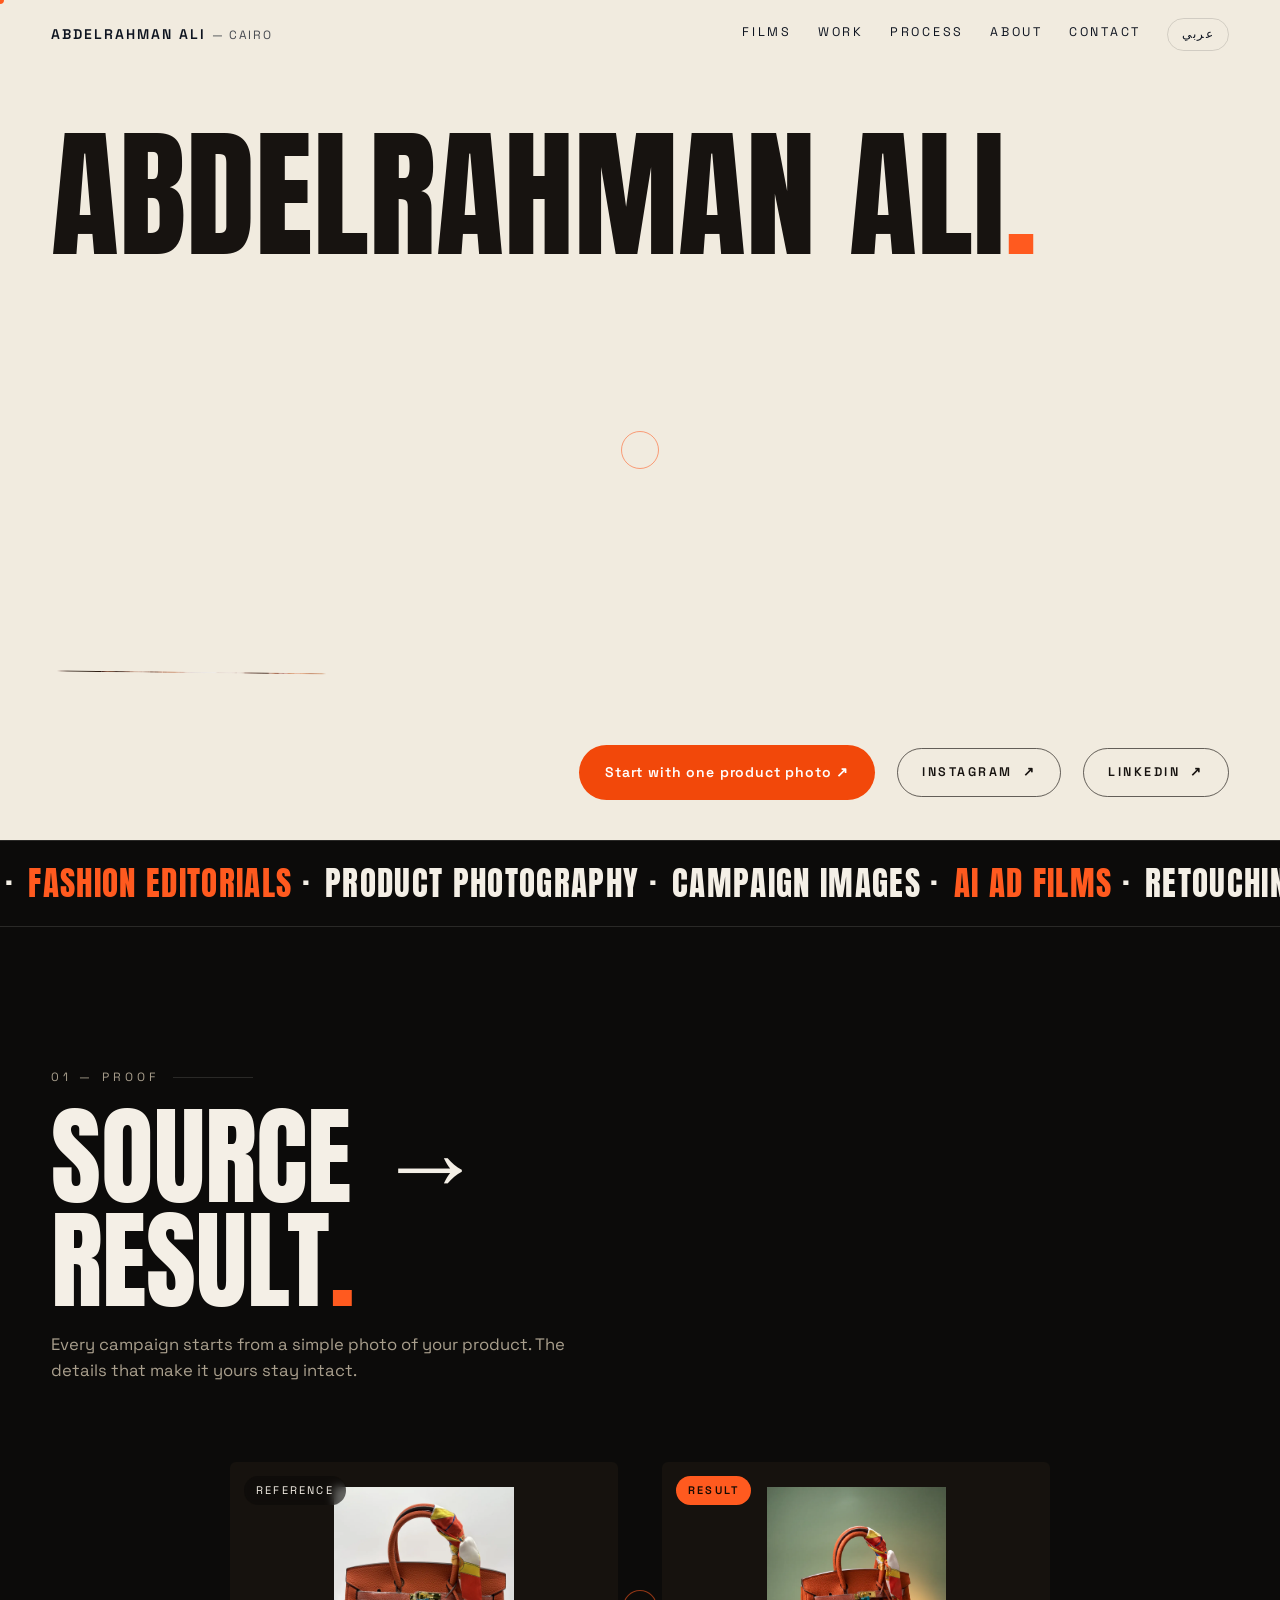
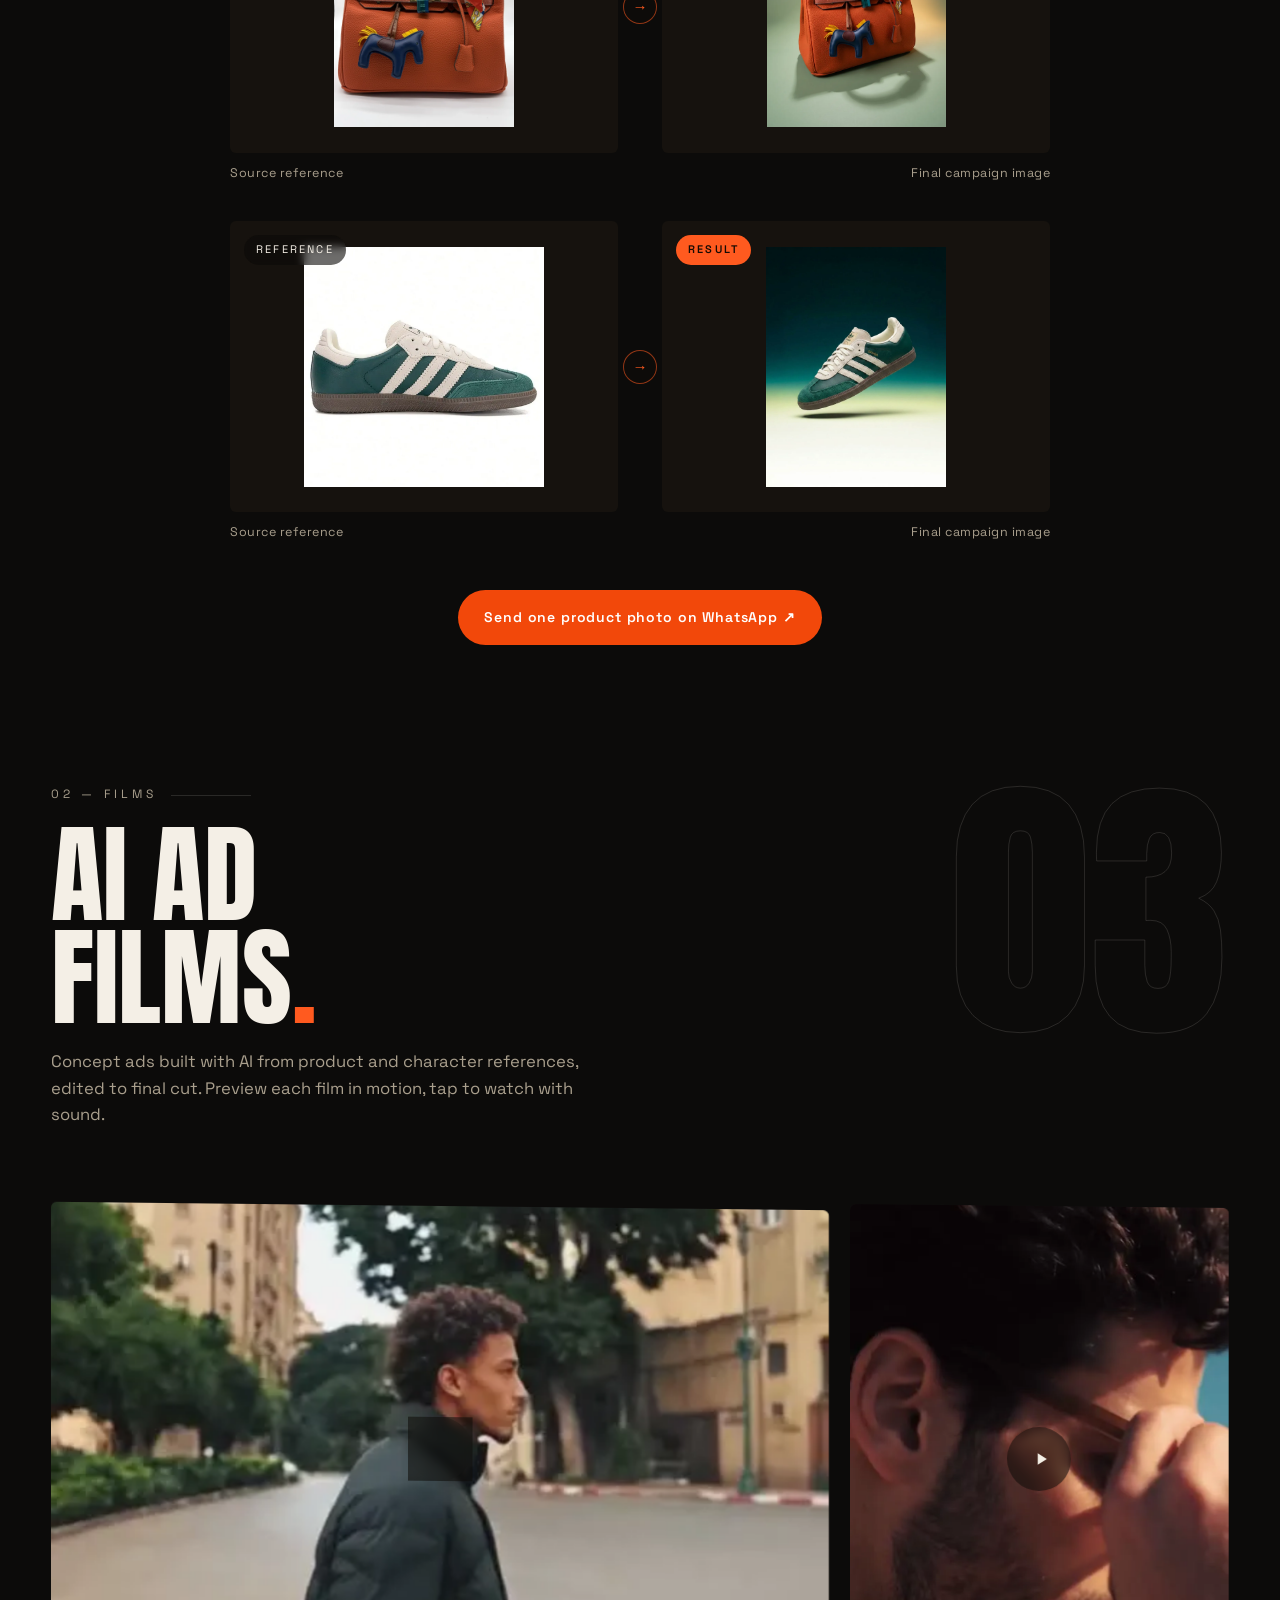
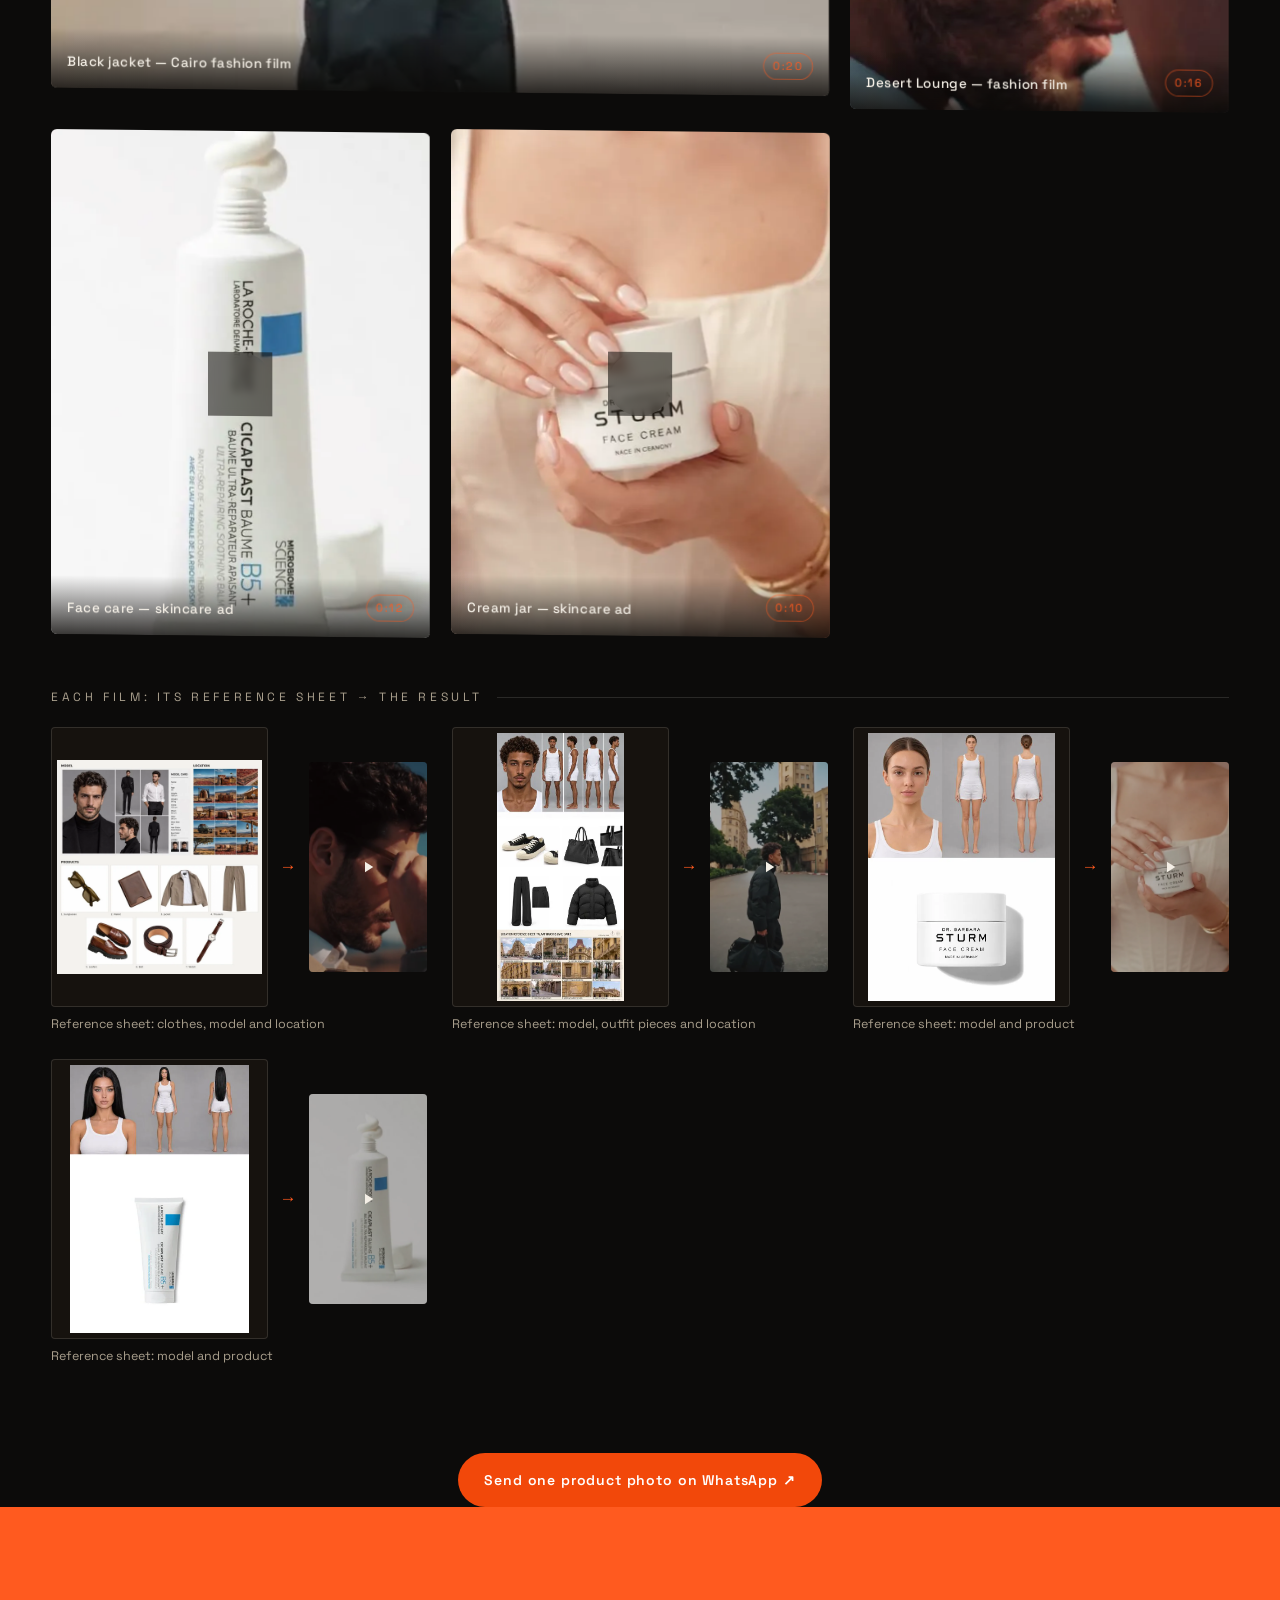
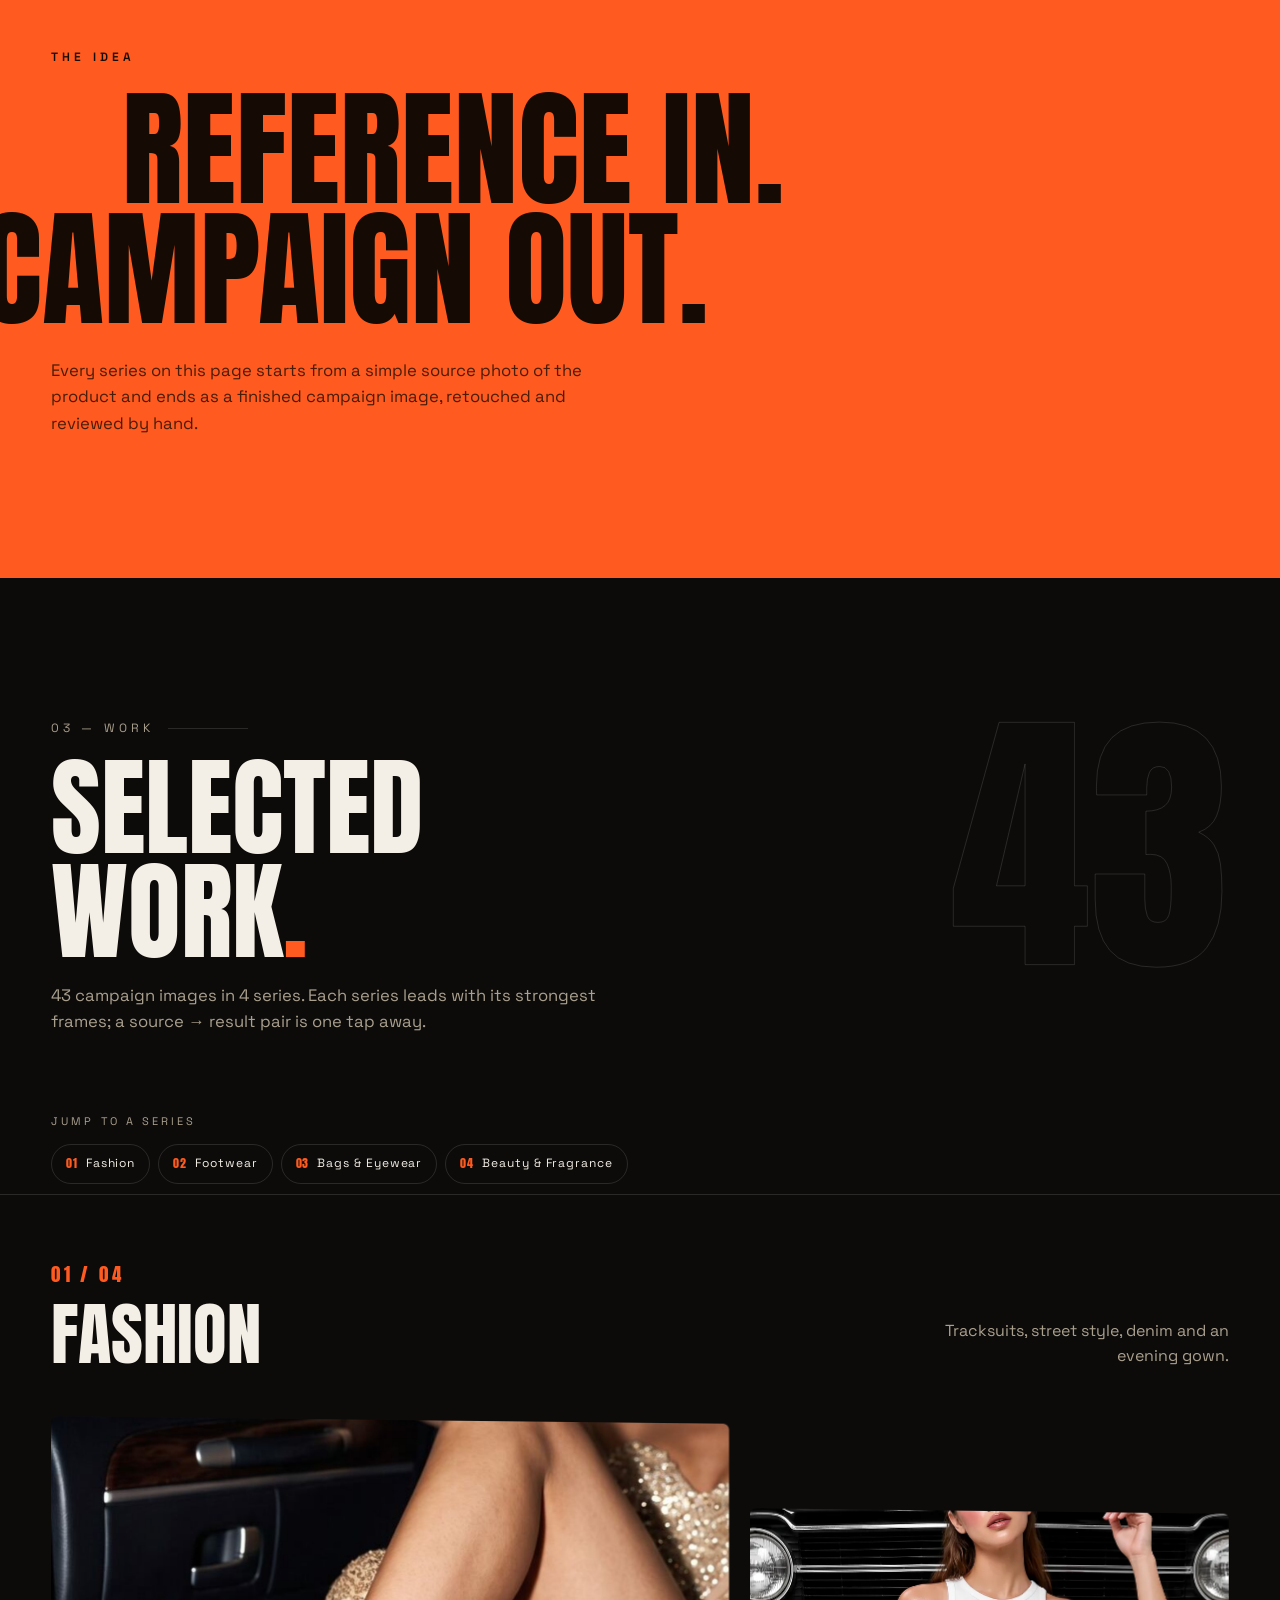
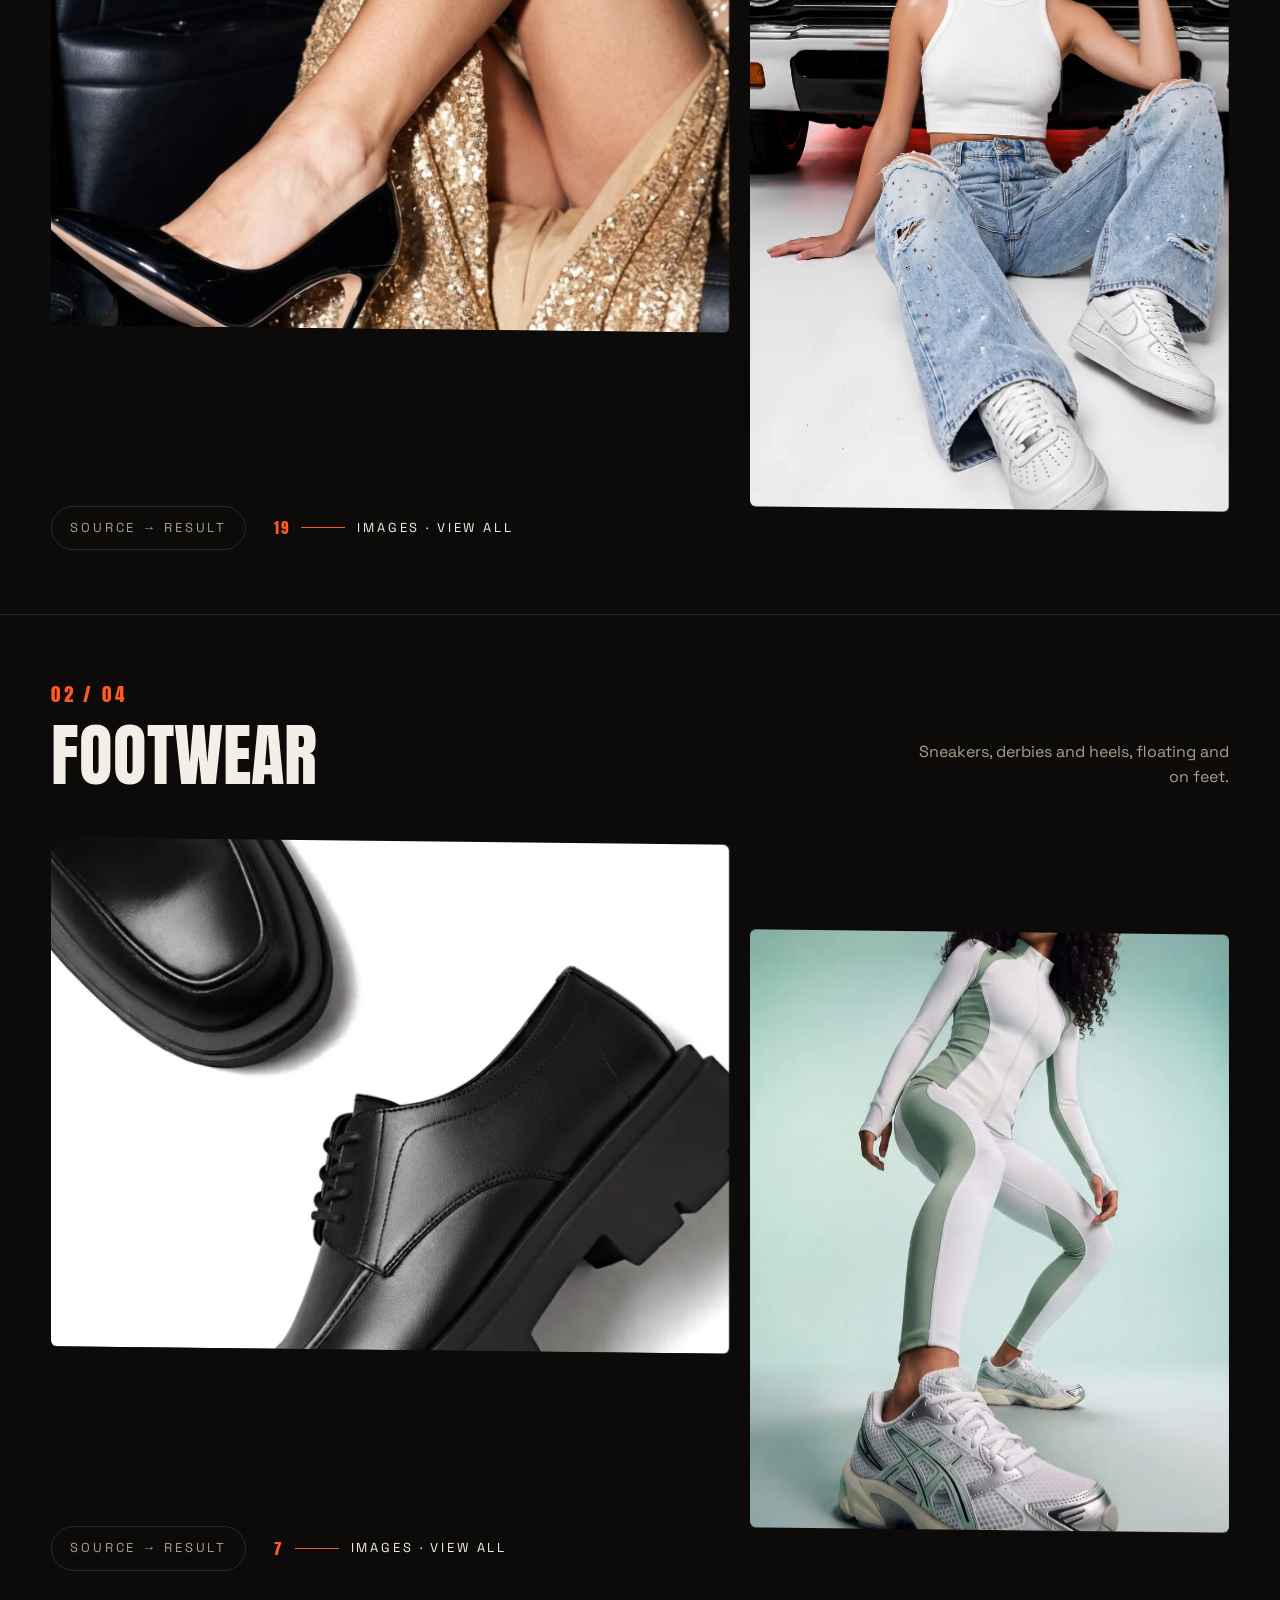
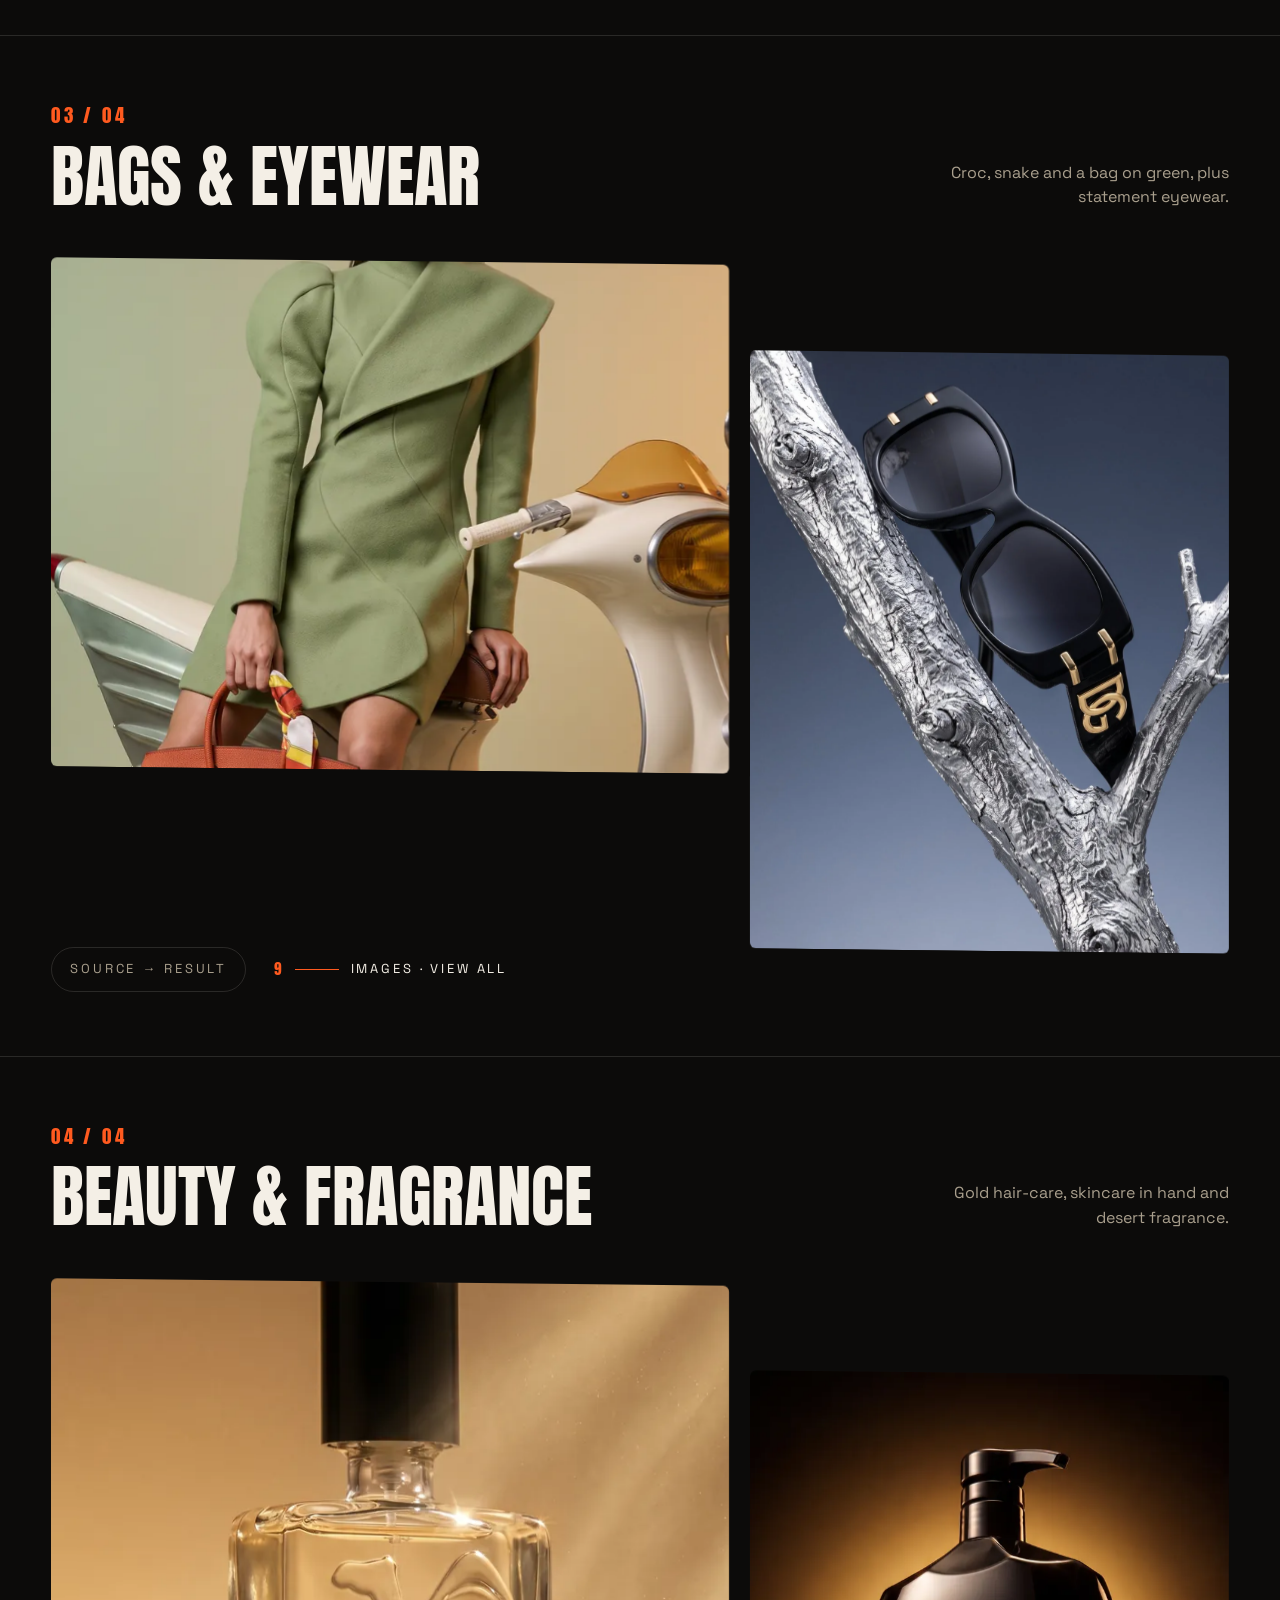
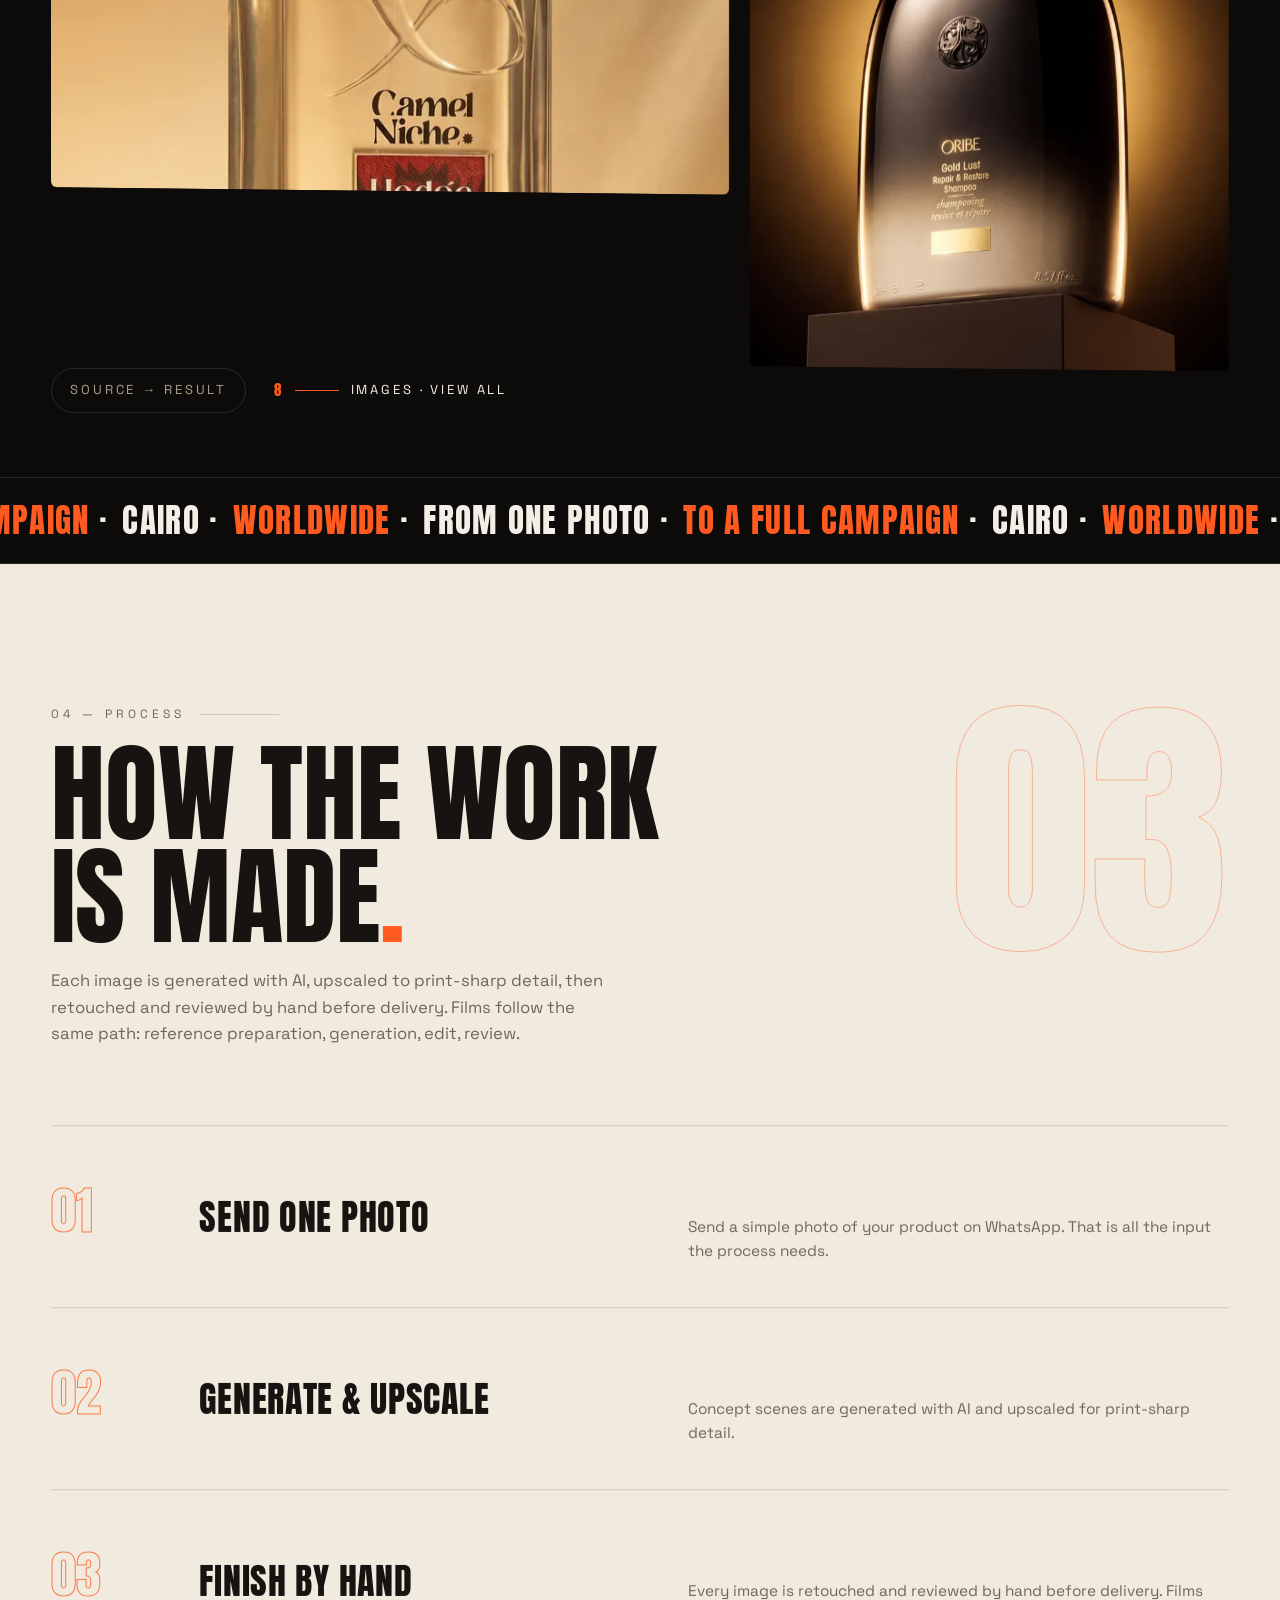
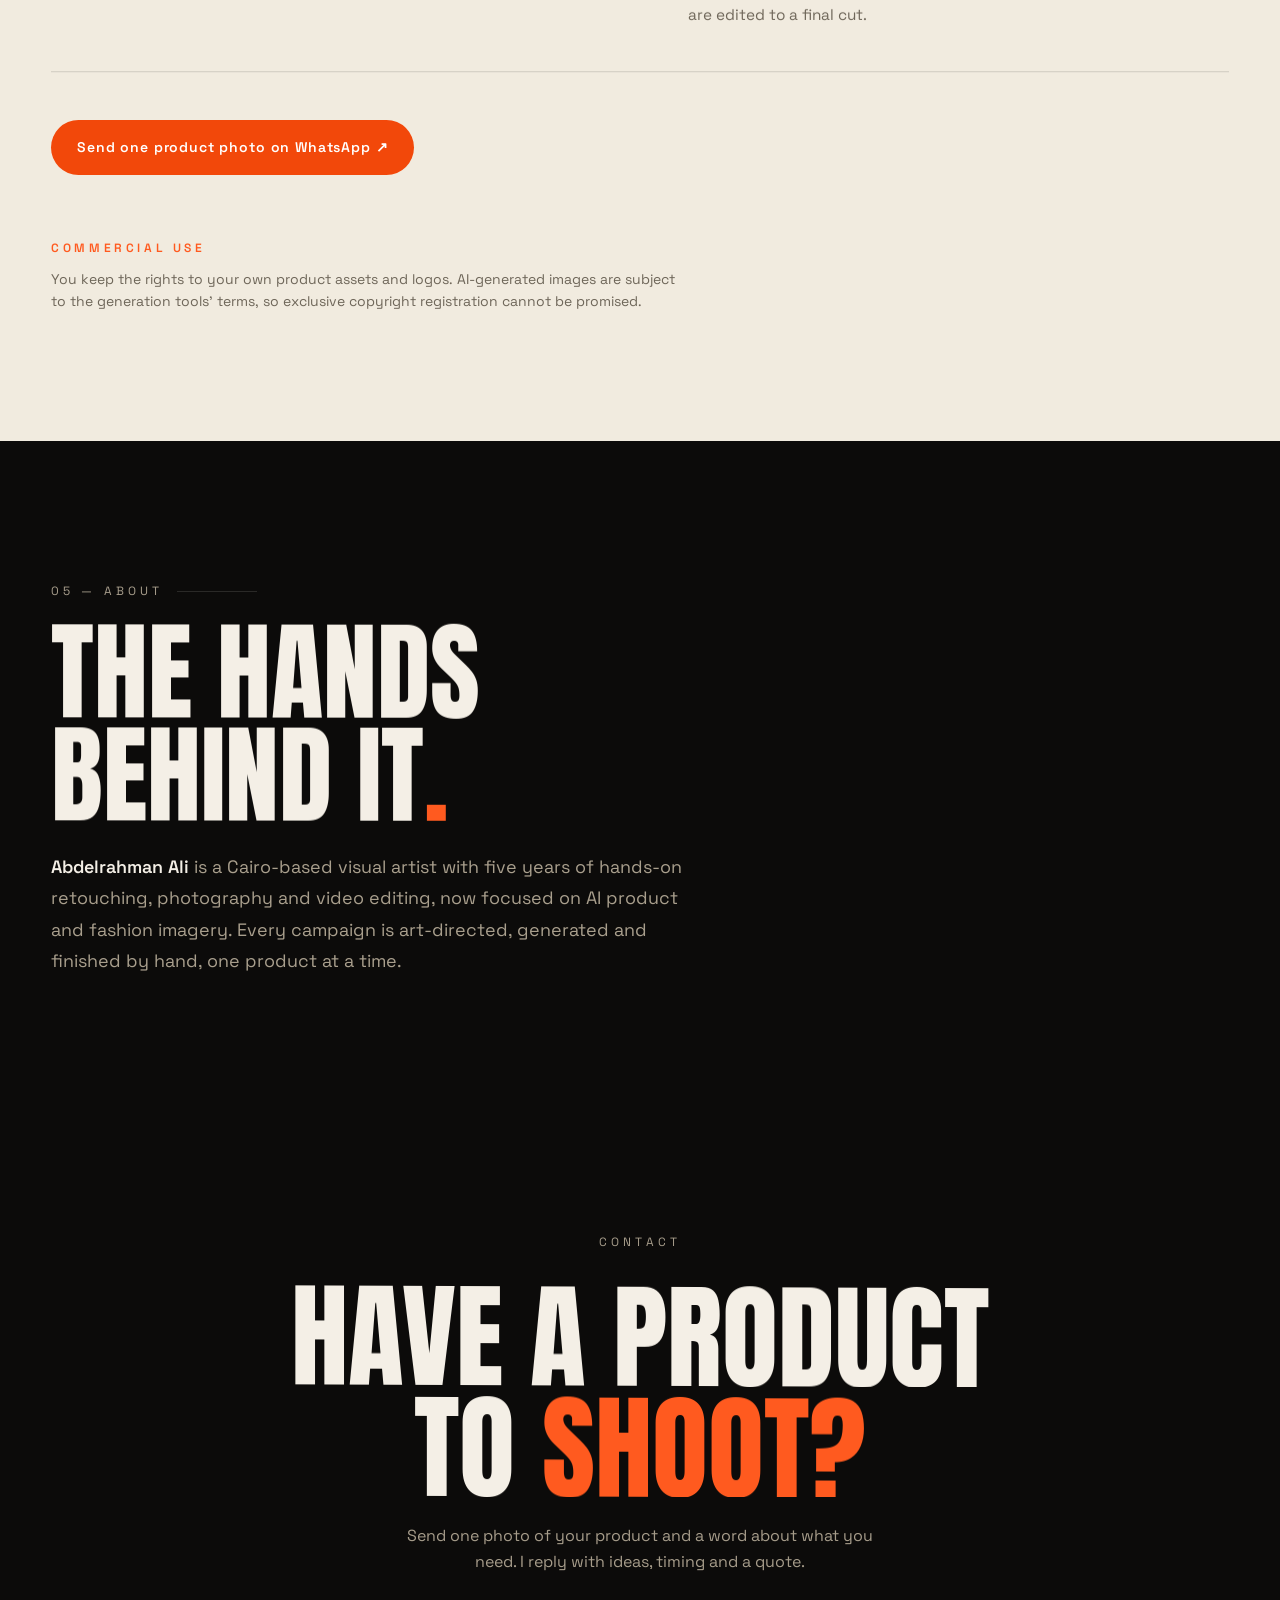
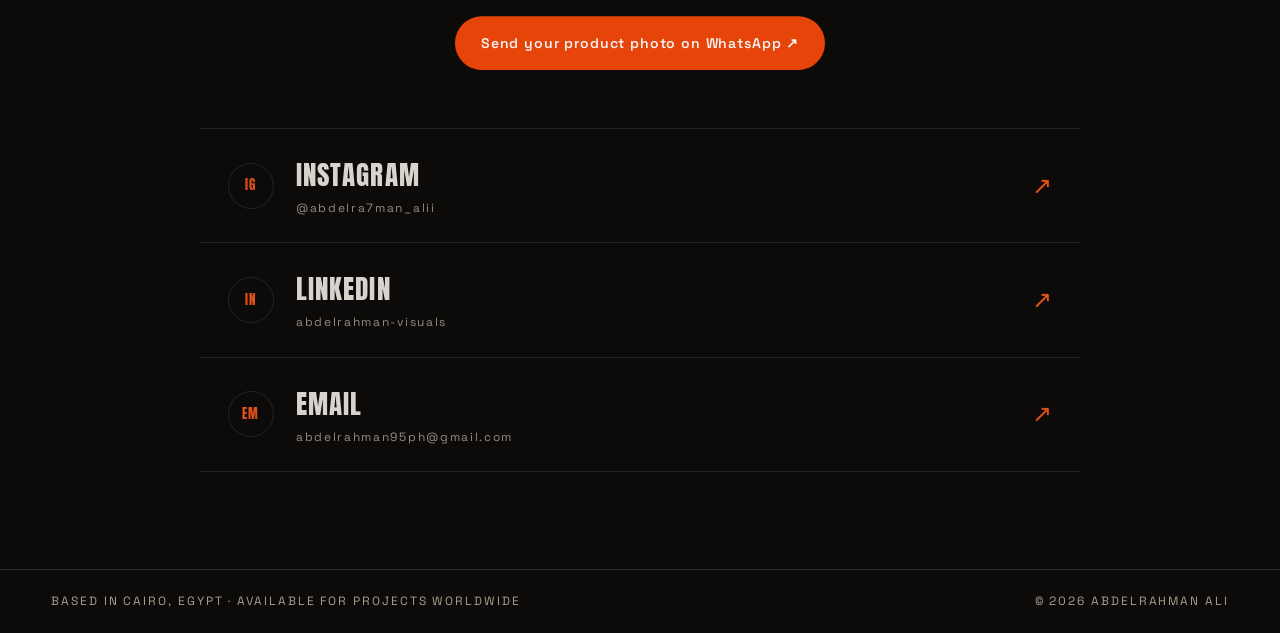
<file: index.html>
<!doctype html>
<html lang="en">
<head>
<meta charset="utf-8">
<meta name="viewport" content="width=device-width,initial-scale=1">
<title>Abdelrahman Ali | AI Product &amp; Fashion Photography</title>
<meta name="description" content="AI product and fashion photography, ad films and retouching by Abdelrahman Ali.">
<link rel="canonical" href="https://abdelrahman592.github.io/">
<link rel="icon" href="favicon.svg" type="image/svg+xml">
<meta property="og:type" content="website">
<meta property="og:url" content="https://abdelrahman592.github.io/">
<meta property="og:title" content="Abdelrahman Ali | AI Product &amp; Fashion Photography">
<meta property="og:description" content="AI product campaigns, fashion editorials and short ad films created from your product photos. Based in Cairo, working worldwide.">
<meta property="og:image" content="https://abdelrahman592.github.io/photos/gown-limo.webp">
<meta name="twitter:card" content="summary_large_image">
<meta name="twitter:title" content="Abdelrahman Ali | AI Product &amp; Fashion Photography">
<meta name="twitter:description" content="AI product campaigns, fashion editorials and short ad films created from your product photos. Based in Cairo, working worldwide.">
<meta name="twitter:image" content="https://abdelrahman592.github.io/photos/gown-limo.webp">
<link href="preview-v4/fonts/fonts.css" rel="stylesheet">
<style>
:root{
  --bg:#0c0b0a; --bg2:#161311; --ink:#f4efe6; --mut:#a99f8d; --acc:#ff5a1f;
  --paper:#f1ebdf; --inkd:#171310; --mutd:#6e6659; --lined:rgba(23,19,16,.16);
  --line:rgba(244,239,230,.13); --pad:clamp(20px,4vw,64px);
  --anton:'Anton',sans-serif; --grot:'Space Grotesk',sans-serif;
}
*{margin:0;padding:0;box-sizing:border-box}
html{scrollbar-width:thin;scrollbar-color:var(--acc) var(--bg)}
html.lenis,html.lenis body{height:auto}
.lenis.lenis-smooth{scroll-behavior:auto!important}
body{background:var(--bg);color:var(--ink);font-family:var(--grot);font-size:16px;line-height:1.6;overflow-x:hidden}
::selection{background:var(--acc);color:#160b04}
img{display:block;max-width:100%}
a{color:inherit;text-decoration:none}
button{font:inherit;color:inherit;background:none;border:0;cursor:pointer}
.gold{color:var(--acc)}
.wrap{padding-left:var(--pad);padding-right:var(--pad)}

/* ---------- loader ---------- */
#loader{position:fixed;inset:0;z-index:200;background:#0a0806;display:flex;align-items:center;justify-content:center;flex-direction:column;gap:18px}
#loader .mono{font-family:var(--anton);font-size:clamp(90px,18vw,220px);line-height:1;color:var(--ink)}
#loader .mono span{color:var(--acc)}
#loader .count{position:absolute;right:var(--pad);bottom:calc(var(--pad) - 8px);font-family:var(--anton);font-size:clamp(40px,7vw,90px);color:rgba(244,239,230,.28)}
#loader .tag{font-size:12px;letter-spacing:.35em;text-transform:uppercase;color:var(--mut)}
#loader{animation:loaderhide .6s ease 4s forwards}
@keyframes loaderhide{to{opacity:0;visibility:hidden}}

/* ---------- cursor ---------- */
.cursor,.cursor2{position:fixed;top:0;left:0;pointer-events:none;z-index:180;border-radius:50%;display:none}
@media(hover:hover) and (pointer:fine){.cursor{display:block}.cursor2{display:flex}}
.cursor{width:8px;height:8px;background:var(--acc);transform:translate(-50%,-50%)}
.cursor2{width:38px;height:38px;border:1px solid rgba(255,90,31,.55);transform:translate(-50%,-50%);transition:width .25s,height .25s,background .25s;align-items:center;justify-content:center}
.cursor2 .cl{font:600 9px/1 var(--grot);letter-spacing:.18em;text-transform:uppercase;color:#171310;opacity:0;transition:opacity .2s}
.cursor2.view{width:78px;height:78px;background:var(--acc);border-color:var(--acc)}
.cursor2.view .cl{opacity:1}
.cursor2.big{width:74px;height:74px;background:rgba(255,90,31,.12)}

/* ---------- nav ---------- */
.nav{position:fixed;top:0;left:0;right:0;z-index:100;display:flex;justify-content:space-between;align-items:center;padding:18px var(--pad);mix-blend-mode:difference;color:#fff;transition:background .35s,padding .35s,border-color .35s;border-bottom:1px solid transparent}
.nav.scrolled{mix-blend-mode:normal;background:rgba(10,8,6,.86);backdrop-filter:blur(12px);-webkit-backdrop-filter:blur(12px);border-bottom-color:var(--line);padding-top:13px;padding-bottom:13px;color:var(--ink)}
.nav .brand{font-family:var(--grot);font-weight:600;font-size:14px;letter-spacing:.14em;text-transform:uppercase}
.nav .brand em{font-style:normal;font-weight:400;letter-spacing:.14em;font-size:12px;opacity:.75}
.nav ul{display:flex;gap:26px;list-style:none}
.nav ul a{font-size:12.5px;letter-spacing:.22em;text-transform:uppercase;position:relative;padding:4px 0}
.nav ul a::after{content:"";position:absolute;left:0;bottom:0;height:1px;width:100%;background:#fff;transform:scaleX(0);transform-origin:right;transition:transform .35s cubic-bezier(.65,0,.35,1)}
.nav ul a:hover::after{transform:scaleX(1);transform-origin:left}
@media(max-width:640px){.nav{padding:14px var(--pad)}.nav ul{gap:14px}.nav ul a{font-size:11px;letter-spacing:.16em}.nav .brand{font-size:12px;white-space:nowrap}.nav .brand em{display:none}.nav ul li:nth-child(3){display:none}}

/* ---------- hero ---------- */
.hero{position:relative;background:var(--paper);color:var(--inkd);padding-top:clamp(84px,10vh,110px);overflow:hidden}
.hero-kick{display:flex;justify-content:space-between;gap:14px;flex-wrap:wrap;padding:0 var(--pad);font-size:12px;letter-spacing:.28em;text-transform:uppercase;color:var(--mutd)}
.hero-kick b{color:var(--acc);font-weight:600}
.hero-title{padding:clamp(14px,2.4vh,26px) var(--pad) 0}
.hero h1{font-family:var(--anton);font-weight:400;font-size:clamp(40px,10.9vw,190px);line-height:.92;text-transform:uppercase;white-space:nowrap}
.hero h1 .row{display:block;overflow:hidden}
.hero h1 .row>span{display:inline-block}
.hero h1 .dot{color:var(--acc)}
.hero-strip{display:flex;align-items:flex-end;gap:clamp(10px,1.4vw,20px);padding:clamp(24px,4vh,42px) var(--pad) 0}
.hcard{position:relative;flex:1 1 0;min-width:0;border-radius:10px;overflow:hidden;background:#ddd2c0;transition:flex-grow .95s cubic-bezier(.22,1,.36,1)}
.hcard img{position:absolute;inset:0;width:100%;height:100%;object-fit:cover}
.hcard:hover{flex-grow:2.15}
.hcard figcaption{position:absolute;left:10px;bottom:10px;font-size:10.5px;letter-spacing:.16em;text-transform:uppercase;background:rgba(12,11,10,.55);color:#f4efe6;padding:5px 10px;border-radius:100px;backdrop-filter:blur(4px)}
.hcard:nth-child(1){height:clamp(170px,26vh,300px)}
.hcard:nth-child(2){height:clamp(215px,36vh,400px)}
.hcard:nth-child(3){height:clamp(185px,30vh,340px)}
.hcard:nth-child(4){height:clamp(240px,42vh,460px)}
.hcard:nth-child(5){height:clamp(175px,27vh,310px)}
.hcard:nth-child(6){height:clamp(210px,34vh,380px)}
.hero-low{display:flex;justify-content:space-between;align-items:flex-end;gap:28px;flex-wrap:wrap;padding:clamp(26px,4.5vh,44px) var(--pad) clamp(26px,4.5vh,44px)}
.hero-sub{max-width:470px;color:var(--mutd);font-size:clamp(15px,1.4vw,18px)}
.hero-sub b{color:var(--inkd);font-weight:600}
.btn-solid{display:inline-flex;align-items:center;gap:10px;background:#f2480a;color:#fff;font-weight:700;font-size:14px;letter-spacing:.06em;padding:16px 26px;border-radius:100px;transition:transform .3s,background .3s}
.btn-solid:hover{background:#ff5a1f}
.btn-ghost{display:inline-flex;align-items:center;gap:10px;font-size:12.5px;font-weight:600;letter-spacing:.2em;text-transform:uppercase;border:1.5px solid rgba(23,19,16,.65);border-radius:999px;padding:13px 24px;transition:background .35s,color .35s,border-color .35s}
.btn-ghost::after{content:'\2197';font-size:13px;transition:transform .35s}
.btn-ghost:hover{background:var(--inkd);border-color:var(--inkd);color:var(--paper)}
.btn-ghost:hover::after{transform:translate(2px,-3px)}
.hero-cta{display:flex;align-items:center;gap:22px;flex-wrap:wrap}
.hero .btn-ghost{color:var(--inkd)}
@media(max-width:900px){
.hero-strip{overflow-x:auto;scrollbar-width:none;padding-bottom:6px}
.hero-strip::-webkit-scrollbar{display:none}
.hcard{flex:0 0 auto;width:58vw}
.hcard:hover{flex-grow:1}
.hcard:nth-child(1),.hcard:nth-child(3),.hcard:nth-child(5){height:210px}
.hcard:nth-child(2),.hcard:nth-child(4),.hcard:nth-child(6){height:260px}
.hero-kick span:last-child{display:none}
}

/* ---------- marquee ---------- */
.marquee{overflow:hidden;border-top:1px solid var(--line);border-bottom:1px solid var(--line);padding:16px 0;background:var(--bg)}
.marquee .track{display:flex;width:max-content;animation:mq 26s linear infinite}
.marquee span{font-family:var(--anton);font-size:clamp(20px,2.6vw,34px);text-transform:uppercase;letter-spacing:.04em;white-space:nowrap;padding-right:14px;color:var(--ink)}
.marquee span em{font-style:normal;color:var(--acc)}
@keyframes mq{to{transform:translateX(-50%)}}
.marquee.rev .track{animation-direction:reverse}

/* ---------- section heads ---------- */
.sec{padding:clamp(80px,11vw,150px) 0 0}
.sec-head{position:relative;padding:0 var(--pad);margin-bottom:clamp(44px,6vw,84px)}
.sec-label{display:flex;align-items:center;gap:14px;font-size:12px;letter-spacing:.34em;text-transform:uppercase;color:var(--mut);margin-bottom:18px}
.sec-label::after{content:"";height:1px;width:80px;background:var(--line)}
.sec-title{font-family:var(--anton);font-weight:400;font-size:clamp(46px,8.4vw,124px);line-height:.96;text-transform:uppercase}
.sec-title .row{display:block;overflow:hidden}.sec-title .row>span{display:inline-block}
.sec-note{max-width:560px;color:var(--mut);margin-top:20px;font-size:clamp(14px,1.3vw,17px)}
.ghost{position:absolute;top:-.35em;right:var(--pad);font-family:var(--anton);font-size:clamp(120px,22vw,320px);line-height:1;color:transparent;-webkit-text-stroke:1px rgba(244,239,230,.13);pointer-events:none;user-select:none}

/* ---------- series ---------- */
.series{position:relative;padding:clamp(38px,5vw,72px) var(--pad);border-top:1px solid var(--line);scroll-margin-top:70px}
.series-top{display:flex;align-items:flex-end;justify-content:space-between;gap:24px;margin-bottom:clamp(30px,4vw,54px);flex-wrap:wrap}
.series-id{font-family:var(--anton);font-size:clamp(15px,1.5vw,19px);color:var(--acc);letter-spacing:.18em;margin-bottom:12px}
.series-title{font-family:var(--anton);font-weight:400;font-size:clamp(34px,5.4vw,84px);line-height:.98;text-transform:uppercase}
.series-tag{font-size:clamp(14px,1.25vw,17px);color:var(--mut);max-width:320px;text-align:right;line-height:1.55}
@media(max-width:760px){.series-tag{text-align:left}}

.shot-x{display:none!important}
.sindex{margin:clamp(28px,4vw,48px) var(--pad) 0;position:relative}
.sindex-label{display:block;font-size:11px;letter-spacing:.28em;text-transform:uppercase;color:var(--mut,#8f887c);margin-bottom:14px}
.sindex-row{display:flex;gap:8px;overflow-x:auto;padding-bottom:10px;scrollbar-width:none;-webkit-overflow-scrolling:touch}
.sindex-row::-webkit-scrollbar{display:none}
.sindex-row a{flex:0 0 auto;display:inline-flex;align-items:center;gap:8px;padding:9px 14px;border:1px solid var(--line);border-radius:999px;font-size:12px;letter-spacing:.08em;color:var(--ink);text-decoration:none;white-space:nowrap;transition:border-color .35s,color .35s}
.sindex-row a b{font-family:var(--anton);font-weight:400;font-size:12px;color:var(--acc);letter-spacing:.06em}
.sindex-row a:hover{border-color:var(--acc)}
.sgrid{display:grid;grid-template-columns:repeat(12,1fr);gap:clamp(12px,1.6vw,24px)}
.shot{position:relative;overflow:hidden;border-radius:6px;background:var(--bg2)}
.shot img{width:100%;height:100%;object-fit:cover;transform:scale(1.12)}
.shot .cap{position:absolute;left:12px;bottom:10px;font-size:11px;letter-spacing:.18em;text-transform:uppercase;color:rgba(244,239,230,.85);background:rgba(13,11,9,.55);backdrop-filter:blur(4px);padding:5px 10px;border-radius:100px}
.a-43{aspect-ratio:4/5}.a-11{aspect-ratio:1/1}.a-169{aspect-ratio:4/3}
.sp3{grid-column:span 3}.sp4{grid-column:span 4}.sp5{grid-column:span 5}.sp6{grid-column:span 6}.sp7{grid-column:span 7}.sp8{grid-column:span 8}
.push1{margin-top:clamp(24px,4vw,72px)}.push2{margin-top:clamp(48px,8vw,140px)}
@media(max-width:760px){.sp3,.sp4,.sp5{grid-column:span 6}.sp6,.sp7,.sp8{grid-column:span 12}.push2{margin-top:0}}
@media(max-width:520px){.sp3,.sp4,.sp5{grid-column:span 12}}

/* reference -> result duo: two independent panels, no overlay */
.duo{grid-column:span 12;display:grid;grid-template-columns:5fr 58px 7fr;align-items:center;margin:14px 0 0}
.duo-panel{position:relative;border-radius:6px;overflow:hidden;background:#16120e;height:clamp(300px,54vh,600px)}
.duo-panel img{width:100%;height:100%;object-fit:contain;padding:clamp(12px,2vw,26px)}
.duo-wipe{position:absolute;inset:0}
.duo-wipe img{position:absolute;inset:0}
.duo-edge{position:absolute;top:0;bottom:0;left:0;width:2px;background:var(--acc);box-shadow:0 0 24px rgba(255,90,31,.9);opacity:0;pointer-events:none;z-index:2}
.duo-link{position:relative;height:1px;background:linear-gradient(90deg,rgba(255,90,31,0),var(--acc),rgba(255,90,31,0));transform-origin:left center}
.duo-link b{position:absolute;left:50%;top:50%;transform:translate(-50%,-50%);width:34px;height:34px;border-radius:50%;border:1px solid rgba(255,90,31,.55);background:#0d0b09;color:var(--acc);display:flex;align-items:center;justify-content:center;font-size:15px;font-weight:400}
.duo-tag{position:absolute;top:14px;left:14px;font-size:11px;letter-spacing:.2em;text-transform:uppercase;padding:6px 12px;border-radius:100px;background:rgba(13,11,9,.6);backdrop-filter:blur(4px);z-index:2}
.duo-tag.gold{background:var(--acc);color:#160b04;font-weight:600}
.duo-cap{grid-column:1/-1;display:flex;justify-content:space-between;gap:18px;margin-top:10px;font-size:12.5px;color:var(--mut);letter-spacing:.04em}
.duo-cap span:last-child{text-align:right}
.duo.slim{grid-template-columns:1fr 44px 1fr;max-width:820px;margin:clamp(20px,3vw,40px) auto 0}
.duo.slim .duo-panel{height:auto;aspect-ratio:4/3}
.duo.slim .duo-link{height:44px;width:44px;margin:0 auto;background:none}
@media(max-width:760px){.series{padding:30px var(--pad)}.series-top{margin-bottom:18px;gap:10px}.series-id{margin-bottom:8px}.series-title{font-size:clamp(28px,8.6vw,42px)}.series-tag{font-size:13px;max-width:none}
.sgrid{gap:10px}
.sgrid .shot{grid-column:span 6}
.sgrid .shot.push1{margin-top:0}
.sgrid .shot.a-43,.sgrid .shot.a-11,.sgrid .shot.a-169{aspect-ratio:4/5}
.shot img{transform:none}
.shot .cap{font-size:9px;left:8px;bottom:8px;padding:4px 8px;letter-spacing:.12em}
.viewall{margin-top:16px}
.duo{grid-template-columns:1fr 30px 1fr;max-width:none;margin-top:10px;gap:0}.duo-panel{height:auto;aspect-ratio:3/4}.duo-panel img{padding:8px}.duo-link{height:30px;width:30px;margin:0;background:none}.duo-cap{font-size:10px;gap:8px}}
.viewall{display:inline-flex;align-items:center;gap:12px;margin-top:clamp(22px,3vw,36px);font-size:13px;letter-spacing:.22em;text-transform:uppercase;color:var(--ink)}
.viewall b{font-family:var(--anton);font-weight:400;color:var(--acc);font-size:15px;letter-spacing:.1em}
.viewall i{display:block;width:44px;height:1px;background:var(--acc);transition:width .35s}
.viewall:hover i{width:72px}


.duo-wrap{grid-column:span 12}
.duo-wrap[hidden]{display:none}
.sactions{display:flex;align-items:center;gap:28px;flex-wrap:wrap}
.srcbtn{display:inline-flex;align-items:center;gap:10px;margin-top:clamp(22px,3vw,36px);font-size:13px;letter-spacing:.22em;text-transform:uppercase;color:var(--mut);border:1px solid var(--line);border-radius:999px;padding:11px 18px;transition:color .3s,border-color .3s}
.srcbtn:hover{color:var(--ink);border-color:var(--acc)}
.srcbtn[aria-expanded="true"]{color:var(--acc);border-color:var(--acc)}
@media(max-width:760px){.srcbtn{margin-top:16px;font-size:12px;padding:9px 14px}.sactions{gap:20px}}
/* ---------- films ---------- */
.films-grid{display:grid;grid-template-columns:repeat(12,1fr);gap:clamp(12px,1.6vw,24px);padding:0 var(--pad)}
.vcard{position:relative;overflow:hidden;border-radius:6px;background:var(--bg2);cursor:pointer;grid-column:span 4;aspect-ratio:9/12}
.vcard.feat{grid-column:span 8;aspect-ratio:16/10}
@media(max-width:760px){.vcard,.vcard.feat{grid-column:span 12;aspect-ratio:16/10}}
.vcard video,.vcard img.poster{position:absolute;inset:0;width:100%;height:100%;object-fit:cover}
.vcard video{opacity:0;transition:opacity .45s}
.vcard.playing video{opacity:1}
.vcard .vmeta{position:absolute;left:0;right:0;bottom:0;padding:16px;display:flex;justify-content:space-between;align-items:flex-end;background:linear-gradient(transparent,rgba(10,8,6,.8));z-index:2}
.vcard .vname{font-size:13.5px;font-weight:500;letter-spacing:.04em}
.vcard .vdur{font-size:11px;letter-spacing:.14em;color:var(--acc);border:1px solid rgba(255,90,31,.5);padding:4px 9px;border-radius:100px}
.vcard .playic{position:absolute;top:50%;left:50%;transform:translate(-50%,-50%);width:64px;height:64px;border-radius:50%;background:rgba(13,11,9,.55);backdrop-filter:blur(4px);display:flex;align-items:center;justify-content:center;z-index:2;transition:transform .3s,opacity .3s}
.vcard:hover .playic{transform:translate(-50%,-50%) scale(1.12)}
.vcard.playing .playic{opacity:0}
.playic svg{width:20px;height:20px;fill:var(--ink);margin-left:3px}

/* film reference strip */
.refstrip-head{padding:clamp(34px,4vw,54px) var(--pad) 16px;display:flex;align-items:center;gap:14px;font-size:12px;letter-spacing:.3em;text-transform:uppercase;color:var(--mut)}
.refstrip-head::after{content:"";height:1px;flex:1;background:var(--line)}
.refstrip{display:flex;gap:clamp(14px,1.8vw,26px);overflow-x:auto;padding:4px var(--pad) 26px;scrollbar-width:thin}
.refpair{flex:0 0 auto;display:flex;flex-direction:column;gap:8px;width:240px}
.refpair .pair{display:flex;align-items:center;gap:10px}
.refimg{width:100px;height:136px;object-fit:contain;background:#16120e;border:1px solid var(--line);border-radius:4px;padding:5px}
.pair .arr{color:var(--acc);font-size:17px}
.filmthumb{position:relative;width:100px;height:136px;border-radius:4px;overflow:hidden;cursor:pointer;background:var(--bg2);text-align:left}
.filmthumb img{width:100%;height:100%;object-fit:cover}
.filmthumb .miniplay{position:absolute;inset:0;display:flex;align-items:center;justify-content:center;background:rgba(10,8,6,.3);transition:background .3s}
.filmthumb:hover .miniplay{background:rgba(10,8,6,.1)}
.miniplay svg{width:18px;height:18px;fill:var(--ink)}
.refcap{font-size:11.5px;color:var(--mut);line-height:1.45}

/* ---------- statement band ---------- */
.band{background:var(--acc);color:#160b04;padding:clamp(80px,11vw,150px) var(--pad)}
.band-kick{font-size:12px;letter-spacing:.34em;text-transform:uppercase;font-weight:600;margin-bottom:22px}
.band-title{font-family:var(--anton);font-weight:400;font-size:clamp(52px,10vw,150px);line-height:.94;text-transform:uppercase}
.band-title .row{display:block;overflow:hidden}.band-title .row>span{display:inline-block}
.band-note{margin-top:28px;max-width:540px;font-size:clamp(14px,1.3vw,17px);color:rgba(22,11,4,.78)}

/* ---------- paper section ---------- */
.on-paper{background:var(--paper);color:var(--inkd);padding-bottom:clamp(80px,10vw,140px)}
.on-paper .sec-label,.on-paper .sec-note,.on-paper .step p,.on-paper .fineprint p{color:var(--mutd)}
.on-paper .sec-label::after{background:var(--lined)}
.on-paper .ghost{-webkit-text-stroke:1px rgba(255,90,31,.4)}
.on-paper .step{border-top-color:var(--lined)}
.on-paper .step:last-child{border-bottom-color:var(--lined)}
.on-paper .fineprint h4{color:var(--acc)}

/* ---------- process ---------- */
.steps{padding:0 var(--pad)}
.step{display:grid;grid-template-columns:110px 1fr 1.2fr;gap:clamp(16px,3vw,48px);align-items:baseline;padding:clamp(26px,3.4vw,44px) 0;border-top:1px solid var(--line)}
.step:last-child{border-bottom:1px solid var(--line)}
.step .n{font-family:var(--anton);font-size:clamp(30px,4vw,54px);color:transparent;-webkit-text-stroke:1px rgba(255,90,31,.8)}
.step h3{font-family:var(--anton);font-weight:400;font-size:clamp(22px,2.8vw,38px);text-transform:uppercase;letter-spacing:.02em}
.step p{color:var(--mut);font-size:clamp(14px,1.2vw,16px)}
@media(max-width:760px){.step{grid-template-columns:64px 1fr}.step p{grid-column:2}}
.fineprint{display:grid;grid-template-columns:1fr 1fr;gap:clamp(20px,4vw,60px);padding:clamp(40px,5vw,64px) var(--pad) 0}
.fineprint h4{font-size:12px;letter-spacing:.3em;text-transform:uppercase;color:var(--acc);margin-bottom:10px}
.fineprint p{color:var(--mut);font-size:14px}
@media(max-width:760px){.fineprint{grid-template-columns:1fr}}

/* ---------- contact ---------- */
.contact{padding:clamp(90px,12vw,170px) var(--pad) clamp(60px,8vw,100px);text-align:center}
.contact .c-kick{font-size:12px;letter-spacing:.34em;text-transform:uppercase;color:var(--mut);margin-bottom:24px}
.contact h2{font-family:var(--anton);font-weight:400;font-size:clamp(44px,9vw,140px);line-height:.96;text-transform:uppercase}
.contact h2 .acc{color:var(--acc)}
.contact p{max-width:480px;margin:26px auto 0;color:var(--mut)}
.contact .c-actions{display:flex;justify-content:center;align-items:center;gap:20px;margin-top:40px;flex-wrap:wrap}
.contact .c-links{display:flex;flex-direction:column;margin:56px auto 0;max-width:880px}
.chan{position:relative;display:flex;align-items:center;gap:22px;padding:24px 28px;border-top:1px solid var(--line);overflow:hidden;isolation:isolate}
.chan:last-child{border-bottom:1px solid var(--line)}
.chan::after{content:'';position:absolute;inset:0;background:var(--acc);transform:scaleX(0);transform-origin:left;transition:transform .5s cubic-bezier(.76,0,.24,1);z-index:-1}
.chan:hover::after{transform:scaleX(1)}
.chan .badge{width:46px;height:46px;flex:0 0 auto;border:1px solid var(--line);border-radius:50%;display:flex;align-items:center;justify-content:center;font-family:var(--anton);font-size:13px;letter-spacing:.08em;color:var(--acc);transition:border-color .4s,color .4s}
.chan:hover .badge{border-color:var(--inkd);color:var(--inkd)}
.chan .who{flex:1 1 auto;text-align:left;min-width:0}
.chan .who b{display:block;font-family:var(--anton);font-weight:400;font-size:clamp(19px,2.4vw,27px);letter-spacing:.04em;text-transform:uppercase;color:var(--ink);transition:color .4s}
.chan .who span{display:block;margin-top:3px;font-size:12px;letter-spacing:.14em;color:var(--mut);transition:color .4s;white-space:nowrap;overflow:hidden;text-overflow:ellipsis}
.chan:hover .who b{color:var(--inkd)}
.chan:hover .who span{color:rgba(23,19,16,.62)}
.chan .go{font-size:24px;line-height:1;color:var(--acc);transition:transform .45s cubic-bezier(.76,0,.24,1),color .4s}
.chan:hover .go{transform:translate(6px,-6px);color:var(--inkd)}
@media(max-width:640px){
.chan{gap:14px;padding:18px 16px}
.chan .badge{width:38px;height:38px;font-size:11px}
.chan .go{font-size:19px}
}
footer{border-top:1px solid var(--line);padding:22px var(--pad);display:flex;justify-content:space-between;gap:14px;flex-wrap:wrap;font-size:12px;letter-spacing:.16em;text-transform:uppercase;color:var(--mut)}

/* ---------- lightbox ---------- */
.totop{position:fixed;right:16px;bottom:16px;width:46px;height:46px;border-radius:50%;border:1px solid rgba(244,239,230,.3);background:rgba(12,11,10,.85);color:#f4efe6;font-size:20px;line-height:1;cursor:pointer;z-index:90;opacity:0;pointer-events:none;transform:translateY(8px);transition:opacity .3s,transform .3s,border-color .2s}.totop.show{opacity:1;pointer-events:auto;transform:none}.totop:hover{border-color:var(--acc);color:var(--acc)}
.lb{position:fixed;inset:0;z-index:150;background:rgba(8,6,4,.94);display:flex;visibility:hidden;opacity:0;align-items:center;justify-content:center;flex-direction:column;transition:opacity .35s cubic-bezier(.22,1,.36,1),visibility 0s linear .35s}
.lb.open{visibility:visible;opacity:1;transition:opacity .35s cubic-bezier(.22,1,.36,1),visibility 0s}
.lb img{transition:opacity .28s ease,transform .5s cubic-bezier(.22,1,.36,1)}
.lb.open img{transform:none}
.lb:not(.open) img{transform:scale(.97)}
.srcbtn,.viewall{transition:color .3s,border-color .3s,transform .2s}
.srcbtn:active,.viewall:active,.lb .bar button:active,.lb .close:active{transform:scale(.96)}
.nav ul a,.lb .close{transition:color .3s,opacity .3s}
.lb .stage{max-width:min(1100px,92vw);max-height:78vh;display:flex;align-items:center;justify-content:center}
.lb img{max-width:100%;max-height:78vh;object-fit:contain;border-radius:4px}
.lb video{max-width:min(1100px,92vw);max-height:78vh;border-radius:4px}
.lb .bar{display:flex;align-items:center;gap:20px;margin-top:18px}
.lb .bar button{font-size:12px;letter-spacing:.2em;text-transform:uppercase;border:1px solid var(--line);padding:10px 18px;border-radius:100px;transition:border-color .3s,color .3s}
.lb .bar button:hover{border-color:var(--acc);color:var(--acc)}
.lb .lbcount{font-size:12px;letter-spacing:.2em;color:var(--mut)}
.lb .close{position:absolute;top:20px;right:var(--pad);font-size:12px;letter-spacing:.24em;text-transform:uppercase;color:var(--mut)}
.lb .close:hover{color:var(--acc)}

.hero h1 .ch{display:inline-block;transform-origin:0 100%}
@media(hover:hover) and (pointer:fine){
.hcard img{transition:transform 1.2s cubic-bezier(.22,1,.36,1)}
.hcard:hover img{transform:scale(1.12)}
.hcard figcaption{transition:transform .6s cubic-bezier(.22,1,.36,1),opacity .6s cubic-bezier(.22,1,.36,1)}
.hcard:hover figcaption{transform:translateY(-4px)}
.shot,.vcard{transition:box-shadow .8s cubic-bezier(.22,1,.36,1)}
.shot:hover,.vcard:hover{box-shadow:0 32px 64px -20px rgba(0,0,0,.6)}
.shot::after,.vcard::after{content:'';position:absolute;inset:0;background:radial-gradient(430px circle at var(--mx,50%) var(--my,50%),rgba(255,255,255,.13),transparent 62%);opacity:0;transition:opacity .55s cubic-bezier(.22,1,.36,1);pointer-events:none;z-index:1}
.shot:hover::after,.vcard:hover::after{opacity:1}
.shot .cap{z-index:2}
.vcard img.poster,.vcard video{transition:transform 1.1s cubic-bezier(.22,1,.36,1),opacity .45s}
.vcard:hover img.poster,.vcard:hover video{transform:scale(1.07)}
.vcard .vmeta{transition:transform .55s cubic-bezier(.22,1,.36,1)}
.vcard:hover .vmeta{transform:translateY(-6px)}
.vcard .playic{transition:transform .55s cubic-bezier(.22,1,.36,1),opacity .4s}
}
/* reveal defaults (JS enhances) */
.reveal{will-change:transform}
@media(prefers-reduced-motion:reduce){
  .marquee .track{animation:none}
  .scroll-hint i{animation:none}
  .lb,.lb img,.totop,.srcbtn,.viewall{transition:none!important}
  html{scroll-behavior:auto}
}

/* refstrip v2: one large tappable sheet per film */
.refstrip{display:grid;grid-template-columns:repeat(auto-fill,minmax(330px,1fr));gap:clamp(18px,2vw,30px);overflow:visible;padding:4px var(--pad) 40px}
.refpair{width:auto;flex:none}
.refpair .pair{display:grid;grid-template-columns:1fr auto 118px;align-items:center;gap:12px}
.refimg{width:100%;height:280px;cursor:zoom-in;object-fit:contain}
.filmthumb{width:118px;height:210px}
.refcap{font-size:12.5px}
@media(max-width:760px){.refstrip{grid-template-columns:1fr}.refpair .pair{grid-template-columns:1fr auto 108px}.refimg{height:250px}.filmthumb{width:108px;height:192px}}
.btn-solid{text-wrap:balance}

/* language toggle + RTL */
.langbtn{font:inherit;font-size:12px;letter-spacing:.1em;border:1px solid var(--line);border-radius:999px;padding:6px 14px;color:inherit;transition:border-color .3s}
.langbtn:hover{border-color:var(--acc)}
html[dir=rtl] body{letter-spacing:0}
html[dir=rtl] .nav .brand,html[dir=rtl] .nav ul a,html[dir=rtl] .sec-label,html[dir=rtl] .hero-kick,html[dir=rtl] .sindex-label,html[dir=rtl] .refstrip-head,html[dir=rtl] .band-kick,html[dir=rtl] .contact .c-kick,html[dir=rtl] footer,html[dir=rtl] .fineprint h4,html[dir=rtl] .srcbtn,html[dir=rtl] .viewall,html[dir=rtl] .shot .cap,html[dir=rtl] .duo-tag,html[dir=rtl] .hcard figcaption,html[dir=rtl] .series-id{letter-spacing:.04em;text-transform:none}
html[dir=rtl] .sec-title,html[dir=rtl] .series-title,html[dir=rtl] .band-title,html[dir=rtl] .contact h2,html[dir=rtl] .step h3{font-family:'Space Grotesk',Tahoma,Arial,sans-serif;font-weight:700;text-transform:none;letter-spacing:0;line-height:1.2}
html[dir=rtl] .series-tag{text-align:left}
html[dir=rtl] .sec-label::after{display:none}
.about-body{max-width:640px;color:var(--mut);font-size:clamp(15px,1.4vw,19px);line-height:1.75}
.about-body b{color:var(--ink);font-weight:600}
.cta-row{padding:clamp(30px,4vw,48px) var(--pad) 0}
.wasticky{display:none}
@media(max-width:760px){.wasticky{display:inline-flex;position:fixed;bottom:14px;left:50%;transform:translateX(-50%);z-index:95;padding:13px 22px;font-size:13px;box-shadow:0 10px 30px rgba(0,0,0,.45);white-space:nowrap}}

@media(max-width:640px){.nav ul{flex-wrap:wrap;row-gap:6px}#langBtn{position:fixed;top:12px;right:12px;z-index:120;background:rgba(10,8,6,.55);backdrop-filter:blur(8px);-webkit-backdrop-filter:blur(8px)}}
@media(max-width:640px){.nav{flex-wrap:wrap;align-items:flex-start;padding-right:var(--pad)}.nav .brand{padding-right:76px;padding-top:6px;line-height:1.2}.nav ul{width:100%;justify-content:space-between;gap:0;margin-top:10px}.nav ul a{font-size:11px;letter-spacing:.14em;padding:9px 0}html[dir=rtl] .nav .brand{padding-right:0;padding-left:76px}html[dir=rtl] #langBtn{right:auto;left:12px}}

/* mobile polish v1 */
@media(max-width:760px){
.vcard .vmeta{padding:44px 16px 16px;background:linear-gradient(transparent,rgba(10,8,6,.55) 35%,rgba(10,8,6,.92))}
.vcard .vname{color:#fff;text-shadow:0 1px 8px rgba(0,0,0,.6)}
.vcard .vdur{background:rgba(10,8,6,.62);color:#ff7a45;border-color:rgba(255,122,69,.7)}
footer{padding-bottom:104px}
.viewall{padding:11px 0}
.srcbtn{min-height:40px}
.lb .close{padding:12px 10px;top:12px}
.wasticky{transition:opacity .25s,transform .25s}
.wasticky.hide{opacity:0;pointer-events:none;transform:translateX(-50%) translateY(20px)}
}
[dir=rtl] .hero h1,[dir=rtl] .hero-title{direction:ltr;unicode-bidi:isolate}
</style>
<style>.sgrid .shot img{object-position:50% 24%}html,body{overflow-x:clip}</style>
</head>
<body>

<div id="loader" aria-hidden="true">
  <div class="mono">A<span>.</span></div>
  <div class="tag">AI Product &amp; Fashion Photography</div>
  <div class="count" id="loadCount">00</div>
</div>

<div class="cursor" id="cur1"></div>
<div class="cursor2" id="cur2"></div>

<header class="nav">
  <a class="brand" href="#top">Abdelrahman Ali <em>&mdash; Cairo</em></a>
  <ul>
    <li><a href="#films" data-i18n="nFilms">Films</a></li>
    <li><a href="#work" data-i18n="nWork">Work</a></li>
    <li><a href="#process" data-i18n="nProcess">Process</a></li>
    <li><a href="#about" data-i18n="nAbout">About</a></li>
    <li><a href="#contact" data-i18n="nContact">Contact</a></li>
    <li><button class="langbtn" id="langBtn" type="button" aria-label="Switch language">عربي</button></li>
  </ul>
</header>

<main id="top">

<!-- HERO -->
<section class="hero">
  <p class="hero-kick" data-fade><span data-i18n="kickA"><b>Abdelrahman Ali</b> &middot; AI product &amp; fashion studio</span><span data-i18n="kickB">Based in Cairo &middot; Working worldwide</span></p>
  <div class="hero-title">
    <h1 id="heroTitle"><span class="row"><span>Abdelrahman Ali<span class="dot">.</span></span></span></h1>
  </div>
  <div class="hero-strip" id="heroStrip">
    <figure class="hcard"><img decoding="async" fetchpriority="high" src="preview-v4/photos/gown-limo.webp" alt="Model in an evening gown beside a limousine at night"><figcaption data-i18n="s0t">Fashion</figcaption></figure>
    <figure class="hcard"><img decoding="async" src="preview-v4/photos/samba-onfeet.webp" alt="Green and cream sneakers worn on feet"><figcaption data-i18n="s1t">Footwear</figcaption></figure>
    <figure class="hcard"><img decoding="async" src="preview-v4/photos/obag-hero.webp" alt="Model holding an orange handbag next to a scooter"><figcaption data-i18n="s2t">Bags & Eyewear</figcaption></figure>
    <figure class="hcard"><img decoding="async" src="preview-v4/photos/gold-hero.webp" alt="Gold and black shampoo bottle in a golden glow"><figcaption data-i18n="s3t">Beauty & Fragrance</figcaption></figure>
  </div>
<script>
/* rotate featured pieces on every load (fallback: static markup stays as is) */
(function(){try{
var SER=[["preview-v4/photos/ctre-group.webp", "preview-v4/photos/ctre-solo.webp", "preview-v4/photos/ctre-greysun.webp", "preview-v4/photos/ctre-navychest.webp", "preview-v4/photos/ctre-greyfront.webp", "preview-v4/photos/ctre-two.webp", "preview-v4/photos/puff-hero.webp", "preview-v4/photos/puff-rest.webp", "preview-v4/photos/denim-hero.webp", "preview-v4/photos/denim-seated.webp", "preview-v4/photos/denim-detail.webp", "preview-v4/photos/gown-limo.webp", "preview-v4/photos/gown-limo2.webp", "preview-v4/photos/gown-detail.webp", "preview-v4/photos/gown-carpet.webp", "preview-v4/photos/gown-stairs.webp", "preview-v4/photos/gown-stairsback.webp", "preview-v4/photos/gown-heels.webp", "photos/gown-portrait.jpg"], ["preview-v4/photos/samba-float.webp", "preview-v4/photos/samba-onfeet.webp", "preview-v4/photos/asics-hero.webp", "preview-v4/photos/asics-stride.webp", "preview-v4/photos/derby-onfeet.webp", "preview-v4/photos/derby-float.webp", "preview-v4/photos/heels-floatpair.webp"], ["preview-v4/photos/croc-dramatic.webp", "preview-v4/photos/croc-bag.webp", "preview-v4/photos/bag-4.webp", "preview-v4/photos/bag-2.webp", "preview-v4/photos/obag-product.webp", "preview-v4/photos/obag-hero.webp", "preview-v4/photos/obag-ride.webp", "preview-v4/photos/eye-1.webp", "preview-v4/photos/dg-portrait.webp"], ["preview-v4/photos/gold-hero.webp", "preview-v4/photos/gold-tube.webp", "preview-v4/photos/skin-hero.webp", "preview-v4/photos/skin-portrait.webp", "preview-v4/photos/skin-dropper.webp", "preview-v4/photos/skin-jar.webp", "preview-v4/photos/frag-hero.webp", "preview-v4/photos/frag-oasis.webp"]];var T=["Fashion", "Footwear", "Bags & Eyewear", "Beauty & Fragrance"];var R={};window.__ROT={SER:SER,T:T,R:R};
function ok(u){return (R[u]||.75)<1.2;}
function pick(a){return a[Math.floor(Math.random()*a.length)];}
function shuffle(a){a=a.slice();for(var i=a.length-1;i>0;i--){var j=Math.floor(Math.random()*(i+1));var t=a[i];a[i]=a[j];a[j]=t;}return a;}
var cards=document.querySelectorAll('#heroStrip .hcard');
var order=shuffle([0,1,2,3]).slice(0,cards.length);
cards.forEach(function(c,k){var si=order[k];var u=pick(SER[si].filter(ok));var im=c.querySelector('img');
 im.setAttribute('src',u);im.setAttribute('alt',T[si]);var cap=c.querySelector('figcaption');if(cap){cap.textContent=T[si];cap.setAttribute('data-i18n','s'+si+'t');}});
}catch(e){}})();
</script>
  <div class="hero-low">
    <p class="hero-sub" data-fade data-i18n="heroSub"><b>Campaign images and short ad films</b> for your product, made from one simple photo. Finished by hand, delivered in days.</p>
    <div class="hero-cta" data-fade>
      <a class="btn-solid magnet" data-wa data-i18n="ctaStart" href="https://wa.me/201556528559?text=Hi%20Abdelrahman%2C%20I%27d%20like%20to%20start%20with%20one%20photo%20of%20my%20product.">Start with one product photo &#8599;</a>
      <a class="btn-ghost" href="https://www.instagram.com/abdelra7man_alii" rel="noopener">Instagram</a>
      <a class="btn-ghost" href="https://www.linkedin.com/in/abdelrahman-visuals" rel="noopener">LinkedIn</a>
    </div>
  </div>
</section>

<!-- MARQUEE -->
<div class="marquee" aria-hidden="true"><div class="track" id="mq1"></div></div>

<!-- PROOF: source -> result -->
<section class="sec" id="proof">
  <div class="sec-head">
    <p class="sec-label" data-i18n="pLabel">01 &mdash; Proof</p>
    <h2 class="sec-title">
      <span class="row"><span data-i18n="pT1">Source &#8594;</span></span>
      <span class="row"><span data-i18n="pT2">Result<span class="gold">.</span></span></span>
    </h2>
    <p class="sec-note" data-i18n="pNote">Every campaign starts from a simple photo of your product. The details that make it yours stay intact.</p>
  </div>
  <figure class="duo slim" data-duo>
    <div class="duo-panel duo-ref"><img decoding="async" src="preview-v4/sources/samba-ref.webp" alt="Simple source photo of a sneaker"><span class="duo-tag" data-i18n="duoRef">Reference</span></div>
    <div class="duo-link" aria-hidden="true"><b>&#8594;</b></div>
    <div class="duo-panel duo-res"><div class="duo-wipe"><img decoding="async" src="preview-v4/photos/samba-float.webp" alt="Finished campaign image of the sneaker"></div><span class="duo-tag gold" data-i18n="duoRes">Result</span></div>
    <figcaption class="duo-cap"><span data-i18n="duoCapL">Source reference</span><span data-i18n="duoCapR">Final campaign image</span></figcaption>
  </figure>
  <figure class="duo slim" data-duo>
    <div class="duo-panel duo-ref"><img decoding="async" src="preview-v4/sources/obag-ref.webp" alt="Simple source photo of a handbag"><span class="duo-tag" data-i18n="duoRef">Reference</span></div>
    <div class="duo-link" aria-hidden="true"><b>&#8594;</b></div>
    <div class="duo-panel duo-res"><div class="duo-wipe"><img decoding="async" src="preview-v4/photos/obag-product.webp" alt="Finished campaign image of the handbag"></div><span class="duo-tag gold" data-i18n="duoRes">Result</span></div>
    <figcaption class="duo-cap"><span data-i18n="duoCapL">Source reference</span><span data-i18n="duoCapR">Final campaign image</span></figcaption>
  </figure>
  <div class="cta-row" style="text-align:center"><a class="btn-solid magnet" data-wa data-i18n="ctaProcess" href="https://wa.me/201556528559?text=Hi%20Abdelrahman%2C%20I%27d%20like%20to%20start%20with%20one%20photo%20of%20my%20product.">Send one product photo on WhatsApp &#8599;</a></div>
</section>

<!-- FILMS -->
<section class="sec" id="films">
  <div class="sec-head">
    <p class="sec-label" data-i18n="fLabel">02 &mdash; Films</p>
    <h2 class="sec-title">
      <span class="row"><span data-i18n="fT1">AI Ad</span></span>
      <span class="row"><span data-i18n="fT2">Films<span class="gold">.</span></span></span>
    </h2>
    <p class="sec-note" data-i18n="fNote">Concept ads built with AI from product and character references, edited to final cut. Preview each film in motion, tap to watch with sound.</p>
    <span class="ghost" aria-hidden="true">03</span>
  </div>
  <div class="films-grid">
    <button class="vcard feat reveal" data-v="f2">
      <img decoding="async" class="poster" src="preview-v4/videos/f2.webp" alt="Black jacket, Cairo fashion film">
      <video src="https://abdelrahman592.github.io/videos/f2.mp4" poster="preview-v4/videos/f2.webp" muted loop playsinline preload="none"></video>
      <span class="playic"><svg viewBox="0 0 24 24"><path d="M8 5v14l11-7z"/></svg></span>
      <span class="vmeta"><span class="vname">Black jacket &mdash; Cairo fashion film</span><span class="vdur">0:20</span></span>
    </button>
    <button class="vcard reveal" data-v="desert-lounge">
      <img decoding="async" class="poster" src="preview-v4/videos/df.webp" alt="Man in sunglasses against a desert backdrop, Desert Lounge fashion film">
      <video src="https://abdelrahman592.github.io/videos/desert-lounge.mp4" poster="preview-v4/videos/df.webp" muted loop playsinline preload="none"></video>
      <span class="playic"><svg viewBox="0 0 24 24"><path d="M8 5v14l11-7z"/></svg></span>
      <span class="vmeta"><span class="vname">Desert Lounge &mdash; fashion film</span><span class="vdur">0:16</span></span>
    </button>
    <button class="vcard reveal" data-v="c4">
      <img decoding="async" class="poster" src="preview-v4/videos/c4.webp" alt="Face care, skincare ad concept">
      <video src="https://abdelrahman592.github.io/videos/c4.mp4" poster="preview-v4/videos/c4.webp" muted loop playsinline preload="none"></video>
      <span class="playic"><svg viewBox="0 0 24 24"><path d="M8 5v14l11-7z"/></svg></span>
      <span class="vmeta"><span class="vname">Face care &mdash; skincare ad</span><span class="vdur">0:12</span></span>
    </button>
    <button class="vcard reveal" data-v="c1">
      <img decoding="async" class="poster" src="preview-v4/videos/c1.webp" alt="Cream jar, skincare ad concept">
      <video src="https://abdelrahman592.github.io/videos/c1.mp4" poster="preview-v4/videos/c1.webp" muted loop playsinline preload="none"></video>
      <span class="playic"><svg viewBox="0 0 24 24"><path d="M8 5v14l11-7z"/></svg></span>
      <span class="vmeta"><span class="vname">Cream jar &mdash; skincare ad</span><span class="vdur">0:10</span></span>
    </button>
  </div>
  <p class="refstrip-head" data-i18n="rHead">Each film: its reference sheet &rarr; the result</p>
  <div class="refstrip">
    <div class="refpair"><div class="pair"><img decoding="async" class="refimg" src="preview-v4/sources/desert-ref.webp" alt="Reference sheet: clothes, model and location (tap to enlarge)"><span class="arr">&#8594;</span><button class="filmthumb" data-v="desert-lounge"><img decoding="async" src="preview-v4/videos/df.webp" alt="Desert camp, Desert Lounge fashion film"><span class="miniplay"><svg viewBox="0 0 24 24"><path d="M8 5v14l11-7z"/></svg></span></button></div><p class="refcap" data-i18n="rc1">Reference sheet: clothes, model and location</p></div>
    <div class="refpair"><div class="pair"><img decoding="async" class="refimg" src="preview-v4/sources/film-f2-ref.webp" alt="Reference sheet: model, outfit pieces and location (tap to enlarge)"><span class="arr">&#8594;</span><button class="filmthumb" data-v="f2"><img decoding="async" src="preview-v4/videos/f2.webp" alt="Black jacket, Cairo fashion film"><span class="miniplay"><svg viewBox="0 0 24 24"><path d="M8 5v14l11-7z"/></svg></span></button></div><p class="refcap" data-i18n="rc2">Reference sheet: model, outfit pieces and location</p></div>
    <div class="refpair"><div class="pair"><img decoding="async" class="refimg" src="preview-v4/sources/film-c1-ref.webp" alt="Reference sheet: model and product (tap to enlarge)"><span class="arr">&#8594;</span><button class="filmthumb" data-v="c1"><img decoding="async" src="preview-v4/videos/c1.webp" alt="Cream jar, skincare ad concept"><span class="miniplay"><svg viewBox="0 0 24 24"><path d="M8 5v14l11-7z"/></svg></span></button></div><p class="refcap">Reference sheet: model and product</p></div>
    <div class="refpair"><div class="pair"><img decoding="async" class="refimg" src="preview-v4/sources/film-c4-ref.webp" alt="Reference sheet: model and product (tap to enlarge)"><span class="arr">&#8594;</span><button class="filmthumb" data-v="c4"><img decoding="async" src="preview-v4/videos/c4.webp" alt="Face care, skincare ad concept"><span class="miniplay"><svg viewBox="0 0 24 24"><path d="M8 5v14l11-7z"/></svg></span></button></div><p class="refcap">Reference sheet: model and product</p></div>
  </div>

  <div class="cta-row" style="text-align:center"><a class="btn-solid magnet" data-wa data-i18n="ctaProcess" href="https://wa.me/201556528559?text=Hi%20Abdelrahman%2C%20I%27d%20like%20to%20start%20with%20one%20photo%20of%20my%20product.">Send one product photo on WhatsApp &#8599;</a></div>
</section>

<!-- STATEMENT BAND -->
<section class="band">
  <p class="band-kick" data-fade data-i18n="bKick">The idea</p>
  <h2 class="band-title">
    <span class="row"><span data-i18n="bT1">Reference in.</span></span>
    <span class="row"><span data-i18n="bT2">Campaign out.</span></span>
  </h2>
  <p class="band-note" data-fade data-i18n="bNote">Every series on this page starts from a simple source photo of the product and ends as a finished campaign image, retouched and reviewed by hand.</p>
</section>

<!-- WORK -->
<section class="sec" id="work">
  <div class="sec-head">
    <p class="sec-label" data-i18n="wLabel">03 &mdash; Work</p>
    <h2 class="sec-title">
      <span class="row"><span data-i18n="wT1">Selected</span></span>
      <span class="row"><span data-i18n="wT2">Work<span class="gold">.</span></span></span>
    </h2>
    <p class="sec-note" data-i18n="wNote">43 campaign images in 4 series. Each series leads with its strongest frames; a source &#8594; result pair is one tap away.</p>
    <span class="ghost" aria-hidden="true">43</span>
  </div>

  <nav class="sindex" aria-label="Jump to a series"><span class="sindex-label" data-i18n="jump">Jump to a series</span><div class="sindex-row"><a href="#s0"><b>01</b> <span data-i18n="s0t">Fashion</span></a><a href="#s1"><b>02</b> <span data-i18n="s1t">Footwear</span></a><a href="#s2"><b>03</b> <span data-i18n="s2t">Bags & Eyewear</span></a><a href="#s3"><b>04</b> <span data-i18n="s3t">Beauty & Fragrance</span></a></div></nav>

  
  <article class="series" id="s0">
    <div class="series-top">
      <div><p class="series-id">01 / 04</p><h3 class="series-title" data-i18n="s0t">Fashion</h3></div>
      <p class="series-tag" data-i18n="s0g">Tracksuits, street style, denim and an evening gown.</p>
    </div>
    <div class="sgrid">
      <figure class="shot sp7 a-169 reveal"><img decoding="async" src="preview-v4/photos/ctre-group.webp" alt="Fashion"></figure>
      <figure class="shot sp5 a-43 push1 reveal"><img decoding="async" src="preview-v4/photos/ctre-solo.webp" alt="Fashion"></figure>
      <div class="duo-wrap" hidden><figure class="duo slim" data-duo>
        <div class="duo-panel duo-ref"><img decoding="async" src="preview-v4/sources/ctre-ref.webp" alt="Source reference"><span class="duo-tag">Reference</span></div>
        <div class="duo-link" aria-hidden="true"><b>&#8594;</b></div>
        <div class="duo-panel duo-res"><div class="duo-wipe"><img decoding="async" src="preview-v4/photos/ctre-group.webp" alt="Final campaign image"></div><div class="duo-edge"></div><span class="duo-tag gold">Result</span></div>
        <figcaption class="duo-cap"><span>Source reference</span><span>Final campaign image</span></figcaption>
      </figure></div>
    </div>
    <div class="sactions"><button class="srcbtn" type="button" aria-expanded="false" data-i18n="srcBtn">Source &#8594; Result</button><button class="viewall" data-series="0"><b>19</b> <i></i> <span data-i18n="vAll">images &middot; View all</span></button></div>
  </article>

  <article class="series" id="s1">
    <div class="series-top">
      <div><p class="series-id">02 / 04</p><h3 class="series-title" data-i18n="s1t">Footwear</h3></div>
      <p class="series-tag" data-i18n="s1g">Sneakers, derbies and heels, floating and on feet.</p>
    </div>
    <div class="sgrid">
      <figure class="shot sp7 a-169 reveal"><img decoding="async" src="preview-v4/photos/samba-float.webp" alt="Footwear"></figure>
      <figure class="shot sp5 a-43 push1 reveal"><img decoding="async" src="preview-v4/photos/asics-hero.webp" alt="Footwear"></figure>
      <div class="duo-wrap" hidden><figure class="duo slim" data-duo>
        <div class="duo-panel duo-ref"><img decoding="async" src="preview-v4/sources/asics-ref.webp" alt="Source reference"><span class="duo-tag">Reference</span></div>
        <div class="duo-link" aria-hidden="true"><b>&#8594;</b></div>
        <div class="duo-panel duo-res"><div class="duo-wipe"><img decoding="async" src="preview-v4/photos/asics-hero.webp" alt="Final campaign image"></div><div class="duo-edge"></div><span class="duo-tag gold">Result</span></div>
        <figcaption class="duo-cap"><span>Source reference</span><span>Final campaign image</span></figcaption>
      </figure></div>
    </div>
    <div class="sactions"><button class="srcbtn" type="button" aria-expanded="false" data-i18n="srcBtn">Source &#8594; Result</button><button class="viewall" data-series="1"><b>7</b> <i></i> <span data-i18n="vAll">images &middot; View all</span></button></div>
  </article>

  <article class="series" id="s2">
    <div class="series-top">
      <div><p class="series-id">03 / 04</p><h3 class="series-title" data-i18n="s2t">Bags & Eyewear</h3></div>
      <p class="series-tag" data-i18n="s2g">Croc, snake and a bag on green, plus statement eyewear.</p>
    </div>
    <div class="sgrid">
      <figure class="shot sp7 a-169 reveal"><img decoding="async" src="preview-v4/photos/croc-dramatic.webp" alt="Bags & Eyewear"></figure>
      <figure class="shot sp5 a-43 push1 reveal"><img decoding="async" src="preview-v4/photos/obag-hero.webp" alt="Bags & Eyewear"></figure>
      <div class="duo-wrap" hidden><figure class="duo slim" data-duo>
        <div class="duo-panel duo-ref"><img decoding="async" src="preview-v4/sources/croc-ref.webp" alt="Source reference"><span class="duo-tag">Reference</span></div>
        <div class="duo-link" aria-hidden="true"><b>&#8594;</b></div>
        <div class="duo-panel duo-res"><div class="duo-wipe"><img decoding="async" src="preview-v4/photos/croc-dramatic.webp" alt="Final campaign image"></div><div class="duo-edge"></div><span class="duo-tag gold">Result</span></div>
        <figcaption class="duo-cap"><span>Source reference</span><span>Final campaign image</span></figcaption>
      </figure></div>
    </div>
    <div class="sactions"><button class="srcbtn" type="button" aria-expanded="false" data-i18n="srcBtn">Source &#8594; Result</button><button class="viewall" data-series="2"><b>9</b> <i></i> <span data-i18n="vAll">images &middot; View all</span></button></div>
  </article>

  <article class="series" id="s3">
    <div class="series-top">
      <div><p class="series-id">04 / 04</p><h3 class="series-title" data-i18n="s3t">Beauty & Fragrance</h3></div>
      <p class="series-tag" data-i18n="s3g">Gold hair-care, skincare in hand and desert fragrance.</p>
    </div>
    <div class="sgrid">
      <figure class="shot sp7 a-169 reveal"><img decoding="async" src="preview-v4/photos/gold-hero.webp" alt="Beauty & Fragrance"></figure>
      <figure class="shot sp5 a-43 push1 reveal"><img decoding="async" src="preview-v4/photos/skin-hero.webp" alt="Beauty & Fragrance"></figure>
      <div class="duo-wrap" hidden><figure class="duo slim" data-duo>
        <div class="duo-panel duo-ref"><img decoding="async" src="preview-v4/sources/gold-ref.webp" alt="Source reference"><span class="duo-tag">Reference</span></div>
        <div class="duo-link" aria-hidden="true"><b>&#8594;</b></div>
        <div class="duo-panel duo-res"><div class="duo-wipe"><img decoding="async" src="preview-v4/photos/gold-hero.webp" alt="Final campaign image"></div><div class="duo-edge"></div><span class="duo-tag gold">Result</span></div>
        <figcaption class="duo-cap"><span>Source reference</span><span>Final campaign image</span></figcaption>
      </figure></div>
    </div>
    <div class="sactions"><button class="srcbtn" type="button" aria-expanded="false" data-i18n="srcBtn">Source &#8594; Result</button><button class="viewall" data-series="3"><b>8</b> <i></i> <span data-i18n="vAll">images &middot; View all</span></button></div>
  </article>

<div class="marquee rev" aria-hidden="true"><div class="track" id="mq2"></div></div>

<!-- PROCESS -->
<section class="sec on-paper" id="process">
  <div class="sec-head">
    <p class="sec-label" data-i18n="prLabel">04 &mdash; Process</p>
    <h2 class="sec-title">
      <span class="row"><span data-i18n="prT1">How the work</span></span>
      <span class="row"><span data-i18n="prT2">is made<span class="gold">.</span></span></span>
    </h2>
    <p class="sec-note" data-i18n="prNote">Each image is generated with AI, upscaled to print-sharp detail, then retouched and reviewed by hand before delivery. Films follow the same path: reference preparation, generation, edit, review.</p>
    <span class="ghost" aria-hidden="true">03</span>
  </div>
  <div class="steps">
    <div class="step reveal"><span class="n">01</span><h3 data-i18n="st1h">Send one photo</h3><p data-i18n="st1p">Send a simple photo of your product on WhatsApp. That is all the input the process needs.</p></div>
    <div class="step reveal"><span class="n">02</span><h3 data-i18n="st2h">Generate &amp; upscale</h3><p data-i18n="st2p">Concept scenes are generated with AI and upscaled for print-sharp detail.</p></div>
    <div class="step reveal"><span class="n">03</span><h3 data-i18n="st3h">Finish by hand</h3><p data-i18n="st3p">Every image is retouched and reviewed by hand before delivery. Films are edited to a final cut.</p></div>
  </div>
  <div class="cta-row"><a class="btn-solid magnet" data-wa data-i18n="ctaProcess" href="https://wa.me/201556528559?text=Hi%20Abdelrahman%2C%20I%27d%20like%20to%20start%20with%20one%20photo%20of%20my%20product.">Send one product photo on WhatsApp &#8599;</a></div>
  <div class="fineprint">
    <div style="grid-column:1/-1;max-width:640px"><h4 data-i18n="fpH">Commercial use</h4><p data-i18n="fpP">You keep the rights to your own product assets and logos. AI-generated images are subject to the generation tools' terms, so exclusive copyright registration cannot be promised.</p></div>
  </div>
</section>


<!-- ABOUT -->
<section class="sec" id="about">
  <div class="sec-head">
    <p class="sec-label" data-i18n="aLabel">05 &mdash; About</p>
    <h2 class="sec-title">
      <span class="row"><span data-i18n="aT1">The hands</span></span>
      <span class="row"><span data-i18n="aT2">behind it<span class="gold">.</span></span></span>
    </h2>
    <p class="about-body" data-i18n="aBody" style="margin-top:26px"><b>Abdelrahman Ali</b> is a Cairo-based visual artist with five years of hands-on retouching, photography and video editing, now focused on AI product and fashion imagery. Every campaign is art-directed, generated and finished by hand, one product at a time.</p>
  </div>
</section>

<!-- CONTACT -->
<section class="contact" id="contact">
  <p class="c-kick" data-fade data-i18n="cKick">Contact</p>
  <h2>
    <span class="row" style="display:block;overflow:hidden"><span style="display:inline-block" data-i18n="cT1">Have a product</span></span>
    <span class="row" style="display:block;overflow:hidden"><span style="display:inline-block" data-i18n="cT2">to <span class="acc">shoot?</span></span></span>
  </h2>
  <p data-fade data-i18n="cP">Send one photo of your product and a word about what you need. I reply with ideas, timing and a quote.</p>
  <div class="c-actions" data-fade>
    <a class="btn-solid magnet" data-wa data-i18n="ctaContact" href="https://wa.me/201556528559?text=Hi%20Abdelrahman%2C%20I%27d%20like%20to%20start%20with%20one%20photo%20of%20my%20product.">Send your product photo on WhatsApp &#8599;</a>
  </div>
  <div class="c-links" data-fade>
    <a class="chan" href="https://www.instagram.com/abdelra7man_alii" rel="noopener">
      <span class="badge">IG</span>
      <span class="who"><b>Instagram</b><span>@abdelra7man_alii</span></span>
      <span class="go">&#8599;</span>
    </a>
    <a class="chan" href="https://www.linkedin.com/in/abdelrahman-visuals" rel="noopener">
      <span class="badge">IN</span>
      <span class="who"><b>LinkedIn</b><span>abdelrahman-visuals</span></span>
      <span class="go">&#8599;</span>
    </a>
    <a class="chan" href="mailto:abdelrahman95ph@gmail.com">
      <span class="badge">EM</span>
      <span class="who"><b>Email</b><span>abdelrahman95ph@gmail.com</span></span>
      <span class="go">&#8599;</span>
    </a>
  </div>
</section>

<footer>
  <span data-i18n="ftA">Based in Cairo, Egypt &middot; Available for projects worldwide</span>
  <span>&copy; 2026 Abdelrahman Ali</span>
</footer>

</main>

<a class="wasticky btn-solid" data-wa data-i18n="ctaStart" href="https://wa.me/201556528559?text=Hi%20Abdelrahman%2C%20I%27d%20like%20to%20start%20with%20one%20photo%20of%20my%20product.">Start with one product photo &#8599;</a>

<!-- LIGHTBOX -->
<button class="totop" id="toTop" type="button" aria-label="Back to top">&#8593;</button>
<div class="lb" id="lb" role="dialog" aria-modal="true">
  <button class="close" id="lbClose">Close &#10005;</button>
  <div class="stage">
    <img decoding="async" id="lbImg" alt="">
    <video id="lbVid" controls playsinline preload="metadata" style="display:none"></video>
    <a id="lbVidLink" href="#" target="_blank" rel="noopener" style="display:none;color:var(--paper);font-size:13px;letter-spacing:.14em;text-transform:uppercase;border:1px solid rgba(244,239,230,.4);border-radius:999px;padding:12px 22px;margin-top:14px">Open video directly &#8599;</a>
  </div>
  <div class="bar">
    <button id="lbPrev">&#8592; Prev</button>
    <span class="lbcount" id="lbCount"></span>
    <button id="lbNext">Next &#8594;</button>
  </div>
</div>

<script src="preview-v4/js/gsap.min.js"></script>
<script src="preview-v4/js/ScrollTrigger.min.js"></script>
<script src="preview-v4/js/lenis.min.js"></script>
<script>
(function(){try{
var ROT=window.__ROT;if(!ROT)return;var R=ROT.R;
function shuffle(a){a=a.slice();for(var i=a.length-1;i>0;i--){var j=Math.floor(Math.random()*(i+1));var t=a[i];a[i]=a[j];a[j]=t;}return a;}
document.querySelectorAll('article.series').forEach(function(art,si){
 var shots=art.querySelectorAll('.sgrid .shot');var pool=(ROT.SER[si]||[]).filter(function(u){return (R[u]||.75)<1.2;});
 if(shots.length<2||pool.length<2)return;
 var keep={};shots.forEach(function(f){var im=f.querySelector('img'),cp=f.querySelector('.cap');if(im&&cp)keep[im.getAttribute('src')]=cp.textContent;});
 var pk=shuffle(pool).slice(0,shots.length);
 shots.forEach(function(f,k){var im=f.querySelector('img'),cp=f.querySelector('.cap');im.setAttribute('src',pk[k]);
  im.setAttribute('alt',ROT.T[si]);
  if(cp){if(keep[pk[k]]){cp.textContent=keep[pk[k]];}else{cp.parentNode.removeChild(cp);}}});
});
var pairs=[],seen={};
document.querySelectorAll('#proof figure.duo,.duo-wrap figure.duo').forEach(function(d){
 var a=d.querySelector('.duo-ref img'),b=d.querySelector('.duo-res img');if(!a||!b)return;
 var ra=a.getAttribute('src'),rb=b.getAttribute('src');if(seen[ra])return;seen[ra]=1;pairs.push([ra,rb]);});
var tgt=document.querySelectorAll('#proof figure.duo');
if(pairs.length>=tgt.length){var pp=shuffle(pairs).slice(0,tgt.length);
 tgt.forEach(function(d,k){var a=d.querySelector('.duo-ref img'),b=d.querySelector('.duo-res img');
  a.setAttribute('src',pp[k][0]);b.setAttribute('src',pp[k][1]);
  a.setAttribute('alt','Simple source photo of the product');b.setAttribute('alt','Finished campaign image of the product');});}
}catch(e){}})();
</script>
<script>
(function(){
"use strict";
var reduced = window.matchMedia('(prefers-reduced-motion: reduce)').matches;
var hasGSAP = typeof gsap !== 'undefined';
if (hasGSAP && typeof ScrollTrigger !== 'undefined') gsap.registerPlugin(ScrollTrigger);

/* marquees */
var mqContent = '';
['Campaign Images','AI Ad Films','Retouching','Fashion Editorials','Product Photography'].forEach(function(t,i){
  mqContent += (i%2 ? '<span><em>'+t+'</em> &middot; </span>' : '<span>'+t+' &middot; </span>');
});
document.getElementById('mq1').innerHTML = mqContent + mqContent;
var mq2 = ''; ['From one photo','To a full campaign','Cairo','Worldwide'].forEach(function(t,i){
  mq2 += (i%2 ? '<span><em>'+t+'</em> &middot; </span>' : '<span>'+t+' &middot; </span>');
});
document.getElementById('mq2').innerHTML = mq2 + mq2;

/* series data for lightbox */
var SERIES = [["preview-v4/photos/ctre-group.webp", "preview-v4/photos/ctre-solo.webp", "preview-v4/photos/ctre-greysun.webp", "preview-v4/photos/ctre-navychest.webp", "preview-v4/photos/ctre-greyfront.webp", "preview-v4/photos/ctre-two.webp", "preview-v4/photos/puff-hero.webp", "preview-v4/photos/puff-rest.webp", "preview-v4/photos/denim-hero.webp", "preview-v4/photos/denim-seated.webp", "preview-v4/photos/denim-detail.webp", "preview-v4/photos/gown-limo.webp", "preview-v4/photos/gown-limo2.webp", "preview-v4/photos/gown-detail.webp", "preview-v4/photos/gown-carpet.webp", "preview-v4/photos/gown-stairs.webp", "preview-v4/photos/gown-stairsback.webp", "preview-v4/photos/gown-heels.webp", "photos/gown-portrait.jpg"], ["preview-v4/photos/samba-float.webp", "preview-v4/photos/samba-onfeet.webp", "preview-v4/photos/asics-hero.webp", "preview-v4/photos/asics-stride.webp", "preview-v4/photos/derby-onfeet.webp", "preview-v4/photos/derby-float.webp", "preview-v4/photos/heels-floatpair.webp"], ["preview-v4/photos/croc-dramatic.webp", "preview-v4/photos/croc-bag.webp", "preview-v4/photos/bag-4.webp", "preview-v4/photos/bag-2.webp", "preview-v4/photos/obag-product.webp", "preview-v4/photos/obag-hero.webp", "preview-v4/photos/obag-ride.webp", "preview-v4/photos/eye-1.webp", "preview-v4/photos/dg-portrait.webp"], ["preview-v4/photos/gold-hero.webp", "preview-v4/photos/gold-tube.webp", "preview-v4/photos/skin-hero.webp", "preview-v4/photos/skin-portrait.webp", "preview-v4/photos/skin-dropper.webp", "preview-v4/photos/skin-jar.webp", "preview-v4/photos/frag-hero.webp", "preview-v4/photos/frag-oasis.webp"]];

/* lightbox */
var lb=document.getElementById('lb'), lbImg=document.getElementById('lbImg'), lbVid=document.getElementById('lbVid'), lbVidLink=document.getElementById('lbVidLink'),
    lbCount=document.getElementById('lbCount'), curSet=[], curIdx=0;
function lbShow(){
  if(curSet.length){ lbImg.style.display='block'; lbVid.style.display='none'; lbVidLink.style.display='none'; document.getElementById('lbPrev').style.display=''; document.getElementById('lbNext').style.display=''; lbVid.pause(); lbVid.removeAttribute('src');
    var ns=curSet[curIdx]; lbImg.style.opacity=0; var done=false; function show(){ if(done)return; done=true; lbImg.style.opacity=1; } lbImg.onload=show; lbImg.onerror=show; setTimeout(show,700); lbImg.src=ns; if(lbImg.complete&&lbImg.naturalWidth) requestAnimationFrame(function(){ requestAnimationFrame(show); }); lbCount.textContent=(curIdx+1)+' / '+curSet.length; }
}
function lbOpen(set,idx){ curSet=set; curIdx=idx||0; lb.classList.add('open'); lbShow(); document.body.style.overflow='hidden'; }
function lbOpenVideo(v){ curSet=[]; lb.classList.add('open'); lbImg.style.display='none'; lbVid.style.display='block'; document.getElementById('lbPrev').style.display='none'; document.getElementById('lbNext').style.display='none';
  var url='https://abdelrahman592.github.io/videos/'+v+'.mp4';
  lbVidLink.href=url; lbVidLink.style.display='none';
  lbVid.onerror=function(){ lbVid.style.display='none'; lbVidLink.style.display='inline-block'; };
  var tok=(window.__lbTok=(window.__lbTok||0)+1);
  function go(u){ if(tok!==window.__lbTok)return; lbVid.src=u; var pr=lbVid.play(); if(pr&&pr.catch)pr.catch(function(){}); }
  if(v==='desert-lounge' && window.fetch && window.Blob && window.URL){
    var base='https://abdelrahman592.github.io/videos/d720', names=['p00','p01','p02','p03','q04','p05','p06','p07','p08','p09','p10','p11','p12','p13','p14','p15','p16','p17','p18'];
    var cached=window.__dlBlobUrl;
    if(cached){ go(cached); }
    else { var started=false; setTimeout(function(){ if(!started){ started=true; go(url); } },4000); Promise.all(names.map(function(n){ return fetch(base+n).then(function(r){ if(!r.ok)throw new Error(n); return r.arrayBuffer(); }); }))
      .then(function(b){ var blob=new Blob(b,{type:'video/mp4'}); if(blob.size!==5157130)throw new Error('size'); window.__dlBlobUrl=URL.createObjectURL(blob); if(!started){ started=true; go(window.__dlBlobUrl); } })
      .catch(function(){ if(!started){ started=true; go(url); } }); }
  } else { go(url); }
  lbCount.textContent=''; document.body.style.overflow='hidden'; }
function lbClose(){ window.__lbTok=(window.__lbTok||0)+1; lb.classList.remove('open'); lbVid.pause(); lbVid.removeAttribute('src'); lbVidLink.style.display='none'; document.body.style.overflow=''; }
document.getElementById('lbClose').addEventListener('click',lbClose);
lb.addEventListener('click',function(e){ if(e.target===lb) lbClose(); });
document.getElementById('lbPrev').addEventListener('click',function(){ if(curSet.length){curIdx=(curIdx-1+curSet.length)%curSet.length; lbShow();} });
document.getElementById('lbNext').addEventListener('click',function(){ if(curSet.length){curIdx=(curIdx+1)%curSet.length; lbShow();} });
document.addEventListener('keydown',function(e){ if(!lb.classList.contains('open'))return;
  if(e.key==='Escape')lbClose(); if(e.key==='ArrowRight')document.getElementById('lbNext').click(); if(e.key==='ArrowLeft')document.getElementById('lbPrev').click(); });
var tx=null,ty=0;
lb.addEventListener('touchstart',function(e){ if(e.touches.length!==1){tx=null;return;} tx=e.touches[0].clientX; ty=e.touches[0].clientY; },{passive:true});
lb.addEventListener('touchend',function(e){ if(tx===null||!curSet.length)return; var t=e.changedTouches[0],dx=t.clientX-tx,dy=t.clientY-ty; tx=null; if(Math.abs(dx)>50&&Math.abs(dx)>Math.abs(dy)*1.5){ document.getElementById(dx<0?'lbNext':'lbPrev').click(); } },{passive:true});
var tt=document.getElementById('toTop');
window.addEventListener('scroll',function(){ tt.classList.toggle('show',window.scrollY>1200); },{passive:true});
tt.addEventListener('click',function(){ if(typeof lenis!=='undefined'&&lenis) lenis.scrollTo(0); else window.scrollTo({top:0,behavior:'smooth'}); });
document.querySelectorAll('.viewall').forEach(function(b){ b.addEventListener('click',function(){ var s=SERIES[+b.dataset.series]; if(s.length) lbOpen(s,0); }); });
document.querySelectorAll('.shot').forEach(function(f){
  f.style.cursor='pointer';
  f.addEventListener('click',function(){
    var src=f.querySelector('img').getAttribute('src');
    for(var i=0;i<SERIES.length;i++){ var j=SERIES[i].indexOf(src); if(j>-1){ lbOpen(SERIES[i],j); return; } }
  });
});

/* film cards: hover preview + click for sound */
document.querySelectorAll('.refimg').forEach(function(im){ im.addEventListener('click',function(){ lbOpen([im.getAttribute('src')],0); }); });
document.querySelectorAll('.filmthumb').forEach(function(b){ b.addEventListener('click',function(){ lbOpenVideo(b.dataset.v); }); });
document.querySelectorAll('.vcard').forEach(function(c){
  var v=c.querySelector('video');
  function play(){ c.classList.add('playing'); v.play().catch(function(){}); }
  function stop(){ c.classList.remove('playing'); v.pause(); }
  c.addEventListener('mouseenter',play); c.addEventListener('mouseleave',stop);
  c.addEventListener('click',function(){ lbOpenVideo(c.dataset.v); });
});

var isMobile = window.matchMedia('(max-width:760px)').matches;
/* source -> result: on-demand reveal per series */
document.querySelectorAll('.srcbtn').forEach(function(b){
  b.addEventListener('click',function(){
    var w=b.closest('article').querySelector('.duo-wrap');
    if(!w) return;
    function rf(){ if(window.ScrollTrigger&&ScrollTrigger.refresh) ScrollTrigger.refresh(); }
    if(w.hasAttribute('hidden')){ w.removeAttribute('hidden'); b.setAttribute('aria-expanded','true'); if(!reduced&&w.animate) w.animate([{opacity:0,transform:'translateY(18px)'},{opacity:1,transform:'none'}],{duration:550,easing:'cubic-bezier(.22,1,.36,1)'}); rf(); }
    else { b.setAttribute('aria-expanded','false'); if(!reduced&&w.animate){ var an=w.animate([{opacity:1,transform:'none'},{opacity:0,transform:'translateY(10px)'}],{duration:260,easing:'ease-out'}); an.onfinish=function(){ w.setAttribute('hidden',''); rf(); }; } else { w.setAttribute('hidden',''); rf(); } }
  });
});

/* nav scroll state */
function navState(){ document.querySelector('.nav').classList.toggle('scrolled', window.scrollY>30); }
addEventListener('scroll', navState, {passive:true}); navState();

/* cursor */
var fine = window.matchMedia('(hover:hover) and (pointer:fine)').matches;
if(fine && !reduced){
  var c1=document.getElementById('cur1'), c2=document.getElementById('cur2'), mx=innerWidth/2,my=innerHeight/2,x2=mx,y2=my;
  addEventListener('mousemove',function(e){ mx=e.clientX; my=e.clientY; c1.style.left=mx+'px'; c1.style.top=my+'px'; });
  (function loop(){ x2+=(mx-x2)*.16; y2+=(my-y2)*.16; c2.style.left=x2+'px'; c2.style.top=y2+'px'; requestAnimationFrame(loop); })();
  c2.innerHTML='<span class="cl">View</span>';
  document.querySelectorAll('.shot,.hcard,.vcard,.duo-panel').forEach(function(el){
    el.addEventListener('mouseenter',function(){c2.classList.add('view')});
    el.addEventListener('mouseleave',function(){c2.classList.remove('view')});
  });
  document.querySelectorAll('a,button').forEach(function(el){
    el.addEventListener('mouseenter',function(){c2.classList.add('big')});
    el.addEventListener('mouseleave',function(){c2.classList.remove('big')});
  });
}

/* smooth scroll + animations */
var lenis=null;
if(!reduced && hasGSAP && typeof Lenis!=='undefined'){
  lenis=new Lenis({lerp:.09});
  lenis.on('scroll',ScrollTrigger.update);
  gsap.ticker.add(function(t){ lenis.raf(t*1000); });
  gsap.ticker.lagSmoothing(0);
  document.querySelectorAll('.nav a, .scroll-hint, .sindex a').forEach(function(a){
    a.addEventListener('click',function(e){ var h=a.getAttribute('href'); if(h&&h[0]==='#'){ e.preventDefault(); lenis.scrollTo(h,{offset:0}); } });
  });
}
var loader=document.getElementById('loader');
if(reduced || !hasGSAP){
  loader.style.display='none';
}else{
  var cnt={v:0}, lc=document.getElementById('loadCount');
  /* split hero wordmark into chars for the kinetic reveal */
  (function(){
    var t=document.querySelector('#heroTitle .row>span'); if(!t) return;
    var out='';
    t.childNodes.forEach(function(n){
      var cls = (n.nodeType===1 && n.classList.contains('dot')) ? 'ch dot' : 'ch';
      var s = n.textContent;
      for(var i=0;i<s.length;i++){ var c = s[i]===' ' ? '\u00A0' : s[i]; out += '<span class="'+cls+'">'+c+'</span>'; }
    });
    t.innerHTML=out;
  })();
  var tl=gsap.timeline();
  tl.to(cnt,{v:100,duration:1,ease:'power2.inOut',onUpdate:function(){ lc.textContent=String(Math.round(cnt.v)).padStart(2,'0'); }})
    .to('#loader .mono',{yPercent:-110,duration:.5,ease:'power3.in'},'+=.1')
    .to(loader,{yPercent:-100,duration:.8,ease:'power4.inOut'},'-=.2')
    .set(loader,{display:'none'})
    .from('#heroTitle .ch',{yPercent:112,rotate:5,duration:.9,stagger:.018,ease:'power4.out'},'-=.45')
    .from('[data-fade]',{y:26,opacity:0,duration:.8,stagger:.1,ease:'power3.out'},'-=.6')
    .fromTo('.hcard',{clipPath:'inset(100% 0 0 0)'},{clipPath:'inset(0% 0 0 0)',duration:1.1,stagger:.09,ease:'power4.inOut'},'-=.55')
    .fromTo('.hcard img',{scale:1.3},{scale:1,duration:1.5,stagger:.09,ease:'power3.out'},'<');

  /* staggered scroll entrances: left-to-right cascade per grid (awwwards staggered-grid-reveal pattern) */
  gsap.utils.toArray('.sgrid').forEach(function(grid){
    if(isMobile) return; /* no shot entrance on small screens */
    var gw=Math.max(1,grid.offsetWidth);
    gsap.utils.toArray(grid.querySelectorAll('.shot:not(.shot-x)')).forEach(function(el){
      if(el.offsetParent===null) return;
      var colF=Math.min(1,el.offsetLeft/gw);
      gsap.fromTo(el,{clipPath:'inset(0 0 100% 0)',rotate:3.2,scale:1.07},{clipPath:'inset(0 0 0% 0)',rotate:0,scale:1,duration:1.35,delay:+(colF*0.28).toFixed(3),ease:'power4.out',scrollTrigger:{trigger:el,start:'top 88%'}});
      var img=el.querySelector('img');
      if(img) gsap.fromTo(img,{scale:1.26,yPercent:-6},{scale:1.12,yPercent:6,ease:'none',scrollTrigger:{trigger:el,start:'top bottom',end:'bottom top',scrub:true}});
    });
  });
  if(!isMobile) gsap.utils.toArray('.films-grid').forEach(function(grid){
    var gw=Math.max(1,grid.offsetWidth);
    gsap.utils.toArray(grid.querySelectorAll('.vcard')).forEach(function(el){
      var colF=Math.min(1,el.offsetLeft/gw);
      gsap.fromTo(el,{clipPath:'inset(0 0 100% 0)',scale:1.06},{clipPath:'inset(0 0 0% 0)',scale:1,duration:1.25,delay:+(colF*0.25).toFixed(3),ease:'power4.out',scrollTrigger:{trigger:el,start:'top 88%'}});
    });
  });
  gsap.utils.toArray('.reveal:not(.shot):not(.vcard)').forEach(function(el){
    gsap.fromTo(el,{y:60,opacity:0},{y:0,opacity:1,duration:1,ease:'power3.out',
      scrollTrigger:{trigger:el,start:'top 88%'}});
    var img=el.querySelector('img');
    if(img) gsap.fromTo(img,{scale:1.14},{scale:1.02,duration:1.4,ease:'power3.out',scrollTrigger:{trigger:el,start:'top 88%'}});
  });
  gsap.utils.toArray('.sec-title .row>span, .contact h2 .row>span, .band-title .row>span').forEach(function(el){
    gsap.from(el,{yPercent:110,skewY:5,duration:1.1,ease:'power4.out',scrollTrigger:{trigger:el,start:'top 90%'}});
  });
  /* hero exit choreography: wordmark lifts and fades, cards drift out at different depths */
  gsap.timeline({scrollTrigger:{trigger:'.hero',start:'top top',end:'bottom top',scrub:true}})
    .to('#heroTitle',{yPercent:-55,scale:.93,autoAlpha:0,ease:'none'},0)
    .to('.hero-kick,.hero-sub',{y:-46,autoAlpha:0,ease:'none'},0)
    .to('.hcard',{y:function(i){return -26-(i%3)*58},rotate:function(i){return (i%2?1:-1)*(1.2+(i%3)*.8)},ease:'none'},0);

  /* liquid scroll: media skews with scroll velocity */
  var proxy={skew:0}, skewSet=gsap.quickSetter('.shot,.hcard,.vcard','skewY','deg'), clampS=gsap.utils.clamp(-4.5,4.5);
  ScrollTrigger.create({onUpdate:function(self){var sk=clampS(self.getVelocity()/-320); if(Math.abs(sk)>Math.abs(proxy.skew)){proxy.skew=sk; gsap.to(proxy,{skew:0,duration:.9,ease:'power3',overwrite:true,onUpdate:function(){skewSet(proxy.skew)}});}}});

  gsap.utils.toArray('.ghost').forEach(function(g){
    gsap.fromTo(g,{yPercent:30},{yPercent:-30,ease:'none',scrollTrigger:{trigger:g.parentElement,start:'top bottom',end:'bottom top',scrub:true}});
  });
  /* band title rows drift in opposite directions on scroll */
  gsap.utils.toArray('.band-title .row').forEach(function(row,i){
    gsap.fromTo(row,{xPercent:i?-6:6},{xPercent:i?6:-6,ease:'none',scrollTrigger:{trigger:'.band',start:'top bottom',end:'bottom top',scrub:true}});
  });
  /* marquees react to scroll velocity */
  document.querySelectorAll('.marquee .track').forEach(function(track){
    track.style.animation='none';
    var rev=track.closest('.marquee').classList.contains('rev');
    var tw = rev ? gsap.fromTo(track,{xPercent:-50},{xPercent:0,duration:22,ease:'none',repeat:-1})
                 : gsap.to(track,{xPercent:-50,duration:22,ease:'none',repeat:-1});
    var target=1;
    if(lenis) lenis.on('scroll',function(e){ target = 1+Math.min(5,Math.abs(e.velocity)/4); if(e.velocity<0) target=-target; });
    gsap.ticker.add(function(){ tw.timeScale(gsap.utils.interpolate(tw.timeScale(),target,.08)); target += (1-target)*.04; });
  });
  /* premium pointer tilt on cards: besharm-style depth, calmed to +/-4.5deg */
  if(fine) document.querySelectorAll('.shot,.vcard').forEach(function(card){
    gsap.set(card,{transformPerspective:1100});
    var rX=gsap.quickTo(card,'rotationX',{duration:.7,ease:'power3.out'});
    var rY=gsap.quickTo(card,'rotationY',{duration:.7,ease:'power3.out'});
    card.addEventListener('pointermove',function(e){
      var r=card.getBoundingClientRect();
      var px=(e.clientX-r.left)/r.width-.5, py=(e.clientY-r.top)/r.height-.5;
      rY(px*9); rX(-py*8);
      card.style.setProperty('--mx',((px+.5)*100)+'%');
      card.style.setProperty('--my',((py+.5)*100)+'%');
    });
    card.addEventListener('pointerleave',function(){ rX(0); rY(0); });
  });
  /* magnetic buttons */
  if(fine) document.querySelectorAll('.magnet').forEach(function(b){
    b.addEventListener('mousemove',function(e){ var r=b.getBoundingClientRect(); gsap.to(b,{x:(e.clientX-r.left-r.width/2)*.28,y:(e.clientY-r.top-r.height/2)*.4,duration:.4,ease:'power3.out'}); });
    b.addEventListener('mouseleave',function(){ gsap.to(b,{x:0,y:0,duration:.8,ease:'elastic.out(1,.4)'}); });
  });
  gsap.utils.toArray('.push1:not(.shot-x),.push2:not(.shot-x)').forEach(function(el){
    if(isMobile) return;
    if(el.offsetParent===null) return;
    gsap.fromTo(el,{y:40},{y:-40,ease:'none',scrollTrigger:{trigger:el,start:'top bottom',end:'bottom top',scrub:true}});
  });
}

/* i18n: EN/AR toggle */
var WA_EN='https://wa.me/201556528559?text=Hi%20Abdelrahman%2C%20I%27d%20like%20to%20start%20with%20one%20photo%20of%20my%20product.';
var WA_AR='https://wa.me/201556528559?text='+encodeURIComponent('أهلاً عبدالرحمن، حابب أبدأ بصورة واحدة لمنتجي.');
var I18N={
en:{
nFilms:'Films',nWork:'Work',nProcess:'Process',nAbout:'About',nContact:'Contact',
kickA:'<b>Abdelrahman Ali</b> &middot; AI product &amp; fashion studio',kickB:'Based in Cairo &middot; Working worldwide',
heroSub:'<b>Campaign images and short ad films</b> for your product, made from one simple photo. Finished by hand, delivered in days.',
ctaStart:'Start with one product photo &#8599;',
pLabel:'01 &mdash; Proof',pT1:'Source &#8594;',pT2:'Result<span class="gold">.</span>',
pNote:'Every campaign starts from a simple photo of your product. The details that make it yours stay intact.',
duoRef:'Reference',duoRes:'Result',duoCapL:'Source reference',duoCapR:'Final campaign image',
fLabel:'02 &mdash; Films',fT1:'AI Ad',fT2:'Films<span class="gold">.</span>',
fNote:'Concept ads built with AI from product and character references, edited to final cut. Preview each film in motion, tap to watch with sound.',
rHead:'Each film: its reference sheet &rarr; the result',
rc1:'Reference sheet: clothes, model and location',rc2:'Reference sheet: model, outfit pieces and location',rc3:'Reference sheet: model and product',rc4:'Reference sheet: product photo',
bKick:'The idea',bT1:'Reference in.',bT2:'Campaign out.',
bNote:'Every series on this page starts from a simple source photo of the product and ends as a finished campaign image, retouched and reviewed by hand.',
wLabel:'03 &mdash; Work',wT1:'Selected',wT2:'Work<span class="gold">.</span>',
wNote:'61 campaign images in 8 series. Each series leads with its strongest frames; a source &#8594; result pair is one tap away.',
jump:'Jump to a series',srcBtn:'Source &#8594; Result',vAll:'images &middot; View all',
s0t:'Classic Sneaker',s0g:'Floating hero, stitching macro and street style.',s6t:'Skincare Ritual',s6g:'Lather, glass and fresh ingredients.',s7t:'Gold Hair-Care',s7g:'Black and gold bottles in a golden glow.',s1t:'Monochrome Derby',s1g:'Black-on-black studio light, floating form.',
s2t:'Stiletto Heels',s2g:'Mirror finishes, floating pairs and cream leather.',
s3t:'Croc Leather Bag',s3g:'Burgundy croc embossing on red silk drapes.',
s4t:'Evening Gown',s4g:'Gold sequins, a grand staircase and a waiting limousine.',
s5t:'Athletic Tracksuits',s5g:'Three colorways, one elevator, flash photography.',
s6t:'Skincare Ritual',s6g:'Lather, glass and fresh ingredients.',
prLabel:'04 &mdash; Process',prT1:'How the work',prT2:'is made<span class="gold">.</span>',
prNote:'Each image is generated with AI, upscaled to print-sharp detail, then retouched and reviewed by hand before delivery. Films follow the same path: reference preparation, generation, edit, review.',
st1h:'Send one photo',st1p:'Send a simple photo of your product on WhatsApp. That is all the input the process needs.',
st2h:'Generate &amp; upscale',st2p:'Concept scenes are generated with AI and upscaled for print-sharp detail.',
st3h:'Finish by hand',st3p:'Every image is retouched and reviewed by hand before delivery. Films are edited to a final cut.',
ctaProcess:'Send one product photo on WhatsApp &#8599;',
fpH:'Commercial use',fpP:"You keep the rights to your own product assets and logos. AI-generated images are subject to the generation tools' terms, so exclusive copyright registration cannot be promised.",
aLabel:'05 &mdash; About',aT1:'The hands',aT2:'behind it<span class="gold">.</span>',
aBody:'<b>Abdelrahman Ali</b> is a Cairo-based visual artist with five years of hands-on retouching, photography and video editing, now focused on AI product and fashion imagery. Every campaign is art-directed, generated and finished by hand, one product at a time.',
cKick:'Contact',cT1:'Have a product',cT2:'to <span class="acc">shoot?</span>',
cP:'Send one photo of your product and a word about what you need. I reply with ideas, timing and a quote.',
ctaContact:'Send your product photo on WhatsApp &#8599;',
ftA:'Based in Cairo, Egypt &middot; Available for projects worldwide'
},
ar:{
nFilms:'أفلام',nWork:'الشغل',nProcess:'الخطوات',nAbout:'عنّي',nContact:'تواصل',
kickA:'<b>عبدالرحمن علي</b> · استوديو منتجات وأزياء بالذكاء الاصطناعي',kickB:'من القاهرة · شغل مع العالم',
heroSub:'<b>صور حملات وأفلام إعلانية بالذكاء الاصطناعي</b> لمنتجك، من صورة واحدة بسيطة. تشطيب باليد، والتسليم خلال أيام.',
ctaStart:'ابدأ بصورة واحدة لمنتجك ↗',
pLabel:'01 — البرهان',pT1:'من صورة',pT2:'لنتيجة<span class="gold">.</span>',
pNote:'كل حملة بتبدأ من صورة بسيطة لمنتجك. التفاصيل اللي بتميزه بتفضل زي ما هي.',
duoRef:'الصورة الأصلية',duoRes:'النتيجة',duoCapL:'الصورة المرجعية',duoCapR:'صورة الحملة النهائية',
fLabel:'02 — الأفلام',fT1:'أفلام إعلانية',fT2:'بالذكاء الاصطناعي<span class="gold">.</span>',
fNote:'إعلانات اتبنت بالذكاء الاصطناعي من مراجع للمنتج والشخصية، واتمونتجت لنسخة نهائية. شوف كل فيلم وهو بيتحرك، ودوس عليه عشان تسمعه بالصوت.',
rHead:'كل فيلم: شيت المرجع ← النتيجة',
rc1:'شيت مرجع: الهدوم، الموديل، واللوكيشن',rc2:'شيت مرجع: الموديل، قطع اللبس، واللوكيشن',rc3:'شيت مرجع: الموديل والمنتج',rc4:'شيت مرجع: صورة المنتج',
bKick:'الفكرة',bT1:'صورة تدخل.',bT2:'حملة تطلع.',
bNote:'كل سلسلة في الصفحة دي بتبدأ من صورة بسيطة للمنتج وبتنتهي كصورة حملة نهائية، متشطبة ومراجعة باليد.',
wLabel:'03 — الشغل',wT1:'شغل',wT2:'مختار<span class="gold">.</span>',
wNote:'61 صورة حملة في 8 سلاسل. كل سلسلة بتبدأ بأقوى لقطاتها، ومقارنة الصورة ← النتيجة على بعد ضغطة واحدة.',
jump:'روح لسلسلة',srcBtn:'الصورة ← النتيجة',vAll:'صور · شوف الكل',
s0t:'سنيكر كلاسيك',s0g:'لقطة طايرة، ماكرو للخياطة، وستايل شارع.',s6t:'طقس العناية بالبشرة',s6g:'رغوة وزجاج ومكونات طازجة.',s7t:'عناية بالشعر دهبي',s7g:'زجاجات أسود ودهبي في توهج دهبي.',s1t:'ديربي أسود',s1g:'إضاءة استوديو أسود على أسود، وشكل طائر.',
s2t:'كعب ستيليتو',s2g:'تشطيبات مرايا، أزواج طايرة، وجلد كريمي.',
s3t:'شنطة جلد كروك',s3g:'نقشة كروك بورجوندي على ستائر حرير أحمر.',
s4t:'فستان سهرة',s4g:'ترتر دهبي، سلم كبير، وليموزين مستنية.',
s5t:'تراكات رياضية',s5g:'تلات ألوان، أسانسير واحد، وتصوير بفلاش.',
s6t:'عناية بالبشرة',s6g:'رغوة، زجاج، ومكونات طازجة.',
prLabel:'04 — الخطوات',prT1:'الشغل ده',prT2:'بيتعمل إزاي<span class="gold">.</span>',
prNote:'كل صورة بتتولد بالذكاء الاصطناعي، وبتترفع جودتها لتفاصيل حادة، وبعدين بتتشطب وبتتراجع باليد قبل التسليم. الأفلام ماشية بنفس الطريق: تجهيز المرجع، توليد، مونتاج، مراجعة.',
st1h:'ابعت صورة واحدة',st1p:'ابعت صورة بسيطة لمنتجك على واتساب. دي كل الحاجة اللي الشغل محتاجها.',
st2h:'توليد ورفع جودة',st2p:'مشاهد بأفكار مختلفة بتتولد بالذكاء الاصطناعي وبتترفع لتفاصيل حادة تصلح للطباعة.',
st3h:'تشطيب باليد',st3p:'كل صورة بتتشطب وبتتراجع باليد قبل التسليم. الأفلام بتتمونتج لقص نهائي.',
ctaProcess:'ابعت صورة منتجك على واتساب ↗',
fpH:'الاستخدام التجاري',fpP:'حقوق صور منتجاتك ولوجوهاتك بتفضل ليك. الصور المتولدة بالذكاء الاصطناعي تابعة لشروط أدوات التوليد، فمينفعش نعدك بتسجيل حقوق ملكية حصري.',
aLabel:'05 — عنّي',aT1:'الإيد اللي',aT2:'ورا الشغل<span class="gold">.</span>',
aBody:'<b>عبدالرحمن علي</b> فيجوال آرتست من القاهرة، عنده خمس سنين خبرة عملية في الريتاتش والتصوير والمونتاج، ودلوقتي مركّز على صور المنتجات والأزياء بالذكاء الاصطناعي. كل حملة بتتوجّه فنياً وبتتولد وبتتشطب باليد، منتج واحد في المرة.',
cKick:'تواصل',cT1:'عندك منتج',cT2:'<span class="acc">عايز تصوره؟</span>',
cP:'ابعت صورة واحدة لمنتجك وكلمة عن اللي محتاجه، وهرد عليك بأفكار ومعاد تسليم وسعر.',
ctaContact:'ابعت صورة منتجك على واتساب ↗',
ftA:'من القاهرة، مصر · متاح لمشاريع في أي مكان'
}};
var lang=''; try{lang=localStorage.getItem('aaLang')||'';}catch(e){}
if(lang!=='ar'&&lang!=='en'){ try{lang=((navigator.language||'').toLowerCase().indexOf('ar')===0)?'ar':'en';}catch(e){lang='en';} }
/* curated set overrides */
I18N.en.s0t="Fashion";I18N.en.s0g="Tracksuits, street style, denim and an evening gown.";
I18N.en.s1t="Footwear";I18N.en.s1g="Sneakers, derbies and heels, floating and on feet.";
I18N.en.s2t="Bags & Eyewear";I18N.en.s2g="Croc, snake and a bag on green, plus statement eyewear.";
I18N.en.s3t="Beauty & Fragrance";I18N.en.s3g="Gold hair-care, skincare in hand and desert fragrance.";
I18N.ar.s0t="فاشون";I18N.ar.s0g="تراكات، ستايل شارع، جينز، وفستان سهرة.";
I18N.ar.s1t="جزم";I18N.ar.s1g="سنيكرز ودربي وكعب، طايرة وعلى الرجل.";
I18N.ar.s2t="شنط ونضارات";I18N.ar.s2g="كروك وثعبان وشنطة على أخضر، ونضارات.";
I18N.ar.s3t="عناية وعطور";I18N.ar.s3g="عناية بالشعر دهبي، بشرة في الإيد، وعطر الصحرا.";
I18N.en.wNote="43 campaign images in 4 series. Each series leads with its strongest frames; a source &#8594; result pair is one tap away.";
I18N.ar.wNote="43 صورة حملة في 4 سلاسل. كل سلسلة بتبدأ بأقوى لقطاتها، ومقارنة الصورة ← النتيجة على بعد ضغطة واحدة.";
function setLang(l){ lang=(l==='ar')?'ar':'en'; var d=I18N[lang];
  document.querySelectorAll('[data-i18n]').forEach(function(el){ var k=el.getAttribute('data-i18n'); if(d[k]!=null) el.innerHTML=d[k]; });
  document.querySelectorAll('[data-wa]').forEach(function(a){ a.setAttribute('href', lang==='ar'?WA_AR:WA_EN); });
  var h=document.documentElement; h.setAttribute('lang',lang);
  if(lang==='ar'){h.setAttribute('dir','rtl');}else{h.removeAttribute('dir');}
  var b=document.getElementById('langBtn'); if(b) b.textContent=(lang==='ar'?'EN':'عربي');
  try{localStorage.setItem('aaLang',lang);}catch(e){}
  if(window.ScrollTrigger&&ScrollTrigger.refresh) setTimeout(function(){ScrollTrigger.refresh();},80);
}
var langBtnEl=document.getElementById('langBtn'); if(langBtnEl) langBtnEl.addEventListener('click',function(){ setLang(lang==='ar'?'en':'ar'); });
if(lang==='ar') setLang('ar');

})();
</script>
<script>
(function(){
var AR={'Arrival':'وصول','Brown duo':'ثنائي بني','Campaign hero':'صورة الحملة','Cream pumps':'كعب كريمي','Elevator trio':'تلاتة في الأسانسير','Floating':'معلّق','Floating pair':'زوج معلّق','Gold standard':'الدهبي الكلاسيك','Grand staircase':'السلم الكبير','Hardware macro':'ماكرو الإكسسوار','On black':'على الأسود','On silk':'على الحرير','On stone':'على الحجر','Sunbeam':'شعاع شمس','The range':'المجموعة',
'Desert Lounge \u2014 fashion film':'Desert Lounge \u2014 فيلم أزياء','Black jacket \u2014 Cairo fashion film':'جاكيت أسود \u2014 فيلم أزياء في القاهرة','Cream jar \u2014 skincare ad':'برطمان كريم \u2014 إعلان عناية بالبشرة','Balm tube \u2014 skincare ad':'أنبوبة بلسم \u2014 إعلان عناية بالبشرة','Face care \u2014 skincare ad':'عناية بالوجه \u2014 إعلان عناية بالبشرة','Skin texture \u2014 skincare ad':'ملمس البشرة \u2014 إعلان عناية بالبشرة','Foam cleanser \u2014 skincare ad':'غسول رغوي \u2014 إعلان عناية بالبشرة',
'Reference sheet: clothes, model and location':'شيت مرجع: الهدوم، الموديل، واللوكيشن','Reference sheet: model, outfit pieces and location':'شيت مرجع: الموديل، قطع اللبس، واللوكيشن','Reference sheet: model and product':'شيت مرجع: الموديل والمنتج','Reference sheet: product photo':'شيت مرجع: صورة المنتج'};
var els=[].slice.call(document.querySelectorAll('.cap,.vname,.refcap'));
els.forEach(function(e){e.setAttribute('data-en',e.textContent.trim());});
function apply(){var ar=document.documentElement.getAttribute('lang')==='ar';
 els.forEach(function(e){var en=e.getAttribute('data-en');var t=ar&&AR[en]?AR[en]:en;if(e.textContent!==t)e.textContent=t;});}
new MutationObserver(apply).observe(document.documentElement,{attributes:true,attributeFilter:['lang']});apply();
var w=document.querySelector('.wasticky'),c=document.getElementById('contact');
if(w&&c&&'IntersectionObserver' in window){new IntersectionObserver(function(es){es.forEach(function(x){w.classList.toggle('hide',x.isIntersecting);});},{threshold:0.15}).observe(c);}
})();
</script>
<script>
/* live rotation: soft crossfade, staggered, paused when hidden/hovered/offscreen */
(function(){try{
var ROT=window.__ROT;if(!ROT)return;
if(window.matchMedia&&window.matchMedia('(prefers-reduced-motion: reduce)').matches)return;
var cn=navigator.connection||{};if(cn.saveData)return;
var R=ROT.R,SER=ROT.SER;
var st=document.createElement('style');
st.textContent='img.rot{transition:opacity .8s ease}.hcard img.rot{transition:transform 1.2s cubic-bezier(.22,1,.36,1),opacity .8s ease}img.rot.out{opacity:0}.cap.rot,.hcard figcaption.rot{transition:opacity .8s ease}.rot.out{opacity:0}';
document.head.appendChild(st);
function ok(u){return (R[u]||.75)<1.2;}
function rnd(a){return a[Math.floor(Math.random()*a.length)];}
function lowData(){var c=navigator.connection;return !!(c&&(c.saveData||/(^|-)2g$/.test(c.effectiveType||'')));}
var paused=document.hidden;document.addEventListener('visibilitychange',function(){paused=document.hidden;});
function load(u,cb){var i=new Image();i.onload=function(){cb(true);};i.onerror=function(){cb(false);};i.src=u;}
function srcOf(im){return im.getAttribute('src');}
function swap(im,u,after){im.classList.add('rot');im.classList.add('out');setTimeout(function(){im.setAttribute('src',u);
 var go=function(){requestAnimationFrame(function(){im.classList.remove('out');if(after)after();});};
 if(im.complete)go();else{im.onload=go;im.onerror=go;}},820);}
function slot(host,next){ /* host: element for hover/viz; next(): returns {apply:fn(done)} or null */
 var over=false,vis=true;
 host.addEventListener('mouseenter',function(){over=true;});host.addEventListener('mouseleave',function(){over=false;});
 host.addEventListener('touchstart',function(){over=true;clearTimeout(host.__t);host.__t=setTimeout(function(){over=false;},9000);},{passive:true});
 if('IntersectionObserver' in window)new IntersectionObserver(function(es){vis=es[0].isIntersecting;}).observe(host);
 function tick(){
  if(paused||over||!vis||lowData()){return later();}
  var n=next();if(!n)return later();
  load(n.url,function(good){if(!good)return later();n.apply(later);});
 }
 function later(){setTimeout(tick,4000+Math.random()*2000);}
 setTimeout(tick,1500+Math.random()*5000);
}
/* hero strip */
var cards=[].slice.call(document.querySelectorAll('#heroStrip .hcard'));
function heroSeriesNow(){return cards.map(function(c){return +c.__si;});}
cards.forEach(function(c){var im=c.querySelector('img');var u=srcOf(im);c.__si=SER.findIndex(function(a){return a.indexOf(u)>-1;});});
cards.forEach(function(c){var im=c.querySelector('img'),cap=c.querySelector('figcaption');
 slot(c,function(){var used=heroSeriesNow();var opts=[0,1,2,3].filter(function(i){return used.indexOf(i)<0;});if(!opts.length)return null;
  var si=rnd(opts),u=rnd(SER[si].filter(ok));
  return {url:u,apply:function(done){swap(im,u,function(){});c.__si=si;
   if(cap){cap.classList.add('rot','out');setTimeout(function(){var h=document.querySelector('#s'+si+' .series-title');cap.textContent=h?h.textContent:'';cap.setAttribute('data-i18n','s'+si+'t');cap.classList.remove('out');},820);}
   setTimeout(done,900);}};});});
/* series lead shots */
document.querySelectorAll('article.series').forEach(function(art,si){
 var shots=[].slice.call(art.querySelectorAll('.sgrid .shot'));if(shots.length<2)return;
 var pool=SER[si].filter(ok);if(pool.length<3)return;
 shots.forEach(function(f){var im=f.querySelector('img');
  slot(f,function(){var shown=shots.map(function(x){return srcOf(x.querySelector('img'));});
   var opts=pool.filter(function(u){return shown.indexOf(u)<0;});if(!opts.length)return null;var u=rnd(opts);
   return {url:u,apply:function(done){var cp=f.querySelector('.cap');if(cp){cp.classList.add('rot','out');setTimeout(function(){if(cp.parentNode)cp.parentNode.removeChild(cp);},850);}
    im.setAttribute('alt',ROT.T[si]);swap(im,u);setTimeout(done,900);}};});});
});
/* before/after pairs */
var pairs=[],seen={};
document.querySelectorAll('#proof figure.duo,.duo-wrap figure.duo').forEach(function(d){var a=d.querySelector('.duo-ref img'),b=d.querySelector('.duo-res img');if(!a||!b)return;var ra=srcOf(a);if(seen[ra])return;seen[ra]=1;pairs.push([ra,srcOf(b)]);});
var tgt=[].slice.call(document.querySelectorAll('#proof figure.duo'));
if(pairs.length>tgt.length+1)tgt.forEach(function(d){var a=d.querySelector('.duo-ref img'),b=d.querySelector('.duo-res img');
 slot(d,function(){var shown=tgt.map(function(x){return srcOf(x.querySelector('.duo-ref img'));});
  var opts=pairs.filter(function(p){return shown.indexOf(p[0])<0;});if(!opts.length)return null;var p=rnd(opts);
  return {url:p[1],apply:function(done){var l=new Image();l.onload=function(){swap(a,p[0]);swap(b,p[1]);setTimeout(done,900);};l.onerror=function(){done();};l.src=p[0];}};});});
}catch(e){}})();
</script>
</body>
</html>

<!-- restructure v2: AR/EN toggle, 5 series, WhatsApp-first CTA -->
</file>
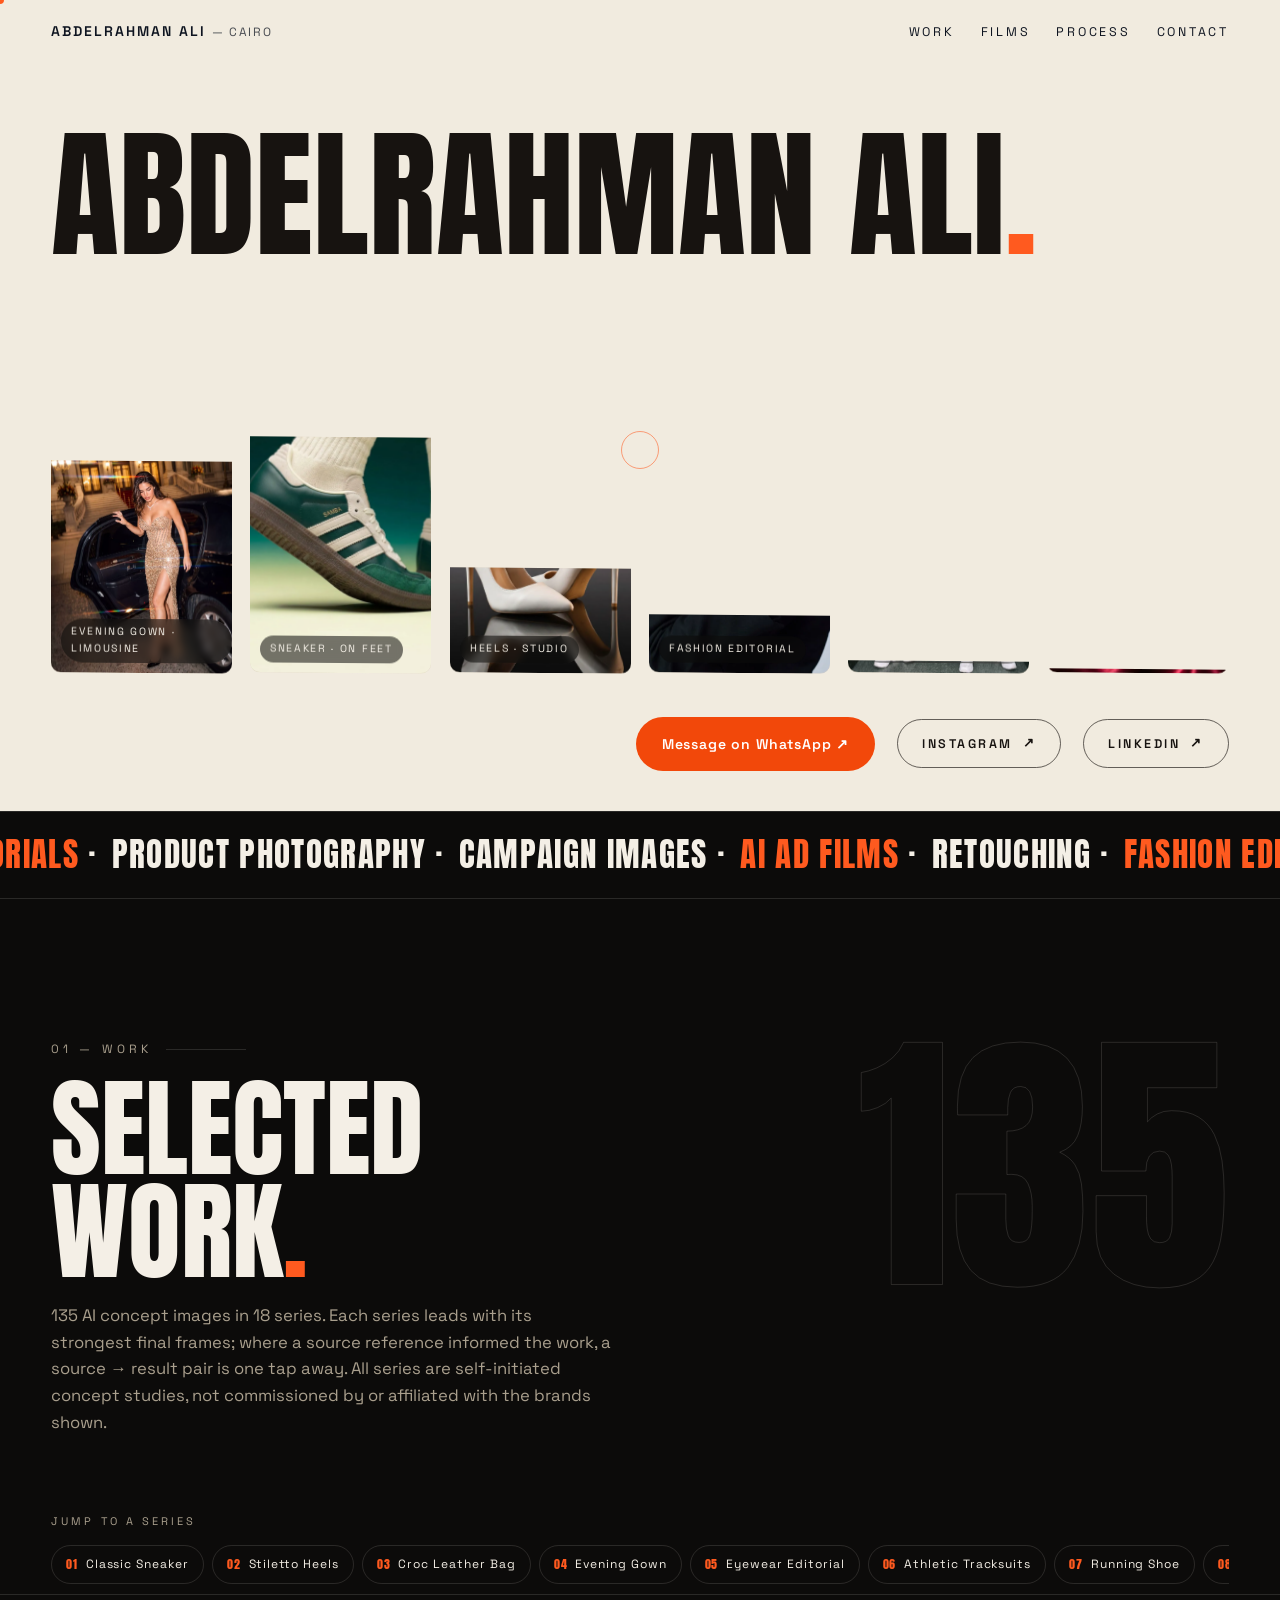
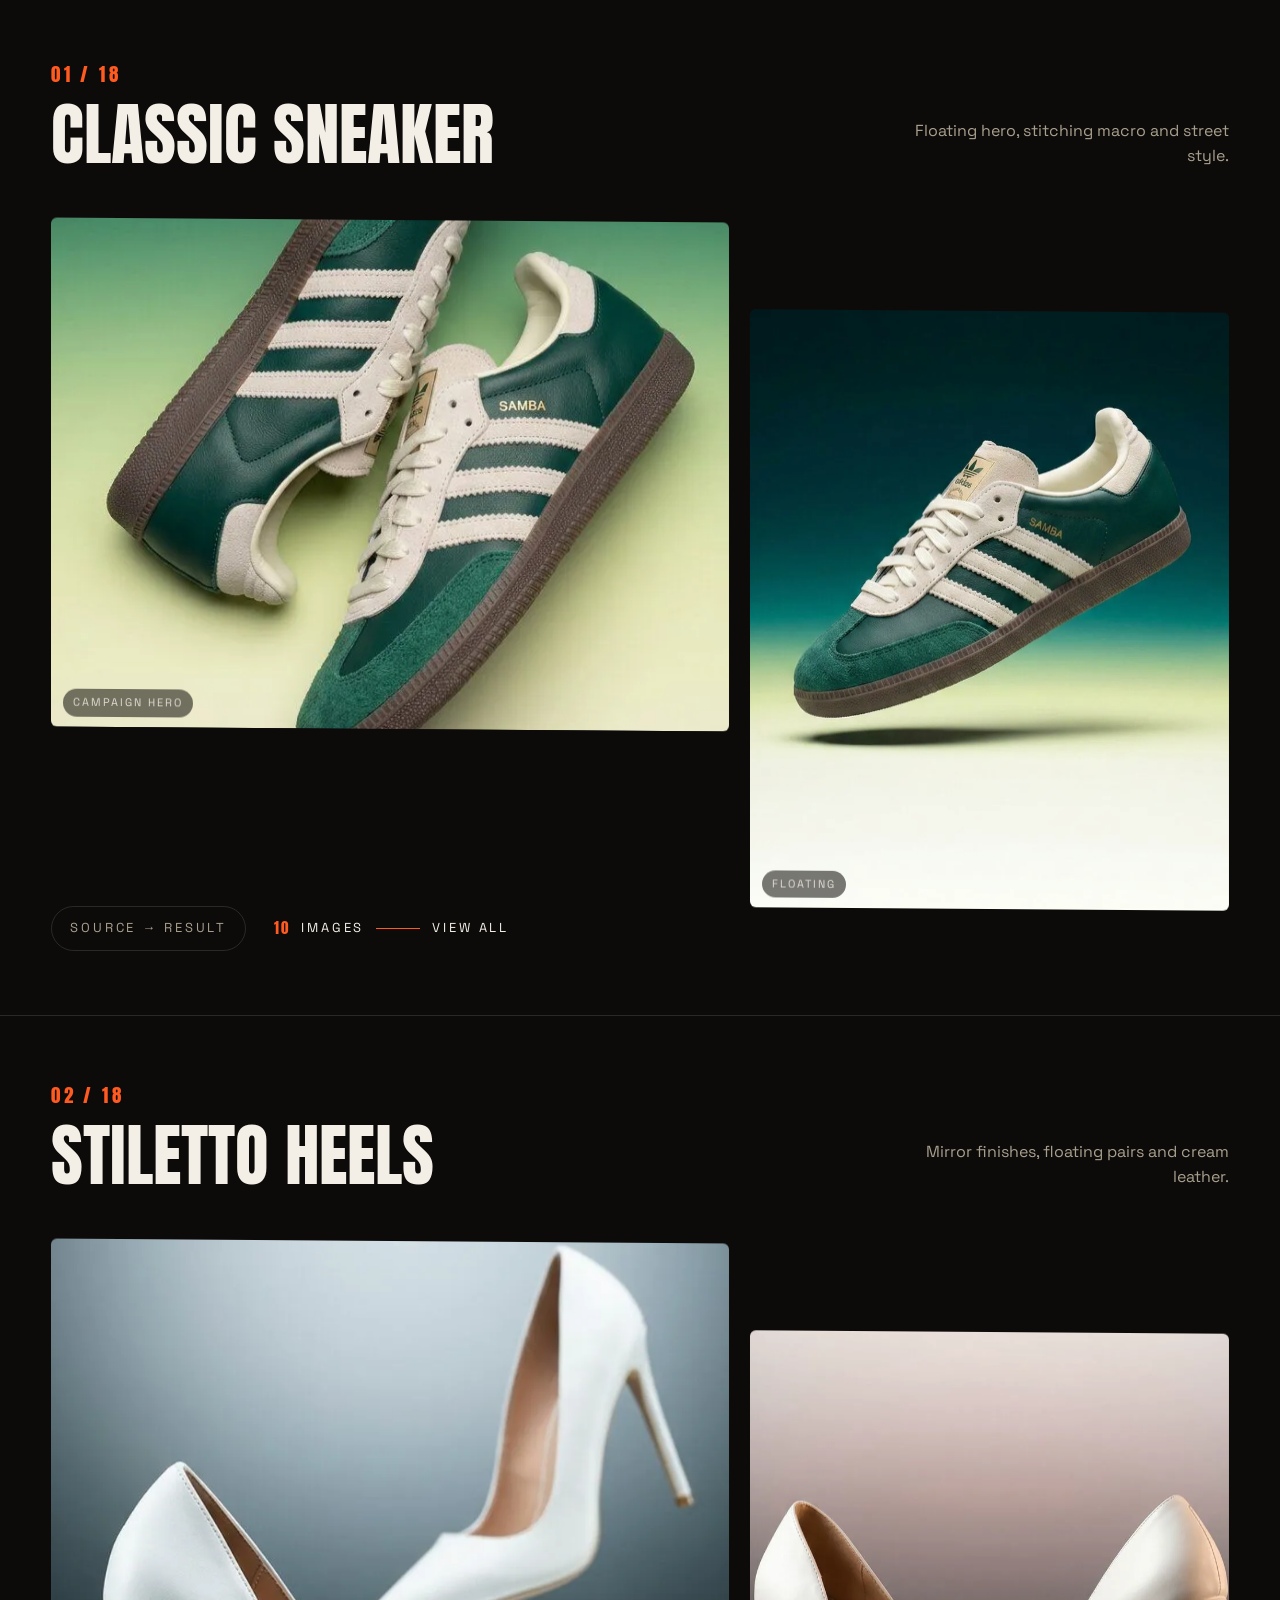
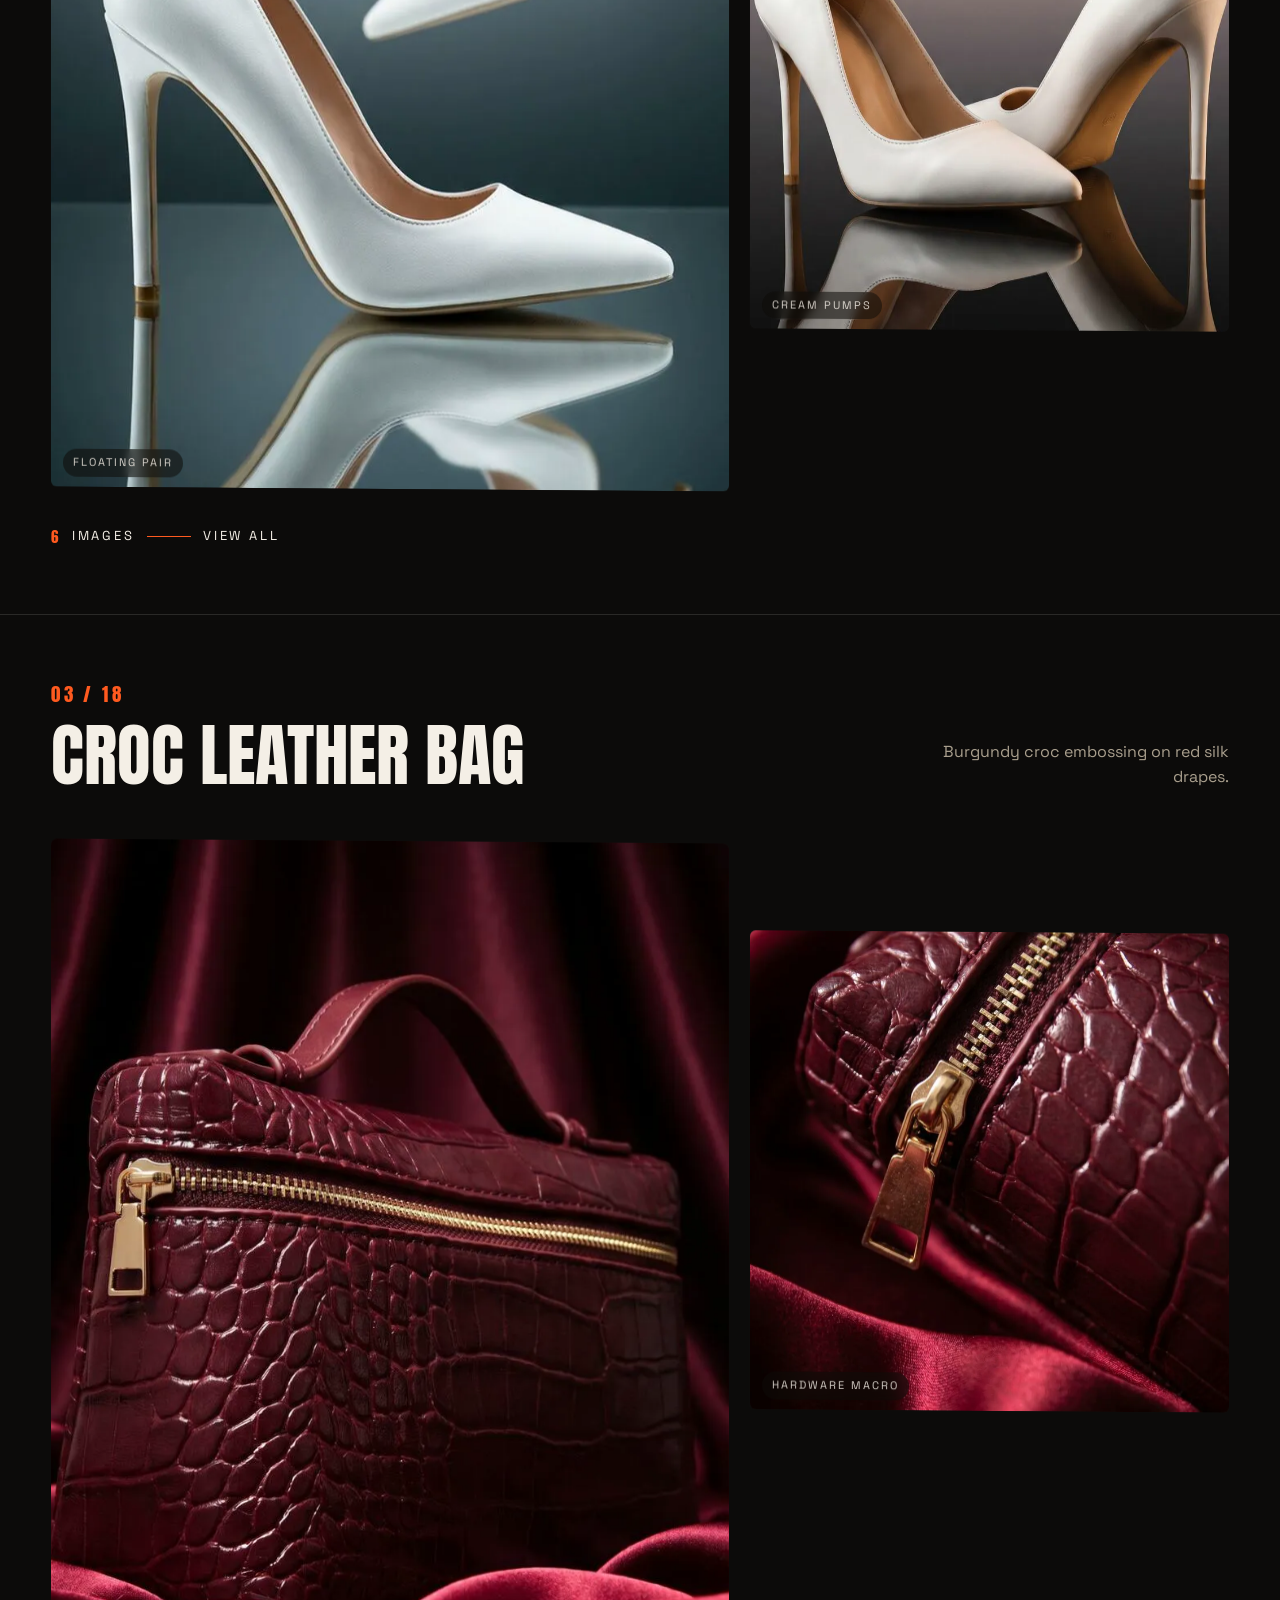
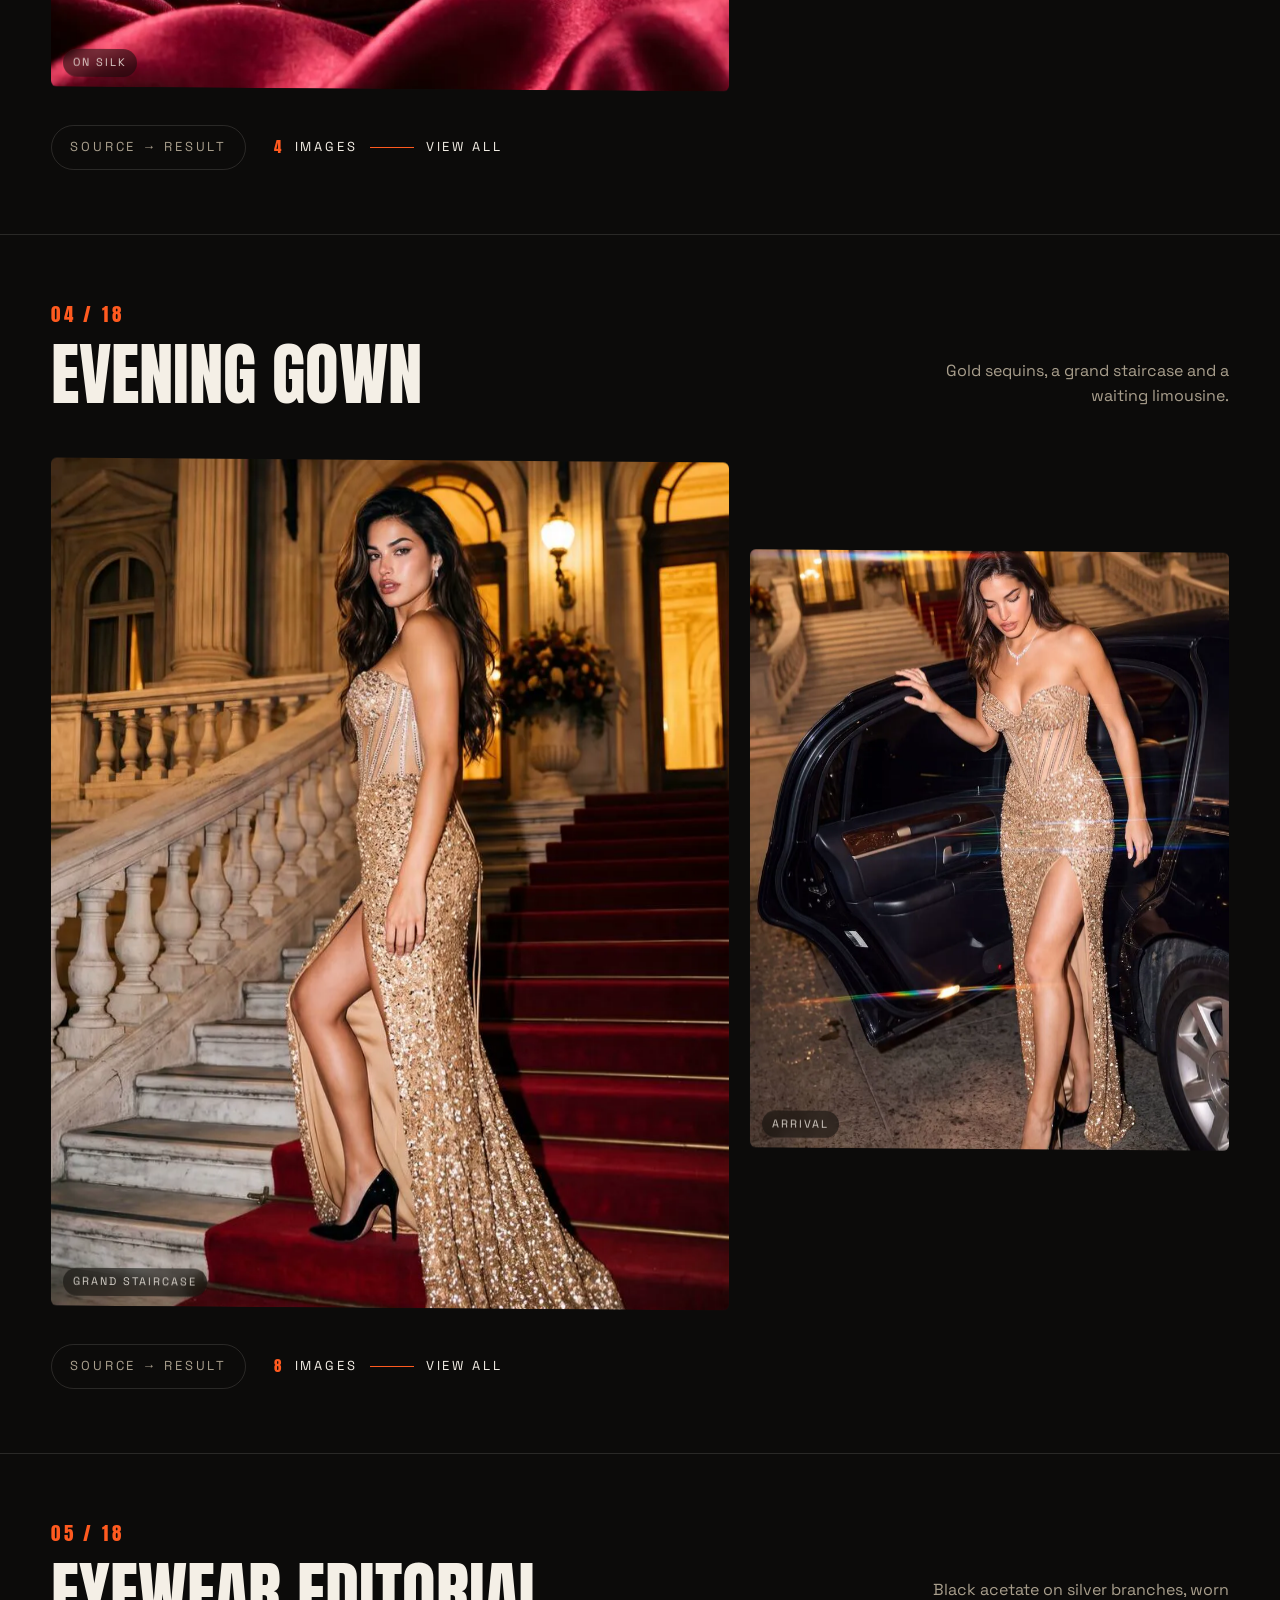
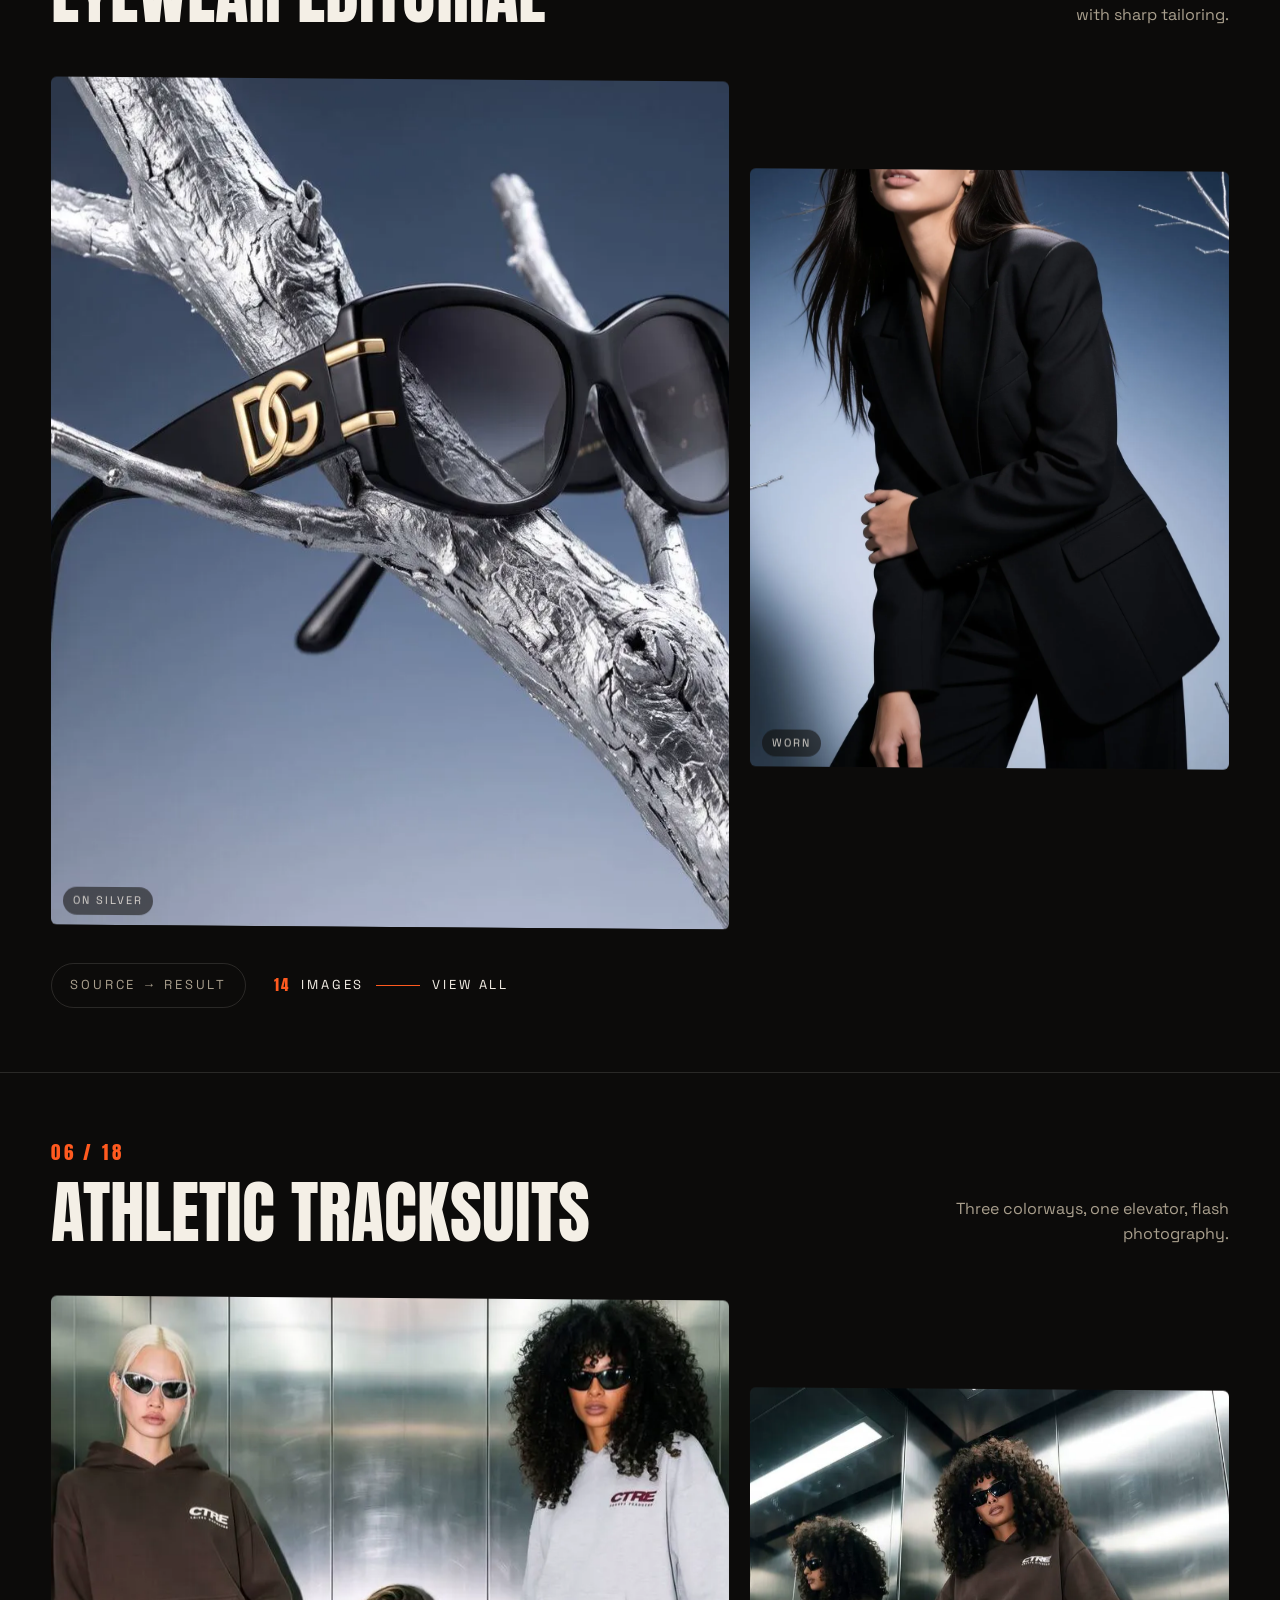
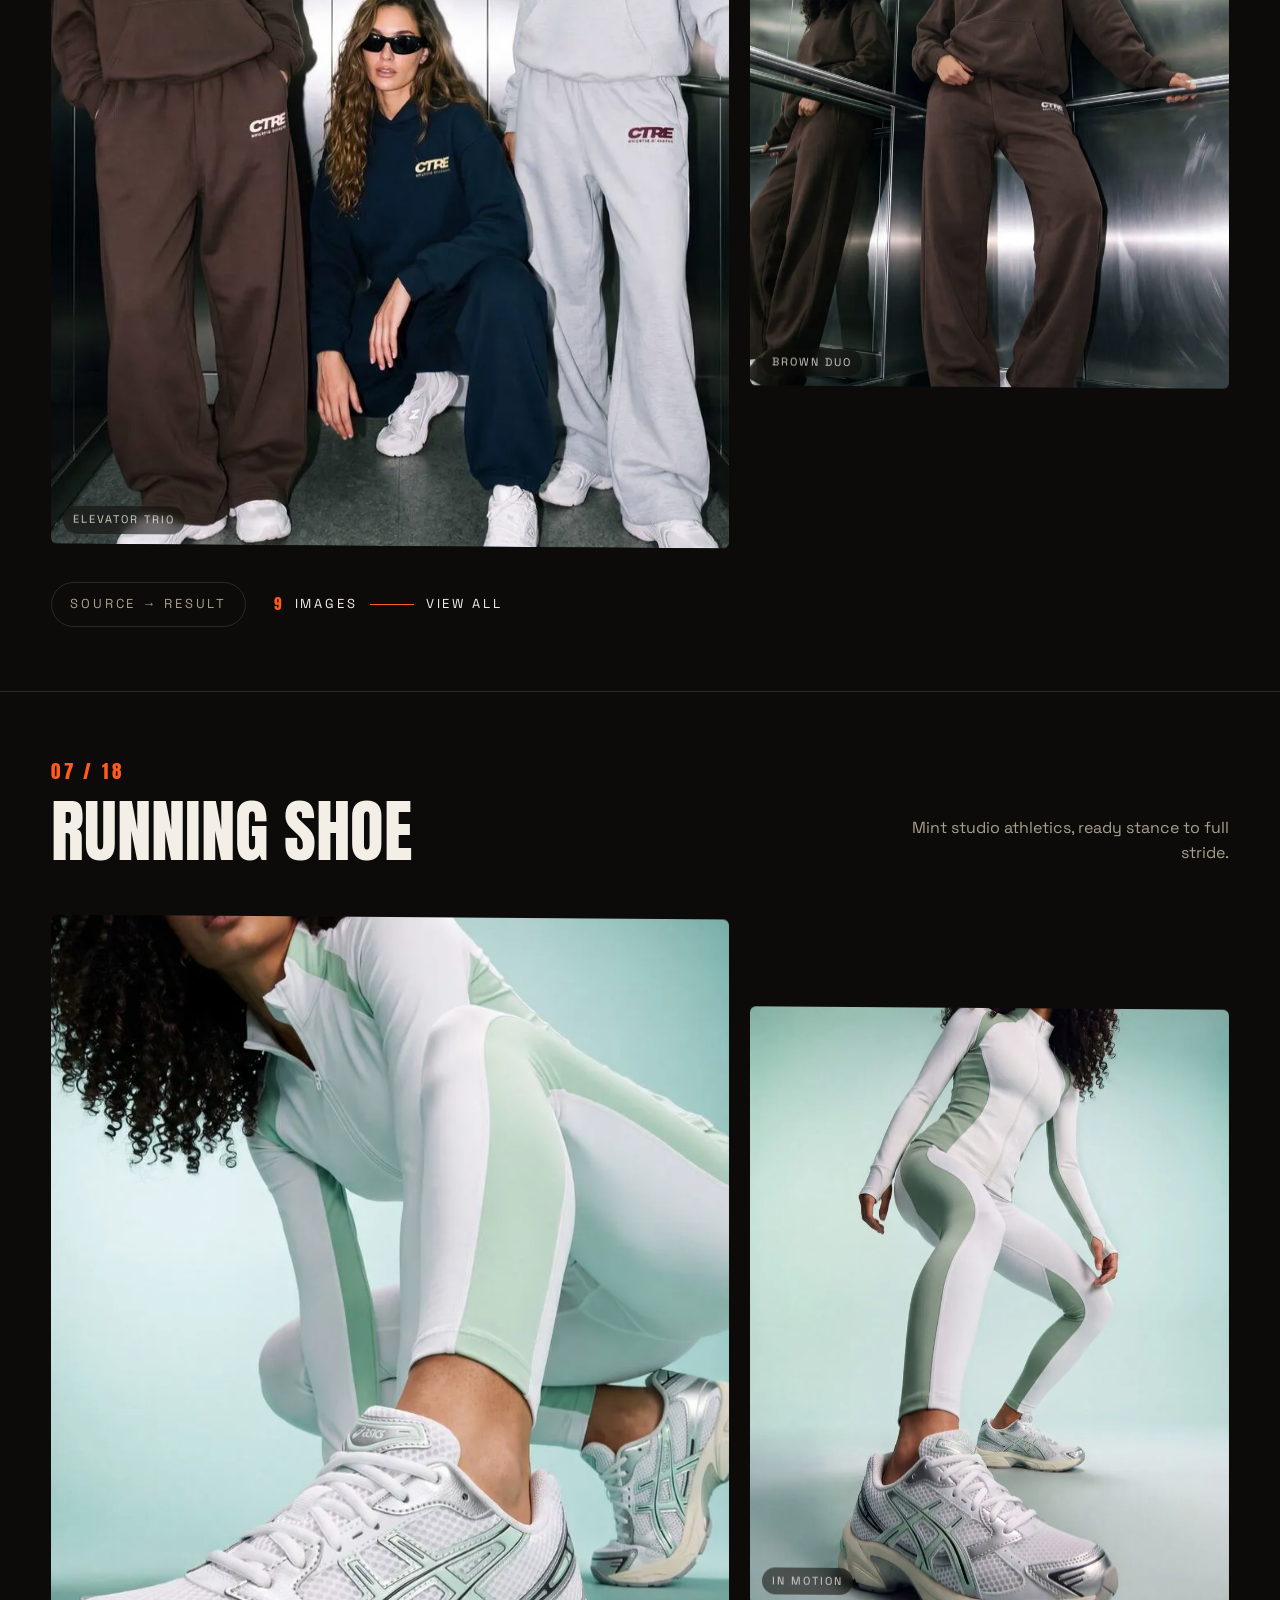
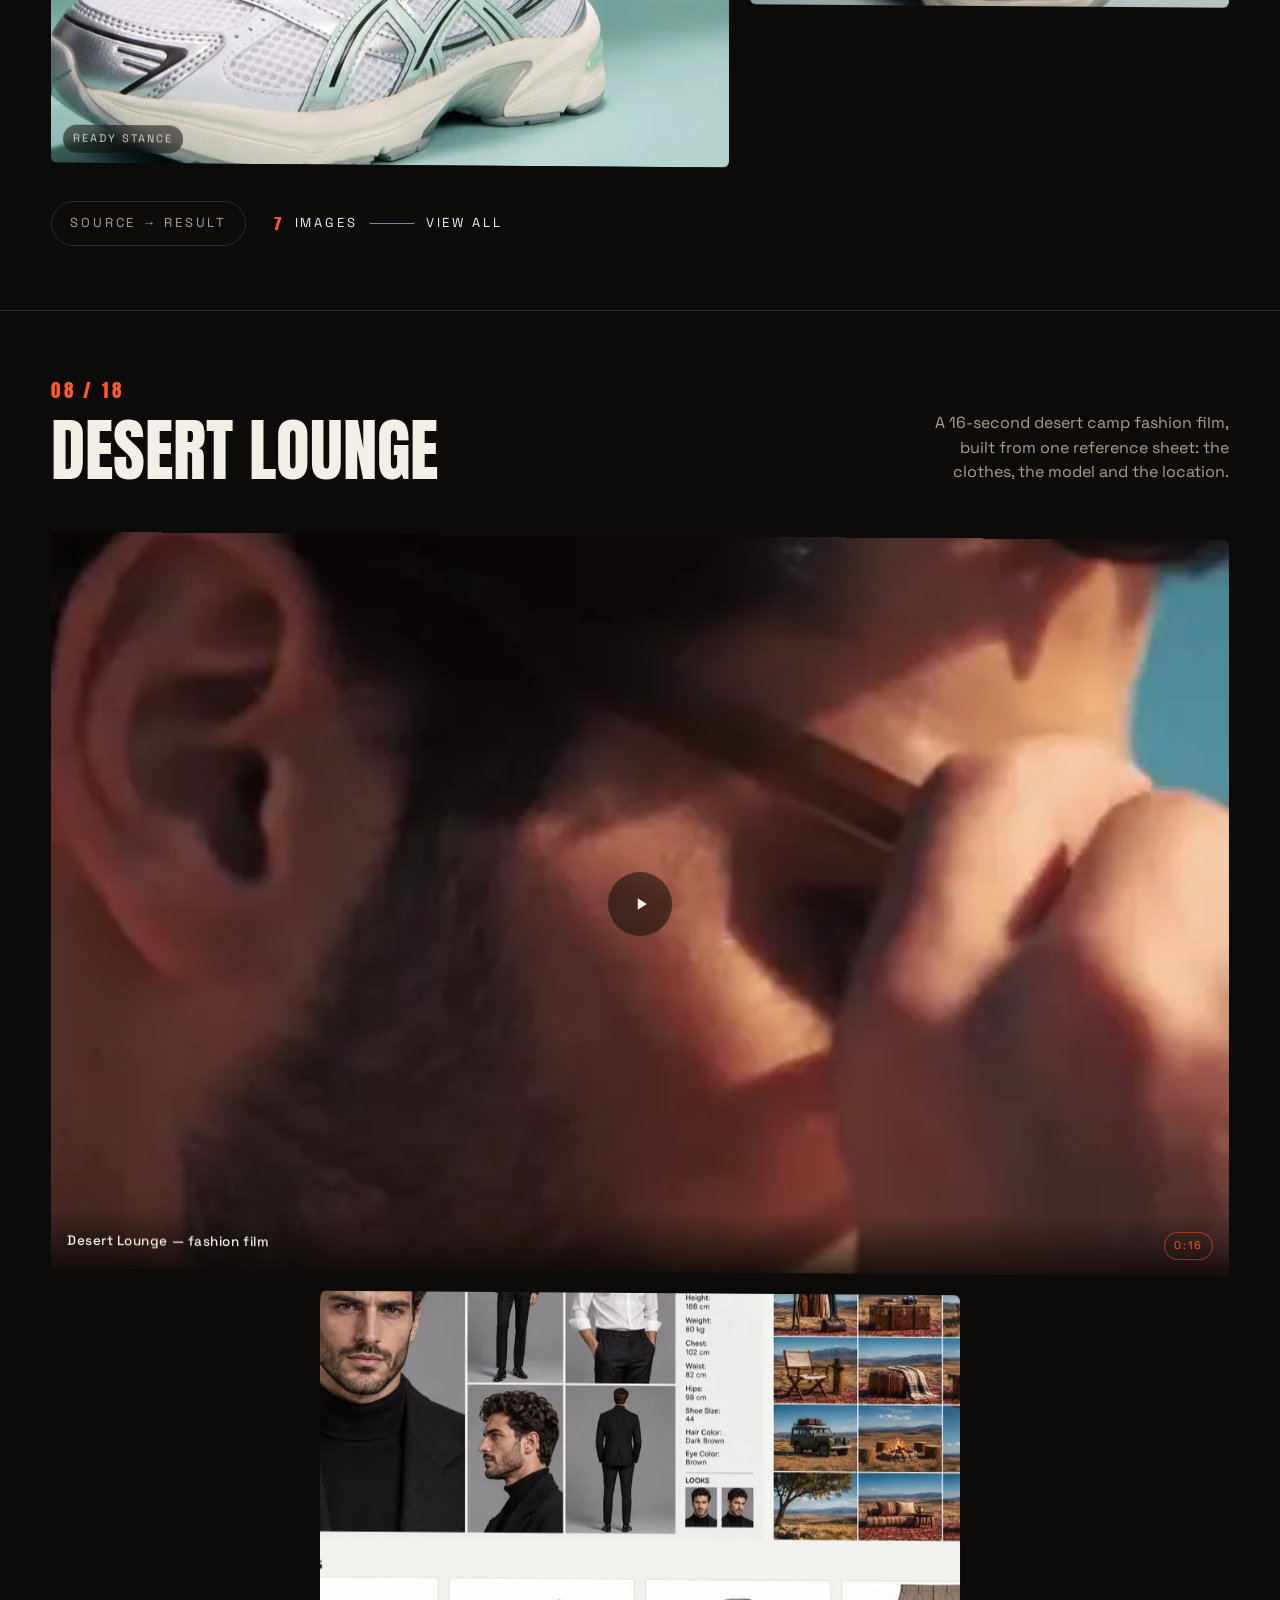
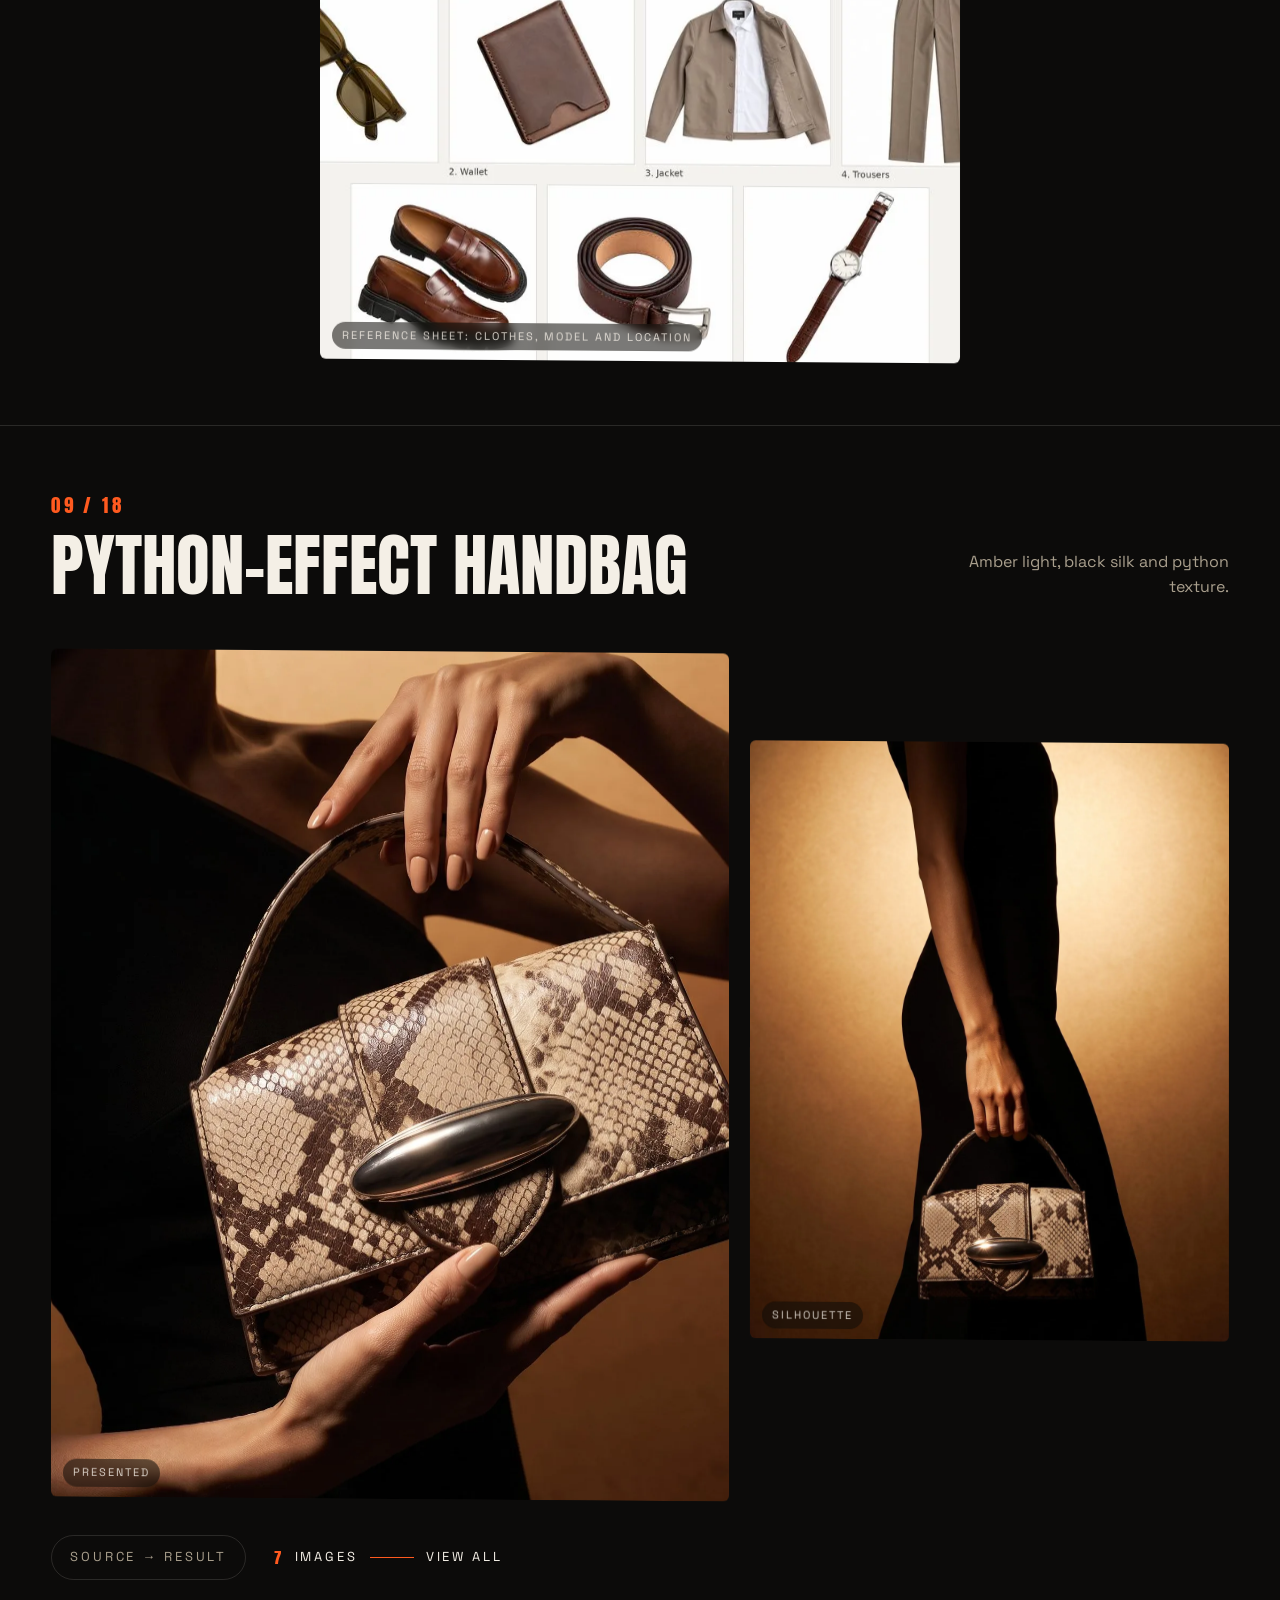
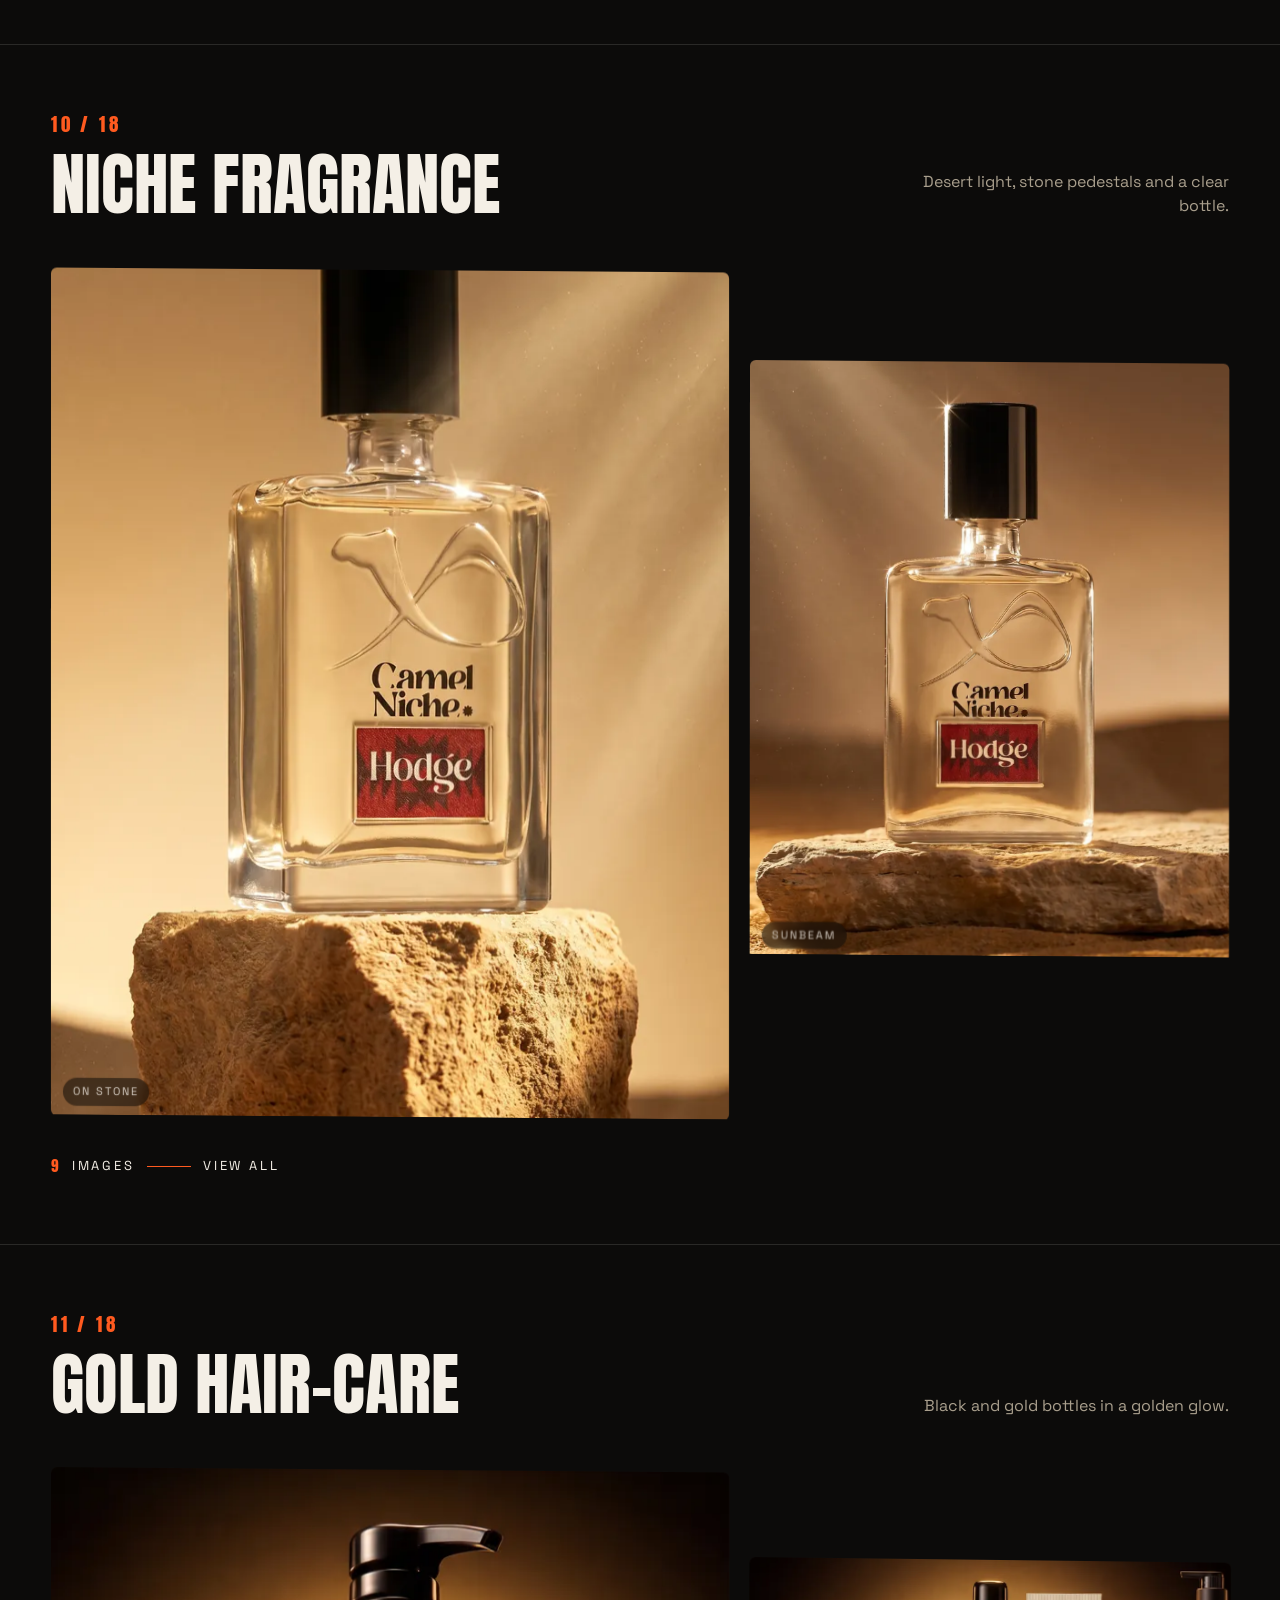
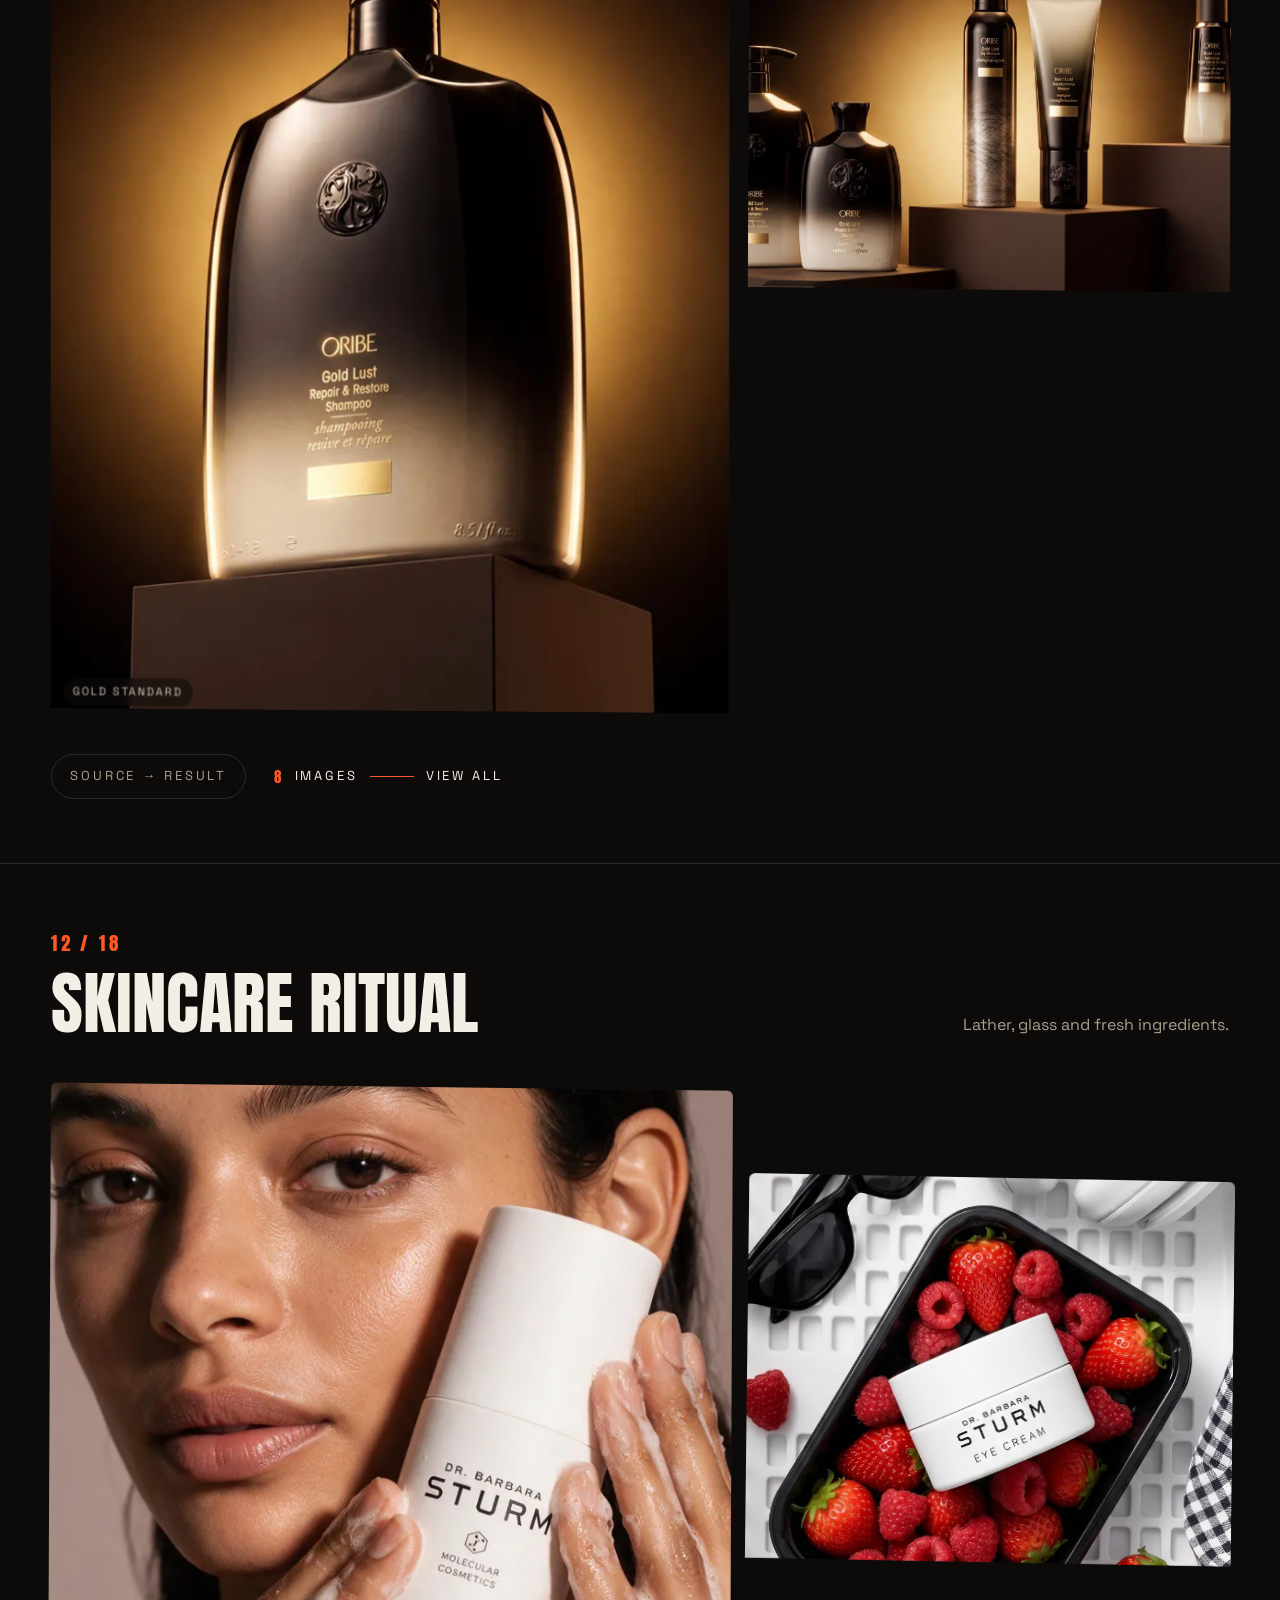
<file: preview-v4/index.html>
<!doctype html>
<html lang="en">
<head>
<meta charset="utf-8">
<meta name="viewport" content="width=device-width,initial-scale=1">
<title>Abdelrahman Ali | AI Product &amp; Fashion Photography</title>
<meta name="description" content="AI product and fashion photography, ad films and retouching by Abdelrahman Ali.">
<link rel="canonical" href="https://abdelrahman592.github.io/">
<link rel="icon" href="favicon.svg" type="image/svg+xml">
<meta property="og:type" content="website">
<meta property="og:url" content="https://abdelrahman592.github.io/">
<meta property="og:title" content="Abdelrahman Ali | AI Product &amp; Fashion Photography">
<meta property="og:description" content="AI product campaigns, fashion editorials and short ad films created from your product photos. Based in Cairo, working worldwide.">
<meta property="og:image" content="https://abdelrahman592.github.io/photos/gown-limo.webp">
<meta name="twitter:card" content="summary_large_image">
<meta name="twitter:title" content="Abdelrahman Ali | AI Product &amp; Fashion Photography">
<meta name="twitter:description" content="AI product campaigns, fashion editorials and short ad films created from your product photos. Based in Cairo, working worldwide.">
<meta name="twitter:image" content="https://abdelrahman592.github.io/photos/gown-limo.webp">
<link href="fonts/fonts.css" rel="stylesheet">
<style>
:root{
  --bg:#0c0b0a; --bg2:#161311; --ink:#f4efe6; --mut:#a99f8d; --acc:#ff5a1f;
  --paper:#f1ebdf; --inkd:#171310; --mutd:#6e6659; --lined:rgba(23,19,16,.16);
  --line:rgba(244,239,230,.13); --pad:clamp(20px,4vw,64px);
  --anton:'Anton',sans-serif; --grot:'Space Grotesk',sans-serif;
}
*{margin:0;padding:0;box-sizing:border-box}
html{scrollbar-width:thin;scrollbar-color:var(--acc) var(--bg)}
html.lenis,html.lenis body{height:auto}
.lenis.lenis-smooth{scroll-behavior:auto!important}
body{background:var(--bg);color:var(--ink);font-family:var(--grot);font-size:16px;line-height:1.6;overflow-x:hidden}
::selection{background:var(--acc);color:#160b04}
img{display:block;max-width:100%}
a{color:inherit;text-decoration:none}
button{font:inherit;color:inherit;background:none;border:0;cursor:pointer}
.gold{color:var(--acc)}
.wrap{padding-left:var(--pad);padding-right:var(--pad)}

/* ---------- loader ---------- */
#loader{position:fixed;inset:0;z-index:200;background:#0a0806;display:flex;align-items:center;justify-content:center;flex-direction:column;gap:18px}
#loader .mono{font-family:var(--anton);font-size:clamp(90px,18vw,220px);line-height:1;color:var(--ink)}
#loader .mono span{color:var(--acc)}
#loader .count{position:absolute;right:var(--pad);bottom:calc(var(--pad) - 8px);font-family:var(--anton);font-size:clamp(40px,7vw,90px);color:rgba(244,239,230,.28)}
#loader .tag{font-size:12px;letter-spacing:.35em;text-transform:uppercase;color:var(--mut)}
#loader{animation:loaderhide .6s ease 4s forwards}
@keyframes loaderhide{to{opacity:0;visibility:hidden}}

/* ---------- cursor ---------- */
.cursor,.cursor2{position:fixed;top:0;left:0;pointer-events:none;z-index:180;border-radius:50%;display:none}
@media(hover:hover) and (pointer:fine){.cursor{display:block}.cursor2{display:flex}}
.cursor{width:8px;height:8px;background:var(--acc);transform:translate(-50%,-50%)}
.cursor2{width:38px;height:38px;border:1px solid rgba(255,90,31,.55);transform:translate(-50%,-50%);transition:width .25s,height .25s,background .25s;align-items:center;justify-content:center}
.cursor2 .cl{font:600 9px/1 var(--grot);letter-spacing:.18em;text-transform:uppercase;color:#171310;opacity:0;transition:opacity .2s}
.cursor2.view{width:78px;height:78px;background:var(--acc);border-color:var(--acc)}
.cursor2.view .cl{opacity:1}
.cursor2.big{width:74px;height:74px;background:rgba(255,90,31,.12)}

/* ---------- nav ---------- */
.nav{position:fixed;top:0;left:0;right:0;z-index:100;display:flex;justify-content:space-between;align-items:center;padding:18px var(--pad);mix-blend-mode:difference;color:#fff;transition:background .35s,padding .35s,border-color .35s;border-bottom:1px solid transparent}
.nav.scrolled{mix-blend-mode:normal;background:rgba(10,8,6,.86);backdrop-filter:blur(12px);-webkit-backdrop-filter:blur(12px);border-bottom-color:var(--line);padding-top:13px;padding-bottom:13px;color:var(--ink)}
.nav .brand{font-family:var(--grot);font-weight:600;font-size:14px;letter-spacing:.14em;text-transform:uppercase}
.nav .brand em{font-style:normal;font-weight:400;letter-spacing:.14em;font-size:12px;opacity:.75}
.nav ul{display:flex;gap:26px;list-style:none}
.nav ul a{font-size:12.5px;letter-spacing:.22em;text-transform:uppercase;position:relative;padding:4px 0}
.nav ul a::after{content:"";position:absolute;left:0;bottom:0;height:1px;width:100%;background:#fff;transform:scaleX(0);transform-origin:right;transition:transform .35s cubic-bezier(.65,0,.35,1)}
.nav ul a:hover::after{transform:scaleX(1);transform-origin:left}
@media(max-width:640px){.nav{padding:14px var(--pad)}.nav ul{gap:14px}.nav ul a{font-size:11px;letter-spacing:.16em}.nav .brand{font-size:12px;white-space:nowrap}.nav .brand em{display:none}.nav ul li:nth-child(3){display:none}}

/* ---------- hero ---------- */
.hero{position:relative;background:var(--paper);color:var(--inkd);padding-top:clamp(84px,10vh,110px);overflow:hidden}
.hero-kick{display:flex;justify-content:space-between;gap:14px;flex-wrap:wrap;padding:0 var(--pad);font-size:12px;letter-spacing:.28em;text-transform:uppercase;color:var(--mutd)}
.hero-kick b{color:var(--acc);font-weight:600}
.hero-title{padding:clamp(14px,2.4vh,26px) var(--pad) 0}
.hero h1{font-family:var(--anton);font-weight:400;font-size:clamp(40px,10.9vw,190px);line-height:.92;text-transform:uppercase;white-space:nowrap}
.hero h1 .row{display:block;overflow:hidden}
.hero h1 .row>span{display:inline-block}
.hero h1 .dot{color:var(--acc)}
.hero-strip{display:flex;align-items:flex-end;gap:clamp(10px,1.4vw,20px);padding:clamp(24px,4vh,42px) var(--pad) 0}
.hcard{position:relative;flex:1 1 0;min-width:0;border-radius:10px;overflow:hidden;background:#ddd2c0;transition:flex-grow .95s cubic-bezier(.22,1,.36,1)}
.hcard img{position:absolute;inset:0;width:100%;height:100%;object-fit:cover}
.hcard:hover{flex-grow:2.15}
.hcard figcaption{position:absolute;left:10px;bottom:10px;font-size:10.5px;letter-spacing:.16em;text-transform:uppercase;background:rgba(12,11,10,.55);color:#f4efe6;padding:5px 10px;border-radius:100px;backdrop-filter:blur(4px)}
.hcard:nth-child(1){height:clamp(170px,26vh,300px)}
.hcard:nth-child(2){height:clamp(215px,36vh,400px)}
.hcard:nth-child(3){height:clamp(185px,30vh,340px)}
.hcard:nth-child(4){height:clamp(240px,42vh,460px)}
.hcard:nth-child(5){height:clamp(175px,27vh,310px)}
.hcard:nth-child(6){height:clamp(210px,34vh,380px)}
.hero-low{display:flex;justify-content:space-between;align-items:flex-end;gap:28px;flex-wrap:wrap;padding:clamp(26px,4.5vh,44px) var(--pad) clamp(26px,4.5vh,44px)}
.hero-sub{max-width:470px;color:var(--mutd);font-size:clamp(15px,1.4vw,18px)}
.hero-sub b{color:var(--inkd);font-weight:600}
.btn-solid{display:inline-flex;align-items:center;gap:10px;background:#f2480a;color:#fff;font-weight:700;font-size:14px;letter-spacing:.06em;padding:16px 26px;border-radius:100px;transition:transform .3s,background .3s}
.btn-solid:hover{background:#ff5a1f}
.btn-ghost{display:inline-flex;align-items:center;gap:10px;font-size:12.5px;font-weight:600;letter-spacing:.2em;text-transform:uppercase;border:1.5px solid rgba(23,19,16,.65);border-radius:999px;padding:13px 24px;transition:background .35s,color .35s,border-color .35s}
.btn-ghost::after{content:'\2197';font-size:13px;transition:transform .35s}
.btn-ghost:hover{background:var(--inkd);border-color:var(--inkd);color:var(--paper)}
.btn-ghost:hover::after{transform:translate(2px,-3px)}
.hero-cta{display:flex;align-items:center;gap:22px;flex-wrap:wrap}
.hero .btn-ghost{color:var(--inkd)}
@media(max-width:900px){
.hero-strip{overflow-x:auto;scrollbar-width:none;padding-bottom:6px}
.hero-strip::-webkit-scrollbar{display:none}
.hcard{flex:0 0 auto;width:58vw}
.hcard:hover{flex-grow:1}
.hcard:nth-child(1),.hcard:nth-child(3),.hcard:nth-child(5){height:210px}
.hcard:nth-child(2),.hcard:nth-child(4),.hcard:nth-child(6){height:260px}
.hero-kick span:last-child{display:none}
}

/* ---------- marquee ---------- */
.marquee{overflow:hidden;border-top:1px solid var(--line);border-bottom:1px solid var(--line);padding:16px 0;background:var(--bg)}
.marquee .track{display:flex;width:max-content;animation:mq 26s linear infinite}
.marquee span{font-family:var(--anton);font-size:clamp(20px,2.6vw,34px);text-transform:uppercase;letter-spacing:.04em;white-space:nowrap;padding-right:14px;color:var(--ink)}
.marquee span em{font-style:normal;color:var(--acc)}
@keyframes mq{to{transform:translateX(-50%)}}
.marquee.rev .track{animation-direction:reverse}

/* ---------- section heads ---------- */
.sec{padding:clamp(80px,11vw,150px) 0 0}
.sec-head{position:relative;padding:0 var(--pad);margin-bottom:clamp(44px,6vw,84px)}
.sec-label{display:flex;align-items:center;gap:14px;font-size:12px;letter-spacing:.34em;text-transform:uppercase;color:var(--mut);margin-bottom:18px}
.sec-label::after{content:"";height:1px;width:80px;background:var(--line)}
.sec-title{font-family:var(--anton);font-weight:400;font-size:clamp(46px,8.4vw,124px);line-height:.96;text-transform:uppercase}
.sec-title .row{display:block;overflow:hidden}.sec-title .row>span{display:inline-block}
.sec-note{max-width:560px;color:var(--mut);margin-top:20px;font-size:clamp(14px,1.3vw,17px)}
.ghost{position:absolute;top:-.35em;right:var(--pad);font-family:var(--anton);font-size:clamp(120px,22vw,320px);line-height:1;color:transparent;-webkit-text-stroke:1px rgba(244,239,230,.13);pointer-events:none;user-select:none}

/* ---------- series ---------- */
.series{position:relative;padding:clamp(38px,5vw,72px) var(--pad);border-top:1px solid var(--line);scroll-margin-top:70px}
.series-top{display:flex;align-items:flex-end;justify-content:space-between;gap:24px;margin-bottom:clamp(30px,4vw,54px);flex-wrap:wrap}
.series-id{font-family:var(--anton);font-size:clamp(15px,1.5vw,19px);color:var(--acc);letter-spacing:.18em;margin-bottom:12px}
.series-title{font-family:var(--anton);font-weight:400;font-size:clamp(34px,5.4vw,84px);line-height:.98;text-transform:uppercase}
.series-tag{font-size:clamp(14px,1.25vw,17px);color:var(--mut);max-width:320px;text-align:right;line-height:1.55}
@media(max-width:760px){.series-tag{text-align:left}}

.shot-x{display:none!important}
.sindex{margin:clamp(28px,4vw,48px) var(--pad) 0;position:relative}
.sindex-label{display:block;font-size:11px;letter-spacing:.28em;text-transform:uppercase;color:var(--mut,#8f887c);margin-bottom:14px}
.sindex-row{display:flex;gap:8px;overflow-x:auto;padding-bottom:10px;scrollbar-width:none;-webkit-overflow-scrolling:touch}
.sindex-row::-webkit-scrollbar{display:none}
.sindex-row a{flex:0 0 auto;display:inline-flex;align-items:center;gap:8px;padding:9px 14px;border:1px solid var(--line);border-radius:999px;font-size:12px;letter-spacing:.08em;color:var(--ink);text-decoration:none;white-space:nowrap;transition:border-color .35s,color .35s}
.sindex-row a b{font-family:var(--anton);font-weight:400;font-size:12px;color:var(--acc);letter-spacing:.06em}
.sindex-row a:hover{border-color:var(--acc)}
.sgrid{display:grid;grid-template-columns:repeat(12,1fr);gap:clamp(12px,1.6vw,24px)}
.shot{position:relative;overflow:hidden;border-radius:6px;background:var(--bg2)}
.shot img{width:100%;height:100%;object-fit:cover;transform:scale(1.12)}
.shot .cap{position:absolute;left:12px;bottom:10px;font-size:11px;letter-spacing:.18em;text-transform:uppercase;color:rgba(244,239,230,.85);background:rgba(13,11,9,.55);backdrop-filter:blur(4px);padding:5px 10px;border-radius:100px}
.a-43{aspect-ratio:4/5}.a-11{aspect-ratio:1/1}.a-169{aspect-ratio:4/3}
.sp3{grid-column:span 3}.sp4{grid-column:span 4}.sp5{grid-column:span 5}.sp6{grid-column:span 6}.sp7{grid-column:span 7}.sp8{grid-column:span 8}
.push1{margin-top:clamp(24px,4vw,72px)}.push2{margin-top:clamp(48px,8vw,140px)}
@media(max-width:760px){.sp3,.sp4,.sp5{grid-column:span 6}.sp6,.sp7,.sp8{grid-column:span 12}.push2{margin-top:0}}
@media(max-width:520px){.sp3,.sp4,.sp5{grid-column:span 12}}

/* reference -> result duo: two independent panels, no overlay */
.duo{grid-column:span 12;display:grid;grid-template-columns:5fr 58px 7fr;align-items:center;margin:14px 0 0}
.duo-panel{position:relative;border-radius:6px;overflow:hidden;background:#16120e;height:clamp(300px,54vh,600px)}
.duo-panel img{width:100%;height:100%;object-fit:contain;padding:clamp(12px,2vw,26px)}
.duo-wipe{position:absolute;inset:0}
.duo-wipe img{position:absolute;inset:0}
.duo-edge{position:absolute;top:0;bottom:0;left:0;width:2px;background:var(--acc);box-shadow:0 0 24px rgba(255,90,31,.9);opacity:0;pointer-events:none;z-index:2}
.duo-link{position:relative;height:1px;background:linear-gradient(90deg,rgba(255,90,31,0),var(--acc),rgba(255,90,31,0));transform-origin:left center}
.duo-link b{position:absolute;left:50%;top:50%;transform:translate(-50%,-50%);width:34px;height:34px;border-radius:50%;border:1px solid rgba(255,90,31,.55);background:#0d0b09;color:var(--acc);display:flex;align-items:center;justify-content:center;font-size:15px;font-weight:400}
.duo-tag{position:absolute;top:14px;left:14px;font-size:11px;letter-spacing:.2em;text-transform:uppercase;padding:6px 12px;border-radius:100px;background:rgba(13,11,9,.6);backdrop-filter:blur(4px);z-index:2}
.duo-tag.gold{background:var(--acc);color:#160b04;font-weight:600}
.duo-cap{grid-column:1/-1;display:flex;justify-content:space-between;gap:18px;margin-top:10px;font-size:12.5px;color:var(--mut);letter-spacing:.04em}
.duo-cap span:last-child{text-align:right}
.duo.slim{grid-template-columns:1fr 44px 1fr;max-width:820px;margin:clamp(20px,3vw,40px) auto 0}
.duo.slim .duo-panel{height:auto;aspect-ratio:4/3}
.duo.slim .duo-link{height:44px;width:44px;margin:0 auto;background:none}
@media(max-width:760px){.series{padding:30px var(--pad)}.series-top{margin-bottom:18px;gap:10px}.series-id{margin-bottom:8px}.series-title{font-size:clamp(28px,8.6vw,42px)}.series-tag{font-size:13px;max-width:none}
.sgrid{gap:10px}
.sgrid .shot{grid-column:span 6}
.sgrid .shot.push1{margin-top:0}
.sgrid .shot.a-43,.sgrid .shot.a-11,.sgrid .shot.a-169{aspect-ratio:4/5}
.shot img{transform:none}
.shot .cap{font-size:9px;left:8px;bottom:8px;padding:4px 8px;letter-spacing:.12em}
.viewall{margin-top:16px}
.duo{grid-template-columns:1fr 30px 1fr;max-width:none;margin-top:10px;gap:0}.duo-panel{height:auto;aspect-ratio:3/4}.duo-panel img{padding:8px}.duo-link{height:30px;width:30px;margin:0;background:none}.duo-cap{font-size:10px;gap:8px}}
.viewall{display:inline-flex;align-items:center;gap:12px;margin-top:clamp(22px,3vw,36px);font-size:13px;letter-spacing:.22em;text-transform:uppercase;color:var(--ink)}
.viewall b{font-family:var(--anton);font-weight:400;color:var(--acc);font-size:15px;letter-spacing:.1em}
.viewall i{display:block;width:44px;height:1px;background:var(--acc);transition:width .35s}
.viewall:hover i{width:72px}


.duo-wrap{grid-column:span 12}
.duo-wrap[hidden]{display:none}
.sactions{display:flex;align-items:center;gap:28px;flex-wrap:wrap}
.srcbtn{display:inline-flex;align-items:center;gap:10px;margin-top:clamp(22px,3vw,36px);font-size:13px;letter-spacing:.22em;text-transform:uppercase;color:var(--mut);border:1px solid var(--line);border-radius:999px;padding:11px 18px;transition:color .3s,border-color .3s}
.srcbtn:hover{color:var(--ink);border-color:var(--acc)}
.srcbtn[aria-expanded="true"]{color:var(--acc);border-color:var(--acc)}
@media(max-width:760px){.srcbtn{margin-top:16px;font-size:12px;padding:9px 14px}.sactions{gap:20px}}
/* ---------- films ---------- */
.films-grid{display:grid;grid-template-columns:repeat(12,1fr);gap:clamp(12px,1.6vw,24px);padding:0 var(--pad)}
.vcard{position:relative;overflow:hidden;border-radius:6px;background:var(--bg2);cursor:pointer;grid-column:span 4;aspect-ratio:9/12}
.vcard.feat{grid-column:span 8;aspect-ratio:16/10}
@media(max-width:760px){.vcard,.vcard.feat{grid-column:span 12;aspect-ratio:16/10}}
.vcard video,.vcard img.poster{position:absolute;inset:0;width:100%;height:100%;object-fit:cover}
.vcard video{opacity:0;transition:opacity .45s}
.vcard.playing video{opacity:1}
.vcard .vmeta{position:absolute;left:0;right:0;bottom:0;padding:16px;display:flex;justify-content:space-between;align-items:flex-end;background:linear-gradient(transparent,rgba(10,8,6,.8));z-index:2}
.vcard .vname{font-size:13.5px;font-weight:500;letter-spacing:.04em}
.vcard .vdur{font-size:11px;letter-spacing:.14em;color:var(--acc);border:1px solid rgba(255,90,31,.5);padding:4px 9px;border-radius:100px}
.vcard .playic{position:absolute;top:50%;left:50%;transform:translate(-50%,-50%);width:64px;height:64px;border-radius:50%;background:rgba(13,11,9,.55);backdrop-filter:blur(4px);display:flex;align-items:center;justify-content:center;z-index:2;transition:transform .3s,opacity .3s}
.vcard:hover .playic{transform:translate(-50%,-50%) scale(1.12)}
.vcard.playing .playic{opacity:0}
.playic svg{width:20px;height:20px;fill:var(--ink);margin-left:3px}

/* film reference strip */
.refstrip-head{padding:clamp(34px,4vw,54px) var(--pad) 16px;display:flex;align-items:center;gap:14px;font-size:12px;letter-spacing:.3em;text-transform:uppercase;color:var(--mut)}
.refstrip-head::after{content:"";height:1px;flex:1;background:var(--line)}
.refstrip{display:flex;gap:clamp(14px,1.8vw,26px);overflow-x:auto;padding:4px var(--pad) 26px;scrollbar-width:thin}
.refpair{flex:0 0 auto;display:flex;flex-direction:column;gap:8px;width:240px}
.refpair .pair{display:flex;align-items:center;gap:10px}
.refimg{width:100px;height:136px;object-fit:contain;background:#16120e;border:1px solid var(--line);border-radius:4px;padding:5px}
.pair .arr{color:var(--acc);font-size:17px}
.filmthumb{position:relative;width:100px;height:136px;border-radius:4px;overflow:hidden;cursor:pointer;background:var(--bg2);text-align:left}
.filmthumb img{width:100%;height:100%;object-fit:cover}
.filmthumb .miniplay{position:absolute;inset:0;display:flex;align-items:center;justify-content:center;background:rgba(10,8,6,.3);transition:background .3s}
.filmthumb:hover .miniplay{background:rgba(10,8,6,.1)}
.miniplay svg{width:18px;height:18px;fill:var(--ink)}
.refcap{font-size:11.5px;color:var(--mut);line-height:1.45}

/* ---------- statement band ---------- */
.band{background:var(--acc);color:#160b04;padding:clamp(80px,11vw,150px) var(--pad)}
.band-kick{font-size:12px;letter-spacing:.34em;text-transform:uppercase;font-weight:600;margin-bottom:22px}
.band-title{font-family:var(--anton);font-weight:400;font-size:clamp(52px,10vw,150px);line-height:.94;text-transform:uppercase}
.band-title .row{display:block;overflow:hidden}.band-title .row>span{display:inline-block}
.band-note{margin-top:28px;max-width:540px;font-size:clamp(14px,1.3vw,17px);color:rgba(22,11,4,.78)}

/* ---------- paper section ---------- */
.on-paper{background:var(--paper);color:var(--inkd);padding-bottom:clamp(80px,10vw,140px)}
.on-paper .sec-label,.on-paper .sec-note,.on-paper .step p,.on-paper .fineprint p{color:var(--mutd)}
.on-paper .sec-label::after{background:var(--lined)}
.on-paper .ghost{-webkit-text-stroke:1px rgba(255,90,31,.4)}
.on-paper .step{border-top-color:var(--lined)}
.on-paper .step:last-child{border-bottom-color:var(--lined)}
.on-paper .fineprint h4{color:var(--acc)}

/* ---------- process ---------- */
.steps{padding:0 var(--pad)}
.step{display:grid;grid-template-columns:110px 1fr 1.2fr;gap:clamp(16px,3vw,48px);align-items:baseline;padding:clamp(26px,3.4vw,44px) 0;border-top:1px solid var(--line)}
.step:last-child{border-bottom:1px solid var(--line)}
.step .n{font-family:var(--anton);font-size:clamp(30px,4vw,54px);color:transparent;-webkit-text-stroke:1px rgba(255,90,31,.8)}
.step h3{font-family:var(--anton);font-weight:400;font-size:clamp(22px,2.8vw,38px);text-transform:uppercase;letter-spacing:.02em}
.step p{color:var(--mut);font-size:clamp(14px,1.2vw,16px)}
@media(max-width:760px){.step{grid-template-columns:64px 1fr}.step p{grid-column:2}}
.fineprint{display:grid;grid-template-columns:1fr 1fr;gap:clamp(20px,4vw,60px);padding:clamp(40px,5vw,64px) var(--pad) 0}
.fineprint h4{font-size:12px;letter-spacing:.3em;text-transform:uppercase;color:var(--acc);margin-bottom:10px}
.fineprint p{color:var(--mut);font-size:14px}
@media(max-width:760px){.fineprint{grid-template-columns:1fr}}

/* ---------- contact ---------- */
.contact{padding:clamp(90px,12vw,170px) var(--pad) clamp(60px,8vw,100px);text-align:center}
.contact .c-kick{font-size:12px;letter-spacing:.34em;text-transform:uppercase;color:var(--mut);margin-bottom:24px}
.contact h2{font-family:var(--anton);font-weight:400;font-size:clamp(44px,9vw,140px);line-height:.96;text-transform:uppercase}
.contact h2 .acc{color:var(--acc)}
.contact p{max-width:480px;margin:26px auto 0;color:var(--mut)}
.contact .c-actions{display:flex;justify-content:center;align-items:center;gap:20px;margin-top:40px;flex-wrap:wrap}
.contact .c-links{display:flex;flex-direction:column;margin:56px auto 0;max-width:880px}
.chan{position:relative;display:flex;align-items:center;gap:22px;padding:24px 28px;border-top:1px solid var(--line);overflow:hidden;isolation:isolate}
.chan:last-child{border-bottom:1px solid var(--line)}
.chan::after{content:'';position:absolute;inset:0;background:var(--acc);transform:scaleX(0);transform-origin:left;transition:transform .5s cubic-bezier(.76,0,.24,1);z-index:-1}
.chan:hover::after{transform:scaleX(1)}
.chan .badge{width:46px;height:46px;flex:0 0 auto;border:1px solid var(--line);border-radius:50%;display:flex;align-items:center;justify-content:center;font-family:var(--anton);font-size:13px;letter-spacing:.08em;color:var(--acc);transition:border-color .4s,color .4s}
.chan:hover .badge{border-color:var(--inkd);color:var(--inkd)}
.chan .who{flex:1 1 auto;text-align:left;min-width:0}
.chan .who b{display:block;font-family:var(--anton);font-weight:400;font-size:clamp(19px,2.4vw,27px);letter-spacing:.04em;text-transform:uppercase;color:var(--ink);transition:color .4s}
.chan .who span{display:block;margin-top:3px;font-size:12px;letter-spacing:.14em;color:var(--mut);transition:color .4s;white-space:nowrap;overflow:hidden;text-overflow:ellipsis}
.chan:hover .who b{color:var(--inkd)}
.chan:hover .who span{color:rgba(23,19,16,.62)}
.chan .go{font-size:24px;line-height:1;color:var(--acc);transition:transform .45s cubic-bezier(.76,0,.24,1),color .4s}
.chan:hover .go{transform:translate(6px,-6px);color:var(--inkd)}
@media(max-width:640px){
.chan{gap:14px;padding:18px 16px}
.chan .badge{width:38px;height:38px;font-size:11px}
.chan .go{font-size:19px}
}
footer{border-top:1px solid var(--line);padding:22px var(--pad);display:flex;justify-content:space-between;gap:14px;flex-wrap:wrap;font-size:12px;letter-spacing:.16em;text-transform:uppercase;color:var(--mut)}

/* ---------- lightbox ---------- */
.totop{position:fixed;right:16px;bottom:16px;width:46px;height:46px;border-radius:50%;border:1px solid rgba(244,239,230,.3);background:rgba(12,11,10,.85);color:#f4efe6;font-size:20px;line-height:1;cursor:pointer;z-index:90;opacity:0;pointer-events:none;transform:translateY(8px);transition:opacity .3s,transform .3s,border-color .2s}.totop.show{opacity:1;pointer-events:auto;transform:none}.totop:hover{border-color:var(--acc);color:var(--acc)}
.lb{position:fixed;inset:0;z-index:150;background:rgba(8,6,4,.94);display:flex;visibility:hidden;opacity:0;align-items:center;justify-content:center;flex-direction:column;transition:opacity .35s cubic-bezier(.22,1,.36,1),visibility 0s linear .35s}
.lb.open{visibility:visible;opacity:1;transition:opacity .35s cubic-bezier(.22,1,.36,1),visibility 0s}
.lb img{transition:opacity .28s ease,transform .5s cubic-bezier(.22,1,.36,1)}
.lb.open img{transform:none}
.lb:not(.open) img{transform:scale(.97)}
.srcbtn,.viewall{transition:color .3s,border-color .3s,transform .2s}
.srcbtn:active,.viewall:active,.lb .bar button:active,.lb .close:active{transform:scale(.96)}
.nav ul a,.lb .close{transition:color .3s,opacity .3s}
.lb .stage{max-width:min(1100px,92vw);max-height:78vh;display:flex;align-items:center;justify-content:center}
.lb img{max-width:100%;max-height:78vh;object-fit:contain;border-radius:4px}
.lb video{max-width:min(1100px,92vw);max-height:78vh;border-radius:4px}
.lb .bar{display:flex;align-items:center;gap:20px;margin-top:18px}
.lb .bar button{font-size:12px;letter-spacing:.2em;text-transform:uppercase;border:1px solid var(--line);padding:10px 18px;border-radius:100px;transition:border-color .3s,color .3s}
.lb .bar button:hover{border-color:var(--acc);color:var(--acc)}
.lb .lbcount{font-size:12px;letter-spacing:.2em;color:var(--mut)}
.lb .close{position:absolute;top:20px;right:var(--pad);font-size:12px;letter-spacing:.24em;text-transform:uppercase;color:var(--mut)}
.lb .close:hover{color:var(--acc)}

.hero h1 .ch{display:inline-block;transform-origin:0 100%}
@media(hover:hover) and (pointer:fine){
.hcard img{transition:transform 1.2s cubic-bezier(.22,1,.36,1)}
.hcard:hover img{transform:scale(1.12)}
.hcard figcaption{transition:transform .6s cubic-bezier(.22,1,.36,1),opacity .6s cubic-bezier(.22,1,.36,1)}
.hcard:hover figcaption{transform:translateY(-4px)}
.shot,.vcard{transition:box-shadow .8s cubic-bezier(.22,1,.36,1)}
.shot:hover,.vcard:hover{box-shadow:0 32px 64px -20px rgba(0,0,0,.6)}
.shot::after,.vcard::after{content:'';position:absolute;inset:0;background:radial-gradient(430px circle at var(--mx,50%) var(--my,50%),rgba(255,255,255,.13),transparent 62%);opacity:0;transition:opacity .55s cubic-bezier(.22,1,.36,1);pointer-events:none;z-index:1}
.shot:hover::after,.vcard:hover::after{opacity:1}
.shot .cap{z-index:2}
.vcard img.poster,.vcard video{transition:transform 1.1s cubic-bezier(.22,1,.36,1),opacity .45s}
.vcard:hover img.poster,.vcard:hover video{transform:scale(1.07)}
.vcard .vmeta{transition:transform .55s cubic-bezier(.22,1,.36,1)}
.vcard:hover .vmeta{transform:translateY(-6px)}
.vcard .playic{transition:transform .55s cubic-bezier(.22,1,.36,1),opacity .4s}
}
/* reveal defaults (JS enhances) */
.reveal{will-change:transform}
@media(prefers-reduced-motion:reduce){
  .marquee .track{animation:none}
  .scroll-hint i{animation:none}
  .lb,.lb img,.totop,.srcbtn,.viewall{transition:none!important}
  html{scroll-behavior:auto}
}

/* refstrip v2: one large tappable sheet per film */
.refstrip{display:grid;grid-template-columns:repeat(auto-fill,minmax(330px,1fr));gap:clamp(18px,2vw,30px);overflow:visible;padding:4px var(--pad) 40px}
.refpair{width:auto;flex:none}
.refpair .pair{display:grid;grid-template-columns:1fr auto 118px;align-items:center;gap:12px}
.refimg{width:100%;height:280px;cursor:zoom-in;object-fit:contain}
.filmthumb{width:118px;height:210px}
.refcap{font-size:12.5px}
@media(max-width:760px){.refstrip{grid-template-columns:1fr}.refpair .pair{grid-template-columns:1fr auto 108px}.refimg{height:250px}.filmthumb{width:108px;height:192px}}
.btn-solid{text-wrap:balance}
</style>
</head>
<body>

<div id="loader" aria-hidden="true">
  <div class="mono">A<span>.</span></div>
  <div class="tag">AI Product &amp; Fashion Photography</div>
  <div class="count" id="loadCount">00</div>
</div>

<div class="cursor" id="cur1"></div>
<div class="cursor2" id="cur2"></div>

<header class="nav">
  <a class="brand" href="#top">Abdelrahman Ali <em>&mdash; Cairo</em></a>
  <ul>
    <li><a href="#work">Work</a></li>
    <li><a href="#films">Films</a></li>
    <li><a href="#process">Process</a></li>
    <li><a href="#contact">Contact</a></li>
  </ul>
</header>

<main id="top">

<!-- HERO -->
<section class="hero">
  <p class="hero-kick" data-fade><span><b>Abdelrahman Ali</b> &middot; AI product &amp; fashion studio</span><span>Based in Cairo &middot; Working worldwide</span></p>
  <div class="hero-title">
    <h1 id="heroTitle"><span class="row"><span>Abdelrahman Ali<span class="dot">.</span></span></span></h1>
  </div>
  <div class="hero-strip" id="heroStrip">
    <figure class="hcard"><img decoding="async" fetchpriority="high" src="photos/gown-limo.webp" alt="Model in an evening gown beside a limousine at night"><figcaption>Evening gown &middot; Limousine</figcaption></figure>
    <figure class="hcard"><img decoding="async" fetchpriority="high" src="photos/samba-onfeet.webp" alt="Green and cream sneakers worn on feet, street style"><figcaption>Sneaker &middot; On feet</figcaption></figure>
    <figure class="hcard"><img decoding="async" src="photos/heels-hero.webp" alt="Heeled shoes in a dramatic studio setup"><figcaption>Heels &middot; Studio</figcaption></figure>
    <figure class="hcard"><img decoding="async" src="photos/dg-portrait.webp" alt="Fashion editorial portrait"><figcaption>Fashion editorial</figcaption></figure>
    <figure class="hcard"><img decoding="async" src="photos/ctre-group.webp" alt="Three models wearing tracksuits in three colorways"><figcaption>Tracksuits &middot; 3 colorways</figcaption></figure>
    <figure class="hcard"><img decoding="async" src="photos/croc-dramatic.webp" alt="Crocodile-texture handbag in dramatic light"><figcaption>Handbag &middot; Croc texture</figcaption></figure>
  </div>
  <div class="hero-low">
    <p class="hero-sub" data-fade><b>Finished by hand.</b> Campaign images and short ad films from a simple photo of your product.</p>
    <div class="hero-cta" data-fade>
      <a class="btn-solid magnet" href="https://wa.me/201556528559?text=Hi%20Abdelrahman%2C%20I%27m%20interested%20in%20product%20campaign%20images.">Message on WhatsApp &#8599;</a>
      <a class="btn-ghost" href="https://www.instagram.com/abdelra7man_alii" rel="noopener">Instagram</a>
      <a class="btn-ghost" href="https://www.linkedin.com/in/abdelrahman-visuals" rel="noopener">LinkedIn</a>
    </div>
  </div>
</section>

<!-- MARQUEE -->
<div class="marquee" aria-hidden="true"><div class="track" id="mq1"></div></div>

<!-- WORK -->
<section class="sec" id="work">
  <div class="sec-head">
    <p class="sec-label">01 &mdash; Work</p>
    <h2 class="sec-title">
      <span class="row"><span>Selected</span></span>
      <span class="row"><span>Work<span class="gold">.</span></span></span>
    </h2>
    <p class="sec-note">135 AI concept images in 18 series. Each series leads with its strongest final frames; where a source reference informed the work, a source &#8594; result pair is one tap away. All series are self-initiated concept studies, not commissioned by or affiliated with the brands shown.</p>
    <span class="ghost" aria-hidden="true">135</span>
  </div>

  <nav class="sindex" aria-label="Jump to a series"><span class="sindex-label">Jump to a series</span><div class="sindex-row"><a href="#s1"><b>01</b> Classic Sneaker</a><a href="#s2"><b>02</b> Stiletto Heels</a><a href="#s3"><b>03</b> Croc Leather Bag</a><a href="#s4"><b>04</b> Evening Gown</a><a href="#s5"><b>05</b> Eyewear Editorial</a><a href="#s6"><b>06</b> Athletic Tracksuits</a><a href="#s7"><b>07</b> Running Shoe</a><a href="#s8"><b>08</b> Desert Lounge</a><a href="#s9"><b>09</b> Python-Effect Handbag</a><a href="#s11"><b>10</b> Niche Fragrance</a><a href="#s12"><b>11</b> Gold Hair-Care</a><a href="#s13"><b>12</b> Skincare Ritual</a><a href="#s14"><b>13</b> Burnt Orange Bag</a><a href="#s15"><b>14</b> Retro Red Runner</a><a href="#s16"><b>15</b> City Puffer</a><a href="#s17"><b>16</b> Denim Editorial</a><a href="#s18"><b>17</b> Monochrome Derby</a><a href="#s19"><b>18</b> Foam Runner</a></div></nav>

  <!-- 01 sneaker -->
    <article class="series" id="s1">
    <div class="series-top">
      <div><p class="series-id">01 / 18</p><h3 class="series-title">Classic Sneaker</h3></div>
      <p class="series-tag">Floating hero, stitching macro and street style.</p>
    </div>
    <div class="sgrid">
      <figure class="shot sp7 a-169 reveal"><img decoding="async" src="photos/samba-flat.webp" alt="Pair of green and cream classic sneakers floating at an angle in dramatic teal light"><figcaption class="cap">Campaign hero</figcaption></figure>
      <figure class="shot sp5 a-43 push1 reveal"><img decoding="async" src="photos/samba-float.webp" alt="Green and cream sneaker floating over a pale ground"><figcaption class="cap">Floating</figcaption></figure>
      <div class="duo-wrap" hidden><figure class="duo slim" data-duo>
        <div class="duo-panel duo-ref"><img decoding="async" src="sources/samba-ref.webp" alt="Source reference"><span class="duo-tag">Reference</span></div>
        <div class="duo-link" aria-hidden="true"><b>&#8594;</b></div>
        <div class="duo-panel duo-res"><div class="duo-wipe"><img decoding="async" src="photos/samba-side.webp" alt="Final campaign image"></div><div class="duo-edge"></div><span class="duo-tag gold">Result</span></div>
        <figcaption class="duo-cap"><span>Source reference</span><span>Final campaign image</span></figcaption>
      </figure></div>
    </div>
    <div class="sactions"><button class="srcbtn" type="button" aria-expanded="false">Source &#8594; Result</button><button class="viewall" data-series="0"><b>10</b> images <i></i> View all</button></div>
  </article>

  <article class="series" id="s2">
    <div class="series-top">
      <div><p class="series-id">02 / 18</p><h3 class="series-title">Stiletto Heels</h3></div>
      <p class="series-tag">Mirror finishes, floating pairs and cream leather.</p>
    </div>
    <div class="sgrid">
      <figure class="shot sp7 a-43 reveal"><img decoding="async" src="photos/heels-floatpair.webp" alt="White stiletto pumps floating over a dark mirrored surface"><figcaption class="cap">Floating pair</figcaption></figure>
      <figure class="shot sp5 a-43 push1 reveal"><img decoding="async" src="photos/heels-hero.webp" alt="Pair of cream stiletto pumps on a warm gradient"><figcaption class="cap">Cream pumps</figcaption></figure>
    </div>
    <button class="viewall" data-series="1"><b>6</b> images <i></i> View all</button>
  </article>

  <article class="series" id="s3">
    <div class="series-top">
      <div><p class="series-id">03 / 18</p><h3 class="series-title">Croc Leather Bag</h3></div>
      <p class="series-tag">Burgundy croc embossing on red silk drapes.</p>
    </div>
    <div class="sgrid">
      <figure class="shot sp7 a-43 reveal"><img decoding="async" src="photos/croc-dramatic.webp" alt="Burgundy croc-embossed leather bag on red silk drapes"><figcaption class="cap">On silk</figcaption></figure>
      <figure class="shot sp5 a-11 push1 reveal"><img decoding="async" src="photos/croc-macro.webp" alt="Macro of gold zipper on croc-embossed leather"><figcaption class="cap">Hardware macro</figcaption></figure>
      <div class="duo-wrap" hidden><figure class="duo slim" data-duo>
        <div class="duo-panel duo-ref"><img decoding="async" src="sources/croc-ref.webp" alt="Source reference"><span class="duo-tag">Reference</span></div>
        <div class="duo-link" aria-hidden="true"><b>&#8594;</b></div>
        <div class="duo-panel duo-res"><div class="duo-wipe"><img decoding="async" src="photos/croc-bag.webp" alt="Final campaign image"></div><div class="duo-edge"></div><span class="duo-tag gold">Result</span></div>
        <figcaption class="duo-cap"><span>Source reference</span><span>Final campaign image</span></figcaption>
      </figure></div>
    </div>
    <div class="sactions"><button class="srcbtn" type="button" aria-expanded="false">Source &#8594; Result</button><button class="viewall" data-series="2"><b>4</b> images <i></i> View all</button></div>
  </article>

  <article class="series" id="s4">
    <div class="series-top">
      <div><p class="series-id">04 / 18</p><h3 class="series-title">Evening Gown</h3></div>
      <p class="series-tag">Gold sequins, a grand staircase and a waiting limousine.</p>
    </div>
    <div class="sgrid">
      <figure class="shot sp7 a-43 reveal"><img decoding="async" src="photos/gown-stairs.webp" alt="Model in a gold sequin gown on a grand staircase"><figcaption class="cap">Grand staircase</figcaption></figure>
      <figure class="shot sp5 a-43 push1 reveal"><img decoding="async" src="photos/gown-limo.webp" alt="Model in a gold sequin gown stepping out of a limousine"><figcaption class="cap">Arrival</figcaption></figure>
      <div class="duo-wrap" hidden><figure class="duo slim" data-duo>
        <div class="duo-panel duo-ref"><img decoding="async" src="sources/gown-ref.webp" alt="Source reference"><span class="duo-tag">Reference</span></div>
        <div class="duo-link" aria-hidden="true"><b>&#8594;</b></div>
        <div class="duo-panel duo-res"><div class="duo-wipe"><img decoding="async" src="photos/gown-stairsback.webp" alt="Final campaign image"></div><div class="duo-edge"></div><span class="duo-tag gold">Result</span></div>
        <figcaption class="duo-cap"><span>Source reference</span><span>Final campaign image</span></figcaption>
      </figure></div>
    </div>
    <div class="sactions"><button class="srcbtn" type="button" aria-expanded="false">Source &#8594; Result</button><button class="viewall" data-series="3"><b>8</b> images <i></i> View all</button></div>
  </article>

  <article class="series" id="s5">
    <div class="series-top">
      <div><p class="series-id">05 / 18</p><h3 class="series-title">Eyewear Editorial</h3></div>
      <p class="series-tag">Black acetate on silver branches, worn with sharp tailoring.</p>
    </div>
    <div class="sgrid">
      <figure class="shot sp7 a-43 reveal"><img decoding="async" src="photos/dg-branch.webp" alt="Black acetate sunglasses with gold logo resting on a silver branch"><figcaption class="cap">On silver</figcaption></figure>
      <figure class="shot sp5 a-43 push1 reveal"><img decoding="async" src="photos/eye-7.webp" alt="Model in black tailoring wearing black sunglasses"><figcaption class="cap">Worn</figcaption></figure>
      <div class="duo-wrap" hidden><figure class="duo slim" data-duo>
        <div class="duo-panel duo-ref"><img decoding="async" src="sources/dg-ref.webp" alt="Source reference"><span class="duo-tag">Reference</span></div>
        <div class="duo-link" aria-hidden="true"><b>&#8594;</b></div>
        <div class="duo-panel duo-res"><div class="duo-wipe"><img decoding="async" src="photos/eye-3.webp" alt="Final campaign image"></div><div class="duo-edge"></div><span class="duo-tag gold">Result</span></div>
        <figcaption class="duo-cap"><span>Source reference</span><span>Final campaign image</span></figcaption>
      </figure></div>
    </div>
    <div class="sactions"><button class="srcbtn" type="button" aria-expanded="false">Source &#8594; Result</button><button class="viewall" data-series="4"><b>14</b> images <i></i> View all</button></div>
  </article>

  <article class="series" id="s6">
    <div class="series-top">
      <div><p class="series-id">06 / 18</p><h3 class="series-title">Athletic Tracksuits</h3></div>
      <p class="series-tag">Three colorways, one elevator, flash photography.</p>
    </div>
    <div class="sgrid">
      <figure class="shot sp7 a-43 reveal"><img decoding="async" src="photos/ctre-group.webp" alt="Three models in grey, brown and navy tracksuits inside an elevator"><figcaption class="cap">Elevator trio</figcaption></figure>
      <figure class="shot sp5 a-43 push1 reveal"><img decoding="async" src="photos/ctre-solo.webp" alt="Two models in brown tracksuits in an elevator"><figcaption class="cap">Brown duo</figcaption></figure>
      <div class="duo-wrap" hidden><figure class="duo slim" data-duo>
        <div class="duo-panel duo-ref"><img decoding="async" src="sources/ctre-ref.webp" alt="Source reference"><span class="duo-tag">Reference</span></div>
        <div class="duo-link" aria-hidden="true"><b>&#8594;</b></div>
        <div class="duo-panel duo-res"><div class="duo-wipe"><img decoding="async" src="photos/ctre-greyfront.webp" alt="Final campaign image"></div><div class="duo-edge"></div><span class="duo-tag gold">Result</span></div>
        <figcaption class="duo-cap"><span>Source reference</span><span>Final campaign image</span></figcaption>
      </figure></div>
    </div>
    <div class="sactions"><button class="srcbtn" type="button" aria-expanded="false">Source &#8594; Result</button><button class="viewall" data-series="5"><b>9</b> images <i></i> View all</button></div>
  </article>

  <article class="series" id="s7">
    <div class="series-top">
      <div><p class="series-id">07 / 18</p><h3 class="series-title">Running Shoe</h3></div>
      <p class="series-tag">Mint studio athletics, ready stance to full stride.</p>
    </div>
    <div class="sgrid">
      <figure class="shot sp7 a-43 reveal"><img decoding="async" src="photos/asics-hero.webp" alt="Model in white and mint sportswear wearing white running shoes"><figcaption class="cap">Ready stance</figcaption></figure>
      <figure class="shot sp5 a-43 push1 reveal"><img decoding="async" src="photos/asics-stride.webp" alt="Model mid-stride in white and mint sportswear"><figcaption class="cap">In motion</figcaption></figure>
      <div class="duo-wrap" hidden><figure class="duo slim" data-duo>
        <div class="duo-panel duo-ref"><img decoding="async" src="sources/asics-ref.webp" alt="Source reference"><span class="duo-tag">Reference</span></div>
        <div class="duo-link" aria-hidden="true"><b>&#8594;</b></div>
        <div class="duo-panel duo-res"><div class="duo-wipe"><img decoding="async" src="photos/asics-floor.webp" alt="Final campaign image"></div><div class="duo-edge"></div><span class="duo-tag gold">Result</span></div>
        <figcaption class="duo-cap"><span>Source reference</span><span>Final campaign image</span></figcaption>
      </figure></div>
    </div>
    <div class="sactions"><button class="srcbtn" type="button" aria-expanded="false">Source &#8594; Result</button><button class="viewall" data-series="6"><b>7</b> images <i></i> View all</button></div>
  </article>

  <article class="series" id="s8">
    <div class="series-top">
      <div><p class="series-id">08 / 18</p><h3 class="series-title">Desert Lounge</h3></div>
      <p class="series-tag">A 16-second desert camp fashion film, built from one reference sheet: the clothes, the model and the location.</p>
    </div>
    <div class="sgrid">
      <button class="vcard feat reveal" data-v="desert-lounge" style="grid-column:1/-1">
        <img decoding="async" class="poster" src="videos/df.webp" alt="Man in sunglasses against a desert backdrop, Desert Lounge fashion film">
        <video src="https://abdelrahman592.github.io/videos/desert-lounge.mp4" poster="videos/df.webp" muted loop playsinline preload="none"></video>
        <span class="playic"><svg viewBox="0 0 24 24"><path d="M8 5v14l11-7z"/></svg></span>
        <span class="vmeta"><span class="vname">Desert Lounge &mdash; fashion film</span><span class="vdur">0:16</span></span>
      </button>
      <figure class="shot reveal" style="grid-column:1/-1;aspect-ratio:1000/1044;width:100%;max-width:640px;justify-self:center"><img decoding="async" src="sources/desert-ref.webp" alt="Model, product and location reference sheet for the Desert Lounge film"><figcaption class="cap">Reference sheet: clothes, model and location</figcaption></figure>
    </div>
  </article>

  <article class="series" id="s9">
    <div class="series-top">
      <div><p class="series-id">09 / 18</p><h3 class="series-title">Python-Effect Handbag</h3></div>
      <p class="series-tag">Amber light, black silk and python texture.</p>
    </div>
    <div class="sgrid">
      <figure class="shot sp7 a-43 reveal"><img decoding="async" src="photos/bag-2.webp" alt="Hands presenting a python-effect handbag on an amber backdrop"><figcaption class="cap">Presented</figcaption></figure>
      <figure class="shot sp5 a-43 push1 reveal"><img decoding="async" src="photos/bag-3.webp" alt="Silhouette of a model holding a python-effect handbag"><figcaption class="cap">Silhouette</figcaption></figure>
      <div class="duo-wrap" hidden><figure class="duo slim" data-duo>
        <div class="duo-panel duo-ref"><img decoding="async" src="sources/bag-ref.webp" alt="Source reference"><span class="duo-tag">Reference</span></div>
        <div class="duo-link" aria-hidden="true"><b>&#8594;</b></div>
        <div class="duo-panel duo-res"><div class="duo-wipe"><img decoding="async" src="photos/bag-4.webp" alt="Final campaign image"></div><div class="duo-edge"></div><span class="duo-tag gold">Result</span></div>
        <figcaption class="duo-cap"><span>Source reference</span><span>Final campaign image</span></figcaption>
      </figure></div>
    </div>
    <div class="sactions"><button class="srcbtn" type="button" aria-expanded="false">Source &#8594; Result</button><button class="viewall" data-series="8"><b>7</b> images <i></i> View all</button></div>
  </article>

  <article class="series" id="s11">
    <div class="series-top">
      <div><p class="series-id">10 / 18</p><h3 class="series-title">Niche Fragrance</h3></div>
      <p class="series-tag">Desert light, stone pedestals and a clear bottle.</p>
    </div>
    <div class="sgrid">
      <figure class="shot sp7 a-43 reveal"><img decoding="async" src="photos/frag-hero.webp" alt="Clear perfume bottle on a stone pedestal in golden light"><figcaption class="cap">On stone</figcaption></figure>
      <figure class="shot sp5 a-43 push1 reveal"><img decoding="async" src="photos/frag-artifact.webp" alt="Perfume bottle on a stone slab under sunbeams"><figcaption class="cap">Sunbeam</figcaption></figure>
    </div>
    <button class="viewall" data-series="9"><b>9</b> images <i></i> View all</button>
  </article>

  <article class="series" id="s12">
    <div class="series-top">
      <div><p class="series-id">11 / 18</p><h3 class="series-title">Gold Hair-Care</h3></div>
      <p class="series-tag">Black and gold bottles in a golden glow.</p>
    </div>
    <div class="sgrid">
      <figure class="shot sp7 a-43 reveal"><img decoding="async" src="photos/gold-hero.webp" alt="Black and gold shampoo bottle on a pedestal in golden glow"><figcaption class="cap">Gold standard</figcaption></figure>
      <figure class="shot sp5 a-169 push1 reveal"><img decoding="async" src="photos/gold-group.webp" alt="Black and gold hair-care range on pedestals"><figcaption class="cap">The range</figcaption></figure>
      <div class="duo-wrap" hidden><figure class="duo slim" data-duo>
        <div class="duo-panel duo-ref"><img decoding="async" src="sources/gold-ref.webp" alt="Source reference"><span class="duo-tag">Reference</span></div>
        <div class="duo-link" aria-hidden="true"><b>&#8594;</b></div>
        <div class="duo-panel duo-res"><div class="duo-wipe"><img decoding="async" src="photos/gold-pump.webp" alt="Final campaign image"></div><div class="duo-edge"></div><span class="duo-tag gold">Result</span></div>
        <figcaption class="duo-cap"><span>Source reference</span><span>Final campaign image</span></figcaption>
      </figure></div>
    </div>
    <div class="sactions"><button class="srcbtn" type="button" aria-expanded="false">Source &#8594; Result</button><button class="viewall" data-series="10"><b>8</b> images <i></i> View all</button></div>
  </article>

  <article class="series" id="s13">
    <div class="series-top">
      <div><p class="series-id">12 / 18</p><h3 class="series-title">Skincare Ritual</h3></div>
      <p class="series-tag">Lather, glass and fresh ingredients.</p>
    </div>
    <div class="sgrid">
      <figure class="shot sp7 a-43 reveal"><img decoding="async" src="photos/skin-hero.webp" alt="Model holding a white skincare bottle with lathered hands"><figcaption class="cap">Lather</figcaption></figure>
      <figure class="shot sp5 a-11 push1 reveal"><img decoding="async" src="photos/skin-berries.webp" alt="Skincare jar in a basket of fresh berries"><figcaption class="cap">Fresh</figcaption></figure>
      <div class="duo-wrap" hidden><figure class="duo slim" data-duo>
        <div class="duo-panel duo-ref"><img decoding="async" src="sources/skin-ref.webp" alt="Source reference"><span class="duo-tag">Reference</span></div>
        <div class="duo-link" aria-hidden="true"><b>&#8594;</b></div>
        <div class="duo-panel duo-res"><div class="duo-wipe"><img decoding="async" src="photos/skin-lather.webp" alt="Final campaign image"></div><div class="duo-edge"></div><span class="duo-tag gold">Result</span></div>
        <figcaption class="duo-cap"><span>Source reference</span><span>Final campaign image</span></figcaption>
      </figure></div>
    </div>
    <div class="sactions"><button class="srcbtn" type="button" aria-expanded="false">Source &#8594; Result</button><button class="viewall" data-series="11"><b>10</b> images <i></i> View all</button></div>
  </article>

  <article class="series" id="s14">
    <div class="series-top">
      <div><p class="series-id">13 / 18</p><h3 class="series-title">Burnt Orange Bag</h3></div>
      <p class="series-tag">Sage studio, a vintage scooter and pebbled leather.</p>
    </div>
    <div class="sgrid">
      <figure class="shot sp7 a-43 reveal"><img decoding="async" src="photos/obag-hero.webp" alt="Model in sage green holding a burnt orange leather bag by a scooter"><figcaption class="cap">Sage and orange</figcaption></figure>
      <figure class="shot sp5 a-43 push1 reveal"><img decoding="async" src="photos/obag-ride.webp" alt="Model with a burnt orange bag beside a vintage scooter"><figcaption class="cap">Ride</figcaption></figure>
      <div class="duo-wrap" hidden><figure class="duo slim" data-duo>
        <div class="duo-panel duo-ref"><img decoding="async" src="sources/obag-ref.webp" alt="Source reference"><span class="duo-tag">Reference</span></div>
        <div class="duo-link" aria-hidden="true"><b>&#8594;</b></div>
        <div class="duo-panel duo-res"><div class="duo-wipe"><img decoding="async" src="photos/obag-product.webp" alt="Final campaign image"></div><div class="duo-edge"></div><span class="duo-tag gold">Result</span></div>
        <figcaption class="duo-cap"><span>Source reference</span><span>Final campaign image</span></figcaption>
      </figure></div>
    </div>
    <div class="sactions"><button class="srcbtn" type="button" aria-expanded="false">Source &#8594; Result</button><button class="viewall" data-series="12"><b>6</b> images <i></i> View all</button></div>
  </article>

  <article class="series" id="s15">
    <div class="series-top">
      <div><p class="series-id">14 / 18</p><h3 class="series-title">Retro Red Runner</h3></div>
      <p class="series-tag">High-velocity red: smoke, sparks and light trails.</p>
    </div>
    <div class="sgrid">
      <figure class="shot sp7 a-43 reveal"><img decoding="async" src="photos/red-hero.webp" alt="Red running shoe wrapped in light trails on dark red"><figcaption class="cap">Ignition</figcaption></figure>
      <figure class="shot sp5 a-43 push1 reveal"><img decoding="async" src="photos/red-pair.webp" alt="Pair of red running shoes in smoke and red light"><figcaption class="cap">Pair</figcaption></figure>
      <div class="duo-wrap" hidden><figure class="duo slim" data-duo>
        <div class="duo-panel duo-ref"><img decoding="async" src="sources/red-ref.webp" alt="Source reference"><span class="duo-tag">Reference</span></div>
        <div class="duo-link" aria-hidden="true"><b>&#8594;</b></div>
        <div class="duo-panel duo-res"><div class="duo-wipe"><img decoding="async" src="photos/red-close.webp" alt="Final campaign image"></div><div class="duo-edge"></div><span class="duo-tag gold">Result</span></div>
        <figcaption class="duo-cap"><span>Source reference</span><span>Final campaign image</span></figcaption>
      </figure></div>
    </div>
    <div class="sactions"><button class="srcbtn" type="button" aria-expanded="false">Source &#8594; Result</button><button class="viewall" data-series="13"><b>6</b> images <i></i> View all</button></div>
  </article>

  <article class="series" id="s16">
    <div class="series-top">
      <div><p class="series-id">15 / 18</p><h3 class="series-title">City Puffer</h3></div>
      <p class="series-tag">A black puffer through downtown streets.</p>
    </div>
    <div class="sgrid">
      <figure class="shot sp7 a-43 reveal"><img decoding="async" src="photos/puff-hero.webp" alt="Model in a black puffer jacket crossing a city square"><figcaption class="cap">Downtown</figcaption></figure>
      <figure class="shot sp5 a-43 push1 reveal"><img decoding="async" src="photos/puff-downtown.webp" alt="Model in a black puffer jacket carrying a tote in the city"><figcaption class="cap">City walk</figcaption></figure>
    </div>
    <button class="viewall" data-series="14"><b>6</b> images <i></i> View all</button>
  </article>

  <article class="series" id="s17">
    <div class="series-top">
      <div><p class="series-id">16 / 18</p><h3 class="series-title">Denim Editorial</h3></div>
      <p class="series-tag">Ripped, pearl-studded denim and a black convertible.</p>
    </div>
    <div class="sgrid">
      <figure class="shot sp7 a-43 reveal"><img decoding="async" src="photos/denim-hero.webp" alt="Model in ripped embellished jeans leaning on a black convertible"><figcaption class="cap">Denim and chrome</figcaption></figure>
      <figure class="shot sp5 a-43 push1 reveal"><img decoding="async" src="photos/denim-seated.webp" alt="Model in ripped embellished jeans seated by a black convertible"><figcaption class="cap">Seated</figcaption></figure>
      <div class="duo-wrap" hidden><figure class="duo slim" data-duo>
        <div class="duo-panel duo-ref"><img decoding="async" src="sources/denim-ref.webp" alt="Source reference"><span class="duo-tag">Reference</span></div>
        <div class="duo-link" aria-hidden="true"><b>&#8594;</b></div>
        <div class="duo-panel duo-res"><div class="duo-wipe"><img decoding="async" src="photos/denim-detail.webp" alt="Final campaign image"></div><div class="duo-edge"></div><span class="duo-tag gold">Result</span></div>
        <figcaption class="duo-cap"><span>Source reference</span><span>Final campaign image</span></figcaption>
      </figure></div>
    </div>
    <div class="sactions"><button class="srcbtn" type="button" aria-expanded="false">Source &#8594; Result</button><button class="viewall" data-series="15"><b>5</b> images <i></i> View all</button></div>
  </article>

  <article class="series" id="s18">
    <div class="series-top">
      <div><p class="series-id">17 / 18</p><h3 class="series-title">Monochrome Derby</h3></div>
      <p class="series-tag">A chunky black derby in black-on-black studio light.</p>
    </div>
    <div class="sgrid">
      <figure class="shot sp7 a-169 reveal"><img decoding="async" src="photos/derby-hero.webp" alt="Black derby shoe floating on a black background"><figcaption class="cap">On black</figcaption></figure>
      <figure class="shot sp5 a-43 push1 reveal"><img decoding="async" src="photos/derby-float.webp" alt="Black derby shoes floating over white"><figcaption class="cap">Floating</figcaption></figure>
      <div class="duo-wrap" hidden><figure class="duo slim" data-duo>
        <div class="duo-panel duo-ref"><img decoding="async" src="sources/derby-ref.webp" alt="Source reference"><span class="duo-tag">Reference</span></div>
        <div class="duo-link" aria-hidden="true"><b>&#8594;</b></div>
        <div class="duo-panel duo-res"><div class="duo-wipe"><img decoding="async" src="photos/derby-profile.webp" alt="Final campaign image"></div><div class="duo-edge"></div><span class="duo-tag gold">Result</span></div>
        <figcaption class="duo-cap"><span>Source reference</span><span>Final campaign image</span></figcaption>
      </figure></div>
    </div>
    <div class="sactions"><button class="srcbtn" type="button" aria-expanded="false">Source &#8594; Result</button><button class="viewall" data-series="16"><b>10</b> images <i></i> View all</button></div>
  </article>

  <article class="series" id="s19">
    <div class="series-top">
      <div><p class="series-id">18 / 18</p><h3 class="series-title">Foam Runner</h3></div>
      <p class="series-tag">Marbled foam, floating on a blue gradient.</p>
    </div>
    <div class="sgrid">
      <figure class="shot sp7 a-169 reveal"><img decoding="async" src="photos/foam-hero.webp" alt="Marbled foam runner floating on a blue gradient"><figcaption class="cap">Floating</figcaption></figure>
      <figure class="shot sp5 a-169 push1 reveal"><img decoding="async" src="photos/foam-low.webp" alt="Marbled foam runner from a low angle"><figcaption class="cap">Low angle</figcaption></figure>
      <div class="duo-wrap" hidden><figure class="duo slim" data-duo>
        <div class="duo-panel duo-ref"><img decoding="async" src="sources/foam-ref.webp" alt="Source reference"><span class="duo-tag">Reference</span></div>
        <div class="duo-link" aria-hidden="true"><b>&#8594;</b></div>
        <div class="duo-panel duo-res"><div class="duo-wipe"><img decoding="async" src="photos/foam-motion.webp" alt="Final campaign image"></div><div class="duo-edge"></div><span class="duo-tag gold">Result</span></div>
        <figcaption class="duo-cap"><span>Source reference</span><span>Final campaign image</span></figcaption>
      </figure></div>
    </div>
    <div class="sactions"><button class="srcbtn" type="button" aria-expanded="false">Source &#8594; Result</button><button class="viewall" data-series="17"><b>6</b> images <i></i> View all</button></div>
  </article>

  <!-- FILMS -->
<!-- STATEMENT BAND -->
<section class="band">
  <p class="band-kick" data-fade>The idea</p>
  <h2 class="band-title">
    <span class="row"><span>Reference in.</span></span>
    <span class="row"><span>Campaign out.</span></span>
  </h2>
  <p class="band-note" data-fade>Every series on this page starts from a simple source photo of the product and ends as a finished campaign image, retouched and reviewed by hand.</p>
</section>

<section class="sec" id="films">
  <div class="sec-head">
    <p class="sec-label">02 &mdash; Films</p>
    <h2 class="sec-title">
      <span class="row"><span>AI Ad</span></span>
      <span class="row"><span>Films<span class="gold">.</span></span></span>
    </h2>
    <p class="sec-note">Concept ads built with AI from product and character references, edited to final cut. Preview each film in motion, tap to watch with sound.</p>
    <span class="ghost" aria-hidden="true">07</span>
  </div>
  <div class="films-grid">
    <button class="vcard feat reveal" data-v="desert-lounge">
      <img decoding="async" class="poster" src="videos/df.webp" alt="Man in sunglasses against a desert backdrop, Desert Lounge fashion film">
      <video src="https://abdelrahman592.github.io/videos/desert-lounge.mp4" poster="videos/df.webp" muted loop playsinline preload="none"></video>
      <span class="playic"><svg viewBox="0 0 24 24"><path d="M8 5v14l11-7z"/></svg></span>
      <span class="vmeta"><span class="vname">Desert Lounge &mdash; fashion film</span><span class="vdur">0:16</span></span>
    </button>
    <button class="vcard reveal" data-v="f2">
      <img decoding="async" class="poster" src="videos/f2.webp" alt="Black jacket, Cairo fashion film">
      <video src="https://abdelrahman592.github.io/videos/f2.mp4" poster="videos/f2.webp" muted loop playsinline preload="none"></video>
      <span class="playic"><svg viewBox="0 0 24 24"><path d="M8 5v14l11-7z"/></svg></span>
      <span class="vmeta"><span class="vname">Black jacket &mdash; Cairo fashion film</span><span class="vdur">0:20</span></span>
    </button>
    <button class="vcard reveal" data-v="c1">
      <img decoding="async" class="poster" src="videos/c1.webp" alt="Cream jar, skincare ad concept">
      <video src="https://abdelrahman592.github.io/videos/c1.mp4" poster="videos/c1.webp" muted loop playsinline preload="none"></video>
      <span class="playic"><svg viewBox="0 0 24 24"><path d="M8 5v14l11-7z"/></svg></span>
      <span class="vmeta"><span class="vname">Cream jar &mdash; skincare ad</span><span class="vdur">0:10</span></span>
    </button>
    <button class="vcard reveal" data-v="c2">
      <img decoding="async" class="poster" src="videos/c2.webp" alt="Balm tube, skincare ad concept">
      <video src="https://abdelrahman592.github.io/videos/c2.mp4" poster="videos/c2.webp" muted loop playsinline preload="none"></video>
      <span class="playic"><svg viewBox="0 0 24 24"><path d="M8 5v14l11-7z"/></svg></span>
      <span class="vmeta"><span class="vname">Balm tube &mdash; skincare ad</span><span class="vdur">0:16</span></span>
    </button>
    <button class="vcard reveal" data-v="c4">
      <img decoding="async" class="poster" src="videos/c4.webp" alt="Face care, skincare ad concept">
      <video src="https://abdelrahman592.github.io/videos/c4.mp4" poster="videos/c4.webp" muted loop playsinline preload="none"></video>
      <span class="playic"><svg viewBox="0 0 24 24"><path d="M8 5v14l11-7z"/></svg></span>
      <span class="vmeta"><span class="vname">Face care &mdash; skincare ad</span><span class="vdur">0:12</span></span>
    </button>
    <button class="vcard reveal" data-v="c3">
      <img decoding="async" class="poster" src="videos/c3.webp" alt="Skin texture, skincare ad concept">
      <video src="https://abdelrahman592.github.io/videos/c3.mp4" poster="videos/c3.webp" muted loop playsinline preload="none"></video>
      <span class="playic"><svg viewBox="0 0 24 24"><path d="M8 5v14l11-7z"/></svg></span>
      <span class="vmeta"><span class="vname">Skin texture &mdash; skincare ad</span><span class="vdur">0:10</span></span>
    </button>
    <button class="vcard reveal" data-v="hf">
      <img decoding="async" class="poster" src="videos/hf.webp" alt="Foam cleanser, skincare ad concept">
      <video src="https://abdelrahman592.github.io/videos/hf.mp4" poster="videos/hf.webp" muted loop playsinline preload="none"></video>
      <span class="playic"><svg viewBox="0 0 24 24"><path d="M8 5v14l11-7z"/></svg></span>
      <span class="vmeta"><span class="vname">Foam cleanser &mdash; skincare ad</span><span class="vdur">0:15</span></span>
    </button>
  </div>
  <p class="refstrip-head">Each film: its reference sheet &rarr; the result</p>
  <div class="refstrip">
    <div class="refpair"><div class="pair"><img decoding="async" class="refimg" src="sources/desert-ref.webp" alt="Reference sheet: clothes, model and location (tap to enlarge)"><span class="arr">&#8594;</span><button class="filmthumb" data-v="desert-lounge"><img decoding="async" src="videos/df.webp" alt="Desert camp, Desert Lounge fashion film"><span class="miniplay"><svg viewBox="0 0 24 24"><path d="M8 5v14l11-7z"/></svg></span></button></div><p class="refcap">Reference sheet: clothes, model and location</p></div>
    <div class="refpair"><div class="pair"><img decoding="async" class="refimg" src="sources/film-f2-ref.webp" alt="Reference sheet: model, outfit pieces and location (tap to enlarge)"><span class="arr">&#8594;</span><button class="filmthumb" data-v="f2"><img decoding="async" src="videos/f2.webp" alt="Black jacket, Cairo fashion film"><span class="miniplay"><svg viewBox="0 0 24 24"><path d="M8 5v14l11-7z"/></svg></span></button></div><p class="refcap">Reference sheet: model, outfit pieces and location</p></div>
    <div class="refpair"><div class="pair"><img decoding="async" class="refimg" src="sources/film-c1-ref.webp" alt="Reference sheet: model and product (tap to enlarge)"><span class="arr">&#8594;</span><button class="filmthumb" data-v="c1"><img decoding="async" src="videos/c1.webp" alt="Cream jar, skincare ad concept"><span class="miniplay"><svg viewBox="0 0 24 24"><path d="M8 5v14l11-7z"/></svg></span></button></div><p class="refcap">Reference sheet: model and product</p></div>
    <div class="refpair"><div class="pair"><img decoding="async" class="refimg" src="sources/film-c2-ref.webp" alt="Reference sheet: product photo (tap to enlarge)"><span class="arr">&#8594;</span><button class="filmthumb" data-v="c2"><img decoding="async" src="videos/c2.webp" alt="Balm tube, skincare ad concept"><span class="miniplay"><svg viewBox="0 0 24 24"><path d="M8 5v14l11-7z"/></svg></span></button></div><p class="refcap">Reference sheet: product photo</p></div>
    <div class="refpair"><div class="pair"><img decoding="async" class="refimg" src="sources/film-c3-ref.webp" alt="Reference sheet: model and product (tap to enlarge)"><span class="arr">&#8594;</span><button class="filmthumb" data-v="c3"><img decoding="async" src="videos/c3.webp" alt="Skin texture, skincare ad concept"><span class="miniplay"><svg viewBox="0 0 24 24"><path d="M8 5v14l11-7z"/></svg></span></button></div><p class="refcap">Reference sheet: model and product</p></div>
    <div class="refpair"><div class="pair"><img decoding="async" class="refimg" src="sources/film-c4-ref.webp" alt="Reference sheet: model and product (tap to enlarge)"><span class="arr">&#8594;</span><button class="filmthumb" data-v="c4"><img decoding="async" src="videos/c4.webp" alt="Face care, skincare ad concept"><span class="miniplay"><svg viewBox="0 0 24 24"><path d="M8 5v14l11-7z"/></svg></span></button></div><p class="refcap">Reference sheet: model and product</p></div>
    <div class="refpair"><div class="pair"><img decoding="async" class="refimg" src="sources/film-hf-ref.webp" alt="Reference sheet: product photo (tap to enlarge)"><span class="arr">&#8594;</span><button class="filmthumb" data-v="hf"><img decoding="async" src="videos/hf.webp" alt="Foam cleanser, skincare ad concept"><span class="miniplay"><svg viewBox="0 0 24 24"><path d="M8 5v14l11-7z"/></svg></span></button></div><p class="refcap">Reference sheet: product photo</p></div>
  </div>
</section>

<div class="marquee rev" aria-hidden="true"><div class="track" id="mq2"></div></div>

<!-- PROCESS -->
<section class="sec on-paper" id="process">
  <div class="sec-head">
    <p class="sec-label">03 &mdash; Process</p>
    <h2 class="sec-title">
      <span class="row"><span>How the work</span></span>
      <span class="row"><span>is made<span class="gold">.</span></span></span>
    </h2>
    <p class="sec-note">Each image is generated with Google Flow (Nano Banana), upscaled with Magnific, then retouched and reviewed by hand before delivery. Films follow the same path: reference preparation, generation, edit, review.</p>
    <span class="ghost" aria-hidden="true">03</span>
  </div>
  <div class="steps">
    <div class="step reveal"><span class="n">01</span><h3>Reference</h3><p>You send a simple photo of your product. That is all the input the process needs.</p></div>
    <div class="step reveal"><span class="n">02</span><h3>Generate &amp; upscale</h3><p>Concept scenes are generated with Google Flow (Nano Banana) and upscaled with Magnific for print-sharp detail.</p></div>
    <div class="step reveal"><span class="n">03</span><h3>Finish by hand</h3><p>Every image is retouched and reviewed by hand before delivery. Films are edited to a final cut.</p></div>
  </div>
  <div class="fineprint">
    <div><h4>About this portfolio</h4><p>Self-initiated AI concept studies. Not commissioned by or affiliated with the brands shown.</p></div>
    <div><h4>Commercial use</h4><p>You keep the rights to your own product assets and logos. AI-generated images are subject to the generation tools' terms, so exclusive copyright registration cannot be promised.</p></div>
  </div>
</section>

<!-- CONTACT -->
<section class="contact" id="contact">
  <p class="c-kick" data-fade>Contact</p>
  <h2>
    <span class="row" style="display:block;overflow:hidden"><span style="display:inline-block">Have a product</span></span>
    <span class="row" style="display:block;overflow:hidden"><span style="display:inline-block">to <span class="acc">shoot?</span></span></span>
  </h2>
  <p data-fade>Send a photo of your product and a word about what you need. I reply with ideas, timing and a quote.</p>
  <div class="c-actions" data-fade>
    <a class="btn-solid magnet" href="https://wa.me/201556528559?text=Hi%20Abdelrahman%2C%20I%27m%20interested%20in%20product%20campaign%20images.">Send your product photo on WhatsApp&nbsp;&#8599;</a>
  </div>
  <div class="c-links" data-fade>
    <a class="chan" href="https://www.instagram.com/abdelra7man_alii" rel="noopener">
      <span class="badge">IG</span>
      <span class="who"><b>Instagram</b><span>@abdelra7man_alii</span></span>
      <span class="go">&#8599;</span>
    </a>
    <a class="chan" href="https://www.linkedin.com/in/abdelrahman-visuals" rel="noopener">
      <span class="badge">IN</span>
      <span class="who"><b>LinkedIn</b><span>abdelrahman-visuals</span></span>
      <span class="go">&#8599;</span>
    </a>
    <a class="chan" href="mailto:abdelrahman95ph@gmail.com">
      <span class="badge">EM</span>
      <span class="who"><b>Email</b><span>abdelrahman95ph@gmail.com</span></span>
      <span class="go">&#8599;</span>
    </a>
  </div>
</section>

<footer>
  <span>Based in Cairo, Egypt &middot; Available for projects worldwide</span>
  <span>&copy; 2026 Abdelrahman Ali</span>
</footer>

</main>

<!-- LIGHTBOX -->
<button class="totop" id="toTop" type="button" aria-label="Back to top">&#8593;</button>
<div class="lb" id="lb" role="dialog" aria-modal="true">
  <button class="close" id="lbClose">Close &#10005;</button>
  <div class="stage">
    <img decoding="async" id="lbImg" alt="">
    <video id="lbVid" controls playsinline preload="metadata" style="display:none"></video>
    <a id="lbVidLink" href="#" target="_blank" rel="noopener" style="display:none;color:var(--paper);font-size:13px;letter-spacing:.14em;text-transform:uppercase;border:1px solid rgba(244,239,230,.4);border-radius:999px;padding:12px 22px;margin-top:14px">Open video directly &#8599;</a>
  </div>
  <div class="bar">
    <button id="lbPrev">&#8592; Prev</button>
    <span class="lbcount" id="lbCount"></span>
    <button id="lbNext">Next &#8594;</button>
  </div>
</div>

<script src="js/gsap.min.js"></script>
<script src="js/ScrollTrigger.min.js"></script>
<script src="js/lenis.min.js"></script>
<script>
(function(){
"use strict";
var reduced = window.matchMedia('(prefers-reduced-motion: reduce)').matches;
var hasGSAP = typeof gsap !== 'undefined';
if (hasGSAP && typeof ScrollTrigger !== 'undefined') gsap.registerPlugin(ScrollTrigger);

/* marquees */
var mqContent = '';
['Campaign Images','AI Ad Films','Retouching','Fashion Editorials','Product Photography'].forEach(function(t,i){
  mqContent += (i%2 ? '<span><em>'+t+'</em> &middot; </span>' : '<span>'+t+' &middot; </span>');
});
document.getElementById('mq1').innerHTML = mqContent + mqContent;
var mq2 = ''; ['From one photo','To a full campaign','Cairo','Worldwide'].forEach(function(t,i){
  mq2 += (i%2 ? '<span><em>'+t+'</em> &middot; </span>' : '<span>'+t+' &middot; </span>');
});
document.getElementById('mq2').innerHTML = mq2 + mq2;

/* series data for lightbox */
var SERIES = [
  ["photos/samba-hero.webp", "photos/samba-float.webp", "photos/samba-side.webp", "photos/samba-macro.webp", "photos/samba-onfeet.webp", "photos/samba-flat.webp", "photos/samba-frontlow.webp", "photos/samba-letters.webp", "photos/samba-rear.webp", "photos/samba-sole.webp"],
  ["photos/heels-floatpair.webp", "photos/heels-hero.webp", "photos/heels-pair.webp", "photos/heels-flip.webp", "photos/heels-macro.webp", "photos/heels-top.webp"],
  ["photos/croc-dramatic.webp", "photos/croc-macro.webp", "photos/croc-bag.webp", "photos/croc-zipper.webp"],
  ["photos/gown-stairs.webp", "photos/gown-limo.webp", "photos/gown-stairsback.webp", "photos/gown-carpet.webp", "photos/gown-night.webp", "photos/gown-detail.webp", "photos/gown-heels.webp", "photos/gown-limo2.webp"],
  ["photos/dg-branch.webp", "photos/eye-7.webp", "photos/eye-3.webp", "photos/dg-model.webp", "photos/dg-branch2.webp", "photos/dg-float.webp", "photos/dg-arms.webp", "photos/dg-highangle.webp", "photos/dg-portrait.webp", "photos/eye-1.webp", "photos/eye-2.webp", "photos/eye-4.webp", "photos/eye-5.webp", "photos/eye-6.webp"],
  ["photos/ctre-group.webp", "photos/ctre-solo.webp", "photos/ctre-two.webp", "photos/ctre-greyfront.webp", "photos/ctre-greycrouch.webp", "photos/ctre-greysun.webp", "photos/ctre-brownback.webp", "photos/ctre-navychest.webp", "photos/ctre-navyover.webp"],
  ["photos/asics-hero.webp", "photos/asics-stride.webp", "photos/asics-floor.webp", "photos/asics-feet.webp", "photos/asics-sole.webp", "photos/asics-laces.webp", "photos/asics-midstride.webp"],
  ["photos/desert-10.webp", "photos/desert-4.webp", "photos/desert-11.webp", "photos/desert-lookbook.webp"],
  ["photos/bag-2.webp", "photos/bag-3.webp", "photos/bag-4.webp", "photos/bag-1.webp", "photos/bag-5.webp", "photos/bag-6.webp", "photos/bag-7.webp"],
  ["photos/frag-hero.webp", "photos/frag-artifact.webp", "photos/frag-oasis.webp", "photos/frag-drift.webp", "photos/frag-set.webp", "photos/frag-openbox.webp", "photos/frag-integrate.webp", "photos/frag-anchor.webp", "photos/frag-dune.webp"],
  ["photos/gold-hero.webp", "photos/gold-group.webp", "photos/gold-pump.webp", "photos/gold-tall.webp", "photos/gold-angle.webp", "photos/gold-lineup.webp", "photos/gold-tube.webp", "photos/gold-spray.webp"],
  ["photos/skin-hero.webp", "photos/skin-berries.webp", "photos/skin-lather.webp", "photos/skin-duo.webp", "photos/skin-portrait.webp", "photos/skin-macro.webp", "photos/skin-basket.webp", "photos/skin-netbag.webp", "photos/skin-jar.webp", "photos/skin-dropper.webp"],
  ["photos/obag-hero.webp", "photos/obag-ride.webp", "photos/obag-product.webp", "photos/obag-seated.webp", "photos/obag-clasp.webp", "photos/obag-stride.webp"],
  ["photos/red-hero.webp", "photos/red-pair.webp", "photos/red-close.webp", "photos/red-ignition.webp", "photos/red-macro.webp", "photos/red-trail.webp"],
  ["photos/puff-hero.webp", "photos/puff-downtown.webp", "photos/puff-portrait.webp", "photos/puff-rest.webp", "photos/puff-walk.webp", "photos/puff-lean.webp"],
  ["photos/denim-hero.webp", "photos/denim-seated.webp", "photos/denim-detail.webp", "photos/denim-cover.webp", "photos/denim-poster.webp"],
  ["photos/derby-hero.webp", "photos/derby-float.webp", "photos/derby-profile.webp", "photos/derby-macro.webp", "photos/derby-strip.webp", "photos/derby-onfeet.webp", "photos/derby-top.webp", "photos/derby-beam.webp", "photos/derby-side.webp", "photos/derby-pair.webp"],
  ["photos/foam-hero.webp", "photos/foam-low.webp", "photos/foam-motion.webp", "photos/foam-macro.webp", "photos/foam-pair.webp", "photos/foam-duo.webp"]
];

/* lightbox */
var lb=document.getElementById('lb'), lbImg=document.getElementById('lbImg'), lbVid=document.getElementById('lbVid'), lbVidLink=document.getElementById('lbVidLink'),
    lbCount=document.getElementById('lbCount'), curSet=[], curIdx=0;
function lbShow(){
  if(curSet.length){ lbImg.style.display='block'; lbVid.style.display='none'; lbVidLink.style.display='none'; document.getElementById('lbPrev').style.display=''; document.getElementById('lbNext').style.display=''; lbVid.pause(); lbVid.removeAttribute('src');
    var ns=curSet[curIdx]; lbImg.style.opacity=0; var done=false; function show(){ if(done)return; done=true; lbImg.style.opacity=1; } lbImg.onload=show; lbImg.onerror=show; setTimeout(show,700); lbImg.src=ns; if(lbImg.complete&&lbImg.naturalWidth) requestAnimationFrame(function(){ requestAnimationFrame(show); }); lbCount.textContent=(curIdx+1)+' / '+curSet.length; }
}
function lbOpen(set,idx){ curSet=set; curIdx=idx||0; lb.classList.add('open'); lbShow(); document.body.style.overflow='hidden'; }
function lbOpenVideo(v){ curSet=[]; lb.classList.add('open'); lbImg.style.display='none'; lbVid.style.display='block'; document.getElementById('lbPrev').style.display='none'; document.getElementById('lbNext').style.display='none';
  var url='https://abdelrahman592.github.io/videos/'+v+'.mp4';
  lbVidLink.href=url; lbVidLink.style.display='none';
  lbVid.onerror=function(){ lbVid.style.display='none'; lbVidLink.style.display='inline-block'; };
  var tok=(window.__lbTok=(window.__lbTok||0)+1);
  function go(u){ if(tok!==window.__lbTok)return; lbVid.src=u; var pr=lbVid.play(); if(pr&&pr.catch)pr.catch(function(){}); }
  if(v==='desert-lounge' && window.fetch && window.Blob && window.URL){
    var base='https://abdelrahman592.github.io/videos/d720', names=['p00','p01','p02','p03','q04','p05','p06','p07','p08','p09','p10','p11','p12','p13','p14','p15','p16','p17','p18'];
    var cached=window.__dlBlobUrl;
    if(cached){ go(cached); }
    else { var started=false; setTimeout(function(){ if(!started){ started=true; go(url); } },4000); Promise.all(names.map(function(n){ return fetch(base+n).then(function(r){ if(!r.ok)throw new Error(n); return r.arrayBuffer(); }); }))
      .then(function(b){ var blob=new Blob(b,{type:'video/mp4'}); if(blob.size!==5157130)throw new Error('size'); window.__dlBlobUrl=URL.createObjectURL(blob); if(!started){ started=true; go(window.__dlBlobUrl); } })
      .catch(function(){ if(!started){ started=true; go(url); } }); }
  } else { go(url); }
  lbCount.textContent=''; document.body.style.overflow='hidden'; }
function lbClose(){ window.__lbTok=(window.__lbTok||0)+1; lb.classList.remove('open'); lbVid.pause(); lbVid.removeAttribute('src'); lbVidLink.style.display='none'; document.body.style.overflow=''; }
document.getElementById('lbClose').addEventListener('click',lbClose);
lb.addEventListener('click',function(e){ if(e.target===lb) lbClose(); });
document.getElementById('lbPrev').addEventListener('click',function(){ if(curSet.length){curIdx=(curIdx-1+curSet.length)%curSet.length; lbShow();} });
document.getElementById('lbNext').addEventListener('click',function(){ if(curSet.length){curIdx=(curIdx+1)%curSet.length; lbShow();} });
document.addEventListener('keydown',function(e){ if(!lb.classList.contains('open'))return;
  if(e.key==='Escape')lbClose(); if(e.key==='ArrowRight')document.getElementById('lbNext').click(); if(e.key==='ArrowLeft')document.getElementById('lbPrev').click(); });
var tx=null,ty=0;
lb.addEventListener('touchstart',function(e){ if(e.touches.length!==1){tx=null;return;} tx=e.touches[0].clientX; ty=e.touches[0].clientY; },{passive:true});
lb.addEventListener('touchend',function(e){ if(tx===null||!curSet.length)return; var t=e.changedTouches[0],dx=t.clientX-tx,dy=t.clientY-ty; tx=null; if(Math.abs(dx)>50&&Math.abs(dx)>Math.abs(dy)*1.5){ document.getElementById(dx<0?'lbNext':'lbPrev').click(); } },{passive:true});
var tt=document.getElementById('toTop');
window.addEventListener('scroll',function(){ tt.classList.toggle('show',window.scrollY>1200); },{passive:true});
tt.addEventListener('click',function(){ if(typeof lenis!=='undefined'&&lenis) lenis.scrollTo(0); else window.scrollTo({top:0,behavior:'smooth'}); });
document.querySelectorAll('.viewall').forEach(function(b){ b.addEventListener('click',function(){ var s=SERIES[+b.dataset.series]; if(s.length) lbOpen(s,0); }); });
document.querySelectorAll('.shot').forEach(function(f){
  f.style.cursor='pointer';
  f.addEventListener('click',function(){
    var src=f.querySelector('img').getAttribute('src');
    for(var i=0;i<SERIES.length;i++){ var j=SERIES[i].indexOf(src); if(j>-1){ lbOpen(SERIES[i],j); return; } }
  });
});

/* film cards: hover preview + click for sound */
document.querySelectorAll('.refimg').forEach(function(im){ im.addEventListener('click',function(){ lbOpen([im.getAttribute('src')],0); }); });
document.querySelectorAll('.filmthumb').forEach(function(b){ b.addEventListener('click',function(){ lbOpenVideo(b.dataset.v); }); });
document.querySelectorAll('.vcard').forEach(function(c){
  var v=c.querySelector('video');
  function play(){ c.classList.add('playing'); v.play().catch(function(){}); }
  function stop(){ c.classList.remove('playing'); v.pause(); }
  c.addEventListener('mouseenter',play); c.addEventListener('mouseleave',stop);
  c.addEventListener('click',function(){ lbOpenVideo(c.dataset.v); });
});

var isMobile = window.matchMedia('(max-width:760px)').matches;
/* source -> result: on-demand reveal per series */
document.querySelectorAll('.srcbtn').forEach(function(b){
  b.addEventListener('click',function(){
    var w=b.closest('article').querySelector('.duo-wrap');
    if(!w) return;
    function rf(){ if(window.ScrollTrigger&&ScrollTrigger.refresh) ScrollTrigger.refresh(); }
    if(w.hasAttribute('hidden')){ w.removeAttribute('hidden'); b.setAttribute('aria-expanded','true'); if(!reduced&&w.animate) w.animate([{opacity:0,transform:'translateY(18px)'},{opacity:1,transform:'none'}],{duration:550,easing:'cubic-bezier(.22,1,.36,1)'}); rf(); }
    else { b.setAttribute('aria-expanded','false'); if(!reduced&&w.animate){ var an=w.animate([{opacity:1,transform:'none'},{opacity:0,transform:'translateY(10px)'}],{duration:260,easing:'ease-out'}); an.onfinish=function(){ w.setAttribute('hidden',''); rf(); }; } else { w.setAttribute('hidden',''); rf(); } }
  });
});

/* nav scroll state */
function navState(){ document.querySelector('.nav').classList.toggle('scrolled', window.scrollY>30); }
addEventListener('scroll', navState, {passive:true}); navState();

/* cursor */
var fine = window.matchMedia('(hover:hover) and (pointer:fine)').matches;
if(fine && !reduced){
  var c1=document.getElementById('cur1'), c2=document.getElementById('cur2'), mx=innerWidth/2,my=innerHeight/2,x2=mx,y2=my;
  addEventListener('mousemove',function(e){ mx=e.clientX; my=e.clientY; c1.style.left=mx+'px'; c1.style.top=my+'px'; });
  (function loop(){ x2+=(mx-x2)*.16; y2+=(my-y2)*.16; c2.style.left=x2+'px'; c2.style.top=y2+'px'; requestAnimationFrame(loop); })();
  c2.innerHTML='<span class="cl">View</span>';
  document.querySelectorAll('.shot,.hcard,.vcard,.duo-panel').forEach(function(el){
    el.addEventListener('mouseenter',function(){c2.classList.add('view')});
    el.addEventListener('mouseleave',function(){c2.classList.remove('view')});
  });
  document.querySelectorAll('a,button').forEach(function(el){
    el.addEventListener('mouseenter',function(){c2.classList.add('big')});
    el.addEventListener('mouseleave',function(){c2.classList.remove('big')});
  });
}

/* smooth scroll + animations */
var lenis=null;
if(!reduced && hasGSAP && typeof Lenis!=='undefined'){
  lenis=new Lenis({lerp:.09});
  lenis.on('scroll',ScrollTrigger.update);
  gsap.ticker.add(function(t){ lenis.raf(t*1000); });
  gsap.ticker.lagSmoothing(0);
  document.querySelectorAll('.nav a, .scroll-hint, .sindex a').forEach(function(a){
    a.addEventListener('click',function(e){ var h=a.getAttribute('href'); if(h&&h[0]==='#'){ e.preventDefault(); lenis.scrollTo(h,{offset:0}); } });
  });
}
var loader=document.getElementById('loader');
if(reduced || !hasGSAP){
  loader.style.display='none';
}else{
  var cnt={v:0}, lc=document.getElementById('loadCount');
  /* split hero wordmark into chars for the kinetic reveal */
  (function(){
    var t=document.querySelector('#heroTitle .row>span'); if(!t) return;
    var out='';
    t.childNodes.forEach(function(n){
      var cls = (n.nodeType===1 && n.classList.contains('dot')) ? 'ch dot' : 'ch';
      var s = n.textContent;
      for(var i=0;i<s.length;i++){ var c = s[i]===' ' ? '\u00A0' : s[i]; out += '<span class="'+cls+'">'+c+'</span>'; }
    });
    t.innerHTML=out;
  })();
  var tl=gsap.timeline();
  tl.to(cnt,{v:100,duration:1,ease:'power2.inOut',onUpdate:function(){ lc.textContent=String(Math.round(cnt.v)).padStart(2,'0'); }})
    .to('#loader .mono',{yPercent:-110,duration:.5,ease:'power3.in'},'+=.1')
    .to(loader,{yPercent:-100,duration:.8,ease:'power4.inOut'},'-=.2')
    .set(loader,{display:'none'})
    .from('#heroTitle .ch',{yPercent:112,rotate:5,duration:.9,stagger:.018,ease:'power4.out'},'-=.45')
    .from('[data-fade]',{y:26,opacity:0,duration:.8,stagger:.1,ease:'power3.out'},'-=.6')
    .fromTo('.hcard',{clipPath:'inset(100% 0 0 0)'},{clipPath:'inset(0% 0 0 0)',duration:1.1,stagger:.09,ease:'power4.inOut'},'-=.55')
    .fromTo('.hcard img',{scale:1.3},{scale:1,duration:1.5,stagger:.09,ease:'power3.out'},'<');

  /* staggered scroll entrances: left-to-right cascade per grid (awwwards staggered-grid-reveal pattern) */
  gsap.utils.toArray('.sgrid').forEach(function(grid){
    if(isMobile) return; /* no shot entrance on small screens */
    var gw=Math.max(1,grid.offsetWidth);
    gsap.utils.toArray(grid.querySelectorAll('.shot:not(.shot-x)')).forEach(function(el){
      if(el.offsetParent===null) return;
      var colF=Math.min(1,el.offsetLeft/gw);
      gsap.fromTo(el,{clipPath:'inset(0 0 100% 0)',rotate:3.2,scale:1.07},{clipPath:'inset(0 0 0% 0)',rotate:0,scale:1,duration:1.35,delay:+(colF*0.28).toFixed(3),ease:'power4.out',scrollTrigger:{trigger:el,start:'top 88%'}});
      var img=el.querySelector('img');
      if(img) gsap.fromTo(img,{scale:1.26,yPercent:-6},{scale:1.12,yPercent:6,ease:'none',scrollTrigger:{trigger:el,start:'top bottom',end:'bottom top',scrub:true}});
    });
  });
  if(!isMobile) gsap.utils.toArray('.films-grid').forEach(function(grid){
    var gw=Math.max(1,grid.offsetWidth);
    gsap.utils.toArray(grid.querySelectorAll('.vcard')).forEach(function(el){
      var colF=Math.min(1,el.offsetLeft/gw);
      gsap.fromTo(el,{clipPath:'inset(0 0 100% 0)',scale:1.06},{clipPath:'inset(0 0 0% 0)',scale:1,duration:1.25,delay:+(colF*0.25).toFixed(3),ease:'power4.out',scrollTrigger:{trigger:el,start:'top 88%'}});
    });
  });
  gsap.utils.toArray('.reveal:not(.shot):not(.vcard)').forEach(function(el){
    gsap.fromTo(el,{y:60,opacity:0},{y:0,opacity:1,duration:1,ease:'power3.out',
      scrollTrigger:{trigger:el,start:'top 88%'}});
    var img=el.querySelector('img');
    if(img) gsap.fromTo(img,{scale:1.14},{scale:1.02,duration:1.4,ease:'power3.out',scrollTrigger:{trigger:el,start:'top 88%'}});
  });
  gsap.utils.toArray('.sec-title .row>span, .contact h2 .row>span, .band-title .row>span').forEach(function(el){
    gsap.from(el,{yPercent:110,skewY:5,duration:1.1,ease:'power4.out',scrollTrigger:{trigger:el,start:'top 90%'}});
  });
  /* hero exit choreography: wordmark lifts and fades, cards drift out at different depths */
  gsap.timeline({scrollTrigger:{trigger:'.hero',start:'top top',end:'bottom top',scrub:true}})
    .to('#heroTitle',{yPercent:-55,scale:.93,autoAlpha:0,ease:'none'},0)
    .to('.hero-kick,.hero-sub',{y:-46,autoAlpha:0,ease:'none'},0)
    .to('.hcard',{y:function(i){return -26-(i%3)*58},rotate:function(i){return (i%2?1:-1)*(1.2+(i%3)*.8)},ease:'none'},0);

  /* liquid scroll: media skews with scroll velocity */
  var proxy={skew:0}, skewSet=gsap.quickSetter('.shot,.hcard,.vcard','skewY','deg'), clampS=gsap.utils.clamp(-4.5,4.5);
  ScrollTrigger.create({onUpdate:function(self){var sk=clampS(self.getVelocity()/-320); if(Math.abs(sk)>Math.abs(proxy.skew)){proxy.skew=sk; gsap.to(proxy,{skew:0,duration:.9,ease:'power3',overwrite:true,onUpdate:function(){skewSet(proxy.skew)}});}}});

  gsap.utils.toArray('.ghost').forEach(function(g){
    gsap.fromTo(g,{yPercent:30},{yPercent:-30,ease:'none',scrollTrigger:{trigger:g.parentElement,start:'top bottom',end:'bottom top',scrub:true}});
  });
  /* band title rows drift in opposite directions on scroll */
  gsap.utils.toArray('.band-title .row').forEach(function(row,i){
    gsap.fromTo(row,{xPercent:i?-6:6},{xPercent:i?6:-6,ease:'none',scrollTrigger:{trigger:'.band',start:'top bottom',end:'bottom top',scrub:true}});
  });
  /* marquees react to scroll velocity */
  document.querySelectorAll('.marquee .track').forEach(function(track){
    track.style.animation='none';
    var rev=track.closest('.marquee').classList.contains('rev');
    var tw = rev ? gsap.fromTo(track,{xPercent:-50},{xPercent:0,duration:22,ease:'none',repeat:-1})
                 : gsap.to(track,{xPercent:-50,duration:22,ease:'none',repeat:-1});
    var target=1;
    if(lenis) lenis.on('scroll',function(e){ target = 1+Math.min(5,Math.abs(e.velocity)/4); if(e.velocity<0) target=-target; });
    gsap.ticker.add(function(){ tw.timeScale(gsap.utils.interpolate(tw.timeScale(),target,.08)); target += (1-target)*.04; });
  });
  /* premium pointer tilt on cards: besharm-style depth, calmed to +/-4.5deg */
  if(fine) document.querySelectorAll('.shot,.vcard').forEach(function(card){
    gsap.set(card,{transformPerspective:1100});
    var rX=gsap.quickTo(card,'rotationX',{duration:.7,ease:'power3.out'});
    var rY=gsap.quickTo(card,'rotationY',{duration:.7,ease:'power3.out'});
    card.addEventListener('pointermove',function(e){
      var r=card.getBoundingClientRect();
      var px=(e.clientX-r.left)/r.width-.5, py=(e.clientY-r.top)/r.height-.5;
      rY(px*9); rX(-py*8);
      card.style.setProperty('--mx',((px+.5)*100)+'%');
      card.style.setProperty('--my',((py+.5)*100)+'%');
    });
    card.addEventListener('pointerleave',function(){ rX(0); rY(0); });
  });
  /* magnetic buttons */
  if(fine) document.querySelectorAll('.magnet').forEach(function(b){
    b.addEventListener('mousemove',function(e){ var r=b.getBoundingClientRect(); gsap.to(b,{x:(e.clientX-r.left-r.width/2)*.28,y:(e.clientY-r.top-r.height/2)*.4,duration:.4,ease:'power3.out'}); });
    b.addEventListener('mouseleave',function(){ gsap.to(b,{x:0,y:0,duration:.8,ease:'elastic.out(1,.4)'}); });
  });
  gsap.utils.toArray('.push1:not(.shot-x),.push2:not(.shot-x)').forEach(function(el){
    if(isMobile) return;
    if(el.offsetParent===null) return;
    gsap.fromTo(el,{y:40},{y:-40,ease:'none',scrollTrigger:{trigger:el,start:'top bottom',end:'bottom top',scrub:true}});
  });
}
})();
</script>
</body>
</html>
</file>
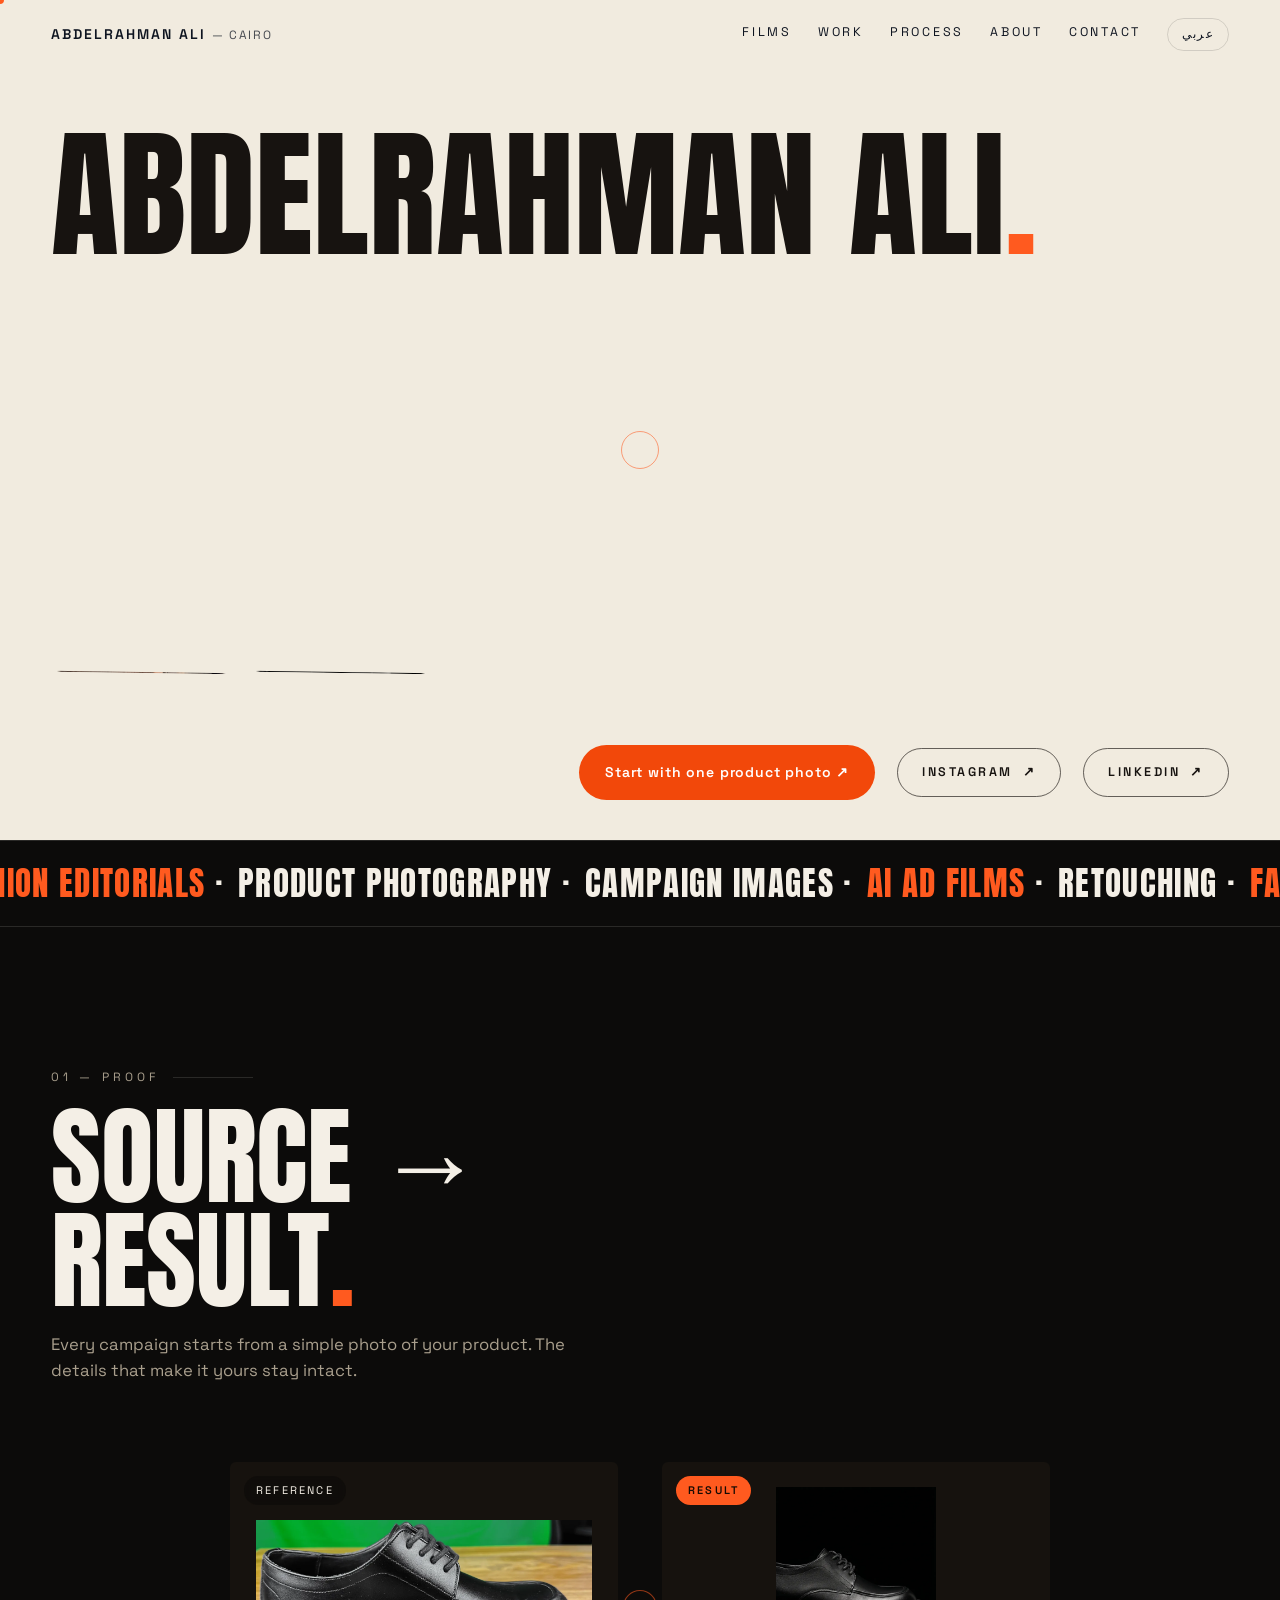
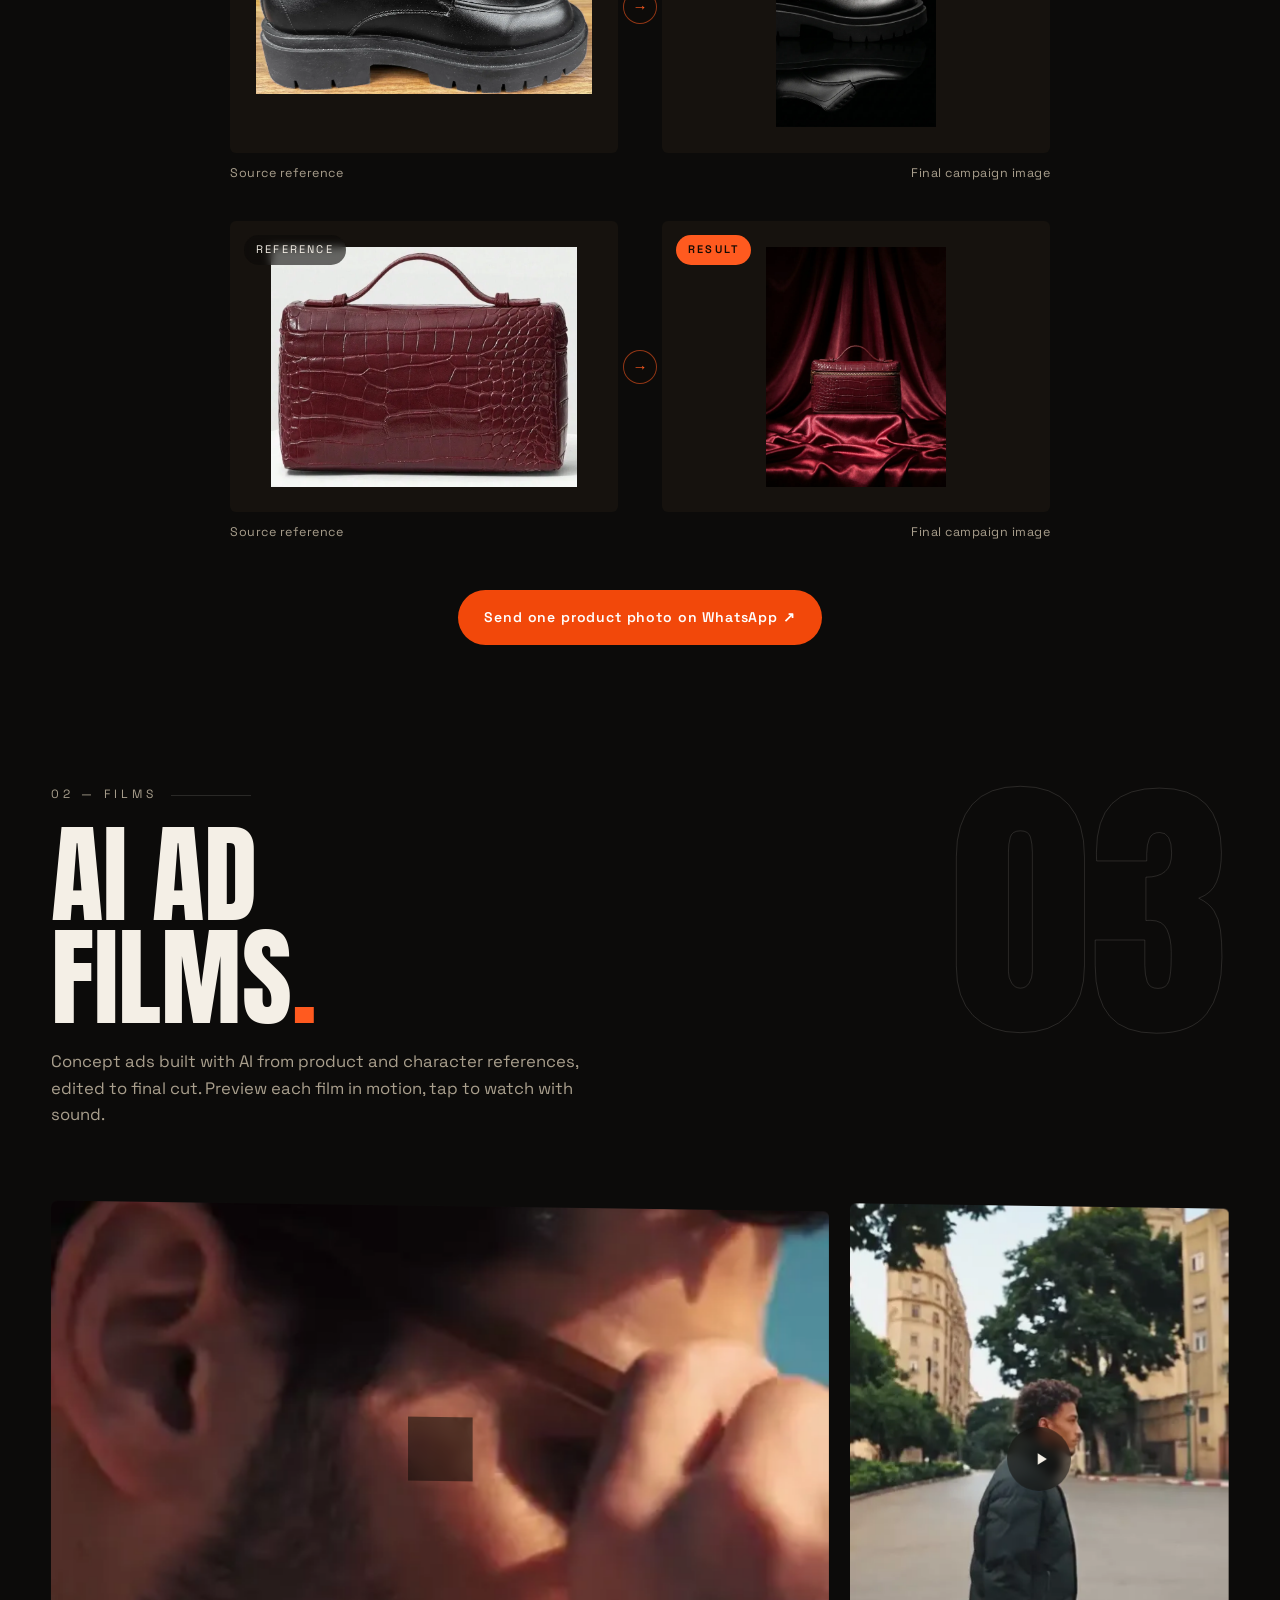
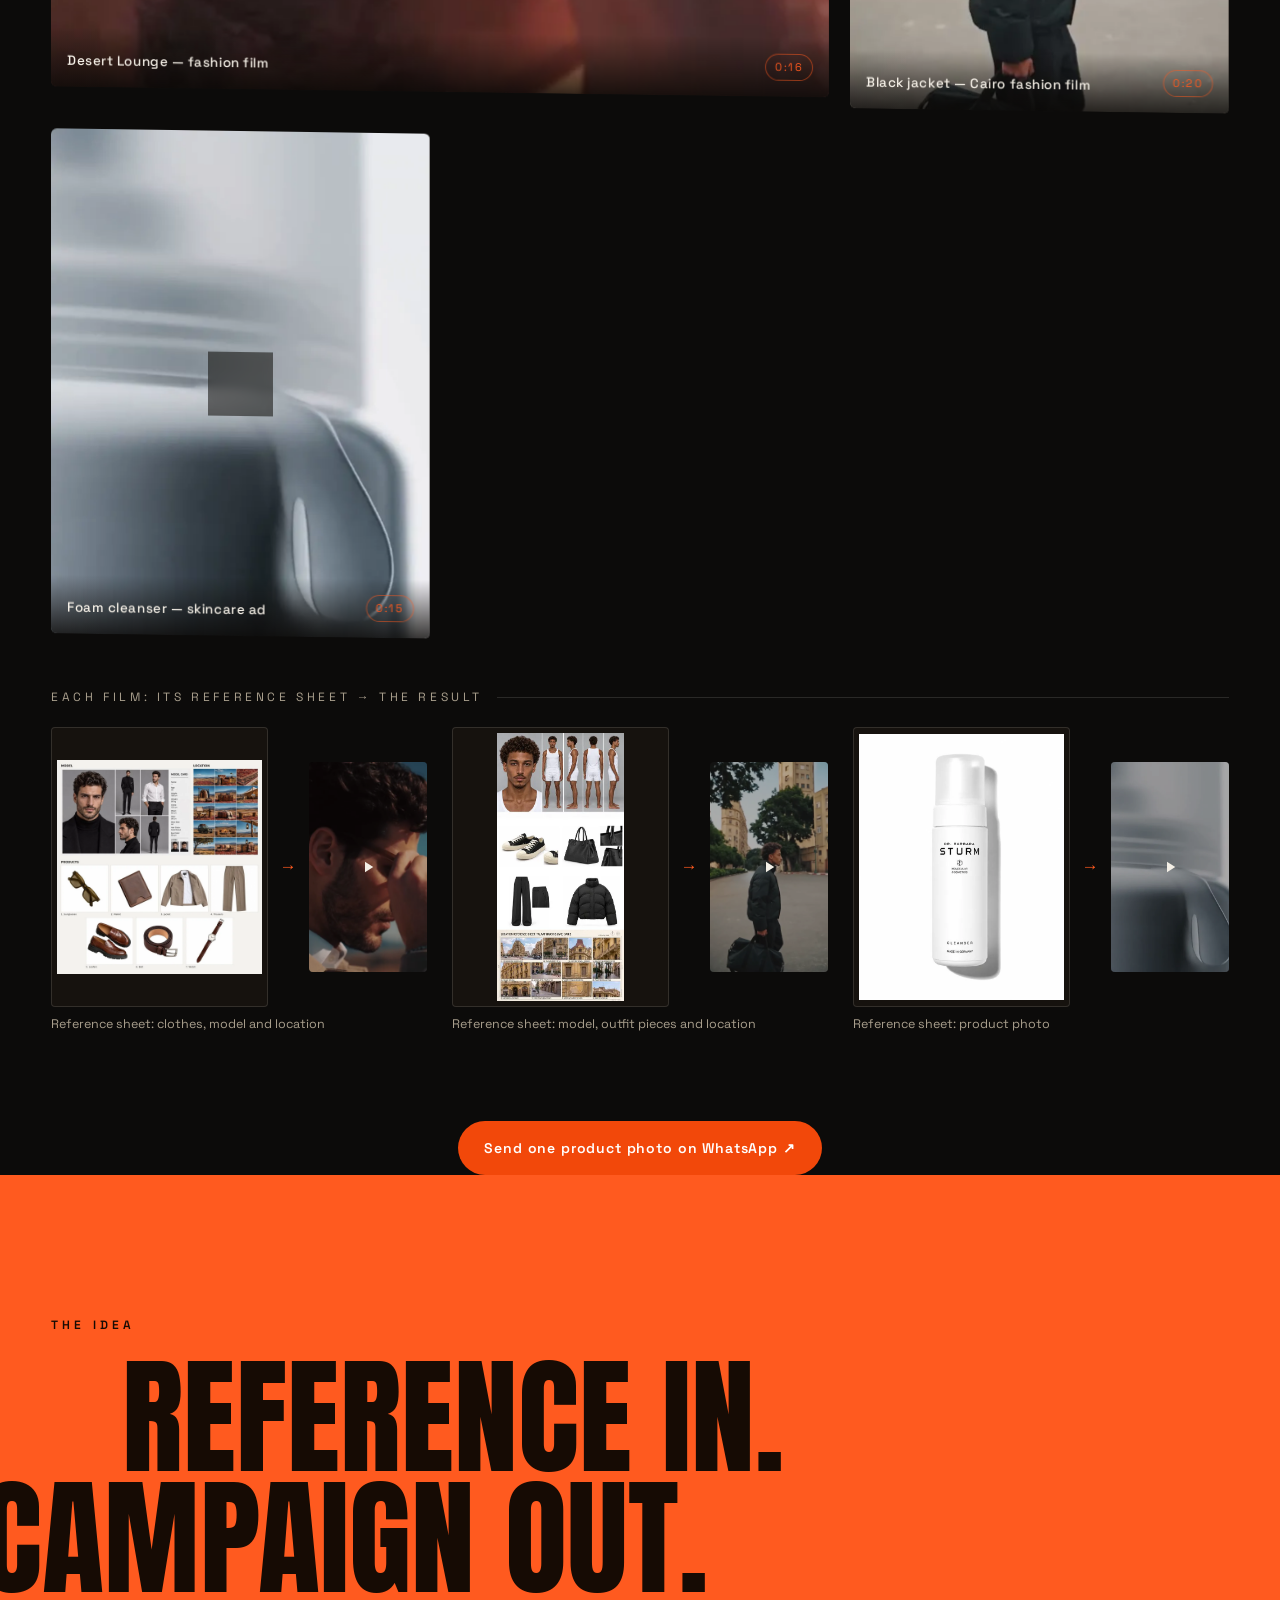
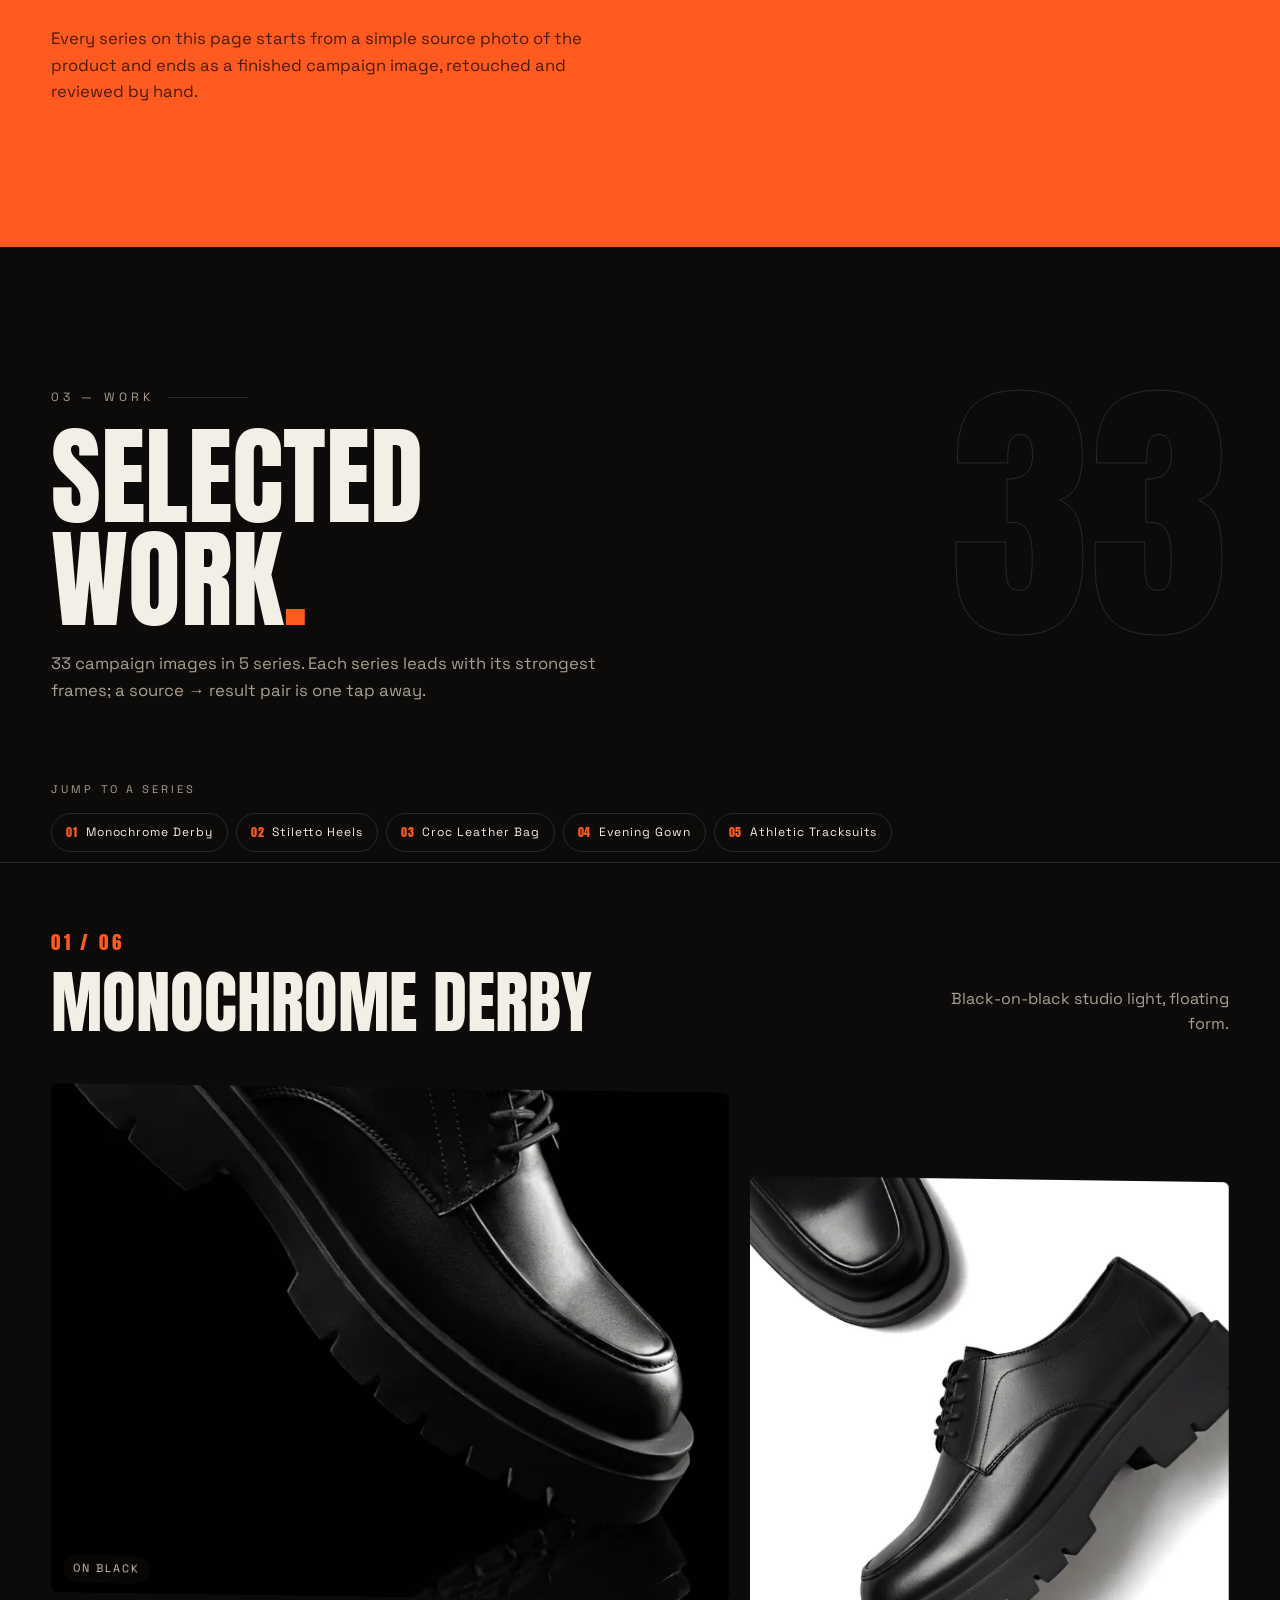
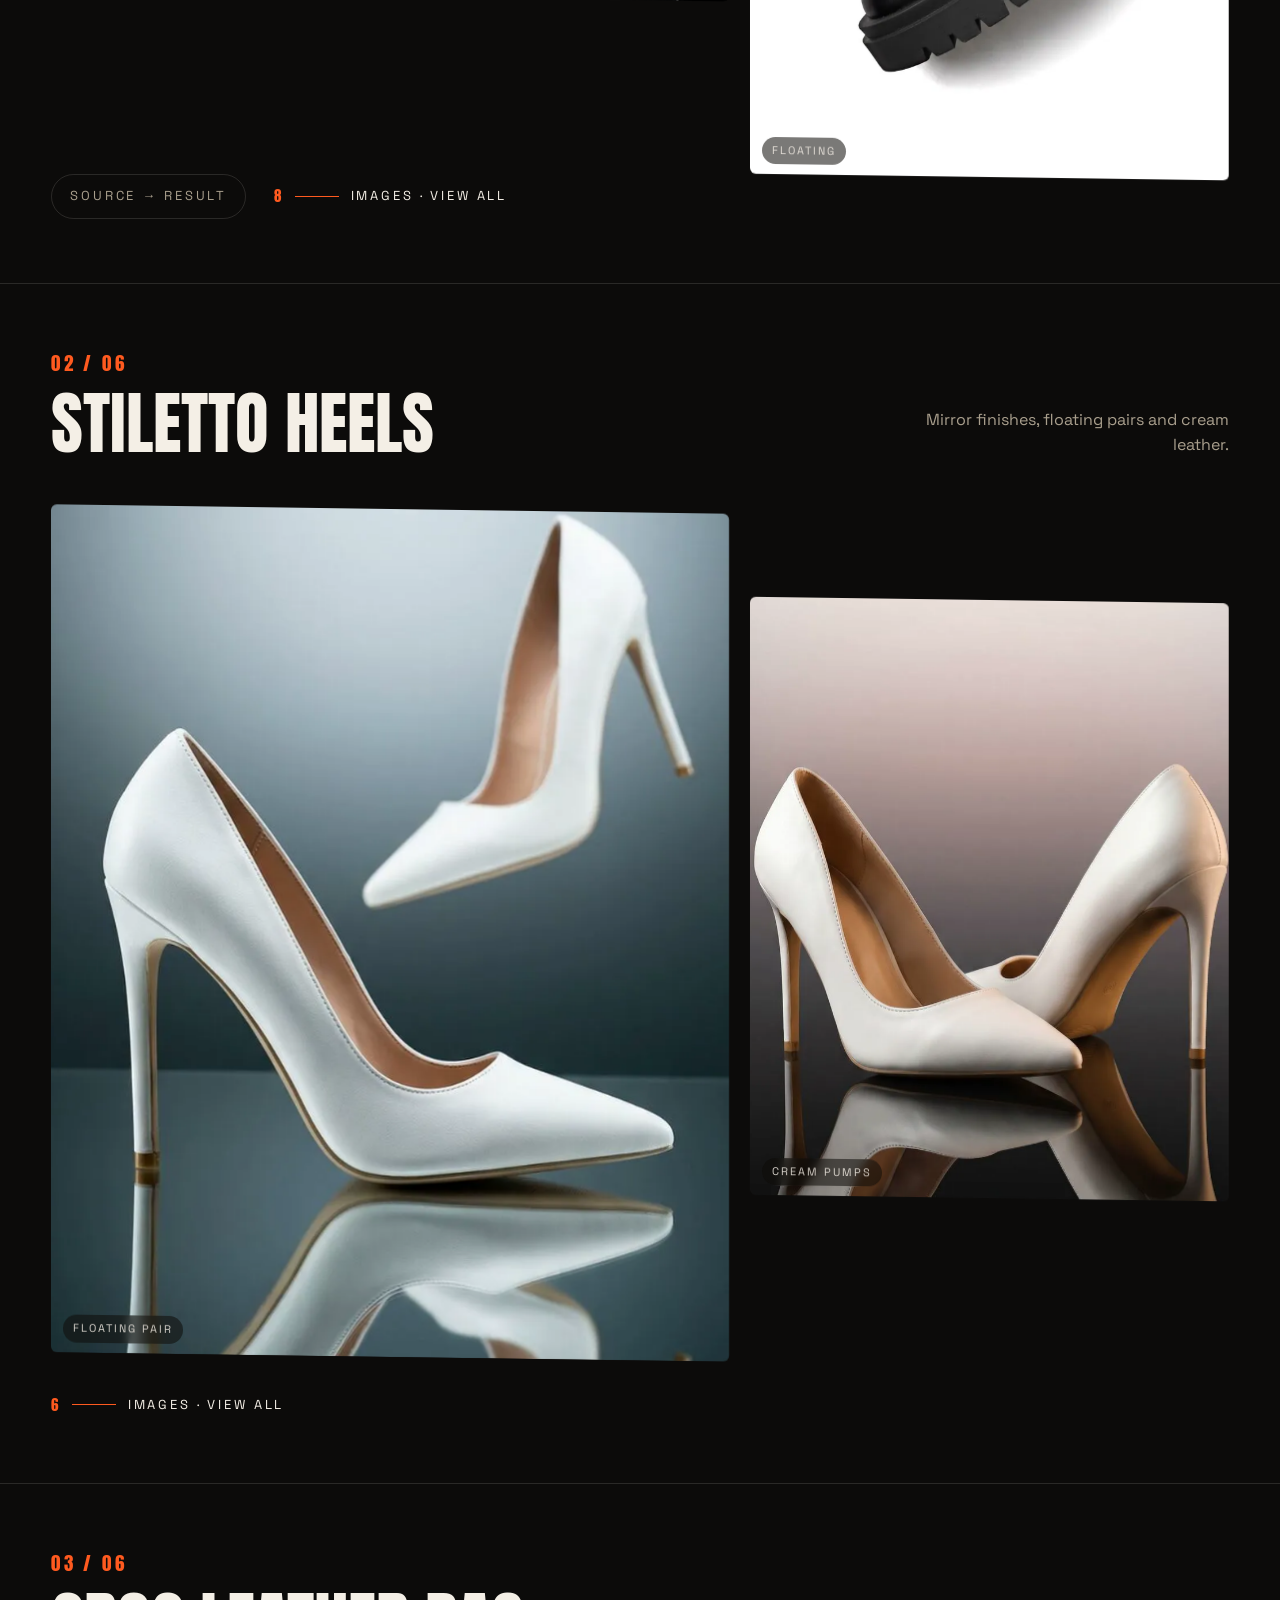
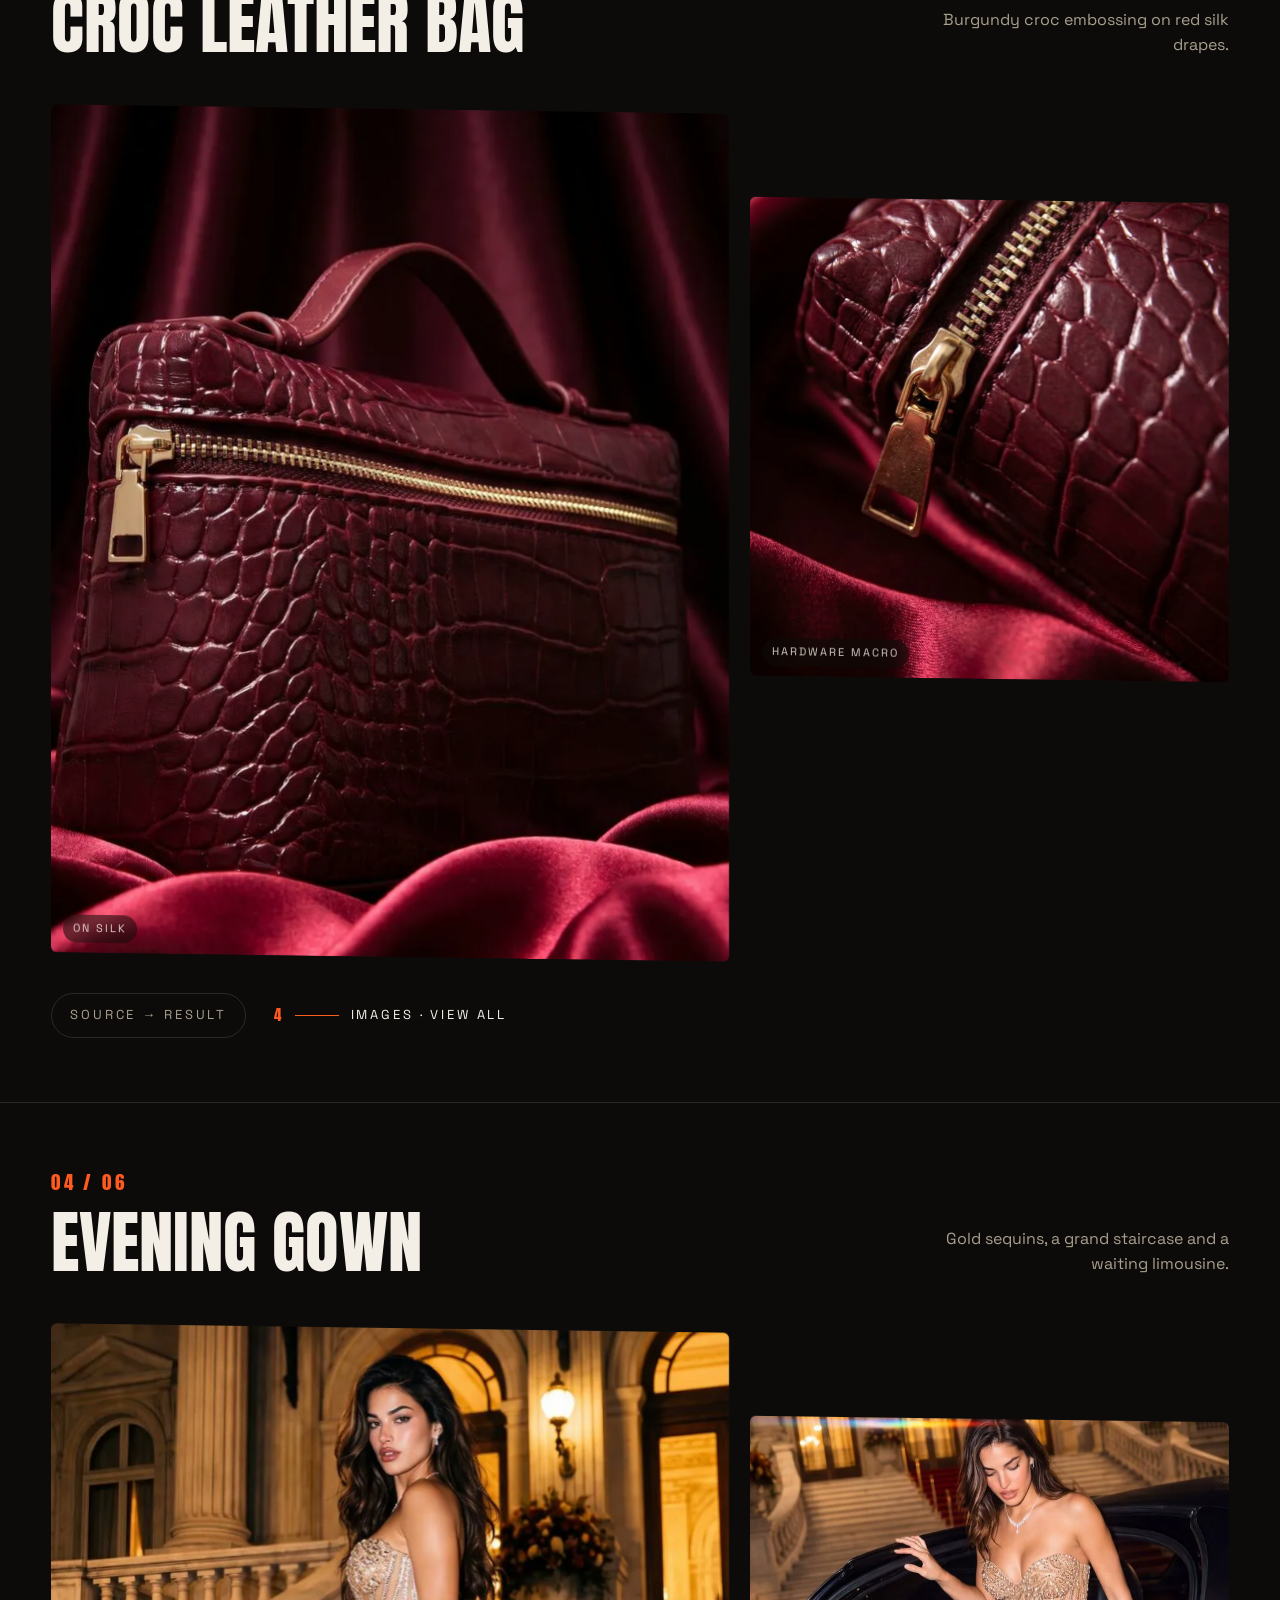
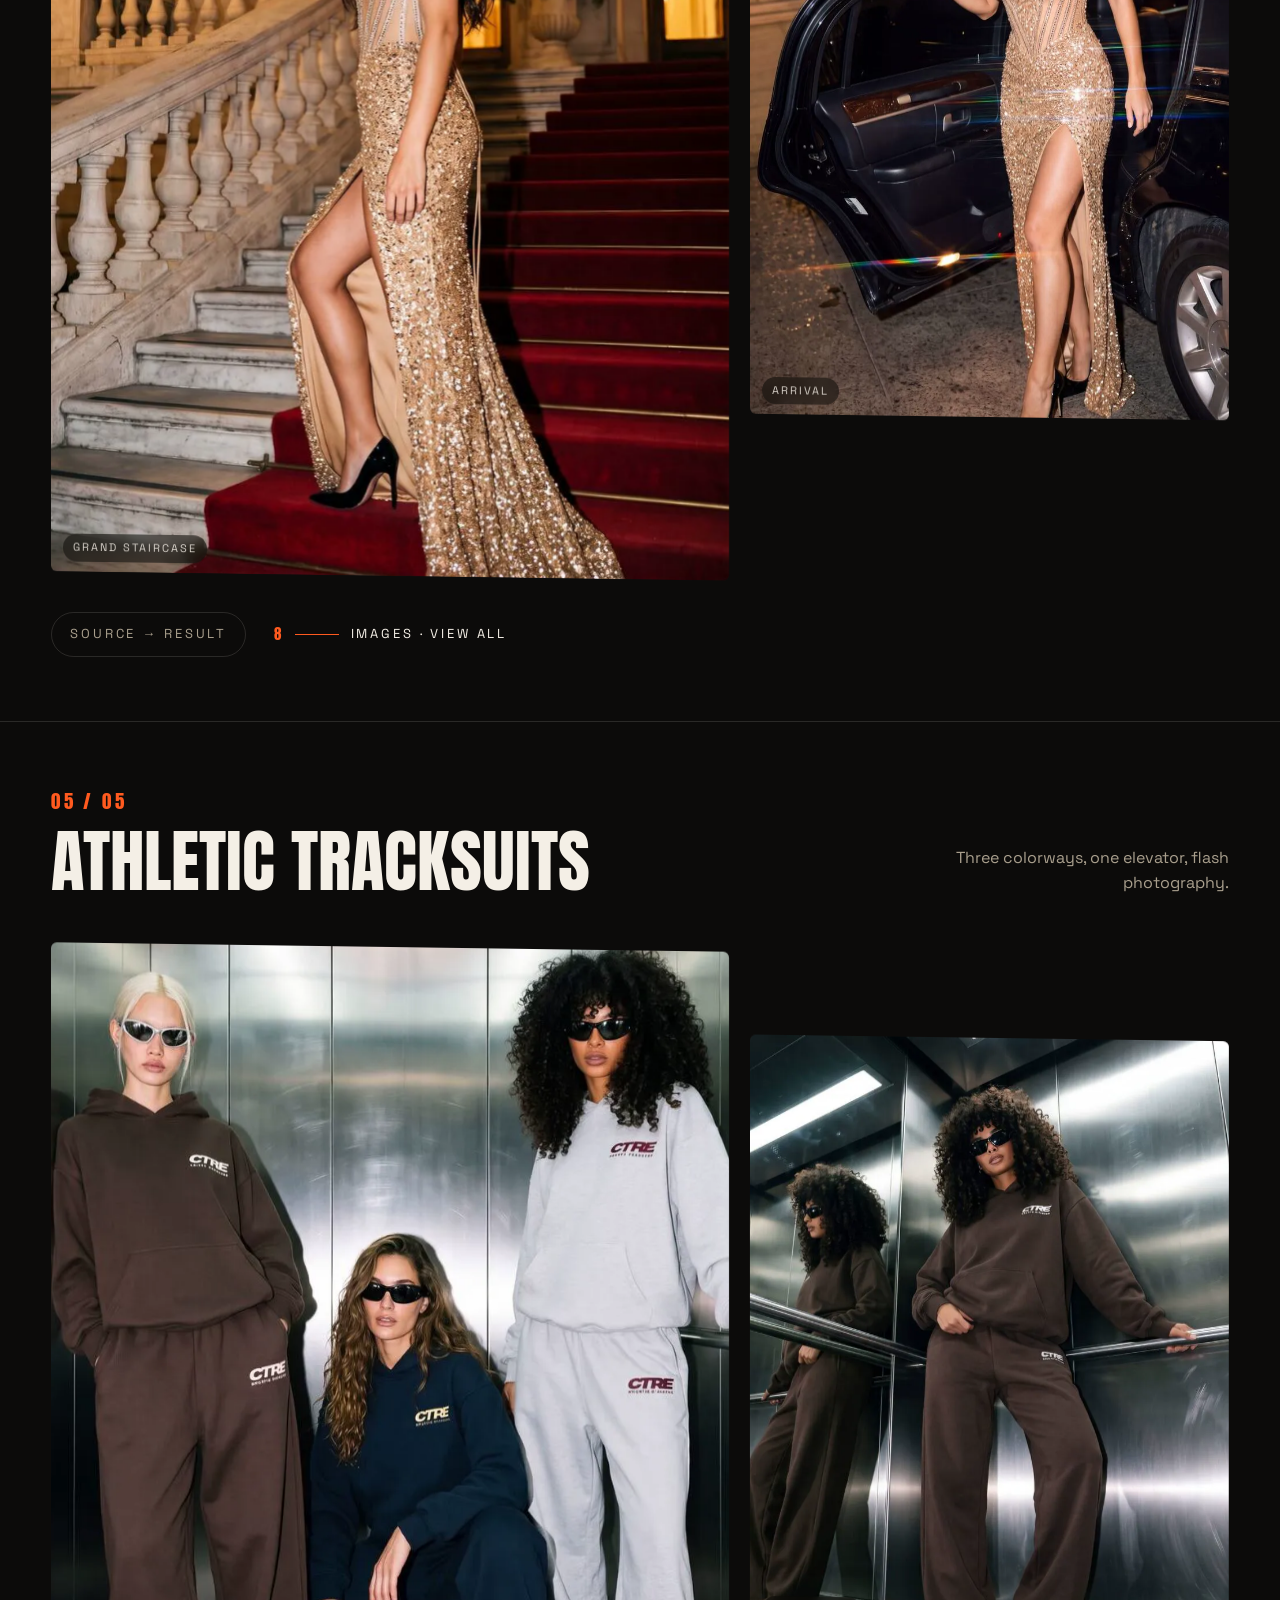
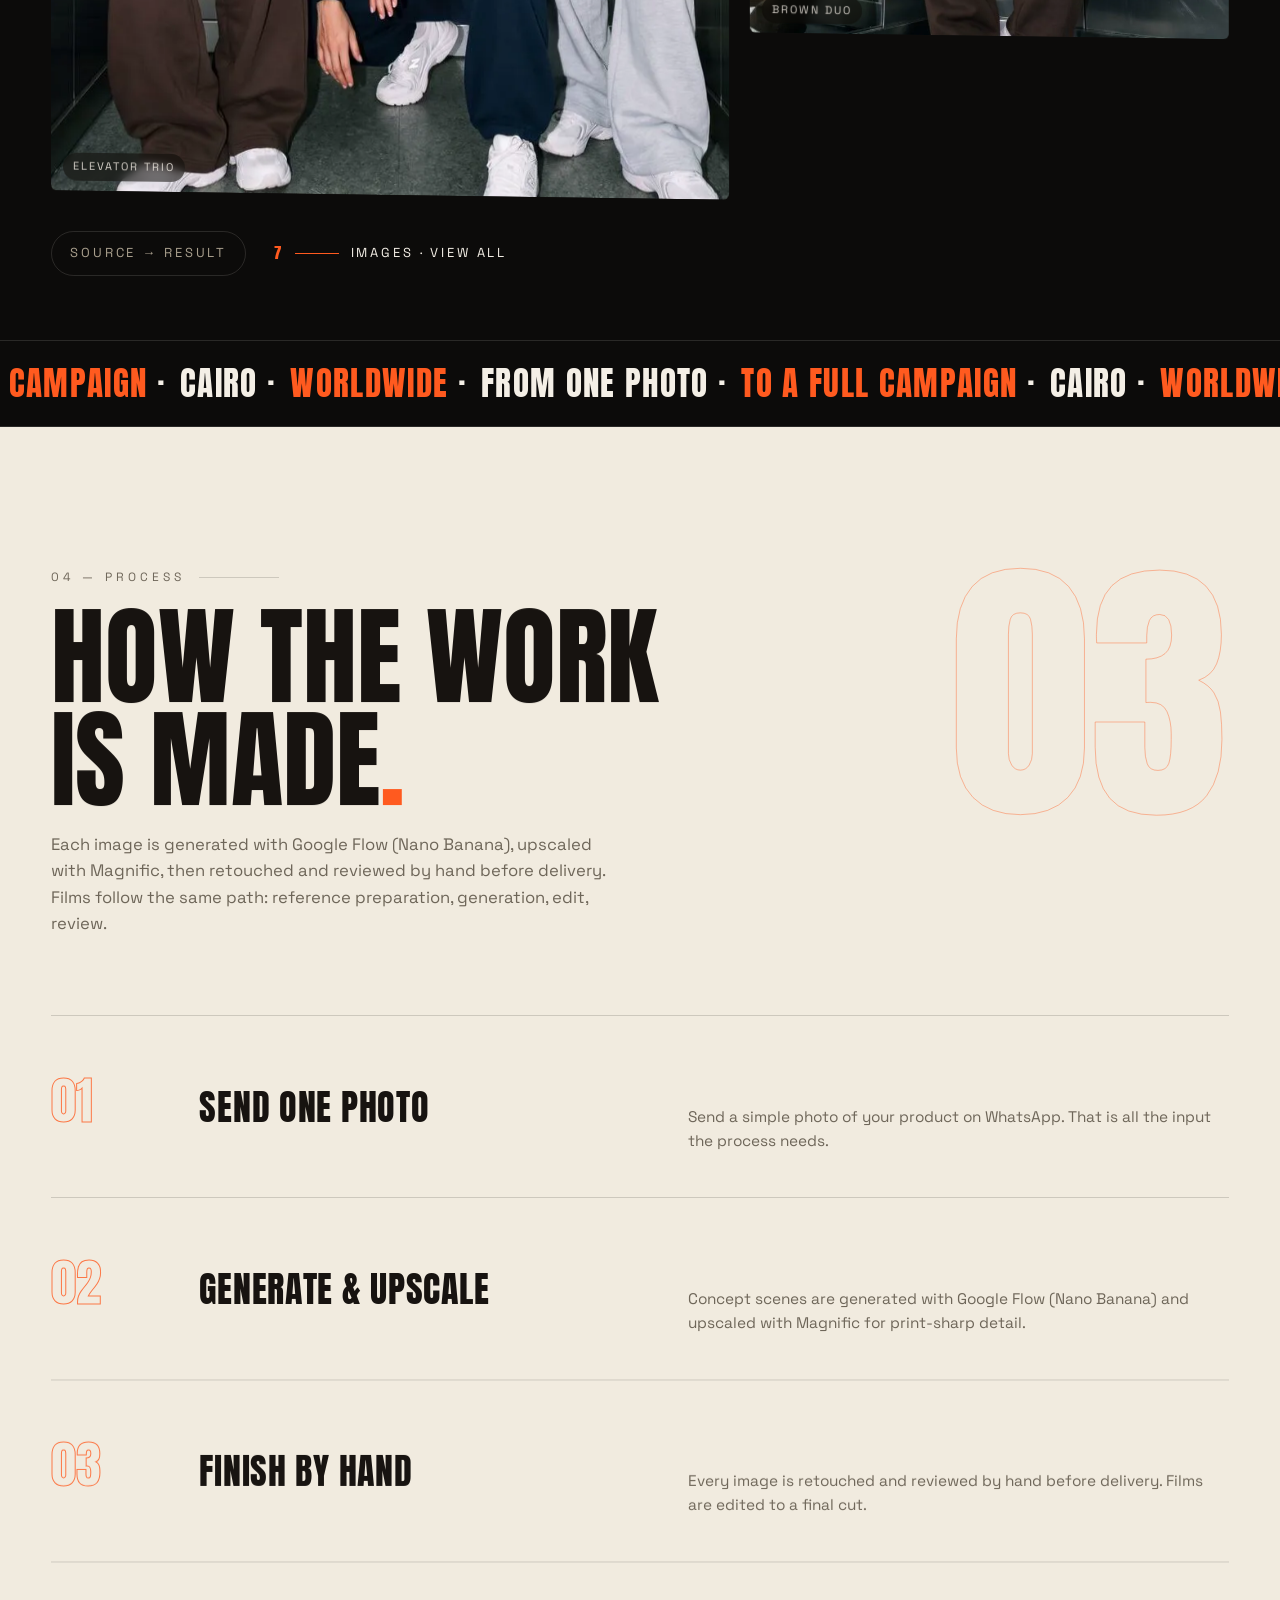
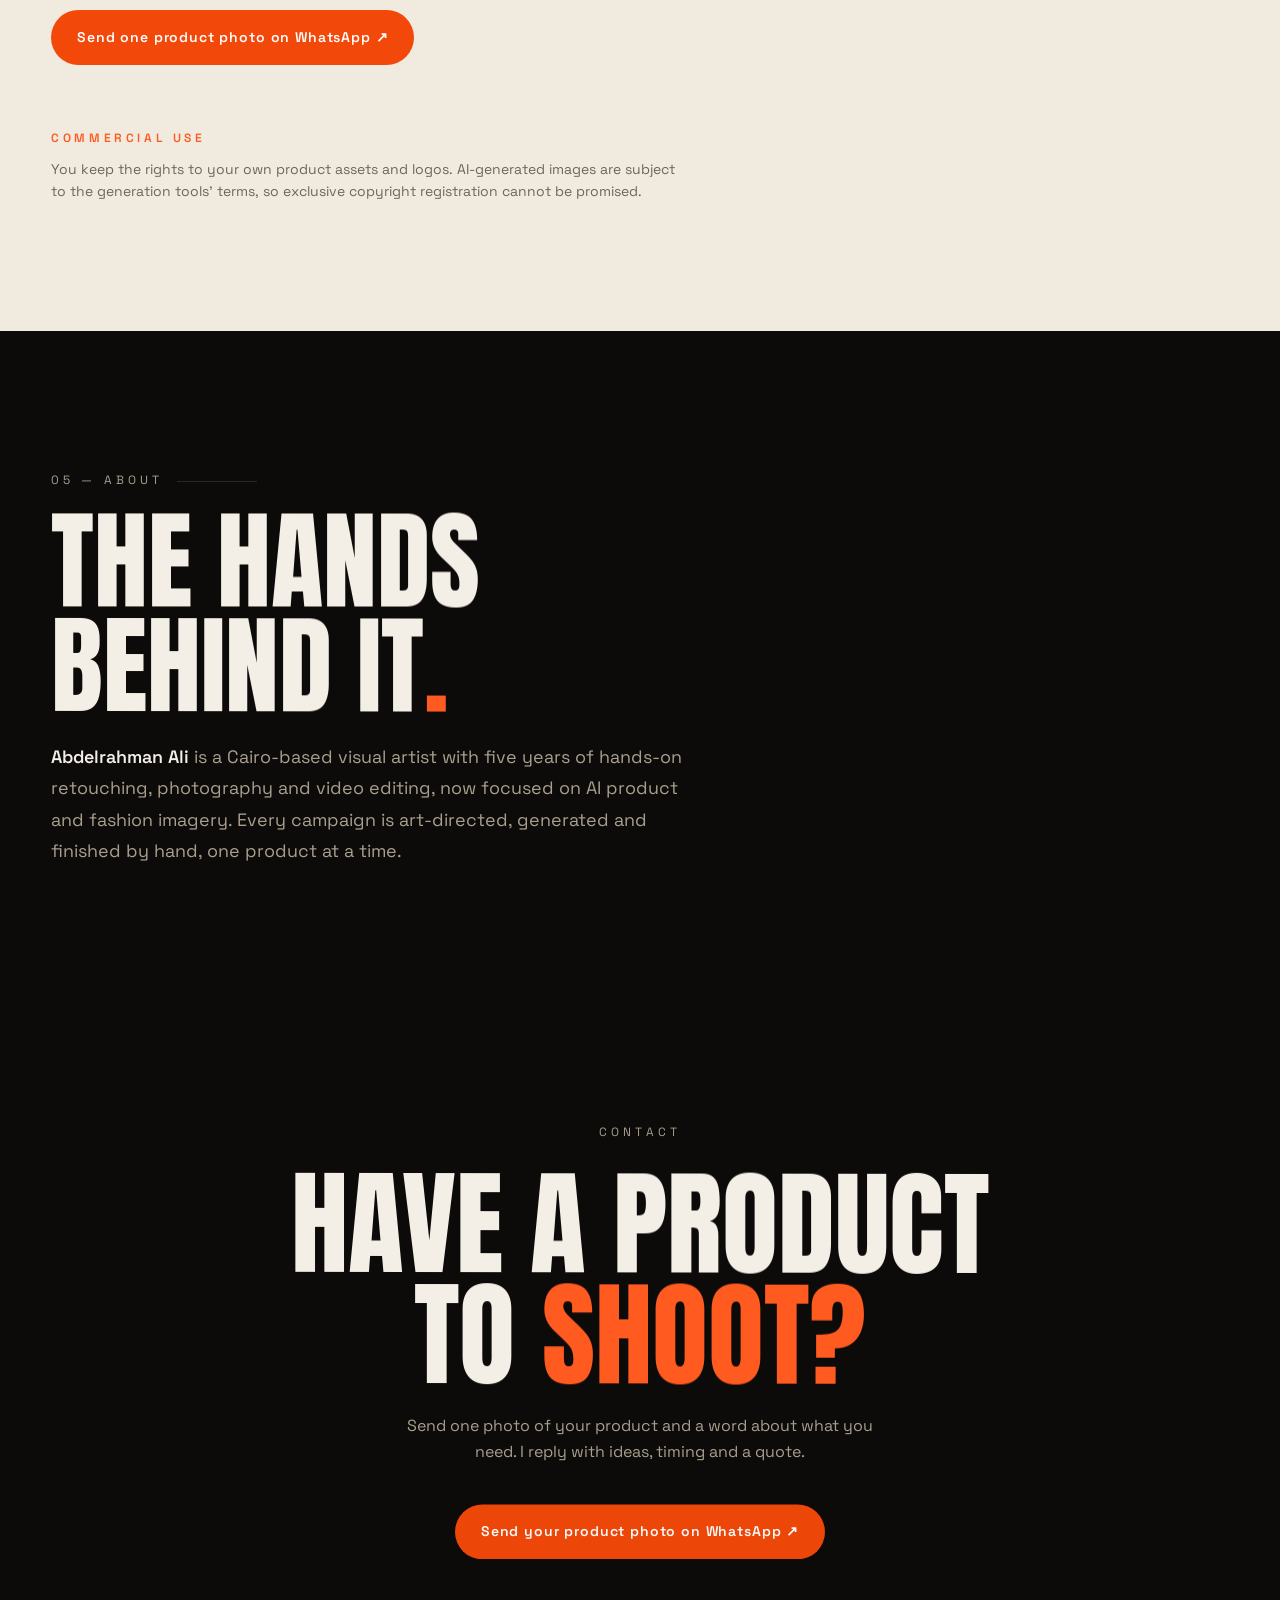
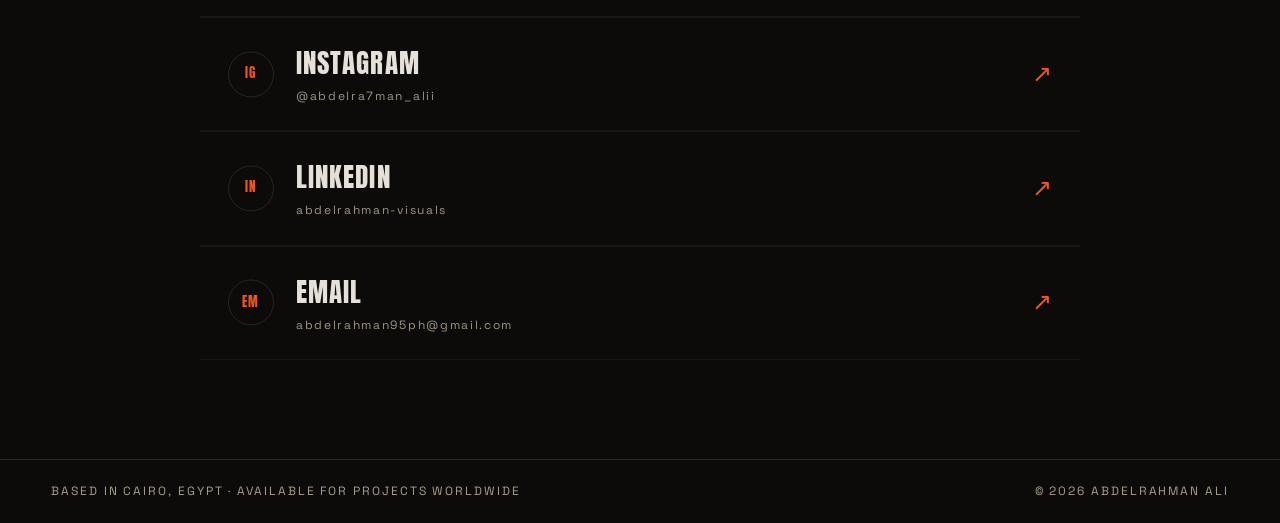
<file: archive-2026-11-27-b-index.html>
<!doctype html>
<html lang="en">
<head>
<meta charset="utf-8">
<meta name="viewport" content="width=device-width,initial-scale=1">
<title>Abdelrahman Ali | AI Product &amp; Fashion Photography</title>
<meta name="description" content="AI product and fashion photography, ad films and retouching by Abdelrahman Ali.">
<link rel="canonical" href="https://abdelrahman592.github.io/">
<link rel="icon" href="favicon.svg" type="image/svg+xml">
<meta property="og:type" content="website">
<meta property="og:url" content="https://abdelrahman592.github.io/">
<meta property="og:title" content="Abdelrahman Ali | AI Product &amp; Fashion Photography">
<meta property="og:description" content="AI product campaigns, fashion editorials and short ad films created from your product photos. Based in Cairo, working worldwide.">
<meta property="og:image" content="https://abdelrahman592.github.io/photos/gown-limo.webp">
<meta name="twitter:card" content="summary_large_image">
<meta name="twitter:title" content="Abdelrahman Ali | AI Product &amp; Fashion Photography">
<meta name="twitter:description" content="AI product campaigns, fashion editorials and short ad films created from your product photos. Based in Cairo, working worldwide.">
<meta name="twitter:image" content="https://abdelrahman592.github.io/photos/gown-limo.webp">
<link href="preview-v4/fonts/fonts.css" rel="stylesheet">
<style>
:root{
  --bg:#0c0b0a; --bg2:#161311; --ink:#f4efe6; --mut:#a99f8d; --acc:#ff5a1f;
  --paper:#f1ebdf; --inkd:#171310; --mutd:#6e6659; --lined:rgba(23,19,16,.16);
  --line:rgba(244,239,230,.13); --pad:clamp(20px,4vw,64px);
  --anton:'Anton',sans-serif; --grot:'Space Grotesk',sans-serif;
}
*{margin:0;padding:0;box-sizing:border-box}
html{scrollbar-width:thin;scrollbar-color:var(--acc) var(--bg)}
html.lenis,html.lenis body{height:auto}
.lenis.lenis-smooth{scroll-behavior:auto!important}
body{background:var(--bg);color:var(--ink);font-family:var(--grot);font-size:16px;line-height:1.6;overflow-x:hidden}
::selection{background:var(--acc);color:#160b04}
img{display:block;max-width:100%}
a{color:inherit;text-decoration:none}
button{font:inherit;color:inherit;background:none;border:0;cursor:pointer}
.gold{color:var(--acc)}
.wrap{padding-left:var(--pad);padding-right:var(--pad)}

/* ---------- loader ---------- */
#loader{position:fixed;inset:0;z-index:200;background:#0a0806;display:flex;align-items:center;justify-content:center;flex-direction:column;gap:18px}
#loader .mono{font-family:var(--anton);font-size:clamp(90px,18vw,220px);line-height:1;color:var(--ink)}
#loader .mono span{color:var(--acc)}
#loader .count{position:absolute;right:var(--pad);bottom:calc(var(--pad) - 8px);font-family:var(--anton);font-size:clamp(40px,7vw,90px);color:rgba(244,239,230,.28)}
#loader .tag{font-size:12px;letter-spacing:.35em;text-transform:uppercase;color:var(--mut)}
#loader{animation:loaderhide .6s ease 4s forwards}
@keyframes loaderhide{to{opacity:0;visibility:hidden}}

/* ---------- cursor ---------- */
.cursor,.cursor2{position:fixed;top:0;left:0;pointer-events:none;z-index:180;border-radius:50%;display:none}
@media(hover:hover) and (pointer:fine){.cursor{display:block}.cursor2{display:flex}}
.cursor{width:8px;height:8px;background:var(--acc);transform:translate(-50%,-50%)}
.cursor2{width:38px;height:38px;border:1px solid rgba(255,90,31,.55);transform:translate(-50%,-50%);transition:width .25s,height .25s,background .25s;align-items:center;justify-content:center}
.cursor2 .cl{font:600 9px/1 var(--grot);letter-spacing:.18em;text-transform:uppercase;color:#171310;opacity:0;transition:opacity .2s}
.cursor2.view{width:78px;height:78px;background:var(--acc);border-color:var(--acc)}
.cursor2.view .cl{opacity:1}
.cursor2.big{width:74px;height:74px;background:rgba(255,90,31,.12)}

/* ---------- nav ---------- */
.nav{position:fixed;top:0;left:0;right:0;z-index:100;display:flex;justify-content:space-between;align-items:center;padding:18px var(--pad);mix-blend-mode:difference;color:#fff;transition:background .35s,padding .35s,border-color .35s;border-bottom:1px solid transparent}
.nav.scrolled{mix-blend-mode:normal;background:rgba(10,8,6,.86);backdrop-filter:blur(12px);-webkit-backdrop-filter:blur(12px);border-bottom-color:var(--line);padding-top:13px;padding-bottom:13px;color:var(--ink)}
.nav .brand{font-family:var(--grot);font-weight:600;font-size:14px;letter-spacing:.14em;text-transform:uppercase}
.nav .brand em{font-style:normal;font-weight:400;letter-spacing:.14em;font-size:12px;opacity:.75}
.nav ul{display:flex;gap:26px;list-style:none}
.nav ul a{font-size:12.5px;letter-spacing:.22em;text-transform:uppercase;position:relative;padding:4px 0}
.nav ul a::after{content:"";position:absolute;left:0;bottom:0;height:1px;width:100%;background:#fff;transform:scaleX(0);transform-origin:right;transition:transform .35s cubic-bezier(.65,0,.35,1)}
.nav ul a:hover::after{transform:scaleX(1);transform-origin:left}
@media(max-width:640px){.nav{padding:14px var(--pad)}.nav ul{gap:14px}.nav ul a{font-size:11px;letter-spacing:.16em}.nav .brand{font-size:12px;white-space:nowrap}.nav .brand em{display:none}.nav ul li:nth-child(3){display:none}}

/* ---------- hero ---------- */
.hero{position:relative;background:var(--paper);color:var(--inkd);padding-top:clamp(84px,10vh,110px);overflow:hidden}
.hero-kick{display:flex;justify-content:space-between;gap:14px;flex-wrap:wrap;padding:0 var(--pad);font-size:12px;letter-spacing:.28em;text-transform:uppercase;color:var(--mutd)}
.hero-kick b{color:var(--acc);font-weight:600}
.hero-title{padding:clamp(14px,2.4vh,26px) var(--pad) 0}
.hero h1{font-family:var(--anton);font-weight:400;font-size:clamp(40px,10.9vw,190px);line-height:.92;text-transform:uppercase;white-space:nowrap}
.hero h1 .row{display:block;overflow:hidden}
.hero h1 .row>span{display:inline-block}
.hero h1 .dot{color:var(--acc)}
.hero-strip{display:flex;align-items:flex-end;gap:clamp(10px,1.4vw,20px);padding:clamp(24px,4vh,42px) var(--pad) 0}
.hcard{position:relative;flex:1 1 0;min-width:0;border-radius:10px;overflow:hidden;background:#ddd2c0;transition:flex-grow .95s cubic-bezier(.22,1,.36,1)}
.hcard img{position:absolute;inset:0;width:100%;height:100%;object-fit:cover}
.hcard:hover{flex-grow:2.15}
.hcard figcaption{position:absolute;left:10px;bottom:10px;font-size:10.5px;letter-spacing:.16em;text-transform:uppercase;background:rgba(12,11,10,.55);color:#f4efe6;padding:5px 10px;border-radius:100px;backdrop-filter:blur(4px)}
.hcard:nth-child(1){height:clamp(170px,26vh,300px)}
.hcard:nth-child(2){height:clamp(215px,36vh,400px)}
.hcard:nth-child(3){height:clamp(185px,30vh,340px)}
.hcard:nth-child(4){height:clamp(240px,42vh,460px)}
.hcard:nth-child(5){height:clamp(175px,27vh,310px)}
.hcard:nth-child(6){height:clamp(210px,34vh,380px)}
.hero-low{display:flex;justify-content:space-between;align-items:flex-end;gap:28px;flex-wrap:wrap;padding:clamp(26px,4.5vh,44px) var(--pad) clamp(26px,4.5vh,44px)}
.hero-sub{max-width:470px;color:var(--mutd);font-size:clamp(15px,1.4vw,18px)}
.hero-sub b{color:var(--inkd);font-weight:600}
.btn-solid{display:inline-flex;align-items:center;gap:10px;background:#f2480a;color:#fff;font-weight:700;font-size:14px;letter-spacing:.06em;padding:16px 26px;border-radius:100px;transition:transform .3s,background .3s}
.btn-solid:hover{background:#ff5a1f}
.btn-ghost{display:inline-flex;align-items:center;gap:10px;font-size:12.5px;font-weight:600;letter-spacing:.2em;text-transform:uppercase;border:1.5px solid rgba(23,19,16,.65);border-radius:999px;padding:13px 24px;transition:background .35s,color .35s,border-color .35s}
.btn-ghost::after{content:'\2197';font-size:13px;transition:transform .35s}
.btn-ghost:hover{background:var(--inkd);border-color:var(--inkd);color:var(--paper)}
.btn-ghost:hover::after{transform:translate(2px,-3px)}
.hero-cta{display:flex;align-items:center;gap:22px;flex-wrap:wrap}
.hero .btn-ghost{color:var(--inkd)}
@media(max-width:900px){
.hero-strip{overflow-x:auto;scrollbar-width:none;padding-bottom:6px}
.hero-strip::-webkit-scrollbar{display:none}
.hcard{flex:0 0 auto;width:58vw}
.hcard:hover{flex-grow:1}
.hcard:nth-child(1),.hcard:nth-child(3),.hcard:nth-child(5){height:210px}
.hcard:nth-child(2),.hcard:nth-child(4),.hcard:nth-child(6){height:260px}
.hero-kick span:last-child{display:none}
}

/* ---------- marquee ---------- */
.marquee{overflow:hidden;border-top:1px solid var(--line);border-bottom:1px solid var(--line);padding:16px 0;background:var(--bg)}
.marquee .track{display:flex;width:max-content;animation:mq 26s linear infinite}
.marquee span{font-family:var(--anton);font-size:clamp(20px,2.6vw,34px);text-transform:uppercase;letter-spacing:.04em;white-space:nowrap;padding-right:14px;color:var(--ink)}
.marquee span em{font-style:normal;color:var(--acc)}
@keyframes mq{to{transform:translateX(-50%)}}
.marquee.rev .track{animation-direction:reverse}

/* ---------- section heads ---------- */
.sec{padding:clamp(80px,11vw,150px) 0 0}
.sec-head{position:relative;padding:0 var(--pad);margin-bottom:clamp(44px,6vw,84px)}
.sec-label{display:flex;align-items:center;gap:14px;font-size:12px;letter-spacing:.34em;text-transform:uppercase;color:var(--mut);margin-bottom:18px}
.sec-label::after{content:"";height:1px;width:80px;background:var(--line)}
.sec-title{font-family:var(--anton);font-weight:400;font-size:clamp(46px,8.4vw,124px);line-height:.96;text-transform:uppercase}
.sec-title .row{display:block;overflow:hidden}.sec-title .row>span{display:inline-block}
.sec-note{max-width:560px;color:var(--mut);margin-top:20px;font-size:clamp(14px,1.3vw,17px)}
.ghost{position:absolute;top:-.35em;right:var(--pad);font-family:var(--anton);font-size:clamp(120px,22vw,320px);line-height:1;color:transparent;-webkit-text-stroke:1px rgba(244,239,230,.13);pointer-events:none;user-select:none}

/* ---------- series ---------- */
.series{position:relative;padding:clamp(38px,5vw,72px) var(--pad);border-top:1px solid var(--line);scroll-margin-top:70px}
.series-top{display:flex;align-items:flex-end;justify-content:space-between;gap:24px;margin-bottom:clamp(30px,4vw,54px);flex-wrap:wrap}
.series-id{font-family:var(--anton);font-size:clamp(15px,1.5vw,19px);color:var(--acc);letter-spacing:.18em;margin-bottom:12px}
.series-title{font-family:var(--anton);font-weight:400;font-size:clamp(34px,5.4vw,84px);line-height:.98;text-transform:uppercase}
.series-tag{font-size:clamp(14px,1.25vw,17px);color:var(--mut);max-width:320px;text-align:right;line-height:1.55}
@media(max-width:760px){.series-tag{text-align:left}}

.shot-x{display:none!important}
.sindex{margin:clamp(28px,4vw,48px) var(--pad) 0;position:relative}
.sindex-label{display:block;font-size:11px;letter-spacing:.28em;text-transform:uppercase;color:var(--mut,#8f887c);margin-bottom:14px}
.sindex-row{display:flex;gap:8px;overflow-x:auto;padding-bottom:10px;scrollbar-width:none;-webkit-overflow-scrolling:touch}
.sindex-row::-webkit-scrollbar{display:none}
.sindex-row a{flex:0 0 auto;display:inline-flex;align-items:center;gap:8px;padding:9px 14px;border:1px solid var(--line);border-radius:999px;font-size:12px;letter-spacing:.08em;color:var(--ink);text-decoration:none;white-space:nowrap;transition:border-color .35s,color .35s}
.sindex-row a b{font-family:var(--anton);font-weight:400;font-size:12px;color:var(--acc);letter-spacing:.06em}
.sindex-row a:hover{border-color:var(--acc)}
.sgrid{display:grid;grid-template-columns:repeat(12,1fr);gap:clamp(12px,1.6vw,24px)}
.shot{position:relative;overflow:hidden;border-radius:6px;background:var(--bg2)}
.shot img{width:100%;height:100%;object-fit:cover;transform:scale(1.12)}
.shot .cap{position:absolute;left:12px;bottom:10px;font-size:11px;letter-spacing:.18em;text-transform:uppercase;color:rgba(244,239,230,.85);background:rgba(13,11,9,.55);backdrop-filter:blur(4px);padding:5px 10px;border-radius:100px}
.a-43{aspect-ratio:4/5}.a-11{aspect-ratio:1/1}.a-169{aspect-ratio:4/3}
.sp3{grid-column:span 3}.sp4{grid-column:span 4}.sp5{grid-column:span 5}.sp6{grid-column:span 6}.sp7{grid-column:span 7}.sp8{grid-column:span 8}
.push1{margin-top:clamp(24px,4vw,72px)}.push2{margin-top:clamp(48px,8vw,140px)}
@media(max-width:760px){.sp3,.sp4,.sp5{grid-column:span 6}.sp6,.sp7,.sp8{grid-column:span 12}.push2{margin-top:0}}
@media(max-width:520px){.sp3,.sp4,.sp5{grid-column:span 12}}

/* reference -> result duo: two independent panels, no overlay */
.duo{grid-column:span 12;display:grid;grid-template-columns:5fr 58px 7fr;align-items:center;margin:14px 0 0}
.duo-panel{position:relative;border-radius:6px;overflow:hidden;background:#16120e;height:clamp(300px,54vh,600px)}
.duo-panel img{width:100%;height:100%;object-fit:contain;padding:clamp(12px,2vw,26px)}
.duo-wipe{position:absolute;inset:0}
.duo-wipe img{position:absolute;inset:0}
.duo-edge{position:absolute;top:0;bottom:0;left:0;width:2px;background:var(--acc);box-shadow:0 0 24px rgba(255,90,31,.9);opacity:0;pointer-events:none;z-index:2}
.duo-link{position:relative;height:1px;background:linear-gradient(90deg,rgba(255,90,31,0),var(--acc),rgba(255,90,31,0));transform-origin:left center}
.duo-link b{position:absolute;left:50%;top:50%;transform:translate(-50%,-50%);width:34px;height:34px;border-radius:50%;border:1px solid rgba(255,90,31,.55);background:#0d0b09;color:var(--acc);display:flex;align-items:center;justify-content:center;font-size:15px;font-weight:400}
.duo-tag{position:absolute;top:14px;left:14px;font-size:11px;letter-spacing:.2em;text-transform:uppercase;padding:6px 12px;border-radius:100px;background:rgba(13,11,9,.6);backdrop-filter:blur(4px);z-index:2}
.duo-tag.gold{background:var(--acc);color:#160b04;font-weight:600}
.duo-cap{grid-column:1/-1;display:flex;justify-content:space-between;gap:18px;margin-top:10px;font-size:12.5px;color:var(--mut);letter-spacing:.04em}
.duo-cap span:last-child{text-align:right}
.duo.slim{grid-template-columns:1fr 44px 1fr;max-width:820px;margin:clamp(20px,3vw,40px) auto 0}
.duo.slim .duo-panel{height:auto;aspect-ratio:4/3}
.duo.slim .duo-link{height:44px;width:44px;margin:0 auto;background:none}
@media(max-width:760px){.series{padding:30px var(--pad)}.series-top{margin-bottom:18px;gap:10px}.series-id{margin-bottom:8px}.series-title{font-size:clamp(28px,8.6vw,42px)}.series-tag{font-size:13px;max-width:none}
.sgrid{gap:10px}
.sgrid .shot{grid-column:span 6}
.sgrid .shot.push1{margin-top:0}
.sgrid .shot.a-43,.sgrid .shot.a-11,.sgrid .shot.a-169{aspect-ratio:4/5}
.shot img{transform:none}
.shot .cap{font-size:9px;left:8px;bottom:8px;padding:4px 8px;letter-spacing:.12em}
.viewall{margin-top:16px}
.duo{grid-template-columns:1fr 30px 1fr;max-width:none;margin-top:10px;gap:0}.duo-panel{height:auto;aspect-ratio:3/4}.duo-panel img{padding:8px}.duo-link{height:30px;width:30px;margin:0;background:none}.duo-cap{font-size:10px;gap:8px}}
.viewall{display:inline-flex;align-items:center;gap:12px;margin-top:clamp(22px,3vw,36px);font-size:13px;letter-spacing:.22em;text-transform:uppercase;color:var(--ink)}
.viewall b{font-family:var(--anton);font-weight:400;color:var(--acc);font-size:15px;letter-spacing:.1em}
.viewall i{display:block;width:44px;height:1px;background:var(--acc);transition:width .35s}
.viewall:hover i{width:72px}


.duo-wrap{grid-column:span 12}
.duo-wrap[hidden]{display:none}
.sactions{display:flex;align-items:center;gap:28px;flex-wrap:wrap}
.srcbtn{display:inline-flex;align-items:center;gap:10px;margin-top:clamp(22px,3vw,36px);font-size:13px;letter-spacing:.22em;text-transform:uppercase;color:var(--mut);border:1px solid var(--line);border-radius:999px;padding:11px 18px;transition:color .3s,border-color .3s}
.srcbtn:hover{color:var(--ink);border-color:var(--acc)}
.srcbtn[aria-expanded="true"]{color:var(--acc);border-color:var(--acc)}
@media(max-width:760px){.srcbtn{margin-top:16px;font-size:12px;padding:9px 14px}.sactions{gap:20px}}
/* ---------- films ---------- */
.films-grid{display:grid;grid-template-columns:repeat(12,1fr);gap:clamp(12px,1.6vw,24px);padding:0 var(--pad)}
.vcard{position:relative;overflow:hidden;border-radius:6px;background:var(--bg2);cursor:pointer;grid-column:span 4;aspect-ratio:9/12}
.vcard.feat{grid-column:span 8;aspect-ratio:16/10}
@media(max-width:760px){.vcard,.vcard.feat{grid-column:span 12;aspect-ratio:16/10}}
.vcard video,.vcard img.poster{position:absolute;inset:0;width:100%;height:100%;object-fit:cover}
.vcard video{opacity:0;transition:opacity .45s}
.vcard.playing video{opacity:1}
.vcard .vmeta{position:absolute;left:0;right:0;bottom:0;padding:16px;display:flex;justify-content:space-between;align-items:flex-end;background:linear-gradient(transparent,rgba(10,8,6,.8));z-index:2}
.vcard .vname{font-size:13.5px;font-weight:500;letter-spacing:.04em}
.vcard .vdur{font-size:11px;letter-spacing:.14em;color:var(--acc);border:1px solid rgba(255,90,31,.5);padding:4px 9px;border-radius:100px}
.vcard .playic{position:absolute;top:50%;left:50%;transform:translate(-50%,-50%);width:64px;height:64px;border-radius:50%;background:rgba(13,11,9,.55);backdrop-filter:blur(4px);display:flex;align-items:center;justify-content:center;z-index:2;transition:transform .3s,opacity .3s}
.vcard:hover .playic{transform:translate(-50%,-50%) scale(1.12)}
.vcard.playing .playic{opacity:0}
.playic svg{width:20px;height:20px;fill:var(--ink);margin-left:3px}

/* film reference strip */
.refstrip-head{padding:clamp(34px,4vw,54px) var(--pad) 16px;display:flex;align-items:center;gap:14px;font-size:12px;letter-spacing:.3em;text-transform:uppercase;color:var(--mut)}
.refstrip-head::after{content:"";height:1px;flex:1;background:var(--line)}
.refstrip{display:flex;gap:clamp(14px,1.8vw,26px);overflow-x:auto;padding:4px var(--pad) 26px;scrollbar-width:thin}
.refpair{flex:0 0 auto;display:flex;flex-direction:column;gap:8px;width:240px}
.refpair .pair{display:flex;align-items:center;gap:10px}
.refimg{width:100px;height:136px;object-fit:contain;background:#16120e;border:1px solid var(--line);border-radius:4px;padding:5px}
.pair .arr{color:var(--acc);font-size:17px}
.filmthumb{position:relative;width:100px;height:136px;border-radius:4px;overflow:hidden;cursor:pointer;background:var(--bg2);text-align:left}
.filmthumb img{width:100%;height:100%;object-fit:cover}
.filmthumb .miniplay{position:absolute;inset:0;display:flex;align-items:center;justify-content:center;background:rgba(10,8,6,.3);transition:background .3s}
.filmthumb:hover .miniplay{background:rgba(10,8,6,.1)}
.miniplay svg{width:18px;height:18px;fill:var(--ink)}
.refcap{font-size:11.5px;color:var(--mut);line-height:1.45}

/* ---------- statement band ---------- */
.band{background:var(--acc);color:#160b04;padding:clamp(80px,11vw,150px) var(--pad)}
.band-kick{font-size:12px;letter-spacing:.34em;text-transform:uppercase;font-weight:600;margin-bottom:22px}
.band-title{font-family:var(--anton);font-weight:400;font-size:clamp(52px,10vw,150px);line-height:.94;text-transform:uppercase}
.band-title .row{display:block;overflow:hidden}.band-title .row>span{display:inline-block}
.band-note{margin-top:28px;max-width:540px;font-size:clamp(14px,1.3vw,17px);color:rgba(22,11,4,.78)}

/* ---------- paper section ---------- */
.on-paper{background:var(--paper);color:var(--inkd);padding-bottom:clamp(80px,10vw,140px)}
.on-paper .sec-label,.on-paper .sec-note,.on-paper .step p,.on-paper .fineprint p{color:var(--mutd)}
.on-paper .sec-label::after{background:var(--lined)}
.on-paper .ghost{-webkit-text-stroke:1px rgba(255,90,31,.4)}
.on-paper .step{border-top-color:var(--lined)}
.on-paper .step:last-child{border-bottom-color:var(--lined)}
.on-paper .fineprint h4{color:var(--acc)}

/* ---------- process ---------- */
.steps{padding:0 var(--pad)}
.step{display:grid;grid-template-columns:110px 1fr 1.2fr;gap:clamp(16px,3vw,48px);align-items:baseline;padding:clamp(26px,3.4vw,44px) 0;border-top:1px solid var(--line)}
.step:last-child{border-bottom:1px solid var(--line)}
.step .n{font-family:var(--anton);font-size:clamp(30px,4vw,54px);color:transparent;-webkit-text-stroke:1px rgba(255,90,31,.8)}
.step h3{font-family:var(--anton);font-weight:400;font-size:clamp(22px,2.8vw,38px);text-transform:uppercase;letter-spacing:.02em}
.step p{color:var(--mut);font-size:clamp(14px,1.2vw,16px)}
@media(max-width:760px){.step{grid-template-columns:64px 1fr}.step p{grid-column:2}}
.fineprint{display:grid;grid-template-columns:1fr 1fr;gap:clamp(20px,4vw,60px);padding:clamp(40px,5vw,64px) var(--pad) 0}
.fineprint h4{font-size:12px;letter-spacing:.3em;text-transform:uppercase;color:var(--acc);margin-bottom:10px}
.fineprint p{color:var(--mut);font-size:14px}
@media(max-width:760px){.fineprint{grid-template-columns:1fr}}

/* ---------- contact ---------- */
.contact{padding:clamp(90px,12vw,170px) var(--pad) clamp(60px,8vw,100px);text-align:center}
.contact .c-kick{font-size:12px;letter-spacing:.34em;text-transform:uppercase;color:var(--mut);margin-bottom:24px}
.contact h2{font-family:var(--anton);font-weight:400;font-size:clamp(44px,9vw,140px);line-height:.96;text-transform:uppercase}
.contact h2 .acc{color:var(--acc)}
.contact p{max-width:480px;margin:26px auto 0;color:var(--mut)}
.contact .c-actions{display:flex;justify-content:center;align-items:center;gap:20px;margin-top:40px;flex-wrap:wrap}
.contact .c-links{display:flex;flex-direction:column;margin:56px auto 0;max-width:880px}
.chan{position:relative;display:flex;align-items:center;gap:22px;padding:24px 28px;border-top:1px solid var(--line);overflow:hidden;isolation:isolate}
.chan:last-child{border-bottom:1px solid var(--line)}
.chan::after{content:'';position:absolute;inset:0;background:var(--acc);transform:scaleX(0);transform-origin:left;transition:transform .5s cubic-bezier(.76,0,.24,1);z-index:-1}
.chan:hover::after{transform:scaleX(1)}
.chan .badge{width:46px;height:46px;flex:0 0 auto;border:1px solid var(--line);border-radius:50%;display:flex;align-items:center;justify-content:center;font-family:var(--anton);font-size:13px;letter-spacing:.08em;color:var(--acc);transition:border-color .4s,color .4s}
.chan:hover .badge{border-color:var(--inkd);color:var(--inkd)}
.chan .who{flex:1 1 auto;text-align:left;min-width:0}
.chan .who b{display:block;font-family:var(--anton);font-weight:400;font-size:clamp(19px,2.4vw,27px);letter-spacing:.04em;text-transform:uppercase;color:var(--ink);transition:color .4s}
.chan .who span{display:block;margin-top:3px;font-size:12px;letter-spacing:.14em;color:var(--mut);transition:color .4s;white-space:nowrap;overflow:hidden;text-overflow:ellipsis}
.chan:hover .who b{color:var(--inkd)}
.chan:hover .who span{color:rgba(23,19,16,.62)}
.chan .go{font-size:24px;line-height:1;color:var(--acc);transition:transform .45s cubic-bezier(.76,0,.24,1),color .4s}
.chan:hover .go{transform:translate(6px,-6px);color:var(--inkd)}
@media(max-width:640px){
.chan{gap:14px;padding:18px 16px}
.chan .badge{width:38px;height:38px;font-size:11px}
.chan .go{font-size:19px}
}
footer{border-top:1px solid var(--line);padding:22px var(--pad);display:flex;justify-content:space-between;gap:14px;flex-wrap:wrap;font-size:12px;letter-spacing:.16em;text-transform:uppercase;color:var(--mut)}

/* ---------- lightbox ---------- */
.totop{position:fixed;right:16px;bottom:16px;width:46px;height:46px;border-radius:50%;border:1px solid rgba(244,239,230,.3);background:rgba(12,11,10,.85);color:#f4efe6;font-size:20px;line-height:1;cursor:pointer;z-index:90;opacity:0;pointer-events:none;transform:translateY(8px);transition:opacity .3s,transform .3s,border-color .2s}.totop.show{opacity:1;pointer-events:auto;transform:none}.totop:hover{border-color:var(--acc);color:var(--acc)}
.lb{position:fixed;inset:0;z-index:150;background:rgba(8,6,4,.94);display:flex;visibility:hidden;opacity:0;align-items:center;justify-content:center;flex-direction:column;transition:opacity .35s cubic-bezier(.22,1,.36,1),visibility 0s linear .35s}
.lb.open{visibility:visible;opacity:1;transition:opacity .35s cubic-bezier(.22,1,.36,1),visibility 0s}
.lb img{transition:opacity .28s ease,transform .5s cubic-bezier(.22,1,.36,1)}
.lb.open img{transform:none}
.lb:not(.open) img{transform:scale(.97)}
.srcbtn,.viewall{transition:color .3s,border-color .3s,transform .2s}
.srcbtn:active,.viewall:active,.lb .bar button:active,.lb .close:active{transform:scale(.96)}
.nav ul a,.lb .close{transition:color .3s,opacity .3s}
.lb .stage{max-width:min(1100px,92vw);max-height:78vh;display:flex;align-items:center;justify-content:center}
.lb img{max-width:100%;max-height:78vh;object-fit:contain;border-radius:4px}
.lb video{max-width:min(1100px,92vw);max-height:78vh;border-radius:4px}
.lb .bar{display:flex;align-items:center;gap:20px;margin-top:18px}
.lb .bar button{font-size:12px;letter-spacing:.2em;text-transform:uppercase;border:1px solid var(--line);padding:10px 18px;border-radius:100px;transition:border-color .3s,color .3s}
.lb .bar button:hover{border-color:var(--acc);color:var(--acc)}
.lb .lbcount{font-size:12px;letter-spacing:.2em;color:var(--mut)}
.lb .close{position:absolute;top:20px;right:var(--pad);font-size:12px;letter-spacing:.24em;text-transform:uppercase;color:var(--mut)}
.lb .close:hover{color:var(--acc)}

.hero h1 .ch{display:inline-block;transform-origin:0 100%}
@media(hover:hover) and (pointer:fine){
.hcard img{transition:transform 1.2s cubic-bezier(.22,1,.36,1)}
.hcard:hover img{transform:scale(1.12)}
.hcard figcaption{transition:transform .6s cubic-bezier(.22,1,.36,1),opacity .6s cubic-bezier(.22,1,.36,1)}
.hcard:hover figcaption{transform:translateY(-4px)}
.shot,.vcard{transition:box-shadow .8s cubic-bezier(.22,1,.36,1)}
.shot:hover,.vcard:hover{box-shadow:0 32px 64px -20px rgba(0,0,0,.6)}
.shot::after,.vcard::after{content:'';position:absolute;inset:0;background:radial-gradient(430px circle at var(--mx,50%) var(--my,50%),rgba(255,255,255,.13),transparent 62%);opacity:0;transition:opacity .55s cubic-bezier(.22,1,.36,1);pointer-events:none;z-index:1}
.shot:hover::after,.vcard:hover::after{opacity:1}
.shot .cap{z-index:2}
.vcard img.poster,.vcard video{transition:transform 1.1s cubic-bezier(.22,1,.36,1),opacity .45s}
.vcard:hover img.poster,.vcard:hover video{transform:scale(1.07)}
.vcard .vmeta{transition:transform .55s cubic-bezier(.22,1,.36,1)}
.vcard:hover .vmeta{transform:translateY(-6px)}
.vcard .playic{transition:transform .55s cubic-bezier(.22,1,.36,1),opacity .4s}
}
/* reveal defaults (JS enhances) */
.reveal{will-change:transform}
@media(prefers-reduced-motion:reduce){
  .marquee .track{animation:none}
  .scroll-hint i{animation:none}
  .lb,.lb img,.totop,.srcbtn,.viewall{transition:none!important}
  html{scroll-behavior:auto}
}

/* refstrip v2: one large tappable sheet per film */
.refstrip{display:grid;grid-template-columns:repeat(auto-fill,minmax(330px,1fr));gap:clamp(18px,2vw,30px);overflow:visible;padding:4px var(--pad) 40px}
.refpair{width:auto;flex:none}
.refpair .pair{display:grid;grid-template-columns:1fr auto 118px;align-items:center;gap:12px}
.refimg{width:100%;height:280px;cursor:zoom-in;object-fit:contain}
.filmthumb{width:118px;height:210px}
.refcap{font-size:12.5px}
@media(max-width:760px){.refstrip{grid-template-columns:1fr}.refpair .pair{grid-template-columns:1fr auto 108px}.refimg{height:250px}.filmthumb{width:108px;height:192px}}
.btn-solid{text-wrap:balance}

/* language toggle + RTL */
.langbtn{font:inherit;font-size:12px;letter-spacing:.1em;border:1px solid var(--line);border-radius:999px;padding:6px 14px;color:inherit;transition:border-color .3s}
.langbtn:hover{border-color:var(--acc)}
html[dir=rtl] body{letter-spacing:0}
html[dir=rtl] .nav .brand,html[dir=rtl] .nav ul a,html[dir=rtl] .sec-label,html[dir=rtl] .hero-kick,html[dir=rtl] .sindex-label,html[dir=rtl] .refstrip-head,html[dir=rtl] .band-kick,html[dir=rtl] .contact .c-kick,html[dir=rtl] footer,html[dir=rtl] .fineprint h4,html[dir=rtl] .srcbtn,html[dir=rtl] .viewall,html[dir=rtl] .shot .cap,html[dir=rtl] .duo-tag,html[dir=rtl] .hcard figcaption,html[dir=rtl] .series-id{letter-spacing:.04em;text-transform:none}
html[dir=rtl] .sec-title,html[dir=rtl] .series-title,html[dir=rtl] .band-title,html[dir=rtl] .contact h2,html[dir=rtl] .step h3{font-family:'Space Grotesk',Tahoma,Arial,sans-serif;font-weight:700;text-transform:none;letter-spacing:0;line-height:1.2}
html[dir=rtl] .series-tag{text-align:left}
html[dir=rtl] .sec-label::after{display:none}
.about-body{max-width:640px;color:var(--mut);font-size:clamp(15px,1.4vw,19px);line-height:1.75}
.about-body b{color:var(--ink);font-weight:600}
.cta-row{padding:clamp(30px,4vw,48px) var(--pad) 0}
.wasticky{display:none}
@media(max-width:760px){.wasticky{display:inline-flex;position:fixed;bottom:14px;left:50%;transform:translateX(-50%);z-index:95;padding:13px 22px;font-size:13px;box-shadow:0 10px 30px rgba(0,0,0,.45);white-space:nowrap}}

@media(max-width:640px){.nav{padding-right:72px}.nav ul{flex-wrap:wrap;row-gap:6px}#langBtn{position:fixed;top:12px;right:12px;z-index:120;background:rgba(10,8,6,.55);backdrop-filter:blur(8px);-webkit-backdrop-filter:blur(8px)}}

[dir=rtl] .hero h1,[dir=rtl] .hero-title{direction:ltr;unicode-bidi:isolate}
</style>
</head>
<body>

<div id="loader" aria-hidden="true">
  <div class="mono">A<span>.</span></div>
  <div class="tag">AI Product &amp; Fashion Photography</div>
  <div class="count" id="loadCount">00</div>
</div>

<div class="cursor" id="cur1"></div>
<div class="cursor2" id="cur2"></div>

<header class="nav">
  <a class="brand" href="#top">Abdelrahman Ali <em>&mdash; Cairo</em></a>
  <ul>
    <li><a href="#films" data-i18n="nFilms">Films</a></li>
    <li><a href="#work" data-i18n="nWork">Work</a></li>
    <li><a href="#process" data-i18n="nProcess">Process</a></li>
    <li><a href="#about" data-i18n="nAbout">About</a></li>
    <li><a href="#contact" data-i18n="nContact">Contact</a></li>
    <li><button class="langbtn" id="langBtn" type="button" aria-label="Switch language">عربي</button></li>
  </ul>
</header>

<main id="top">

<!-- HERO -->
<section class="hero">
  <p class="hero-kick" data-fade><span data-i18n="kickA"><b>Abdelrahman Ali</b> &middot; AI product &amp; fashion studio</span><span data-i18n="kickB">Based in Cairo &middot; Working worldwide</span></p>
  <div class="hero-title">
    <h1 id="heroTitle"><span class="row"><span>Abdelrahman Ali<span class="dot">.</span></span></span></h1>
  </div>
  <div class="hero-strip" id="heroStrip">
    <figure class="hcard"><img decoding="async" fetchpriority="high" src="preview-v4/photos/gown-limo.webp" alt="Model in an evening gown beside a limousine at night"><figcaption>Evening gown &middot; Limousine</figcaption></figure>
    <figure class="hcard"><img decoding="async" src="preview-v4/photos/derby-hero.webp" alt="Black derby shoe floating on a black background"><figcaption>Derby &middot; Studio</figcaption></figure>
    <figure class="hcard"><img decoding="async" src="preview-v4/photos/heels-hero.webp" alt="Heeled shoes in a dramatic studio setup"><figcaption>Heels &middot; Studio</figcaption></figure>
    <figure class="hcard"><img decoding="async" src="preview-v4/photos/red-hero.webp" alt="Red running shoe wrapped in light trails on dark red"><figcaption>Runner &middot; Light trails</figcaption></figure>
    <figure class="hcard"><img decoding="async" src="preview-v4/photos/ctre-group.webp" alt="Three models wearing tracksuits in three colorways"><figcaption>Tracksuits &middot; 3 colorways</figcaption></figure>
    <figure class="hcard"><img decoding="async" src="preview-v4/photos/croc-dramatic.webp" alt="Crocodile-texture handbag in dramatic light"><figcaption>Handbag &middot; Croc texture</figcaption></figure>
  </div>
  <div class="hero-low">
    <p class="hero-sub" data-fade data-i18n="heroSub"><b>Campaign images and short ad films</b> for your product, made from one simple photo. Finished by hand, delivered in days.</p>
    <div class="hero-cta" data-fade>
      <a class="btn-solid magnet" data-wa data-i18n="ctaStart" href="https://wa.me/201556528559?text=Hi%20Abdelrahman%2C%20I%27d%20like%20to%20start%20with%20one%20photo%20of%20my%20product.">Start with one product photo &#8599;</a>
      <a class="btn-ghost" href="https://www.instagram.com/abdelra7man_alii" rel="noopener">Instagram</a>
      <a class="btn-ghost" href="https://www.linkedin.com/in/abdelrahman-visuals" rel="noopener">LinkedIn</a>
    </div>
  </div>
</section>

<!-- MARQUEE -->
<div class="marquee" aria-hidden="true"><div class="track" id="mq1"></div></div>

<!-- PROOF: source -> result -->
<section class="sec" id="proof">
  <div class="sec-head">
    <p class="sec-label" data-i18n="pLabel">01 &mdash; Proof</p>
    <h2 class="sec-title">
      <span class="row"><span data-i18n="pT1">Source &#8594;</span></span>
      <span class="row"><span data-i18n="pT2">Result<span class="gold">.</span></span></span>
    </h2>
    <p class="sec-note" data-i18n="pNote">Every campaign starts from a simple photo of your product. The details that make it yours stay intact.</p>
  </div>
  <figure class="duo slim" data-duo>
    <div class="duo-panel duo-ref"><img decoding="async" src="preview-v4/sources/derby-ref.webp" alt="Simple source photo of a shoe"><span class="duo-tag" data-i18n="duoRef">Reference</span></div>
    <div class="duo-link" aria-hidden="true"><b>&#8594;</b></div>
    <div class="duo-panel duo-res"><div class="duo-wipe"><img decoding="async" src="preview-v4/photos/derby-profile.webp" alt="Finished campaign image of the shoe"></div><span class="duo-tag gold" data-i18n="duoRes">Result</span></div>
    <figcaption class="duo-cap"><span data-i18n="duoCapL">Source reference</span><span data-i18n="duoCapR">Final campaign image</span></figcaption>
  </figure>
  <figure class="duo slim" data-duo>
    <div class="duo-panel duo-ref"><img decoding="async" src="preview-v4/sources/croc-ref.webp" alt="Simple source photo of a leather bag"><span class="duo-tag" data-i18n="duoRef">Reference</span></div>
    <div class="duo-link" aria-hidden="true"><b>&#8594;</b></div>
    <div class="duo-panel duo-res"><div class="duo-wipe"><img decoding="async" src="preview-v4/photos/croc-bag.webp" alt="Finished campaign image of the leather bag"></div><span class="duo-tag gold" data-i18n="duoRes">Result</span></div>
    <figcaption class="duo-cap"><span data-i18n="duoCapL">Source reference</span><span data-i18n="duoCapR">Final campaign image</span></figcaption>
  </figure>
  <div class="cta-row" style="text-align:center"><a class="btn-solid magnet" data-wa data-i18n="ctaProcess" href="https://wa.me/201556528559?text=Hi%20Abdelrahman%2C%20I%27d%20like%20to%20start%20with%20one%20photo%20of%20my%20product.">Send one product photo on WhatsApp &#8599;</a></div>
</section>

<!-- FILMS -->
<section class="sec" id="films">
  <div class="sec-head">
    <p class="sec-label" data-i18n="fLabel">02 &mdash; Films</p>
    <h2 class="sec-title">
      <span class="row"><span data-i18n="fT1">AI Ad</span></span>
      <span class="row"><span data-i18n="fT2">Films<span class="gold">.</span></span></span>
    </h2>
    <p class="sec-note" data-i18n="fNote">Concept ads built with AI from product and character references, edited to final cut. Preview each film in motion, tap to watch with sound.</p>
    <span class="ghost" aria-hidden="true">03</span>
  </div>
  <div class="films-grid">
    <button class="vcard feat reveal" data-v="desert-lounge">
      <img decoding="async" class="poster" src="preview-v4/videos/df.webp" alt="Man in sunglasses against a desert backdrop, Desert Lounge fashion film">
      <video src="https://abdelrahman592.github.io/videos/desert-lounge.mp4" poster="preview-v4/videos/df.webp" muted loop playsinline preload="none"></video>
      <span class="playic"><svg viewBox="0 0 24 24"><path d="M8 5v14l11-7z"/></svg></span>
      <span class="vmeta"><span class="vname">Desert Lounge &mdash; fashion film</span><span class="vdur">0:16</span></span>
    </button>
    <button class="vcard reveal" data-v="f2">
      <img decoding="async" class="poster" src="preview-v4/videos/f2.webp" alt="Black jacket, Cairo fashion film">
      <video src="https://abdelrahman592.github.io/videos/f2.mp4" poster="preview-v4/videos/f2.webp" muted loop playsinline preload="none"></video>
      <span class="playic"><svg viewBox="0 0 24 24"><path d="M8 5v14l11-7z"/></svg></span>
      <span class="vmeta"><span class="vname">Black jacket &mdash; Cairo fashion film</span><span class="vdur">0:20</span></span>
    </button>
    <button class="vcard reveal" data-v="hf">
      <img decoding="async" class="poster" src="preview-v4/videos/hf.webp" alt="Foam cleanser, skincare ad concept">
      <video src="https://abdelrahman592.github.io/videos/hf.mp4" poster="preview-v4/videos/hf.webp" muted loop playsinline preload="none"></video>
      <span class="playic"><svg viewBox="0 0 24 24"><path d="M8 5v14l11-7z"/></svg></span>
      <span class="vmeta"><span class="vname">Foam cleanser &mdash; skincare ad</span><span class="vdur">0:15</span></span>
    </button>
  </div>
  <p class="refstrip-head" data-i18n="rHead">Each film: its reference sheet &rarr; the result</p>
  <div class="refstrip">
    <div class="refpair"><div class="pair"><img decoding="async" class="refimg" src="preview-v4/sources/desert-ref.webp" alt="Reference sheet: clothes, model and location (tap to enlarge)"><span class="arr">&#8594;</span><button class="filmthumb" data-v="desert-lounge"><img decoding="async" src="preview-v4/videos/df.webp" alt="Desert camp, Desert Lounge fashion film"><span class="miniplay"><svg viewBox="0 0 24 24"><path d="M8 5v14l11-7z"/></svg></span></button></div><p class="refcap" data-i18n="rc1">Reference sheet: clothes, model and location</p></div>
    <div class="refpair"><div class="pair"><img decoding="async" class="refimg" src="preview-v4/sources/film-f2-ref.webp" alt="Reference sheet: model, outfit pieces and location (tap to enlarge)"><span class="arr">&#8594;</span><button class="filmthumb" data-v="f2"><img decoding="async" src="preview-v4/videos/f2.webp" alt="Black jacket, Cairo fashion film"><span class="miniplay"><svg viewBox="0 0 24 24"><path d="M8 5v14l11-7z"/></svg></span></button></div><p class="refcap" data-i18n="rc2">Reference sheet: model, outfit pieces and location</p></div>
    <div class="refpair"><div class="pair"><img decoding="async" class="refimg" src="preview-v4/sources/film-hf-ref.webp" alt="Reference sheet: product photo (tap to enlarge)"><span class="arr">&#8594;</span><button class="filmthumb" data-v="hf"><img decoding="async" src="preview-v4/videos/hf.webp" alt="Foam cleanser, skincare ad concept"><span class="miniplay"><svg viewBox="0 0 24 24"><path d="M8 5v14l11-7z"/></svg></span></button></div><p class="refcap" data-i18n="rc4">Reference sheet: product photo</p></div>
  </div>

  <div class="cta-row" style="text-align:center"><a class="btn-solid magnet" data-wa data-i18n="ctaProcess" href="https://wa.me/201556528559?text=Hi%20Abdelrahman%2C%20I%27d%20like%20to%20start%20with%20one%20photo%20of%20my%20product.">Send one product photo on WhatsApp &#8599;</a></div>
</section>

<!-- STATEMENT BAND -->
<section class="band">
  <p class="band-kick" data-fade data-i18n="bKick">The idea</p>
  <h2 class="band-title">
    <span class="row"><span data-i18n="bT1">Reference in.</span></span>
    <span class="row"><span data-i18n="bT2">Campaign out.</span></span>
  </h2>
  <p class="band-note" data-fade data-i18n="bNote">Every series on this page starts from a simple source photo of the product and ends as a finished campaign image, retouched and reviewed by hand.</p>
</section>

<!-- WORK -->
<section class="sec" id="work">
  <div class="sec-head">
    <p class="sec-label" data-i18n="wLabel">03 &mdash; Work</p>
    <h2 class="sec-title">
      <span class="row"><span data-i18n="wT1">Selected</span></span>
      <span class="row"><span data-i18n="wT2">Work<span class="gold">.</span></span></span>
    </h2>
    <p class="sec-note" data-i18n="wNote">33 campaign images in 5 series. Each series leads with its strongest frames; a source &#8594; result pair is one tap away.</p>
    <span class="ghost" aria-hidden="true">33</span>
  </div>

  <nav class="sindex" aria-label="Jump to a series"><span class="sindex-label" data-i18n="jump">Jump to a series</span><div class="sindex-row"><a href="#s1"><b>01</b> Monochrome Derby</a><a href="#s2"><b>02</b> Stiletto Heels</a><a href="#s3"><b>03</b> Croc Leather Bag</a><a href="#s4"><b>04</b> Evening Gown</a><a href="#s5"><b>05</b> Athletic Tracksuits</a></div></nav>

  <!-- 01 sneaker -->
    <article class="series" id="s1">
    <div class="series-top">
      <div><p class="series-id">01 / 06</p><h3 class="series-title" data-i18n="s1t">Monochrome Derby</h3></div>
      <p class="series-tag" data-i18n="s1g">Black-on-black studio light, floating form.</p>
    </div>
    <div class="sgrid">
      <figure class="shot sp7 a-169 reveal"><img decoding="async" src="preview-v4/photos/derby-hero.webp" alt="Black derby shoe floating on a black background"><figcaption class="cap">On black</figcaption></figure>
      <figure class="shot sp5 a-43 push1 reveal"><img decoding="async" src="preview-v4/photos/derby-float.webp" alt="Black derby shoes floating over white"><figcaption class="cap">Floating</figcaption></figure>
      <div class="duo-wrap" hidden><figure class="duo slim" data-duo>
        <div class="duo-panel duo-ref"><img decoding="async" src="preview-v4/sources/derby-ref.webp" alt="Source reference"><span class="duo-tag">Reference</span></div>
        <div class="duo-link" aria-hidden="true"><b>&#8594;</b></div>
        <div class="duo-panel duo-res"><div class="duo-wipe"><img decoding="async" src="preview-v4/photos/derby-profile.webp" alt="Final campaign image"></div><div class="duo-edge"></div><span class="duo-tag gold">Result</span></div>
        <figcaption class="duo-cap"><span>Source reference</span><span>Final campaign image</span></figcaption>
      </figure></div>
    </div>
    <div class="sactions"><button class="srcbtn" type="button" aria-expanded="false" data-i18n="srcBtn">Source &#8594; Result</button><button class="viewall" data-series="0"><b>8</b> <i></i> <span data-i18n="vAll">images &middot; View all</span></button></div>
  </article>

  <article class="series" id="s2">
    <div class="series-top">
      <div><p class="series-id">02 / 06</p><h3 class="series-title" data-i18n="s2t">Stiletto Heels</h3></div>
      <p class="series-tag" data-i18n="s2g">Mirror finishes, floating pairs and cream leather.</p>
    </div>
    <div class="sgrid">
      <figure class="shot sp7 a-43 reveal"><img decoding="async" src="preview-v4/photos/heels-floatpair.webp" alt="White stiletto pumps floating over a dark mirrored surface"><figcaption class="cap">Floating pair</figcaption></figure>
      <figure class="shot sp5 a-43 push1 reveal"><img decoding="async" src="preview-v4/photos/heels-hero.webp" alt="Pair of cream stiletto pumps on a warm gradient"><figcaption class="cap">Cream pumps</figcaption></figure>
    </div>
    <button class="viewall" data-series="1"><b>6</b> <i></i> <span data-i18n="vAll">images &middot; View all</span></button>
  </article>

  <article class="series" id="s3">
    <div class="series-top">
      <div><p class="series-id">03 / 06</p><h3 class="series-title" data-i18n="s3t">Croc Leather Bag</h3></div>
      <p class="series-tag" data-i18n="s3g">Burgundy croc embossing on red silk drapes.</p>
    </div>
    <div class="sgrid">
      <figure class="shot sp7 a-43 reveal"><img decoding="async" src="preview-v4/photos/croc-dramatic.webp" alt="Burgundy croc-embossed leather bag on red silk drapes"><figcaption class="cap">On silk</figcaption></figure>
      <figure class="shot sp5 a-11 push1 reveal"><img decoding="async" src="preview-v4/photos/croc-macro.webp" alt="Macro of gold zipper on croc-embossed leather"><figcaption class="cap">Hardware macro</figcaption></figure>
      <div class="duo-wrap" hidden><figure class="duo slim" data-duo>
        <div class="duo-panel duo-ref"><img decoding="async" src="preview-v4/sources/croc-ref.webp" alt="Source reference"><span class="duo-tag">Reference</span></div>
        <div class="duo-link" aria-hidden="true"><b>&#8594;</b></div>
        <div class="duo-panel duo-res"><div class="duo-wipe"><img decoding="async" src="preview-v4/photos/croc-bag.webp" alt="Final campaign image"></div><div class="duo-edge"></div><span class="duo-tag gold">Result</span></div>
        <figcaption class="duo-cap"><span>Source reference</span><span>Final campaign image</span></figcaption>
      </figure></div>
    </div>
    <div class="sactions"><button class="srcbtn" type="button" aria-expanded="false" data-i18n="srcBtn">Source &#8594; Result</button><button class="viewall" data-series="2"><b>4</b> <i></i> <span data-i18n="vAll">images &middot; View all</span></button></div>
  </article>

  <article class="series" id="s4">
    <div class="series-top">
      <div><p class="series-id">04 / 06</p><h3 class="series-title" data-i18n="s4t">Evening Gown</h3></div>
      <p class="series-tag" data-i18n="s4g">Gold sequins, a grand staircase and a waiting limousine.</p>
    </div>
    <div class="sgrid">
      <figure class="shot sp7 a-43 reveal"><img decoding="async" src="preview-v4/photos/gown-stairs.webp" alt="Model in a gold sequin gown on a grand staircase"><figcaption class="cap">Grand staircase</figcaption></figure>
      <figure class="shot sp5 a-43 push1 reveal"><img decoding="async" src="preview-v4/photos/gown-limo.webp" alt="Model in a gold sequin gown stepping out of a limousine"><figcaption class="cap">Arrival</figcaption></figure>
      <div class="duo-wrap" hidden><figure class="duo slim" data-duo>
        <div class="duo-panel duo-ref"><img decoding="async" src="preview-v4/sources/gown-ref.webp" alt="Source reference"><span class="duo-tag">Reference</span></div>
        <div class="duo-link" aria-hidden="true"><b>&#8594;</b></div>
        <div class="duo-panel duo-res"><div class="duo-wipe"><img decoding="async" src="preview-v4/photos/gown-stairsback.webp" alt="Final campaign image"></div><div class="duo-edge"></div><span class="duo-tag gold">Result</span></div>
        <figcaption class="duo-cap"><span>Source reference</span><span>Final campaign image</span></figcaption>
      </figure></div>
    </div>
    <div class="sactions"><button class="srcbtn" type="button" aria-expanded="false" data-i18n="srcBtn">Source &#8594; Result</button><button class="viewall" data-series="3"><b>8</b> <i></i> <span data-i18n="vAll">images &middot; View all</span></button></div>
  </article>

  <article class="series" id="s5">
    <div class="series-top">
      <div><p class="series-id">05 / 05</p><h3 class="series-title" data-i18n="s5t">Athletic Tracksuits</h3></div>
      <p class="series-tag" data-i18n="s5g">Three colorways, one elevator, flash photography.</p>
    </div>
    <div class="sgrid">
      <figure class="shot sp7 a-43 reveal"><img decoding="async" src="preview-v4/photos/ctre-group.webp" alt="Three models in grey, brown and navy tracksuits inside an elevator"><figcaption class="cap">Elevator trio</figcaption></figure>
      <figure class="shot sp5 a-43 push1 reveal"><img decoding="async" src="preview-v4/photos/ctre-solo.webp" alt="Two models in brown tracksuits in an elevator"><figcaption class="cap">Brown duo</figcaption></figure>
      <div class="duo-wrap" hidden><figure class="duo slim" data-duo>
        <div class="duo-panel duo-ref"><img decoding="async" src="preview-v4/sources/ctre-ref.webp" alt="Source reference"><span class="duo-tag">Reference</span></div>
        <div class="duo-link" aria-hidden="true"><b>&#8594;</b></div>
        <div class="duo-panel duo-res"><div class="duo-wipe"><img decoding="async" src="preview-v4/photos/ctre-greyfront.webp" alt="Final campaign image"></div><div class="duo-edge"></div><span class="duo-tag gold">Result</span></div>
        <figcaption class="duo-cap"><span>Source reference</span><span>Final campaign image</span></figcaption>
      </figure></div>
    </div>
    <div class="sactions"><button class="srcbtn" type="button" aria-expanded="false" data-i18n="srcBtn">Source &#8594; Result</button><button class="viewall" data-series="4"><b>7</b> <i></i> <span data-i18n="vAll">images &middot; View all</span></button></div>
  </article>

<div class="marquee rev" aria-hidden="true"><div class="track" id="mq2"></div></div>

<!-- PROCESS -->
<section class="sec on-paper" id="process">
  <div class="sec-head">
    <p class="sec-label" data-i18n="prLabel">04 &mdash; Process</p>
    <h2 class="sec-title">
      <span class="row"><span data-i18n="prT1">How the work</span></span>
      <span class="row"><span data-i18n="prT2">is made<span class="gold">.</span></span></span>
    </h2>
    <p class="sec-note" data-i18n="prNote">Each image is generated with Google Flow (Nano Banana), upscaled with Magnific, then retouched and reviewed by hand before delivery. Films follow the same path: reference preparation, generation, edit, review.</p>
    <span class="ghost" aria-hidden="true">03</span>
  </div>
  <div class="steps">
    <div class="step reveal"><span class="n">01</span><h3 data-i18n="st1h">Send one photo</h3><p data-i18n="st1p">Send a simple photo of your product on WhatsApp. That is all the input the process needs.</p></div>
    <div class="step reveal"><span class="n">02</span><h3 data-i18n="st2h">Generate &amp; upscale</h3><p data-i18n="st2p">Concept scenes are generated with Google Flow (Nano Banana) and upscaled with Magnific for print-sharp detail.</p></div>
    <div class="step reveal"><span class="n">03</span><h3 data-i18n="st3h">Finish by hand</h3><p data-i18n="st3p">Every image is retouched and reviewed by hand before delivery. Films are edited to a final cut.</p></div>
  </div>
  <div class="cta-row"><a class="btn-solid magnet" data-wa data-i18n="ctaProcess" href="https://wa.me/201556528559?text=Hi%20Abdelrahman%2C%20I%27d%20like%20to%20start%20with%20one%20photo%20of%20my%20product.">Send one product photo on WhatsApp &#8599;</a></div>
  <div class="fineprint">
    <div style="grid-column:1/-1;max-width:640px"><h4 data-i18n="fpH">Commercial use</h4><p data-i18n="fpP">You keep the rights to your own product assets and logos. AI-generated images are subject to the generation tools' terms, so exclusive copyright registration cannot be promised.</p></div>
  </div>
</section>


<!-- ABOUT -->
<section class="sec" id="about">
  <div class="sec-head">
    <p class="sec-label" data-i18n="aLabel">05 &mdash; About</p>
    <h2 class="sec-title">
      <span class="row"><span data-i18n="aT1">The hands</span></span>
      <span class="row"><span data-i18n="aT2">behind it<span class="gold">.</span></span></span>
    </h2>
    <p class="about-body" data-i18n="aBody" style="margin-top:26px"><b>Abdelrahman Ali</b> is a Cairo-based visual artist with five years of hands-on retouching, photography and video editing, now focused on AI product and fashion imagery. Every campaign is art-directed, generated and finished by hand, one product at a time.</p>
  </div>
</section>

<!-- CONTACT -->
<section class="contact" id="contact">
  <p class="c-kick" data-fade data-i18n="cKick">Contact</p>
  <h2>
    <span class="row" style="display:block;overflow:hidden"><span style="display:inline-block" data-i18n="cT1">Have a product</span></span>
    <span class="row" style="display:block;overflow:hidden"><span style="display:inline-block" data-i18n="cT2">to <span class="acc">shoot?</span></span></span>
  </h2>
  <p data-fade data-i18n="cP">Send one photo of your product and a word about what you need. I reply with ideas, timing and a quote.</p>
  <div class="c-actions" data-fade>
    <a class="btn-solid magnet" data-wa data-i18n="ctaContact" href="https://wa.me/201556528559?text=Hi%20Abdelrahman%2C%20I%27d%20like%20to%20start%20with%20one%20photo%20of%20my%20product.">Send your product photo on WhatsApp &#8599;</a>
  </div>
  <div class="c-links" data-fade>
    <a class="chan" href="https://www.instagram.com/abdelra7man_alii" rel="noopener">
      <span class="badge">IG</span>
      <span class="who"><b>Instagram</b><span>@abdelra7man_alii</span></span>
      <span class="go">&#8599;</span>
    </a>
    <a class="chan" href="https://www.linkedin.com/in/abdelrahman-visuals" rel="noopener">
      <span class="badge">IN</span>
      <span class="who"><b>LinkedIn</b><span>abdelrahman-visuals</span></span>
      <span class="go">&#8599;</span>
    </a>
    <a class="chan" href="mailto:abdelrahman95ph@gmail.com">
      <span class="badge">EM</span>
      <span class="who"><b>Email</b><span>abdelrahman95ph@gmail.com</span></span>
      <span class="go">&#8599;</span>
    </a>
  </div>
</section>

<footer>
  <span data-i18n="ftA">Based in Cairo, Egypt &middot; Available for projects worldwide</span>
  <span>&copy; 2026 Abdelrahman Ali</span>
</footer>

</main>

<a class="wasticky btn-solid" data-wa data-i18n="ctaStart" href="https://wa.me/201556528559?text=Hi%20Abdelrahman%2C%20I%27d%20like%20to%20start%20with%20one%20photo%20of%20my%20product.">Start with one product photo &#8599;</a>

<!-- LIGHTBOX -->
<button class="totop" id="toTop" type="button" aria-label="Back to top">&#8593;</button>
<div class="lb" id="lb" role="dialog" aria-modal="true">
  <button class="close" id="lbClose">Close &#10005;</button>
  <div class="stage">
    <img decoding="async" id="lbImg" alt="">
    <video id="lbVid" controls playsinline preload="metadata" style="display:none"></video>
    <a id="lbVidLink" href="#" target="_blank" rel="noopener" style="display:none;color:var(--paper);font-size:13px;letter-spacing:.14em;text-transform:uppercase;border:1px solid rgba(244,239,230,.4);border-radius:999px;padding:12px 22px;margin-top:14px">Open video directly &#8599;</a>
  </div>
  <div class="bar">
    <button id="lbPrev">&#8592; Prev</button>
    <span class="lbcount" id="lbCount"></span>
    <button id="lbNext">Next &#8594;</button>
  </div>
</div>

<script src="preview-v4/js/gsap.min.js"></script>
<script src="preview-v4/js/ScrollTrigger.min.js"></script>
<script src="preview-v4/js/lenis.min.js"></script>
<script>
(function(){
"use strict";
var reduced = window.matchMedia('(prefers-reduced-motion: reduce)').matches;
var hasGSAP = typeof gsap !== 'undefined';
if (hasGSAP && typeof ScrollTrigger !== 'undefined') gsap.registerPlugin(ScrollTrigger);

/* marquees */
var mqContent = '';
['Campaign Images','AI Ad Films','Retouching','Fashion Editorials','Product Photography'].forEach(function(t,i){
  mqContent += (i%2 ? '<span><em>'+t+'</em> &middot; </span>' : '<span>'+t+' &middot; </span>');
});
document.getElementById('mq1').innerHTML = mqContent + mqContent;
var mq2 = ''; ['From one photo','To a full campaign','Cairo','Worldwide'].forEach(function(t,i){
  mq2 += (i%2 ? '<span><em>'+t+'</em> &middot; </span>' : '<span>'+t+' &middot; </span>');
});
document.getElementById('mq2').innerHTML = mq2 + mq2;

/* series data for lightbox */
var SERIES = [
  ["preview-v4/photos/derby-hero.webp", "preview-v4/photos/derby-float.webp", "preview-v4/photos/derby-profile.webp", "preview-v4/photos/derby-macro.webp", "preview-v4/photos/derby-strip.webp", "preview-v4/photos/derby-onfeet.webp", "preview-v4/photos/derby-top.webp", "preview-v4/photos/derby-pair.webp"],
  ["preview-v4/photos/heels-floatpair.webp", "preview-v4/photos/heels-hero.webp", "preview-v4/photos/heels-pair.webp", "preview-v4/photos/heels-flip.webp", "preview-v4/photos/heels-macro.webp", "preview-v4/photos/heels-top.webp"],
  ["preview-v4/photos/croc-dramatic.webp", "preview-v4/photos/croc-macro.webp", "preview-v4/photos/croc-bag.webp", "preview-v4/photos/croc-zipper.webp"],
  ["preview-v4/photos/gown-stairs.webp", "preview-v4/photos/gown-limo.webp", "preview-v4/photos/gown-stairsback.webp", "preview-v4/photos/gown-carpet.webp", "preview-v4/photos/gown-night.webp", "preview-v4/photos/gown-detail.webp", "preview-v4/photos/gown-heels.webp", "preview-v4/photos/gown-limo2.webp"],
  ["preview-v4/photos/ctre-group.webp", "preview-v4/photos/ctre-solo.webp", "preview-v4/photos/ctre-two.webp", "preview-v4/photos/ctre-greyfront.webp", "preview-v4/photos/ctre-greycrouch.webp", "preview-v4/photos/ctre-greysun.webp", "preview-v4/photos/ctre-navychest.webp"]
];

/* lightbox */
var lb=document.getElementById('lb'), lbImg=document.getElementById('lbImg'), lbVid=document.getElementById('lbVid'), lbVidLink=document.getElementById('lbVidLink'),
    lbCount=document.getElementById('lbCount'), curSet=[], curIdx=0;
function lbShow(){
  if(curSet.length){ lbImg.style.display='block'; lbVid.style.display='none'; lbVidLink.style.display='none'; document.getElementById('lbPrev').style.display=''; document.getElementById('lbNext').style.display=''; lbVid.pause(); lbVid.removeAttribute('src');
    var ns=curSet[curIdx]; lbImg.style.opacity=0; var done=false; function show(){ if(done)return; done=true; lbImg.style.opacity=1; } lbImg.onload=show; lbImg.onerror=show; setTimeout(show,700); lbImg.src=ns; if(lbImg.complete&&lbImg.naturalWidth) requestAnimationFrame(function(){ requestAnimationFrame(show); }); lbCount.textContent=(curIdx+1)+' / '+curSet.length; }
}
function lbOpen(set,idx){ curSet=set; curIdx=idx||0; lb.classList.add('open'); lbShow(); document.body.style.overflow='hidden'; }
function lbOpenVideo(v){ curSet=[]; lb.classList.add('open'); lbImg.style.display='none'; lbVid.style.display='block'; document.getElementById('lbPrev').style.display='none'; document.getElementById('lbNext').style.display='none';
  var url='https://abdelrahman592.github.io/videos/'+v+'.mp4';
  lbVidLink.href=url; lbVidLink.style.display='none';
  lbVid.onerror=function(){ lbVid.style.display='none'; lbVidLink.style.display='inline-block'; };
  var tok=(window.__lbTok=(window.__lbTok||0)+1);
  function go(u){ if(tok!==window.__lbTok)return; lbVid.src=u; var pr=lbVid.play(); if(pr&&pr.catch)pr.catch(function(){}); }
  if(v==='desert-lounge' && window.fetch && window.Blob && window.URL){
    var base='https://abdelrahman592.github.io/videos/d720', names=['p00','p01','p02','p03','q04','p05','p06','p07','p08','p09','p10','p11','p12','p13','p14','p15','p16','p17','p18'];
    var cached=window.__dlBlobUrl;
    if(cached){ go(cached); }
    else { var started=false; setTimeout(function(){ if(!started){ started=true; go(url); } },4000); Promise.all(names.map(function(n){ return fetch(base+n).then(function(r){ if(!r.ok)throw new Error(n); return r.arrayBuffer(); }); }))
      .then(function(b){ var blob=new Blob(b,{type:'video/mp4'}); if(blob.size!==5157130)throw new Error('size'); window.__dlBlobUrl=URL.createObjectURL(blob); if(!started){ started=true; go(window.__dlBlobUrl); } })
      .catch(function(){ if(!started){ started=true; go(url); } }); }
  } else { go(url); }
  lbCount.textContent=''; document.body.style.overflow='hidden'; }
function lbClose(){ window.__lbTok=(window.__lbTok||0)+1; lb.classList.remove('open'); lbVid.pause(); lbVid.removeAttribute('src'); lbVidLink.style.display='none'; document.body.style.overflow=''; }
document.getElementById('lbClose').addEventListener('click',lbClose);
lb.addEventListener('click',function(e){ if(e.target===lb) lbClose(); });
document.getElementById('lbPrev').addEventListener('click',function(){ if(curSet.length){curIdx=(curIdx-1+curSet.length)%curSet.length; lbShow();} });
document.getElementById('lbNext').addEventListener('click',function(){ if(curSet.length){curIdx=(curIdx+1)%curSet.length; lbShow();} });
document.addEventListener('keydown',function(e){ if(!lb.classList.contains('open'))return;
  if(e.key==='Escape')lbClose(); if(e.key==='ArrowRight')document.getElementById('lbNext').click(); if(e.key==='ArrowLeft')document.getElementById('lbPrev').click(); });
var tx=null,ty=0;
lb.addEventListener('touchstart',function(e){ if(e.touches.length!==1){tx=null;return;} tx=e.touches[0].clientX; ty=e.touches[0].clientY; },{passive:true});
lb.addEventListener('touchend',function(e){ if(tx===null||!curSet.length)return; var t=e.changedTouches[0],dx=t.clientX-tx,dy=t.clientY-ty; tx=null; if(Math.abs(dx)>50&&Math.abs(dx)>Math.abs(dy)*1.5){ document.getElementById(dx<0?'lbNext':'lbPrev').click(); } },{passive:true});
var tt=document.getElementById('toTop');
window.addEventListener('scroll',function(){ tt.classList.toggle('show',window.scrollY>1200); },{passive:true});
tt.addEventListener('click',function(){ if(typeof lenis!=='undefined'&&lenis) lenis.scrollTo(0); else window.scrollTo({top:0,behavior:'smooth'}); });
document.querySelectorAll('.viewall').forEach(function(b){ b.addEventListener('click',function(){ var s=SERIES[+b.dataset.series]; if(s.length) lbOpen(s,0); }); });
document.querySelectorAll('.shot').forEach(function(f){
  f.style.cursor='pointer';
  f.addEventListener('click',function(){
    var src=f.querySelector('img').getAttribute('src');
    for(var i=0;i<SERIES.length;i++){ var j=SERIES[i].indexOf(src); if(j>-1){ lbOpen(SERIES[i],j); return; } }
  });
});

/* film cards: hover preview + click for sound */
document.querySelectorAll('.refimg').forEach(function(im){ im.addEventListener('click',function(){ lbOpen([im.getAttribute('src')],0); }); });
document.querySelectorAll('.filmthumb').forEach(function(b){ b.addEventListener('click',function(){ lbOpenVideo(b.dataset.v); }); });
document.querySelectorAll('.vcard').forEach(function(c){
  var v=c.querySelector('video');
  function play(){ c.classList.add('playing'); v.play().catch(function(){}); }
  function stop(){ c.classList.remove('playing'); v.pause(); }
  c.addEventListener('mouseenter',play); c.addEventListener('mouseleave',stop);
  c.addEventListener('click',function(){ lbOpenVideo(c.dataset.v); });
});

var isMobile = window.matchMedia('(max-width:760px)').matches;
/* source -> result: on-demand reveal per series */
document.querySelectorAll('.srcbtn').forEach(function(b){
  b.addEventListener('click',function(){
    var w=b.closest('article').querySelector('.duo-wrap');
    if(!w) return;
    function rf(){ if(window.ScrollTrigger&&ScrollTrigger.refresh) ScrollTrigger.refresh(); }
    if(w.hasAttribute('hidden')){ w.removeAttribute('hidden'); b.setAttribute('aria-expanded','true'); if(!reduced&&w.animate) w.animate([{opacity:0,transform:'translateY(18px)'},{opacity:1,transform:'none'}],{duration:550,easing:'cubic-bezier(.22,1,.36,1)'}); rf(); }
    else { b.setAttribute('aria-expanded','false'); if(!reduced&&w.animate){ var an=w.animate([{opacity:1,transform:'none'},{opacity:0,transform:'translateY(10px)'}],{duration:260,easing:'ease-out'}); an.onfinish=function(){ w.setAttribute('hidden',''); rf(); }; } else { w.setAttribute('hidden',''); rf(); } }
  });
});

/* nav scroll state */
function navState(){ document.querySelector('.nav').classList.toggle('scrolled', window.scrollY>30); }
addEventListener('scroll', navState, {passive:true}); navState();

/* cursor */
var fine = window.matchMedia('(hover:hover) and (pointer:fine)').matches;
if(fine && !reduced){
  var c1=document.getElementById('cur1'), c2=document.getElementById('cur2'), mx=innerWidth/2,my=innerHeight/2,x2=mx,y2=my;
  addEventListener('mousemove',function(e){ mx=e.clientX; my=e.clientY; c1.style.left=mx+'px'; c1.style.top=my+'px'; });
  (function loop(){ x2+=(mx-x2)*.16; y2+=(my-y2)*.16; c2.style.left=x2+'px'; c2.style.top=y2+'px'; requestAnimationFrame(loop); })();
  c2.innerHTML='<span class="cl">View</span>';
  document.querySelectorAll('.shot,.hcard,.vcard,.duo-panel').forEach(function(el){
    el.addEventListener('mouseenter',function(){c2.classList.add('view')});
    el.addEventListener('mouseleave',function(){c2.classList.remove('view')});
  });
  document.querySelectorAll('a,button').forEach(function(el){
    el.addEventListener('mouseenter',function(){c2.classList.add('big')});
    el.addEventListener('mouseleave',function(){c2.classList.remove('big')});
  });
}

/* smooth scroll + animations */
var lenis=null;
if(!reduced && hasGSAP && typeof Lenis!=='undefined'){
  lenis=new Lenis({lerp:.09});
  lenis.on('scroll',ScrollTrigger.update);
  gsap.ticker.add(function(t){ lenis.raf(t*1000); });
  gsap.ticker.lagSmoothing(0);
  document.querySelectorAll('.nav a, .scroll-hint, .sindex a').forEach(function(a){
    a.addEventListener('click',function(e){ var h=a.getAttribute('href'); if(h&&h[0]==='#'){ e.preventDefault(); lenis.scrollTo(h,{offset:0}); } });
  });
}
var loader=document.getElementById('loader');
if(reduced || !hasGSAP){
  loader.style.display='none';
}else{
  var cnt={v:0}, lc=document.getElementById('loadCount');
  /* split hero wordmark into chars for the kinetic reveal */
  (function(){
    var t=document.querySelector('#heroTitle .row>span'); if(!t) return;
    var out='';
    t.childNodes.forEach(function(n){
      var cls = (n.nodeType===1 && n.classList.contains('dot')) ? 'ch dot' : 'ch';
      var s = n.textContent;
      for(var i=0;i<s.length;i++){ var c = s[i]===' ' ? '\u00A0' : s[i]; out += '<span class="'+cls+'">'+c+'</span>'; }
    });
    t.innerHTML=out;
  })();
  var tl=gsap.timeline();
  tl.to(cnt,{v:100,duration:1,ease:'power2.inOut',onUpdate:function(){ lc.textContent=String(Math.round(cnt.v)).padStart(2,'0'); }})
    .to('#loader .mono',{yPercent:-110,duration:.5,ease:'power3.in'},'+=.1')
    .to(loader,{yPercent:-100,duration:.8,ease:'power4.inOut'},'-=.2')
    .set(loader,{display:'none'})
    .from('#heroTitle .ch',{yPercent:112,rotate:5,duration:.9,stagger:.018,ease:'power4.out'},'-=.45')
    .from('[data-fade]',{y:26,opacity:0,duration:.8,stagger:.1,ease:'power3.out'},'-=.6')
    .fromTo('.hcard',{clipPath:'inset(100% 0 0 0)'},{clipPath:'inset(0% 0 0 0)',duration:1.1,stagger:.09,ease:'power4.inOut'},'-=.55')
    .fromTo('.hcard img',{scale:1.3},{scale:1,duration:1.5,stagger:.09,ease:'power3.out'},'<');

  /* staggered scroll entrances: left-to-right cascade per grid (awwwards staggered-grid-reveal pattern) */
  gsap.utils.toArray('.sgrid').forEach(function(grid){
    if(isMobile) return; /* no shot entrance on small screens */
    var gw=Math.max(1,grid.offsetWidth);
    gsap.utils.toArray(grid.querySelectorAll('.shot:not(.shot-x)')).forEach(function(el){
      if(el.offsetParent===null) return;
      var colF=Math.min(1,el.offsetLeft/gw);
      gsap.fromTo(el,{clipPath:'inset(0 0 100% 0)',rotate:3.2,scale:1.07},{clipPath:'inset(0 0 0% 0)',rotate:0,scale:1,duration:1.35,delay:+(colF*0.28).toFixed(3),ease:'power4.out',scrollTrigger:{trigger:el,start:'top 88%'}});
      var img=el.querySelector('img');
      if(img) gsap.fromTo(img,{scale:1.26,yPercent:-6},{scale:1.12,yPercent:6,ease:'none',scrollTrigger:{trigger:el,start:'top bottom',end:'bottom top',scrub:true}});
    });
  });
  if(!isMobile) gsap.utils.toArray('.films-grid').forEach(function(grid){
    var gw=Math.max(1,grid.offsetWidth);
    gsap.utils.toArray(grid.querySelectorAll('.vcard')).forEach(function(el){
      var colF=Math.min(1,el.offsetLeft/gw);
      gsap.fromTo(el,{clipPath:'inset(0 0 100% 0)',scale:1.06},{clipPath:'inset(0 0 0% 0)',scale:1,duration:1.25,delay:+(colF*0.25).toFixed(3),ease:'power4.out',scrollTrigger:{trigger:el,start:'top 88%'}});
    });
  });
  gsap.utils.toArray('.reveal:not(.shot):not(.vcard)').forEach(function(el){
    gsap.fromTo(el,{y:60,opacity:0},{y:0,opacity:1,duration:1,ease:'power3.out',
      scrollTrigger:{trigger:el,start:'top 88%'}});
    var img=el.querySelector('img');
    if(img) gsap.fromTo(img,{scale:1.14},{scale:1.02,duration:1.4,ease:'power3.out',scrollTrigger:{trigger:el,start:'top 88%'}});
  });
  gsap.utils.toArray('.sec-title .row>span, .contact h2 .row>span, .band-title .row>span').forEach(function(el){
    gsap.from(el,{yPercent:110,skewY:5,duration:1.1,ease:'power4.out',scrollTrigger:{trigger:el,start:'top 90%'}});
  });
  /* hero exit choreography: wordmark lifts and fades, cards drift out at different depths */
  gsap.timeline({scrollTrigger:{trigger:'.hero',start:'top top',end:'bottom top',scrub:true}})
    .to('#heroTitle',{yPercent:-55,scale:.93,autoAlpha:0,ease:'none'},0)
    .to('.hero-kick,.hero-sub',{y:-46,autoAlpha:0,ease:'none'},0)
    .to('.hcard',{y:function(i){return -26-(i%3)*58},rotate:function(i){return (i%2?1:-1)*(1.2+(i%3)*.8)},ease:'none'},0);

  /* liquid scroll: media skews with scroll velocity */
  var proxy={skew:0}, skewSet=gsap.quickSetter('.shot,.hcard,.vcard','skewY','deg'), clampS=gsap.utils.clamp(-4.5,4.5);
  ScrollTrigger.create({onUpdate:function(self){var sk=clampS(self.getVelocity()/-320); if(Math.abs(sk)>Math.abs(proxy.skew)){proxy.skew=sk; gsap.to(proxy,{skew:0,duration:.9,ease:'power3',overwrite:true,onUpdate:function(){skewSet(proxy.skew)}});}}});

  gsap.utils.toArray('.ghost').forEach(function(g){
    gsap.fromTo(g,{yPercent:30},{yPercent:-30,ease:'none',scrollTrigger:{trigger:g.parentElement,start:'top bottom',end:'bottom top',scrub:true}});
  });
  /* band title rows drift in opposite directions on scroll */
  gsap.utils.toArray('.band-title .row').forEach(function(row,i){
    gsap.fromTo(row,{xPercent:i?-6:6},{xPercent:i?6:-6,ease:'none',scrollTrigger:{trigger:'.band',start:'top bottom',end:'bottom top',scrub:true}});
  });
  /* marquees react to scroll velocity */
  document.querySelectorAll('.marquee .track').forEach(function(track){
    track.style.animation='none';
    var rev=track.closest('.marquee').classList.contains('rev');
    var tw = rev ? gsap.fromTo(track,{xPercent:-50},{xPercent:0,duration:22,ease:'none',repeat:-1})
                 : gsap.to(track,{xPercent:-50,duration:22,ease:'none',repeat:-1});
    var target=1;
    if(lenis) lenis.on('scroll',function(e){ target = 1+Math.min(5,Math.abs(e.velocity)/4); if(e.velocity<0) target=-target; });
    gsap.ticker.add(function(){ tw.timeScale(gsap.utils.interpolate(tw.timeScale(),target,.08)); target += (1-target)*.04; });
  });
  /* premium pointer tilt on cards: besharm-style depth, calmed to +/-4.5deg */
  if(fine) document.querySelectorAll('.shot,.vcard').forEach(function(card){
    gsap.set(card,{transformPerspective:1100});
    var rX=gsap.quickTo(card,'rotationX',{duration:.7,ease:'power3.out'});
    var rY=gsap.quickTo(card,'rotationY',{duration:.7,ease:'power3.out'});
    card.addEventListener('pointermove',function(e){
      var r=card.getBoundingClientRect();
      var px=(e.clientX-r.left)/r.width-.5, py=(e.clientY-r.top)/r.height-.5;
      rY(px*9); rX(-py*8);
      card.style.setProperty('--mx',((px+.5)*100)+'%');
      card.style.setProperty('--my',((py+.5)*100)+'%');
    });
    card.addEventListener('pointerleave',function(){ rX(0); rY(0); });
  });
  /* magnetic buttons */
  if(fine) document.querySelectorAll('.magnet').forEach(function(b){
    b.addEventListener('mousemove',function(e){ var r=b.getBoundingClientRect(); gsap.to(b,{x:(e.clientX-r.left-r.width/2)*.28,y:(e.clientY-r.top-r.height/2)*.4,duration:.4,ease:'power3.out'}); });
    b.addEventListener('mouseleave',function(){ gsap.to(b,{x:0,y:0,duration:.8,ease:'elastic.out(1,.4)'}); });
  });
  gsap.utils.toArray('.push1:not(.shot-x),.push2:not(.shot-x)').forEach(function(el){
    if(isMobile) return;
    if(el.offsetParent===null) return;
    gsap.fromTo(el,{y:40},{y:-40,ease:'none',scrollTrigger:{trigger:el,start:'top bottom',end:'bottom top',scrub:true}});
  });
}

/* i18n: EN/AR toggle */
var WA_EN='https://wa.me/201556528559?text=Hi%20Abdelrahman%2C%20I%27d%20like%20to%20start%20with%20one%20photo%20of%20my%20product.';
var WA_AR='https://wa.me/201556528559?text='+encodeURIComponent('أهلاً عبدالرحمن، حابب أبدأ بصورة واحدة لمنتجي.');
var I18N={
en:{
nFilms:'Films',nWork:'Work',nProcess:'Process',nAbout:'About',nContact:'Contact',
kickA:'<b>Abdelrahman Ali</b> &middot; AI product &amp; fashion studio',kickB:'Based in Cairo &middot; Working worldwide',
heroSub:'<b>Campaign images and short ad films</b> for your product, made from one simple photo. Finished by hand, delivered in days.',
ctaStart:'Start with one product photo &#8599;',
pLabel:'01 &mdash; Proof',pT1:'Source &#8594;',pT2:'Result<span class="gold">.</span>',
pNote:'Every campaign starts from a simple photo of your product. The details that make it yours stay intact.',
duoRef:'Reference',duoRes:'Result',duoCapL:'Source reference',duoCapR:'Final campaign image',
fLabel:'02 &mdash; Films',fT1:'AI Ad',fT2:'Films<span class="gold">.</span>',
fNote:'Concept ads built with AI from product and character references, edited to final cut. Preview each film in motion, tap to watch with sound.',
rHead:'Each film: its reference sheet &rarr; the result',
rc1:'Reference sheet: clothes, model and location',rc2:'Reference sheet: model, outfit pieces and location',rc3:'Reference sheet: model and product',rc4:'Reference sheet: product photo',
bKick:'The idea',bT1:'Reference in.',bT2:'Campaign out.',
bNote:'Every series on this page starts from a simple source photo of the product and ends as a finished campaign image, retouched and reviewed by hand.',
wLabel:'03 &mdash; Work',wT1:'Selected',wT2:'Work<span class="gold">.</span>',
wNote:'33 campaign images in 5 series. Each series leads with its strongest frames; a source &#8594; result pair is one tap away.',
jump:'Jump to a series',srcBtn:'Source &#8594; Result',vAll:'images &middot; View all',
s1t:'Monochrome Derby',s1g:'Black-on-black studio light, floating form.',
s2t:'Stiletto Heels',s2g:'Mirror finishes, floating pairs and cream leather.',
s3t:'Croc Leather Bag',s3g:'Burgundy croc embossing on red silk drapes.',
s4t:'Evening Gown',s4g:'Gold sequins, a grand staircase and a waiting limousine.',
s5t:'Athletic Tracksuits',s5g:'Three colorways, one elevator, flash photography.',
s6t:'Skincare Ritual',s6g:'Lather, glass and fresh ingredients.',
prLabel:'04 &mdash; Process',prT1:'How the work',prT2:'is made<span class="gold">.</span>',
prNote:'Each image is generated with Google Flow (Nano Banana), upscaled with Magnific, then retouched and reviewed by hand before delivery. Films follow the same path: reference preparation, generation, edit, review.',
st1h:'Send one photo',st1p:'Send a simple photo of your product on WhatsApp. That is all the input the process needs.',
st2h:'Generate &amp; upscale',st2p:'Concept scenes are generated with Google Flow (Nano Banana) and upscaled with Magnific for print-sharp detail.',
st3h:'Finish by hand',st3p:'Every image is retouched and reviewed by hand before delivery. Films are edited to a final cut.',
ctaProcess:'Send one product photo on WhatsApp &#8599;',
fpH:'Commercial use',fpP:"You keep the rights to your own product assets and logos. AI-generated images are subject to the generation tools' terms, so exclusive copyright registration cannot be promised.",
aLabel:'05 &mdash; About',aT1:'The hands',aT2:'behind it<span class="gold">.</span>',
aBody:'<b>Abdelrahman Ali</b> is a Cairo-based visual artist with five years of hands-on retouching, photography and video editing, now focused on AI product and fashion imagery. Every campaign is art-directed, generated and finished by hand, one product at a time.',
cKick:'Contact',cT1:'Have a product',cT2:'to <span class="acc">shoot?</span>',
cP:'Send one photo of your product and a word about what you need. I reply with ideas, timing and a quote.',
ctaContact:'Send your product photo on WhatsApp &#8599;',
ftA:'Based in Cairo, Egypt &middot; Available for projects worldwide'
},
ar:{
nFilms:'أفلام',nWork:'الشغل',nProcess:'الخطوات',nAbout:'عنّي',nContact:'تواصل',
kickA:'<b>عبدالرحمن علي</b> · استوديو منتجات وأزياء بالذكاء الاصطناعي',kickB:'من القاهرة · شغل مع العالم',
heroSub:'<b>صور حملات وأفلام إعلانية بالذكاء الاصطناعي</b> لمنتجك، من صورة واحدة بسيطة. تشطيب باليد، والتسليم خلال أيام.',
ctaStart:'ابدأ بصورة واحدة لمنتجك ↗',
pLabel:'01 — البرهان',pT1:'من صورة',pT2:'لنتيجة<span class="gold">.</span>',
pNote:'كل حملة بتبدأ من صورة بسيطة لمنتجك. التفاصيل اللي بتميزه بتفضل زي ما هي.',
duoRef:'الصورة الأصلية',duoRes:'النتيجة',duoCapL:'الصورة المرجعية',duoCapR:'صورة الحملة النهائية',
fLabel:'02 — الأفلام',fT1:'أفلام إعلانية',fT2:'بالذكاء الاصطناعي<span class="gold">.</span>',
fNote:'إعلانات اتبنت بالذكاء الاصطناعي من مراجع للمنتج والشخصية، واتمونتجت لنسخة نهائية. شوف كل فيلم وهو بيتحرك، ودوس عليه عشان تسمعه بالصوت.',
rHead:'كل فيلم: شيت المرجع ← النتيجة',
rc1:'شيت مرجع: الهدوم، الموديل، واللوكيشن',rc2:'شيت مرجع: الموديل، قطع اللبس، واللوكيشن',rc3:'شيت مرجع: الموديل والمنتج',rc4:'شيت مرجع: صورة المنتج',
bKick:'الفكرة',bT1:'صورة تدخل.',bT2:'حملة تطلع.',
bNote:'كل سلسلة في الصفحة دي بتبدأ من صورة بسيطة للمنتج وبتنتهي كصورة حملة نهائية، متشطبة ومراجعة باليد.',
wLabel:'03 — الشغل',wT1:'شغل',wT2:'مختار<span class="gold">.</span>',
wNote:'33 صورة حملة في 5 سلاسل. كل سلسلة بتبدأ بأقوى لقطاتها، ومقارنة الصورة ← النتيجة على بعد ضغطة واحدة.',
jump:'روح لسلسلة',srcBtn:'الصورة ← النتيجة',vAll:'صور · شوف الكل',
s1t:'ديربي أسود',s1g:'إضاءة استوديو أسود على أسود، وشكل طائر.',
s2t:'كعب ستيليتو',s2g:'تشطيبات مرايا، أزواج طايرة، وجلد كريمي.',
s3t:'شنطة جلد كروك',s3g:'نقشة كروك بورجوندي على ستائر حرير أحمر.',
s4t:'فستان سهرة',s4g:'ترتر دهبي، سلم كبير، وليموزين مستنية.',
s5t:'تراكات رياضية',s5g:'تلات ألوان، أسانسير واحد، وتصوير بفلاش.',
s6t:'عناية بالبشرة',s6g:'رغوة، زجاج، ومكونات طازجة.',
prLabel:'04 — الخطوات',prT1:'الشغل ده',prT2:'بيتعمل إزاي<span class="gold">.</span>',
prNote:'كل صورة بتتولد بـ Google Flow (Nano Banana)، وبتترفع جودتها بـ Magnific، وبعدين بتتشطب وبتتراجع باليد قبل التسليم. الأفلام ماشية بنفس الطريق: تجهيز المرجع، توليد، مونتاج، مراجعة.',
st1h:'ابعت صورة واحدة',st1p:'ابعت صورة بسيطة لمنتجك على واتساب. دي كل الحاجة اللي الشغل محتاجها.',
st2h:'توليد ورفع جودة',st2p:'مشاهد بأفكار مختلفة بتتولد بـ Google Flow (Nano Banana) وبتترفع بـ Magnific لتفاصيل حادة تصلح للطباعة.',
st3h:'تشطيب باليد',st3p:'كل صورة بتتشطب وبتتراجع باليد قبل التسليم. الأفلام بتتمونتج لقص نهائي.',
ctaProcess:'ابعت صورة منتجك على واتساب ↗',
fpH:'الاستخدام التجاري',fpP:'حقوق صور منتجاتك ولوجوهاتك بتفضل ليك. الصور المتولدة بالذكاء الاصطناعي تابعة لشروط أدوات التوليد، فمينفعش نعدك بتسجيل حقوق ملكية حصري.',
aLabel:'05 — عنّي',aT1:'الإيد اللي',aT2:'ورا الشغل<span class="gold">.</span>',
aBody:'<b>عبدالرحمن علي</b> فيجوال آرتست من القاهرة، عنده خمس سنين خبرة عملية في الريتاتش والتصوير والمونتاج، ودلوقتي مركّز على صور المنتجات والأزياء بالذكاء الاصطناعي. كل حملة بتتوجّه فنياً وبتتولد وبتتشطب باليد، منتج واحد في المرة.',
cKick:'تواصل',cT1:'عندك منتج',cT2:'<span class="acc">عايز تصوره؟</span>',
cP:'ابعت صورة واحدة لمنتجك وكلمة عن اللي محتاجه، وهرد عليك بأفكار ومعاد تسليم وسعر.',
ctaContact:'ابعت صورة منتجك على واتساب ↗',
ftA:'من القاهرة، مصر · متاح لمشاريع في أي مكان'
}};
var lang=''; try{lang=localStorage.getItem('aaLang')||'';}catch(e){}
if(lang!=='ar'&&lang!=='en'){ try{lang=((navigator.language||'').toLowerCase().indexOf('ar')===0)?'ar':'en';}catch(e){lang='en';} }
function setLang(l){ lang=(l==='ar')?'ar':'en'; var d=I18N[lang];
  document.querySelectorAll('[data-i18n]').forEach(function(el){ var k=el.getAttribute('data-i18n'); if(d[k]!=null) el.innerHTML=d[k]; });
  document.querySelectorAll('[data-wa]').forEach(function(a){ a.setAttribute('href', lang==='ar'?WA_AR:WA_EN); });
  var h=document.documentElement; h.setAttribute('lang',lang);
  if(lang==='ar'){h.setAttribute('dir','rtl');}else{h.removeAttribute('dir');}
  var b=document.getElementById('langBtn'); if(b) b.textContent=(lang==='ar'?'EN':'عربي');
  try{localStorage.setItem('aaLang',lang);}catch(e){}
  if(window.ScrollTrigger&&ScrollTrigger.refresh) setTimeout(function(){ScrollTrigger.refresh();},80);
}
var langBtnEl=document.getElementById('langBtn'); if(langBtnEl) langBtnEl.addEventListener('click',function(){ setLang(lang==='ar'?'en':'ar'); });
if(lang==='ar') setLang('ar');

})();
</script>
</body>
</html>

<!-- restructure v2: AR/EN toggle, 5 series, WhatsApp-first CTA -->
</file>
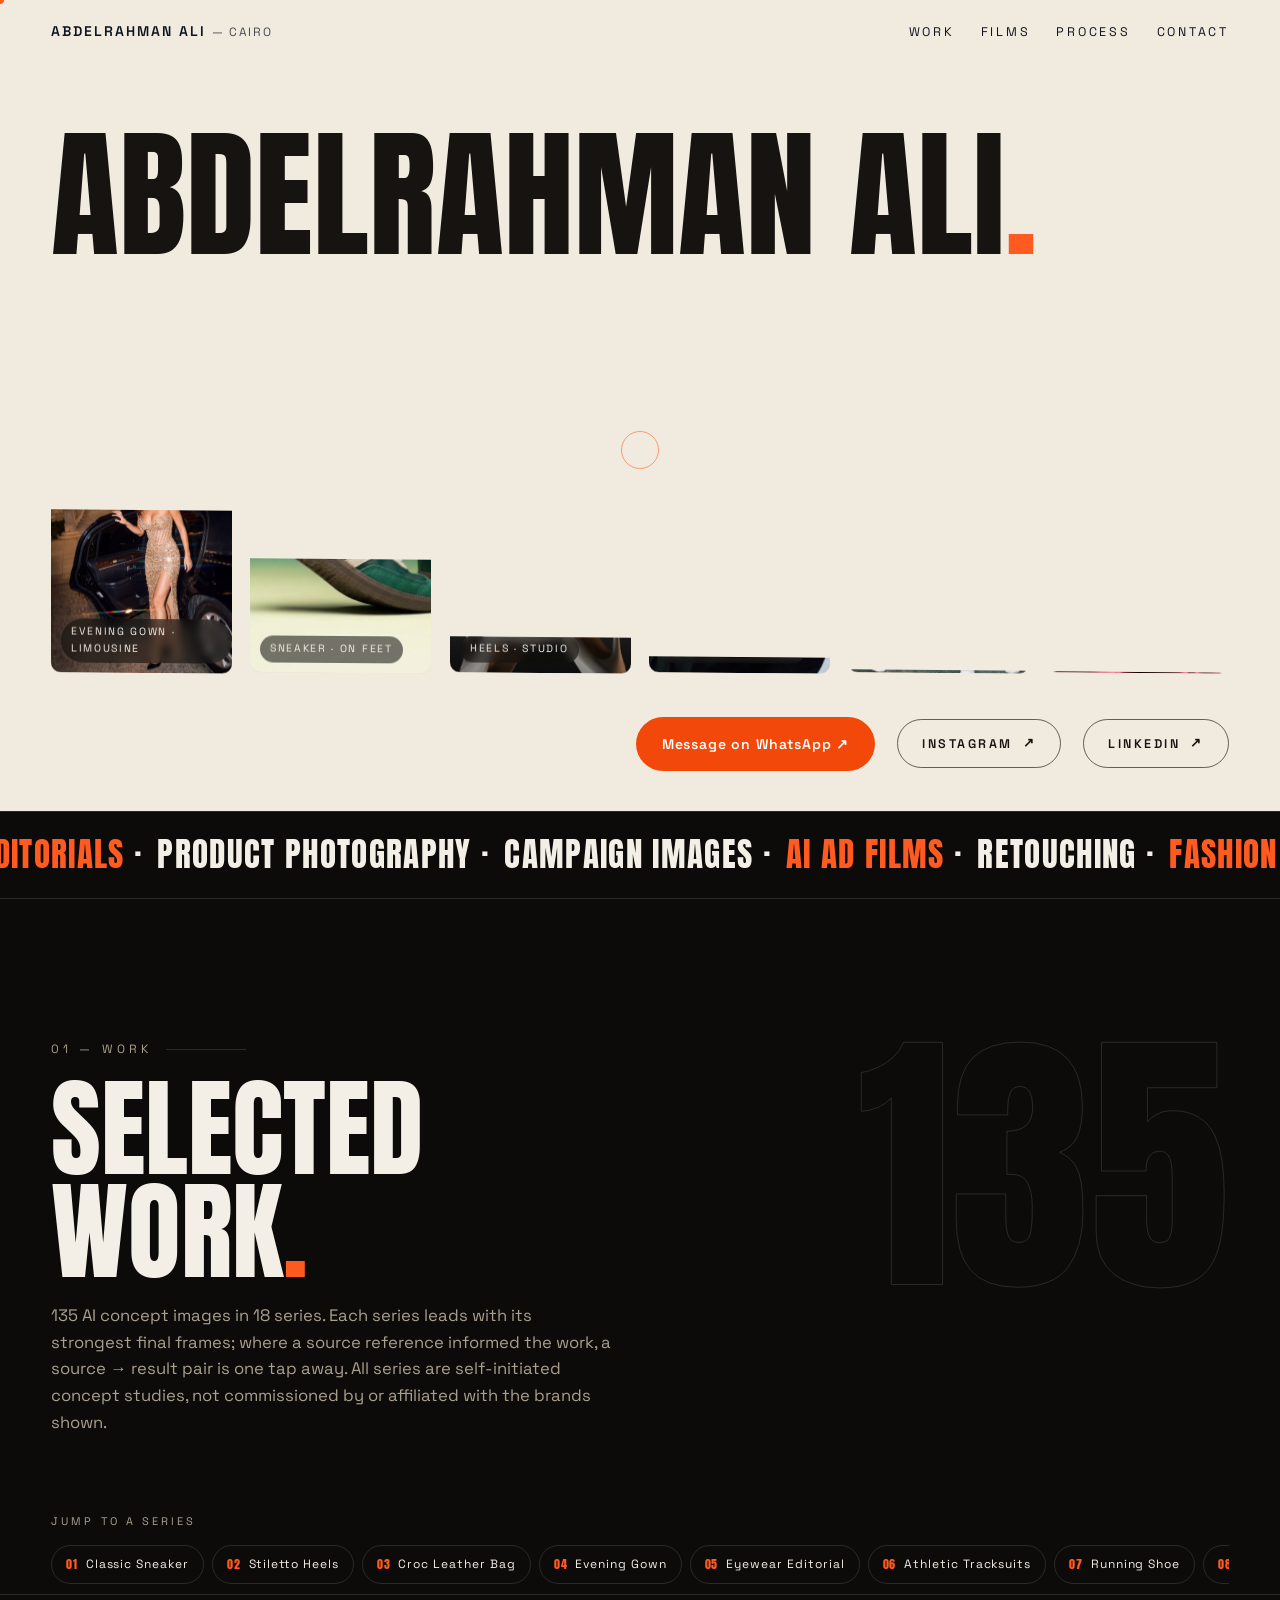
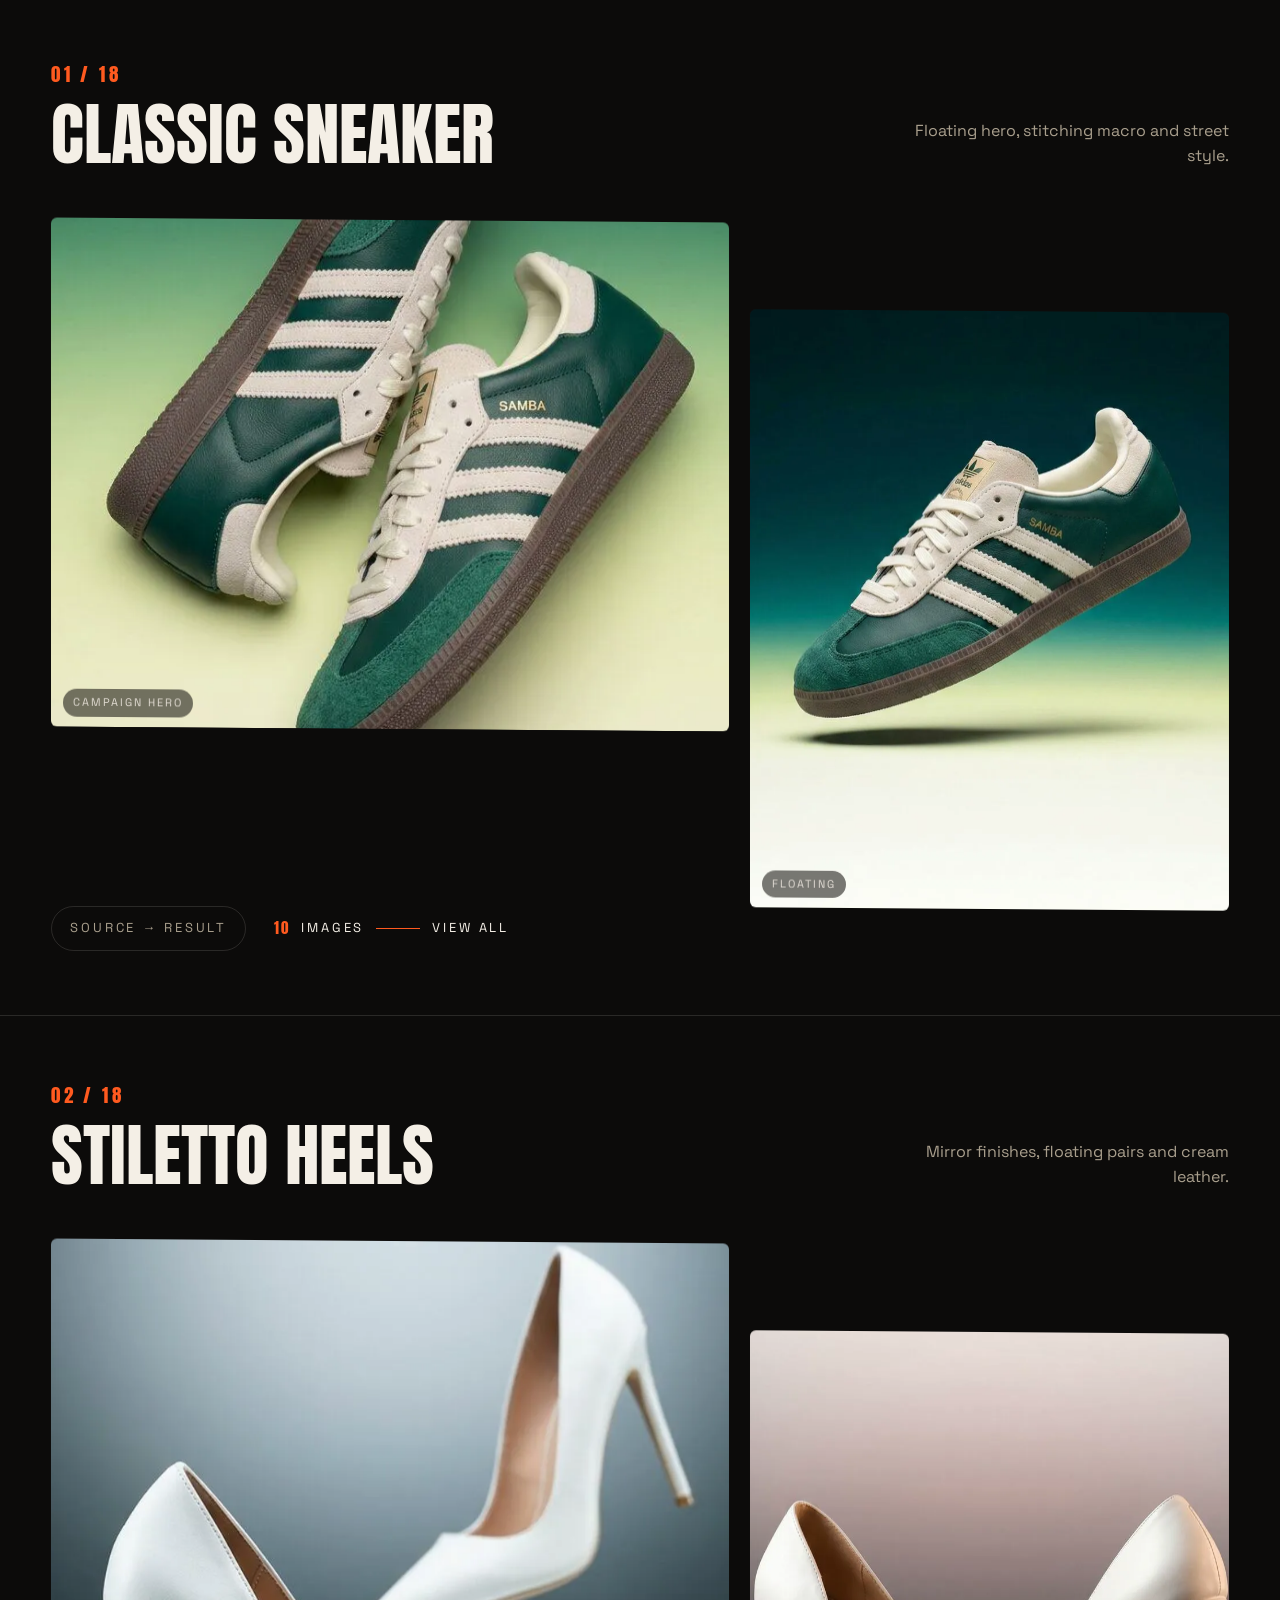
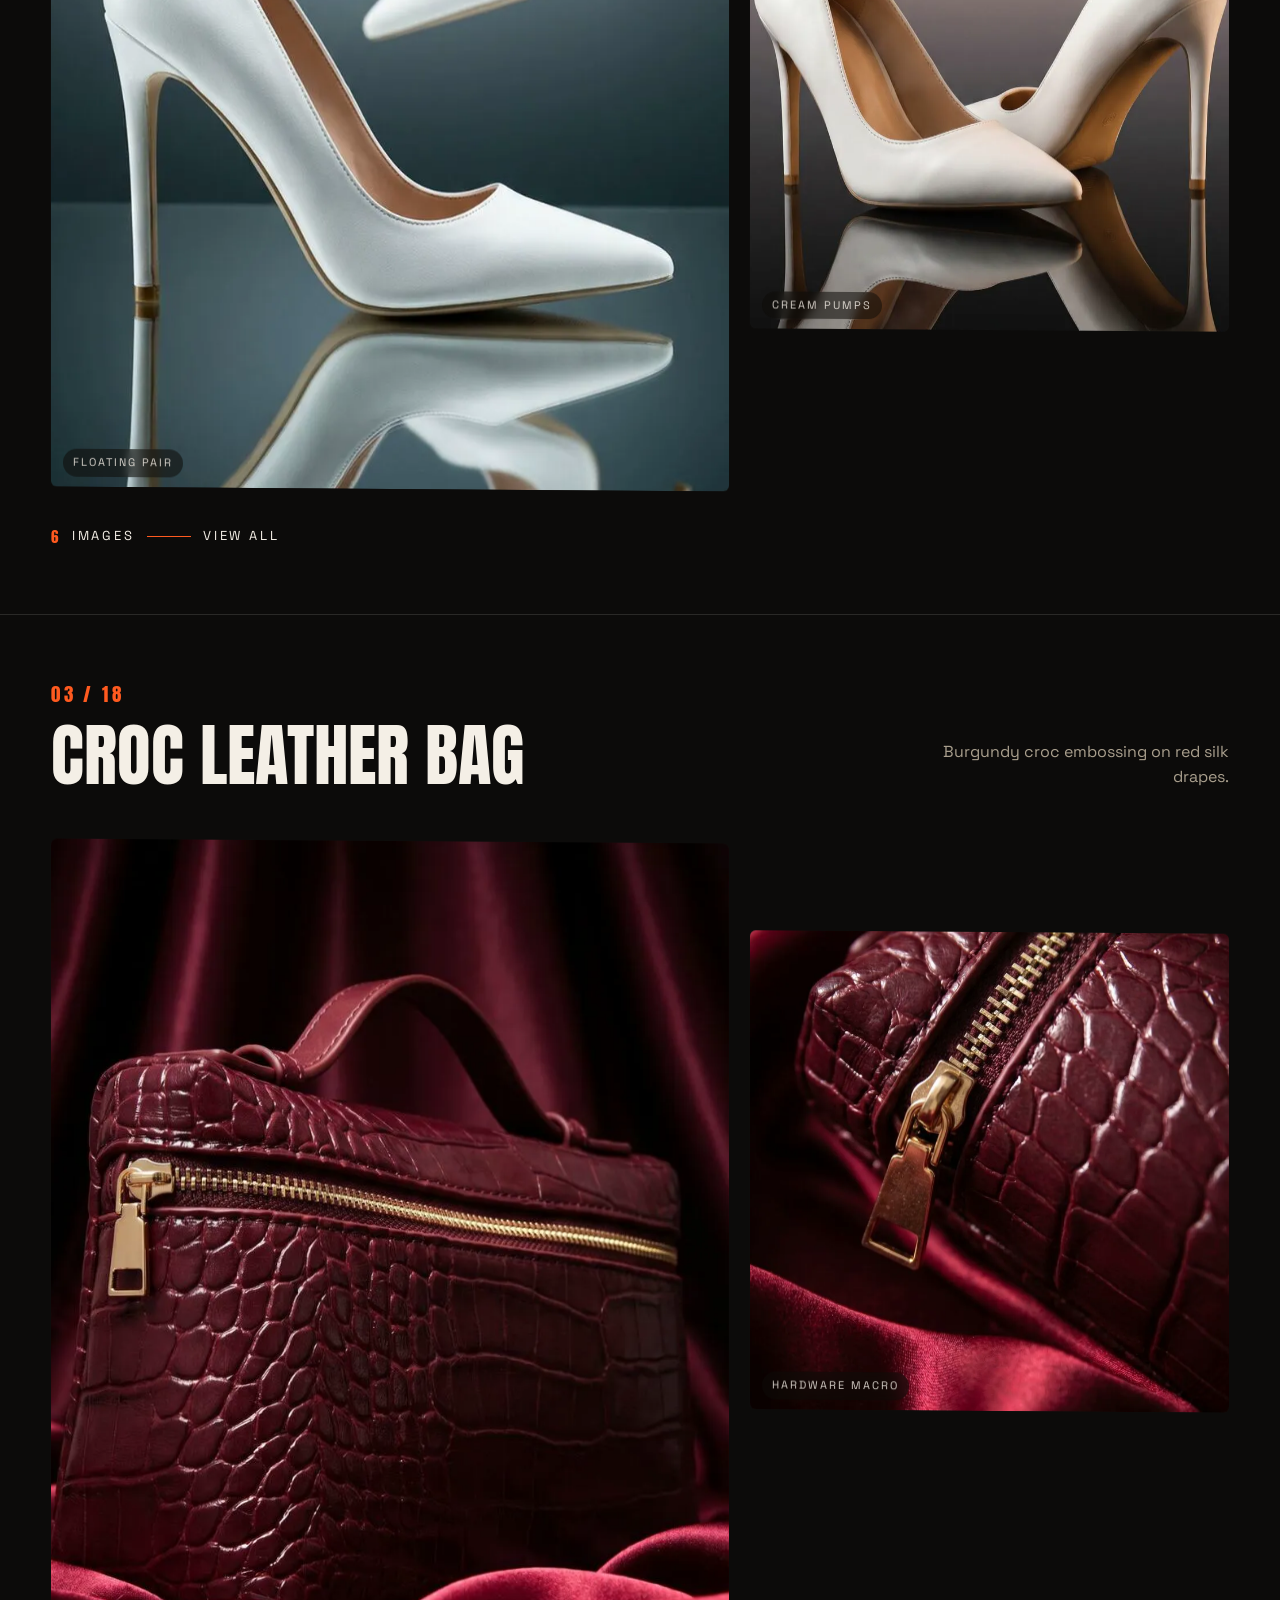
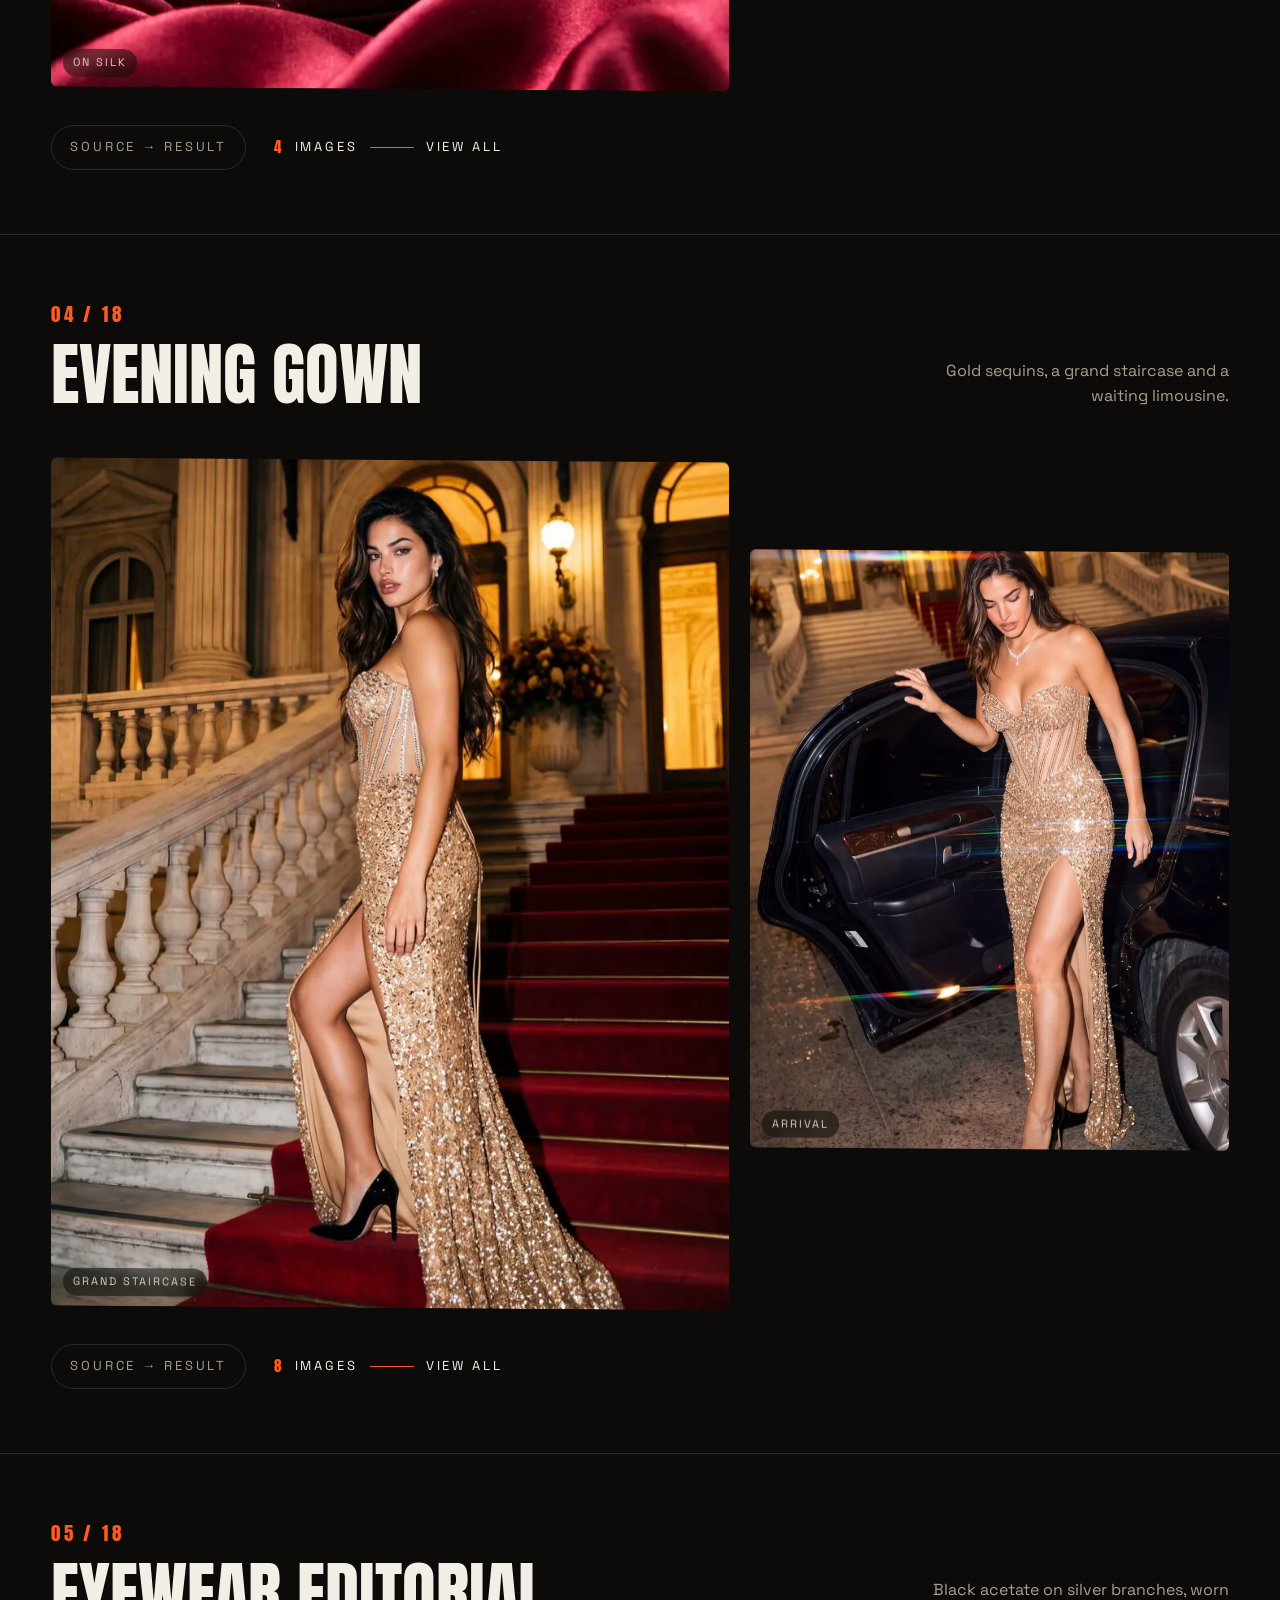
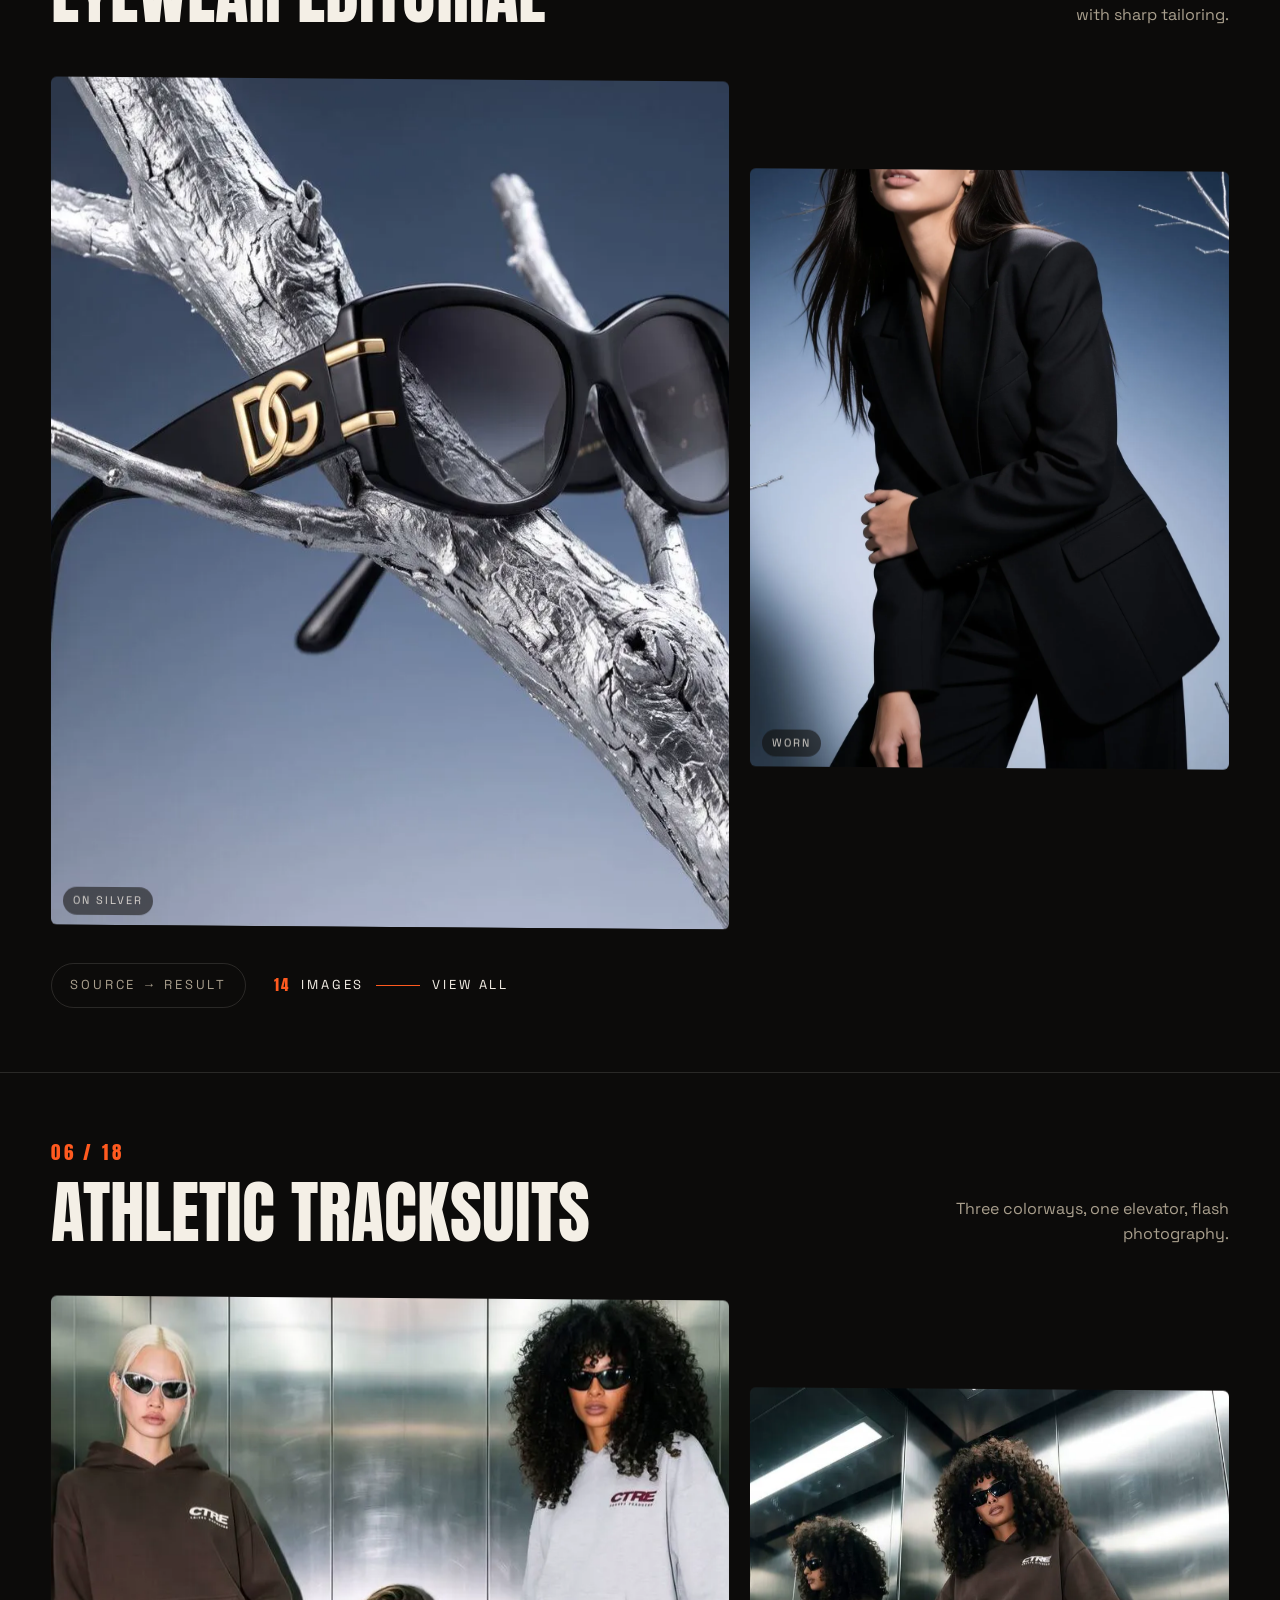
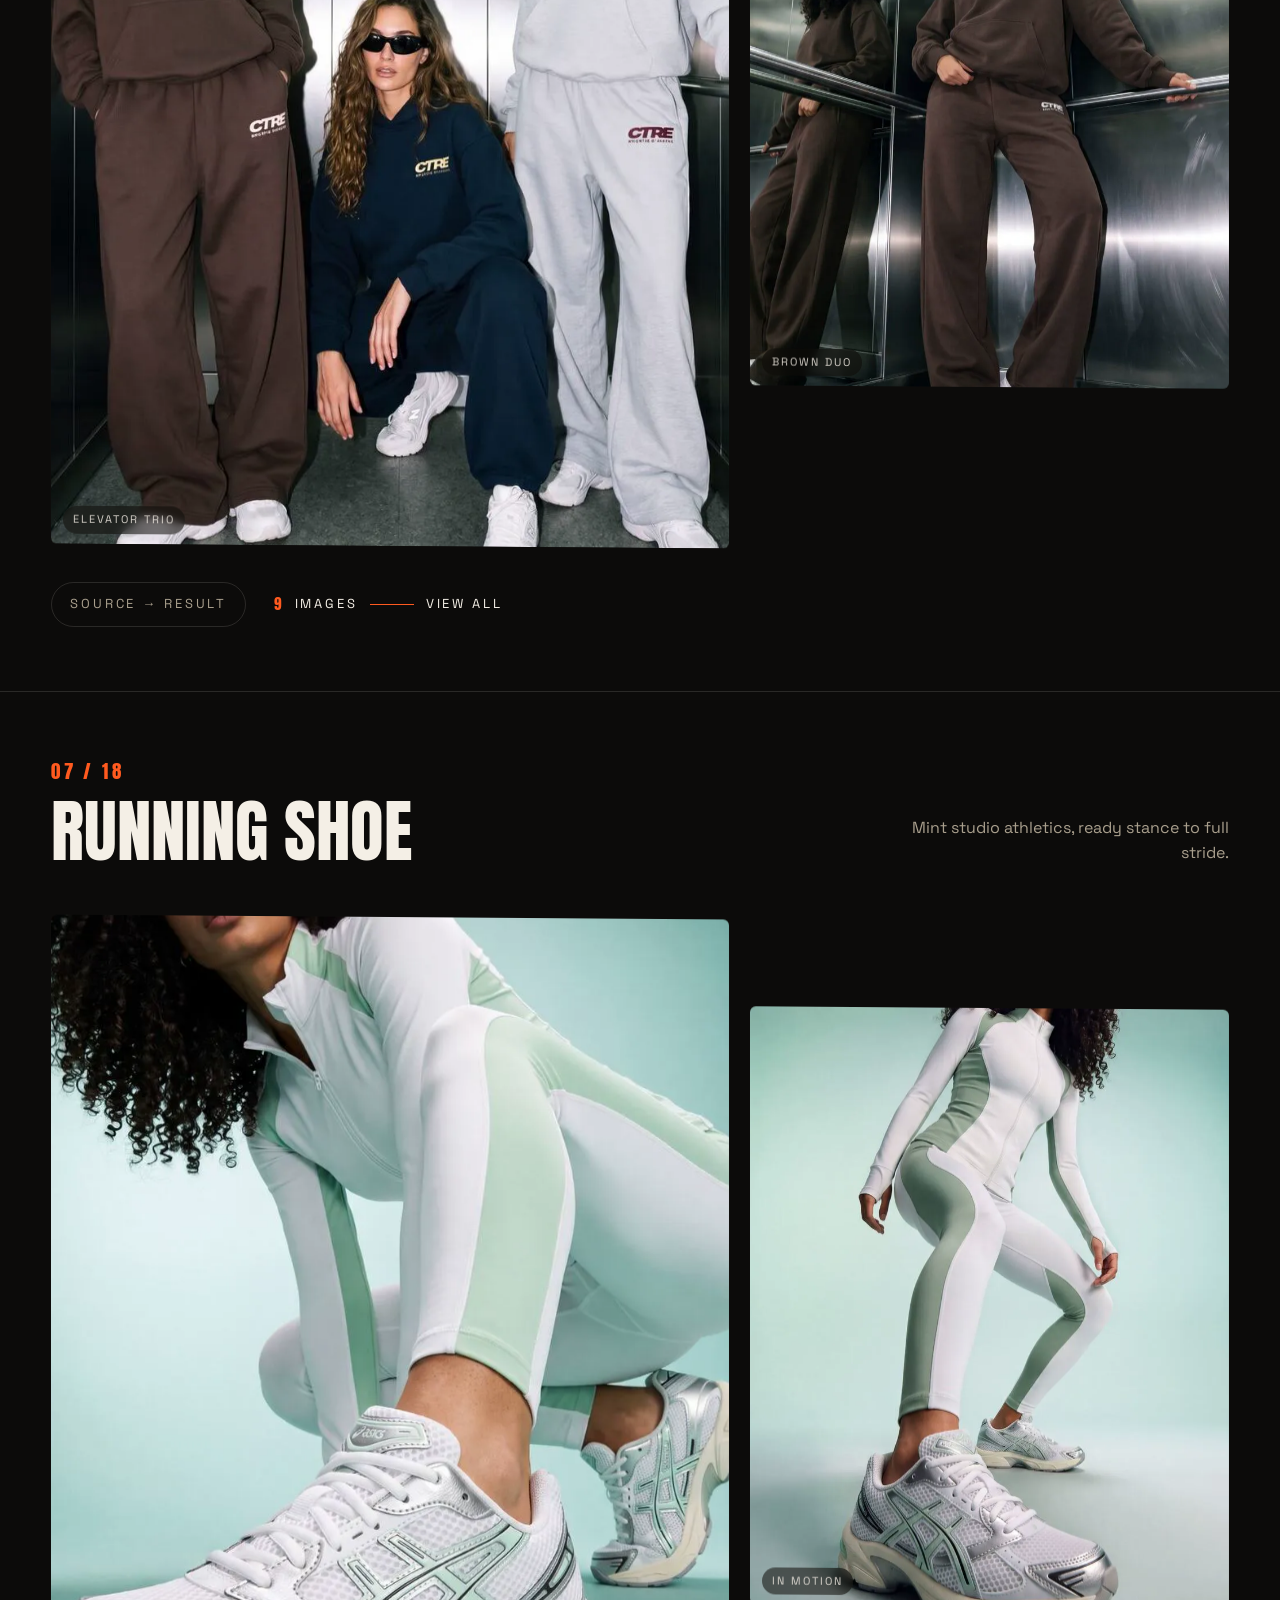
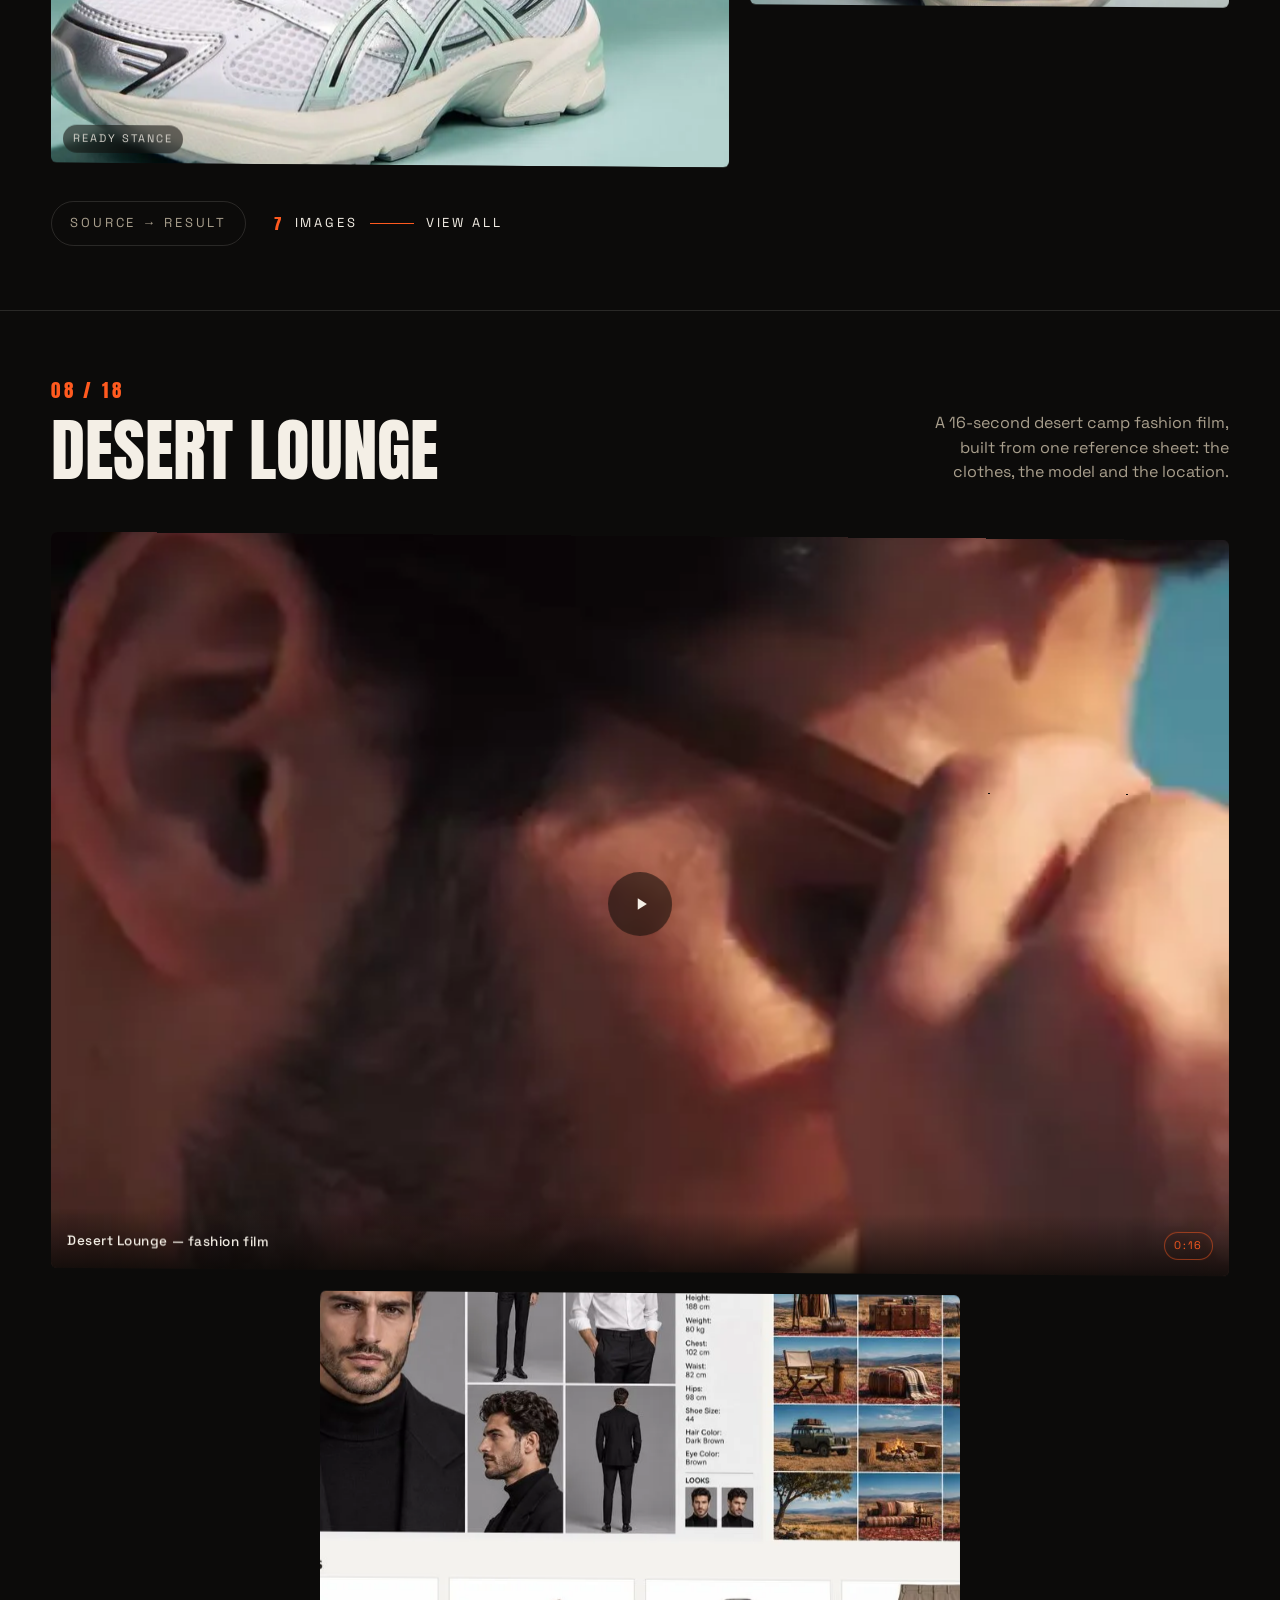
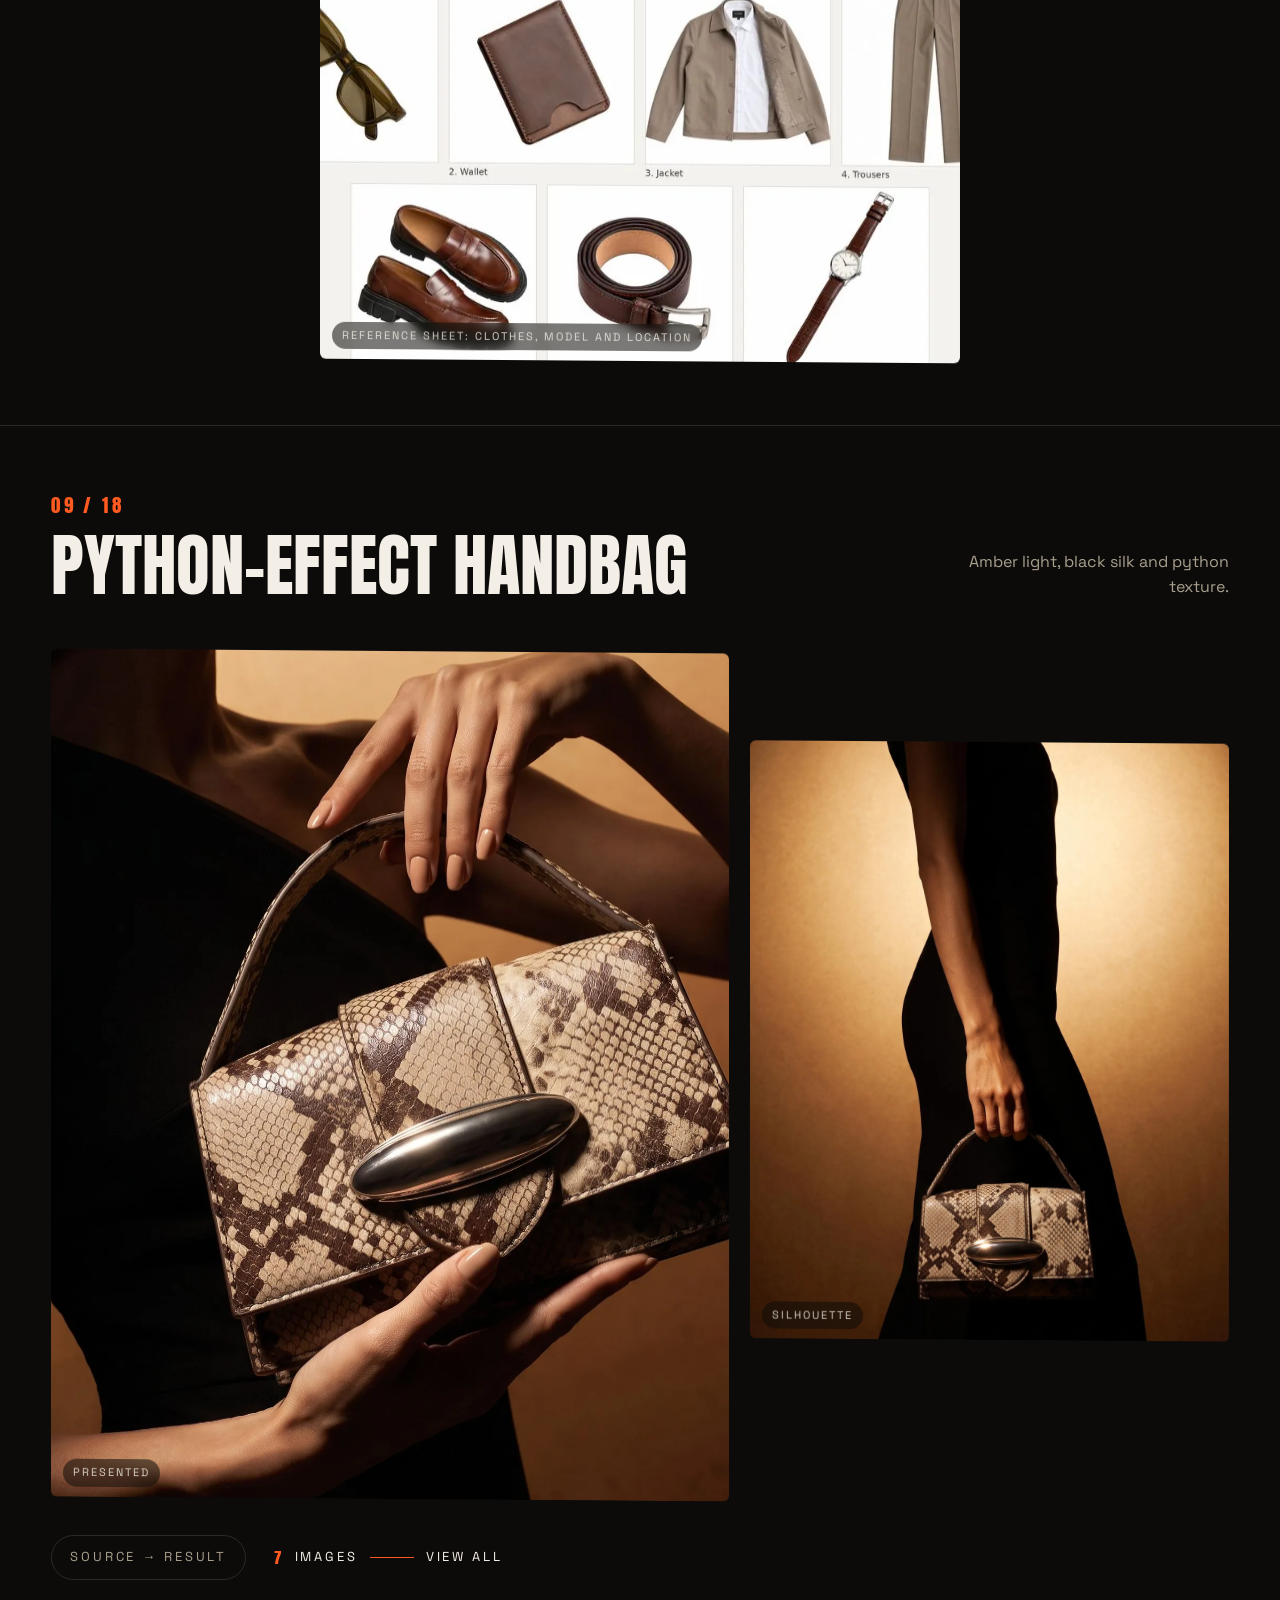
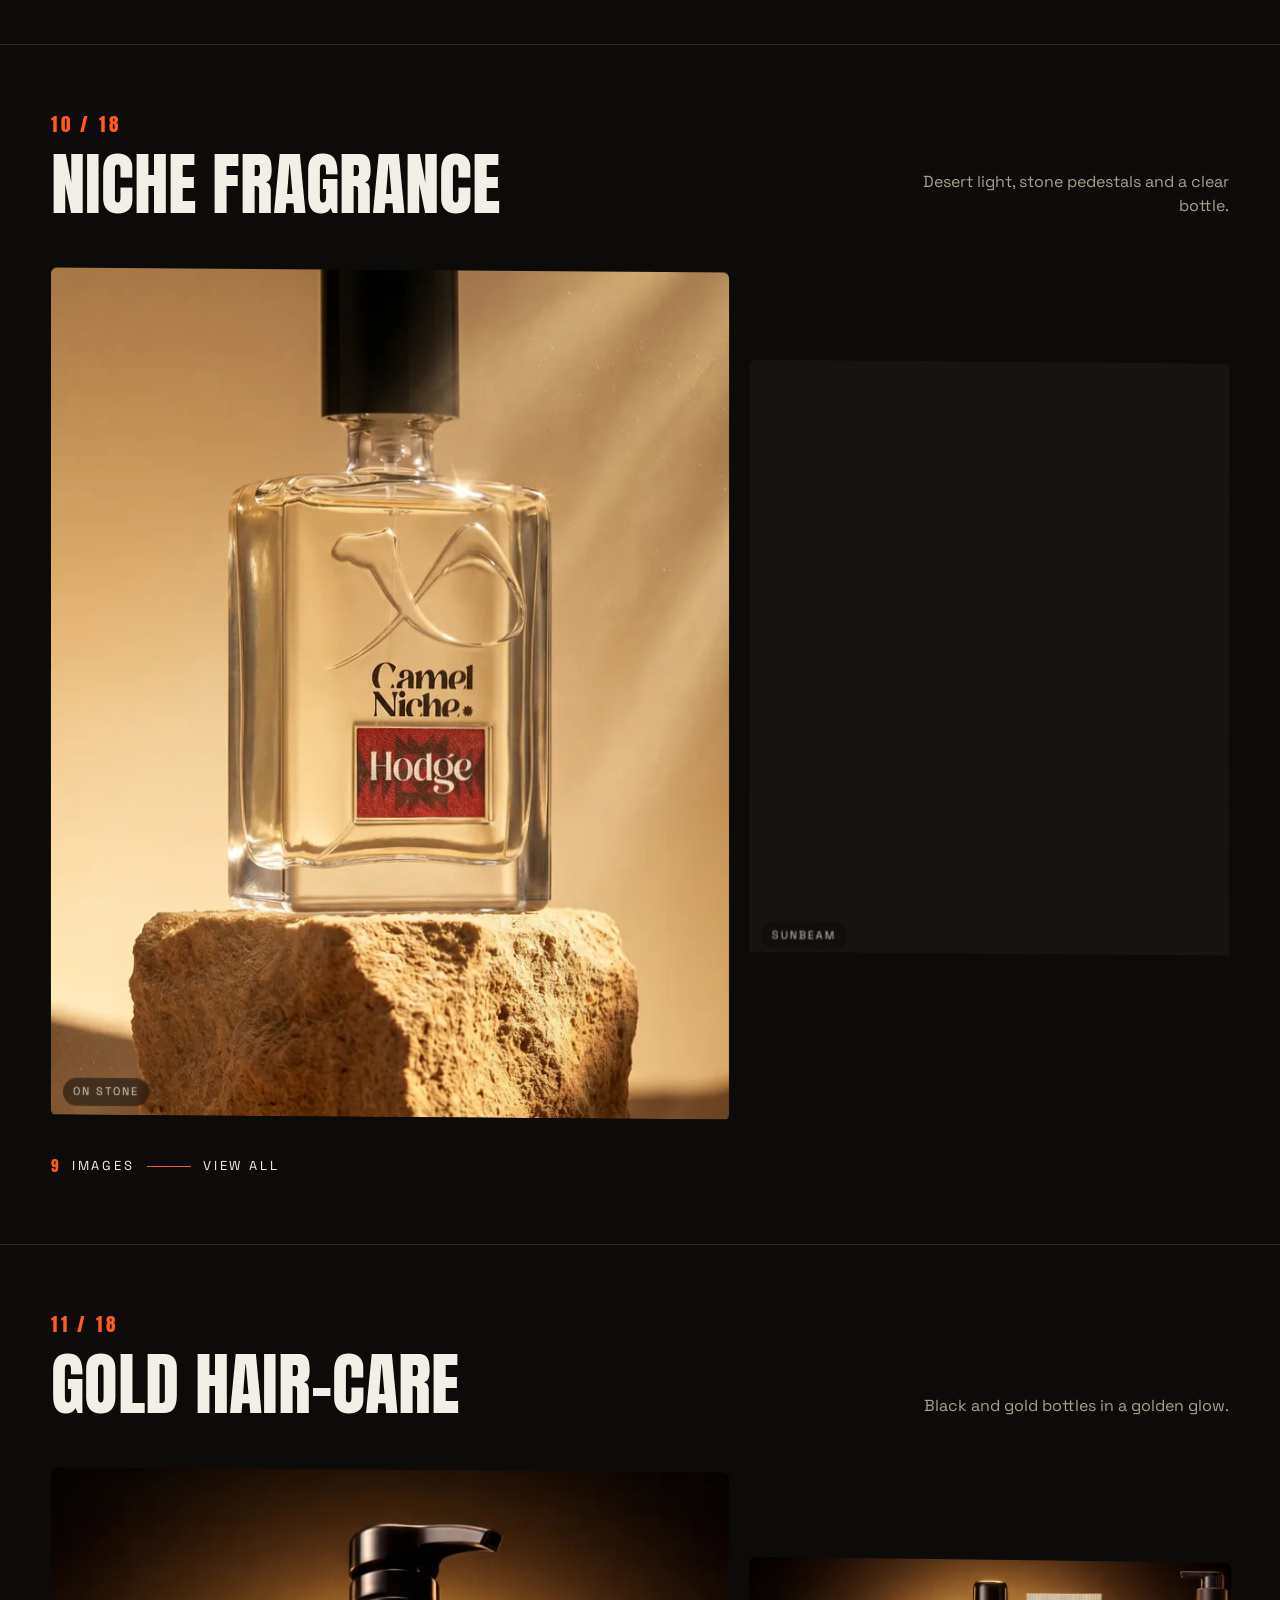
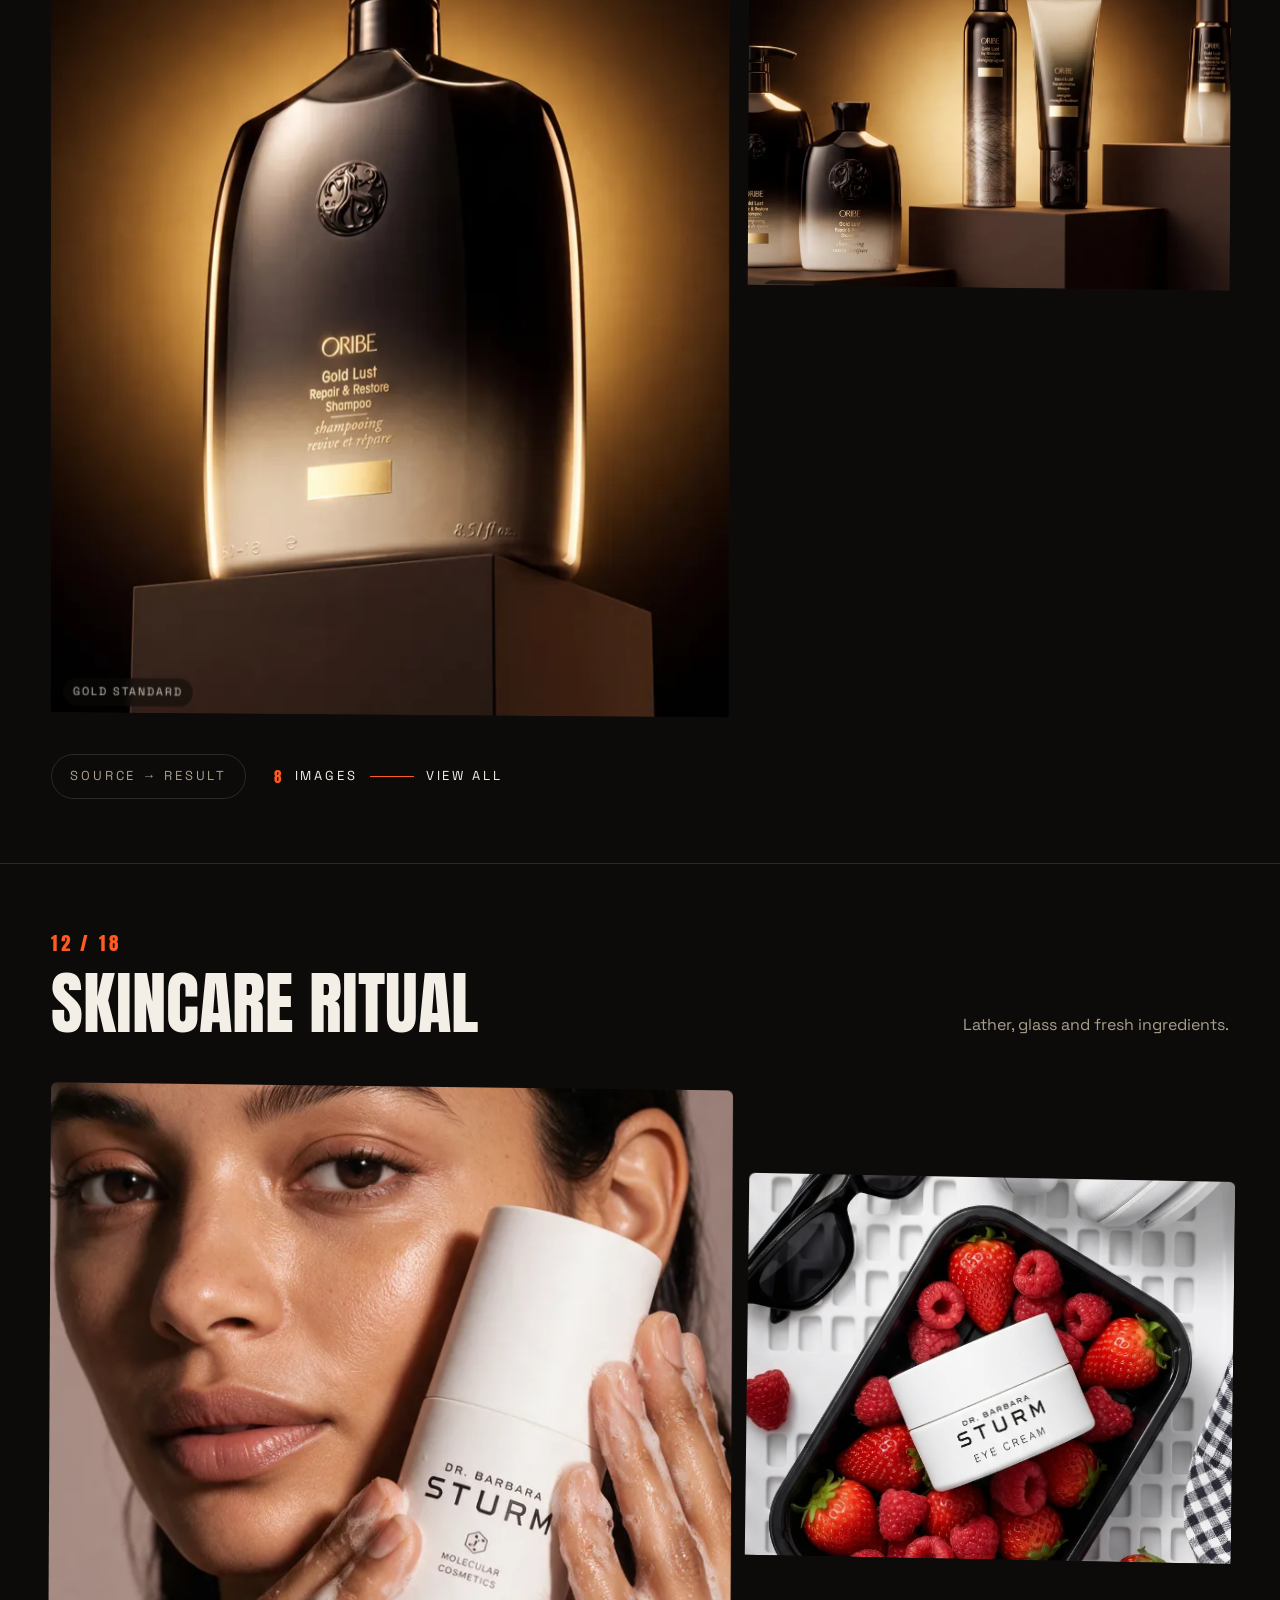
<file: archive-2026-11-27-index.html>
<!doctype html>
<html lang="en">
<head>
<meta charset="utf-8">
<meta name="viewport" content="width=device-width,initial-scale=1">
<title>Abdelrahman Ali | AI Product &amp; Fashion Photography</title>
<meta name="description" content="AI product and fashion photography, ad films and retouching by Abdelrahman Ali.">
<link rel="canonical" href="https://abdelrahman592.github.io/">
<link rel="icon" href="favicon.svg" type="image/svg+xml">
<meta property="og:type" content="website">
<meta property="og:url" content="https://abdelrahman592.github.io/">
<meta property="og:title" content="Abdelrahman Ali | AI Product &amp; Fashion Photography">
<meta property="og:description" content="AI product campaigns, fashion editorials and short ad films created from your product photos. Based in Cairo, working worldwide.">
<meta property="og:image" content="https://abdelrahman592.github.io/photos/gown-limo.webp">
<meta name="twitter:card" content="summary_large_image">
<meta name="twitter:title" content="Abdelrahman Ali | AI Product &amp; Fashion Photography">
<meta name="twitter:description" content="AI product campaigns, fashion editorials and short ad films created from your product photos. Based in Cairo, working worldwide.">
<meta name="twitter:image" content="https://abdelrahman592.github.io/photos/gown-limo.webp">
<link href="preview-v4/fonts/fonts.css" rel="stylesheet">
<style>
:root{
  --bg:#0c0b0a; --bg2:#161311; --ink:#f4efe6; --mut:#a99f8d; --acc:#ff5a1f;
  --paper:#f1ebdf; --inkd:#171310; --mutd:#6e6659; --lined:rgba(23,19,16,.16);
  --line:rgba(244,239,230,.13); --pad:clamp(20px,4vw,64px);
  --anton:'Anton',sans-serif; --grot:'Space Grotesk',sans-serif;
}
*{margin:0;padding:0;box-sizing:border-box}
html{scrollbar-width:thin;scrollbar-color:var(--acc) var(--bg)}
html.lenis,html.lenis body{height:auto}
.lenis.lenis-smooth{scroll-behavior:auto!important}
body{background:var(--bg);color:var(--ink);font-family:var(--grot);font-size:16px;line-height:1.6;overflow-x:hidden}
::selection{background:var(--acc);color:#160b04}
img{display:block;max-width:100%}
a{color:inherit;text-decoration:none}
button{font:inherit;color:inherit;background:none;border:0;cursor:pointer}
.gold{color:var(--acc)}
.wrap{padding-left:var(--pad);padding-right:var(--pad)}

/* ---------- loader ---------- */
#loader{position:fixed;inset:0;z-index:200;background:#0a0806;display:flex;align-items:center;justify-content:center;flex-direction:column;gap:18px}
#loader .mono{font-family:var(--anton);font-size:clamp(90px,18vw,220px);line-height:1;color:var(--ink)}
#loader .mono span{color:var(--acc)}
#loader .count{position:absolute;right:var(--pad);bottom:calc(var(--pad) - 8px);font-family:var(--anton);font-size:clamp(40px,7vw,90px);color:rgba(244,239,230,.28)}
#loader .tag{font-size:12px;letter-spacing:.35em;text-transform:uppercase;color:var(--mut)}
#loader{animation:loaderhide .6s ease 4s forwards}
@keyframes loaderhide{to{opacity:0;visibility:hidden}}

/* ---------- cursor ---------- */
.cursor,.cursor2{position:fixed;top:0;left:0;pointer-events:none;z-index:180;border-radius:50%;display:none}
@media(hover:hover) and (pointer:fine){.cursor{display:block}.cursor2{display:flex}}
.cursor{width:8px;height:8px;background:var(--acc);transform:translate(-50%,-50%)}
.cursor2{width:38px;height:38px;border:1px solid rgba(255,90,31,.55);transform:translate(-50%,-50%);transition:width .25s,height .25s,background .25s;align-items:center;justify-content:center}
.cursor2 .cl{font:600 9px/1 var(--grot);letter-spacing:.18em;text-transform:uppercase;color:#171310;opacity:0;transition:opacity .2s}
.cursor2.view{width:78px;height:78px;background:var(--acc);border-color:var(--acc)}
.cursor2.view .cl{opacity:1}
.cursor2.big{width:74px;height:74px;background:rgba(255,90,31,.12)}

/* ---------- nav ---------- */
.nav{position:fixed;top:0;left:0;right:0;z-index:100;display:flex;justify-content:space-between;align-items:center;padding:18px var(--pad);mix-blend-mode:difference;color:#fff;transition:background .35s,padding .35s,border-color .35s;border-bottom:1px solid transparent}
.nav.scrolled{mix-blend-mode:normal;background:rgba(10,8,6,.86);backdrop-filter:blur(12px);-webkit-backdrop-filter:blur(12px);border-bottom-color:var(--line);padding-top:13px;padding-bottom:13px;color:var(--ink)}
.nav .brand{font-family:var(--grot);font-weight:600;font-size:14px;letter-spacing:.14em;text-transform:uppercase}
.nav .brand em{font-style:normal;font-weight:400;letter-spacing:.14em;font-size:12px;opacity:.75}
.nav ul{display:flex;gap:26px;list-style:none}
.nav ul a{font-size:12.5px;letter-spacing:.22em;text-transform:uppercase;position:relative;padding:4px 0}
.nav ul a::after{content:"";position:absolute;left:0;bottom:0;height:1px;width:100%;background:#fff;transform:scaleX(0);transform-origin:right;transition:transform .35s cubic-bezier(.65,0,.35,1)}
.nav ul a:hover::after{transform:scaleX(1);transform-origin:left}
@media(max-width:640px){.nav{padding:14px var(--pad)}.nav ul{gap:14px}.nav ul a{font-size:11px;letter-spacing:.16em}.nav .brand{font-size:12px;white-space:nowrap}.nav .brand em{display:none}.nav ul li:nth-child(3){display:none}}

/* ---------- hero ---------- */
.hero{position:relative;background:var(--paper);color:var(--inkd);padding-top:clamp(84px,10vh,110px);overflow:hidden}
.hero-kick{display:flex;justify-content:space-between;gap:14px;flex-wrap:wrap;padding:0 var(--pad);font-size:12px;letter-spacing:.28em;text-transform:uppercase;color:var(--mutd)}
.hero-kick b{color:var(--acc);font-weight:600}
.hero-title{padding:clamp(14px,2.4vh,26px) var(--pad) 0}
.hero h1{font-family:var(--anton);font-weight:400;font-size:clamp(40px,10.9vw,190px);line-height:.92;text-transform:uppercase;white-space:nowrap}
.hero h1 .row{display:block;overflow:hidden}
.hero h1 .row>span{display:inline-block}
.hero h1 .dot{color:var(--acc)}
.hero-strip{display:flex;align-items:flex-end;gap:clamp(10px,1.4vw,20px);padding:clamp(24px,4vh,42px) var(--pad) 0}
.hcard{position:relative;flex:1 1 0;min-width:0;border-radius:10px;overflow:hidden;background:#ddd2c0;transition:flex-grow .95s cubic-bezier(.22,1,.36,1)}
.hcard img{position:absolute;inset:0;width:100%;height:100%;object-fit:cover}
.hcard:hover{flex-grow:2.15}
.hcard figcaption{position:absolute;left:10px;bottom:10px;font-size:10.5px;letter-spacing:.16em;text-transform:uppercase;background:rgba(12,11,10,.55);color:#f4efe6;padding:5px 10px;border-radius:100px;backdrop-filter:blur(4px)}
.hcard:nth-child(1){height:clamp(170px,26vh,300px)}
.hcard:nth-child(2){height:clamp(215px,36vh,400px)}
.hcard:nth-child(3){height:clamp(185px,30vh,340px)}
.hcard:nth-child(4){height:clamp(240px,42vh,460px)}
.hcard:nth-child(5){height:clamp(175px,27vh,310px)}
.hcard:nth-child(6){height:clamp(210px,34vh,380px)}
.hero-low{display:flex;justify-content:space-between;align-items:flex-end;gap:28px;flex-wrap:wrap;padding:clamp(26px,4.5vh,44px) var(--pad) clamp(26px,4.5vh,44px)}
.hero-sub{max-width:470px;color:var(--mutd);font-size:clamp(15px,1.4vw,18px)}
.hero-sub b{color:var(--inkd);font-weight:600}
.btn-solid{display:inline-flex;align-items:center;gap:10px;background:#f2480a;color:#fff;font-weight:700;font-size:14px;letter-spacing:.06em;padding:16px 26px;border-radius:100px;transition:transform .3s,background .3s}
.btn-solid:hover{background:#ff5a1f}
.btn-ghost{display:inline-flex;align-items:center;gap:10px;font-size:12.5px;font-weight:600;letter-spacing:.2em;text-transform:uppercase;border:1.5px solid rgba(23,19,16,.65);border-radius:999px;padding:13px 24px;transition:background .35s,color .35s,border-color .35s}
.btn-ghost::after{content:'\2197';font-size:13px;transition:transform .35s}
.btn-ghost:hover{background:var(--inkd);border-color:var(--inkd);color:var(--paper)}
.btn-ghost:hover::after{transform:translate(2px,-3px)}
.hero-cta{display:flex;align-items:center;gap:22px;flex-wrap:wrap}
.hero .btn-ghost{color:var(--inkd)}
@media(max-width:900px){
.hero-strip{overflow-x:auto;scrollbar-width:none;padding-bottom:6px}
.hero-strip::-webkit-scrollbar{display:none}
.hcard{flex:0 0 auto;width:58vw}
.hcard:hover{flex-grow:1}
.hcard:nth-child(1),.hcard:nth-child(3),.hcard:nth-child(5){height:210px}
.hcard:nth-child(2),.hcard:nth-child(4),.hcard:nth-child(6){height:260px}
.hero-kick span:last-child{display:none}
}

/* ---------- marquee ---------- */
.marquee{overflow:hidden;border-top:1px solid var(--line);border-bottom:1px solid var(--line);padding:16px 0;background:var(--bg)}
.marquee .track{display:flex;width:max-content;animation:mq 26s linear infinite}
.marquee span{font-family:var(--anton);font-size:clamp(20px,2.6vw,34px);text-transform:uppercase;letter-spacing:.04em;white-space:nowrap;padding-right:14px;color:var(--ink)}
.marquee span em{font-style:normal;color:var(--acc)}
@keyframes mq{to{transform:translateX(-50%)}}
.marquee.rev .track{animation-direction:reverse}

/* ---------- section heads ---------- */
.sec{padding:clamp(80px,11vw,150px) 0 0}
.sec-head{position:relative;padding:0 var(--pad);margin-bottom:clamp(44px,6vw,84px)}
.sec-label{display:flex;align-items:center;gap:14px;font-size:12px;letter-spacing:.34em;text-transform:uppercase;color:var(--mut);margin-bottom:18px}
.sec-label::after{content:"";height:1px;width:80px;background:var(--line)}
.sec-title{font-family:var(--anton);font-weight:400;font-size:clamp(46px,8.4vw,124px);line-height:.96;text-transform:uppercase}
.sec-title .row{display:block;overflow:hidden}.sec-title .row>span{display:inline-block}
.sec-note{max-width:560px;color:var(--mut);margin-top:20px;font-size:clamp(14px,1.3vw,17px)}
.ghost{position:absolute;top:-.35em;right:var(--pad);font-family:var(--anton);font-size:clamp(120px,22vw,320px);line-height:1;color:transparent;-webkit-text-stroke:1px rgba(244,239,230,.13);pointer-events:none;user-select:none}

/* ---------- series ---------- */
.series{position:relative;padding:clamp(38px,5vw,72px) var(--pad);border-top:1px solid var(--line);scroll-margin-top:70px}
.series-top{display:flex;align-items:flex-end;justify-content:space-between;gap:24px;margin-bottom:clamp(30px,4vw,54px);flex-wrap:wrap}
.series-id{font-family:var(--anton);font-size:clamp(15px,1.5vw,19px);color:var(--acc);letter-spacing:.18em;margin-bottom:12px}
.series-title{font-family:var(--anton);font-weight:400;font-size:clamp(34px,5.4vw,84px);line-height:.98;text-transform:uppercase}
.series-tag{font-size:clamp(14px,1.25vw,17px);color:var(--mut);max-width:320px;text-align:right;line-height:1.55}
@media(max-width:760px){.series-tag{text-align:left}}

.shot-x{display:none!important}
.sindex{margin:clamp(28px,4vw,48px) var(--pad) 0;position:relative}
.sindex-label{display:block;font-size:11px;letter-spacing:.28em;text-transform:uppercase;color:var(--mut,#8f887c);margin-bottom:14px}
.sindex-row{display:flex;gap:8px;overflow-x:auto;padding-bottom:10px;scrollbar-width:none;-webkit-overflow-scrolling:touch}
.sindex-row::-webkit-scrollbar{display:none}
.sindex-row a{flex:0 0 auto;display:inline-flex;align-items:center;gap:8px;padding:9px 14px;border:1px solid var(--line);border-radius:999px;font-size:12px;letter-spacing:.08em;color:var(--ink);text-decoration:none;white-space:nowrap;transition:border-color .35s,color .35s}
.sindex-row a b{font-family:var(--anton);font-weight:400;font-size:12px;color:var(--acc);letter-spacing:.06em}
.sindex-row a:hover{border-color:var(--acc)}
.sgrid{display:grid;grid-template-columns:repeat(12,1fr);gap:clamp(12px,1.6vw,24px)}
.shot{position:relative;overflow:hidden;border-radius:6px;background:var(--bg2)}
.shot img{width:100%;height:100%;object-fit:cover;transform:scale(1.12)}
.shot .cap{position:absolute;left:12px;bottom:10px;font-size:11px;letter-spacing:.18em;text-transform:uppercase;color:rgba(244,239,230,.85);background:rgba(13,11,9,.55);backdrop-filter:blur(4px);padding:5px 10px;border-radius:100px}
.a-43{aspect-ratio:4/5}.a-11{aspect-ratio:1/1}.a-169{aspect-ratio:4/3}
.sp3{grid-column:span 3}.sp4{grid-column:span 4}.sp5{grid-column:span 5}.sp6{grid-column:span 6}.sp7{grid-column:span 7}.sp8{grid-column:span 8}
.push1{margin-top:clamp(24px,4vw,72px)}.push2{margin-top:clamp(48px,8vw,140px)}
@media(max-width:760px){.sp3,.sp4,.sp5{grid-column:span 6}.sp6,.sp7,.sp8{grid-column:span 12}.push2{margin-top:0}}
@media(max-width:520px){.sp3,.sp4,.sp5{grid-column:span 12}}

/* reference -> result duo: two independent panels, no overlay */
.duo{grid-column:span 12;display:grid;grid-template-columns:5fr 58px 7fr;align-items:center;margin:14px 0 0}
.duo-panel{position:relative;border-radius:6px;overflow:hidden;background:#16120e;height:clamp(300px,54vh,600px)}
.duo-panel img{width:100%;height:100%;object-fit:contain;padding:clamp(12px,2vw,26px)}
.duo-wipe{position:absolute;inset:0}
.duo-wipe img{position:absolute;inset:0}
.duo-edge{position:absolute;top:0;bottom:0;left:0;width:2px;background:var(--acc);box-shadow:0 0 24px rgba(255,90,31,.9);opacity:0;pointer-events:none;z-index:2}
.duo-link{position:relative;height:1px;background:linear-gradient(90deg,rgba(255,90,31,0),var(--acc),rgba(255,90,31,0));transform-origin:left center}
.duo-link b{position:absolute;left:50%;top:50%;transform:translate(-50%,-50%);width:34px;height:34px;border-radius:50%;border:1px solid rgba(255,90,31,.55);background:#0d0b09;color:var(--acc);display:flex;align-items:center;justify-content:center;font-size:15px;font-weight:400}
.duo-tag{position:absolute;top:14px;left:14px;font-size:11px;letter-spacing:.2em;text-transform:uppercase;padding:6px 12px;border-radius:100px;background:rgba(13,11,9,.6);backdrop-filter:blur(4px);z-index:2}
.duo-tag.gold{background:var(--acc);color:#160b04;font-weight:600}
.duo-cap{grid-column:1/-1;display:flex;justify-content:space-between;gap:18px;margin-top:10px;font-size:12.5px;color:var(--mut);letter-spacing:.04em}
.duo-cap span:last-child{text-align:right}
.duo.slim{grid-template-columns:1fr 44px 1fr;max-width:820px;margin:clamp(20px,3vw,40px) auto 0}
.duo.slim .duo-panel{height:auto;aspect-ratio:4/3}
.duo.slim .duo-link{height:44px;width:44px;margin:0 auto;background:none}
@media(max-width:760px){.series{padding:30px var(--pad)}.series-top{margin-bottom:18px;gap:10px}.series-id{margin-bottom:8px}.series-title{font-size:clamp(28px,8.6vw,42px)}.series-tag{font-size:13px;max-width:none}
.sgrid{gap:10px}
.sgrid .shot{grid-column:span 6}
.sgrid .shot.push1{margin-top:0}
.sgrid .shot.a-43,.sgrid .shot.a-11,.sgrid .shot.a-169{aspect-ratio:4/5}
.shot img{transform:none}
.shot .cap{font-size:9px;left:8px;bottom:8px;padding:4px 8px;letter-spacing:.12em}
.viewall{margin-top:16px}
.duo{grid-template-columns:1fr 30px 1fr;max-width:none;margin-top:10px;gap:0}.duo-panel{height:auto;aspect-ratio:3/4}.duo-panel img{padding:8px}.duo-link{height:30px;width:30px;margin:0;background:none}.duo-cap{font-size:10px;gap:8px}}
.viewall{display:inline-flex;align-items:center;gap:12px;margin-top:clamp(22px,3vw,36px);font-size:13px;letter-spacing:.22em;text-transform:uppercase;color:var(--ink)}
.viewall b{font-family:var(--anton);font-weight:400;color:var(--acc);font-size:15px;letter-spacing:.1em}
.viewall i{display:block;width:44px;height:1px;background:var(--acc);transition:width .35s}
.viewall:hover i{width:72px}


.duo-wrap{grid-column:span 12}
.duo-wrap[hidden]{display:none}
.sactions{display:flex;align-items:center;gap:28px;flex-wrap:wrap}
.srcbtn{display:inline-flex;align-items:center;gap:10px;margin-top:clamp(22px,3vw,36px);font-size:13px;letter-spacing:.22em;text-transform:uppercase;color:var(--mut);border:1px solid var(--line);border-radius:999px;padding:11px 18px;transition:color .3s,border-color .3s}
.srcbtn:hover{color:var(--ink);border-color:var(--acc)}
.srcbtn[aria-expanded="true"]{color:var(--acc);border-color:var(--acc)}
@media(max-width:760px){.srcbtn{margin-top:16px;font-size:12px;padding:9px 14px}.sactions{gap:20px}}
/* ---------- films ---------- */
.films-grid{display:grid;grid-template-columns:repeat(12,1fr);gap:clamp(12px,1.6vw,24px);padding:0 var(--pad)}
.vcard{position:relative;overflow:hidden;border-radius:6px;background:var(--bg2);cursor:pointer;grid-column:span 4;aspect-ratio:9/12}
.vcard.feat{grid-column:span 8;aspect-ratio:16/10}
@media(max-width:760px){.vcard,.vcard.feat{grid-column:span 12;aspect-ratio:16/10}}
.vcard video,.vcard img.poster{position:absolute;inset:0;width:100%;height:100%;object-fit:cover}
.vcard video{opacity:0;transition:opacity .45s}
.vcard.playing video{opacity:1}
.vcard .vmeta{position:absolute;left:0;right:0;bottom:0;padding:16px;display:flex;justify-content:space-between;align-items:flex-end;background:linear-gradient(transparent,rgba(10,8,6,.8));z-index:2}
.vcard .vname{font-size:13.5px;font-weight:500;letter-spacing:.04em}
.vcard .vdur{font-size:11px;letter-spacing:.14em;color:var(--acc);border:1px solid rgba(255,90,31,.5);padding:4px 9px;border-radius:100px}
.vcard .playic{position:absolute;top:50%;left:50%;transform:translate(-50%,-50%);width:64px;height:64px;border-radius:50%;background:rgba(13,11,9,.55);backdrop-filter:blur(4px);display:flex;align-items:center;justify-content:center;z-index:2;transition:transform .3s,opacity .3s}
.vcard:hover .playic{transform:translate(-50%,-50%) scale(1.12)}
.vcard.playing .playic{opacity:0}
.playic svg{width:20px;height:20px;fill:var(--ink);margin-left:3px}

/* film reference strip */
.refstrip-head{padding:clamp(34px,4vw,54px) var(--pad) 16px;display:flex;align-items:center;gap:14px;font-size:12px;letter-spacing:.3em;text-transform:uppercase;color:var(--mut)}
.refstrip-head::after{content:"";height:1px;flex:1;background:var(--line)}
.refstrip{display:flex;gap:clamp(14px,1.8vw,26px);overflow-x:auto;padding:4px var(--pad) 26px;scrollbar-width:thin}
.refpair{flex:0 0 auto;display:flex;flex-direction:column;gap:8px;width:240px}
.refpair .pair{display:flex;align-items:center;gap:10px}
.refimg{width:100px;height:136px;object-fit:contain;background:#16120e;border:1px solid var(--line);border-radius:4px;padding:5px}
.pair .arr{color:var(--acc);font-size:17px}
.filmthumb{position:relative;width:100px;height:136px;border-radius:4px;overflow:hidden;cursor:pointer;background:var(--bg2);text-align:left}
.filmthumb img{width:100%;height:100%;object-fit:cover}
.filmthumb .miniplay{position:absolute;inset:0;display:flex;align-items:center;justify-content:center;background:rgba(10,8,6,.3);transition:background .3s}
.filmthumb:hover .miniplay{background:rgba(10,8,6,.1)}
.miniplay svg{width:18px;height:18px;fill:var(--ink)}
.refcap{font-size:11.5px;color:var(--mut);line-height:1.45}

/* ---------- statement band ---------- */
.band{background:var(--acc);color:#160b04;padding:clamp(80px,11vw,150px) var(--pad)}
.band-kick{font-size:12px;letter-spacing:.34em;text-transform:uppercase;font-weight:600;margin-bottom:22px}
.band-title{font-family:var(--anton);font-weight:400;font-size:clamp(52px,10vw,150px);line-height:.94;text-transform:uppercase}
.band-title .row{display:block;overflow:hidden}.band-title .row>span{display:inline-block}
.band-note{margin-top:28px;max-width:540px;font-size:clamp(14px,1.3vw,17px);color:rgba(22,11,4,.78)}

/* ---------- paper section ---------- */
.on-paper{background:var(--paper);color:var(--inkd);padding-bottom:clamp(80px,10vw,140px)}
.on-paper .sec-label,.on-paper .sec-note,.on-paper .step p,.on-paper .fineprint p{color:var(--mutd)}
.on-paper .sec-label::after{background:var(--lined)}
.on-paper .ghost{-webkit-text-stroke:1px rgba(255,90,31,.4)}
.on-paper .step{border-top-color:var(--lined)}
.on-paper .step:last-child{border-bottom-color:var(--lined)}
.on-paper .fineprint h4{color:var(--acc)}

/* ---------- process ---------- */
.steps{padding:0 var(--pad)}
.step{display:grid;grid-template-columns:110px 1fr 1.2fr;gap:clamp(16px,3vw,48px);align-items:baseline;padding:clamp(26px,3.4vw,44px) 0;border-top:1px solid var(--line)}
.step:last-child{border-bottom:1px solid var(--line)}
.step .n{font-family:var(--anton);font-size:clamp(30px,4vw,54px);color:transparent;-webkit-text-stroke:1px rgba(255,90,31,.8)}
.step h3{font-family:var(--anton);font-weight:400;font-size:clamp(22px,2.8vw,38px);text-transform:uppercase;letter-spacing:.02em}
.step p{color:var(--mut);font-size:clamp(14px,1.2vw,16px)}
@media(max-width:760px){.step{grid-template-columns:64px 1fr}.step p{grid-column:2}}
.fineprint{display:grid;grid-template-columns:1fr 1fr;gap:clamp(20px,4vw,60px);padding:clamp(40px,5vw,64px) var(--pad) 0}
.fineprint h4{font-size:12px;letter-spacing:.3em;text-transform:uppercase;color:var(--acc);margin-bottom:10px}
.fineprint p{color:var(--mut);font-size:14px}
@media(max-width:760px){.fineprint{grid-template-columns:1fr}}

/* ---------- contact ---------- */
.contact{padding:clamp(90px,12vw,170px) var(--pad) clamp(60px,8vw,100px);text-align:center}
.contact .c-kick{font-size:12px;letter-spacing:.34em;text-transform:uppercase;color:var(--mut);margin-bottom:24px}
.contact h2{font-family:var(--anton);font-weight:400;font-size:clamp(44px,9vw,140px);line-height:.96;text-transform:uppercase}
.contact h2 .acc{color:var(--acc)}
.contact p{max-width:480px;margin:26px auto 0;color:var(--mut)}
.contact .c-actions{display:flex;justify-content:center;align-items:center;gap:20px;margin-top:40px;flex-wrap:wrap}
.contact .c-links{display:flex;flex-direction:column;margin:56px auto 0;max-width:880px}
.chan{position:relative;display:flex;align-items:center;gap:22px;padding:24px 28px;border-top:1px solid var(--line);overflow:hidden;isolation:isolate}
.chan:last-child{border-bottom:1px solid var(--line)}
.chan::after{content:'';position:absolute;inset:0;background:var(--acc);transform:scaleX(0);transform-origin:left;transition:transform .5s cubic-bezier(.76,0,.24,1);z-index:-1}
.chan:hover::after{transform:scaleX(1)}
.chan .badge{width:46px;height:46px;flex:0 0 auto;border:1px solid var(--line);border-radius:50%;display:flex;align-items:center;justify-content:center;font-family:var(--anton);font-size:13px;letter-spacing:.08em;color:var(--acc);transition:border-color .4s,color .4s}
.chan:hover .badge{border-color:var(--inkd);color:var(--inkd)}
.chan .who{flex:1 1 auto;text-align:left;min-width:0}
.chan .who b{display:block;font-family:var(--anton);font-weight:400;font-size:clamp(19px,2.4vw,27px);letter-spacing:.04em;text-transform:uppercase;color:var(--ink);transition:color .4s}
.chan .who span{display:block;margin-top:3px;font-size:12px;letter-spacing:.14em;color:var(--mut);transition:color .4s;white-space:nowrap;overflow:hidden;text-overflow:ellipsis}
.chan:hover .who b{color:var(--inkd)}
.chan:hover .who span{color:rgba(23,19,16,.62)}
.chan .go{font-size:24px;line-height:1;color:var(--acc);transition:transform .45s cubic-bezier(.76,0,.24,1),color .4s}
.chan:hover .go{transform:translate(6px,-6px);color:var(--inkd)}
@media(max-width:640px){
.chan{gap:14px;padding:18px 16px}
.chan .badge{width:38px;height:38px;font-size:11px}
.chan .go{font-size:19px}
}
footer{border-top:1px solid var(--line);padding:22px var(--pad);display:flex;justify-content:space-between;gap:14px;flex-wrap:wrap;font-size:12px;letter-spacing:.16em;text-transform:uppercase;color:var(--mut)}

/* ---------- lightbox ---------- */
.totop{position:fixed;right:16px;bottom:16px;width:46px;height:46px;border-radius:50%;border:1px solid rgba(244,239,230,.3);background:rgba(12,11,10,.85);color:#f4efe6;font-size:20px;line-height:1;cursor:pointer;z-index:90;opacity:0;pointer-events:none;transform:translateY(8px);transition:opacity .3s,transform .3s,border-color .2s}.totop.show{opacity:1;pointer-events:auto;transform:none}.totop:hover{border-color:var(--acc);color:var(--acc)}
.lb{position:fixed;inset:0;z-index:150;background:rgba(8,6,4,.94);display:flex;visibility:hidden;opacity:0;align-items:center;justify-content:center;flex-direction:column;transition:opacity .35s cubic-bezier(.22,1,.36,1),visibility 0s linear .35s}
.lb.open{visibility:visible;opacity:1;transition:opacity .35s cubic-bezier(.22,1,.36,1),visibility 0s}
.lb img{transition:opacity .28s ease,transform .5s cubic-bezier(.22,1,.36,1)}
.lb.open img{transform:none}
.lb:not(.open) img{transform:scale(.97)}
.srcbtn,.viewall{transition:color .3s,border-color .3s,transform .2s}
.srcbtn:active,.viewall:active,.lb .bar button:active,.lb .close:active{transform:scale(.96)}
.nav ul a,.lb .close{transition:color .3s,opacity .3s}
.lb .stage{max-width:min(1100px,92vw);max-height:78vh;display:flex;align-items:center;justify-content:center}
.lb img{max-width:100%;max-height:78vh;object-fit:contain;border-radius:4px}
.lb video{max-width:min(1100px,92vw);max-height:78vh;border-radius:4px}
.lb .bar{display:flex;align-items:center;gap:20px;margin-top:18px}
.lb .bar button{font-size:12px;letter-spacing:.2em;text-transform:uppercase;border:1px solid var(--line);padding:10px 18px;border-radius:100px;transition:border-color .3s,color .3s}
.lb .bar button:hover{border-color:var(--acc);color:var(--acc)}
.lb .lbcount{font-size:12px;letter-spacing:.2em;color:var(--mut)}
.lb .close{position:absolute;top:20px;right:var(--pad);font-size:12px;letter-spacing:.24em;text-transform:uppercase;color:var(--mut)}
.lb .close:hover{color:var(--acc)}

.hero h1 .ch{display:inline-block;transform-origin:0 100%}
@media(hover:hover) and (pointer:fine){
.hcard img{transition:transform 1.2s cubic-bezier(.22,1,.36,1)}
.hcard:hover img{transform:scale(1.12)}
.hcard figcaption{transition:transform .6s cubic-bezier(.22,1,.36,1),opacity .6s cubic-bezier(.22,1,.36,1)}
.hcard:hover figcaption{transform:translateY(-4px)}
.shot,.vcard{transition:box-shadow .8s cubic-bezier(.22,1,.36,1)}
.shot:hover,.vcard:hover{box-shadow:0 32px 64px -20px rgba(0,0,0,.6)}
.shot::after,.vcard::after{content:'';position:absolute;inset:0;background:radial-gradient(430px circle at var(--mx,50%) var(--my,50%),rgba(255,255,255,.13),transparent 62%);opacity:0;transition:opacity .55s cubic-bezier(.22,1,.36,1);pointer-events:none;z-index:1}
.shot:hover::after,.vcard:hover::after{opacity:1}
.shot .cap{z-index:2}
.vcard img.poster,.vcard video{transition:transform 1.1s cubic-bezier(.22,1,.36,1),opacity .45s}
.vcard:hover img.poster,.vcard:hover video{transform:scale(1.07)}
.vcard .vmeta{transition:transform .55s cubic-bezier(.22,1,.36,1)}
.vcard:hover .vmeta{transform:translateY(-6px)}
.vcard .playic{transition:transform .55s cubic-bezier(.22,1,.36,1),opacity .4s}
}
/* reveal defaults (JS enhances) */
.reveal{will-change:transform}
@media(prefers-reduced-motion:reduce){
  .marquee .track{animation:none}
  .scroll-hint i{animation:none}
  .lb,.lb img,.totop,.srcbtn,.viewall{transition:none!important}
  html{scroll-behavior:auto}
}

/* refstrip v2: one large tappable sheet per film */
.refstrip{display:grid;grid-template-columns:repeat(auto-fill,minmax(330px,1fr));gap:clamp(18px,2vw,30px);overflow:visible;padding:4px var(--pad) 40px}
.refpair{width:auto;flex:none}
.refpair .pair{display:grid;grid-template-columns:1fr auto 118px;align-items:center;gap:12px}
.refimg{width:100%;height:280px;cursor:zoom-in;object-fit:contain}
.filmthumb{width:118px;height:210px}
.refcap{font-size:12.5px}
@media(max-width:760px){.refstrip{grid-template-columns:1fr}.refpair .pair{grid-template-columns:1fr auto 108px}.refimg{height:250px}.filmthumb{width:108px;height:192px}}
.btn-solid{text-wrap:balance}
</style>
</head>
<body>

<div id="loader" aria-hidden="true">
  <div class="mono">A<span>.</span></div>
  <div class="tag">AI Product &amp; Fashion Photography</div>
  <div class="count" id="loadCount">00</div>
</div>

<div class="cursor" id="cur1"></div>
<div class="cursor2" id="cur2"></div>

<header class="nav">
  <a class="brand" href="#top">Abdelrahman Ali <em>&mdash; Cairo</em></a>
  <ul>
    <li><a href="#work">Work</a></li>
    <li><a href="#films">Films</a></li>
    <li><a href="#process">Process</a></li>
    <li><a href="#contact">Contact</a></li>
  </ul>
</header>

<main id="top">

<!-- HERO -->
<section class="hero">
  <p class="hero-kick" data-fade><span><b>Abdelrahman Ali</b> &middot; AI product &amp; fashion studio</span><span>Based in Cairo &middot; Working worldwide</span></p>
  <div class="hero-title">
    <h1 id="heroTitle"><span class="row"><span>Abdelrahman Ali<span class="dot">.</span></span></span></h1>
  </div>
  <div class="hero-strip" id="heroStrip">
    <figure class="hcard"><img decoding="async" fetchpriority="high" src="preview-v4/photos/gown-limo.webp" alt="Model in an evening gown beside a limousine at night"><figcaption>Evening gown &middot; Limousine</figcaption></figure>
    <figure class="hcard"><img decoding="async" fetchpriority="high" src="preview-v4/photos/samba-onfeet.webp" alt="Green and cream sneakers worn on feet, street style"><figcaption>Sneaker &middot; On feet</figcaption></figure>
    <figure class="hcard"><img decoding="async" src="preview-v4/photos/heels-hero.webp" alt="Heeled shoes in a dramatic studio setup"><figcaption>Heels &middot; Studio</figcaption></figure>
    <figure class="hcard"><img decoding="async" src="preview-v4/photos/dg-portrait.webp" alt="Fashion editorial portrait"><figcaption>Fashion editorial</figcaption></figure>
    <figure class="hcard"><img decoding="async" src="preview-v4/photos/ctre-group.webp" alt="Three models wearing tracksuits in three colorways"><figcaption>Tracksuits &middot; 3 colorways</figcaption></figure>
    <figure class="hcard"><img decoding="async" src="preview-v4/photos/croc-dramatic.webp" alt="Crocodile-texture handbag in dramatic light"><figcaption>Handbag &middot; Croc texture</figcaption></figure>
  </div>
  <div class="hero-low">
    <p class="hero-sub" data-fade><b>Finished by hand.</b> Campaign images and short ad films from a simple photo of your product.</p>
    <div class="hero-cta" data-fade>
      <a class="btn-solid magnet" href="https://wa.me/201556528559?text=Hi%20Abdelrahman%2C%20I%27m%20interested%20in%20product%20campaign%20images.">Message on WhatsApp &#8599;</a>
      <a class="btn-ghost" href="https://www.instagram.com/abdelra7man_alii" rel="noopener">Instagram</a>
      <a class="btn-ghost" href="https://www.linkedin.com/in/abdelrahman-visuals" rel="noopener">LinkedIn</a>
    </div>
  </div>
</section>

<!-- MARQUEE -->
<div class="marquee" aria-hidden="true"><div class="track" id="mq1"></div></div>

<!-- WORK -->
<section class="sec" id="work">
  <div class="sec-head">
    <p class="sec-label">01 &mdash; Work</p>
    <h2 class="sec-title">
      <span class="row"><span>Selected</span></span>
      <span class="row"><span>Work<span class="gold">.</span></span></span>
    </h2>
    <p class="sec-note">135 AI concept images in 18 series. Each series leads with its strongest final frames; where a source reference informed the work, a source &#8594; result pair is one tap away. All series are self-initiated concept studies, not commissioned by or affiliated with the brands shown.</p>
    <span class="ghost" aria-hidden="true">135</span>
  </div>

  <nav class="sindex" aria-label="Jump to a series"><span class="sindex-label">Jump to a series</span><div class="sindex-row"><a href="#s1"><b>01</b> Classic Sneaker</a><a href="#s2"><b>02</b> Stiletto Heels</a><a href="#s3"><b>03</b> Croc Leather Bag</a><a href="#s4"><b>04</b> Evening Gown</a><a href="#s5"><b>05</b> Eyewear Editorial</a><a href="#s6"><b>06</b> Athletic Tracksuits</a><a href="#s7"><b>07</b> Running Shoe</a><a href="#s8"><b>08</b> Desert Lounge</a><a href="#s9"><b>09</b> Python-Effect Handbag</a><a href="#s11"><b>10</b> Niche Fragrance</a><a href="#s12"><b>11</b> Gold Hair-Care</a><a href="#s13"><b>12</b> Skincare Ritual</a><a href="#s14"><b>13</b> Burnt Orange Bag</a><a href="#s15"><b>14</b> Retro Red Runner</a><a href="#s16"><b>15</b> City Puffer</a><a href="#s17"><b>16</b> Denim Editorial</a><a href="#s18"><b>17</b> Monochrome Derby</a><a href="#s19"><b>18</b> Foam Runner</a></div></nav>

  <!-- 01 sneaker -->
    <article class="series" id="s1">
    <div class="series-top">
      <div><p class="series-id">01 / 18</p><h3 class="series-title">Classic Sneaker</h3></div>
      <p class="series-tag">Floating hero, stitching macro and street style.</p>
    </div>
    <div class="sgrid">
      <figure class="shot sp7 a-169 reveal"><img decoding="async" src="preview-v4/photos/samba-flat.webp" alt="Pair of green and cream classic sneakers floating at an angle in dramatic teal light"><figcaption class="cap">Campaign hero</figcaption></figure>
      <figure class="shot sp5 a-43 push1 reveal"><img decoding="async" src="preview-v4/photos/samba-float.webp" alt="Green and cream sneaker floating over a pale ground"><figcaption class="cap">Floating</figcaption></figure>
      <div class="duo-wrap" hidden><figure class="duo slim" data-duo>
        <div class="duo-panel duo-ref"><img decoding="async" src="preview-v4/sources/samba-ref.webp" alt="Source reference"><span class="duo-tag">Reference</span></div>
        <div class="duo-link" aria-hidden="true"><b>&#8594;</b></div>
        <div class="duo-panel duo-res"><div class="duo-wipe"><img decoding="async" src="preview-v4/photos/samba-side.webp" alt="Final campaign image"></div><div class="duo-edge"></div><span class="duo-tag gold">Result</span></div>
        <figcaption class="duo-cap"><span>Source reference</span><span>Final campaign image</span></figcaption>
      </figure></div>
    </div>
    <div class="sactions"><button class="srcbtn" type="button" aria-expanded="false">Source &#8594; Result</button><button class="viewall" data-series="0"><b>10</b> images <i></i> View all</button></div>
  </article>

  <article class="series" id="s2">
    <div class="series-top">
      <div><p class="series-id">02 / 18</p><h3 class="series-title">Stiletto Heels</h3></div>
      <p class="series-tag">Mirror finishes, floating pairs and cream leather.</p>
    </div>
    <div class="sgrid">
      <figure class="shot sp7 a-43 reveal"><img decoding="async" src="preview-v4/photos/heels-floatpair.webp" alt="White stiletto pumps floating over a dark mirrored surface"><figcaption class="cap">Floating pair</figcaption></figure>
      <figure class="shot sp5 a-43 push1 reveal"><img decoding="async" src="preview-v4/photos/heels-hero.webp" alt="Pair of cream stiletto pumps on a warm gradient"><figcaption class="cap">Cream pumps</figcaption></figure>
    </div>
    <button class="viewall" data-series="1"><b>6</b> images <i></i> View all</button>
  </article>

  <article class="series" id="s3">
    <div class="series-top">
      <div><p class="series-id">03 / 18</p><h3 class="series-title">Croc Leather Bag</h3></div>
      <p class="series-tag">Burgundy croc embossing on red silk drapes.</p>
    </div>
    <div class="sgrid">
      <figure class="shot sp7 a-43 reveal"><img decoding="async" src="preview-v4/photos/croc-dramatic.webp" alt="Burgundy croc-embossed leather bag on red silk drapes"><figcaption class="cap">On silk</figcaption></figure>
      <figure class="shot sp5 a-11 push1 reveal"><img decoding="async" src="preview-v4/photos/croc-macro.webp" alt="Macro of gold zipper on croc-embossed leather"><figcaption class="cap">Hardware macro</figcaption></figure>
      <div class="duo-wrap" hidden><figure class="duo slim" data-duo>
        <div class="duo-panel duo-ref"><img decoding="async" src="preview-v4/sources/croc-ref.webp" alt="Source reference"><span class="duo-tag">Reference</span></div>
        <div class="duo-link" aria-hidden="true"><b>&#8594;</b></div>
        <div class="duo-panel duo-res"><div class="duo-wipe"><img decoding="async" src="preview-v4/photos/croc-bag.webp" alt="Final campaign image"></div><div class="duo-edge"></div><span class="duo-tag gold">Result</span></div>
        <figcaption class="duo-cap"><span>Source reference</span><span>Final campaign image</span></figcaption>
      </figure></div>
    </div>
    <div class="sactions"><button class="srcbtn" type="button" aria-expanded="false">Source &#8594; Result</button><button class="viewall" data-series="2"><b>4</b> images <i></i> View all</button></div>
  </article>

  <article class="series" id="s4">
    <div class="series-top">
      <div><p class="series-id">04 / 18</p><h3 class="series-title">Evening Gown</h3></div>
      <p class="series-tag">Gold sequins, a grand staircase and a waiting limousine.</p>
    </div>
    <div class="sgrid">
      <figure class="shot sp7 a-43 reveal"><img decoding="async" src="preview-v4/photos/gown-stairs.webp" alt="Model in a gold sequin gown on a grand staircase"><figcaption class="cap">Grand staircase</figcaption></figure>
      <figure class="shot sp5 a-43 push1 reveal"><img decoding="async" src="preview-v4/photos/gown-limo.webp" alt="Model in a gold sequin gown stepping out of a limousine"><figcaption class="cap">Arrival</figcaption></figure>
      <div class="duo-wrap" hidden><figure class="duo slim" data-duo>
        <div class="duo-panel duo-ref"><img decoding="async" src="preview-v4/sources/gown-ref.webp" alt="Source reference"><span class="duo-tag">Reference</span></div>
        <div class="duo-link" aria-hidden="true"><b>&#8594;</b></div>
        <div class="duo-panel duo-res"><div class="duo-wipe"><img decoding="async" src="preview-v4/photos/gown-stairsback.webp" alt="Final campaign image"></div><div class="duo-edge"></div><span class="duo-tag gold">Result</span></div>
        <figcaption class="duo-cap"><span>Source reference</span><span>Final campaign image</span></figcaption>
      </figure></div>
    </div>
    <div class="sactions"><button class="srcbtn" type="button" aria-expanded="false">Source &#8594; Result</button><button class="viewall" data-series="3"><b>8</b> images <i></i> View all</button></div>
  </article>

  <article class="series" id="s5">
    <div class="series-top">
      <div><p class="series-id">05 / 18</p><h3 class="series-title">Eyewear Editorial</h3></div>
      <p class="series-tag">Black acetate on silver branches, worn with sharp tailoring.</p>
    </div>
    <div class="sgrid">
      <figure class="shot sp7 a-43 reveal"><img decoding="async" src="preview-v4/photos/dg-branch.webp" alt="Black acetate sunglasses with gold logo resting on a silver branch"><figcaption class="cap">On silver</figcaption></figure>
      <figure class="shot sp5 a-43 push1 reveal"><img decoding="async" src="preview-v4/photos/eye-7.webp" alt="Model in black tailoring wearing black sunglasses"><figcaption class="cap">Worn</figcaption></figure>
      <div class="duo-wrap" hidden><figure class="duo slim" data-duo>
        <div class="duo-panel duo-ref"><img decoding="async" src="preview-v4/sources/dg-ref.webp" alt="Source reference"><span class="duo-tag">Reference</span></div>
        <div class="duo-link" aria-hidden="true"><b>&#8594;</b></div>
        <div class="duo-panel duo-res"><div class="duo-wipe"><img decoding="async" src="preview-v4/photos/eye-3.webp" alt="Final campaign image"></div><div class="duo-edge"></div><span class="duo-tag gold">Result</span></div>
        <figcaption class="duo-cap"><span>Source reference</span><span>Final campaign image</span></figcaption>
      </figure></div>
    </div>
    <div class="sactions"><button class="srcbtn" type="button" aria-expanded="false">Source &#8594; Result</button><button class="viewall" data-series="4"><b>14</b> images <i></i> View all</button></div>
  </article>

  <article class="series" id="s6">
    <div class="series-top">
      <div><p class="series-id">06 / 18</p><h3 class="series-title">Athletic Tracksuits</h3></div>
      <p class="series-tag">Three colorways, one elevator, flash photography.</p>
    </div>
    <div class="sgrid">
      <figure class="shot sp7 a-43 reveal"><img decoding="async" src="preview-v4/photos/ctre-group.webp" alt="Three models in grey, brown and navy tracksuits inside an elevator"><figcaption class="cap">Elevator trio</figcaption></figure>
      <figure class="shot sp5 a-43 push1 reveal"><img decoding="async" src="preview-v4/photos/ctre-solo.webp" alt="Two models in brown tracksuits in an elevator"><figcaption class="cap">Brown duo</figcaption></figure>
      <div class="duo-wrap" hidden><figure class="duo slim" data-duo>
        <div class="duo-panel duo-ref"><img decoding="async" src="preview-v4/sources/ctre-ref.webp" alt="Source reference"><span class="duo-tag">Reference</span></div>
        <div class="duo-link" aria-hidden="true"><b>&#8594;</b></div>
        <div class="duo-panel duo-res"><div class="duo-wipe"><img decoding="async" src="preview-v4/photos/ctre-greyfront.webp" alt="Final campaign image"></div><div class="duo-edge"></div><span class="duo-tag gold">Result</span></div>
        <figcaption class="duo-cap"><span>Source reference</span><span>Final campaign image</span></figcaption>
      </figure></div>
    </div>
    <div class="sactions"><button class="srcbtn" type="button" aria-expanded="false">Source &#8594; Result</button><button class="viewall" data-series="5"><b>9</b> images <i></i> View all</button></div>
  </article>

  <article class="series" id="s7">
    <div class="series-top">
      <div><p class="series-id">07 / 18</p><h3 class="series-title">Running Shoe</h3></div>
      <p class="series-tag">Mint studio athletics, ready stance to full stride.</p>
    </div>
    <div class="sgrid">
      <figure class="shot sp7 a-43 reveal"><img decoding="async" src="preview-v4/photos/asics-hero.webp" alt="Model in white and mint sportswear wearing white running shoes"><figcaption class="cap">Ready stance</figcaption></figure>
      <figure class="shot sp5 a-43 push1 reveal"><img decoding="async" src="preview-v4/photos/asics-stride.webp" alt="Model mid-stride in white and mint sportswear"><figcaption class="cap">In motion</figcaption></figure>
      <div class="duo-wrap" hidden><figure class="duo slim" data-duo>
        <div class="duo-panel duo-ref"><img decoding="async" src="preview-v4/sources/asics-ref.webp" alt="Source reference"><span class="duo-tag">Reference</span></div>
        <div class="duo-link" aria-hidden="true"><b>&#8594;</b></div>
        <div class="duo-panel duo-res"><div class="duo-wipe"><img decoding="async" src="preview-v4/photos/asics-floor.webp" alt="Final campaign image"></div><div class="duo-edge"></div><span class="duo-tag gold">Result</span></div>
        <figcaption class="duo-cap"><span>Source reference</span><span>Final campaign image</span></figcaption>
      </figure></div>
    </div>
    <div class="sactions"><button class="srcbtn" type="button" aria-expanded="false">Source &#8594; Result</button><button class="viewall" data-series="6"><b>7</b> images <i></i> View all</button></div>
  </article>

  <article class="series" id="s8">
    <div class="series-top">
      <div><p class="series-id">08 / 18</p><h3 class="series-title">Desert Lounge</h3></div>
      <p class="series-tag">A 16-second desert camp fashion film, built from one reference sheet: the clothes, the model and the location.</p>
    </div>
    <div class="sgrid">
      <button class="vcard feat reveal" data-v="desert-lounge" style="grid-column:1/-1">
        <img decoding="async" class="poster" src="preview-v4/videos/df.webp" alt="Man in sunglasses against a desert backdrop, Desert Lounge fashion film">
        <video src="https://abdelrahman592.github.io/videos/desert-lounge.mp4" poster="preview-v4/videos/df.webp" muted loop playsinline preload="none"></video>
        <span class="playic"><svg viewBox="0 0 24 24"><path d="M8 5v14l11-7z"/></svg></span>
        <span class="vmeta"><span class="vname">Desert Lounge &mdash; fashion film</span><span class="vdur">0:16</span></span>
      </button>
      <figure class="shot reveal" style="grid-column:1/-1;aspect-ratio:1000/1044;width:100%;max-width:640px;justify-self:center"><img decoding="async" src="preview-v4/sources/desert-ref.webp" alt="Model, product and location reference sheet for the Desert Lounge film"><figcaption class="cap">Reference sheet: clothes, model and location</figcaption></figure>
    </div>
  </article>

  <article class="series" id="s9">
    <div class="series-top">
      <div><p class="series-id">09 / 18</p><h3 class="series-title">Python-Effect Handbag</h3></div>
      <p class="series-tag">Amber light, black silk and python texture.</p>
    </div>
    <div class="sgrid">
      <figure class="shot sp7 a-43 reveal"><img decoding="async" src="preview-v4/photos/bag-2.webp" alt="Hands presenting a python-effect handbag on an amber backdrop"><figcaption class="cap">Presented</figcaption></figure>
      <figure class="shot sp5 a-43 push1 reveal"><img decoding="async" src="preview-v4/photos/bag-3.webp" alt="Silhouette of a model holding a python-effect handbag"><figcaption class="cap">Silhouette</figcaption></figure>
      <div class="duo-wrap" hidden><figure class="duo slim" data-duo>
        <div class="duo-panel duo-ref"><img decoding="async" src="preview-v4/sources/bag-ref.webp" alt="Source reference"><span class="duo-tag">Reference</span></div>
        <div class="duo-link" aria-hidden="true"><b>&#8594;</b></div>
        <div class="duo-panel duo-res"><div class="duo-wipe"><img decoding="async" src="preview-v4/photos/bag-4.webp" alt="Final campaign image"></div><div class="duo-edge"></div><span class="duo-tag gold">Result</span></div>
        <figcaption class="duo-cap"><span>Source reference</span><span>Final campaign image</span></figcaption>
      </figure></div>
    </div>
    <div class="sactions"><button class="srcbtn" type="button" aria-expanded="false">Source &#8594; Result</button><button class="viewall" data-series="8"><b>7</b> images <i></i> View all</button></div>
  </article>

  <article class="series" id="s11">
    <div class="series-top">
      <div><p class="series-id">10 / 18</p><h3 class="series-title">Niche Fragrance</h3></div>
      <p class="series-tag">Desert light, stone pedestals and a clear bottle.</p>
    </div>
    <div class="sgrid">
      <figure class="shot sp7 a-43 reveal"><img decoding="async" src="preview-v4/photos/frag-hero.webp" alt="Clear perfume bottle on a stone pedestal in golden light"><figcaption class="cap">On stone</figcaption></figure>
      <figure class="shot sp5 a-43 push1 reveal"><img decoding="async" src="preview-v4/photos/frag-artifact.webp" alt="Perfume bottle on a stone slab under sunbeams"><figcaption class="cap">Sunbeam</figcaption></figure>
    </div>
    <button class="viewall" data-series="9"><b>9</b> images <i></i> View all</button>
  </article>

  <article class="series" id="s12">
    <div class="series-top">
      <div><p class="series-id">11 / 18</p><h3 class="series-title">Gold Hair-Care</h3></div>
      <p class="series-tag">Black and gold bottles in a golden glow.</p>
    </div>
    <div class="sgrid">
      <figure class="shot sp7 a-43 reveal"><img decoding="async" src="preview-v4/photos/gold-hero.webp" alt="Black and gold shampoo bottle on a pedestal in golden glow"><figcaption class="cap">Gold standard</figcaption></figure>
      <figure class="shot sp5 a-169 push1 reveal"><img decoding="async" src="preview-v4/photos/gold-group.webp" alt="Black and gold hair-care range on pedestals"><figcaption class="cap">The range</figcaption></figure>
      <div class="duo-wrap" hidden><figure class="duo slim" data-duo>
        <div class="duo-panel duo-ref"><img decoding="async" src="preview-v4/sources/gold-ref.webp" alt="Source reference"><span class="duo-tag">Reference</span></div>
        <div class="duo-link" aria-hidden="true"><b>&#8594;</b></div>
        <div class="duo-panel duo-res"><div class="duo-wipe"><img decoding="async" src="preview-v4/photos/gold-pump.webp" alt="Final campaign image"></div><div class="duo-edge"></div><span class="duo-tag gold">Result</span></div>
        <figcaption class="duo-cap"><span>Source reference</span><span>Final campaign image</span></figcaption>
      </figure></div>
    </div>
    <div class="sactions"><button class="srcbtn" type="button" aria-expanded="false">Source &#8594; Result</button><button class="viewall" data-series="10"><b>8</b> images <i></i> View all</button></div>
  </article>

  <article class="series" id="s13">
    <div class="series-top">
      <div><p class="series-id">12 / 18</p><h3 class="series-title">Skincare Ritual</h3></div>
      <p class="series-tag">Lather, glass and fresh ingredients.</p>
    </div>
    <div class="sgrid">
      <figure class="shot sp7 a-43 reveal"><img decoding="async" src="preview-v4/photos/skin-hero.webp" alt="Model holding a white skincare bottle with lathered hands"><figcaption class="cap">Lather</figcaption></figure>
      <figure class="shot sp5 a-11 push1 reveal"><img decoding="async" src="preview-v4/photos/skin-berries.webp" alt="Skincare jar in a basket of fresh berries"><figcaption class="cap">Fresh</figcaption></figure>
      <div class="duo-wrap" hidden><figure class="duo slim" data-duo>
        <div class="duo-panel duo-ref"><img decoding="async" src="preview-v4/sources/skin-ref.webp" alt="Source reference"><span class="duo-tag">Reference</span></div>
        <div class="duo-link" aria-hidden="true"><b>&#8594;</b></div>
        <div class="duo-panel duo-res"><div class="duo-wipe"><img decoding="async" src="preview-v4/photos/skin-lather.webp" alt="Final campaign image"></div><div class="duo-edge"></div><span class="duo-tag gold">Result</span></div>
        <figcaption class="duo-cap"><span>Source reference</span><span>Final campaign image</span></figcaption>
      </figure></div>
    </div>
    <div class="sactions"><button class="srcbtn" type="button" aria-expanded="false">Source &#8594; Result</button><button class="viewall" data-series="11"><b>10</b> images <i></i> View all</button></div>
  </article>

  <article class="series" id="s14">
    <div class="series-top">
      <div><p class="series-id">13 / 18</p><h3 class="series-title">Burnt Orange Bag</h3></div>
      <p class="series-tag">Sage studio, a vintage scooter and pebbled leather.</p>
    </div>
    <div class="sgrid">
      <figure class="shot sp7 a-43 reveal"><img decoding="async" src="preview-v4/photos/obag-hero.webp" alt="Model in sage green holding a burnt orange leather bag by a scooter"><figcaption class="cap">Sage and orange</figcaption></figure>
      <figure class="shot sp5 a-43 push1 reveal"><img decoding="async" src="preview-v4/photos/obag-ride.webp" alt="Model with a burnt orange bag beside a vintage scooter"><figcaption class="cap">Ride</figcaption></figure>
      <div class="duo-wrap" hidden><figure class="duo slim" data-duo>
        <div class="duo-panel duo-ref"><img decoding="async" src="preview-v4/sources/obag-ref.webp" alt="Source reference"><span class="duo-tag">Reference</span></div>
        <div class="duo-link" aria-hidden="true"><b>&#8594;</b></div>
        <div class="duo-panel duo-res"><div class="duo-wipe"><img decoding="async" src="preview-v4/photos/obag-product.webp" alt="Final campaign image"></div><div class="duo-edge"></div><span class="duo-tag gold">Result</span></div>
        <figcaption class="duo-cap"><span>Source reference</span><span>Final campaign image</span></figcaption>
      </figure></div>
    </div>
    <div class="sactions"><button class="srcbtn" type="button" aria-expanded="false">Source &#8594; Result</button><button class="viewall" data-series="12"><b>6</b> images <i></i> View all</button></div>
  </article>

  <article class="series" id="s15">
    <div class="series-top">
      <div><p class="series-id">14 / 18</p><h3 class="series-title">Retro Red Runner</h3></div>
      <p class="series-tag">High-velocity red: smoke, sparks and light trails.</p>
    </div>
    <div class="sgrid">
      <figure class="shot sp7 a-43 reveal"><img decoding="async" src="preview-v4/photos/red-hero.webp" alt="Red running shoe wrapped in light trails on dark red"><figcaption class="cap">Ignition</figcaption></figure>
      <figure class="shot sp5 a-43 push1 reveal"><img decoding="async" src="preview-v4/photos/red-pair.webp" alt="Pair of red running shoes in smoke and red light"><figcaption class="cap">Pair</figcaption></figure>
      <div class="duo-wrap" hidden><figure class="duo slim" data-duo>
        <div class="duo-panel duo-ref"><img decoding="async" src="preview-v4/sources/red-ref.webp" alt="Source reference"><span class="duo-tag">Reference</span></div>
        <div class="duo-link" aria-hidden="true"><b>&#8594;</b></div>
        <div class="duo-panel duo-res"><div class="duo-wipe"><img decoding="async" src="preview-v4/photos/red-close.webp" alt="Final campaign image"></div><div class="duo-edge"></div><span class="duo-tag gold">Result</span></div>
        <figcaption class="duo-cap"><span>Source reference</span><span>Final campaign image</span></figcaption>
      </figure></div>
    </div>
    <div class="sactions"><button class="srcbtn" type="button" aria-expanded="false">Source &#8594; Result</button><button class="viewall" data-series="13"><b>6</b> images <i></i> View all</button></div>
  </article>

  <article class="series" id="s16">
    <div class="series-top">
      <div><p class="series-id">15 / 18</p><h3 class="series-title">City Puffer</h3></div>
      <p class="series-tag">A black puffer through downtown streets.</p>
    </div>
    <div class="sgrid">
      <figure class="shot sp7 a-43 reveal"><img decoding="async" src="preview-v4/photos/puff-hero.webp" alt="Model in a black puffer jacket crossing a city square"><figcaption class="cap">Downtown</figcaption></figure>
      <figure class="shot sp5 a-43 push1 reveal"><img decoding="async" src="preview-v4/photos/puff-downtown.webp" alt="Model in a black puffer jacket carrying a tote in the city"><figcaption class="cap">City walk</figcaption></figure>
    </div>
    <button class="viewall" data-series="14"><b>6</b> images <i></i> View all</button>
  </article>

  <article class="series" id="s17">
    <div class="series-top">
      <div><p class="series-id">16 / 18</p><h3 class="series-title">Denim Editorial</h3></div>
      <p class="series-tag">Ripped, pearl-studded denim and a black convertible.</p>
    </div>
    <div class="sgrid">
      <figure class="shot sp7 a-43 reveal"><img decoding="async" src="preview-v4/photos/denim-hero.webp" alt="Model in ripped embellished jeans leaning on a black convertible"><figcaption class="cap">Denim and chrome</figcaption></figure>
      <figure class="shot sp5 a-43 push1 reveal"><img decoding="async" src="preview-v4/photos/denim-seated.webp" alt="Model in ripped embellished jeans seated by a black convertible"><figcaption class="cap">Seated</figcaption></figure>
      <div class="duo-wrap" hidden><figure class="duo slim" data-duo>
        <div class="duo-panel duo-ref"><img decoding="async" src="preview-v4/sources/denim-ref.webp" alt="Source reference"><span class="duo-tag">Reference</span></div>
        <div class="duo-link" aria-hidden="true"><b>&#8594;</b></div>
        <div class="duo-panel duo-res"><div class="duo-wipe"><img decoding="async" src="preview-v4/photos/denim-detail.webp" alt="Final campaign image"></div><div class="duo-edge"></div><span class="duo-tag gold">Result</span></div>
        <figcaption class="duo-cap"><span>Source reference</span><span>Final campaign image</span></figcaption>
      </figure></div>
    </div>
    <div class="sactions"><button class="srcbtn" type="button" aria-expanded="false">Source &#8594; Result</button><button class="viewall" data-series="15"><b>5</b> images <i></i> View all</button></div>
  </article>

  <article class="series" id="s18">
    <div class="series-top">
      <div><p class="series-id">17 / 18</p><h3 class="series-title">Monochrome Derby</h3></div>
      <p class="series-tag">A chunky black derby in black-on-black studio light.</p>
    </div>
    <div class="sgrid">
      <figure class="shot sp7 a-169 reveal"><img decoding="async" src="preview-v4/photos/derby-hero.webp" alt="Black derby shoe floating on a black background"><figcaption class="cap">On black</figcaption></figure>
      <figure class="shot sp5 a-43 push1 reveal"><img decoding="async" src="preview-v4/photos/derby-float.webp" alt="Black derby shoes floating over white"><figcaption class="cap">Floating</figcaption></figure>
      <div class="duo-wrap" hidden><figure class="duo slim" data-duo>
        <div class="duo-panel duo-ref"><img decoding="async" src="preview-v4/sources/derby-ref.webp" alt="Source reference"><span class="duo-tag">Reference</span></div>
        <div class="duo-link" aria-hidden="true"><b>&#8594;</b></div>
        <div class="duo-panel duo-res"><div class="duo-wipe"><img decoding="async" src="preview-v4/photos/derby-profile.webp" alt="Final campaign image"></div><div class="duo-edge"></div><span class="duo-tag gold">Result</span></div>
        <figcaption class="duo-cap"><span>Source reference</span><span>Final campaign image</span></figcaption>
      </figure></div>
    </div>
    <div class="sactions"><button class="srcbtn" type="button" aria-expanded="false">Source &#8594; Result</button><button class="viewall" data-series="16"><b>10</b> images <i></i> View all</button></div>
  </article>

  <article class="series" id="s19">
    <div class="series-top">
      <div><p class="series-id">18 / 18</p><h3 class="series-title">Foam Runner</h3></div>
      <p class="series-tag">Marbled foam, floating on a blue gradient.</p>
    </div>
    <div class="sgrid">
      <figure class="shot sp7 a-169 reveal"><img decoding="async" src="preview-v4/photos/foam-hero.webp" alt="Marbled foam runner floating on a blue gradient"><figcaption class="cap">Floating</figcaption></figure>
      <figure class="shot sp5 a-169 push1 reveal"><img decoding="async" src="preview-v4/photos/foam-low.webp" alt="Marbled foam runner from a low angle"><figcaption class="cap">Low angle</figcaption></figure>
      <div class="duo-wrap" hidden><figure class="duo slim" data-duo>
        <div class="duo-panel duo-ref"><img decoding="async" src="preview-v4/sources/foam-ref.webp" alt="Source reference"><span class="duo-tag">Reference</span></div>
        <div class="duo-link" aria-hidden="true"><b>&#8594;</b></div>
        <div class="duo-panel duo-res"><div class="duo-wipe"><img decoding="async" src="preview-v4/photos/foam-motion.webp" alt="Final campaign image"></div><div class="duo-edge"></div><span class="duo-tag gold">Result</span></div>
        <figcaption class="duo-cap"><span>Source reference</span><span>Final campaign image</span></figcaption>
      </figure></div>
    </div>
    <div class="sactions"><button class="srcbtn" type="button" aria-expanded="false">Source &#8594; Result</button><button class="viewall" data-series="17"><b>6</b> images <i></i> View all</button></div>
  </article>

  <!-- FILMS -->
<!-- STATEMENT BAND -->
<section class="band">
  <p class="band-kick" data-fade>The idea</p>
  <h2 class="band-title">
    <span class="row"><span>Reference in.</span></span>
    <span class="row"><span>Campaign out.</span></span>
  </h2>
  <p class="band-note" data-fade>Every series on this page starts from a simple source photo of the product and ends as a finished campaign image, retouched and reviewed by hand.</p>
</section>

<section class="sec" id="films">
  <div class="sec-head">
    <p class="sec-label">02 &mdash; Films</p>
    <h2 class="sec-title">
      <span class="row"><span>AI Ad</span></span>
      <span class="row"><span>Films<span class="gold">.</span></span></span>
    </h2>
    <p class="sec-note">Concept ads built with AI from product and character references, edited to final cut. Preview each film in motion, tap to watch with sound.</p>
    <span class="ghost" aria-hidden="true">07</span>
  </div>
  <div class="films-grid">
    <button class="vcard feat reveal" data-v="desert-lounge">
      <img decoding="async" class="poster" src="preview-v4/videos/df.webp" alt="Man in sunglasses against a desert backdrop, Desert Lounge fashion film">
      <video src="https://abdelrahman592.github.io/videos/desert-lounge.mp4" poster="preview-v4/videos/df.webp" muted loop playsinline preload="none"></video>
      <span class="playic"><svg viewBox="0 0 24 24"><path d="M8 5v14l11-7z"/></svg></span>
      <span class="vmeta"><span class="vname">Desert Lounge &mdash; fashion film</span><span class="vdur">0:16</span></span>
    </button>
    <button class="vcard reveal" data-v="f2">
      <img decoding="async" class="poster" src="preview-v4/videos/f2.webp" alt="Black jacket, Cairo fashion film">
      <video src="https://abdelrahman592.github.io/videos/f2.mp4" poster="preview-v4/videos/f2.webp" muted loop playsinline preload="none"></video>
      <span class="playic"><svg viewBox="0 0 24 24"><path d="M8 5v14l11-7z"/></svg></span>
      <span class="vmeta"><span class="vname">Black jacket &mdash; Cairo fashion film</span><span class="vdur">0:20</span></span>
    </button>
    <button class="vcard reveal" data-v="c1">
      <img decoding="async" class="poster" src="preview-v4/videos/c1.webp" alt="Cream jar, skincare ad concept">
      <video src="https://abdelrahman592.github.io/videos/c1.mp4" poster="preview-v4/videos/c1.webp" muted loop playsinline preload="none"></video>
      <span class="playic"><svg viewBox="0 0 24 24"><path d="M8 5v14l11-7z"/></svg></span>
      <span class="vmeta"><span class="vname">Cream jar &mdash; skincare ad</span><span class="vdur">0:10</span></span>
    </button>
    <button class="vcard reveal" data-v="c2">
      <img decoding="async" class="poster" src="preview-v4/videos/c2.webp" alt="Balm tube, skincare ad concept">
      <video src="https://abdelrahman592.github.io/videos/c2.mp4" poster="preview-v4/videos/c2.webp" muted loop playsinline preload="none"></video>
      <span class="playic"><svg viewBox="0 0 24 24"><path d="M8 5v14l11-7z"/></svg></span>
      <span class="vmeta"><span class="vname">Balm tube &mdash; skincare ad</span><span class="vdur">0:16</span></span>
    </button>
    <button class="vcard reveal" data-v="c4">
      <img decoding="async" class="poster" src="preview-v4/videos/c4.webp" alt="Face care, skincare ad concept">
      <video src="https://abdelrahman592.github.io/videos/c4.mp4" poster="preview-v4/videos/c4.webp" muted loop playsinline preload="none"></video>
      <span class="playic"><svg viewBox="0 0 24 24"><path d="M8 5v14l11-7z"/></svg></span>
      <span class="vmeta"><span class="vname">Face care &mdash; skincare ad</span><span class="vdur">0:12</span></span>
    </button>
    <button class="vcard reveal" data-v="c3">
      <img decoding="async" class="poster" src="preview-v4/videos/c3.webp" alt="Skin texture, skincare ad concept">
      <video src="https://abdelrahman592.github.io/videos/c3.mp4" poster="preview-v4/videos/c3.webp" muted loop playsinline preload="none"></video>
      <span class="playic"><svg viewBox="0 0 24 24"><path d="M8 5v14l11-7z"/></svg></span>
      <span class="vmeta"><span class="vname">Skin texture &mdash; skincare ad</span><span class="vdur">0:10</span></span>
    </button>
    <button class="vcard reveal" data-v="hf">
      <img decoding="async" class="poster" src="preview-v4/videos/hf.webp" alt="Foam cleanser, skincare ad concept">
      <video src="https://abdelrahman592.github.io/videos/hf.mp4" poster="preview-v4/videos/hf.webp" muted loop playsinline preload="none"></video>
      <span class="playic"><svg viewBox="0 0 24 24"><path d="M8 5v14l11-7z"/></svg></span>
      <span class="vmeta"><span class="vname">Foam cleanser &mdash; skincare ad</span><span class="vdur">0:15</span></span>
    </button>
  </div>
  <p class="refstrip-head">Each film: its reference sheet &rarr; the result</p>
  <div class="refstrip">
    <div class="refpair"><div class="pair"><img decoding="async" class="refimg" src="preview-v4/sources/desert-ref.webp" alt="Reference sheet: clothes, model and location (tap to enlarge)"><span class="arr">&#8594;</span><button class="filmthumb" data-v="desert-lounge"><img decoding="async" src="preview-v4/videos/df.webp" alt="Desert camp, Desert Lounge fashion film"><span class="miniplay"><svg viewBox="0 0 24 24"><path d="M8 5v14l11-7z"/></svg></span></button></div><p class="refcap">Reference sheet: clothes, model and location</p></div>
    <div class="refpair"><div class="pair"><img decoding="async" class="refimg" src="preview-v4/sources/film-f2-ref.webp" alt="Reference sheet: model, outfit pieces and location (tap to enlarge)"><span class="arr">&#8594;</span><button class="filmthumb" data-v="f2"><img decoding="async" src="preview-v4/videos/f2.webp" alt="Black jacket, Cairo fashion film"><span class="miniplay"><svg viewBox="0 0 24 24"><path d="M8 5v14l11-7z"/></svg></span></button></div><p class="refcap">Reference sheet: model, outfit pieces and location</p></div>
    <div class="refpair"><div class="pair"><img decoding="async" class="refimg" src="preview-v4/sources/film-c1-ref.webp" alt="Reference sheet: model and product (tap to enlarge)"><span class="arr">&#8594;</span><button class="filmthumb" data-v="c1"><img decoding="async" src="preview-v4/videos/c1.webp" alt="Cream jar, skincare ad concept"><span class="miniplay"><svg viewBox="0 0 24 24"><path d="M8 5v14l11-7z"/></svg></span></button></div><p class="refcap">Reference sheet: model and product</p></div>
    <div class="refpair"><div class="pair"><img decoding="async" class="refimg" src="preview-v4/sources/film-c2-ref.webp" alt="Reference sheet: product photo (tap to enlarge)"><span class="arr">&#8594;</span><button class="filmthumb" data-v="c2"><img decoding="async" src="preview-v4/videos/c2.webp" alt="Balm tube, skincare ad concept"><span class="miniplay"><svg viewBox="0 0 24 24"><path d="M8 5v14l11-7z"/></svg></span></button></div><p class="refcap">Reference sheet: product photo</p></div>
    <div class="refpair"><div class="pair"><img decoding="async" class="refimg" src="preview-v4/sources/film-c3-ref.webp" alt="Reference sheet: model and product (tap to enlarge)"><span class="arr">&#8594;</span><button class="filmthumb" data-v="c3"><img decoding="async" src="preview-v4/videos/c3.webp" alt="Skin texture, skincare ad concept"><span class="miniplay"><svg viewBox="0 0 24 24"><path d="M8 5v14l11-7z"/></svg></span></button></div><p class="refcap">Reference sheet: model and product</p></div>
    <div class="refpair"><div class="pair"><img decoding="async" class="refimg" src="preview-v4/sources/film-c4-ref.webp" alt="Reference sheet: model and product (tap to enlarge)"><span class="arr">&#8594;</span><button class="filmthumb" data-v="c4"><img decoding="async" src="preview-v4/videos/c4.webp" alt="Face care, skincare ad concept"><span class="miniplay"><svg viewBox="0 0 24 24"><path d="M8 5v14l11-7z"/></svg></span></button></div><p class="refcap">Reference sheet: model and product</p></div>
    <div class="refpair"><div class="pair"><img decoding="async" class="refimg" src="preview-v4/sources/film-hf-ref.webp" alt="Reference sheet: product photo (tap to enlarge)"><span class="arr">&#8594;</span><button class="filmthumb" data-v="hf"><img decoding="async" src="preview-v4/videos/hf.webp" alt="Foam cleanser, skincare ad concept"><span class="miniplay"><svg viewBox="0 0 24 24"><path d="M8 5v14l11-7z"/></svg></span></button></div><p class="refcap">Reference sheet: product photo</p></div>
  </div>
</section>

<div class="marquee rev" aria-hidden="true"><div class="track" id="mq2"></div></div>

<!-- PROCESS -->
<section class="sec on-paper" id="process">
  <div class="sec-head">
    <p class="sec-label">03 &mdash; Process</p>
    <h2 class="sec-title">
      <span class="row"><span>How the work</span></span>
      <span class="row"><span>is made<span class="gold">.</span></span></span>
    </h2>
    <p class="sec-note">Each image is generated with Google Flow (Nano Banana), upscaled with Magnific, then retouched and reviewed by hand before delivery. Films follow the same path: reference preparation, generation, edit, review.</p>
    <span class="ghost" aria-hidden="true">03</span>
  </div>
  <div class="steps">
    <div class="step reveal"><span class="n">01</span><h3>Reference</h3><p>You send a simple photo of your product. That is all the input the process needs.</p></div>
    <div class="step reveal"><span class="n">02</span><h3>Generate &amp; upscale</h3><p>Concept scenes are generated with Google Flow (Nano Banana) and upscaled with Magnific for print-sharp detail.</p></div>
    <div class="step reveal"><span class="n">03</span><h3>Finish by hand</h3><p>Every image is retouched and reviewed by hand before delivery. Films are edited to a final cut.</p></div>
  </div>
  <div class="fineprint">
    <div><h4>About this portfolio</h4><p>Self-initiated AI concept studies. Not commissioned by or affiliated with the brands shown.</p></div>
    <div><h4>Commercial use</h4><p>You keep the rights to your own product assets and logos. AI-generated images are subject to the generation tools' terms, so exclusive copyright registration cannot be promised.</p></div>
  </div>
</section>

<!-- CONTACT -->
<section class="contact" id="contact">
  <p class="c-kick" data-fade>Contact</p>
  <h2>
    <span class="row" style="display:block;overflow:hidden"><span style="display:inline-block">Have a product</span></span>
    <span class="row" style="display:block;overflow:hidden"><span style="display:inline-block">to <span class="acc">shoot?</span></span></span>
  </h2>
  <p data-fade>Send a photo of your product and a word about what you need. I reply with ideas, timing and a quote.</p>
  <div class="c-actions" data-fade>
    <a class="btn-solid magnet" href="https://wa.me/201556528559?text=Hi%20Abdelrahman%2C%20I%27m%20interested%20in%20product%20campaign%20images.">Send your product photo on WhatsApp&nbsp;&#8599;</a>
  </div>
  <div class="c-links" data-fade>
    <a class="chan" href="https://www.instagram.com/abdelra7man_alii" rel="noopener">
      <span class="badge">IG</span>
      <span class="who"><b>Instagram</b><span>@abdelra7man_alii</span></span>
      <span class="go">&#8599;</span>
    </a>
    <a class="chan" href="https://www.linkedin.com/in/abdelrahman-visuals" rel="noopener">
      <span class="badge">IN</span>
      <span class="who"><b>LinkedIn</b><span>abdelrahman-visuals</span></span>
      <span class="go">&#8599;</span>
    </a>
    <a class="chan" href="mailto:abdelrahman95ph@gmail.com">
      <span class="badge">EM</span>
      <span class="who"><b>Email</b><span>abdelrahman95ph@gmail.com</span></span>
      <span class="go">&#8599;</span>
    </a>
  </div>
</section>

<footer>
  <span>Based in Cairo, Egypt &middot; Available for projects worldwide</span>
  <span>&copy; 2026 Abdelrahman Ali</span>
</footer>

</main>

<!-- LIGHTBOX -->
<button class="totop" id="toTop" type="button" aria-label="Back to top">&#8593;</button>
<div class="lb" id="lb" role="dialog" aria-modal="true">
  <button class="close" id="lbClose">Close &#10005;</button>
  <div class="stage">
    <img decoding="async" id="lbImg" alt="">
    <video id="lbVid" controls playsinline preload="metadata" style="display:none"></video>
    <a id="lbVidLink" href="#" target="_blank" rel="noopener" style="display:none;color:var(--paper);font-size:13px;letter-spacing:.14em;text-transform:uppercase;border:1px solid rgba(244,239,230,.4);border-radius:999px;padding:12px 22px;margin-top:14px">Open video directly &#8599;</a>
  </div>
  <div class="bar">
    <button id="lbPrev">&#8592; Prev</button>
    <span class="lbcount" id="lbCount"></span>
    <button id="lbNext">Next &#8594;</button>
  </div>
</div>

<script src="preview-v4/js/gsap.min.js"></script>
<script src="preview-v4/js/ScrollTrigger.min.js"></script>
<script src="preview-v4/js/lenis.min.js"></script>
<script>
(function(){
"use strict";
var reduced = window.matchMedia('(prefers-reduced-motion: reduce)').matches;
var hasGSAP = typeof gsap !== 'undefined';
if (hasGSAP && typeof ScrollTrigger !== 'undefined') gsap.registerPlugin(ScrollTrigger);

/* marquees */
var mqContent = '';
['Campaign Images','AI Ad Films','Retouching','Fashion Editorials','Product Photography'].forEach(function(t,i){
  mqContent += (i%2 ? '<span><em>'+t+'</em> &middot; </span>' : '<span>'+t+' &middot; </span>');
});
document.getElementById('mq1').innerHTML = mqContent + mqContent;
var mq2 = ''; ['From one photo','To a full campaign','Cairo','Worldwide'].forEach(function(t,i){
  mq2 += (i%2 ? '<span><em>'+t+'</em> &middot; </span>' : '<span>'+t+' &middot; </span>');
});
document.getElementById('mq2').innerHTML = mq2 + mq2;

/* series data for lightbox */
var SERIES = [
  ["preview-v4/photos/samba-hero.webp", "preview-v4/photos/samba-float.webp", "preview-v4/photos/samba-side.webp", "preview-v4/photos/samba-macro.webp", "preview-v4/photos/samba-onfeet.webp", "preview-v4/photos/samba-flat.webp", "preview-v4/photos/samba-frontlow.webp", "preview-v4/photos/samba-letters.webp", "preview-v4/photos/samba-rear.webp", "preview-v4/photos/samba-sole.webp"],
  ["preview-v4/photos/heels-floatpair.webp", "preview-v4/photos/heels-hero.webp", "preview-v4/photos/heels-pair.webp", "preview-v4/photos/heels-flip.webp", "preview-v4/photos/heels-macro.webp", "preview-v4/photos/heels-top.webp"],
  ["preview-v4/photos/croc-dramatic.webp", "preview-v4/photos/croc-macro.webp", "preview-v4/photos/croc-bag.webp", "preview-v4/photos/croc-zipper.webp"],
  ["preview-v4/photos/gown-stairs.webp", "preview-v4/photos/gown-limo.webp", "preview-v4/photos/gown-stairsback.webp", "preview-v4/photos/gown-carpet.webp", "preview-v4/photos/gown-night.webp", "preview-v4/photos/gown-detail.webp", "preview-v4/photos/gown-heels.webp", "preview-v4/photos/gown-limo2.webp"],
  ["preview-v4/photos/dg-branch.webp", "preview-v4/photos/eye-7.webp", "preview-v4/photos/eye-3.webp", "preview-v4/photos/dg-model.webp", "preview-v4/photos/dg-branch2.webp", "preview-v4/photos/dg-float.webp", "preview-v4/photos/dg-arms.webp", "preview-v4/photos/dg-highangle.webp", "preview-v4/photos/dg-portrait.webp", "preview-v4/photos/eye-1.webp", "preview-v4/photos/eye-2.webp", "preview-v4/photos/eye-4.webp", "preview-v4/photos/eye-5.webp", "preview-v4/photos/eye-6.webp"],
  ["preview-v4/photos/ctre-group.webp", "preview-v4/photos/ctre-solo.webp", "preview-v4/photos/ctre-two.webp", "preview-v4/photos/ctre-greyfront.webp", "preview-v4/photos/ctre-greycrouch.webp", "preview-v4/photos/ctre-greysun.webp", "preview-v4/photos/ctre-brownback.webp", "preview-v4/photos/ctre-navychest.webp", "preview-v4/photos/ctre-navyover.webp"],
  ["preview-v4/photos/asics-hero.webp", "preview-v4/photos/asics-stride.webp", "preview-v4/photos/asics-floor.webp", "preview-v4/photos/asics-feet.webp", "preview-v4/photos/asics-sole.webp", "preview-v4/photos/asics-laces.webp", "preview-v4/photos/asics-midstride.webp"],
  ["preview-v4/photos/desert-10.webp", "preview-v4/photos/desert-4.webp", "preview-v4/photos/desert-11.webp", "preview-v4/photos/desert-lookbook.webp"],
  ["preview-v4/photos/bag-2.webp", "preview-v4/photos/bag-3.webp", "preview-v4/photos/bag-4.webp", "preview-v4/photos/bag-1.webp", "preview-v4/photos/bag-5.webp", "preview-v4/photos/bag-6.webp", "preview-v4/photos/bag-7.webp"],
  ["preview-v4/photos/frag-hero.webp", "preview-v4/photos/frag-artifact.webp", "preview-v4/photos/frag-oasis.webp", "preview-v4/photos/frag-drift.webp", "preview-v4/photos/frag-set.webp", "preview-v4/photos/frag-openbox.webp", "preview-v4/photos/frag-integrate.webp", "preview-v4/photos/frag-anchor.webp", "preview-v4/photos/frag-dune.webp"],
  ["preview-v4/photos/gold-hero.webp", "preview-v4/photos/gold-group.webp", "preview-v4/photos/gold-pump.webp", "preview-v4/photos/gold-tall.webp", "preview-v4/photos/gold-angle.webp", "preview-v4/photos/gold-lineup.webp", "preview-v4/photos/gold-tube.webp", "preview-v4/photos/gold-spray.webp"],
  ["preview-v4/photos/skin-hero.webp", "preview-v4/photos/skin-berries.webp", "preview-v4/photos/skin-lather.webp", "preview-v4/photos/skin-duo.webp", "preview-v4/photos/skin-portrait.webp", "preview-v4/photos/skin-macro.webp", "preview-v4/photos/skin-basket.webp", "preview-v4/photos/skin-netbag.webp", "preview-v4/photos/skin-jar.webp", "preview-v4/photos/skin-dropper.webp"],
  ["preview-v4/photos/obag-hero.webp", "preview-v4/photos/obag-ride.webp", "preview-v4/photos/obag-product.webp", "preview-v4/photos/obag-seated.webp", "preview-v4/photos/obag-clasp.webp", "preview-v4/photos/obag-stride.webp"],
  ["preview-v4/photos/red-hero.webp", "preview-v4/photos/red-pair.webp", "preview-v4/photos/red-close.webp", "preview-v4/photos/red-ignition.webp", "preview-v4/photos/red-macro.webp", "preview-v4/photos/red-trail.webp"],
  ["preview-v4/photos/puff-hero.webp", "preview-v4/photos/puff-downtown.webp", "preview-v4/photos/puff-portrait.webp", "preview-v4/photos/puff-rest.webp", "preview-v4/photos/puff-walk.webp", "preview-v4/photos/puff-lean.webp"],
  ["preview-v4/photos/denim-hero.webp", "preview-v4/photos/denim-seated.webp", "preview-v4/photos/denim-detail.webp", "preview-v4/photos/denim-cover.webp", "preview-v4/photos/denim-poster.webp"],
  ["preview-v4/photos/derby-hero.webp", "preview-v4/photos/derby-float.webp", "preview-v4/photos/derby-profile.webp", "preview-v4/photos/derby-macro.webp", "preview-v4/photos/derby-strip.webp", "preview-v4/photos/derby-onfeet.webp", "preview-v4/photos/derby-top.webp", "preview-v4/photos/derby-beam.webp", "preview-v4/photos/derby-side.webp", "preview-v4/photos/derby-pair.webp"],
  ["preview-v4/photos/foam-hero.webp", "preview-v4/photos/foam-low.webp", "preview-v4/photos/foam-motion.webp", "preview-v4/photos/foam-macro.webp", "preview-v4/photos/foam-pair.webp", "preview-v4/photos/foam-duo.webp"]
];

/* lightbox */
var lb=document.getElementById('lb'), lbImg=document.getElementById('lbImg'), lbVid=document.getElementById('lbVid'), lbVidLink=document.getElementById('lbVidLink'),
    lbCount=document.getElementById('lbCount'), curSet=[], curIdx=0;
function lbShow(){
  if(curSet.length){ lbImg.style.display='block'; lbVid.style.display='none'; lbVidLink.style.display='none'; document.getElementById('lbPrev').style.display=''; document.getElementById('lbNext').style.display=''; lbVid.pause(); lbVid.removeAttribute('src');
    var ns=curSet[curIdx]; lbImg.style.opacity=0; var done=false; function show(){ if(done)return; done=true; lbImg.style.opacity=1; } lbImg.onload=show; lbImg.onerror=show; setTimeout(show,700); lbImg.src=ns; if(lbImg.complete&&lbImg.naturalWidth) requestAnimationFrame(function(){ requestAnimationFrame(show); }); lbCount.textContent=(curIdx+1)+' / '+curSet.length; }
}
function lbOpen(set,idx){ curSet=set; curIdx=idx||0; lb.classList.add('open'); lbShow(); document.body.style.overflow='hidden'; }
function lbOpenVideo(v){ curSet=[]; lb.classList.add('open'); lbImg.style.display='none'; lbVid.style.display='block'; document.getElementById('lbPrev').style.display='none'; document.getElementById('lbNext').style.display='none';
  var url='https://abdelrahman592.github.io/videos/'+v+'.mp4';
  lbVidLink.href=url; lbVidLink.style.display='none';
  lbVid.onerror=function(){ lbVid.style.display='none'; lbVidLink.style.display='inline-block'; };
  var tok=(window.__lbTok=(window.__lbTok||0)+1);
  function go(u){ if(tok!==window.__lbTok)return; lbVid.src=u; var pr=lbVid.play(); if(pr&&pr.catch)pr.catch(function(){}); }
  if(v==='desert-lounge' && window.fetch && window.Blob && window.URL){
    var base='https://abdelrahman592.github.io/videos/d720', names=['p00','p01','p02','p03','q04','p05','p06','p07','p08','p09','p10','p11','p12','p13','p14','p15','p16','p17','p18'];
    var cached=window.__dlBlobUrl;
    if(cached){ go(cached); }
    else { var started=false; setTimeout(function(){ if(!started){ started=true; go(url); } },4000); Promise.all(names.map(function(n){ return fetch(base+n).then(function(r){ if(!r.ok)throw new Error(n); return r.arrayBuffer(); }); }))
      .then(function(b){ var blob=new Blob(b,{type:'video/mp4'}); if(blob.size!==5157130)throw new Error('size'); window.__dlBlobUrl=URL.createObjectURL(blob); if(!started){ started=true; go(window.__dlBlobUrl); } })
      .catch(function(){ if(!started){ started=true; go(url); } }); }
  } else { go(url); }
  lbCount.textContent=''; document.body.style.overflow='hidden'; }
function lbClose(){ window.__lbTok=(window.__lbTok||0)+1; lb.classList.remove('open'); lbVid.pause(); lbVid.removeAttribute('src'); lbVidLink.style.display='none'; document.body.style.overflow=''; }
document.getElementById('lbClose').addEventListener('click',lbClose);
lb.addEventListener('click',function(e){ if(e.target===lb) lbClose(); });
document.getElementById('lbPrev').addEventListener('click',function(){ if(curSet.length){curIdx=(curIdx-1+curSet.length)%curSet.length; lbShow();} });
document.getElementById('lbNext').addEventListener('click',function(){ if(curSet.length){curIdx=(curIdx+1)%curSet.length; lbShow();} });
document.addEventListener('keydown',function(e){ if(!lb.classList.contains('open'))return;
  if(e.key==='Escape')lbClose(); if(e.key==='ArrowRight')document.getElementById('lbNext').click(); if(e.key==='ArrowLeft')document.getElementById('lbPrev').click(); });
var tx=null,ty=0;
lb.addEventListener('touchstart',function(e){ if(e.touches.length!==1){tx=null;return;} tx=e.touches[0].clientX; ty=e.touches[0].clientY; },{passive:true});
lb.addEventListener('touchend',function(e){ if(tx===null||!curSet.length)return; var t=e.changedTouches[0],dx=t.clientX-tx,dy=t.clientY-ty; tx=null; if(Math.abs(dx)>50&&Math.abs(dx)>Math.abs(dy)*1.5){ document.getElementById(dx<0?'lbNext':'lbPrev').click(); } },{passive:true});
var tt=document.getElementById('toTop');
window.addEventListener('scroll',function(){ tt.classList.toggle('show',window.scrollY>1200); },{passive:true});
tt.addEventListener('click',function(){ if(typeof lenis!=='undefined'&&lenis) lenis.scrollTo(0); else window.scrollTo({top:0,behavior:'smooth'}); });
document.querySelectorAll('.viewall').forEach(function(b){ b.addEventListener('click',function(){ var s=SERIES[+b.dataset.series]; if(s.length) lbOpen(s,0); }); });
document.querySelectorAll('.shot').forEach(function(f){
  f.style.cursor='pointer';
  f.addEventListener('click',function(){
    var src=f.querySelector('img').getAttribute('src');
    for(var i=0;i<SERIES.length;i++){ var j=SERIES[i].indexOf(src); if(j>-1){ lbOpen(SERIES[i],j); return; } }
  });
});

/* film cards: hover preview + click for sound */
document.querySelectorAll('.refimg').forEach(function(im){ im.addEventListener('click',function(){ lbOpen([im.getAttribute('src')],0); }); });
document.querySelectorAll('.filmthumb').forEach(function(b){ b.addEventListener('click',function(){ lbOpenVideo(b.dataset.v); }); });
document.querySelectorAll('.vcard').forEach(function(c){
  var v=c.querySelector('video');
  function play(){ c.classList.add('playing'); v.play().catch(function(){}); }
  function stop(){ c.classList.remove('playing'); v.pause(); }
  c.addEventListener('mouseenter',play); c.addEventListener('mouseleave',stop);
  c.addEventListener('click',function(){ lbOpenVideo(c.dataset.v); });
});

var isMobile = window.matchMedia('(max-width:760px)').matches;
/* source -> result: on-demand reveal per series */
document.querySelectorAll('.srcbtn').forEach(function(b){
  b.addEventListener('click',function(){
    var w=b.closest('article').querySelector('.duo-wrap');
    if(!w) return;
    function rf(){ if(window.ScrollTrigger&&ScrollTrigger.refresh) ScrollTrigger.refresh(); }
    if(w.hasAttribute('hidden')){ w.removeAttribute('hidden'); b.setAttribute('aria-expanded','true'); if(!reduced&&w.animate) w.animate([{opacity:0,transform:'translateY(18px)'},{opacity:1,transform:'none'}],{duration:550,easing:'cubic-bezier(.22,1,.36,1)'}); rf(); }
    else { b.setAttribute('aria-expanded','false'); if(!reduced&&w.animate){ var an=w.animate([{opacity:1,transform:'none'},{opacity:0,transform:'translateY(10px)'}],{duration:260,easing:'ease-out'}); an.onfinish=function(){ w.setAttribute('hidden',''); rf(); }; } else { w.setAttribute('hidden',''); rf(); } }
  });
});

/* nav scroll state */
function navState(){ document.querySelector('.nav').classList.toggle('scrolled', window.scrollY>30); }
addEventListener('scroll', navState, {passive:true}); navState();

/* cursor */
var fine = window.matchMedia('(hover:hover) and (pointer:fine)').matches;
if(fine && !reduced){
  var c1=document.getElementById('cur1'), c2=document.getElementById('cur2'), mx=innerWidth/2,my=innerHeight/2,x2=mx,y2=my;
  addEventListener('mousemove',function(e){ mx=e.clientX; my=e.clientY; c1.style.left=mx+'px'; c1.style.top=my+'px'; });
  (function loop(){ x2+=(mx-x2)*.16; y2+=(my-y2)*.16; c2.style.left=x2+'px'; c2.style.top=y2+'px'; requestAnimationFrame(loop); })();
  c2.innerHTML='<span class="cl">View</span>';
  document.querySelectorAll('.shot,.hcard,.vcard,.duo-panel').forEach(function(el){
    el.addEventListener('mouseenter',function(){c2.classList.add('view')});
    el.addEventListener('mouseleave',function(){c2.classList.remove('view')});
  });
  document.querySelectorAll('a,button').forEach(function(el){
    el.addEventListener('mouseenter',function(){c2.classList.add('big')});
    el.addEventListener('mouseleave',function(){c2.classList.remove('big')});
  });
}

/* smooth scroll + animations */
var lenis=null;
if(!reduced && hasGSAP && typeof Lenis!=='undefined'){
  lenis=new Lenis({lerp:.09});
  lenis.on('scroll',ScrollTrigger.update);
  gsap.ticker.add(function(t){ lenis.raf(t*1000); });
  gsap.ticker.lagSmoothing(0);
  document.querySelectorAll('.nav a, .scroll-hint, .sindex a').forEach(function(a){
    a.addEventListener('click',function(e){ var h=a.getAttribute('href'); if(h&&h[0]==='#'){ e.preventDefault(); lenis.scrollTo(h,{offset:0}); } });
  });
}
var loader=document.getElementById('loader');
if(reduced || !hasGSAP){
  loader.style.display='none';
}else{
  var cnt={v:0}, lc=document.getElementById('loadCount');
  /* split hero wordmark into chars for the kinetic reveal */
  (function(){
    var t=document.querySelector('#heroTitle .row>span'); if(!t) return;
    var out='';
    t.childNodes.forEach(function(n){
      var cls = (n.nodeType===1 && n.classList.contains('dot')) ? 'ch dot' : 'ch';
      var s = n.textContent;
      for(var i=0;i<s.length;i++){ var c = s[i]===' ' ? '\u00A0' : s[i]; out += '<span class="'+cls+'">'+c+'</span>'; }
    });
    t.innerHTML=out;
  })();
  var tl=gsap.timeline();
  tl.to(cnt,{v:100,duration:1,ease:'power2.inOut',onUpdate:function(){ lc.textContent=String(Math.round(cnt.v)).padStart(2,'0'); }})
    .to('#loader .mono',{yPercent:-110,duration:.5,ease:'power3.in'},'+=.1')
    .to(loader,{yPercent:-100,duration:.8,ease:'power4.inOut'},'-=.2')
    .set(loader,{display:'none'})
    .from('#heroTitle .ch',{yPercent:112,rotate:5,duration:.9,stagger:.018,ease:'power4.out'},'-=.45')
    .from('[data-fade]',{y:26,opacity:0,duration:.8,stagger:.1,ease:'power3.out'},'-=.6')
    .fromTo('.hcard',{clipPath:'inset(100% 0 0 0)'},{clipPath:'inset(0% 0 0 0)',duration:1.1,stagger:.09,ease:'power4.inOut'},'-=.55')
    .fromTo('.hcard img',{scale:1.3},{scale:1,duration:1.5,stagger:.09,ease:'power3.out'},'<');

  /* staggered scroll entrances: left-to-right cascade per grid (awwwards staggered-grid-reveal pattern) */
  gsap.utils.toArray('.sgrid').forEach(function(grid){
    if(isMobile) return; /* no shot entrance on small screens */
    var gw=Math.max(1,grid.offsetWidth);
    gsap.utils.toArray(grid.querySelectorAll('.shot:not(.shot-x)')).forEach(function(el){
      if(el.offsetParent===null) return;
      var colF=Math.min(1,el.offsetLeft/gw);
      gsap.fromTo(el,{clipPath:'inset(0 0 100% 0)',rotate:3.2,scale:1.07},{clipPath:'inset(0 0 0% 0)',rotate:0,scale:1,duration:1.35,delay:+(colF*0.28).toFixed(3),ease:'power4.out',scrollTrigger:{trigger:el,start:'top 88%'}});
      var img=el.querySelector('img');
      if(img) gsap.fromTo(img,{scale:1.26,yPercent:-6},{scale:1.12,yPercent:6,ease:'none',scrollTrigger:{trigger:el,start:'top bottom',end:'bottom top',scrub:true}});
    });
  });
  if(!isMobile) gsap.utils.toArray('.films-grid').forEach(function(grid){
    var gw=Math.max(1,grid.offsetWidth);
    gsap.utils.toArray(grid.querySelectorAll('.vcard')).forEach(function(el){
      var colF=Math.min(1,el.offsetLeft/gw);
      gsap.fromTo(el,{clipPath:'inset(0 0 100% 0)',scale:1.06},{clipPath:'inset(0 0 0% 0)',scale:1,duration:1.25,delay:+(colF*0.25).toFixed(3),ease:'power4.out',scrollTrigger:{trigger:el,start:'top 88%'}});
    });
  });
  gsap.utils.toArray('.reveal:not(.shot):not(.vcard)').forEach(function(el){
    gsap.fromTo(el,{y:60,opacity:0},{y:0,opacity:1,duration:1,ease:'power3.out',
      scrollTrigger:{trigger:el,start:'top 88%'}});
    var img=el.querySelector('img');
    if(img) gsap.fromTo(img,{scale:1.14},{scale:1.02,duration:1.4,ease:'power3.out',scrollTrigger:{trigger:el,start:'top 88%'}});
  });
  gsap.utils.toArray('.sec-title .row>span, .contact h2 .row>span, .band-title .row>span').forEach(function(el){
    gsap.from(el,{yPercent:110,skewY:5,duration:1.1,ease:'power4.out',scrollTrigger:{trigger:el,start:'top 90%'}});
  });
  /* hero exit choreography: wordmark lifts and fades, cards drift out at different depths */
  gsap.timeline({scrollTrigger:{trigger:'.hero',start:'top top',end:'bottom top',scrub:true}})
    .to('#heroTitle',{yPercent:-55,scale:.93,autoAlpha:0,ease:'none'},0)
    .to('.hero-kick,.hero-sub',{y:-46,autoAlpha:0,ease:'none'},0)
    .to('.hcard',{y:function(i){return -26-(i%3)*58},rotate:function(i){return (i%2?1:-1)*(1.2+(i%3)*.8)},ease:'none'},0);

  /* liquid scroll: media skews with scroll velocity */
  var proxy={skew:0}, skewSet=gsap.quickSetter('.shot,.hcard,.vcard','skewY','deg'), clampS=gsap.utils.clamp(-4.5,4.5);
  ScrollTrigger.create({onUpdate:function(self){var sk=clampS(self.getVelocity()/-320); if(Math.abs(sk)>Math.abs(proxy.skew)){proxy.skew=sk; gsap.to(proxy,{skew:0,duration:.9,ease:'power3',overwrite:true,onUpdate:function(){skewSet(proxy.skew)}});}}});

  gsap.utils.toArray('.ghost').forEach(function(g){
    gsap.fromTo(g,{yPercent:30},{yPercent:-30,ease:'none',scrollTrigger:{trigger:g.parentElement,start:'top bottom',end:'bottom top',scrub:true}});
  });
  /* band title rows drift in opposite directions on scroll */
  gsap.utils.toArray('.band-title .row').forEach(function(row,i){
    gsap.fromTo(row,{xPercent:i?-6:6},{xPercent:i?6:-6,ease:'none',scrollTrigger:{trigger:'.band',start:'top bottom',end:'bottom top',scrub:true}});
  });
  /* marquees react to scroll velocity */
  document.querySelectorAll('.marquee .track').forEach(function(track){
    track.style.animation='none';
    var rev=track.closest('.marquee').classList.contains('rev');
    var tw = rev ? gsap.fromTo(track,{xPercent:-50},{xPercent:0,duration:22,ease:'none',repeat:-1})
                 : gsap.to(track,{xPercent:-50,duration:22,ease:'none',repeat:-1});
    var target=1;
    if(lenis) lenis.on('scroll',function(e){ target = 1+Math.min(5,Math.abs(e.velocity)/4); if(e.velocity<0) target=-target; });
    gsap.ticker.add(function(){ tw.timeScale(gsap.utils.interpolate(tw.timeScale(),target,.08)); target += (1-target)*.04; });
  });
  /* premium pointer tilt on cards: besharm-style depth, calmed to +/-4.5deg */
  if(fine) document.querySelectorAll('.shot,.vcard').forEach(function(card){
    gsap.set(card,{transformPerspective:1100});
    var rX=gsap.quickTo(card,'rotationX',{duration:.7,ease:'power3.out'});
    var rY=gsap.quickTo(card,'rotationY',{duration:.7,ease:'power3.out'});
    card.addEventListener('pointermove',function(e){
      var r=card.getBoundingClientRect();
      var px=(e.clientX-r.left)/r.width-.5, py=(e.clientY-r.top)/r.height-.5;
      rY(px*9); rX(-py*8);
      card.style.setProperty('--mx',((px+.5)*100)+'%');
      card.style.setProperty('--my',((py+.5)*100)+'%');
    });
    card.addEventListener('pointerleave',function(){ rX(0); rY(0); });
  });
  /* magnetic buttons */
  if(fine) document.querySelectorAll('.magnet').forEach(function(b){
    b.addEventListener('mousemove',function(e){ var r=b.getBoundingClientRect(); gsap.to(b,{x:(e.clientX-r.left-r.width/2)*.28,y:(e.clientY-r.top-r.height/2)*.4,duration:.4,ease:'power3.out'}); });
    b.addEventListener('mouseleave',function(){ gsap.to(b,{x:0,y:0,duration:.8,ease:'elastic.out(1,.4)'}); });
  });
  gsap.utils.toArray('.push1:not(.shot-x),.push2:not(.shot-x)').forEach(function(el){
    if(isMobile) return;
    if(el.offsetParent===null) return;
    gsap.fromTo(el,{y:40},{y:-40,ease:'none',scrollTrigger:{trigger:el,start:'top bottom',end:'bottom top',scrub:true}});
  });
}
})();
</script>
</body>
</html>

<!-- snapshot of index.html before the 2026-11-27 restructure -->
</file>
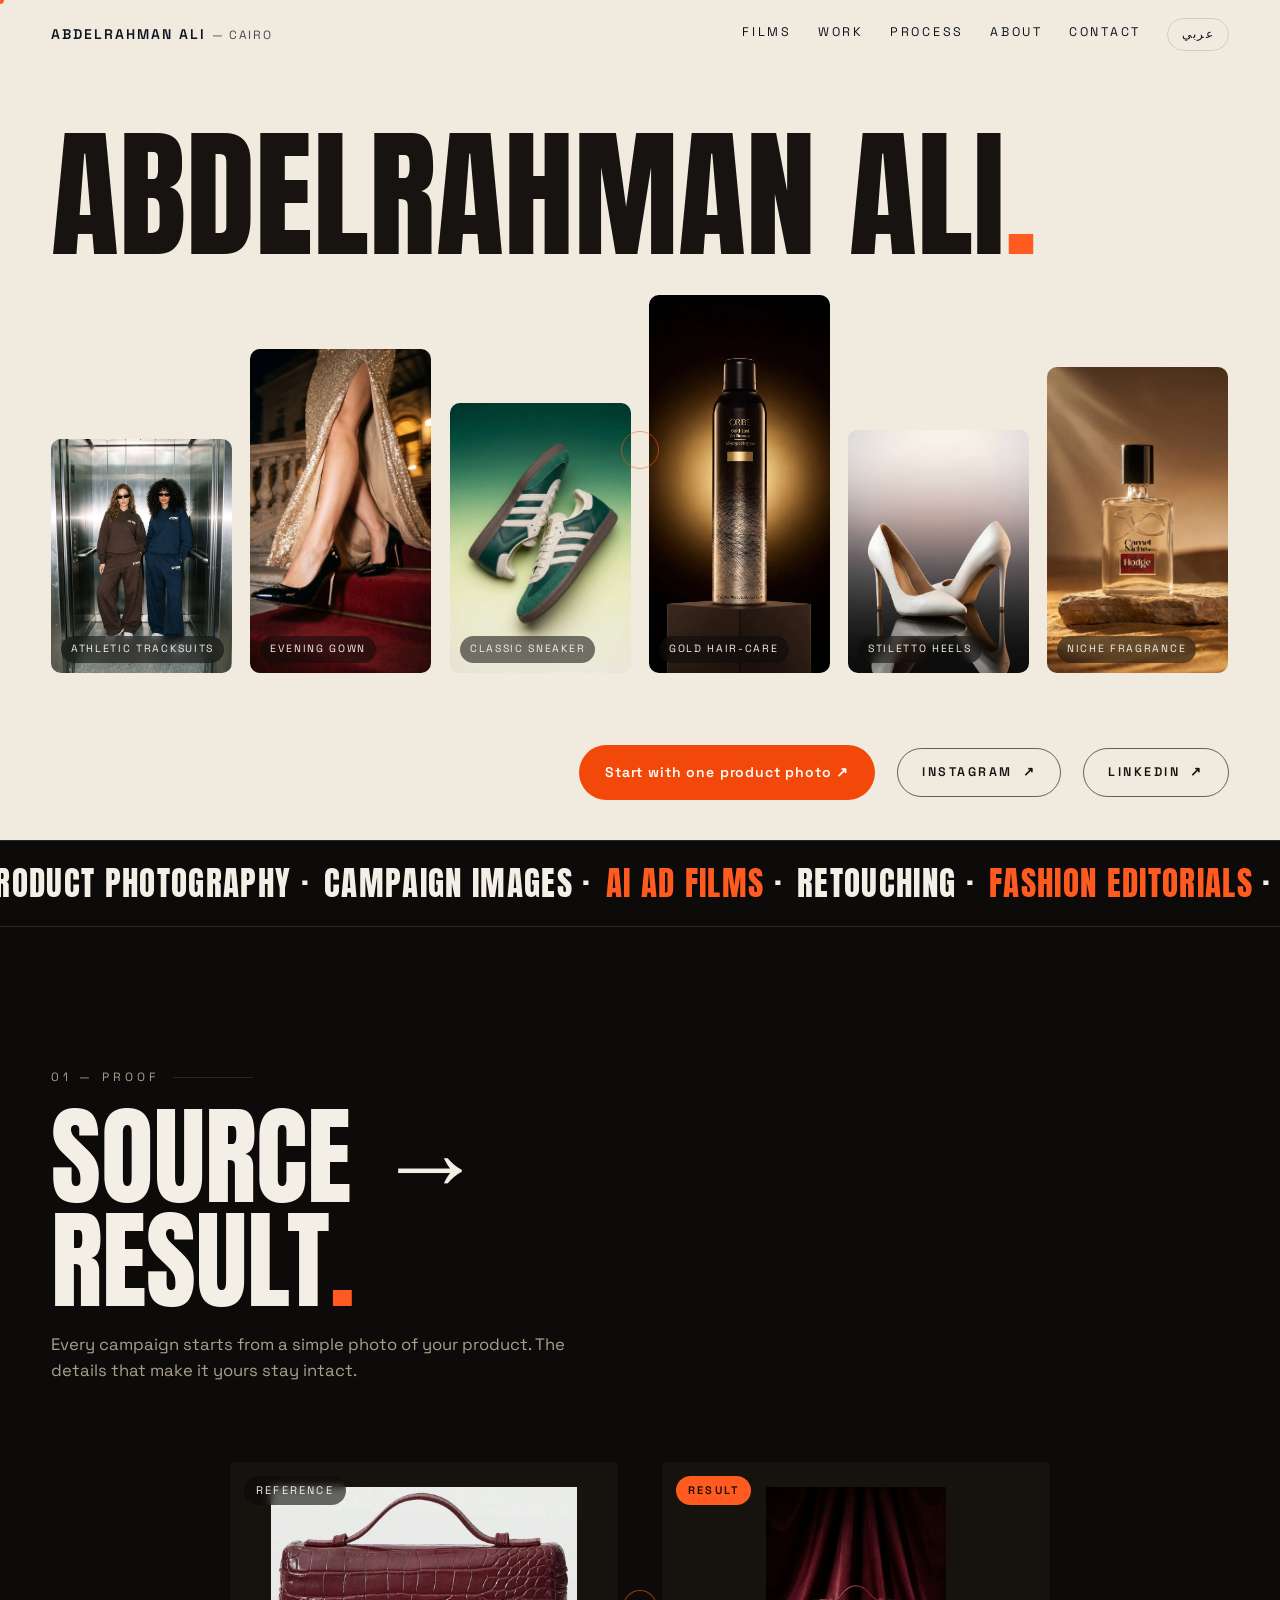
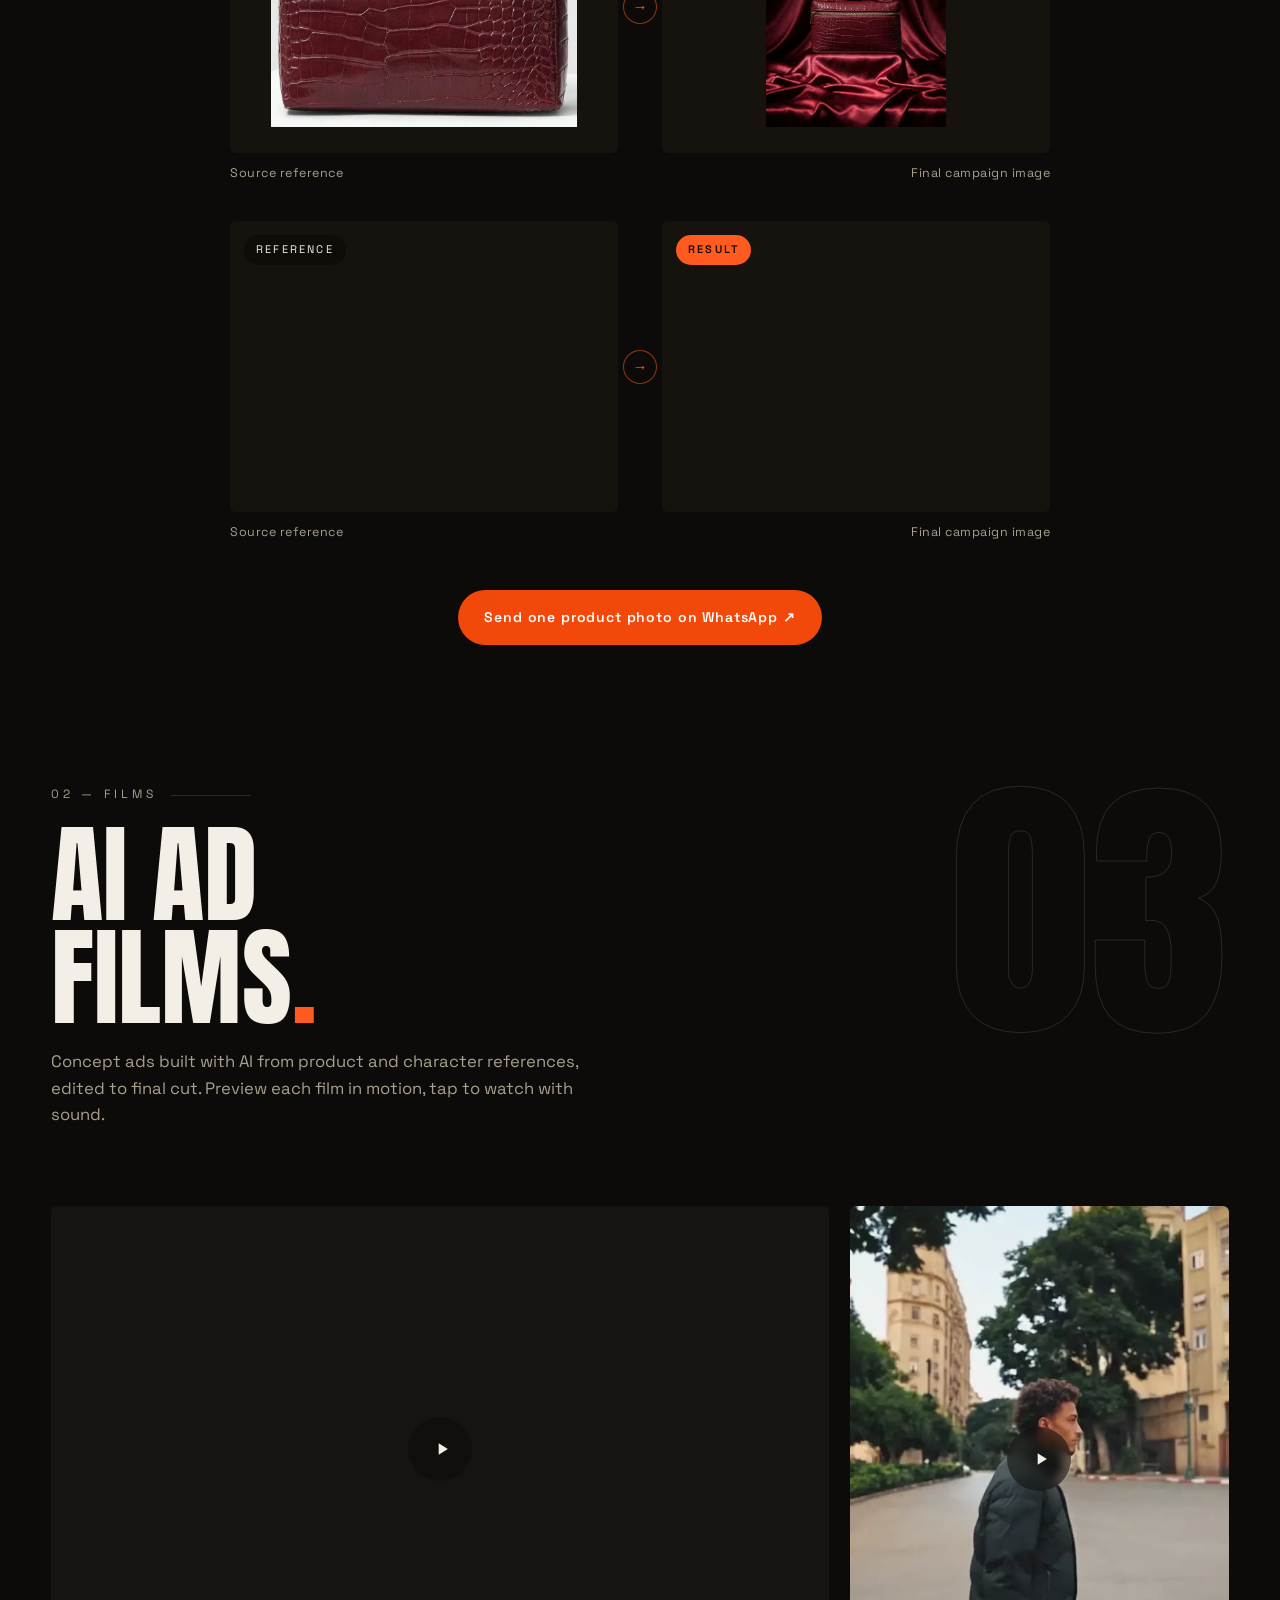
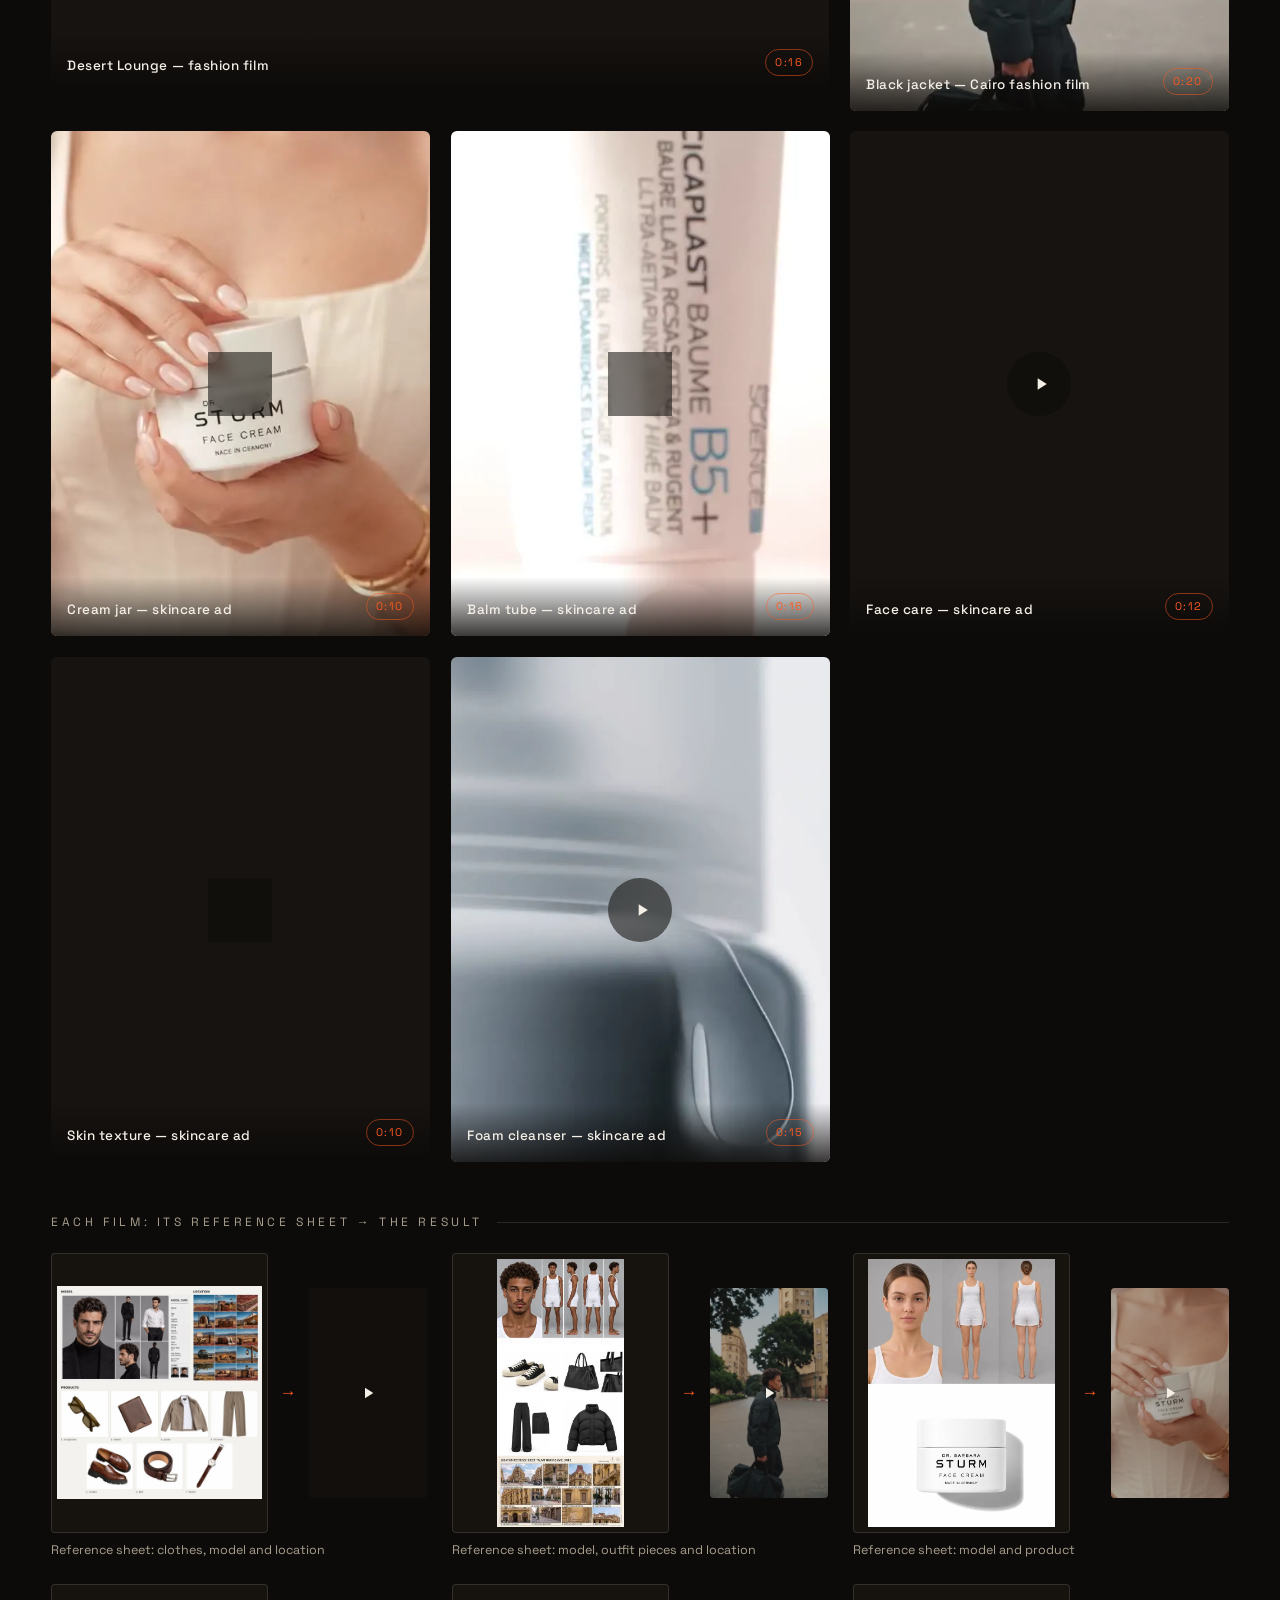
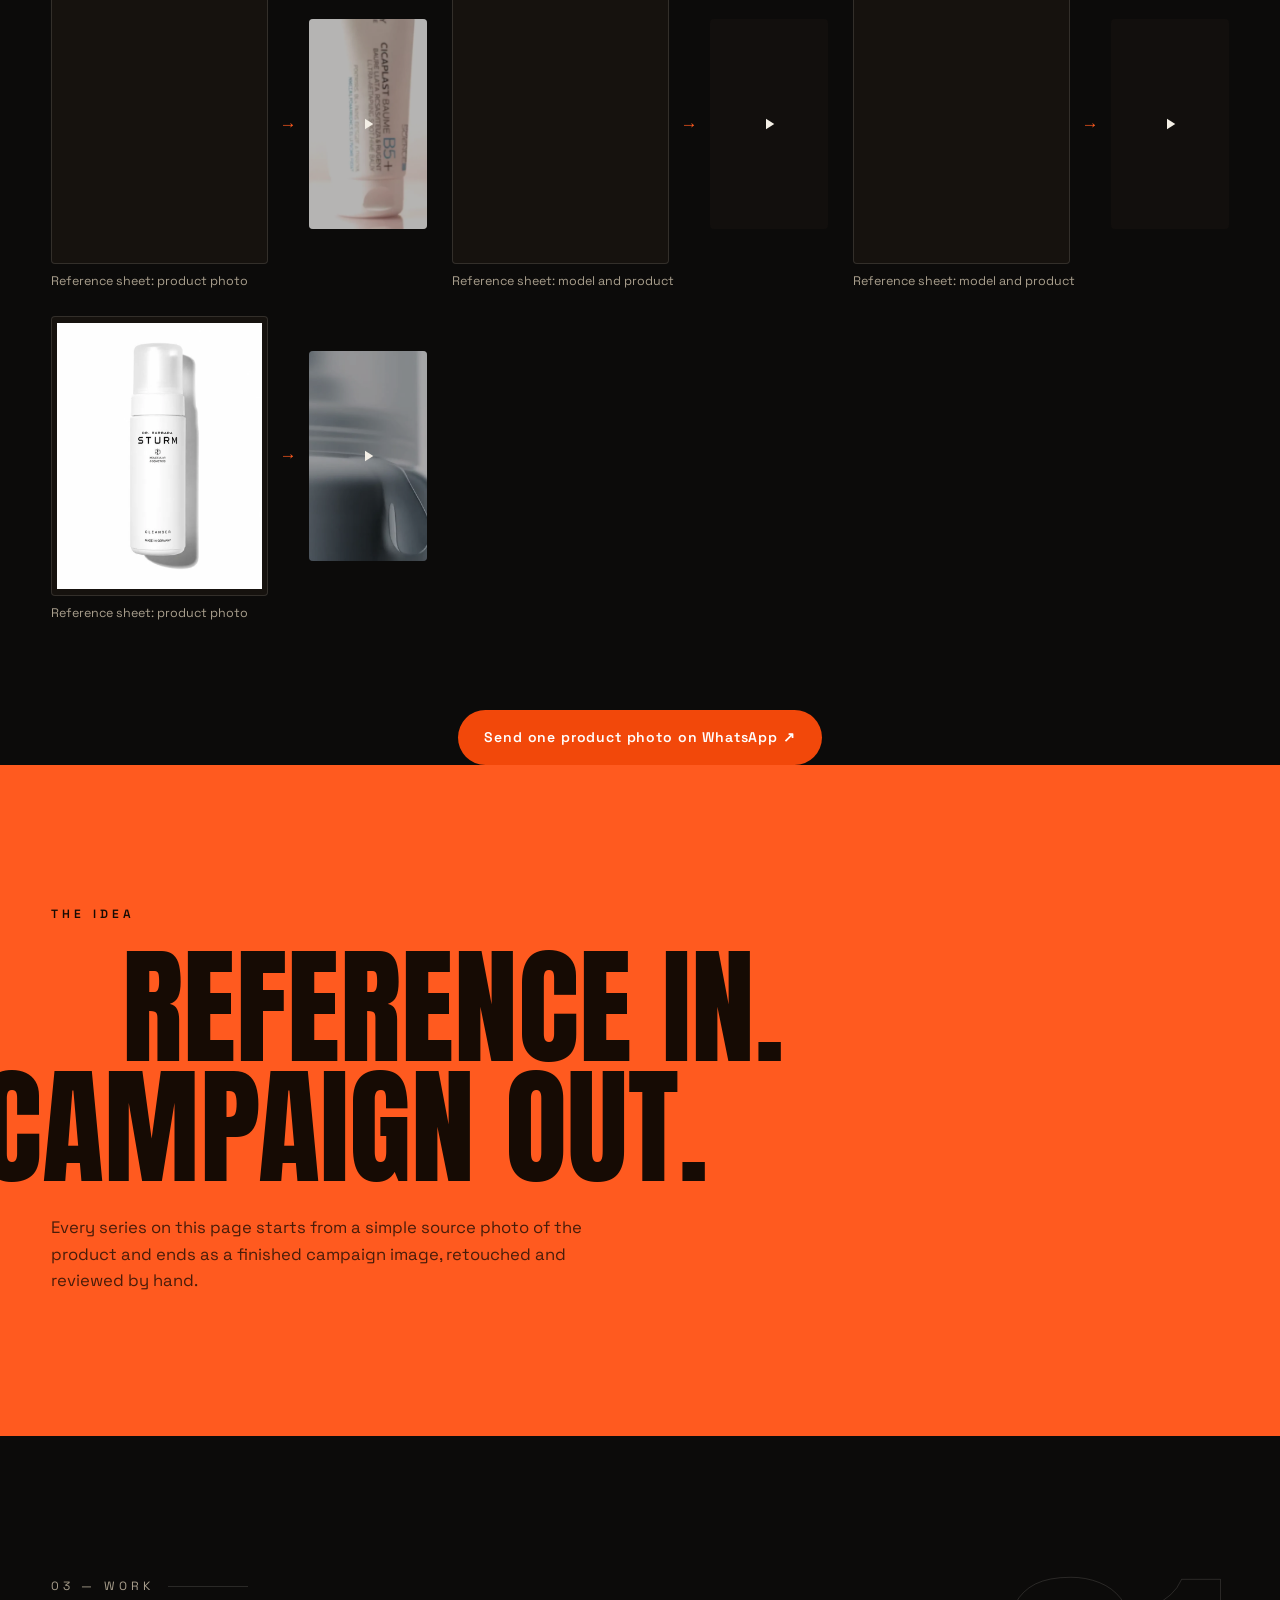
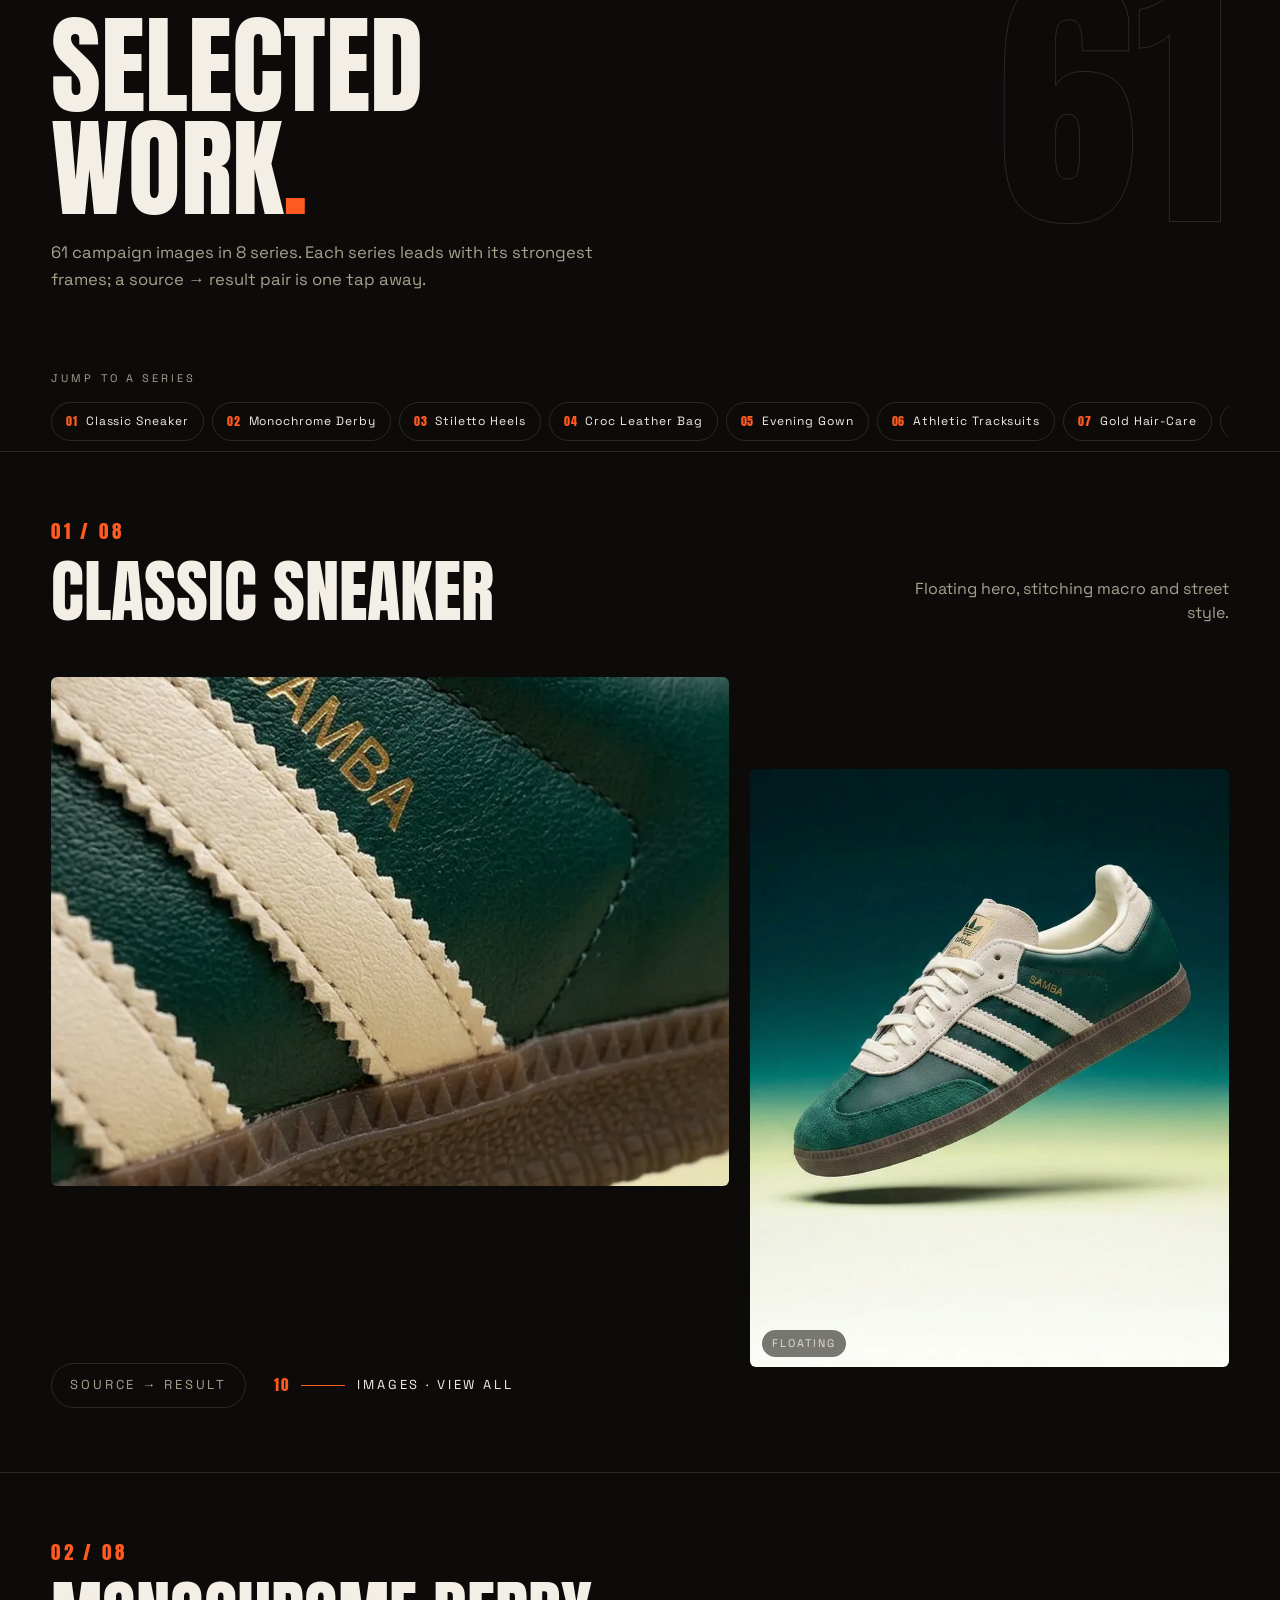
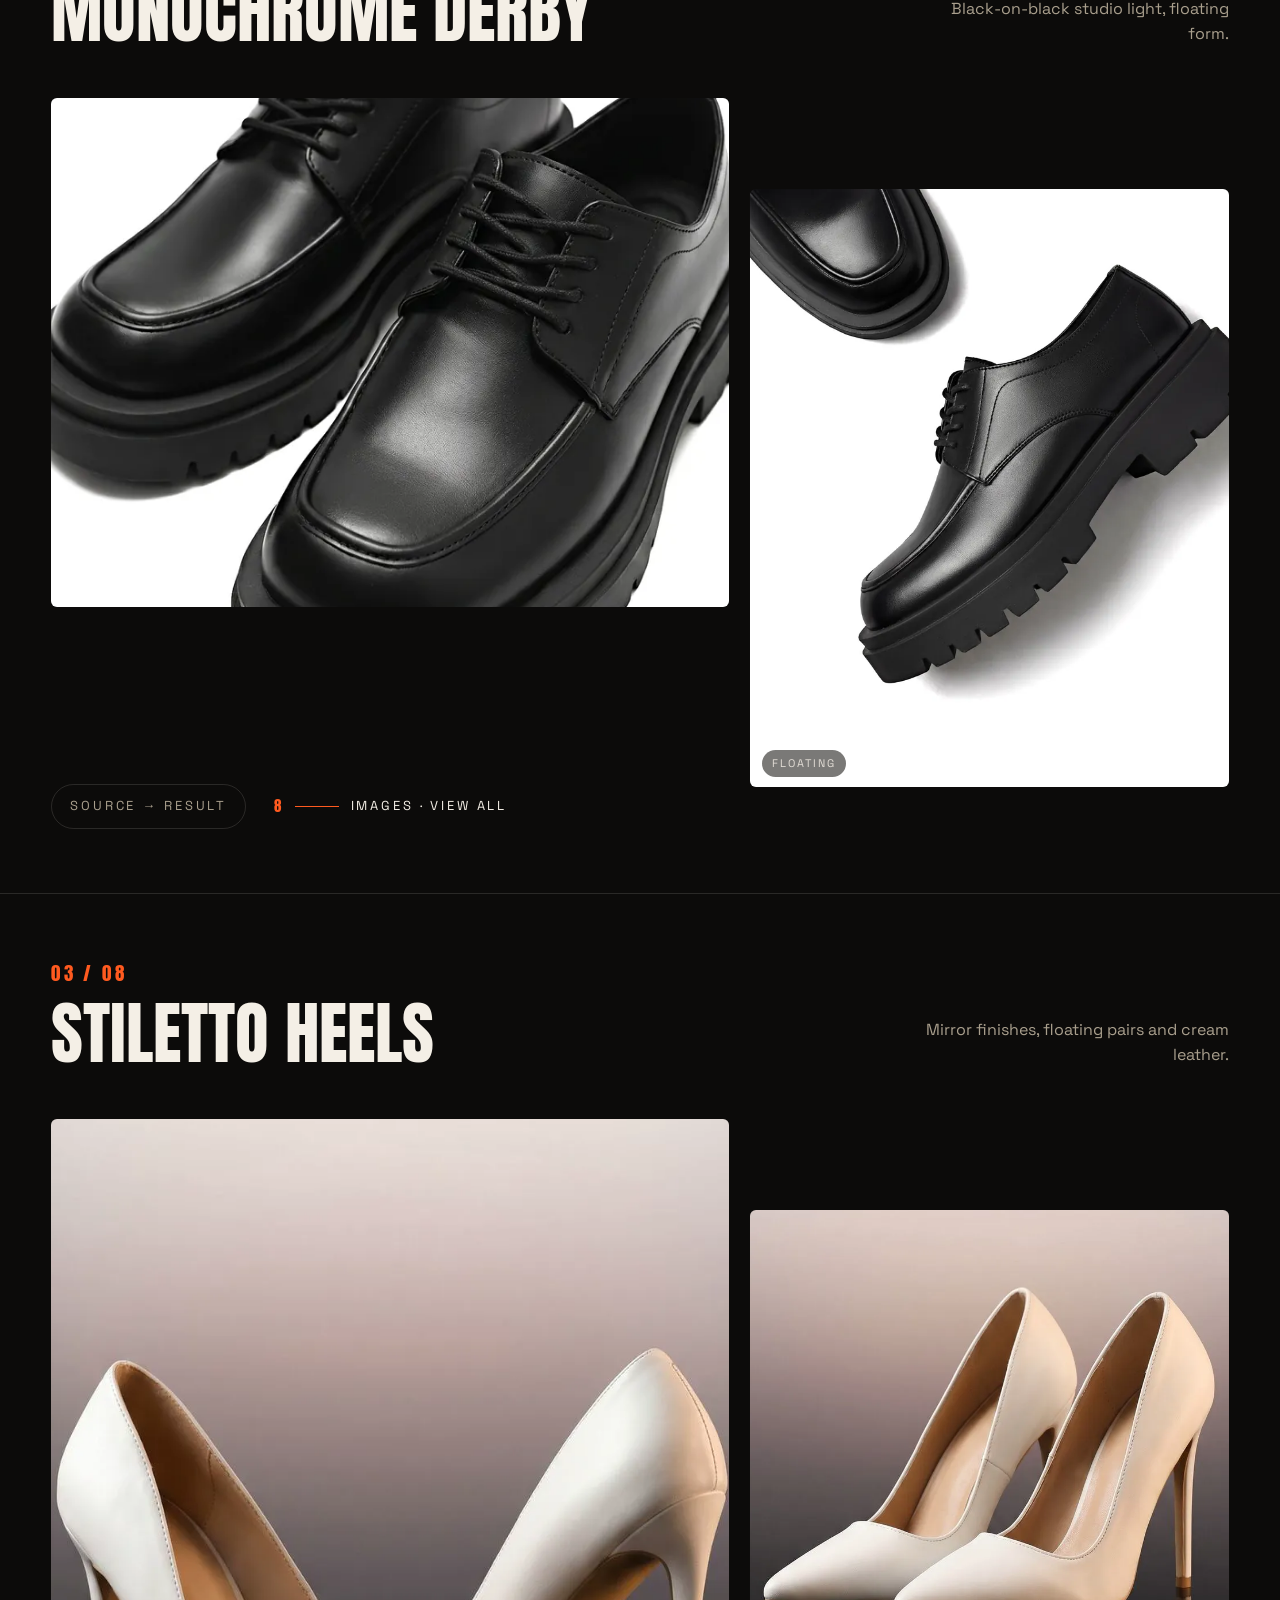
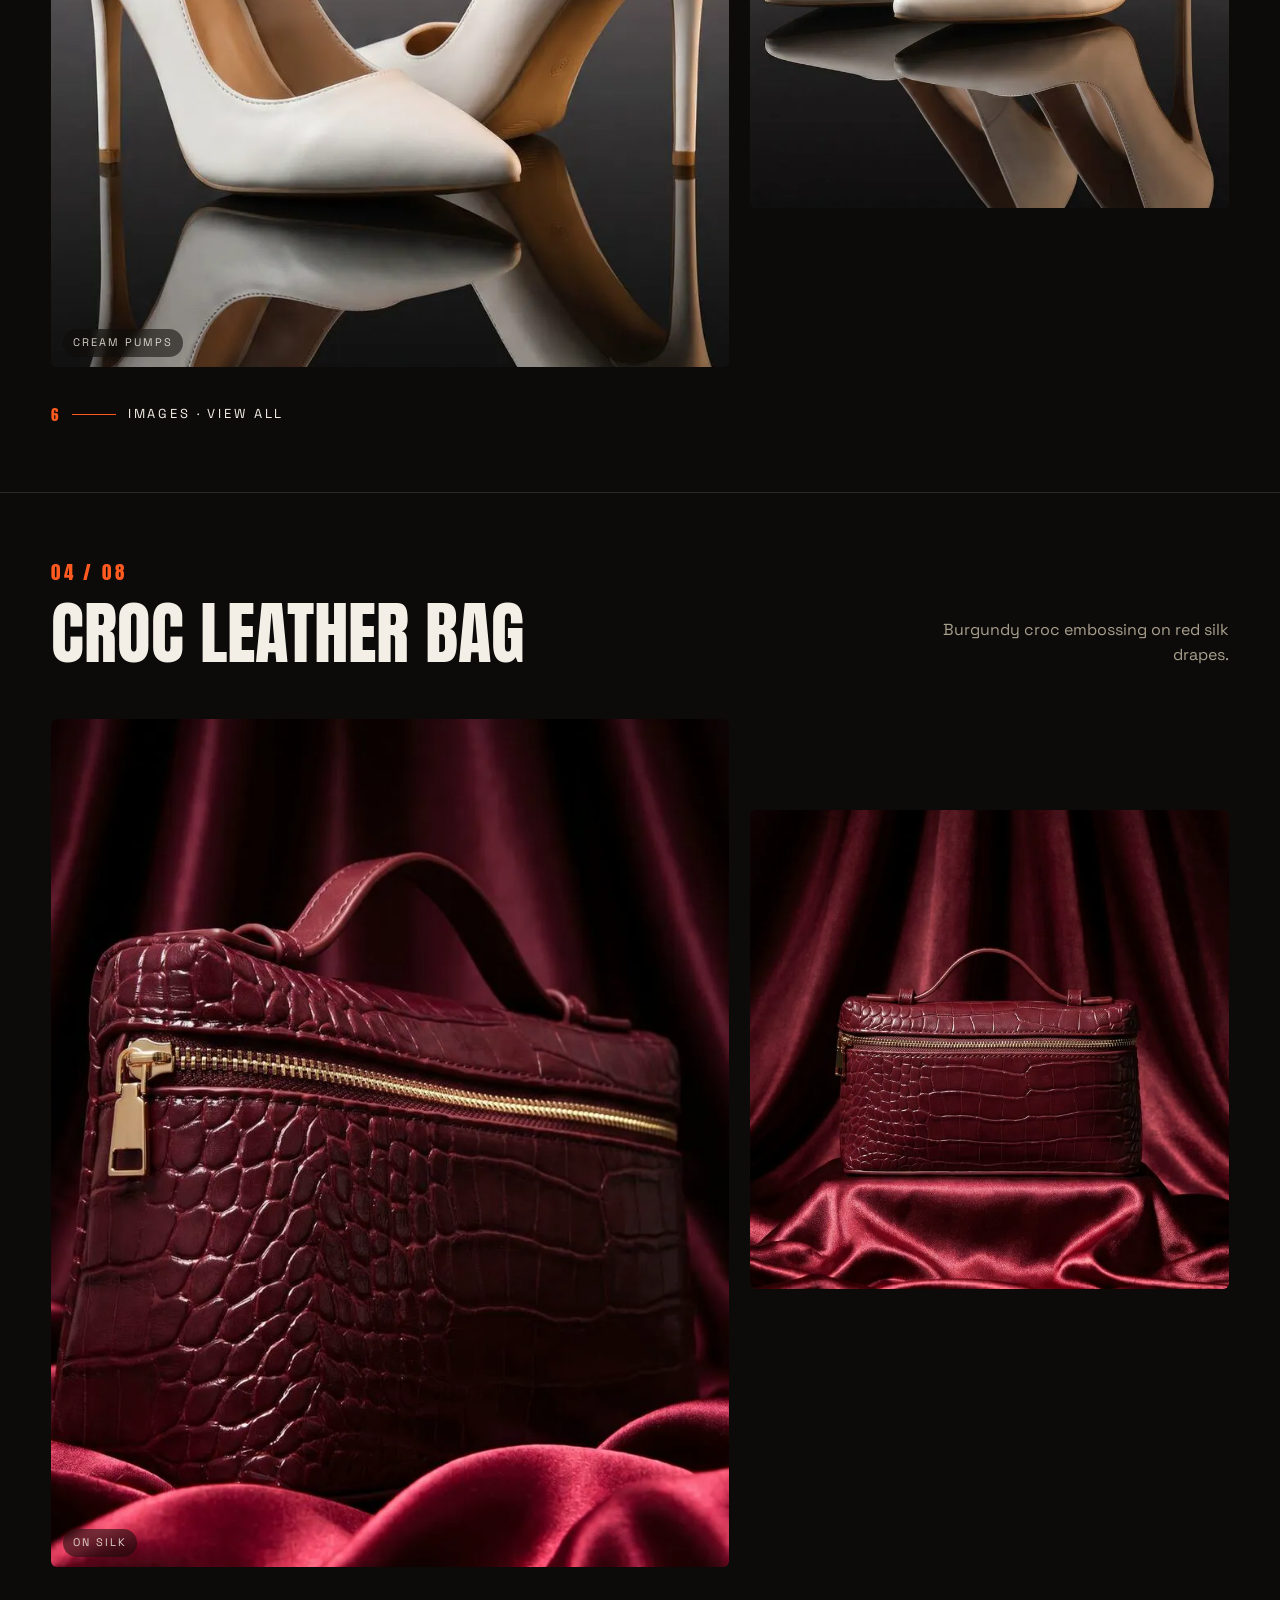
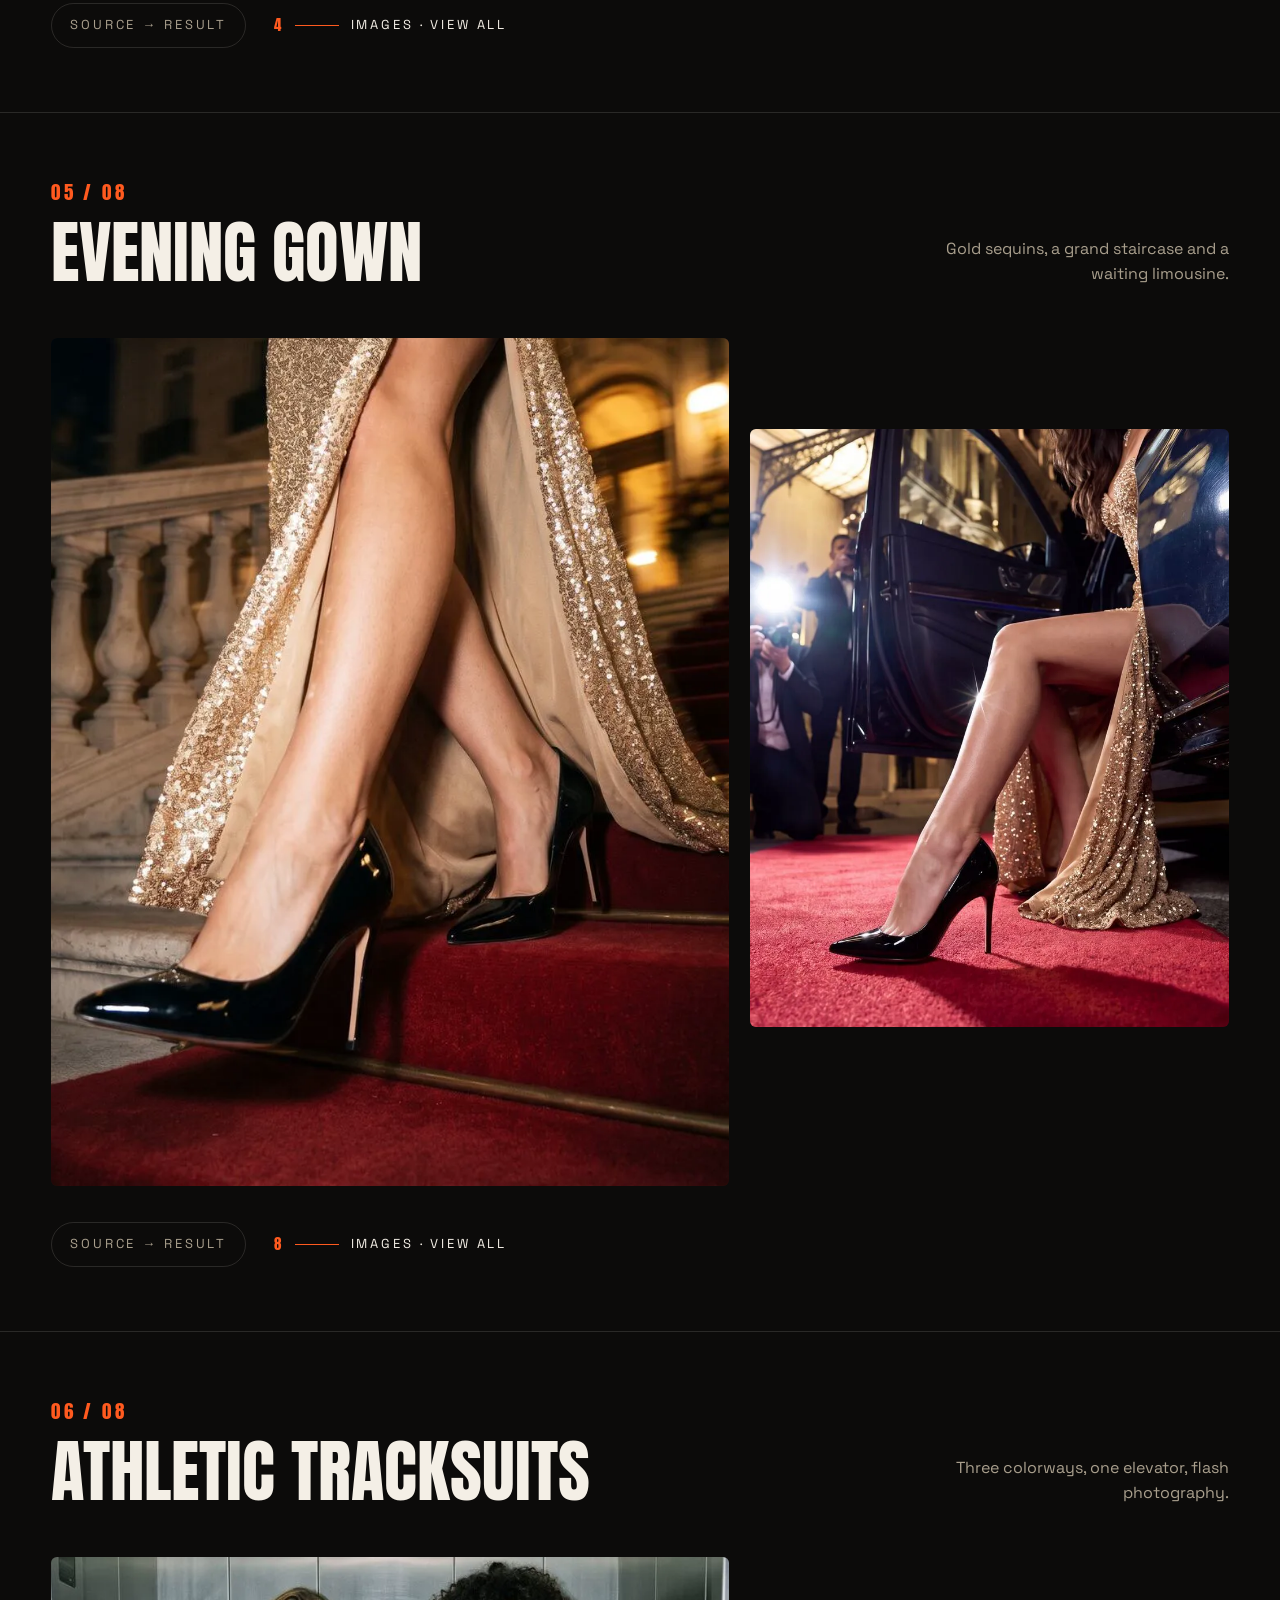
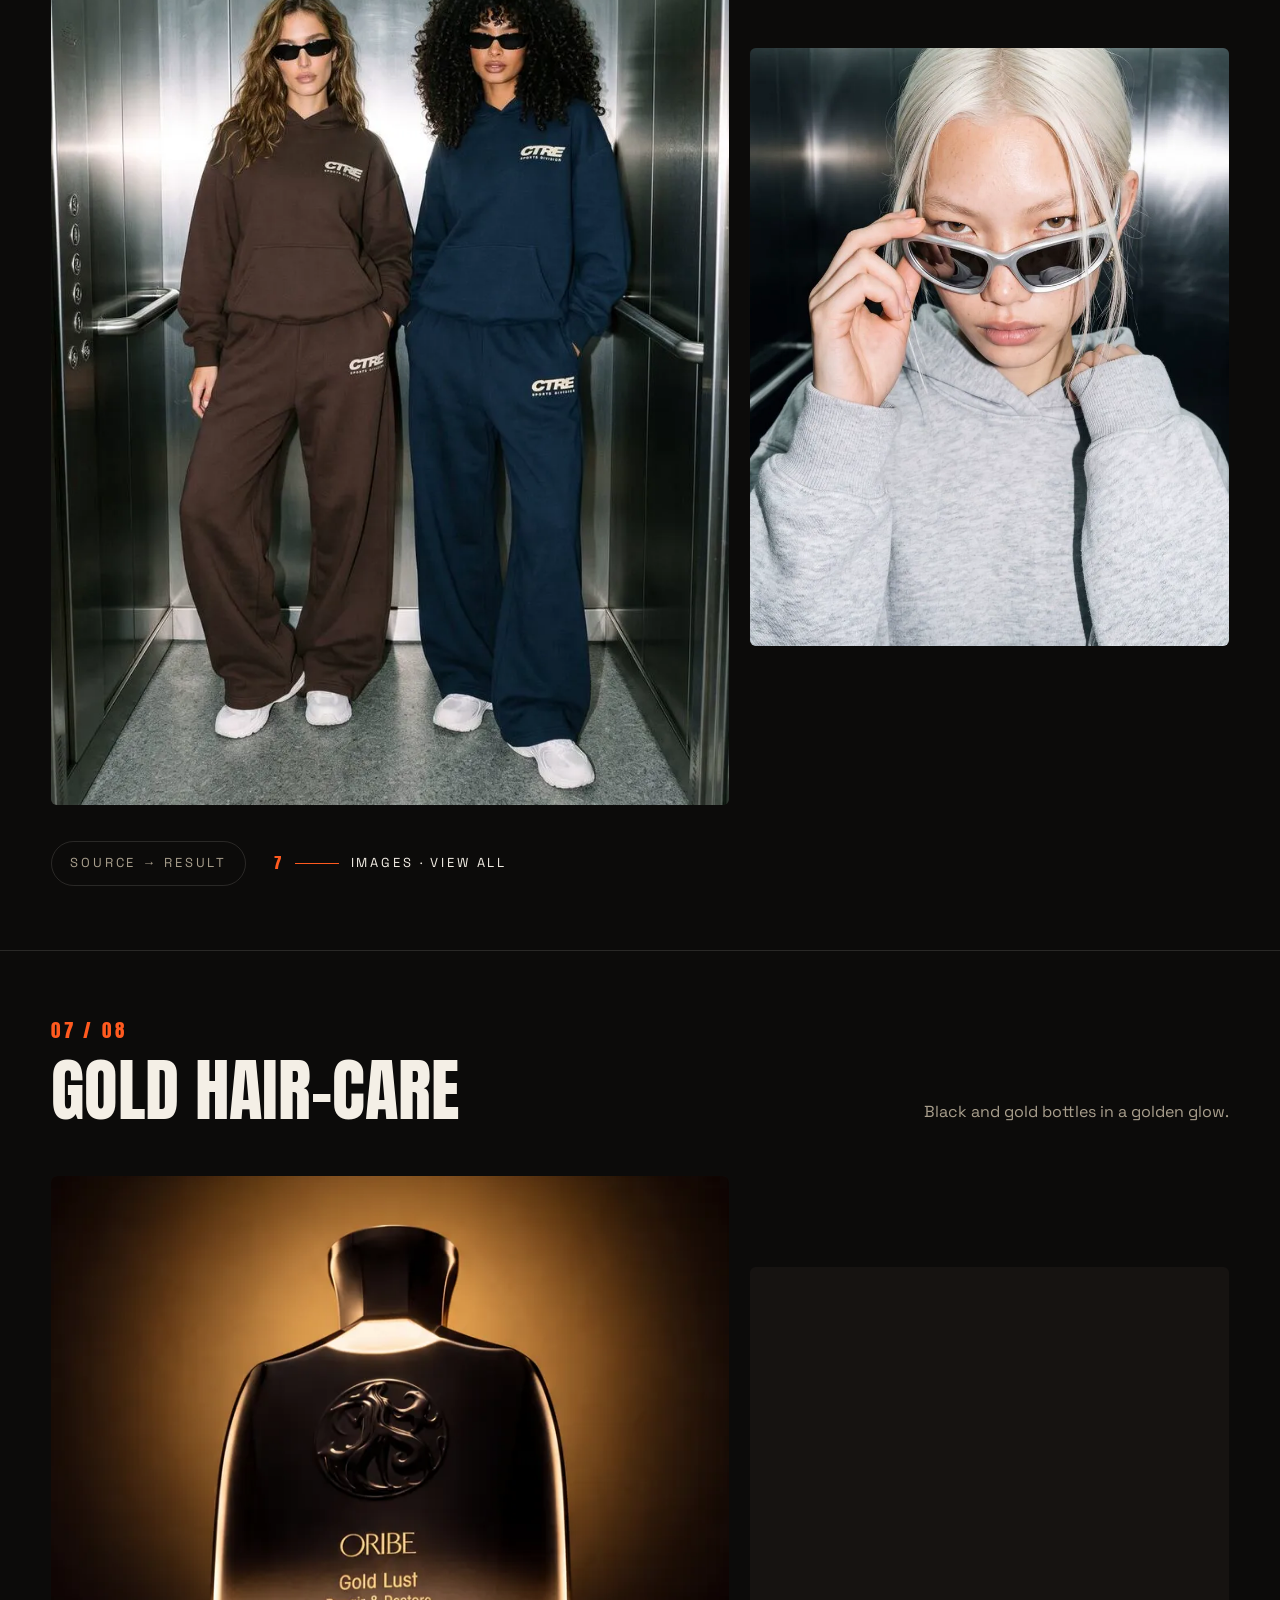
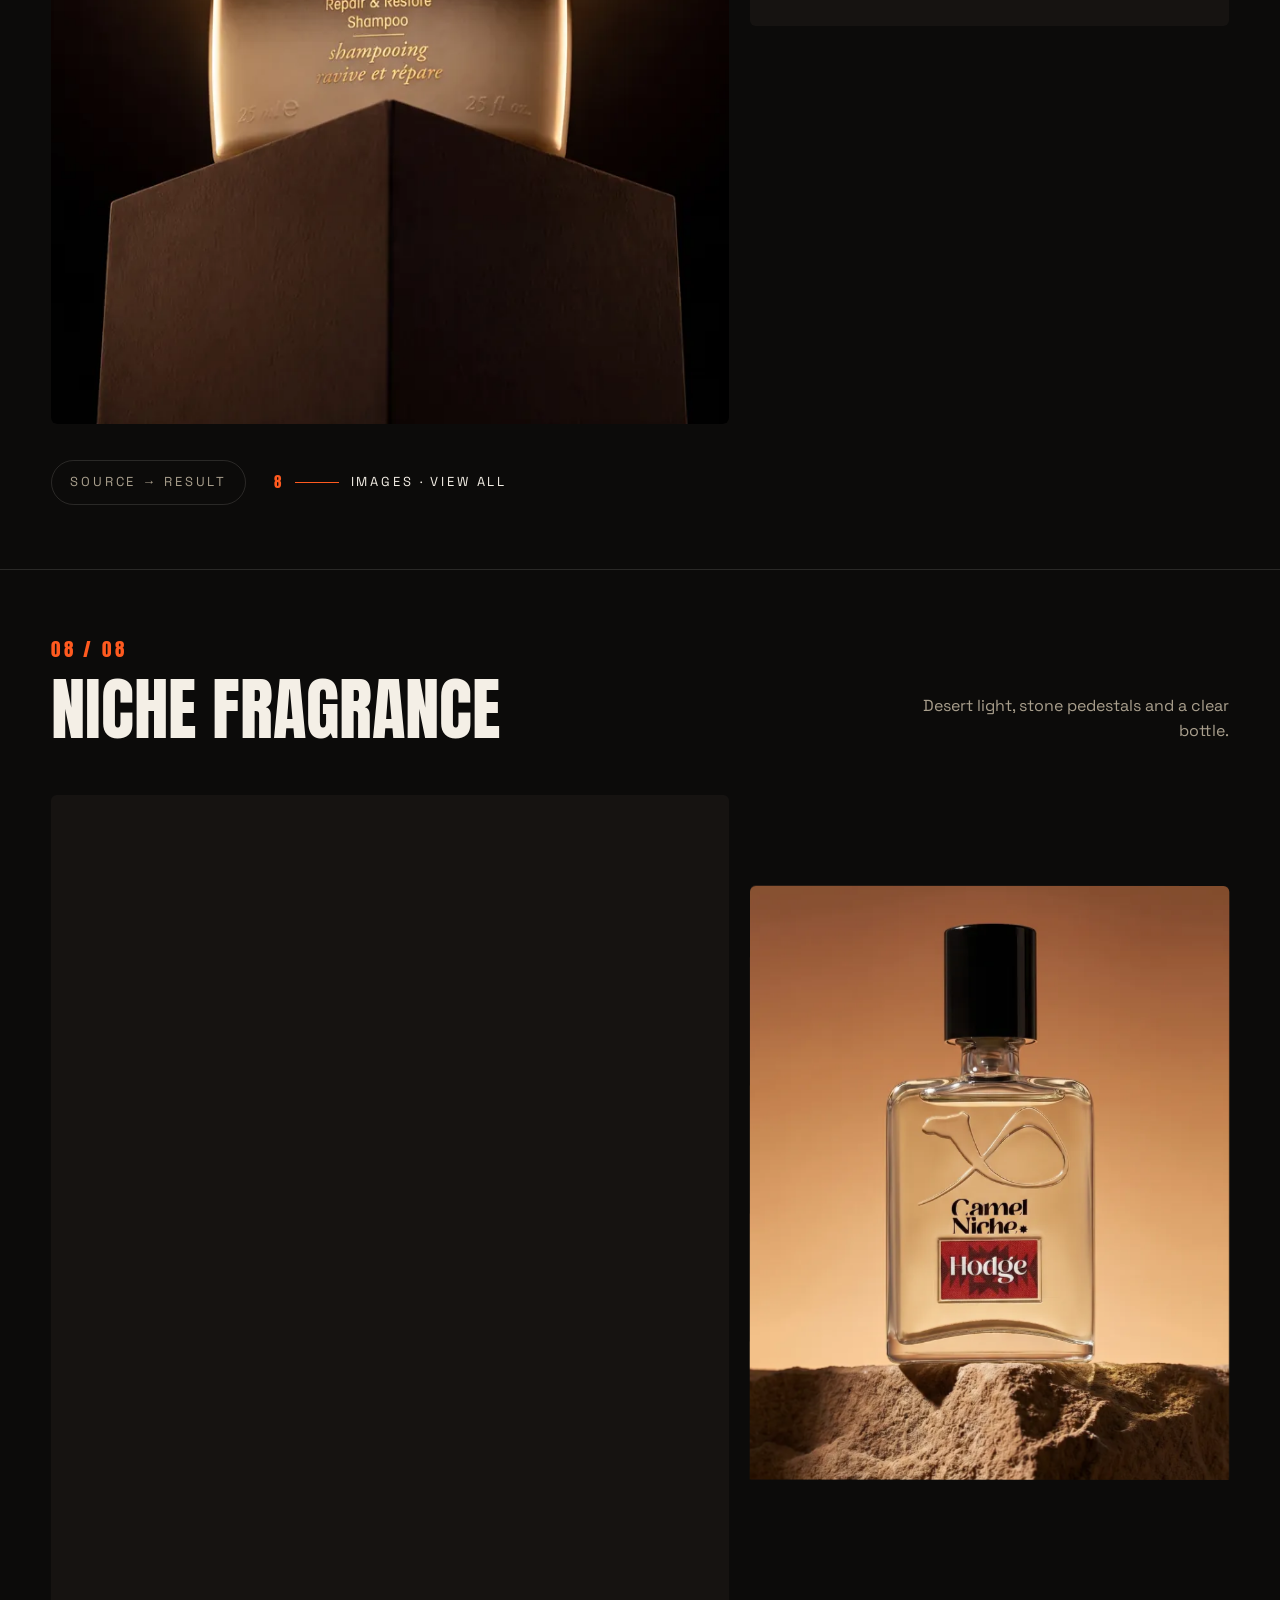
<file: index-backup-20261128.html>
<!doctype html>
<html lang="en">
<head>
<meta charset="utf-8">
<meta name="viewport" content="width=device-width,initial-scale=1">
<title>Abdelrahman Ali | AI Product &amp; Fashion Photography</title>
<meta name="description" content="AI product and fashion photography, ad films and retouching by Abdelrahman Ali.">
<link rel="canonical" href="https://abdelrahman592.github.io/">
<link rel="icon" href="favicon.svg" type="image/svg+xml">
<meta property="og:type" content="website">
<meta property="og:url" content="https://abdelrahman592.github.io/">
<meta property="og:title" content="Abdelrahman Ali | AI Product &amp; Fashion Photography">
<meta property="og:description" content="AI product campaigns, fashion editorials and short ad films created from your product photos. Based in Cairo, working worldwide.">
<meta property="og:image" content="https://abdelrahman592.github.io/photos/gown-limo.webp">
<meta name="twitter:card" content="summary_large_image">
<meta name="twitter:title" content="Abdelrahman Ali | AI Product &amp; Fashion Photography">
<meta name="twitter:description" content="AI product campaigns, fashion editorials and short ad films created from your product photos. Based in Cairo, working worldwide.">
<meta name="twitter:image" content="https://abdelrahman592.github.io/photos/gown-limo.webp">
<link href="preview-v4/fonts/fonts.css" rel="stylesheet">
<style>
:root{
  --bg:#0c0b0a; --bg2:#161311; --ink:#f4efe6; --mut:#a99f8d; --acc:#ff5a1f;
  --paper:#f1ebdf; --inkd:#171310; --mutd:#6e6659; --lined:rgba(23,19,16,.16);
  --line:rgba(244,239,230,.13); --pad:clamp(20px,4vw,64px);
  --anton:'Anton',sans-serif; --grot:'Space Grotesk',sans-serif;
}
*{margin:0;padding:0;box-sizing:border-box}
html{scrollbar-width:thin;scrollbar-color:var(--acc) var(--bg)}
html.lenis,html.lenis body{height:auto}
.lenis.lenis-smooth{scroll-behavior:auto!important}
body{background:var(--bg);color:var(--ink);font-family:var(--grot);font-size:16px;line-height:1.6;overflow-x:hidden}
::selection{background:var(--acc);color:#160b04}
img{display:block;max-width:100%}
a{color:inherit;text-decoration:none}
button{font:inherit;color:inherit;background:none;border:0;cursor:pointer}
.gold{color:var(--acc)}
.wrap{padding-left:var(--pad);padding-right:var(--pad)}

/* ---------- loader ---------- */
#loader{position:fixed;inset:0;z-index:200;background:#0a0806;display:flex;align-items:center;justify-content:center;flex-direction:column;gap:18px}
#loader .mono{font-family:var(--anton);font-size:clamp(90px,18vw,220px);line-height:1;color:var(--ink)}
#loader .mono span{color:var(--acc)}
#loader .count{position:absolute;right:var(--pad);bottom:calc(var(--pad) - 8px);font-family:var(--anton);font-size:clamp(40px,7vw,90px);color:rgba(244,239,230,.28)}
#loader .tag{font-size:12px;letter-spacing:.35em;text-transform:uppercase;color:var(--mut)}
#loader{animation:loaderhide .6s ease 4s forwards}
@keyframes loaderhide{to{opacity:0;visibility:hidden}}

/* ---------- cursor ---------- */
.cursor,.cursor2{position:fixed;top:0;left:0;pointer-events:none;z-index:180;border-radius:50%;display:none}
@media(hover:hover) and (pointer:fine){.cursor{display:block}.cursor2{display:flex}}
.cursor{width:8px;height:8px;background:var(--acc);transform:translate(-50%,-50%)}
.cursor2{width:38px;height:38px;border:1px solid rgba(255,90,31,.55);transform:translate(-50%,-50%);transition:width .25s,height .25s,background .25s;align-items:center;justify-content:center}
.cursor2 .cl{font:600 9px/1 var(--grot);letter-spacing:.18em;text-transform:uppercase;color:#171310;opacity:0;transition:opacity .2s}
.cursor2.view{width:78px;height:78px;background:var(--acc);border-color:var(--acc)}
.cursor2.view .cl{opacity:1}
.cursor2.big{width:74px;height:74px;background:rgba(255,90,31,.12)}

/* ---------- nav ---------- */
.nav{position:fixed;top:0;left:0;right:0;z-index:100;display:flex;justify-content:space-between;align-items:center;padding:18px var(--pad);mix-blend-mode:difference;color:#fff;transition:background .35s,padding .35s,border-color .35s;border-bottom:1px solid transparent}
.nav.scrolled{mix-blend-mode:normal;background:rgba(10,8,6,.86);backdrop-filter:blur(12px);-webkit-backdrop-filter:blur(12px);border-bottom-color:var(--line);padding-top:13px;padding-bottom:13px;color:var(--ink)}
.nav .brand{font-family:var(--grot);font-weight:600;font-size:14px;letter-spacing:.14em;text-transform:uppercase}
.nav .brand em{font-style:normal;font-weight:400;letter-spacing:.14em;font-size:12px;opacity:.75}
.nav ul{display:flex;gap:26px;list-style:none}
.nav ul a{font-size:12.5px;letter-spacing:.22em;text-transform:uppercase;position:relative;padding:4px 0}
.nav ul a::after{content:"";position:absolute;left:0;bottom:0;height:1px;width:100%;background:#fff;transform:scaleX(0);transform-origin:right;transition:transform .35s cubic-bezier(.65,0,.35,1)}
.nav ul a:hover::after{transform:scaleX(1);transform-origin:left}
@media(max-width:640px){.nav{padding:14px var(--pad)}.nav ul{gap:14px}.nav ul a{font-size:11px;letter-spacing:.16em}.nav .brand{font-size:12px;white-space:nowrap}.nav .brand em{display:none}.nav ul li:nth-child(3){display:none}}

/* ---------- hero ---------- */
.hero{position:relative;background:var(--paper);color:var(--inkd);padding-top:clamp(84px,10vh,110px);overflow:hidden}
.hero-kick{display:flex;justify-content:space-between;gap:14px;flex-wrap:wrap;padding:0 var(--pad);font-size:12px;letter-spacing:.28em;text-transform:uppercase;color:var(--mutd)}
.hero-kick b{color:var(--acc);font-weight:600}
.hero-title{padding:clamp(14px,2.4vh,26px) var(--pad) 0}
.hero h1{font-family:var(--anton);font-weight:400;font-size:clamp(40px,10.9vw,190px);line-height:.92;text-transform:uppercase;white-space:nowrap}
.hero h1 .row{display:block;overflow:hidden}
.hero h1 .row>span{display:inline-block}
.hero h1 .dot{color:var(--acc)}
.hero-strip{display:flex;align-items:flex-end;gap:clamp(10px,1.4vw,20px);padding:clamp(24px,4vh,42px) var(--pad) 0}
.hcard{position:relative;flex:1 1 0;min-width:0;border-radius:10px;overflow:hidden;background:#ddd2c0;transition:flex-grow .95s cubic-bezier(.22,1,.36,1)}
.hcard img{position:absolute;inset:0;width:100%;height:100%;object-fit:cover}
.hcard:hover{flex-grow:2.15}
.hcard figcaption{position:absolute;left:10px;bottom:10px;font-size:10.5px;letter-spacing:.16em;text-transform:uppercase;background:rgba(12,11,10,.55);color:#f4efe6;padding:5px 10px;border-radius:100px;backdrop-filter:blur(4px)}
.hcard:nth-child(1){height:clamp(170px,26vh,300px)}
.hcard:nth-child(2){height:clamp(215px,36vh,400px)}
.hcard:nth-child(3){height:clamp(185px,30vh,340px)}
.hcard:nth-child(4){height:clamp(240px,42vh,460px)}
.hcard:nth-child(5){height:clamp(175px,27vh,310px)}
.hcard:nth-child(6){height:clamp(210px,34vh,380px)}
.hero-low{display:flex;justify-content:space-between;align-items:flex-end;gap:28px;flex-wrap:wrap;padding:clamp(26px,4.5vh,44px) var(--pad) clamp(26px,4.5vh,44px)}
.hero-sub{max-width:470px;color:var(--mutd);font-size:clamp(15px,1.4vw,18px)}
.hero-sub b{color:var(--inkd);font-weight:600}
.btn-solid{display:inline-flex;align-items:center;gap:10px;background:#f2480a;color:#fff;font-weight:700;font-size:14px;letter-spacing:.06em;padding:16px 26px;border-radius:100px;transition:transform .3s,background .3s}
.btn-solid:hover{background:#ff5a1f}
.btn-ghost{display:inline-flex;align-items:center;gap:10px;font-size:12.5px;font-weight:600;letter-spacing:.2em;text-transform:uppercase;border:1.5px solid rgba(23,19,16,.65);border-radius:999px;padding:13px 24px;transition:background .35s,color .35s,border-color .35s}
.btn-ghost::after{content:'\2197';font-size:13px;transition:transform .35s}
.btn-ghost:hover{background:var(--inkd);border-color:var(--inkd);color:var(--paper)}
.btn-ghost:hover::after{transform:translate(2px,-3px)}
.hero-cta{display:flex;align-items:center;gap:22px;flex-wrap:wrap}
.hero .btn-ghost{color:var(--inkd)}
@media(max-width:900px){
.hero-strip{overflow-x:auto;scrollbar-width:none;padding-bottom:6px}
.hero-strip::-webkit-scrollbar{display:none}
.hcard{flex:0 0 auto;width:58vw}
.hcard:hover{flex-grow:1}
.hcard:nth-child(1),.hcard:nth-child(3),.hcard:nth-child(5){height:210px}
.hcard:nth-child(2),.hcard:nth-child(4),.hcard:nth-child(6){height:260px}
.hero-kick span:last-child{display:none}
}

/* ---------- marquee ---------- */
.marquee{overflow:hidden;border-top:1px solid var(--line);border-bottom:1px solid var(--line);padding:16px 0;background:var(--bg)}
.marquee .track{display:flex;width:max-content;animation:mq 26s linear infinite}
.marquee span{font-family:var(--anton);font-size:clamp(20px,2.6vw,34px);text-transform:uppercase;letter-spacing:.04em;white-space:nowrap;padding-right:14px;color:var(--ink)}
.marquee span em{font-style:normal;color:var(--acc)}
@keyframes mq{to{transform:translateX(-50%)}}
.marquee.rev .track{animation-direction:reverse}

/* ---------- section heads ---------- */
.sec{padding:clamp(80px,11vw,150px) 0 0}
.sec-head{position:relative;padding:0 var(--pad);margin-bottom:clamp(44px,6vw,84px)}
.sec-label{display:flex;align-items:center;gap:14px;font-size:12px;letter-spacing:.34em;text-transform:uppercase;color:var(--mut);margin-bottom:18px}
.sec-label::after{content:"";height:1px;width:80px;background:var(--line)}
.sec-title{font-family:var(--anton);font-weight:400;font-size:clamp(46px,8.4vw,124px);line-height:.96;text-transform:uppercase}
.sec-title .row{display:block;overflow:hidden}.sec-title .row>span{display:inline-block}
.sec-note{max-width:560px;color:var(--mut);margin-top:20px;font-size:clamp(14px,1.3vw,17px)}
.ghost{position:absolute;top:-.35em;right:var(--pad);font-family:var(--anton);font-size:clamp(120px,22vw,320px);line-height:1;color:transparent;-webkit-text-stroke:1px rgba(244,239,230,.13);pointer-events:none;user-select:none}

/* ---------- series ---------- */
.series{position:relative;padding:clamp(38px,5vw,72px) var(--pad);border-top:1px solid var(--line);scroll-margin-top:70px}
.series-top{display:flex;align-items:flex-end;justify-content:space-between;gap:24px;margin-bottom:clamp(30px,4vw,54px);flex-wrap:wrap}
.series-id{font-family:var(--anton);font-size:clamp(15px,1.5vw,19px);color:var(--acc);letter-spacing:.18em;margin-bottom:12px}
.series-title{font-family:var(--anton);font-weight:400;font-size:clamp(34px,5.4vw,84px);line-height:.98;text-transform:uppercase}
.series-tag{font-size:clamp(14px,1.25vw,17px);color:var(--mut);max-width:320px;text-align:right;line-height:1.55}
@media(max-width:760px){.series-tag{text-align:left}}

.shot-x{display:none!important}
.sindex{margin:clamp(28px,4vw,48px) var(--pad) 0;position:relative}
.sindex-label{display:block;font-size:11px;letter-spacing:.28em;text-transform:uppercase;color:var(--mut,#8f887c);margin-bottom:14px}
.sindex-row{display:flex;gap:8px;overflow-x:auto;padding-bottom:10px;scrollbar-width:none;-webkit-overflow-scrolling:touch}
.sindex-row::-webkit-scrollbar{display:none}
.sindex-row a{flex:0 0 auto;display:inline-flex;align-items:center;gap:8px;padding:9px 14px;border:1px solid var(--line);border-radius:999px;font-size:12px;letter-spacing:.08em;color:var(--ink);text-decoration:none;white-space:nowrap;transition:border-color .35s,color .35s}
.sindex-row a b{font-family:var(--anton);font-weight:400;font-size:12px;color:var(--acc);letter-spacing:.06em}
.sindex-row a:hover{border-color:var(--acc)}
.sgrid{display:grid;grid-template-columns:repeat(12,1fr);gap:clamp(12px,1.6vw,24px)}
.shot{position:relative;overflow:hidden;border-radius:6px;background:var(--bg2)}
.shot img{width:100%;height:100%;object-fit:cover;transform:scale(1.12)}
.shot .cap{position:absolute;left:12px;bottom:10px;font-size:11px;letter-spacing:.18em;text-transform:uppercase;color:rgba(244,239,230,.85);background:rgba(13,11,9,.55);backdrop-filter:blur(4px);padding:5px 10px;border-radius:100px}
.a-43{aspect-ratio:4/5}.a-11{aspect-ratio:1/1}.a-169{aspect-ratio:4/3}
.sp3{grid-column:span 3}.sp4{grid-column:span 4}.sp5{grid-column:span 5}.sp6{grid-column:span 6}.sp7{grid-column:span 7}.sp8{grid-column:span 8}
.push1{margin-top:clamp(24px,4vw,72px)}.push2{margin-top:clamp(48px,8vw,140px)}
@media(max-width:760px){.sp3,.sp4,.sp5{grid-column:span 6}.sp6,.sp7,.sp8{grid-column:span 12}.push2{margin-top:0}}
@media(max-width:520px){.sp3,.sp4,.sp5{grid-column:span 12}}

/* reference -> result duo: two independent panels, no overlay */
.duo{grid-column:span 12;display:grid;grid-template-columns:5fr 58px 7fr;align-items:center;margin:14px 0 0}
.duo-panel{position:relative;border-radius:6px;overflow:hidden;background:#16120e;height:clamp(300px,54vh,600px)}
.duo-panel img{width:100%;height:100%;object-fit:contain;padding:clamp(12px,2vw,26px)}
.duo-wipe{position:absolute;inset:0}
.duo-wipe img{position:absolute;inset:0}
.duo-edge{position:absolute;top:0;bottom:0;left:0;width:2px;background:var(--acc);box-shadow:0 0 24px rgba(255,90,31,.9);opacity:0;pointer-events:none;z-index:2}
.duo-link{position:relative;height:1px;background:linear-gradient(90deg,rgba(255,90,31,0),var(--acc),rgba(255,90,31,0));transform-origin:left center}
.duo-link b{position:absolute;left:50%;top:50%;transform:translate(-50%,-50%);width:34px;height:34px;border-radius:50%;border:1px solid rgba(255,90,31,.55);background:#0d0b09;color:var(--acc);display:flex;align-items:center;justify-content:center;font-size:15px;font-weight:400}
.duo-tag{position:absolute;top:14px;left:14px;font-size:11px;letter-spacing:.2em;text-transform:uppercase;padding:6px 12px;border-radius:100px;background:rgba(13,11,9,.6);backdrop-filter:blur(4px);z-index:2}
.duo-tag.gold{background:var(--acc);color:#160b04;font-weight:600}
.duo-cap{grid-column:1/-1;display:flex;justify-content:space-between;gap:18px;margin-top:10px;font-size:12.5px;color:var(--mut);letter-spacing:.04em}
.duo-cap span:last-child{text-align:right}
.duo.slim{grid-template-columns:1fr 44px 1fr;max-width:820px;margin:clamp(20px,3vw,40px) auto 0}
.duo.slim .duo-panel{height:auto;aspect-ratio:4/3}
.duo.slim .duo-link{height:44px;width:44px;margin:0 auto;background:none}
@media(max-width:760px){.series{padding:30px var(--pad)}.series-top{margin-bottom:18px;gap:10px}.series-id{margin-bottom:8px}.series-title{font-size:clamp(28px,8.6vw,42px)}.series-tag{font-size:13px;max-width:none}
.sgrid{gap:10px}
.sgrid .shot{grid-column:span 6}
.sgrid .shot.push1{margin-top:0}
.sgrid .shot.a-43,.sgrid .shot.a-11,.sgrid .shot.a-169{aspect-ratio:4/5}
.shot img{transform:none}
.shot .cap{font-size:9px;left:8px;bottom:8px;padding:4px 8px;letter-spacing:.12em}
.viewall{margin-top:16px}
.duo{grid-template-columns:1fr 30px 1fr;max-width:none;margin-top:10px;gap:0}.duo-panel{height:auto;aspect-ratio:3/4}.duo-panel img{padding:8px}.duo-link{height:30px;width:30px;margin:0;background:none}.duo-cap{font-size:10px;gap:8px}}
.viewall{display:inline-flex;align-items:center;gap:12px;margin-top:clamp(22px,3vw,36px);font-size:13px;letter-spacing:.22em;text-transform:uppercase;color:var(--ink)}
.viewall b{font-family:var(--anton);font-weight:400;color:var(--acc);font-size:15px;letter-spacing:.1em}
.viewall i{display:block;width:44px;height:1px;background:var(--acc);transition:width .35s}
.viewall:hover i{width:72px}


.duo-wrap{grid-column:span 12}
.duo-wrap[hidden]{display:none}
.sactions{display:flex;align-items:center;gap:28px;flex-wrap:wrap}
.srcbtn{display:inline-flex;align-items:center;gap:10px;margin-top:clamp(22px,3vw,36px);font-size:13px;letter-spacing:.22em;text-transform:uppercase;color:var(--mut);border:1px solid var(--line);border-radius:999px;padding:11px 18px;transition:color .3s,border-color .3s}
.srcbtn:hover{color:var(--ink);border-color:var(--acc)}
.srcbtn[aria-expanded="true"]{color:var(--acc);border-color:var(--acc)}
@media(max-width:760px){.srcbtn{margin-top:16px;font-size:12px;padding:9px 14px}.sactions{gap:20px}}
/* ---------- films ---------- */
.films-grid{display:grid;grid-template-columns:repeat(12,1fr);gap:clamp(12px,1.6vw,24px);padding:0 var(--pad)}
.vcard{position:relative;overflow:hidden;border-radius:6px;background:var(--bg2);cursor:pointer;grid-column:span 4;aspect-ratio:9/12}
.vcard.feat{grid-column:span 8;aspect-ratio:16/10}
@media(max-width:760px){.vcard,.vcard.feat{grid-column:span 12;aspect-ratio:16/10}}
.vcard video,.vcard img.poster{position:absolute;inset:0;width:100%;height:100%;object-fit:cover}
.vcard video{opacity:0;transition:opacity .45s}
.vcard.playing video{opacity:1}
.vcard .vmeta{position:absolute;left:0;right:0;bottom:0;padding:16px;display:flex;justify-content:space-between;align-items:flex-end;background:linear-gradient(transparent,rgba(10,8,6,.8));z-index:2}
.vcard .vname{font-size:13.5px;font-weight:500;letter-spacing:.04em}
.vcard .vdur{font-size:11px;letter-spacing:.14em;color:var(--acc);border:1px solid rgba(255,90,31,.5);padding:4px 9px;border-radius:100px}
.vcard .playic{position:absolute;top:50%;left:50%;transform:translate(-50%,-50%);width:64px;height:64px;border-radius:50%;background:rgba(13,11,9,.55);backdrop-filter:blur(4px);display:flex;align-items:center;justify-content:center;z-index:2;transition:transform .3s,opacity .3s}
.vcard:hover .playic{transform:translate(-50%,-50%) scale(1.12)}
.vcard.playing .playic{opacity:0}
.playic svg{width:20px;height:20px;fill:var(--ink);margin-left:3px}

/* film reference strip */
.refstrip-head{padding:clamp(34px,4vw,54px) var(--pad) 16px;display:flex;align-items:center;gap:14px;font-size:12px;letter-spacing:.3em;text-transform:uppercase;color:var(--mut)}
.refstrip-head::after{content:"";height:1px;flex:1;background:var(--line)}
.refstrip{display:flex;gap:clamp(14px,1.8vw,26px);overflow-x:auto;padding:4px var(--pad) 26px;scrollbar-width:thin}
.refpair{flex:0 0 auto;display:flex;flex-direction:column;gap:8px;width:240px}
.refpair .pair{display:flex;align-items:center;gap:10px}
.refimg{width:100px;height:136px;object-fit:contain;background:#16120e;border:1px solid var(--line);border-radius:4px;padding:5px}
.pair .arr{color:var(--acc);font-size:17px}
.filmthumb{position:relative;width:100px;height:136px;border-radius:4px;overflow:hidden;cursor:pointer;background:var(--bg2);text-align:left}
.filmthumb img{width:100%;height:100%;object-fit:cover}
.filmthumb .miniplay{position:absolute;inset:0;display:flex;align-items:center;justify-content:center;background:rgba(10,8,6,.3);transition:background .3s}
.filmthumb:hover .miniplay{background:rgba(10,8,6,.1)}
.miniplay svg{width:18px;height:18px;fill:var(--ink)}
.refcap{font-size:11.5px;color:var(--mut);line-height:1.45}

/* ---------- statement band ---------- */
.band{background:var(--acc);color:#160b04;padding:clamp(80px,11vw,150px) var(--pad)}
.band-kick{font-size:12px;letter-spacing:.34em;text-transform:uppercase;font-weight:600;margin-bottom:22px}
.band-title{font-family:var(--anton);font-weight:400;font-size:clamp(52px,10vw,150px);line-height:.94;text-transform:uppercase}
.band-title .row{display:block;overflow:hidden}.band-title .row>span{display:inline-block}
.band-note{margin-top:28px;max-width:540px;font-size:clamp(14px,1.3vw,17px);color:rgba(22,11,4,.78)}

/* ---------- paper section ---------- */
.on-paper{background:var(--paper);color:var(--inkd);padding-bottom:clamp(80px,10vw,140px)}
.on-paper .sec-label,.on-paper .sec-note,.on-paper .step p,.on-paper .fineprint p{color:var(--mutd)}
.on-paper .sec-label::after{background:var(--lined)}
.on-paper .ghost{-webkit-text-stroke:1px rgba(255,90,31,.4)}
.on-paper .step{border-top-color:var(--lined)}
.on-paper .step:last-child{border-bottom-color:var(--lined)}
.on-paper .fineprint h4{color:var(--acc)}

/* ---------- process ---------- */
.steps{padding:0 var(--pad)}
.step{display:grid;grid-template-columns:110px 1fr 1.2fr;gap:clamp(16px,3vw,48px);align-items:baseline;padding:clamp(26px,3.4vw,44px) 0;border-top:1px solid var(--line)}
.step:last-child{border-bottom:1px solid var(--line)}
.step .n{font-family:var(--anton);font-size:clamp(30px,4vw,54px);color:transparent;-webkit-text-stroke:1px rgba(255,90,31,.8)}
.step h3{font-family:var(--anton);font-weight:400;font-size:clamp(22px,2.8vw,38px);text-transform:uppercase;letter-spacing:.02em}
.step p{color:var(--mut);font-size:clamp(14px,1.2vw,16px)}
@media(max-width:760px){.step{grid-template-columns:64px 1fr}.step p{grid-column:2}}
.fineprint{display:grid;grid-template-columns:1fr 1fr;gap:clamp(20px,4vw,60px);padding:clamp(40px,5vw,64px) var(--pad) 0}
.fineprint h4{font-size:12px;letter-spacing:.3em;text-transform:uppercase;color:var(--acc);margin-bottom:10px}
.fineprint p{color:var(--mut);font-size:14px}
@media(max-width:760px){.fineprint{grid-template-columns:1fr}}

/* ---------- contact ---------- */
.contact{padding:clamp(90px,12vw,170px) var(--pad) clamp(60px,8vw,100px);text-align:center}
.contact .c-kick{font-size:12px;letter-spacing:.34em;text-transform:uppercase;color:var(--mut);margin-bottom:24px}
.contact h2{font-family:var(--anton);font-weight:400;font-size:clamp(44px,9vw,140px);line-height:.96;text-transform:uppercase}
.contact h2 .acc{color:var(--acc)}
.contact p{max-width:480px;margin:26px auto 0;color:var(--mut)}
.contact .c-actions{display:flex;justify-content:center;align-items:center;gap:20px;margin-top:40px;flex-wrap:wrap}
.contact .c-links{display:flex;flex-direction:column;margin:56px auto 0;max-width:880px}
.chan{position:relative;display:flex;align-items:center;gap:22px;padding:24px 28px;border-top:1px solid var(--line);overflow:hidden;isolation:isolate}
.chan:last-child{border-bottom:1px solid var(--line)}
.chan::after{content:'';position:absolute;inset:0;background:var(--acc);transform:scaleX(0);transform-origin:left;transition:transform .5s cubic-bezier(.76,0,.24,1);z-index:-1}
.chan:hover::after{transform:scaleX(1)}
.chan .badge{width:46px;height:46px;flex:0 0 auto;border:1px solid var(--line);border-radius:50%;display:flex;align-items:center;justify-content:center;font-family:var(--anton);font-size:13px;letter-spacing:.08em;color:var(--acc);transition:border-color .4s,color .4s}
.chan:hover .badge{border-color:var(--inkd);color:var(--inkd)}
.chan .who{flex:1 1 auto;text-align:left;min-width:0}
.chan .who b{display:block;font-family:var(--anton);font-weight:400;font-size:clamp(19px,2.4vw,27px);letter-spacing:.04em;text-transform:uppercase;color:var(--ink);transition:color .4s}
.chan .who span{display:block;margin-top:3px;font-size:12px;letter-spacing:.14em;color:var(--mut);transition:color .4s;white-space:nowrap;overflow:hidden;text-overflow:ellipsis}
.chan:hover .who b{color:var(--inkd)}
.chan:hover .who span{color:rgba(23,19,16,.62)}
.chan .go{font-size:24px;line-height:1;color:var(--acc);transition:transform .45s cubic-bezier(.76,0,.24,1),color .4s}
.chan:hover .go{transform:translate(6px,-6px);color:var(--inkd)}
@media(max-width:640px){
.chan{gap:14px;padding:18px 16px}
.chan .badge{width:38px;height:38px;font-size:11px}
.chan .go{font-size:19px}
}
footer{border-top:1px solid var(--line);padding:22px var(--pad);display:flex;justify-content:space-between;gap:14px;flex-wrap:wrap;font-size:12px;letter-spacing:.16em;text-transform:uppercase;color:var(--mut)}

/* ---------- lightbox ---------- */
.totop{position:fixed;right:16px;bottom:16px;width:46px;height:46px;border-radius:50%;border:1px solid rgba(244,239,230,.3);background:rgba(12,11,10,.85);color:#f4efe6;font-size:20px;line-height:1;cursor:pointer;z-index:90;opacity:0;pointer-events:none;transform:translateY(8px);transition:opacity .3s,transform .3s,border-color .2s}.totop.show{opacity:1;pointer-events:auto;transform:none}.totop:hover{border-color:var(--acc);color:var(--acc)}
.lb{position:fixed;inset:0;z-index:150;background:rgba(8,6,4,.94);display:flex;visibility:hidden;opacity:0;align-items:center;justify-content:center;flex-direction:column;transition:opacity .35s cubic-bezier(.22,1,.36,1),visibility 0s linear .35s}
.lb.open{visibility:visible;opacity:1;transition:opacity .35s cubic-bezier(.22,1,.36,1),visibility 0s}
.lb img{transition:opacity .28s ease,transform .5s cubic-bezier(.22,1,.36,1)}
.lb.open img{transform:none}
.lb:not(.open) img{transform:scale(.97)}
.srcbtn,.viewall{transition:color .3s,border-color .3s,transform .2s}
.srcbtn:active,.viewall:active,.lb .bar button:active,.lb .close:active{transform:scale(.96)}
.nav ul a,.lb .close{transition:color .3s,opacity .3s}
.lb .stage{max-width:min(1100px,92vw);max-height:78vh;display:flex;align-items:center;justify-content:center}
.lb img{max-width:100%;max-height:78vh;object-fit:contain;border-radius:4px}
.lb video{max-width:min(1100px,92vw);max-height:78vh;border-radius:4px}
.lb .bar{display:flex;align-items:center;gap:20px;margin-top:18px}
.lb .bar button{font-size:12px;letter-spacing:.2em;text-transform:uppercase;border:1px solid var(--line);padding:10px 18px;border-radius:100px;transition:border-color .3s,color .3s}
.lb .bar button:hover{border-color:var(--acc);color:var(--acc)}
.lb .lbcount{font-size:12px;letter-spacing:.2em;color:var(--mut)}
.lb .close{position:absolute;top:20px;right:var(--pad);font-size:12px;letter-spacing:.24em;text-transform:uppercase;color:var(--mut)}
.lb .close:hover{color:var(--acc)}

.hero h1 .ch{display:inline-block;transform-origin:0 100%}
@media(hover:hover) and (pointer:fine){
.hcard img{transition:transform 1.2s cubic-bezier(.22,1,.36,1)}
.hcard:hover img{transform:scale(1.12)}
.hcard figcaption{transition:transform .6s cubic-bezier(.22,1,.36,1),opacity .6s cubic-bezier(.22,1,.36,1)}
.hcard:hover figcaption{transform:translateY(-4px)}
.shot,.vcard{transition:box-shadow .8s cubic-bezier(.22,1,.36,1)}
.shot:hover,.vcard:hover{box-shadow:0 32px 64px -20px rgba(0,0,0,.6)}
.shot::after,.vcard::after{content:'';position:absolute;inset:0;background:radial-gradient(430px circle at var(--mx,50%) var(--my,50%),rgba(255,255,255,.13),transparent 62%);opacity:0;transition:opacity .55s cubic-bezier(.22,1,.36,1);pointer-events:none;z-index:1}
.shot:hover::after,.vcard:hover::after{opacity:1}
.shot .cap{z-index:2}
.vcard img.poster,.vcard video{transition:transform 1.1s cubic-bezier(.22,1,.36,1),opacity .45s}
.vcard:hover img.poster,.vcard:hover video{transform:scale(1.07)}
.vcard .vmeta{transition:transform .55s cubic-bezier(.22,1,.36,1)}
.vcard:hover .vmeta{transform:translateY(-6px)}
.vcard .playic{transition:transform .55s cubic-bezier(.22,1,.36,1),opacity .4s}
}
/* reveal defaults (JS enhances) */
.reveal{will-change:transform}
@media(prefers-reduced-motion:reduce){
  .marquee .track{animation:none}
  .scroll-hint i{animation:none}
  .lb,.lb img,.totop,.srcbtn,.viewall{transition:none!important}
  html{scroll-behavior:auto}
}

/* refstrip v2: one large tappable sheet per film */
.refstrip{display:grid;grid-template-columns:repeat(auto-fill,minmax(330px,1fr));gap:clamp(18px,2vw,30px);overflow:visible;padding:4px var(--pad) 40px}
.refpair{width:auto;flex:none}
.refpair .pair{display:grid;grid-template-columns:1fr auto 118px;align-items:center;gap:12px}
.refimg{width:100%;height:280px;cursor:zoom-in;object-fit:contain}
.filmthumb{width:118px;height:210px}
.refcap{font-size:12.5px}
@media(max-width:760px){.refstrip{grid-template-columns:1fr}.refpair .pair{grid-template-columns:1fr auto 108px}.refimg{height:250px}.filmthumb{width:108px;height:192px}}
.btn-solid{text-wrap:balance}

/* language toggle + RTL */
.langbtn{font:inherit;font-size:12px;letter-spacing:.1em;border:1px solid var(--line);border-radius:999px;padding:6px 14px;color:inherit;transition:border-color .3s}
.langbtn:hover{border-color:var(--acc)}
html[dir=rtl] body{letter-spacing:0}
html[dir=rtl] .nav .brand,html[dir=rtl] .nav ul a,html[dir=rtl] .sec-label,html[dir=rtl] .hero-kick,html[dir=rtl] .sindex-label,html[dir=rtl] .refstrip-head,html[dir=rtl] .band-kick,html[dir=rtl] .contact .c-kick,html[dir=rtl] footer,html[dir=rtl] .fineprint h4,html[dir=rtl] .srcbtn,html[dir=rtl] .viewall,html[dir=rtl] .shot .cap,html[dir=rtl] .duo-tag,html[dir=rtl] .hcard figcaption,html[dir=rtl] .series-id{letter-spacing:.04em;text-transform:none}
html[dir=rtl] .sec-title,html[dir=rtl] .series-title,html[dir=rtl] .band-title,html[dir=rtl] .contact h2,html[dir=rtl] .step h3{font-family:'Space Grotesk',Tahoma,Arial,sans-serif;font-weight:700;text-transform:none;letter-spacing:0;line-height:1.2}
html[dir=rtl] .series-tag{text-align:left}
html[dir=rtl] .sec-label::after{display:none}
.about-body{max-width:640px;color:var(--mut);font-size:clamp(15px,1.4vw,19px);line-height:1.75}
.about-body b{color:var(--ink);font-weight:600}
.cta-row{padding:clamp(30px,4vw,48px) var(--pad) 0}
.wasticky{display:none}
@media(max-width:760px){.wasticky{display:inline-flex;position:fixed;bottom:14px;left:50%;transform:translateX(-50%);z-index:95;padding:13px 22px;font-size:13px;box-shadow:0 10px 30px rgba(0,0,0,.45);white-space:nowrap}}

@media(max-width:640px){.nav ul{flex-wrap:wrap;row-gap:6px}#langBtn{position:fixed;top:12px;right:12px;z-index:120;background:rgba(10,8,6,.55);backdrop-filter:blur(8px);-webkit-backdrop-filter:blur(8px)}}
@media(max-width:640px){.nav{flex-wrap:wrap;align-items:flex-start;padding-right:var(--pad)}.nav .brand{padding-right:76px;padding-top:6px;line-height:1.2}.nav ul{width:100%;justify-content:space-between;gap:0;margin-top:10px}.nav ul a{font-size:11px;letter-spacing:.14em;padding:9px 0}html[dir=rtl] .nav .brand{padding-right:0;padding-left:76px}html[dir=rtl] #langBtn{right:auto;left:12px}}

/* mobile polish v1 */
@media(max-width:760px){
.vcard .vmeta{padding:44px 16px 16px;background:linear-gradient(transparent,rgba(10,8,6,.55) 35%,rgba(10,8,6,.92))}
.vcard .vname{color:#fff;text-shadow:0 1px 8px rgba(0,0,0,.6)}
.vcard .vdur{background:rgba(10,8,6,.62);color:#ff7a45;border-color:rgba(255,122,69,.7)}
footer{padding-bottom:104px}
.viewall{padding:11px 0}
.srcbtn{min-height:40px}
.lb .close{padding:12px 10px;top:12px}
.wasticky{transition:opacity .25s,transform .25s}
.wasticky.hide{opacity:0;pointer-events:none;transform:translateX(-50%) translateY(20px)}
}
[dir=rtl] .hero h1,[dir=rtl] .hero-title{direction:ltr;unicode-bidi:isolate}
</style>
</head>
<body>

<div id="loader" aria-hidden="true">
  <div class="mono">A<span>.</span></div>
  <div class="tag">AI Product &amp; Fashion Photography</div>
  <div class="count" id="loadCount">00</div>
</div>

<div class="cursor" id="cur1"></div>
<div class="cursor2" id="cur2"></div>

<header class="nav">
  <a class="brand" href="#top">Abdelrahman Ali <em>&mdash; Cairo</em></a>
  <ul>
    <li><a href="#films" data-i18n="nFilms">Films</a></li>
    <li><a href="#work" data-i18n="nWork">Work</a></li>
    <li><a href="#process" data-i18n="nProcess">Process</a></li>
    <li><a href="#about" data-i18n="nAbout">About</a></li>
    <li><a href="#contact" data-i18n="nContact">Contact</a></li>
    <li><button class="langbtn" id="langBtn" type="button" aria-label="Switch language">عربي</button></li>
  </ul>
</header>

<main id="top">

<!-- HERO -->
<section class="hero">
  <p class="hero-kick" data-fade><span data-i18n="kickA"><b>Abdelrahman Ali</b> &middot; AI product &amp; fashion studio</span><span data-i18n="kickB">Based in Cairo &middot; Working worldwide</span></p>
  <div class="hero-title">
    <h1 id="heroTitle"><span class="row"><span>Abdelrahman Ali<span class="dot">.</span></span></span></h1>
  </div>
  <div class="hero-strip" id="heroStrip">
    <figure class="hcard"><img decoding="async" fetchpriority="high" src="preview-v4/photos/gown-limo.webp" alt="Model in an evening gown beside a limousine at night"><figcaption>Evening gown &middot; Limousine</figcaption></figure>
    <figure class="hcard"><img decoding="async" src="preview-v4/photos/samba-onfeet.webp" alt="Green and cream sneakers worn on feet, street style"><figcaption>Sneaker &middot; On feet</figcaption></figure>
    <figure class="hcard"><img decoding="async" src="preview-v4/photos/heels-hero.webp" alt="Heeled shoes in a dramatic studio setup"><figcaption>Heels &middot; Studio</figcaption></figure>
    <figure class="hcard"><img decoding="async" src="preview-v4/photos/dg-portrait.webp" alt="Fashion editorial portrait"><figcaption>Fashion editorial</figcaption></figure>
    <figure class="hcard"><img decoding="async" src="preview-v4/photos/ctre-group.webp" alt="Three models wearing tracksuits in three colorways"><figcaption>Tracksuits &middot; 3 colorways</figcaption></figure>
    <figure class="hcard"><img decoding="async" src="preview-v4/photos/croc-dramatic.webp" alt="Crocodile-texture handbag in dramatic light"><figcaption>Handbag &middot; Croc texture</figcaption></figure>
  </div>
<script>
/* rotate featured pieces on every load (fallback: static markup stays as is) */
(function(){try{
var SER=[["preview-v4/photos/samba-hero.webp", "preview-v4/photos/samba-float.webp", "preview-v4/photos/samba-side.webp", "preview-v4/photos/samba-macro.webp", "preview-v4/photos/samba-onfeet.webp", "preview-v4/photos/samba-flat.webp", "preview-v4/photos/samba-frontlow.webp", "preview-v4/photos/samba-letters.webp", "preview-v4/photos/samba-rear.webp", "preview-v4/photos/samba-sole.webp"], ["preview-v4/photos/derby-hero.webp", "preview-v4/photos/derby-float.webp", "preview-v4/photos/derby-profile.webp", "preview-v4/photos/derby-macro.webp", "preview-v4/photos/derby-strip.webp", "preview-v4/photos/derby-onfeet.webp", "preview-v4/photos/derby-top.webp", "preview-v4/photos/derby-pair.webp"], ["preview-v4/photos/heels-floatpair.webp", "preview-v4/photos/heels-hero.webp", "preview-v4/photos/heels-pair.webp", "preview-v4/photos/heels-flip.webp", "preview-v4/photos/heels-macro.webp", "preview-v4/photos/heels-top.webp"], ["preview-v4/photos/croc-dramatic.webp", "preview-v4/photos/croc-macro.webp", "preview-v4/photos/croc-bag.webp", "preview-v4/photos/croc-zipper.webp"], ["preview-v4/photos/gown-stairs.webp", "preview-v4/photos/gown-limo.webp", "preview-v4/photos/gown-stairsback.webp", "preview-v4/photos/gown-carpet.webp", "preview-v4/photos/gown-night.webp", "preview-v4/photos/gown-detail.webp", "preview-v4/photos/gown-heels.webp", "preview-v4/photos/gown-limo2.webp"], ["preview-v4/photos/ctre-group.webp", "preview-v4/photos/ctre-solo.webp", "preview-v4/photos/ctre-two.webp", "preview-v4/photos/ctre-greyfront.webp", "preview-v4/photos/ctre-greycrouch.webp", "preview-v4/photos/ctre-greysun.webp", "preview-v4/photos/ctre-navychest.webp"], ["preview-v4/photos/gold-hero.webp", "preview-v4/photos/gold-group.webp", "preview-v4/photos/gold-pump.webp", "preview-v4/photos/gold-tall.webp", "preview-v4/photos/gold-angle.webp", "preview-v4/photos/gold-lineup.webp", "preview-v4/photos/gold-tube.webp", "preview-v4/photos/gold-spray.webp"], ["preview-v4/photos/frag-hero.webp", "preview-v4/photos/frag-artifact.webp", "preview-v4/photos/frag-anchor.webp", "preview-v4/photos/frag-drift.webp", "preview-v4/photos/frag-dune.webp", "preview-v4/photos/frag-integrate.webp", "preview-v4/photos/frag-oasis.webp", "preview-v4/photos/frag-openbox.webp", "preview-v4/photos/frag-set.webp"]],T=["Classic Sneaker", "Monochrome Derby", "Stiletto Heels", "Croc Leather Bag", "Evening Gown", "Athletic Tracksuits", "Gold Hair-Care", "Niche Fragrance"],R={"preview-v4/photos/croc-bag.webp": 0.75, "preview-v4/photos/croc-dramatic.webp": 0.75, "preview-v4/photos/croc-macro.webp": 0.75, "preview-v4/photos/croc-zipper.webp": 0.75, "preview-v4/photos/ctre-greycrouch.webp": 0.75, "preview-v4/photos/ctre-greyfront.webp": 0.75, "preview-v4/photos/ctre-greysun.webp": 0.75, "preview-v4/photos/ctre-group.webp": 0.75, "preview-v4/photos/ctre-navychest.webp": 0.75, "preview-v4/photos/ctre-solo.webp": 0.75, "preview-v4/photos/ctre-two.webp": 0.75, "preview-v4/photos/derby-float.webp": 0.67, "preview-v4/photos/derby-hero.webp": 0.67, "preview-v4/photos/derby-macro.webp": 0.67, "preview-v4/photos/derby-onfeet.webp": 0.67, "preview-v4/photos/derby-pair.webp": 0.67, "preview-v4/photos/derby-profile.webp": 0.67, "preview-v4/photos/derby-strip.webp": 0.67, "preview-v4/photos/derby-top.webp": 0.67, "preview-v4/photos/dg-portrait.webp": 0.75, "preview-v4/photos/frag-artifact.webp": 0.67, "preview-v4/photos/frag-hero.webp": 0.67, "preview-v4/photos/gold-angle.webp": 0.67, "preview-v4/photos/gold-group.webp": 1.79, "preview-v4/photos/gold-hero.webp": 0.67, "preview-v4/photos/gold-lineup.webp": 1.79, "preview-v4/photos/gold-pump.webp": 0.67, "preview-v4/photos/gold-spray.webp": 0.67, "preview-v4/photos/gold-tall.webp": 0.67, "preview-v4/photos/gold-tube.webp": 0.67, "preview-v4/photos/gown-carpet.webp": 0.75, "preview-v4/photos/gown-detail.webp": 0.75, "preview-v4/photos/gown-heels.webp": 0.75, "preview-v4/photos/gown-limo.webp": 0.75, "preview-v4/photos/gown-limo2.webp": 0.75, "preview-v4/photos/gown-night.webp": 0.75, "preview-v4/photos/gown-stairs.webp": 0.75, "preview-v4/photos/gown-stairsback.webp": 0.75, "preview-v4/photos/heels-flip.webp": 0.75, "preview-v4/photos/heels-floatpair.webp": 0.75, "preview-v4/photos/heels-hero.webp": 0.75, "preview-v4/photos/heels-macro.webp": 0.75, "preview-v4/photos/heels-pair.webp": 0.75, "preview-v4/photos/heels-top.webp": 0.75, "preview-v4/photos/samba-flat.webp": 0.81, "preview-v4/photos/samba-float.webp": 0.75, "preview-v4/photos/samba-frontlow.webp": 0.75, "preview-v4/photos/samba-hero.webp": 0.81, "preview-v4/photos/samba-letters.webp": 0.75, "preview-v4/photos/samba-macro.webp": 0.81, "preview-v4/photos/samba-onfeet.webp": 0.75, "preview-v4/photos/samba-rear.webp": 0.75, "preview-v4/photos/samba-side.webp": 0.75, "preview-v4/photos/samba-sole.webp": 0.75, "preview-v4/photos/skin-basket.webp": 0.75, "preview-v4/photos/skin-berries.webp": 0.75, "preview-v4/photos/skin-dropper.webp": 0.67, "preview-v4/photos/skin-duo.webp": 0.67, "preview-v4/photos/skin-hero.webp": 0.67, "preview-v4/photos/skin-jar.webp": 0.75, "preview-v4/photos/skin-lather.webp": 0.75, "preview-v4/photos/skin-macro.webp": 0.67, "preview-v4/photos/skin-netbag.webp": 0.75, "preview-v4/photos/skin-portrait.webp": 0.67, "preview-v4/photos/frag-anchor.webp": 0.67, "preview-v4/photos/frag-drift.webp": 0.67, "preview-v4/photos/frag-dune.webp": 0.67, "preview-v4/photos/frag-integrate.webp": 0.67, "preview-v4/photos/frag-oasis.webp": 0.67, "preview-v4/photos/frag-openbox.webp": 0.67, "preview-v4/photos/frag-set.webp": 0.67};
window.__ROT={SER:SER,T:T,R:R};
function ok(u){return (R[u]||.75)<1.2;}
function pick(a){return a[Math.floor(Math.random()*a.length)];}
function shuffle(a){a=a.slice();for(var i=a.length-1;i>0;i--){var j=Math.floor(Math.random()*(i+1));var t=a[i];a[i]=a[j];a[j]=t;}return a;}
var cards=document.querySelectorAll('#heroStrip .hcard');
var order=shuffle([0,1,2,3,4,5,6,7]).slice(0,cards.length);
cards.forEach(function(c,k){var si=order[k];var u=pick(SER[si].filter(ok));var im=c.querySelector('img');
 im.setAttribute('src',u);im.setAttribute('alt',T[si]);var cap=c.querySelector('figcaption');if(cap){cap.textContent=T[si];cap.setAttribute('data-i18n','s'+si+'t');}});
}catch(e){}})();
</script>
  <div class="hero-low">
    <p class="hero-sub" data-fade data-i18n="heroSub"><b>Campaign images and short ad films</b> for your product, made from one simple photo. Finished by hand, delivered in days.</p>
    <div class="hero-cta" data-fade>
      <a class="btn-solid magnet" data-wa data-i18n="ctaStart" href="https://wa.me/201556528559?text=Hi%20Abdelrahman%2C%20I%27d%20like%20to%20start%20with%20one%20photo%20of%20my%20product.">Start with one product photo &#8599;</a>
      <a class="btn-ghost" href="https://www.instagram.com/abdelra7man_alii" rel="noopener">Instagram</a>
      <a class="btn-ghost" href="https://www.linkedin.com/in/abdelrahman-visuals" rel="noopener">LinkedIn</a>
    </div>
  </div>
</section>

<!-- MARQUEE -->
<div class="marquee" aria-hidden="true"><div class="track" id="mq1"></div></div>

<!-- PROOF: source -> result -->
<section class="sec" id="proof">
  <div class="sec-head">
    <p class="sec-label" data-i18n="pLabel">01 &mdash; Proof</p>
    <h2 class="sec-title">
      <span class="row"><span data-i18n="pT1">Source &#8594;</span></span>
      <span class="row"><span data-i18n="pT2">Result<span class="gold">.</span></span></span>
    </h2>
    <p class="sec-note" data-i18n="pNote">Every campaign starts from a simple photo of your product. The details that make it yours stay intact.</p>
  </div>
  <figure class="duo slim" data-duo>
    <div class="duo-panel duo-ref"><img decoding="async" src="preview-v4/sources/derby-ref.webp" alt="Simple source photo of a shoe"><span class="duo-tag" data-i18n="duoRef">Reference</span></div>
    <div class="duo-link" aria-hidden="true"><b>&#8594;</b></div>
    <div class="duo-panel duo-res"><div class="duo-wipe"><img decoding="async" src="preview-v4/photos/derby-profile.webp" alt="Finished campaign image of the shoe"></div><span class="duo-tag gold" data-i18n="duoRes">Result</span></div>
    <figcaption class="duo-cap"><span data-i18n="duoCapL">Source reference</span><span data-i18n="duoCapR">Final campaign image</span></figcaption>
  </figure>
  <figure class="duo slim" data-duo>
    <div class="duo-panel duo-ref"><img decoding="async" src="preview-v4/sources/croc-ref.webp" alt="Simple source photo of a leather bag"><span class="duo-tag" data-i18n="duoRef">Reference</span></div>
    <div class="duo-link" aria-hidden="true"><b>&#8594;</b></div>
    <div class="duo-panel duo-res"><div class="duo-wipe"><img decoding="async" src="preview-v4/photos/croc-bag.webp" alt="Finished campaign image of the leather bag"></div><span class="duo-tag gold" data-i18n="duoRes">Result</span></div>
    <figcaption class="duo-cap"><span data-i18n="duoCapL">Source reference</span><span data-i18n="duoCapR">Final campaign image</span></figcaption>
  </figure>
  <div class="cta-row" style="text-align:center"><a class="btn-solid magnet" data-wa data-i18n="ctaProcess" href="https://wa.me/201556528559?text=Hi%20Abdelrahman%2C%20I%27d%20like%20to%20start%20with%20one%20photo%20of%20my%20product.">Send one product photo on WhatsApp &#8599;</a></div>
</section>

<!-- FILMS -->
<section class="sec" id="films">
  <div class="sec-head">
    <p class="sec-label" data-i18n="fLabel">02 &mdash; Films</p>
    <h2 class="sec-title">
      <span class="row"><span data-i18n="fT1">AI Ad</span></span>
      <span class="row"><span data-i18n="fT2">Films<span class="gold">.</span></span></span>
    </h2>
    <p class="sec-note" data-i18n="fNote">Concept ads built with AI from product and character references, edited to final cut. Preview each film in motion, tap to watch with sound.</p>
    <span class="ghost" aria-hidden="true">03</span>
  </div>
  <div class="films-grid">
    <button class="vcard feat reveal" data-v="desert-lounge">
      <img decoding="async" class="poster" src="preview-v4/videos/df.webp" alt="Man in sunglasses against a desert backdrop, Desert Lounge fashion film">
      <video src="https://abdelrahman592.github.io/videos/desert-lounge.mp4" poster="preview-v4/videos/df.webp" muted loop playsinline preload="none"></video>
      <span class="playic"><svg viewBox="0 0 24 24"><path d="M8 5v14l11-7z"/></svg></span>
      <span class="vmeta"><span class="vname">Desert Lounge &mdash; fashion film</span><span class="vdur">0:16</span></span>
    </button>
    <button class="vcard reveal" data-v="f2">
      <img decoding="async" class="poster" src="preview-v4/videos/f2.webp" alt="Black jacket, Cairo fashion film">
      <video src="https://abdelrahman592.github.io/videos/f2.mp4" poster="preview-v4/videos/f2.webp" muted loop playsinline preload="none"></video>
      <span class="playic"><svg viewBox="0 0 24 24"><path d="M8 5v14l11-7z"/></svg></span>
      <span class="vmeta"><span class="vname">Black jacket &mdash; Cairo fashion film</span><span class="vdur">0:20</span></span>
    </button>
    <button class="vcard reveal" data-v="c1">
      <img decoding="async" class="poster" src="preview-v4/videos/c1.webp" alt="Cream jar, skincare ad concept">
      <video src="https://abdelrahman592.github.io/videos/c1.mp4" poster="preview-v4/videos/c1.webp" muted loop playsinline preload="none"></video>
      <span class="playic"><svg viewBox="0 0 24 24"><path d="M8 5v14l11-7z"/></svg></span>
      <span class="vmeta"><span class="vname">Cream jar &mdash; skincare ad</span><span class="vdur">0:10</span></span>
    </button>
    <button class="vcard reveal" data-v="c2">
      <img decoding="async" class="poster" src="preview-v4/videos/c2.webp" alt="Balm tube, skincare ad concept">
      <video src="https://abdelrahman592.github.io/videos/c2.mp4" poster="preview-v4/videos/c2.webp" muted loop playsinline preload="none"></video>
      <span class="playic"><svg viewBox="0 0 24 24"><path d="M8 5v14l11-7z"/></svg></span>
      <span class="vmeta"><span class="vname">Balm tube &mdash; skincare ad</span><span class="vdur">0:16</span></span>
    </button>
    <button class="vcard reveal" data-v="c4">
      <img decoding="async" class="poster" src="preview-v4/videos/c4.webp" alt="Face care, skincare ad concept">
      <video src="https://abdelrahman592.github.io/videos/c4.mp4" poster="preview-v4/videos/c4.webp" muted loop playsinline preload="none"></video>
      <span class="playic"><svg viewBox="0 0 24 24"><path d="M8 5v14l11-7z"/></svg></span>
      <span class="vmeta"><span class="vname">Face care &mdash; skincare ad</span><span class="vdur">0:12</span></span>
    </button>
    <button class="vcard reveal" data-v="c3">
      <img decoding="async" class="poster" src="preview-v4/videos/c3.webp" alt="Skin texture, skincare ad concept">
      <video src="https://abdelrahman592.github.io/videos/c3.mp4" poster="preview-v4/videos/c3.webp" muted loop playsinline preload="none"></video>
      <span class="playic"><svg viewBox="0 0 24 24"><path d="M8 5v14l11-7z"/></svg></span>
      <span class="vmeta"><span class="vname">Skin texture &mdash; skincare ad</span><span class="vdur">0:10</span></span>
    </button>
    <button class="vcard reveal" data-v="hf">
      <img decoding="async" class="poster" src="preview-v4/videos/hf.webp" alt="Foam cleanser, skincare ad concept">
      <video src="https://abdelrahman592.github.io/videos/hf.mp4" poster="preview-v4/videos/hf.webp" muted loop playsinline preload="none"></video>
      <span class="playic"><svg viewBox="0 0 24 24"><path d="M8 5v14l11-7z"/></svg></span>
      <span class="vmeta"><span class="vname">Foam cleanser &mdash; skincare ad</span><span class="vdur">0:15</span></span>
    </button>
  </div>
  <p class="refstrip-head" data-i18n="rHead">Each film: its reference sheet &rarr; the result</p>
  <div class="refstrip">
    <div class="refpair"><div class="pair"><img decoding="async" class="refimg" src="preview-v4/sources/desert-ref.webp" alt="Reference sheet: clothes, model and location (tap to enlarge)"><span class="arr">&#8594;</span><button class="filmthumb" data-v="desert-lounge"><img decoding="async" src="preview-v4/videos/df.webp" alt="Desert camp, Desert Lounge fashion film"><span class="miniplay"><svg viewBox="0 0 24 24"><path d="M8 5v14l11-7z"/></svg></span></button></div><p class="refcap" data-i18n="rc1">Reference sheet: clothes, model and location</p></div>
    <div class="refpair"><div class="pair"><img decoding="async" class="refimg" src="preview-v4/sources/film-f2-ref.webp" alt="Reference sheet: model, outfit pieces and location (tap to enlarge)"><span class="arr">&#8594;</span><button class="filmthumb" data-v="f2"><img decoding="async" src="preview-v4/videos/f2.webp" alt="Black jacket, Cairo fashion film"><span class="miniplay"><svg viewBox="0 0 24 24"><path d="M8 5v14l11-7z"/></svg></span></button></div><p class="refcap" data-i18n="rc2">Reference sheet: model, outfit pieces and location</p></div>
    <div class="refpair"><div class="pair"><img decoding="async" class="refimg" src="preview-v4/sources/film-c1-ref.webp" alt="Reference sheet: model and product (tap to enlarge)"><span class="arr">&#8594;</span><button class="filmthumb" data-v="c1"><img decoding="async" src="preview-v4/videos/c1.webp" alt="Cream jar, skincare ad concept"><span class="miniplay"><svg viewBox="0 0 24 24"><path d="M8 5v14l11-7z"/></svg></span></button></div><p class="refcap">Reference sheet: model and product</p></div>
    <div class="refpair"><div class="pair"><img decoding="async" class="refimg" src="preview-v4/sources/film-c2-ref.webp" alt="Reference sheet: product photo (tap to enlarge)"><span class="arr">&#8594;</span><button class="filmthumb" data-v="c2"><img decoding="async" src="preview-v4/videos/c2.webp" alt="Balm tube, skincare ad concept"><span class="miniplay"><svg viewBox="0 0 24 24"><path d="M8 5v14l11-7z"/></svg></span></button></div><p class="refcap">Reference sheet: product photo</p></div>
    <div class="refpair"><div class="pair"><img decoding="async" class="refimg" src="preview-v4/sources/film-c3-ref.webp" alt="Reference sheet: model and product (tap to enlarge)"><span class="arr">&#8594;</span><button class="filmthumb" data-v="c3"><img decoding="async" src="preview-v4/videos/c3.webp" alt="Skin texture, skincare ad concept"><span class="miniplay"><svg viewBox="0 0 24 24"><path d="M8 5v14l11-7z"/></svg></span></button></div><p class="refcap">Reference sheet: model and product</p></div>
    <div class="refpair"><div class="pair"><img decoding="async" class="refimg" src="preview-v4/sources/film-c4-ref.webp" alt="Reference sheet: model and product (tap to enlarge)"><span class="arr">&#8594;</span><button class="filmthumb" data-v="c4"><img decoding="async" src="preview-v4/videos/c4.webp" alt="Face care, skincare ad concept"><span class="miniplay"><svg viewBox="0 0 24 24"><path d="M8 5v14l11-7z"/></svg></span></button></div><p class="refcap">Reference sheet: model and product</p></div>
    <div class="refpair"><div class="pair"><img decoding="async" class="refimg" src="preview-v4/sources/film-hf-ref.webp" alt="Reference sheet: product photo (tap to enlarge)"><span class="arr">&#8594;</span><button class="filmthumb" data-v="hf"><img decoding="async" src="preview-v4/videos/hf.webp" alt="Foam cleanser, skincare ad concept"><span class="miniplay"><svg viewBox="0 0 24 24"><path d="M8 5v14l11-7z"/></svg></span></button></div><p class="refcap" data-i18n="rc4">Reference sheet: product photo</p></div>
  </div>

  <div class="cta-row" style="text-align:center"><a class="btn-solid magnet" data-wa data-i18n="ctaProcess" href="https://wa.me/201556528559?text=Hi%20Abdelrahman%2C%20I%27d%20like%20to%20start%20with%20one%20photo%20of%20my%20product.">Send one product photo on WhatsApp &#8599;</a></div>
</section>

<!-- STATEMENT BAND -->
<section class="band">
  <p class="band-kick" data-fade data-i18n="bKick">The idea</p>
  <h2 class="band-title">
    <span class="row"><span data-i18n="bT1">Reference in.</span></span>
    <span class="row"><span data-i18n="bT2">Campaign out.</span></span>
  </h2>
  <p class="band-note" data-fade data-i18n="bNote">Every series on this page starts from a simple source photo of the product and ends as a finished campaign image, retouched and reviewed by hand.</p>
</section>

<!-- WORK -->
<section class="sec" id="work">
  <div class="sec-head">
    <p class="sec-label" data-i18n="wLabel">03 &mdash; Work</p>
    <h2 class="sec-title">
      <span class="row"><span data-i18n="wT1">Selected</span></span>
      <span class="row"><span data-i18n="wT2">Work<span class="gold">.</span></span></span>
    </h2>
    <p class="sec-note" data-i18n="wNote">61 campaign images in 8 series. Each series leads with its strongest frames; a source &#8594; result pair is one tap away.</p>
    <span class="ghost" aria-hidden="true">61</span>
  </div>

  <nav class="sindex" aria-label="Jump to a series"><span class="sindex-label" data-i18n="jump">Jump to a series</span><div class="sindex-row"><a href="#s0"><b>01</b> Classic Sneaker</a><a href="#s1"><b>02</b> Monochrome Derby</a><a href="#s2"><b>03</b> Stiletto Heels</a><a href="#s3"><b>04</b> Croc Leather Bag</a><a href="#s4"><b>05</b> Evening Gown</a><a href="#s5"><b>06</b> Athletic Tracksuits</a><a href="#s6"><b>07</b> Gold Hair-Care</a><a href="#s7"><b>08</b> Niche Fragrance</a></div></nav>

  <!-- 01 sneaker -->
    <article class="series" id="s0">
    <div class="series-top">
      <div><p class="series-id">01 / 08</p><h3 class="series-title" data-i18n="s0t">Classic Sneaker</h3></div>
      <p class="series-tag" data-i18n="s0g">Floating hero, stitching macro and street style.</p>
    </div>
    <div class="sgrid">
      <figure class="shot sp7 a-169 reveal"><img decoding="async" src="preview-v4/photos/samba-flat.webp" alt="Pair of green and cream classic sneakers floating at an angle in dramatic teal light"><figcaption class="cap">Campaign hero</figcaption></figure>
      <figure class="shot sp5 a-43 push1 reveal"><img decoding="async" src="preview-v4/photos/samba-float.webp" alt="Green and cream sneaker floating over a pale ground"><figcaption class="cap">Floating</figcaption></figure>
      <div class="duo-wrap" hidden><figure class="duo slim" data-duo>
        <div class="duo-panel duo-ref"><img decoding="async" src="preview-v4/sources/samba-ref.webp" alt="Source reference"><span class="duo-tag">Reference</span></div>
        <div class="duo-link" aria-hidden="true"><b>&#8594;</b></div>
        <div class="duo-panel duo-res"><div class="duo-wipe"><img decoding="async" src="preview-v4/photos/samba-side.webp" alt="Final campaign image"></div><div class="duo-edge"></div><span class="duo-tag gold">Result</span></div>
        <figcaption class="duo-cap"><span>Source reference</span><span>Final campaign image</span></figcaption>
      </figure></div>
    </div>
    <div class="sactions"><button class="srcbtn" type="button" aria-expanded="false" data-i18n="srcBtn">Source &#8594; Result</button><button class="viewall" data-series="0"><b>10</b> <i></i> <span data-i18n="vAll">images &middot; View all</span></button></div>
  </article>

    <article class="series" id="s1">
    <div class="series-top">
      <div><p class="series-id">02 / 08</p><h3 class="series-title" data-i18n="s1t">Monochrome Derby</h3></div>
      <p class="series-tag" data-i18n="s1g">Black-on-black studio light, floating form.</p>
    </div>
    <div class="sgrid">
      <figure class="shot sp7 a-169 reveal"><img decoding="async" src="preview-v4/photos/derby-hero.webp" alt="Black derby shoe floating on a black background"><figcaption class="cap">On black</figcaption></figure>
      <figure class="shot sp5 a-43 push1 reveal"><img decoding="async" src="preview-v4/photos/derby-float.webp" alt="Black derby shoes floating over white"><figcaption class="cap">Floating</figcaption></figure>
      <div class="duo-wrap" hidden><figure class="duo slim" data-duo>
        <div class="duo-panel duo-ref"><img decoding="async" src="preview-v4/sources/derby-ref.webp" alt="Source reference"><span class="duo-tag">Reference</span></div>
        <div class="duo-link" aria-hidden="true"><b>&#8594;</b></div>
        <div class="duo-panel duo-res"><div class="duo-wipe"><img decoding="async" src="preview-v4/photos/derby-profile.webp" alt="Final campaign image"></div><div class="duo-edge"></div><span class="duo-tag gold">Result</span></div>
        <figcaption class="duo-cap"><span>Source reference</span><span>Final campaign image</span></figcaption>
      </figure></div>
    </div>
    <div class="sactions"><button class="srcbtn" type="button" aria-expanded="false" data-i18n="srcBtn">Source &#8594; Result</button><button class="viewall" data-series="1"><b>8</b> <i></i> <span data-i18n="vAll">images &middot; View all</span></button></div>
  </article>

  <article class="series" id="s2">
    <div class="series-top">
      <div><p class="series-id">03 / 08</p><h3 class="series-title" data-i18n="s2t">Stiletto Heels</h3></div>
      <p class="series-tag" data-i18n="s2g">Mirror finishes, floating pairs and cream leather.</p>
    </div>
    <div class="sgrid">
      <figure class="shot sp7 a-43 reveal"><img decoding="async" src="preview-v4/photos/heels-floatpair.webp" alt="White stiletto pumps floating over a dark mirrored surface"><figcaption class="cap">Floating pair</figcaption></figure>
      <figure class="shot sp5 a-43 push1 reveal"><img decoding="async" src="preview-v4/photos/heels-hero.webp" alt="Pair of cream stiletto pumps on a warm gradient"><figcaption class="cap">Cream pumps</figcaption></figure>
    </div>
    <button class="viewall" data-series="2"><b>6</b> <i></i> <span data-i18n="vAll">images &middot; View all</span></button>
  </article>

  <article class="series" id="s3">
    <div class="series-top">
      <div><p class="series-id">04 / 08</p><h3 class="series-title" data-i18n="s3t">Croc Leather Bag</h3></div>
      <p class="series-tag" data-i18n="s3g">Burgundy croc embossing on red silk drapes.</p>
    </div>
    <div class="sgrid">
      <figure class="shot sp7 a-43 reveal"><img decoding="async" src="preview-v4/photos/croc-dramatic.webp" alt="Burgundy croc-embossed leather bag on red silk drapes"><figcaption class="cap">On silk</figcaption></figure>
      <figure class="shot sp5 a-11 push1 reveal"><img decoding="async" src="preview-v4/photos/croc-macro.webp" alt="Macro of gold zipper on croc-embossed leather"><figcaption class="cap">Hardware macro</figcaption></figure>
      <div class="duo-wrap" hidden><figure class="duo slim" data-duo>
        <div class="duo-panel duo-ref"><img decoding="async" src="preview-v4/sources/croc-ref.webp" alt="Source reference"><span class="duo-tag">Reference</span></div>
        <div class="duo-link" aria-hidden="true"><b>&#8594;</b></div>
        <div class="duo-panel duo-res"><div class="duo-wipe"><img decoding="async" src="preview-v4/photos/croc-bag.webp" alt="Final campaign image"></div><div class="duo-edge"></div><span class="duo-tag gold">Result</span></div>
        <figcaption class="duo-cap"><span>Source reference</span><span>Final campaign image</span></figcaption>
      </figure></div>
    </div>
    <div class="sactions"><button class="srcbtn" type="button" aria-expanded="false" data-i18n="srcBtn">Source &#8594; Result</button><button class="viewall" data-series="3"><b>4</b> <i></i> <span data-i18n="vAll">images &middot; View all</span></button></div>
  </article>

  <article class="series" id="s4">
    <div class="series-top">
      <div><p class="series-id">05 / 08</p><h3 class="series-title" data-i18n="s4t">Evening Gown</h3></div>
      <p class="series-tag" data-i18n="s4g">Gold sequins, a grand staircase and a waiting limousine.</p>
    </div>
    <div class="sgrid">
      <figure class="shot sp7 a-43 reveal"><img decoding="async" src="preview-v4/photos/gown-stairs.webp" alt="Model in a gold sequin gown on a grand staircase"><figcaption class="cap">Grand staircase</figcaption></figure>
      <figure class="shot sp5 a-43 push1 reveal"><img decoding="async" src="preview-v4/photos/gown-limo.webp" alt="Model in a gold sequin gown stepping out of a limousine"><figcaption class="cap">Arrival</figcaption></figure>
      <div class="duo-wrap" hidden><figure class="duo slim" data-duo>
        <div class="duo-panel duo-ref"><img decoding="async" src="preview-v4/sources/gown-ref.webp" alt="Source reference"><span class="duo-tag">Reference</span></div>
        <div class="duo-link" aria-hidden="true"><b>&#8594;</b></div>
        <div class="duo-panel duo-res"><div class="duo-wipe"><img decoding="async" src="preview-v4/photos/gown-stairsback.webp" alt="Final campaign image"></div><div class="duo-edge"></div><span class="duo-tag gold">Result</span></div>
        <figcaption class="duo-cap"><span>Source reference</span><span>Final campaign image</span></figcaption>
      </figure></div>
    </div>
    <div class="sactions"><button class="srcbtn" type="button" aria-expanded="false" data-i18n="srcBtn">Source &#8594; Result</button><button class="viewall" data-series="4"><b>8</b> <i></i> <span data-i18n="vAll">images &middot; View all</span></button></div>
  </article>

  <article class="series" id="s5">
    <div class="series-top">
      <div><p class="series-id">06 / 08</p><h3 class="series-title" data-i18n="s5t">Athletic Tracksuits</h3></div>
      <p class="series-tag" data-i18n="s5g">Three colorways, one elevator, flash photography.</p>
    </div>
    <div class="sgrid">
      <figure class="shot sp7 a-43 reveal"><img decoding="async" src="preview-v4/photos/ctre-group.webp" alt="Three models in grey, brown and navy tracksuits inside an elevator"><figcaption class="cap">Elevator trio</figcaption></figure>
      <figure class="shot sp5 a-43 push1 reveal"><img decoding="async" src="preview-v4/photos/ctre-solo.webp" alt="Two models in brown tracksuits in an elevator"><figcaption class="cap">Brown duo</figcaption></figure>
      <div class="duo-wrap" hidden><figure class="duo slim" data-duo>
        <div class="duo-panel duo-ref"><img decoding="async" src="preview-v4/sources/ctre-ref.webp" alt="Source reference"><span class="duo-tag">Reference</span></div>
        <div class="duo-link" aria-hidden="true"><b>&#8594;</b></div>
        <div class="duo-panel duo-res"><div class="duo-wipe"><img decoding="async" src="preview-v4/photos/ctre-greyfront.webp" alt="Final campaign image"></div><div class="duo-edge"></div><span class="duo-tag gold">Result</span></div>
        <figcaption class="duo-cap"><span>Source reference</span><span>Final campaign image</span></figcaption>
      </figure></div>
    </div>
    <div class="sactions"><button class="srcbtn" type="button" aria-expanded="false" data-i18n="srcBtn">Source &#8594; Result</button><button class="viewall" data-series="5"><b>7</b> <i></i> <span data-i18n="vAll">images &middot; View all</span></button></div>
  </article>


  <article class="series" id="s6">
    <div class="series-top">
      <div><p class="series-id">07 / 08</p><h3 class="series-title" data-i18n="s6t">Gold Hair-Care</h3></div>
      <p class="series-tag" data-i18n="s6g">Black and gold bottles in a golden glow.</p>
    </div>
    <div class="sgrid">
      <figure class="shot sp7 a-43 reveal"><img decoding="async" src="preview-v4/photos/gold-hero.webp" alt="Black and gold shampoo bottle on a pedestal in golden glow"><figcaption class="cap">Gold standard</figcaption></figure>
      <figure class="shot sp5 a-169 push1 reveal"><img decoding="async" src="preview-v4/photos/gold-group.webp" alt="Black and gold hair-care range on pedestals"><figcaption class="cap">The range</figcaption></figure>
      <div class="duo-wrap" hidden><figure class="duo slim" data-duo>
        <div class="duo-panel duo-ref"><img decoding="async" src="preview-v4/sources/gold-ref.webp" alt="Source reference"><span class="duo-tag">Reference</span></div>
        <div class="duo-link" aria-hidden="true"><b>&#8594;</b></div>
        <div class="duo-panel duo-res"><div class="duo-wipe"><img decoding="async" src="preview-v4/photos/gold-pump.webp" alt="Final campaign image"></div><div class="duo-edge"></div><span class="duo-tag gold">Result</span></div>
        <figcaption class="duo-cap"><span>Source reference</span><span>Final campaign image</span></figcaption>
      </figure></div>
    </div>
    <div class="sactions"><button class="srcbtn" type="button" aria-expanded="false" data-i18n="srcBtn">Source &#8594; Result</button><button class="viewall" data-series="6"><b>8</b> <i></i> <span data-i18n="vAll">images &middot; View all</span></button></div>
  </article>


  <article class="series" id="s7">
    <div class="series-top">
      <div><p class="series-id">08 / 08</p><h3 class="series-title" data-i18n="s7t">Niche Fragrance</h3></div>
      <p class="series-tag" data-i18n="s7g">Desert light, stone pedestals and a clear bottle.</p>
    </div>
    <div class="sgrid">
      <figure class="shot sp7 a-43 reveal"><img decoding="async" src="preview-v4/photos/frag-hero.webp" alt="Clear perfume bottle on a stone pedestal in golden light"><figcaption class="cap">On stone</figcaption></figure>
      <figure class="shot sp5 a-43 push1 reveal"><img decoding="async" src="preview-v4/photos/frag-artifact.webp" alt="Perfume bottle on a stone slab under sunbeams"><figcaption class="cap">Sunbeam</figcaption></figure>
    </div>
    <button class="viewall" data-series="7"><b>9</b> <i></i> <span data-i18n="vAll">images &middot; View all</span></button>
  </article>

<div class="marquee rev" aria-hidden="true"><div class="track" id="mq2"></div></div>

<!-- PROCESS -->
<section class="sec on-paper" id="process">
  <div class="sec-head">
    <p class="sec-label" data-i18n="prLabel">04 &mdash; Process</p>
    <h2 class="sec-title">
      <span class="row"><span data-i18n="prT1">How the work</span></span>
      <span class="row"><span data-i18n="prT2">is made<span class="gold">.</span></span></span>
    </h2>
    <p class="sec-note" data-i18n="prNote">Each image is generated with AI, upscaled to print-sharp detail, then retouched and reviewed by hand before delivery. Films follow the same path: reference preparation, generation, edit, review.</p>
    <span class="ghost" aria-hidden="true">03</span>
  </div>
  <div class="steps">
    <div class="step reveal"><span class="n">01</span><h3 data-i18n="st1h">Send one photo</h3><p data-i18n="st1p">Send a simple photo of your product on WhatsApp. That is all the input the process needs.</p></div>
    <div class="step reveal"><span class="n">02</span><h3 data-i18n="st2h">Generate &amp; upscale</h3><p data-i18n="st2p">Concept scenes are generated with AI and upscaled for print-sharp detail.</p></div>
    <div class="step reveal"><span class="n">03</span><h3 data-i18n="st3h">Finish by hand</h3><p data-i18n="st3p">Every image is retouched and reviewed by hand before delivery. Films are edited to a final cut.</p></div>
  </div>
  <div class="cta-row"><a class="btn-solid magnet" data-wa data-i18n="ctaProcess" href="https://wa.me/201556528559?text=Hi%20Abdelrahman%2C%20I%27d%20like%20to%20start%20with%20one%20photo%20of%20my%20product.">Send one product photo on WhatsApp &#8599;</a></div>
  <div class="fineprint">
    <div style="grid-column:1/-1;max-width:640px"><h4 data-i18n="fpH">Commercial use</h4><p data-i18n="fpP">You keep the rights to your own product assets and logos. AI-generated images are subject to the generation tools' terms, so exclusive copyright registration cannot be promised.</p></div>
  </div>
</section>


<!-- ABOUT -->
<section class="sec" id="about">
  <div class="sec-head">
    <p class="sec-label" data-i18n="aLabel">05 &mdash; About</p>
    <h2 class="sec-title">
      <span class="row"><span data-i18n="aT1">The hands</span></span>
      <span class="row"><span data-i18n="aT2">behind it<span class="gold">.</span></span></span>
    </h2>
    <p class="about-body" data-i18n="aBody" style="margin-top:26px"><b>Abdelrahman Ali</b> is a Cairo-based visual artist with five years of hands-on retouching, photography and video editing, now focused on AI product and fashion imagery. Every campaign is art-directed, generated and finished by hand, one product at a time.</p>
  </div>
</section>

<!-- CONTACT -->
<section class="contact" id="contact">
  <p class="c-kick" data-fade data-i18n="cKick">Contact</p>
  <h2>
    <span class="row" style="display:block;overflow:hidden"><span style="display:inline-block" data-i18n="cT1">Have a product</span></span>
    <span class="row" style="display:block;overflow:hidden"><span style="display:inline-block" data-i18n="cT2">to <span class="acc">shoot?</span></span></span>
  </h2>
  <p data-fade data-i18n="cP">Send one photo of your product and a word about what you need. I reply with ideas, timing and a quote.</p>
  <div class="c-actions" data-fade>
    <a class="btn-solid magnet" data-wa data-i18n="ctaContact" href="https://wa.me/201556528559?text=Hi%20Abdelrahman%2C%20I%27d%20like%20to%20start%20with%20one%20photo%20of%20my%20product.">Send your product photo on WhatsApp &#8599;</a>
  </div>
  <div class="c-links" data-fade>
    <a class="chan" href="https://www.instagram.com/abdelra7man_alii" rel="noopener">
      <span class="badge">IG</span>
      <span class="who"><b>Instagram</b><span>@abdelra7man_alii</span></span>
      <span class="go">&#8599;</span>
    </a>
    <a class="chan" href="https://www.linkedin.com/in/abdelrahman-visuals" rel="noopener">
      <span class="badge">IN</span>
      <span class="who"><b>LinkedIn</b><span>abdelrahman-visuals</span></span>
      <span class="go">&#8599;</span>
    </a>
    <a class="chan" href="mailto:abdelrahman95ph@gmail.com">
      <span class="badge">EM</span>
      <span class="who"><b>Email</b><span>abdelrahman95ph@gmail.com</span></span>
      <span class="go">&#8599;</span>
    </a>
  </div>
</section>

<footer>
  <span data-i18n="ftA">Based in Cairo, Egypt &middot; Available for projects worldwide</span>
  <span>&copy; 2026 Abdelrahman Ali</span>
</footer>

</main>

<a class="wasticky btn-solid" data-wa data-i18n="ctaStart" href="https://wa.me/201556528559?text=Hi%20Abdelrahman%2C%20I%27d%20like%20to%20start%20with%20one%20photo%20of%20my%20product.">Start with one product photo &#8599;</a>

<!-- LIGHTBOX -->
<button class="totop" id="toTop" type="button" aria-label="Back to top">&#8593;</button>
<div class="lb" id="lb" role="dialog" aria-modal="true">
  <button class="close" id="lbClose">Close &#10005;</button>
  <div class="stage">
    <img decoding="async" id="lbImg" alt="">
    <video id="lbVid" controls playsinline preload="metadata" style="display:none"></video>
    <a id="lbVidLink" href="#" target="_blank" rel="noopener" style="display:none;color:var(--paper);font-size:13px;letter-spacing:.14em;text-transform:uppercase;border:1px solid rgba(244,239,230,.4);border-radius:999px;padding:12px 22px;margin-top:14px">Open video directly &#8599;</a>
  </div>
  <div class="bar">
    <button id="lbPrev">&#8592; Prev</button>
    <span class="lbcount" id="lbCount"></span>
    <button id="lbNext">Next &#8594;</button>
  </div>
</div>

<script src="preview-v4/js/gsap.min.js"></script>
<script src="preview-v4/js/ScrollTrigger.min.js"></script>
<script src="preview-v4/js/lenis.min.js"></script>
<script>
(function(){try{
var ROT=window.__ROT;if(!ROT)return;var R=ROT.R;
function shuffle(a){a=a.slice();for(var i=a.length-1;i>0;i--){var j=Math.floor(Math.random()*(i+1));var t=a[i];a[i]=a[j];a[j]=t;}return a;}
document.querySelectorAll('article.series').forEach(function(art,si){
 var shots=art.querySelectorAll('.sgrid .shot');var pool=(ROT.SER[si]||[]).filter(function(u){return (R[u]||.75)<1.2;});
 if(shots.length<2||pool.length<2)return;
 var keep={};shots.forEach(function(f){var im=f.querySelector('img'),cp=f.querySelector('.cap');if(im&&cp)keep[im.getAttribute('src')]=cp.textContent;});
 var pk=shuffle(pool).slice(0,shots.length);
 shots.forEach(function(f,k){var im=f.querySelector('img'),cp=f.querySelector('.cap');im.setAttribute('src',pk[k]);
  im.setAttribute('alt',ROT.T[si]);
  if(cp){if(keep[pk[k]]){cp.textContent=keep[pk[k]];}else{cp.parentNode.removeChild(cp);}}});
});
var pairs=[],seen={};
document.querySelectorAll('#proof figure.duo,.duo-wrap figure.duo').forEach(function(d){
 var a=d.querySelector('.duo-ref img'),b=d.querySelector('.duo-res img');if(!a||!b)return;
 var ra=a.getAttribute('src'),rb=b.getAttribute('src');if(seen[ra])return;seen[ra]=1;pairs.push([ra,rb]);});
var tgt=document.querySelectorAll('#proof figure.duo');
if(pairs.length>=tgt.length){var pp=shuffle(pairs).slice(0,tgt.length);
 tgt.forEach(function(d,k){var a=d.querySelector('.duo-ref img'),b=d.querySelector('.duo-res img');
  a.setAttribute('src',pp[k][0]);b.setAttribute('src',pp[k][1]);
  a.setAttribute('alt','Simple source photo of the product');b.setAttribute('alt','Finished campaign image of the product');});}
}catch(e){}})();
</script>
<script>
(function(){
"use strict";
var reduced = window.matchMedia('(prefers-reduced-motion: reduce)').matches;
var hasGSAP = typeof gsap !== 'undefined';
if (hasGSAP && typeof ScrollTrigger !== 'undefined') gsap.registerPlugin(ScrollTrigger);

/* marquees */
var mqContent = '';
['Campaign Images','AI Ad Films','Retouching','Fashion Editorials','Product Photography'].forEach(function(t,i){
  mqContent += (i%2 ? '<span><em>'+t+'</em> &middot; </span>' : '<span>'+t+' &middot; </span>');
});
document.getElementById('mq1').innerHTML = mqContent + mqContent;
var mq2 = ''; ['From one photo','To a full campaign','Cairo','Worldwide'].forEach(function(t,i){
  mq2 += (i%2 ? '<span><em>'+t+'</em> &middot; </span>' : '<span>'+t+' &middot; </span>');
});
document.getElementById('mq2').innerHTML = mq2 + mq2;

/* series data for lightbox */
var SERIES = [["preview-v4/photos/samba-hero.webp", "preview-v4/photos/samba-float.webp", "preview-v4/photos/samba-side.webp", "preview-v4/photos/samba-macro.webp", "preview-v4/photos/samba-onfeet.webp", "preview-v4/photos/samba-flat.webp", "preview-v4/photos/samba-frontlow.webp", "preview-v4/photos/samba-letters.webp", "preview-v4/photos/samba-rear.webp", "preview-v4/photos/samba-sole.webp"], ["preview-v4/photos/derby-hero.webp", "preview-v4/photos/derby-float.webp", "preview-v4/photos/derby-profile.webp", "preview-v4/photos/derby-macro.webp", "preview-v4/photos/derby-strip.webp", "preview-v4/photos/derby-onfeet.webp", "preview-v4/photos/derby-top.webp", "preview-v4/photos/derby-pair.webp"], ["preview-v4/photos/heels-floatpair.webp", "preview-v4/photos/heels-hero.webp", "preview-v4/photos/heels-pair.webp", "preview-v4/photos/heels-flip.webp", "preview-v4/photos/heels-macro.webp", "preview-v4/photos/heels-top.webp"], ["preview-v4/photos/croc-dramatic.webp", "preview-v4/photos/croc-macro.webp", "preview-v4/photos/croc-bag.webp", "preview-v4/photos/croc-zipper.webp"], ["preview-v4/photos/gown-stairs.webp", "preview-v4/photos/gown-limo.webp", "preview-v4/photos/gown-stairsback.webp", "preview-v4/photos/gown-carpet.webp", "preview-v4/photos/gown-night.webp", "preview-v4/photos/gown-detail.webp", "preview-v4/photos/gown-heels.webp", "preview-v4/photos/gown-limo2.webp"], ["preview-v4/photos/ctre-group.webp", "preview-v4/photos/ctre-solo.webp", "preview-v4/photos/ctre-two.webp", "preview-v4/photos/ctre-greyfront.webp", "preview-v4/photos/ctre-greycrouch.webp", "preview-v4/photos/ctre-greysun.webp", "preview-v4/photos/ctre-navychest.webp"], ["preview-v4/photos/gold-hero.webp", "preview-v4/photos/gold-group.webp", "preview-v4/photos/gold-pump.webp", "preview-v4/photos/gold-tall.webp", "preview-v4/photos/gold-angle.webp", "preview-v4/photos/gold-lineup.webp", "preview-v4/photos/gold-tube.webp", "preview-v4/photos/gold-spray.webp"], ["preview-v4/photos/frag-hero.webp", "preview-v4/photos/frag-artifact.webp", "preview-v4/photos/frag-anchor.webp", "preview-v4/photos/frag-drift.webp", "preview-v4/photos/frag-dune.webp", "preview-v4/photos/frag-integrate.webp", "preview-v4/photos/frag-oasis.webp", "preview-v4/photos/frag-openbox.webp", "preview-v4/photos/frag-set.webp"]];

/* lightbox */
var lb=document.getElementById('lb'), lbImg=document.getElementById('lbImg'), lbVid=document.getElementById('lbVid'), lbVidLink=document.getElementById('lbVidLink'),
    lbCount=document.getElementById('lbCount'), curSet=[], curIdx=0;
function lbShow(){
  if(curSet.length){ lbImg.style.display='block'; lbVid.style.display='none'; lbVidLink.style.display='none'; document.getElementById('lbPrev').style.display=''; document.getElementById('lbNext').style.display=''; lbVid.pause(); lbVid.removeAttribute('src');
    var ns=curSet[curIdx]; lbImg.style.opacity=0; var done=false; function show(){ if(done)return; done=true; lbImg.style.opacity=1; } lbImg.onload=show; lbImg.onerror=show; setTimeout(show,700); lbImg.src=ns; if(lbImg.complete&&lbImg.naturalWidth) requestAnimationFrame(function(){ requestAnimationFrame(show); }); lbCount.textContent=(curIdx+1)+' / '+curSet.length; }
}
function lbOpen(set,idx){ curSet=set; curIdx=idx||0; lb.classList.add('open'); lbShow(); document.body.style.overflow='hidden'; }
function lbOpenVideo(v){ curSet=[]; lb.classList.add('open'); lbImg.style.display='none'; lbVid.style.display='block'; document.getElementById('lbPrev').style.display='none'; document.getElementById('lbNext').style.display='none';
  var url='https://abdelrahman592.github.io/videos/'+v+'.mp4';
  lbVidLink.href=url; lbVidLink.style.display='none';
  lbVid.onerror=function(){ lbVid.style.display='none'; lbVidLink.style.display='inline-block'; };
  var tok=(window.__lbTok=(window.__lbTok||0)+1);
  function go(u){ if(tok!==window.__lbTok)return; lbVid.src=u; var pr=lbVid.play(); if(pr&&pr.catch)pr.catch(function(){}); }
  if(v==='desert-lounge' && window.fetch && window.Blob && window.URL){
    var base='https://abdelrahman592.github.io/videos/d720', names=['p00','p01','p02','p03','q04','p05','p06','p07','p08','p09','p10','p11','p12','p13','p14','p15','p16','p17','p18'];
    var cached=window.__dlBlobUrl;
    if(cached){ go(cached); }
    else { var started=false; setTimeout(function(){ if(!started){ started=true; go(url); } },4000); Promise.all(names.map(function(n){ return fetch(base+n).then(function(r){ if(!r.ok)throw new Error(n); return r.arrayBuffer(); }); }))
      .then(function(b){ var blob=new Blob(b,{type:'video/mp4'}); if(blob.size!==5157130)throw new Error('size'); window.__dlBlobUrl=URL.createObjectURL(blob); if(!started){ started=true; go(window.__dlBlobUrl); } })
      .catch(function(){ if(!started){ started=true; go(url); } }); }
  } else { go(url); }
  lbCount.textContent=''; document.body.style.overflow='hidden'; }
function lbClose(){ window.__lbTok=(window.__lbTok||0)+1; lb.classList.remove('open'); lbVid.pause(); lbVid.removeAttribute('src'); lbVidLink.style.display='none'; document.body.style.overflow=''; }
document.getElementById('lbClose').addEventListener('click',lbClose);
lb.addEventListener('click',function(e){ if(e.target===lb) lbClose(); });
document.getElementById('lbPrev').addEventListener('click',function(){ if(curSet.length){curIdx=(curIdx-1+curSet.length)%curSet.length; lbShow();} });
document.getElementById('lbNext').addEventListener('click',function(){ if(curSet.length){curIdx=(curIdx+1)%curSet.length; lbShow();} });
document.addEventListener('keydown',function(e){ if(!lb.classList.contains('open'))return;
  if(e.key==='Escape')lbClose(); if(e.key==='ArrowRight')document.getElementById('lbNext').click(); if(e.key==='ArrowLeft')document.getElementById('lbPrev').click(); });
var tx=null,ty=0;
lb.addEventListener('touchstart',function(e){ if(e.touches.length!==1){tx=null;return;} tx=e.touches[0].clientX; ty=e.touches[0].clientY; },{passive:true});
lb.addEventListener('touchend',function(e){ if(tx===null||!curSet.length)return; var t=e.changedTouches[0],dx=t.clientX-tx,dy=t.clientY-ty; tx=null; if(Math.abs(dx)>50&&Math.abs(dx)>Math.abs(dy)*1.5){ document.getElementById(dx<0?'lbNext':'lbPrev').click(); } },{passive:true});
var tt=document.getElementById('toTop');
window.addEventListener('scroll',function(){ tt.classList.toggle('show',window.scrollY>1200); },{passive:true});
tt.addEventListener('click',function(){ if(typeof lenis!=='undefined'&&lenis) lenis.scrollTo(0); else window.scrollTo({top:0,behavior:'smooth'}); });
document.querySelectorAll('.viewall').forEach(function(b){ b.addEventListener('click',function(){ var s=SERIES[+b.dataset.series]; if(s.length) lbOpen(s,0); }); });
document.querySelectorAll('.shot').forEach(function(f){
  f.style.cursor='pointer';
  f.addEventListener('click',function(){
    var src=f.querySelector('img').getAttribute('src');
    for(var i=0;i<SERIES.length;i++){ var j=SERIES[i].indexOf(src); if(j>-1){ lbOpen(SERIES[i],j); return; } }
  });
});

/* film cards: hover preview + click for sound */
document.querySelectorAll('.refimg').forEach(function(im){ im.addEventListener('click',function(){ lbOpen([im.getAttribute('src')],0); }); });
document.querySelectorAll('.filmthumb').forEach(function(b){ b.addEventListener('click',function(){ lbOpenVideo(b.dataset.v); }); });
document.querySelectorAll('.vcard').forEach(function(c){
  var v=c.querySelector('video');
  function play(){ c.classList.add('playing'); v.play().catch(function(){}); }
  function stop(){ c.classList.remove('playing'); v.pause(); }
  c.addEventListener('mouseenter',play); c.addEventListener('mouseleave',stop);
  c.addEventListener('click',function(){ lbOpenVideo(c.dataset.v); });
});

var isMobile = window.matchMedia('(max-width:760px)').matches;
/* source -> result: on-demand reveal per series */
document.querySelectorAll('.srcbtn').forEach(function(b){
  b.addEventListener('click',function(){
    var w=b.closest('article').querySelector('.duo-wrap');
    if(!w) return;
    function rf(){ if(window.ScrollTrigger&&ScrollTrigger.refresh) ScrollTrigger.refresh(); }
    if(w.hasAttribute('hidden')){ w.removeAttribute('hidden'); b.setAttribute('aria-expanded','true'); if(!reduced&&w.animate) w.animate([{opacity:0,transform:'translateY(18px)'},{opacity:1,transform:'none'}],{duration:550,easing:'cubic-bezier(.22,1,.36,1)'}); rf(); }
    else { b.setAttribute('aria-expanded','false'); if(!reduced&&w.animate){ var an=w.animate([{opacity:1,transform:'none'},{opacity:0,transform:'translateY(10px)'}],{duration:260,easing:'ease-out'}); an.onfinish=function(){ w.setAttribute('hidden',''); rf(); }; } else { w.setAttribute('hidden',''); rf(); } }
  });
});

/* nav scroll state */
function navState(){ document.querySelector('.nav').classList.toggle('scrolled', window.scrollY>30); }
addEventListener('scroll', navState, {passive:true}); navState();

/* cursor */
var fine = window.matchMedia('(hover:hover) and (pointer:fine)').matches;
if(fine && !reduced){
  var c1=document.getElementById('cur1'), c2=document.getElementById('cur2'), mx=innerWidth/2,my=innerHeight/2,x2=mx,y2=my;
  addEventListener('mousemove',function(e){ mx=e.clientX; my=e.clientY; c1.style.left=mx+'px'; c1.style.top=my+'px'; });
  (function loop(){ x2+=(mx-x2)*.16; y2+=(my-y2)*.16; c2.style.left=x2+'px'; c2.style.top=y2+'px'; requestAnimationFrame(loop); })();
  c2.innerHTML='<span class="cl">View</span>';
  document.querySelectorAll('.shot,.hcard,.vcard,.duo-panel').forEach(function(el){
    el.addEventListener('mouseenter',function(){c2.classList.add('view')});
    el.addEventListener('mouseleave',function(){c2.classList.remove('view')});
  });
  document.querySelectorAll('a,button').forEach(function(el){
    el.addEventListener('mouseenter',function(){c2.classList.add('big')});
    el.addEventListener('mouseleave',function(){c2.classList.remove('big')});
  });
}

/* smooth scroll + animations */
var lenis=null;
if(!reduced && hasGSAP && typeof Lenis!=='undefined'){
  lenis=new Lenis({lerp:.09});
  lenis.on('scroll',ScrollTrigger.update);
  gsap.ticker.add(function(t){ lenis.raf(t*1000); });
  gsap.ticker.lagSmoothing(0);
  document.querySelectorAll('.nav a, .scroll-hint, .sindex a').forEach(function(a){
    a.addEventListener('click',function(e){ var h=a.getAttribute('href'); if(h&&h[0]==='#'){ e.preventDefault(); lenis.scrollTo(h,{offset:0}); } });
  });
}
var loader=document.getElementById('loader');
if(reduced || !hasGSAP){
  loader.style.display='none';
}else{
  var cnt={v:0}, lc=document.getElementById('loadCount');
  /* split hero wordmark into chars for the kinetic reveal */
  (function(){
    var t=document.querySelector('#heroTitle .row>span'); if(!t) return;
    var out='';
    t.childNodes.forEach(function(n){
      var cls = (n.nodeType===1 && n.classList.contains('dot')) ? 'ch dot' : 'ch';
      var s = n.textContent;
      for(var i=0;i<s.length;i++){ var c = s[i]===' ' ? '\u00A0' : s[i]; out += '<span class="'+cls+'">'+c+'</span>'; }
    });
    t.innerHTML=out;
  })();
  var tl=gsap.timeline();
  tl.to(cnt,{v:100,duration:1,ease:'power2.inOut',onUpdate:function(){ lc.textContent=String(Math.round(cnt.v)).padStart(2,'0'); }})
    .to('#loader .mono',{yPercent:-110,duration:.5,ease:'power3.in'},'+=.1')
    .to(loader,{yPercent:-100,duration:.8,ease:'power4.inOut'},'-=.2')
    .set(loader,{display:'none'})
    .from('#heroTitle .ch',{yPercent:112,rotate:5,duration:.9,stagger:.018,ease:'power4.out'},'-=.45')
    .from('[data-fade]',{y:26,opacity:0,duration:.8,stagger:.1,ease:'power3.out'},'-=.6')
    .fromTo('.hcard',{clipPath:'inset(100% 0 0 0)'},{clipPath:'inset(0% 0 0 0)',duration:1.1,stagger:.09,ease:'power4.inOut'},'-=.55')
    .fromTo('.hcard img',{scale:1.3},{scale:1,duration:1.5,stagger:.09,ease:'power3.out'},'<');

  /* staggered scroll entrances: left-to-right cascade per grid (awwwards staggered-grid-reveal pattern) */
  gsap.utils.toArray('.sgrid').forEach(function(grid){
    if(isMobile) return; /* no shot entrance on small screens */
    var gw=Math.max(1,grid.offsetWidth);
    gsap.utils.toArray(grid.querySelectorAll('.shot:not(.shot-x)')).forEach(function(el){
      if(el.offsetParent===null) return;
      var colF=Math.min(1,el.offsetLeft/gw);
      gsap.fromTo(el,{clipPath:'inset(0 0 100% 0)',rotate:3.2,scale:1.07},{clipPath:'inset(0 0 0% 0)',rotate:0,scale:1,duration:1.35,delay:+(colF*0.28).toFixed(3),ease:'power4.out',scrollTrigger:{trigger:el,start:'top 88%'}});
      var img=el.querySelector('img');
      if(img) gsap.fromTo(img,{scale:1.26,yPercent:-6},{scale:1.12,yPercent:6,ease:'none',scrollTrigger:{trigger:el,start:'top bottom',end:'bottom top',scrub:true}});
    });
  });
  if(!isMobile) gsap.utils.toArray('.films-grid').forEach(function(grid){
    var gw=Math.max(1,grid.offsetWidth);
    gsap.utils.toArray(grid.querySelectorAll('.vcard')).forEach(function(el){
      var colF=Math.min(1,el.offsetLeft/gw);
      gsap.fromTo(el,{clipPath:'inset(0 0 100% 0)',scale:1.06},{clipPath:'inset(0 0 0% 0)',scale:1,duration:1.25,delay:+(colF*0.25).toFixed(3),ease:'power4.out',scrollTrigger:{trigger:el,start:'top 88%'}});
    });
  });
  gsap.utils.toArray('.reveal:not(.shot):not(.vcard)').forEach(function(el){
    gsap.fromTo(el,{y:60,opacity:0},{y:0,opacity:1,duration:1,ease:'power3.out',
      scrollTrigger:{trigger:el,start:'top 88%'}});
    var img=el.querySelector('img');
    if(img) gsap.fromTo(img,{scale:1.14},{scale:1.02,duration:1.4,ease:'power3.out',scrollTrigger:{trigger:el,start:'top 88%'}});
  });
  gsap.utils.toArray('.sec-title .row>span, .contact h2 .row>span, .band-title .row>span').forEach(function(el){
    gsap.from(el,{yPercent:110,skewY:5,duration:1.1,ease:'power4.out',scrollTrigger:{trigger:el,start:'top 90%'}});
  });
  /* hero exit choreography: wordmark lifts and fades, cards drift out at different depths */
  gsap.timeline({scrollTrigger:{trigger:'.hero',start:'top top',end:'bottom top',scrub:true}})
    .to('#heroTitle',{yPercent:-55,scale:.93,autoAlpha:0,ease:'none'},0)
    .to('.hero-kick,.hero-sub',{y:-46,autoAlpha:0,ease:'none'},0)
    .to('.hcard',{y:function(i){return -26-(i%3)*58},rotate:function(i){return (i%2?1:-1)*(1.2+(i%3)*.8)},ease:'none'},0);

  /* liquid scroll: media skews with scroll velocity */
  var proxy={skew:0}, skewSet=gsap.quickSetter('.shot,.hcard,.vcard','skewY','deg'), clampS=gsap.utils.clamp(-4.5,4.5);
  ScrollTrigger.create({onUpdate:function(self){var sk=clampS(self.getVelocity()/-320); if(Math.abs(sk)>Math.abs(proxy.skew)){proxy.skew=sk; gsap.to(proxy,{skew:0,duration:.9,ease:'power3',overwrite:true,onUpdate:function(){skewSet(proxy.skew)}});}}});

  gsap.utils.toArray('.ghost').forEach(function(g){
    gsap.fromTo(g,{yPercent:30},{yPercent:-30,ease:'none',scrollTrigger:{trigger:g.parentElement,start:'top bottom',end:'bottom top',scrub:true}});
  });
  /* band title rows drift in opposite directions on scroll */
  gsap.utils.toArray('.band-title .row').forEach(function(row,i){
    gsap.fromTo(row,{xPercent:i?-6:6},{xPercent:i?6:-6,ease:'none',scrollTrigger:{trigger:'.band',start:'top bottom',end:'bottom top',scrub:true}});
  });
  /* marquees react to scroll velocity */
  document.querySelectorAll('.marquee .track').forEach(function(track){
    track.style.animation='none';
    var rev=track.closest('.marquee').classList.contains('rev');
    var tw = rev ? gsap.fromTo(track,{xPercent:-50},{xPercent:0,duration:22,ease:'none',repeat:-1})
                 : gsap.to(track,{xPercent:-50,duration:22,ease:'none',repeat:-1});
    var target=1;
    if(lenis) lenis.on('scroll',function(e){ target = 1+Math.min(5,Math.abs(e.velocity)/4); if(e.velocity<0) target=-target; });
    gsap.ticker.add(function(){ tw.timeScale(gsap.utils.interpolate(tw.timeScale(),target,.08)); target += (1-target)*.04; });
  });
  /* premium pointer tilt on cards: besharm-style depth, calmed to +/-4.5deg */
  if(fine) document.querySelectorAll('.shot,.vcard').forEach(function(card){
    gsap.set(card,{transformPerspective:1100});
    var rX=gsap.quickTo(card,'rotationX',{duration:.7,ease:'power3.out'});
    var rY=gsap.quickTo(card,'rotationY',{duration:.7,ease:'power3.out'});
    card.addEventListener('pointermove',function(e){
      var r=card.getBoundingClientRect();
      var px=(e.clientX-r.left)/r.width-.5, py=(e.clientY-r.top)/r.height-.5;
      rY(px*9); rX(-py*8);
      card.style.setProperty('--mx',((px+.5)*100)+'%');
      card.style.setProperty('--my',((py+.5)*100)+'%');
    });
    card.addEventListener('pointerleave',function(){ rX(0); rY(0); });
  });
  /* magnetic buttons */
  if(fine) document.querySelectorAll('.magnet').forEach(function(b){
    b.addEventListener('mousemove',function(e){ var r=b.getBoundingClientRect(); gsap.to(b,{x:(e.clientX-r.left-r.width/2)*.28,y:(e.clientY-r.top-r.height/2)*.4,duration:.4,ease:'power3.out'}); });
    b.addEventListener('mouseleave',function(){ gsap.to(b,{x:0,y:0,duration:.8,ease:'elastic.out(1,.4)'}); });
  });
  gsap.utils.toArray('.push1:not(.shot-x),.push2:not(.shot-x)').forEach(function(el){
    if(isMobile) return;
    if(el.offsetParent===null) return;
    gsap.fromTo(el,{y:40},{y:-40,ease:'none',scrollTrigger:{trigger:el,start:'top bottom',end:'bottom top',scrub:true}});
  });
}

/* i18n: EN/AR toggle */
var WA_EN='https://wa.me/201556528559?text=Hi%20Abdelrahman%2C%20I%27d%20like%20to%20start%20with%20one%20photo%20of%20my%20product.';
var WA_AR='https://wa.me/201556528559?text='+encodeURIComponent('أهلاً عبدالرحمن، حابب أبدأ بصورة واحدة لمنتجي.');
var I18N={
en:{
nFilms:'Films',nWork:'Work',nProcess:'Process',nAbout:'About',nContact:'Contact',
kickA:'<b>Abdelrahman Ali</b> &middot; AI product &amp; fashion studio',kickB:'Based in Cairo &middot; Working worldwide',
heroSub:'<b>Campaign images and short ad films</b> for your product, made from one simple photo. Finished by hand, delivered in days.',
ctaStart:'Start with one product photo &#8599;',
pLabel:'01 &mdash; Proof',pT1:'Source &#8594;',pT2:'Result<span class="gold">.</span>',
pNote:'Every campaign starts from a simple photo of your product. The details that make it yours stay intact.',
duoRef:'Reference',duoRes:'Result',duoCapL:'Source reference',duoCapR:'Final campaign image',
fLabel:'02 &mdash; Films',fT1:'AI Ad',fT2:'Films<span class="gold">.</span>',
fNote:'Concept ads built with AI from product and character references, edited to final cut. Preview each film in motion, tap to watch with sound.',
rHead:'Each film: its reference sheet &rarr; the result',
rc1:'Reference sheet: clothes, model and location',rc2:'Reference sheet: model, outfit pieces and location',rc3:'Reference sheet: model and product',rc4:'Reference sheet: product photo',
bKick:'The idea',bT1:'Reference in.',bT2:'Campaign out.',
bNote:'Every series on this page starts from a simple source photo of the product and ends as a finished campaign image, retouched and reviewed by hand.',
wLabel:'03 &mdash; Work',wT1:'Selected',wT2:'Work<span class="gold">.</span>',
wNote:'61 campaign images in 8 series. Each series leads with its strongest frames; a source &#8594; result pair is one tap away.',
jump:'Jump to a series',srcBtn:'Source &#8594; Result',vAll:'images &middot; View all',
s0t:'Classic Sneaker',s0g:'Floating hero, stitching macro and street style.',s6t:'Skincare Ritual',s6g:'Lather, glass and fresh ingredients.',s7t:'Gold Hair-Care',s7g:'Black and gold bottles in a golden glow.',s1t:'Monochrome Derby',s1g:'Black-on-black studio light, floating form.',
s2t:'Stiletto Heels',s2g:'Mirror finishes, floating pairs and cream leather.',
s3t:'Croc Leather Bag',s3g:'Burgundy croc embossing on red silk drapes.',
s4t:'Evening Gown',s4g:'Gold sequins, a grand staircase and a waiting limousine.',
s5t:'Athletic Tracksuits',s5g:'Three colorways, one elevator, flash photography.',
s6t:'Skincare Ritual',s6g:'Lather, glass and fresh ingredients.',
prLabel:'04 &mdash; Process',prT1:'How the work',prT2:'is made<span class="gold">.</span>',
prNote:'Each image is generated with AI, upscaled to print-sharp detail, then retouched and reviewed by hand before delivery. Films follow the same path: reference preparation, generation, edit, review.',
st1h:'Send one photo',st1p:'Send a simple photo of your product on WhatsApp. That is all the input the process needs.',
st2h:'Generate &amp; upscale',st2p:'Concept scenes are generated with AI and upscaled for print-sharp detail.',
st3h:'Finish by hand',st3p:'Every image is retouched and reviewed by hand before delivery. Films are edited to a final cut.',
ctaProcess:'Send one product photo on WhatsApp &#8599;',
fpH:'Commercial use',fpP:"You keep the rights to your own product assets and logos. AI-generated images are subject to the generation tools' terms, so exclusive copyright registration cannot be promised.",
aLabel:'05 &mdash; About',aT1:'The hands',aT2:'behind it<span class="gold">.</span>',
aBody:'<b>Abdelrahman Ali</b> is a Cairo-based visual artist with five years of hands-on retouching, photography and video editing, now focused on AI product and fashion imagery. Every campaign is art-directed, generated and finished by hand, one product at a time.',
cKick:'Contact',cT1:'Have a product',cT2:'to <span class="acc">shoot?</span>',
cP:'Send one photo of your product and a word about what you need. I reply with ideas, timing and a quote.',
ctaContact:'Send your product photo on WhatsApp &#8599;',
ftA:'Based in Cairo, Egypt &middot; Available for projects worldwide'
},
ar:{
nFilms:'أفلام',nWork:'الشغل',nProcess:'الخطوات',nAbout:'عنّي',nContact:'تواصل',
kickA:'<b>عبدالرحمن علي</b> · استوديو منتجات وأزياء بالذكاء الاصطناعي',kickB:'من القاهرة · شغل مع العالم',
heroSub:'<b>صور حملات وأفلام إعلانية بالذكاء الاصطناعي</b> لمنتجك، من صورة واحدة بسيطة. تشطيب باليد، والتسليم خلال أيام.',
ctaStart:'ابدأ بصورة واحدة لمنتجك ↗',
pLabel:'01 — البرهان',pT1:'من صورة',pT2:'لنتيجة<span class="gold">.</span>',
pNote:'كل حملة بتبدأ من صورة بسيطة لمنتجك. التفاصيل اللي بتميزه بتفضل زي ما هي.',
duoRef:'الصورة الأصلية',duoRes:'النتيجة',duoCapL:'الصورة المرجعية',duoCapR:'صورة الحملة النهائية',
fLabel:'02 — الأفلام',fT1:'أفلام إعلانية',fT2:'بالذكاء الاصطناعي<span class="gold">.</span>',
fNote:'إعلانات اتبنت بالذكاء الاصطناعي من مراجع للمنتج والشخصية، واتمونتجت لنسخة نهائية. شوف كل فيلم وهو بيتحرك، ودوس عليه عشان تسمعه بالصوت.',
rHead:'كل فيلم: شيت المرجع ← النتيجة',
rc1:'شيت مرجع: الهدوم، الموديل، واللوكيشن',rc2:'شيت مرجع: الموديل، قطع اللبس، واللوكيشن',rc3:'شيت مرجع: الموديل والمنتج',rc4:'شيت مرجع: صورة المنتج',
bKick:'الفكرة',bT1:'صورة تدخل.',bT2:'حملة تطلع.',
bNote:'كل سلسلة في الصفحة دي بتبدأ من صورة بسيطة للمنتج وبتنتهي كصورة حملة نهائية، متشطبة ومراجعة باليد.',
wLabel:'03 — الشغل',wT1:'شغل',wT2:'مختار<span class="gold">.</span>',
wNote:'61 صورة حملة في 8 سلاسل. كل سلسلة بتبدأ بأقوى لقطاتها، ومقارنة الصورة ← النتيجة على بعد ضغطة واحدة.',
jump:'روح لسلسلة',srcBtn:'الصورة ← النتيجة',vAll:'صور · شوف الكل',
s0t:'سنيكر كلاسيك',s0g:'لقطة طايرة، ماكرو للخياطة، وستايل شارع.',s6t:'طقس العناية بالبشرة',s6g:'رغوة وزجاج ومكونات طازجة.',s7t:'عناية بالشعر دهبي',s7g:'زجاجات أسود ودهبي في توهج دهبي.',s1t:'ديربي أسود',s1g:'إضاءة استوديو أسود على أسود، وشكل طائر.',
s2t:'كعب ستيليتو',s2g:'تشطيبات مرايا، أزواج طايرة، وجلد كريمي.',
s3t:'شنطة جلد كروك',s3g:'نقشة كروك بورجوندي على ستائر حرير أحمر.',
s4t:'فستان سهرة',s4g:'ترتر دهبي، سلم كبير، وليموزين مستنية.',
s5t:'تراكات رياضية',s5g:'تلات ألوان، أسانسير واحد، وتصوير بفلاش.',
s6t:'عناية بالبشرة',s6g:'رغوة، زجاج، ومكونات طازجة.',
prLabel:'04 — الخطوات',prT1:'الشغل ده',prT2:'بيتعمل إزاي<span class="gold">.</span>',
prNote:'كل صورة بتتولد بالذكاء الاصطناعي، وبتترفع جودتها لتفاصيل حادة، وبعدين بتتشطب وبتتراجع باليد قبل التسليم. الأفلام ماشية بنفس الطريق: تجهيز المرجع، توليد، مونتاج، مراجعة.',
st1h:'ابعت صورة واحدة',st1p:'ابعت صورة بسيطة لمنتجك على واتساب. دي كل الحاجة اللي الشغل محتاجها.',
st2h:'توليد ورفع جودة',st2p:'مشاهد بأفكار مختلفة بتتولد بالذكاء الاصطناعي وبتترفع لتفاصيل حادة تصلح للطباعة.',
st3h:'تشطيب باليد',st3p:'كل صورة بتتشطب وبتتراجع باليد قبل التسليم. الأفلام بتتمونتج لقص نهائي.',
ctaProcess:'ابعت صورة منتجك على واتساب ↗',
fpH:'الاستخدام التجاري',fpP:'حقوق صور منتجاتك ولوجوهاتك بتفضل ليك. الصور المتولدة بالذكاء الاصطناعي تابعة لشروط أدوات التوليد، فمينفعش نعدك بتسجيل حقوق ملكية حصري.',
aLabel:'05 — عنّي',aT1:'الإيد اللي',aT2:'ورا الشغل<span class="gold">.</span>',
aBody:'<b>عبدالرحمن علي</b> فيجوال آرتست من القاهرة، عنده خمس سنين خبرة عملية في الريتاتش والتصوير والمونتاج، ودلوقتي مركّز على صور المنتجات والأزياء بالذكاء الاصطناعي. كل حملة بتتوجّه فنياً وبتتولد وبتتشطب باليد، منتج واحد في المرة.',
cKick:'تواصل',cT1:'عندك منتج',cT2:'<span class="acc">عايز تصوره؟</span>',
cP:'ابعت صورة واحدة لمنتجك وكلمة عن اللي محتاجه، وهرد عليك بأفكار ومعاد تسليم وسعر.',
ctaContact:'ابعت صورة منتجك على واتساب ↗',
ftA:'من القاهرة، مصر · متاح لمشاريع في أي مكان'
}};
var lang=''; try{lang=localStorage.getItem('aaLang')||'';}catch(e){}
if(lang!=='ar'&&lang!=='en'){ try{lang=((navigator.language||'').toLowerCase().indexOf('ar')===0)?'ar':'en';}catch(e){lang='en';} }
function setLang(l){ lang=(l==='ar')?'ar':'en'; var d=I18N[lang];
  document.querySelectorAll('[data-i18n]').forEach(function(el){ var k=el.getAttribute('data-i18n'); if(d[k]!=null) el.innerHTML=d[k]; });
  document.querySelectorAll('[data-wa]').forEach(function(a){ a.setAttribute('href', lang==='ar'?WA_AR:WA_EN); });
  var h=document.documentElement; h.setAttribute('lang',lang);
  if(lang==='ar'){h.setAttribute('dir','rtl');}else{h.removeAttribute('dir');}
  var b=document.getElementById('langBtn'); if(b) b.textContent=(lang==='ar'?'EN':'عربي');
  try{localStorage.setItem('aaLang',lang);}catch(e){}
  if(window.ScrollTrigger&&ScrollTrigger.refresh) setTimeout(function(){ScrollTrigger.refresh();},80);
}
var langBtnEl=document.getElementById('langBtn'); if(langBtnEl) langBtnEl.addEventListener('click',function(){ setLang(lang==='ar'?'en':'ar'); });
if(lang==='ar') setLang('ar');

})();
</script>
<script>
(function(){
var AR={'Arrival':'وصول','Brown duo':'ثنائي بني','Campaign hero':'صورة الحملة','Cream pumps':'كعب كريمي','Elevator trio':'تلاتة في الأسانسير','Floating':'معلّق','Floating pair':'زوج معلّق','Gold standard':'الدهبي الكلاسيك','Grand staircase':'السلم الكبير','Hardware macro':'ماكرو الإكسسوار','On black':'على الأسود','On silk':'على الحرير','On stone':'على الحجر','Sunbeam':'شعاع شمس','The range':'المجموعة',
'Desert Lounge \u2014 fashion film':'Desert Lounge \u2014 فيلم أزياء','Black jacket \u2014 Cairo fashion film':'جاكيت أسود \u2014 فيلم أزياء في القاهرة','Cream jar \u2014 skincare ad':'برطمان كريم \u2014 إعلان عناية بالبشرة','Balm tube \u2014 skincare ad':'أنبوبة بلسم \u2014 إعلان عناية بالبشرة','Face care \u2014 skincare ad':'عناية بالوجه \u2014 إعلان عناية بالبشرة','Skin texture \u2014 skincare ad':'ملمس البشرة \u2014 إعلان عناية بالبشرة','Foam cleanser \u2014 skincare ad':'غسول رغوي \u2014 إعلان عناية بالبشرة',
'Reference sheet: clothes, model and location':'شيت مرجع: الهدوم، الموديل، واللوكيشن','Reference sheet: model, outfit pieces and location':'شيت مرجع: الموديل، قطع اللبس، واللوكيشن','Reference sheet: model and product':'شيت مرجع: الموديل والمنتج','Reference sheet: product photo':'شيت مرجع: صورة المنتج'};
var els=[].slice.call(document.querySelectorAll('.cap,.vname,.refcap'));
els.forEach(function(e){e.setAttribute('data-en',e.textContent.trim());});
function apply(){var ar=document.documentElement.getAttribute('lang')==='ar';
 els.forEach(function(e){var en=e.getAttribute('data-en');var t=ar&&AR[en]?AR[en]:en;if(e.textContent!==t)e.textContent=t;});}
new MutationObserver(apply).observe(document.documentElement,{attributes:true,attributeFilter:['lang']});apply();
var w=document.querySelector('.wasticky'),c=document.getElementById('contact');
if(w&&c&&'IntersectionObserver' in window){new IntersectionObserver(function(es){es.forEach(function(x){w.classList.toggle('hide',x.isIntersecting);});},{threshold:0.15}).observe(c);}
})();
</script>
<script>
/* live rotation: soft crossfade, staggered, paused when hidden/hovered/offscreen */
(function(){try{
var ROT=window.__ROT;if(!ROT)return;
if(window.matchMedia&&window.matchMedia('(prefers-reduced-motion: reduce)').matches)return;
var cn=navigator.connection||{};if(cn.saveData)return;
var R=ROT.R,SER=ROT.SER;
var st=document.createElement('style');
st.textContent='img.rot{transition:opacity .8s ease}.hcard img.rot{transition:transform 1.2s cubic-bezier(.22,1,.36,1),opacity .8s ease}img.rot.out{opacity:0}.cap.rot,.hcard figcaption.rot{transition:opacity .8s ease}.rot.out{opacity:0}';
document.head.appendChild(st);
function ok(u){return (R[u]||.75)<1.2;}
function rnd(a){return a[Math.floor(Math.random()*a.length)];}
function lowData(){var c=navigator.connection;return !!(c&&(c.saveData||/(^|-)2g$/.test(c.effectiveType||'')));}
var paused=document.hidden;document.addEventListener('visibilitychange',function(){paused=document.hidden;});
function load(u,cb){var i=new Image();i.onload=function(){cb(true);};i.onerror=function(){cb(false);};i.src=u;}
function srcOf(im){return im.getAttribute('src');}
function swap(im,u,after){im.classList.add('rot');im.classList.add('out');setTimeout(function(){im.setAttribute('src',u);
 var go=function(){requestAnimationFrame(function(){im.classList.remove('out');if(after)after();});};
 if(im.complete)go();else{im.onload=go;im.onerror=go;}},820);}
function slot(host,next){ /* host: element for hover/viz; next(): returns {apply:fn(done)} or null */
 var over=false,vis=true;
 host.addEventListener('mouseenter',function(){over=true;});host.addEventListener('mouseleave',function(){over=false;});
 host.addEventListener('touchstart',function(){over=true;clearTimeout(host.__t);host.__t=setTimeout(function(){over=false;},9000);},{passive:true});
 if('IntersectionObserver' in window)new IntersectionObserver(function(es){vis=es[0].isIntersecting;}).observe(host);
 function tick(){
  if(paused||over||!vis||lowData()){return later();}
  var n=next();if(!n)return later();
  load(n.url,function(good){if(!good)return later();n.apply(later);});
 }
 function later(){setTimeout(tick,4000+Math.random()*2000);}
 setTimeout(tick,1500+Math.random()*5000);
}
/* hero strip */
var cards=[].slice.call(document.querySelectorAll('#heroStrip .hcard'));
function heroSeriesNow(){return cards.map(function(c){return +c.__si;});}
cards.forEach(function(c){var im=c.querySelector('img');var u=srcOf(im);c.__si=SER.findIndex(function(a){return a.indexOf(u)>-1;});});
cards.forEach(function(c){var im=c.querySelector('img'),cap=c.querySelector('figcaption');
 slot(c,function(){var used=heroSeriesNow();var opts=[0,1,2,3,4,5,6,7].filter(function(i){return used.indexOf(i)<0;});if(!opts.length)return null;
  var si=rnd(opts),u=rnd(SER[si].filter(ok));
  return {url:u,apply:function(done){swap(im,u,function(){});c.__si=si;
   if(cap){cap.classList.add('rot','out');setTimeout(function(){var h=document.querySelector('#s'+si+' .series-title');cap.textContent=h?h.textContent:'';cap.setAttribute('data-i18n','s'+si+'t');cap.classList.remove('out');},820);}
   setTimeout(done,900);}};});});
/* series lead shots */
document.querySelectorAll('article.series').forEach(function(art,si){
 var shots=[].slice.call(art.querySelectorAll('.sgrid .shot'));if(shots.length<2)return;
 var pool=SER[si].filter(ok);if(pool.length<3)return;
 shots.forEach(function(f){var im=f.querySelector('img');
  slot(f,function(){var shown=shots.map(function(x){return srcOf(x.querySelector('img'));});
   var opts=pool.filter(function(u){return shown.indexOf(u)<0;});if(!opts.length)return null;var u=rnd(opts);
   return {url:u,apply:function(done){var cp=f.querySelector('.cap');if(cp){cp.classList.add('rot','out');setTimeout(function(){if(cp.parentNode)cp.parentNode.removeChild(cp);},850);}
    im.setAttribute('alt',ROT.T[si]);swap(im,u);setTimeout(done,900);}};});});
});
/* before/after pairs */
var pairs=[],seen={};
document.querySelectorAll('#proof figure.duo,.duo-wrap figure.duo').forEach(function(d){var a=d.querySelector('.duo-ref img'),b=d.querySelector('.duo-res img');if(!a||!b)return;var ra=srcOf(a);if(seen[ra])return;seen[ra]=1;pairs.push([ra,srcOf(b)]);});
var tgt=[].slice.call(document.querySelectorAll('#proof figure.duo'));
if(pairs.length>tgt.length+1)tgt.forEach(function(d){var a=d.querySelector('.duo-ref img'),b=d.querySelector('.duo-res img');
 slot(d,function(){var shown=tgt.map(function(x){return srcOf(x.querySelector('.duo-ref img'));});
  var opts=pairs.filter(function(p){return shown.indexOf(p[0])<0;});if(!opts.length)return null;var p=rnd(opts);
  return {url:p[1],apply:function(done){var l=new Image();l.onload=function(){swap(a,p[0]);swap(b,p[1]);setTimeout(done,900);};l.onerror=function(){done();};l.src=p[0];}};});});
}catch(e){}})();
</script>
</body>
</html>

<!-- restructure v2: AR/EN toggle, 5 series, WhatsApp-first CTA -->
</file>
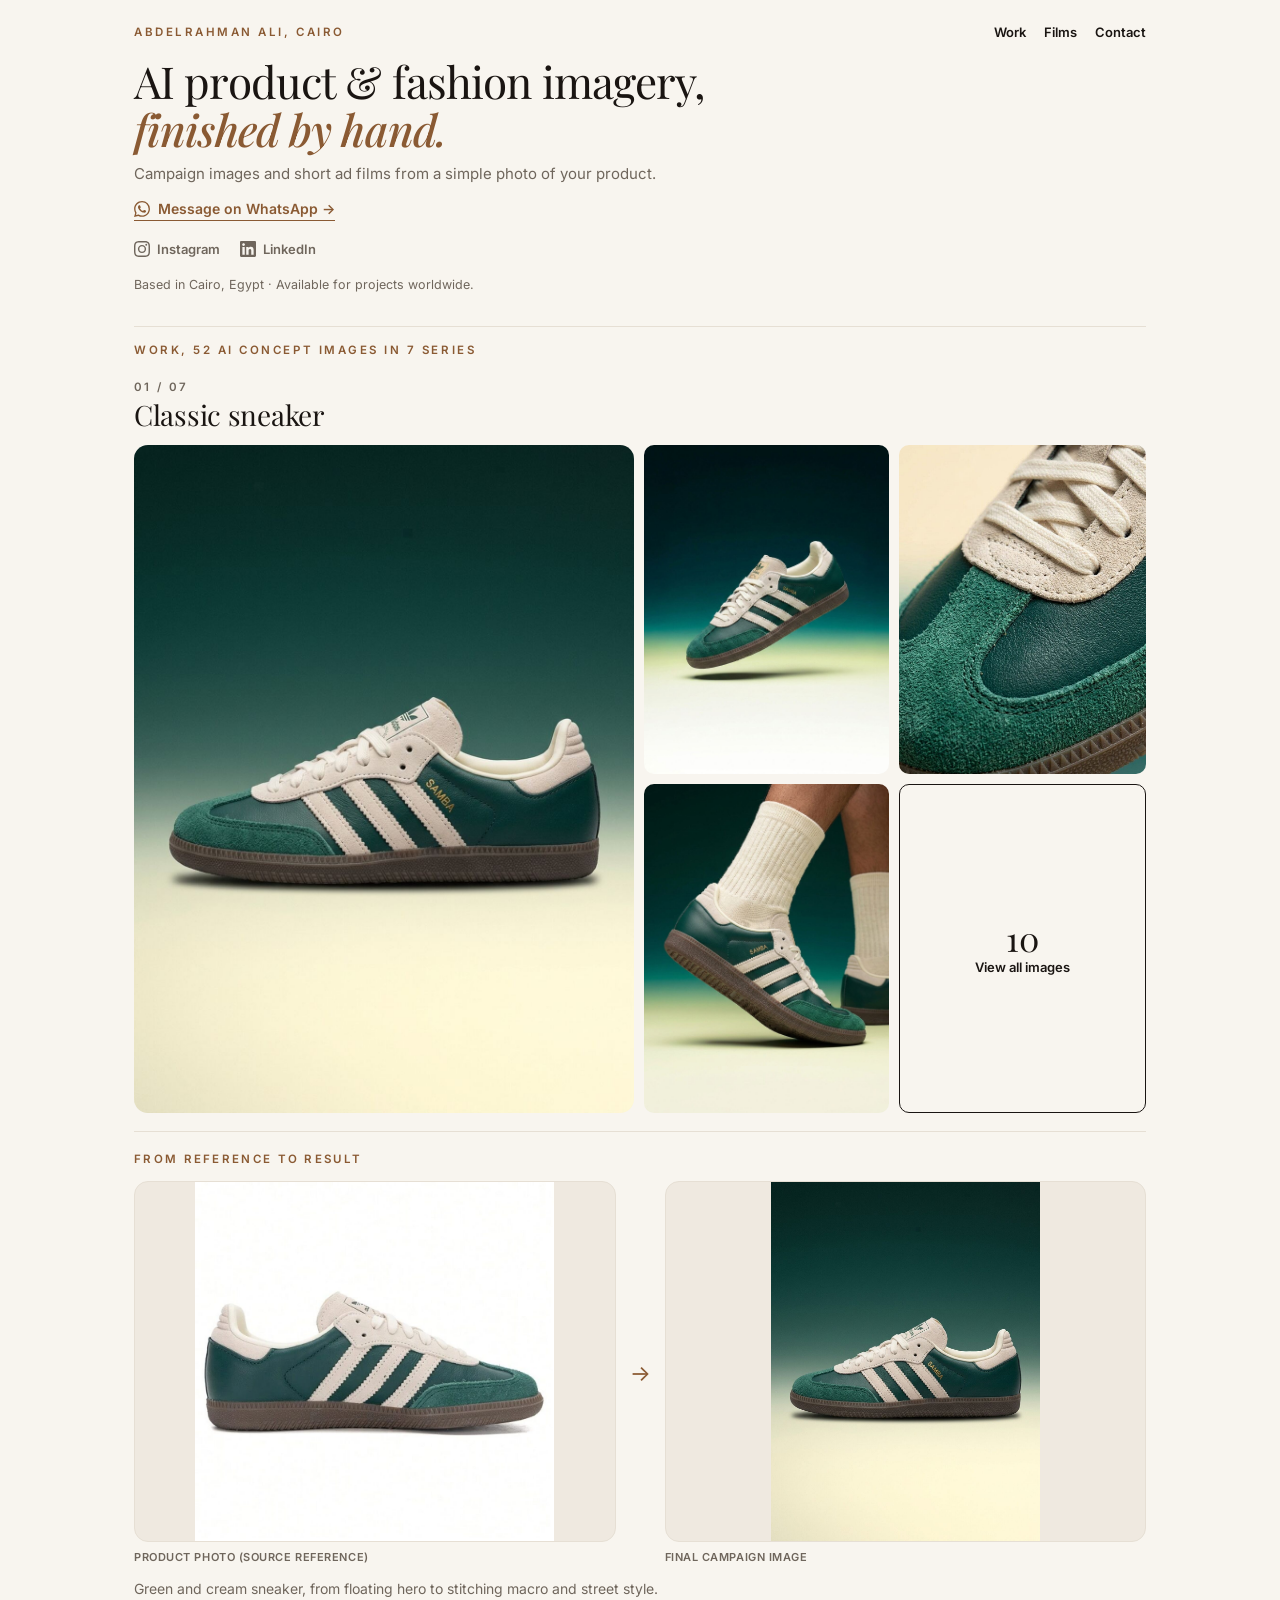
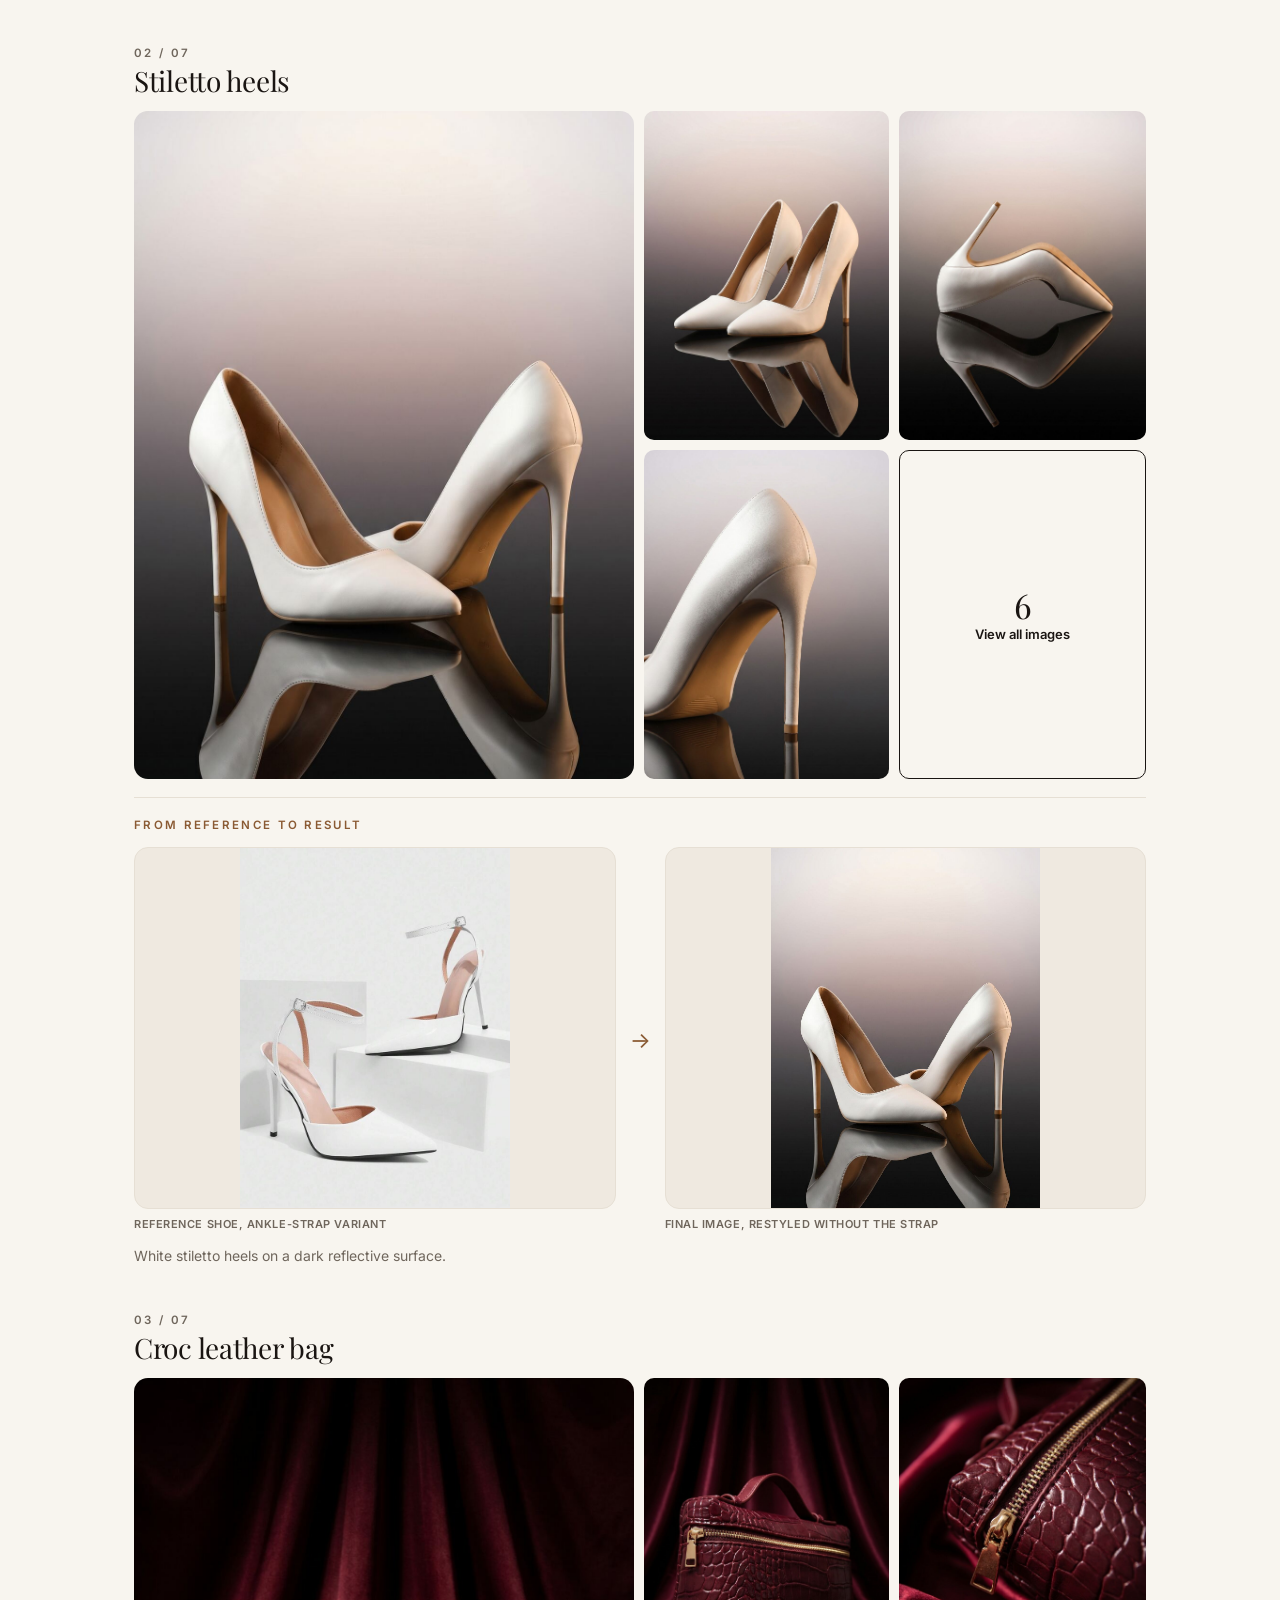
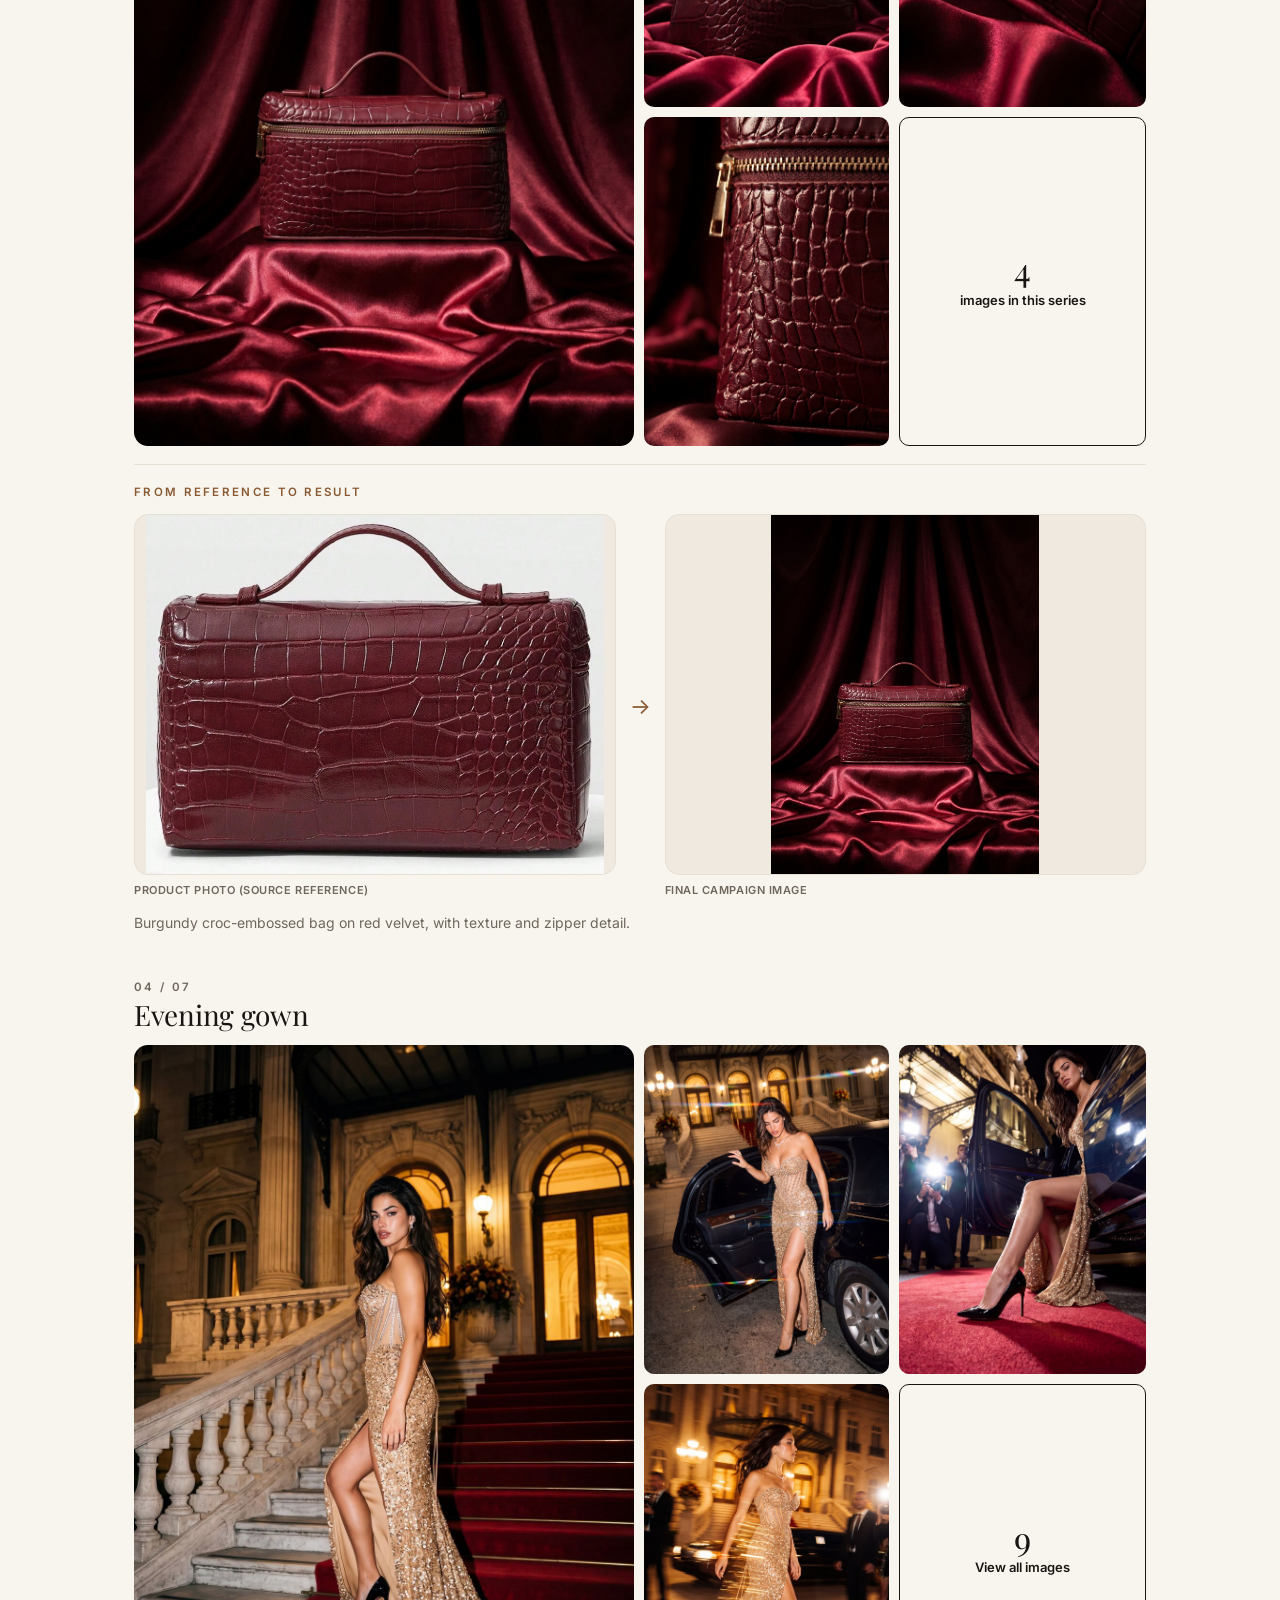
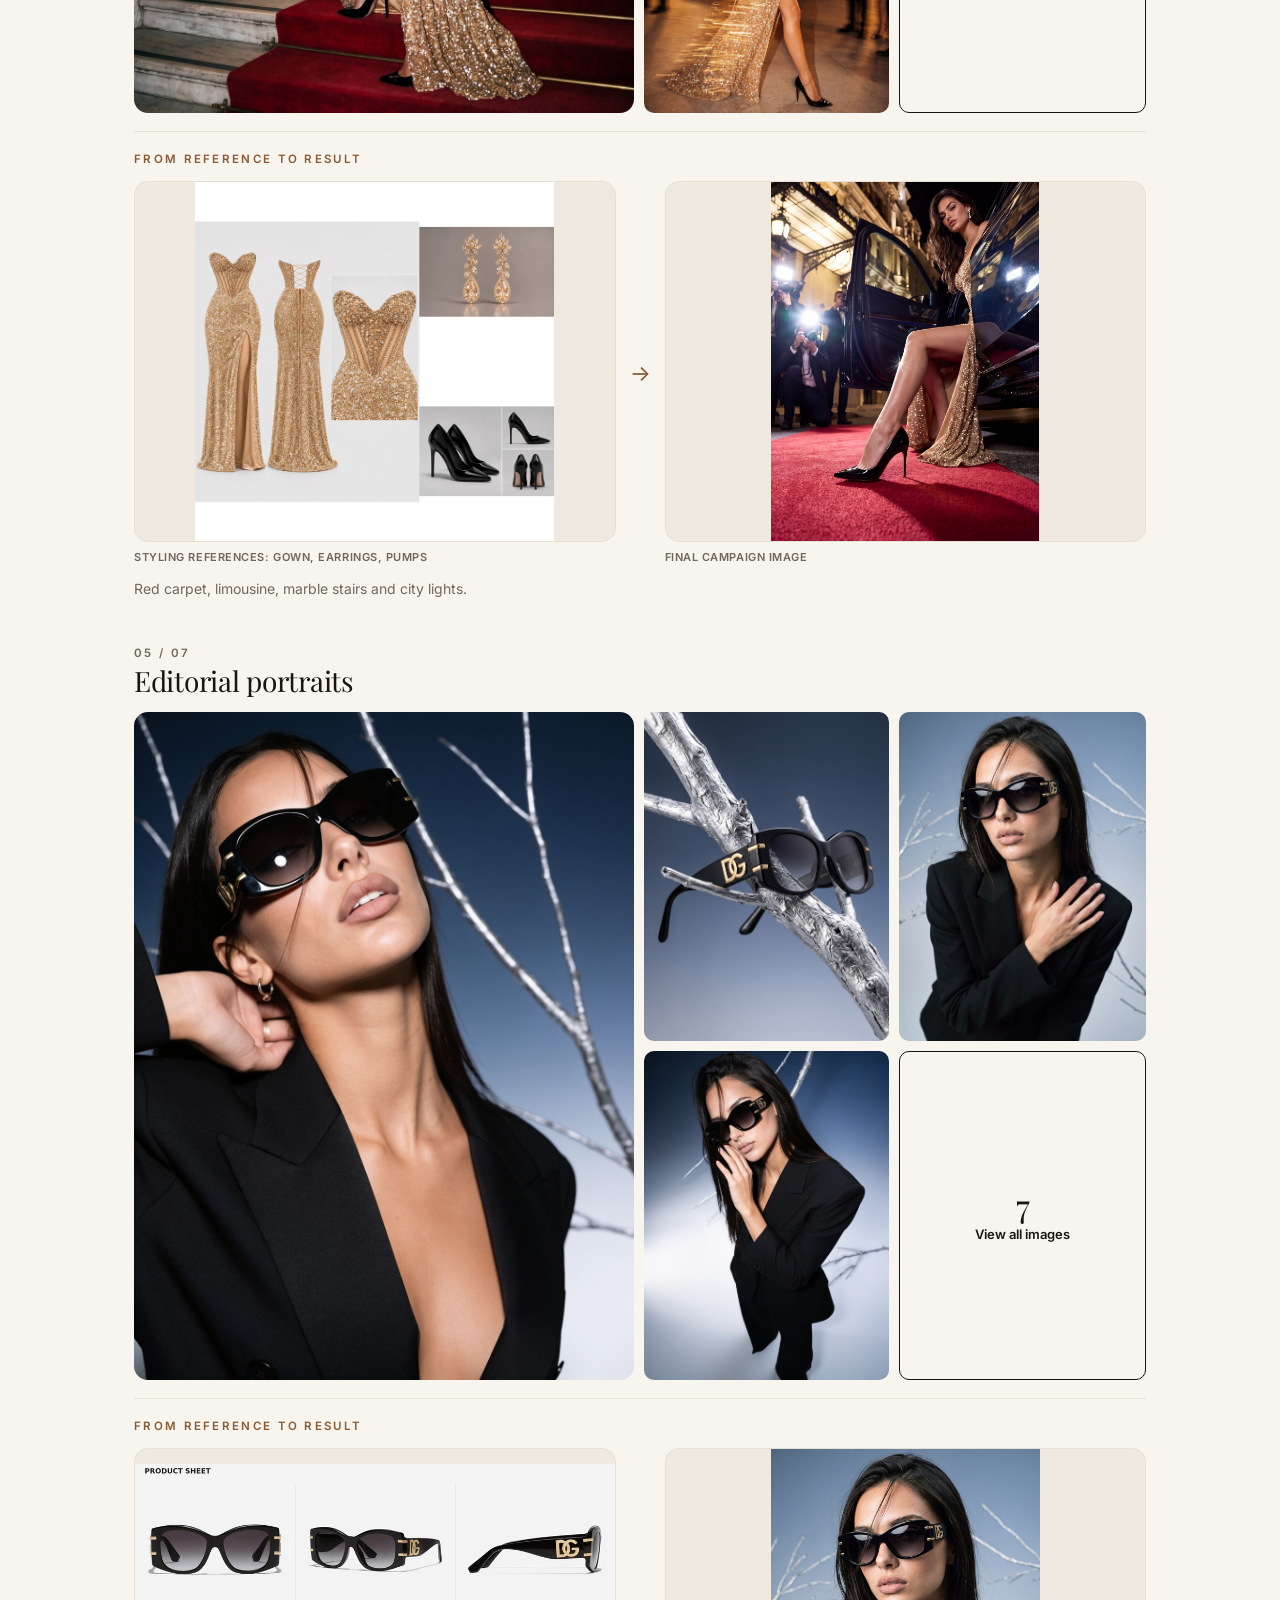
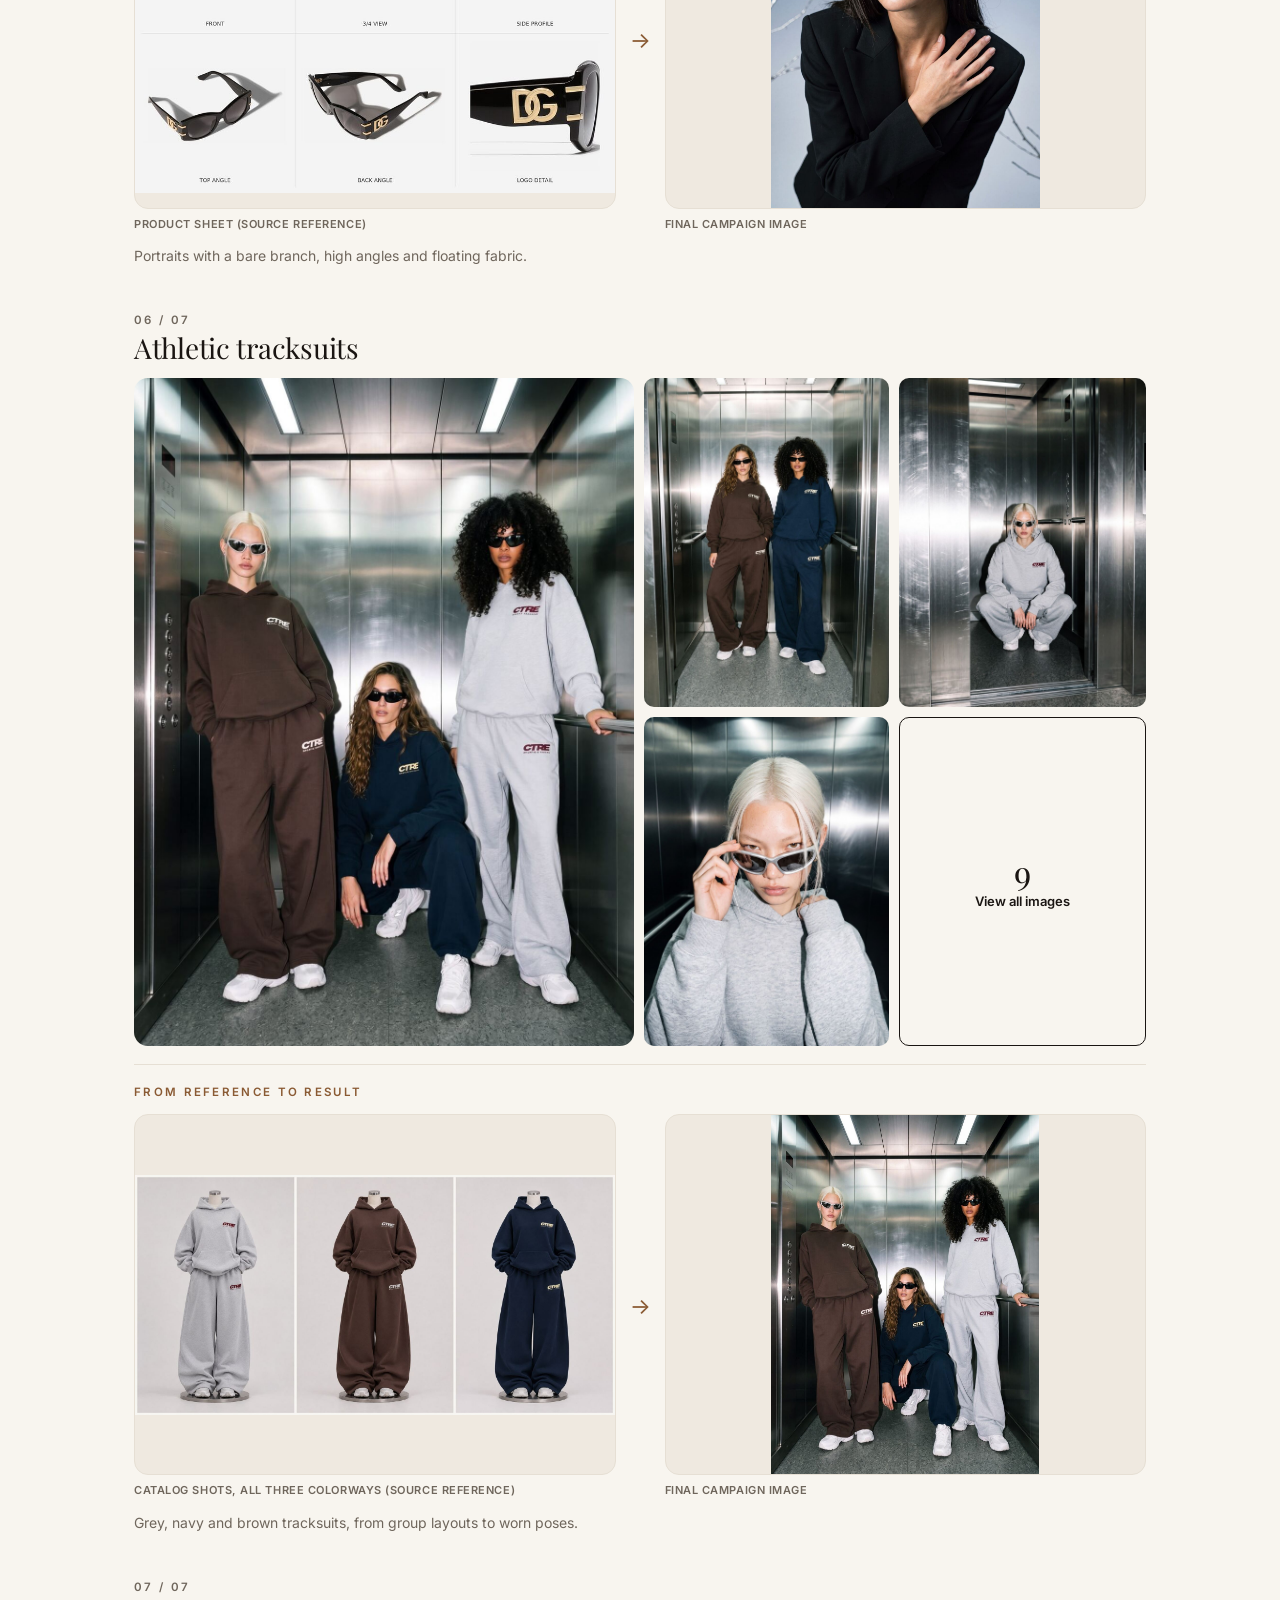
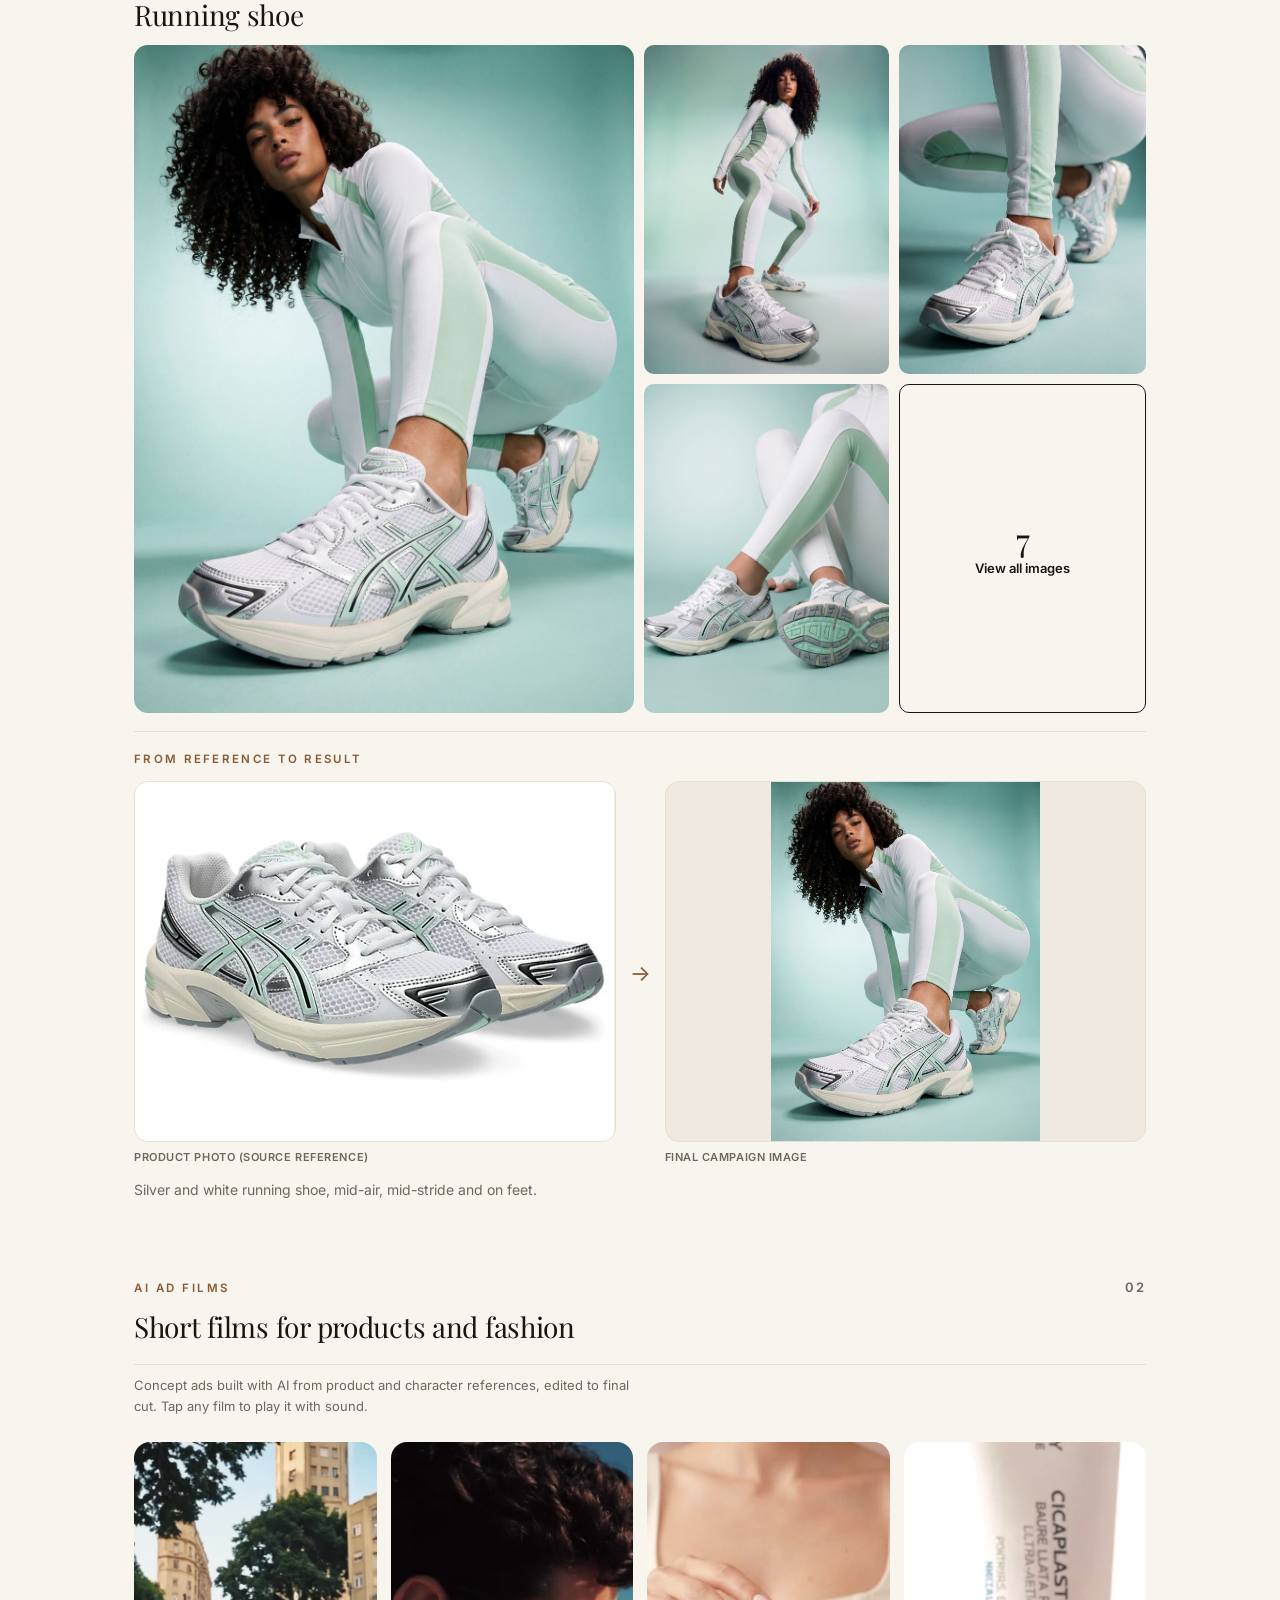
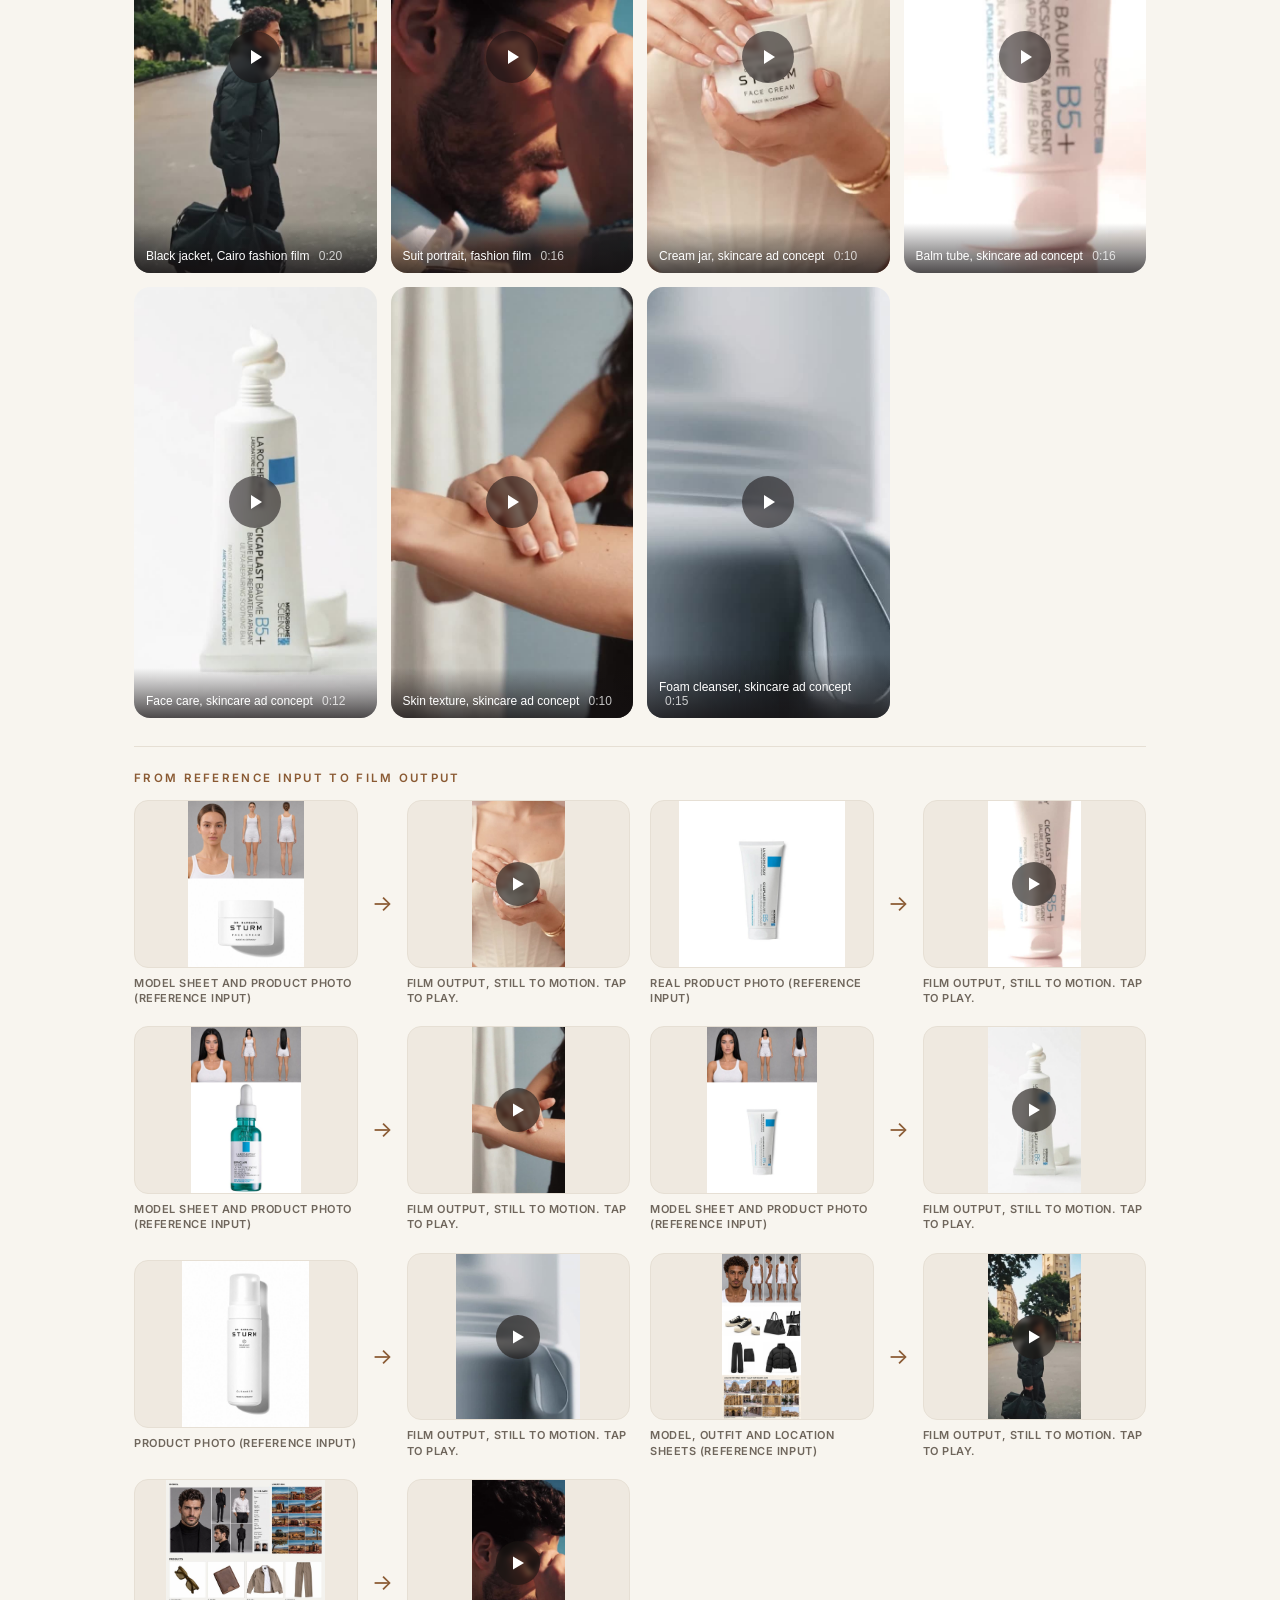
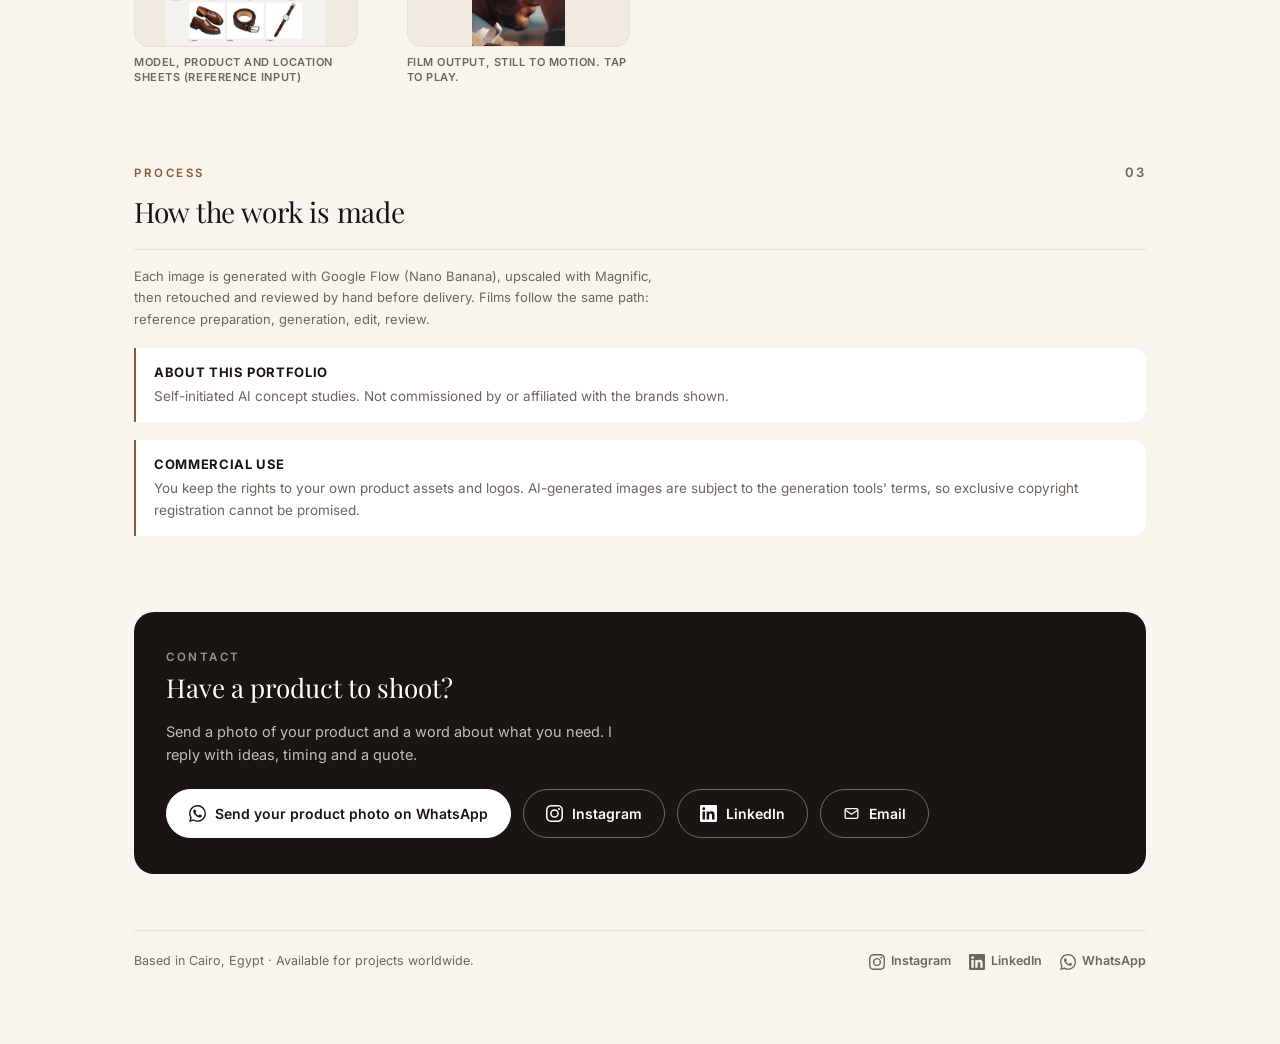
<file: old.html>
<!doctype html>
<html lang="en">
<head>
<meta charset="utf-8">
<meta name="viewport" content="width=device-width, initial-scale=1">
<title>Abdelrahman Ali | AI Product &amp; Fashion Photography</title>
<meta name="description" content="AI product and fashion photography, ad films and retouching by Abdelrahman Ali.">
<link rel="canonical" href="https://abdelrahman592.github.io/">
<link rel="icon" type="image/svg+xml" href="favicon.svg">
<meta property="og:type" content="website">
<meta property="og:url" content="https://abdelrahman592.github.io/">
<meta property="og:title" content="Abdelrahman Ali | AI Product &amp; Fashion Photography">
<meta property="og:description" content="AI product campaigns, fashion editorials and short ad films created from your product photos. Based in Cairo, working worldwide.">
<meta property="og:image" content="https://abdelrahman592.github.io/photos/gown-limo.jpg">
<meta name="twitter:card" content="summary_large_image">
<meta name="twitter:title" content="Abdelrahman Ali | AI Product &amp; Fashion Photography">
<meta name="twitter:description" content="AI product campaigns, fashion editorials and short ad films created from your product photos. Based in Cairo, working worldwide.">
<meta name="twitter:image" content="https://abdelrahman592.github.io/photos/gown-limo.jpg">
<link rel="preconnect" href="https://fonts.googleapis.com">
<link rel="preconnect" href="https://fonts.gstatic.com" crossorigin>
<link href="https://fonts.googleapis.com/css2?family=Playfair+Display:ital,wght@0,400;0,500;0,600;1,400;1,500&family=Inter:wght@400;500;600&display=swap" rel="stylesheet">
<style>
:root { --ink:#1a1512; --ink2:#6f665c; --line:#e6dfd4; --bg:#f8f5ef; --card:#efe9e0; --accent:#8a5a33; }
* { margin:0; padding:0; box-sizing:border-box; }
html { scroll-behavior:smooth; }
body { font-family:'Inter',system-ui,sans-serif; color:var(--ink); background:var(--bg); font-size:15px; line-height:1.65; }
.page { max-width:1060px; margin:0 auto; padding:56px 24px 72px; }
.eyebrow { font-size:11.5px; letter-spacing:.22em; text-transform:uppercase; color:var(--accent); font-weight:600; }
h1 { font-family:'Playfair Display',Georgia,serif; font-weight:400; font-size:clamp(34px,5vw,52px); letter-spacing:-0.02em; line-height:1.08; margin-top:14px; }
h1 i { font-style:italic; font-weight:500; color:var(--accent); }
.hero-intro { margin-top:18px; max-width:540px; color:var(--ink2); font-size:16px; }
.cta { margin-top:22px; display:flex; gap:12px; flex-wrap:wrap; }
.hero-band { display:grid; grid-template-columns:repeat(4,1fr); gap:10px; margin-top:28px; height:min(36vh,320px); }
.hero-band .hb { border:0; padding:0; border-radius:14px; overflow:hidden; cursor:pointer; background:var(--card); aspect-ratio:auto; height:100%; width:100%; }
.hero-band .hb img { width:100%; height:100%; object-fit:cover; display:block; transition:transform .35s ease; }
.hero-band .hb:hover img { transform:scale(1.03); }
.btn { display:inline-flex; align-items:center; gap:9px; padding:12px 22px; border-radius:999px; font-weight:600; font-size:14px; text-decoration:none; border:1px solid var(--ink); transition:all .18s ease; }
.btn.solid { background:var(--ink); color:#fff; }
.btn.solid:hover { background:var(--accent); border-color:var(--accent); }
.btn.ghost { color:var(--ink); background:transparent; }
.btn.ghost:hover { border-color:#000; }
section { margin-top:76px; }
.sec-head { display:flex; align-items:baseline; justify-content:space-between; gap:16px; border-bottom:1px solid var(--line); padding-bottom:14px; }
.sec-head h2 { font-family:'Playfair Display',Georgia,serif; font-weight:400; font-size:clamp(22px,3vw,28px); letter-spacing:-0.01em; margin-top:6px; }
.sec-num { color:var(--ink2); font-size:13px; font-weight:600; letter-spacing:.15em; }
.sec-note { color:var(--ink2); font-size:13px; margin-top:10px; max-width:520px; }
.v-grid { display:grid; grid-template-columns:repeat(4,1fr); gap:14px; margin-top:24px; }
.v-card { position:relative; display:block; border:0; padding:0; border-radius:16px; overflow:hidden; cursor:pointer; aspect-ratio:9/16; background:var(--card); text-align:left; }
.v-card img { width:100%; height:100%; object-fit:cover; display:block; transition:transform .35s ease; }
.v-card:hover img { transform:scale(1.04); }
.v-play { position:absolute; inset:0; display:flex; align-items:center; justify-content:center; color:#fff; }
.v-play svg { background:rgba(20,16,17,.55); border-radius:999px; padding:14px; width:52px; height:52px; backdrop-filter:blur(2px); }
.v-cap { position:absolute; left:0; right:0; bottom:0; padding:26px 12px 10px; color:#fff; font-size:12px; font-weight:500; background:linear-gradient(transparent,rgba(20,16,17,.75)); }
.v-cap i { font-style:normal; opacity:.75; margin-left:6px; }
.ba-grid { display:grid; grid-template-columns:repeat(2,1fr); gap:18px; margin-top:24px; }
.ba-card { margin:0; }
.ba-frame { border-radius:16px; overflow:hidden; aspect-ratio:4/5; background:var(--card); }
.ba-frame img { width:100%; height:100%; object-fit:cover; display:block; transition:opacity .25s ease; }
.ba-card figcaption { display:flex; justify-content:space-between; align-items:center; margin-top:10px; }
.ba-state { font-size:13px; color:var(--ink2); font-weight:600; letter-spacing:.08em; text-transform:uppercase; }
.ba-toggle { display:inline-flex; border:1px solid var(--line); border-radius:999px; overflow:hidden; background:#fff; }
.ba-btn { border:0; background:transparent; padding:7px 16px; font-size:12.5px; font-weight:600; color:var(--ink2); cursor:pointer; }
.ba-btn.on { background:var(--ink); color:#fff; }
.g-grid { display:grid; grid-template-columns:repeat(5,1fr); gap:10px; margin-top:24px; }
.g-grid.collapsed { display:none; }
.see-all { margin-top:22px; text-align:center; }
.g-item { border:0; padding:0; border-radius:10px; overflow:hidden; cursor:pointer; aspect-ratio:4/5; background:var(--card); }
.g-item img { width:100%; height:100%; object-fit:cover; display:block; transition:transform .35s ease; }
.g-item:hover img { transform:scale(1.03); }
.note { border-left:2px solid var(--accent); background:#fff; padding:14px 18px; border-radius:0 14px 14px 0; margin-top:18px; font-size:13.5px; color:var(--ink2); }
.note b { color:var(--ink); display:block; margin-bottom:2px; font-size:13px; letter-spacing:.05em; text-transform:uppercase; }
.contact-card { margin-top:24px; background:var(--ink); color:#fff; border-radius:20px; padding:36px 32px; }
.contact-card h3 { font-family:'Playfair Display',serif; font-weight:400; font-size:26px; }
.contact-card p { color:rgba(255,255,255,.72); margin-top:10px; max-width:460px; font-size:14.5px; }
.contact-card .btn { margin-top:22px; }
.contact-card .btn.solid { background:#fff; color:var(--ink); border-color:#fff; }
.contact-card .btn.ghost { color:#fff; border-color:rgba(255,255,255,.35); }
.contact-card .btn.ghost:hover { border-color:#fff; }
footer { margin-top:56px; color:var(--ink2); font-size:12.5px; border-top:1px solid var(--line); padding-top:20px; display:flex; justify-content:space-between; align-items:center; gap:12px; flex-wrap:wrap; }
footer .f-links a { color:var(--ink2); text-decoration:none; margin-left:18px; font-weight:600; }
footer .f-links a:hover { color:var(--accent); }
.lb { position:fixed; inset:0; background:rgba(20,16,17,.96); display:none; align-items:center; justify-content:center; z-index:50; flex-direction:column; }
.lb.open { display:flex; }
.lb img, .lb video { max-width:92vw; max-height:82vh; border-radius:10px; }
.lb video { max-height:78vh; }
.lb .bar { color:#fff; margin-top:14px; display:flex; gap:18px; align-items:center; font-size:14px; }
.lb button { background:none; border:1px solid rgba(255,255,255,.4); color:#fff; border-radius:8px; padding:8px 16px; cursor:pointer; font-size:14px; }
.lb .close { position:absolute; top:16px; right:16px; }
@media (max-width:900px) { .g-grid { grid-template-columns:repeat(3,1fr); } .v-grid { grid-template-columns:repeat(3,1fr); } }
@media (max-width:640px) {
  .page { padding:30px 16px 56px; }
  .hero-band { grid-template-columns:repeat(3,1fr); height:180px; margin-top:22px; }
  .hero-band .hb:nth-child(4) { display:none; }
  .g-grid { grid-template-columns:repeat(2,1fr); }
  .v-grid { grid-template-columns:repeat(2,1fr); gap:10px; }
  .ba-grid { grid-template-columns:1fr; }
  section { margin-top:56px; }
  .contact-card { padding:28px 22px; }
}

.page { padding-top:22px; }
.bar2 { display:flex; justify-content:space-between; align-items:center; gap:12px; flex-wrap:wrap; }
.bar2 nav { display:flex; gap:18px; font-size:13px; font-weight:600; }
.bar2 nav a, .wa { color:var(--ink); text-decoration:none; }
.bar2 nav a:hover, .wa:hover { text-decoration:underline; }
header.top h1 { font-size:clamp(28px,4.4vw,44px); margin-top:14px; max-width:720px; }
header.top .hero-intro { margin-top:10px; font-size:15px; }
.wa { display:inline-block; margin-top:10px; font-weight:600; font-size:14px; border-bottom:1px solid var(--accent); color:var(--accent); }
.socials { display:flex; gap:20px; margin-top:14px; font-size:13px; font-weight:600; }
.socials a { color:var(--ink2); text-decoration:none; border-bottom:1px solid transparent; transition:color .18s,border-color .18s; }
.socials a:hover { color:var(--accent); border-color:var(--accent); }
#photography { margin-top:30px; }
.work-eyebrow { border-top:1px solid var(--line); padding-top:14px; }
#photography .camp:first-of-type { margin-top:18px; }
.camp { margin-top:44px; }
.camp-head { display:grid; gap:2px; }
.camp-n { font-size:11.5px; letter-spacing:.2em; color:var(--ink2); font-weight:600; }
.camp-head h3 { font-family:'Playfair Display',Georgia,serif; font-weight:400; font-size:clamp(22px,3vw,28px); letter-spacing:-0.01em; line-height:1.15; }
.camp-desc { color:var(--ink2); font-size:14px; max-width:560px; margin-top:12px; }
.camp-static { cursor:default; }
.camp-static:hover { background:transparent; color:var(--ink); }
.camp-head p { color:var(--ink2); font-size:14px; max-width:560px; margin-top:4px; }
.camp-lead { display:grid; grid-template-columns:repeat(4,1fr); gap:10px; margin-top:14px; }
.camp-lead .c-hero { grid-column:span 2; grid-row:span 2; aspect-ratio:3/4; width:100%; height:100%; border-radius:14px; }
.camp-lead .c-sup { aspect-ratio:3/4; width:100%; height:100%; }
.camp-btn { aspect-ratio:3/4; border:1px solid var(--ink); border-radius:10px; background:transparent; color:var(--ink); cursor:pointer; font-family:inherit; display:flex; flex-direction:column; align-items:center; justify-content:center; gap:4px; transition:background .18s,color .18s; }
.camp-btn b { font-family:'Playfair Display',Georgia,serif; font-weight:400; font-size:34px; line-height:1; }
.camp-btn span { font-size:13px; font-weight:600; }
.camp-btn:hover { background:var(--ink); color:#fff; }
.camp-more { display:grid; grid-template-columns:repeat(4,1fr); gap:10px; margin-top:10px; }
.camp-more[hidden] { display:none; }
@media (max-width:640px){
  .page { padding:16px 16px 56px; }
  .camp { margin-top:34px; }
  .camp-lead { grid-template-columns:repeat(2,1fr); gap:8px; }
  .camp-lead .c-hero { grid-column:span 2; grid-row:auto; }
  .camp-samba .c-hero { aspect-ratio:4/3; height:auto; }
  .camp-samba .c-hero img { object-position:50% 62%; }
  .camp-more { grid-template-columns:repeat(2,1fr); gap:8px; }
  .bar2 nav { gap:14px; }
}
</style>

<style>
.ba{margin:18px 0 0;border:0;border-top:1px solid var(--line);padding:18px 0 0;background:none}
.ba-tag{display:block;font-size:11.5px;letter-spacing:.2em;text-transform:uppercase;color:var(--accent);font-weight:600;margin-bottom:12px}
.ba-row{display:flex;align-items:center;gap:14px}
.ba-item{margin:0;flex:1;min-width:0}
.ba-item img{width:100%;aspect-ratio:4/3;height:auto;object-fit:contain;background:var(--card);border:1px solid var(--line);border-radius:14px;display:block}
.ba-item figcaption{font-size:11px;letter-spacing:.05em;text-transform:uppercase;font-weight:600;color:var(--ink2);margin-top:8px;line-height:1.4}
.ba-arrow{flex:0 0 auto;font-size:22px;color:var(--accent)}
.ba-films{margin-top:28px;padding-top:22px}
.v-ba-grid{display:grid;grid-template-columns:repeat(2,1fr);gap:20px}
@media(max-width:640px){.v-ba-grid{grid-template-columns:1fr}.ba-row{gap:8px}.ba-arrow{font-size:16px}}
.ba-note{font-size:12px;color:var(--ink2);margin-top:10px}
.ba-play{position:relative;display:block;width:100%;border:0;padding:0;background:none;cursor:pointer;text-align:left;font:inherit}
.ba-play img{transition:transform .35s ease}
.ba-play:hover img{transform:scale(1.02)}
.ba-play .playbadge{position:absolute;inset:0;display:flex;align-items:center;justify-content:center;pointer-events:none}
.ba-play .playbadge i{width:44px;height:44px;border-radius:50%;background:rgba(26,21,18,.62);display:flex;align-items:center;justify-content:center;font-style:normal;backdrop-filter:blur(2px)}
.ba-play .playbadge svg{display:block}
.ba-play:focus-visible{outline:2px solid var(--accent);outline-offset:2px}
.ic{width:16px;height:16px;flex:none;display:inline-block;vertical-align:-2px}
.btn .ic{width:17px;height:17px}
.socials a{display:inline-flex;align-items:center;gap:7px}
footer .f-links{display:flex;align-items:center;flex-wrap:wrap}
footer .f-links a{display:inline-flex;align-items:center;gap:6px}
.wa{display:inline-flex;align-items:center;gap:8px}
.trust{margin-top:14px;font-size:12.5px;color:var(--ink2)}
@media (prefers-reduced-motion: no-preference){
@keyframes rise{from{opacity:0;transform:translateY(8px)}to{opacity:1;transform:none}}
.hero-anim{animation:rise .45s ease both}
.hero-anim.d1{animation-delay:.04s}.hero-anim.d2{animation-delay:.1s}.hero-anim.d3{animation-delay:.16s}.hero-anim.d4{animation-delay:.22s}.hero-anim.d5{animation-delay:.28s}
html.js .reveal{opacity:0;transform:translateY(10px);transition:opacity .4s ease,transform .4s ease}
html.js .reveal.is-visible{opacity:1;transform:none}
}
@media (prefers-reduced-motion: reduce){
*,*::before,*::after{animation-duration:.01ms !important;animation-iteration-count:1 !important;transition-duration:.01ms !important}
html{scroll-behavior:auto}
html.js .reveal{opacity:1;transform:none}
}
</style>
<script>document.documentElement.classList.add('js')</script>
</head>
<body>
<div class="page">
  <header class="top">
    <div class="bar2 hero-anim d1"><div class="eyebrow">Abdelrahman Ali, Cairo</div>
      <nav><a href="#photography">Work</a><a href="#films">Films</a><a href="#contact">Contact</a></nav></div>
    <h1 class="hero-anim d2">AI product &amp; fashion imagery, <i>finished by hand.</i></h1>
    <p class="hero-intro hero-anim d3">Campaign images and short ad films from a simple photo of your product.</p>
    <a class="wa hero-anim d4" href="https://wa.me/201556528559?text=Hi%20Abdelrahman%2C%20I%27m%20interested%20in%20product%20campaign%20images." rel="noopener"><svg class="ic" viewBox="0 0 24 24" fill="currentColor" aria-hidden="true"><path d="M17.472 14.382c-.297-.149-1.758-.867-2.03-.967-.273-.099-.471-.148-.67.15-.197.297-.767.966-.94 1.164-.173.199-.347.223-.644.075-.297-.15-1.255-.463-2.39-1.475-.883-.788-1.48-1.761-1.653-2.059-.173-.297-.018-.458.13-.606.134-.133.298-.347.446-.52.149-.174.198-.298.298-.497.099-.198.05-.371-.025-.52-.075-.149-.669-1.612-.916-2.207-.242-.579-.487-.5-.669-.51-.173-.008-.371-.01-.57-.01-.198 0-.52.074-.792.372-.272.297-1.04 1.016-1.04 2.479 0 1.462 1.065 2.875 1.213 3.074.149.198 2.096 3.2 5.077 4.487.709.306 1.262.489 1.694.625.712.227 1.36.195 1.871.118.571-.085 1.758-.719 2.006-1.413.248-.694.248-1.289.173-1.413-.074-.124-.272-.198-.57-.347m-5.421 7.403h-.004a9.87 9.87 0 01-5.031-1.378l-.361-.214-3.741.982.998-3.648-.235-.374a9.86 9.86 0 01-1.51-5.26c.001-5.45 4.436-9.884 9.888-9.884 2.64 0 5.122 1.03 6.988 2.898a9.825 9.825 0 012.893 6.994c-.003 5.45-4.437 9.884-9.885 9.884m8.413-18.297A11.815 11.815 0 0012.05 0C5.495 0 .16 5.335.157 11.892c0 2.096.547 4.142 1.588 5.945L.057 24l6.305-1.654a11.882 11.882 0 005.683 1.448h.005c6.554 0 11.89-5.335 11.893-11.893a11.821 11.821 0 00-3.48-8.413Z"/></svg>Message on WhatsApp &rarr;</a>
    <div class="socials hero-anim d5"><a href="https://www.instagram.com/abdelra7man_alii" rel="noopener"><svg class="ic" viewBox="0 0 24 24" fill="currentColor" aria-hidden="true"><path d="M7.0301.084c-1.2768.0602-2.1487.264-2.911.5634-.7888.3075-1.4575.72-2.1228 1.3877-.6652.6677-1.075 1.3368-1.3802 2.127-.2954.7638-.4956 1.6365-.552 2.914-.0564 1.2775-.0689 1.6882-.0626 4.947.0062 3.2586.0206 3.6671.0825 4.9473.061 1.2765.264 2.1482.5635 2.9107.308.7889.72 1.4573 1.388 2.1228.6679.6655 1.3365 1.0743 2.1285 1.38.7632.295 1.6361.4961 2.9134.552 1.2773.056 1.6884.069 4.9462.0627 3.2578-.0062 3.668-.0207 4.9478-.0814 1.28-.0607 2.147-.2652 2.9098-.5633.7889-.3086 1.4578-.72 2.1228-1.3881.665-.6682 1.0745-1.3378 1.3795-2.1284.2957-.7632.4966-1.636.552-2.9124.056-1.2809.0692-1.6898.063-4.948-.0063-3.2583-.021-3.6668-.0817-4.9465-.0607-1.2797-.264-2.1487-.5633-2.9117-.3084-.7889-.72-1.4568-1.3876-2.1228C21.2982 1.33 20.628.9208 19.8378.6165 19.074.321 18.2017.1197 16.9244.0645 15.6471.0093 15.236-.005 11.977.0014 8.718.0076 8.31.0215 7.0301.0839m.1402 21.6932c-1.17-.0509-1.8053-.2453-2.2287-.408-.5606-.216-.96-.4771-1.3819-.895-.422-.4178-.6811-.8186-.9-1.378-.1644-.4234-.3624-1.058-.4171-2.228-.0595-1.2645-.072-1.6442-.079-4.848-.007-3.2037.0053-3.583.0607-4.848.05-1.169.2456-1.805.408-2.2282.216-.5613.4762-.96.895-1.3816.4188-.4217.8184-.6814 1.3783-.9003.423-.1651 1.0575-.3614 2.227-.4171 1.2655-.06 1.6447-.072 4.848-.079 3.2033-.007 3.5835.005 4.8495.0608 1.169.0508 1.8053.2445 2.228.408.5608.216.96.4754 1.3816.895.4217.4194.6816.8176.9005 1.3787.1653.4217.3617 1.056.4169 2.2263.0602 1.2655.0739 1.645.0796 4.848.0058 3.203-.0055 3.5834-.061 4.848-.051 1.17-.245 1.8055-.408 2.2294-.216.5604-.4763.96-.8954 1.3814-.419.4215-.8181.6811-1.3783.9-.4224.1649-1.0577.3617-2.2262.4174-1.2656.0595-1.6448.072-4.8493.079-3.2045.007-3.5825-.006-4.848-.0608M16.953 5.5864A1.44 1.44 0 1 0 18.39 4.144a1.44 1.44 0 0 0-1.437 1.4424M5.8385 12.012c.0067 3.4032 2.7706 6.1557 6.173 6.1493 3.4026-.0065 6.157-2.7701 6.1506-6.1733-.0065-3.4032-2.771-6.1565-6.174-6.1498-3.403.0067-6.156 2.771-6.1496 6.1738M8 12.0077a4 4 0 1 1 4.008 3.9921A3.9996 3.9996 0 0 1 8 12.0077"/></svg>Instagram</a><a href="https://www.linkedin.com/in/abdelrahman-visuals" rel="noopener"><svg class="ic" viewBox="0 0 24 24" fill="currentColor" aria-hidden="true"><path d="M20.447 20.452h-3.554v-5.569c0-1.328-.027-3.037-1.852-3.037-1.853 0-2.136 1.445-2.136 2.939v5.667H9.351V9h3.414v1.561h.046c.477-.9 1.637-1.85 3.37-1.85 3.601 0 4.267 2.37 4.267 5.455v6.286zM5.337 7.433c-1.144 0-2.063-.926-2.063-2.065 0-1.138.92-2.063 2.063-2.063 1.14 0 2.064.925 2.064 2.063 0 1.139-.925 2.065-2.064 2.065zm1.782 13.019H3.555V9h3.564v11.452zM22.225 0H1.771C.792 0 0 .774 0 1.729v20.542C0 23.227.792 24 1.771 24h20.451C23.2 24 24 23.227 24 22.271V1.729C24 .774 23.2 0 22.222 0h.003z"/></svg>LinkedIn</a></div>
    <div class="trust">Based in Cairo, Egypt &middot; Available for projects worldwide.</div>
  </header>

  <section id="photography">
    <div class="eyebrow work-eyebrow">Work, 52 AI concept images in 7 series</div>

    <article class="camp reveal camp-samba" id="c-samba">
      <div class="camp-head"><span class="camp-n">01 / 07</span><h3>Classic sneaker</h3></div>
      <div class="camp-lead"><button class="g-item c-hero" data-idx="0"><img src="photos/samba-side.jpg" alt="Profile view of a green and cream classic sneaker"></button><button class="g-item c-sup" data-idx="1"><img src="photos/samba-float.jpg" alt="Green and cream sneaker floating over a pale ground" loading="lazy"></button><button class="g-item c-sup" data-idx="2"><img src="photos/samba-macro.jpg" alt="Macro detail of stitching on a green and cream sneaker" loading="lazy"></button><button class="g-item c-sup" data-idx="3"><img src="photos/samba-onfeet.jpg" alt="Green and cream sneakers worn on feet, street style" loading="lazy"></button><button type="button" class="camp-btn" data-n="10"><b>10</b><span>View all images</span></button></div>
      <div class="camp-more" hidden><button class="g-item c-more" data-idx="4"><img src="photos/samba-flat.jpg" alt="Flat lay of a green and cream sneaker on a neutral ground" loading="lazy"></button><button class="g-item c-more" data-idx="5"><img src="photos/samba-frontlow.jpg" alt="Low front angle of a green and cream sneaker" loading="lazy"></button><button class="g-item c-more" data-idx="6"><img src="photos/samba-hero.jpg" alt="Green and cream classic sneaker floating over a sand-toned studio ground" loading="lazy"></button><button class="g-item c-more" data-idx="7"><img src="photos/samba-letters.jpg" alt="Sneaker detail showing side lettering" loading="lazy"></button><button class="g-item c-more" data-idx="8"><img src="photos/samba-rear.jpg" alt="Rear view of a green and cream classic sneaker" loading="lazy"></button><button class="g-item c-more" data-idx="9"><img src="photos/samba-sole.jpg" alt="Sole view of a green and cream classic sneaker" loading="lazy"></button></div>
      <div class="ba"><span class="ba-tag">From reference to result</span><div class="ba-row"><figure class="ba-item"><img src="sources/samba-ref.jpg" alt="Product photo (source reference)" loading="lazy"><figcaption>Product photo (source reference)</figcaption></figure><span class="ba-arrow">&#8594;</span><figure class="ba-item"><img src="photos/samba-side.jpg" alt="Final campaign image"><figcaption>Final campaign image</figcaption></figure></div></div>
      <p class="camp-desc">Green and cream sneaker, from floating hero to stitching macro and street style.</p>
    </article>
    <article class="camp reveal camp-heels" id="c-heels">
      <div class="camp-head"><span class="camp-n">02 / 07</span><h3>Stiletto heels</h3></div>
      <div class="camp-lead"><button class="g-item c-hero" data-idx="10"><img src="photos/heels-hero.jpg" alt="White stiletto heels on a dark reflective surface" loading="lazy"></button><button class="g-item c-sup" data-idx="11"><img src="photos/heels-pair.jpg" alt="Pair of white stiletto heels, three-quarter view" loading="lazy"></button><button class="g-item c-sup" data-idx="12"><img src="photos/heels-flip.jpg" alt="White stiletto heel flipped onto its side" loading="lazy"></button><button class="g-item c-sup" data-idx="13"><img src="photos/heels-macro.jpg" alt="Macro detail of a white stiletto heel" loading="lazy"></button><button type="button" class="camp-btn" data-n="6"><b>6</b><span>View all images</span></button></div>
      <div class="camp-more" hidden><button class="g-item c-more" data-idx="14"><img src="photos/heels-floatpair.jpg" alt="Pair of white heels, one floating above a reflective surface" loading="lazy"></button><button class="g-item c-more" data-idx="15"><img src="photos/heels-top.jpg" alt="Top-down view of a white stiletto heel" loading="lazy"></button></div>
      <div class="ba"><span class="ba-tag">From reference to result</span><div class="ba-row"><figure class="ba-item"><img src="sources/heels-ref.jpg" alt="Reference shoe, ankle-strap variant" loading="lazy"><figcaption>Reference shoe, ankle-strap variant</figcaption></figure><span class="ba-arrow">&#8594;</span><figure class="ba-item"><img src="photos/heels-hero.jpg" alt="Final image, restyled without the strap"><figcaption>Final image, restyled without the strap</figcaption></figure></div></div>
      <p class="camp-desc">White stiletto heels on a dark reflective surface.</p>
    </article>
    <article class="camp reveal camp-croc" id="c-croc">
      <div class="camp-head"><span class="camp-n">03 / 07</span><h3>Croc leather bag</h3></div>
      <div class="camp-lead"><button class="g-item c-hero" data-idx="16"><img src="photos/croc-bag.jpg" alt="Burgundy croc-embossed bag on red velvet and satin" loading="lazy"></button><button class="g-item c-sup" data-idx="17"><img src="photos/croc-dramatic.jpg" alt="Burgundy croc-embossed bag in low-key light" loading="lazy"></button><button class="g-item c-sup" data-idx="18"><img src="photos/croc-macro.jpg" alt="Macro texture of burgundy croc-embossed leather" loading="lazy"></button><button class="g-item c-sup" data-idx="19"><img src="photos/croc-zipper.jpg" alt="Gold zipper detail on a burgundy croc-embossed bag" loading="lazy"></button><div class="camp-btn camp-static"><b>4</b><span>images in this series</span></div></div>
      
      <div class="ba"><span class="ba-tag">From reference to result</span><div class="ba-row"><figure class="ba-item"><img src="sources/croc-ref.jpg" alt="Product photo (source reference)" loading="lazy"><figcaption>Product photo (source reference)</figcaption></figure><span class="ba-arrow">&#8594;</span><figure class="ba-item"><img src="photos/croc-bag.jpg" alt="Final campaign image"><figcaption>Final campaign image</figcaption></figure></div></div>
      <p class="camp-desc">Burgundy croc-embossed bag on red velvet, with texture and zipper detail.</p>
    </article>
    <article class="camp reveal camp-gown" id="c-gown">
      <div class="camp-head"><span class="camp-n">04 / 07</span><h3>Evening gown</h3></div>
      <div class="camp-lead"><button class="g-item c-hero" data-idx="22"><img src="photos/gown-stairs.jpg" alt="Model in a gown descending marble stairs" loading="lazy"></button><button class="g-item c-sup" data-idx="21"><img src="photos/gown-limo.jpg" alt="Model in an evening gown beside a limousine at night" loading="lazy"></button><button class="g-item c-sup" data-idx="20"><img src="photos/gown-carpet.jpg" alt="Evening gown on a red carpet staircase at night" loading="lazy"></button><button class="g-item c-sup" data-idx="23"><img src="photos/gown-night.jpg" alt="Evening gown under city night lights" loading="lazy"></button><button type="button" class="camp-btn" data-n="9"><b>9</b><span>View all images</span></button></div>
      <div class="camp-more" hidden><button class="g-item c-more" data-idx="24"><img src="photos/gown-detail.jpg" alt="Close-up of embroidery on a couture gown" loading="lazy"></button><button class="g-item c-more" data-idx="25"><img src="photos/gown-heels.jpg" alt="Gown hem with heels on a staircase" loading="lazy"></button><button class="g-item c-more" data-idx="26"><img src="photos/gown-limo2.jpg" alt="Second angle of gown and limousine scene" loading="lazy"></button><button class="g-item c-more" data-idx="27"><img src="photos/gown-portrait.jpg" alt="Fashion portrait of a model in a couture gown" loading="lazy"></button><button class="g-item c-more" data-idx="28"><img src="photos/gown-stairsback.jpg" alt="Back view of a gown on marble stairs" loading="lazy"></button></div>
      <div class="ba"><span class="ba-tag">From reference to result</span><div class="ba-row"><figure class="ba-item"><img src="sources/gown-ref.jpg" alt="Styling references: gown, earrings, pumps" loading="lazy"><figcaption>Styling references: gown, earrings, pumps</figcaption></figure><span class="ba-arrow">&#8594;</span><figure class="ba-item"><img src="photos/gown-carpet.jpg" alt="Final campaign image"><figcaption>Final campaign image</figcaption></figure></div></div>
      <p class="camp-desc">Red carpet, limousine, marble stairs and city lights.</p>
    </article>
    <article class="camp reveal camp-dg" id="c-dg">
      <div class="camp-head"><span class="camp-n">05 / 07</span><h3>Editorial portraits</h3></div>
      <div class="camp-lead"><button class="g-item c-hero" data-idx="29"><img src="photos/dg-model.jpg" alt="Fashion model in a tailored dark look, editorial pose" loading="lazy"></button><button class="g-item c-sup" data-idx="30"><img src="photos/dg-branch.jpg" alt="Editorial fashion portrait framed by a bare branch" loading="lazy"></button><button class="g-item c-sup" data-idx="31"><img src="photos/dg-portrait.jpg" alt="Tight editorial portrait of a fashion model" loading="lazy"></button><button class="g-item c-sup" data-idx="32"><img src="photos/dg-highangle.jpg" alt="High-angle editorial fashion shot" loading="lazy"></button><button type="button" class="camp-btn" data-n="7"><b>7</b><span>View all images</span></button></div>
      <div class="camp-more" hidden><button class="g-item c-more" data-idx="33"><img src="photos/dg-arms.jpg" alt="Editorial crop of crossed arms in tailored fabric" loading="lazy"></button><button class="g-item c-more" data-idx="34"><img src="photos/dg-branch2.jpg" alt="Second editorial portrait with a bare branch" loading="lazy"></button><button class="g-item c-more" data-idx="35"><img src="photos/dg-float.jpg" alt="Fabric floating in an editorial studio shot" loading="lazy"></button></div>
      <div class="ba"><span class="ba-tag">From reference to result</span><div class="ba-row"><figure class="ba-item"><img src="sources/dg-ref.jpg" alt="Product sheet (source reference)" loading="lazy"><figcaption>Product sheet (source reference)</figcaption></figure><span class="ba-arrow">&#8594;</span><figure class="ba-item"><img src="photos/dg-portrait.jpg" alt="Final campaign image"><figcaption>Final campaign image</figcaption></figure></div></div>
      <p class="camp-desc">Portraits with a bare branch, high angles and floating fabric.</p>
    </article>
    <article class="camp reveal camp-ctre" id="c-ctre">
      <div class="camp-head"><span class="camp-n">06 / 07</span><h3>Athletic tracksuits</h3></div>
      <div class="camp-lead"><button class="g-item c-hero" data-idx="36"><img src="photos/ctre-group.jpg" alt="Group of athletic t-shirts laid out in studio light" loading="lazy"></button><button class="g-item c-sup" data-idx="37"><img src="photos/ctre-two.jpg" alt="Two athletic t-shirts side by side in studio light" loading="lazy"></button><button class="g-item c-sup" data-idx="38"><img src="photos/ctre-greycrouch.jpg" alt="Grey athletic t-shirt worn in a crouched pose" loading="lazy"></button><button class="g-item c-sup" data-idx="39"><img src="photos/ctre-greysun.jpg" alt="Grey athletic t-shirt in warm sunlight" loading="lazy"></button><button type="button" class="camp-btn" data-n="9"><b>9</b><span>View all images</span></button></div>
      <div class="camp-more" hidden><button class="g-item c-more" data-idx="40"><img src="photos/ctre-brownback.jpg" alt="Brown athletic t-shirt, back view" loading="lazy"></button><button class="g-item c-more" data-idx="41"><img src="photos/ctre-greyfront.jpg" alt="Grey athletic t-shirt, front view" loading="lazy"></button><button class="g-item c-more" data-idx="42"><img src="photos/ctre-navychest.jpg" alt="Navy athletic t-shirt, chest detail" loading="lazy"></button><button class="g-item c-more" data-idx="43"><img src="photos/ctre-navyover.jpg" alt="Navy athletic t-shirt, over-shoulder view" loading="lazy"></button><button class="g-item c-more" data-idx="44"><img src="photos/ctre-solo.jpg" alt="Single athletic t-shirt on a plain studio ground" loading="lazy"></button></div>
      <div class="ba"><span class="ba-tag">From reference to result</span><div class="ba-row"><figure class="ba-item"><img src="[data-uri]" alt="Catalog shots, all three colorways (source reference)" loading="lazy"><figcaption>Catalog shots, all three colorways (source reference)</figcaption></figure><span class="ba-arrow">&#8594;</span><figure class="ba-item"><img src="photos/ctre-group.jpg" alt="Final campaign image"><figcaption>Final campaign image</figcaption></figure></div></div>
      <p class="camp-desc">Grey, navy and brown tracksuits, from group layouts to worn poses.</p>
    </article>
    <article class="camp reveal camp-asics" id="c-asics">
      <div class="camp-head"><span class="camp-n">07 / 07</span><h3>Running shoe</h3></div>
      <div class="camp-lead"><button class="g-item c-hero" data-idx="45"><img src="photos/asics-hero.jpg" alt="Running shoe suspended mid-air with motion energy" loading="lazy"></button><button class="g-item c-sup" data-idx="46"><img src="photos/asics-stride.jpg" alt="Runner mid-stride wearing silver and white running shoes" loading="lazy"></button><button class="g-item c-sup" data-idx="47"><img src="photos/asics-feet.jpg" alt="Running shoes on feet, ready at the start line" loading="lazy"></button><button class="g-item c-sup" data-idx="48"><img src="photos/asics-sole.jpg" alt="Detail view of a running shoe sole" loading="lazy"></button><button type="button" class="camp-btn" data-n="7"><b>7</b><span>View all images</span></button></div>
      <div class="camp-more" hidden><button class="g-item c-more" data-idx="49"><img src="photos/asics-floor.jpg" alt="Running shoe low on a studio floor" loading="lazy"></button><button class="g-item c-more" data-idx="50"><img src="photos/asics-laces.jpg" alt="Lacing detail on a silver and white running shoe" loading="lazy"></button><button class="g-item c-more" data-idx="51"><img src="photos/asics-midstride.jpg" alt="Close crop of a runner&#x27;s shoe mid-stride" loading="lazy"></button></div>
      <div class="ba"><span class="ba-tag">From reference to result</span><div class="ba-row"><figure class="ba-item"><img src="sources/asics-ref.jpg" alt="Product photo (source reference)" loading="lazy"><figcaption>Product photo (source reference)</figcaption></figure><span class="ba-arrow">&#8594;</span><figure class="ba-item"><img src="photos/asics-hero.jpg" alt="Final campaign image"><figcaption>Final campaign image</figcaption></figure></div></div>
      <p class="camp-desc">Silver and white running shoe, mid-air, mid-stride and on feet.</p>
    </article>
  </section>


  <section id="films">
    <div class="sec-head reveal">
      <div>
        <div class="eyebrow">AI ad films</div>
        <h2>Short films for products and fashion</h2>
      </div>
      <span class="sec-num">02</span>
    </div>
    <p class="sec-note">Concept ads built with AI from product and character references, edited to final cut. Tap any film to play it with sound.</p>
    <div class="v-grid reveal">
      <button class="v-card" data-v="f2">
        <img src="videos/f2.jpg" alt="Black jacket, Cairo fashion film" loading="lazy">
        <span class="v-play"><svg viewBox="0 0 24 24" width="20" height="20" fill="currentColor"><path d="M8 5v14l11-7z"/></svg></span>
        <span class="v-cap">Black jacket, Cairo fashion film <i>0:20</i></span>
      </button>
      <button class="v-card" data-v="df">
        <img src="videos/df.jpg" alt="Suit portrait, fashion film" loading="lazy">
        <span class="v-play"><svg viewBox="0 0 24 24" width="20" height="20" fill="currentColor"><path d="M8 5v14l11-7z"/></svg></span>
        <span class="v-cap">Suit portrait, fashion film <i>0:16</i></span>
      </button>
      <button class="v-card" data-v="c1">
        <img src="videos/c1.jpg" alt="Cream jar, skincare ad concept" loading="lazy">
        <span class="v-play"><svg viewBox="0 0 24 24" width="20" height="20" fill="currentColor"><path d="M8 5v14l11-7z"/></svg></span>
        <span class="v-cap">Cream jar, skincare ad concept <i>0:10</i></span>
      </button>
      <button class="v-card" data-v="c2">
        <img src="videos/c2.jpg" alt="Balm tube, skincare ad concept" loading="lazy">
        <span class="v-play"><svg viewBox="0 0 24 24" width="20" height="20" fill="currentColor"><path d="M8 5v14l11-7z"/></svg></span>
        <span class="v-cap">Balm tube, skincare ad concept <i>0:16</i></span>
      </button>
      <button class="v-card" data-v="c4">
        <img src="videos/c4.jpg" alt="Face care, skincare ad concept" loading="lazy">
        <span class="v-play"><svg viewBox="0 0 24 24" width="20" height="20" fill="currentColor"><path d="M8 5v14l11-7z"/></svg></span>
        <span class="v-cap">Face care, skincare ad concept <i>0:12</i></span>
      </button>
      <button class="v-card" data-v="c3">
        <img src="videos/c3.jpg" alt="Skin texture, skincare ad concept" loading="lazy">
        <span class="v-play"><svg viewBox="0 0 24 24" width="20" height="20" fill="currentColor"><path d="M8 5v14l11-7z"/></svg></span>
        <span class="v-cap">Skin texture, skincare ad concept <i>0:10</i></span>
      </button>
      <button class="v-card" data-v="hf">
        <img src="videos/hf.jpg" alt="Foam cleanser, skincare ad concept" loading="lazy">
        <span class="v-play"><svg viewBox="0 0 24 24" width="20" height="20" fill="currentColor"><path d="M8 5v14l11-7z"/></svg></span>
        <span class="v-cap">Foam cleanser, skincare ad concept <i>0:15</i></span>
      </button>
    </div>
<div class="ba ba-films reveal"><span class="ba-tag">From reference input to film output</span><div class="v-ba-grid"><div class="ba-row"><figure class="ba-item"><img src="sources/film-c1-ref.jpg" alt="Model sheet and product photo (reference input)" loading="lazy"><figcaption>Model sheet and product photo (reference input)</figcaption></figure><span class="ba-arrow">&#8594;</span><figure class="ba-item"><button class="ba-play" data-vplay="c1" aria-label="Play this film"><img src="videos/c1.jpg" alt="Film output, still to motion" loading="lazy"><span class="playbadge"><i><svg width="16" height="16" viewBox="0 0 16 16" fill="white" aria-hidden="true"><path d="M3 1.5v13l11-6.5z"/></svg></i></span></button><figcaption>Film output, still to motion. Tap to play.</figcaption></figure></div><div class="ba-row"><figure class="ba-item"><img src="sources/film-c2-ref.jpg" alt="Real product photo (reference input)" loading="lazy"><figcaption>Real product photo (reference input)</figcaption></figure><span class="ba-arrow">&#8594;</span><figure class="ba-item"><button class="ba-play" data-vplay="c2" aria-label="Play this film"><img src="videos/c2.jpg" alt="Film output, still to motion" loading="lazy"><span class="playbadge"><i><svg width="16" height="16" viewBox="0 0 16 16" fill="white" aria-hidden="true"><path d="M3 1.5v13l11-6.5z"/></svg></i></span></button><figcaption>Film output, still to motion. Tap to play.</figcaption></figure></div><div class="ba-row"><figure class="ba-item"><img src="sources/film-c3-ref.jpg" alt="Model sheet and product photo (reference input)" loading="lazy"><figcaption>Model sheet and product photo (reference input)</figcaption></figure><span class="ba-arrow">&#8594;</span><figure class="ba-item"><button class="ba-play" data-vplay="c3" aria-label="Play this film"><img src="videos/c3.jpg" alt="Film output, still to motion" loading="lazy"><span class="playbadge"><i><svg width="16" height="16" viewBox="0 0 16 16" fill="white" aria-hidden="true"><path d="M3 1.5v13l11-6.5z"/></svg></i></span></button><figcaption>Film output, still to motion. Tap to play.</figcaption></figure></div><div class="ba-row"><figure class="ba-item"><img src="sources/film-c4-ref.jpg" alt="Model sheet and product photo (reference input)" loading="lazy"><figcaption>Model sheet and product photo (reference input)</figcaption></figure><span class="ba-arrow">&#8594;</span><figure class="ba-item"><button class="ba-play" data-vplay="c4" aria-label="Play this film"><img src="videos/c4.jpg" alt="Film output, still to motion" loading="lazy"><span class="playbadge"><i><svg width="16" height="16" viewBox="0 0 16 16" fill="white" aria-hidden="true"><path d="M3 1.5v13l11-6.5z"/></svg></i></span></button><figcaption>Film output, still to motion. Tap to play.</figcaption></figure></div><div class="ba-row"><figure class="ba-item"><img src="sources/film-hf-ref.jpg" alt="Product photo (reference input)" loading="lazy"><figcaption>Product photo (reference input)</figcaption></figure><span class="ba-arrow">&#8594;</span><figure class="ba-item"><button class="ba-play" data-vplay="hf" aria-label="Play this film"><img src="videos/hf.jpg" alt="Film output, still to motion" loading="lazy"><span class="playbadge"><i><svg width="16" height="16" viewBox="0 0 16 16" fill="white" aria-hidden="true"><path d="M3 1.5v13l11-6.5z"/></svg></i></span></button><figcaption>Film output, still to motion. Tap to play.</figcaption></figure></div><div class="ba-row"><figure class="ba-item"><img src="sources/film-f2-ref.jpg" alt="Model, outfit and location sheets (reference input)" loading="lazy"><figcaption>Model, outfit and location sheets (reference input)</figcaption></figure><span class="ba-arrow">&#8594;</span><figure class="ba-item"><button class="ba-play" data-vplay="f2" aria-label="Play this film"><img src="videos/f2.jpg" alt="Film output, still to motion" loading="lazy"><span class="playbadge"><i><svg width="16" height="16" viewBox="0 0 16 16" fill="white" aria-hidden="true"><path d="M3 1.5v13l11-6.5z"/></svg></i></span></button><figcaption>Film output, still to motion. Tap to play.</figcaption></figure></div><div class="ba-row"><figure class="ba-item"><img src="sources/film-df-ref.jpg" alt="Model, product and location sheets (reference input)" loading="lazy"><figcaption>Model, product and location sheets (reference input)</figcaption></figure><span class="ba-arrow">&#8594;</span><figure class="ba-item"><button class="ba-play" data-vplay="df" aria-label="Play this film"><img src="videos/df.jpg" alt="Film output, still to motion" loading="lazy"><span class="playbadge"><i><svg width="16" height="16" viewBox="0 0 16 16" fill="white" aria-hidden="true"><path d="M3 1.5v13l11-6.5z"/></svg></i></span></button><figcaption>Film output, still to motion. Tap to play.</figcaption></figure></div></div></div>
  </section>


  <section id="process">
    <div class="sec-head reveal">
      <div>
        <div class="eyebrow">Process</div>
        <h2>How the work is made</h2>
      </div>
      <span class="sec-num">03</span>
    </div>
    <p class="sec-note" style="margin-top:16px">Each image is generated with Google Flow (Nano Banana), upscaled with Magnific, then retouched and reviewed by hand before delivery. Films follow the same path: reference preparation, generation, edit, review.</p>
    <div class="note reveal"><b>About this portfolio</b>Self-initiated AI concept studies. Not commissioned by or affiliated with the brands shown.</div>
    <div class="note reveal"><b>Commercial use</b>You keep the rights to your own product assets and logos. AI-generated images are subject to the generation tools' terms, so exclusive copyright registration cannot be promised.</div>
  </section>

  <section id="contact">
    <div class="contact-card reveal">
      <div class="eyebrow" style="color:rgba(255,255,255,.55)">Contact</div>
      <h3>Have a product to shoot?</h3>
      <p>Send a photo of your product and a word about what you need. I reply with ideas, timing and a quote.</p>
      <div class="cta" style="margin-top:0">
        <a class="btn solid" href="https://wa.me/201556528559?text=Hi%20Abdelrahman%2C%20I%27m%20interested%20in%20product%20campaign%20images." rel="noopener"><svg class="ic" viewBox="0 0 24 24" fill="currentColor" aria-hidden="true"><path d="M17.472 14.382c-.297-.149-1.758-.867-2.03-.967-.273-.099-.471-.148-.67.15-.197.297-.767.966-.94 1.164-.173.199-.347.223-.644.075-.297-.15-1.255-.463-2.39-1.475-.883-.788-1.48-1.761-1.653-2.059-.173-.297-.018-.458.13-.606.134-.133.298-.347.446-.52.149-.174.198-.298.298-.497.099-.198.05-.371-.025-.52-.075-.149-.669-1.612-.916-2.207-.242-.579-.487-.5-.669-.51-.173-.008-.371-.01-.57-.01-.198 0-.52.074-.792.372-.272.297-1.04 1.016-1.04 2.479 0 1.462 1.065 2.875 1.213 3.074.149.198 2.096 3.2 5.077 4.487.709.306 1.262.489 1.694.625.712.227 1.36.195 1.871.118.571-.085 1.758-.719 2.006-1.413.248-.694.248-1.289.173-1.413-.074-.124-.272-.198-.57-.347m-5.421 7.403h-.004a9.87 9.87 0 01-5.031-1.378l-.361-.214-3.741.982.998-3.648-.235-.374a9.86 9.86 0 01-1.51-5.26c.001-5.45 4.436-9.884 9.888-9.884 2.64 0 5.122 1.03 6.988 2.898a9.825 9.825 0 012.893 6.994c-.003 5.45-4.437 9.884-9.885 9.884m8.413-18.297A11.815 11.815 0 0012.05 0C5.495 0 .16 5.335.157 11.892c0 2.096.547 4.142 1.588 5.945L.057 24l6.305-1.654a11.882 11.882 0 005.683 1.448h.005c6.554 0 11.89-5.335 11.893-11.893a11.821 11.821 0 00-3.48-8.413Z"/></svg>Send your product photo on WhatsApp</a>
        <a class="btn ghost" href="https://www.instagram.com/abdelra7man_alii" rel="noopener"><svg class="ic" viewBox="0 0 24 24" fill="currentColor" aria-hidden="true"><path d="M7.0301.084c-1.2768.0602-2.1487.264-2.911.5634-.7888.3075-1.4575.72-2.1228 1.3877-.6652.6677-1.075 1.3368-1.3802 2.127-.2954.7638-.4956 1.6365-.552 2.914-.0564 1.2775-.0689 1.6882-.0626 4.947.0062 3.2586.0206 3.6671.0825 4.9473.061 1.2765.264 2.1482.5635 2.9107.308.7889.72 1.4573 1.388 2.1228.6679.6655 1.3365 1.0743 2.1285 1.38.7632.295 1.6361.4961 2.9134.552 1.2773.056 1.6884.069 4.9462.0627 3.2578-.0062 3.668-.0207 4.9478-.0814 1.28-.0607 2.147-.2652 2.9098-.5633.7889-.3086 1.4578-.72 2.1228-1.3881.665-.6682 1.0745-1.3378 1.3795-2.1284.2957-.7632.4966-1.636.552-2.9124.056-1.2809.0692-1.6898.063-4.948-.0063-3.2583-.021-3.6668-.0817-4.9465-.0607-1.2797-.264-2.1487-.5633-2.9117-.3084-.7889-.72-1.4568-1.3876-2.1228C21.2982 1.33 20.628.9208 19.8378.6165 19.074.321 18.2017.1197 16.9244.0645 15.6471.0093 15.236-.005 11.977.0014 8.718.0076 8.31.0215 7.0301.0839m.1402 21.6932c-1.17-.0509-1.8053-.2453-2.2287-.408-.5606-.216-.96-.4771-1.3819-.895-.422-.4178-.6811-.8186-.9-1.378-.1644-.4234-.3624-1.058-.4171-2.228-.0595-1.2645-.072-1.6442-.079-4.848-.007-3.2037.0053-3.583.0607-4.848.05-1.169.2456-1.805.408-2.2282.216-.5613.4762-.96.895-1.3816.4188-.4217.8184-.6814 1.3783-.9003.423-.1651 1.0575-.3614 2.227-.4171 1.2655-.06 1.6447-.072 4.848-.079 3.2033-.007 3.5835.005 4.8495.0608 1.169.0508 1.8053.2445 2.228.408.5608.216.96.4754 1.3816.895.4217.4194.6816.8176.9005 1.3787.1653.4217.3617 1.056.4169 2.2263.0602 1.2655.0739 1.645.0796 4.848.0058 3.203-.0055 3.5834-.061 4.848-.051 1.17-.245 1.8055-.408 2.2294-.216.5604-.4763.96-.8954 1.3814-.419.4215-.8181.6811-1.3783.9-.4224.1649-1.0577.3617-2.2262.4174-1.2656.0595-1.6448.072-4.8493.079-3.2045.007-3.5825-.006-4.848-.0608M16.953 5.5864A1.44 1.44 0 1 0 18.39 4.144a1.44 1.44 0 0 0-1.437 1.4424M5.8385 12.012c.0067 3.4032 2.7706 6.1557 6.173 6.1493 3.4026-.0065 6.157-2.7701 6.1506-6.1733-.0065-3.4032-2.771-6.1565-6.174-6.1498-3.403.0067-6.156 2.771-6.1496 6.1738M8 12.0077a4 4 0 1 1 4.008 3.9921A3.9996 3.9996 0 0 1 8 12.0077"/></svg>Instagram</a>
        <a class="btn ghost" href="https://www.linkedin.com/in/abdelrahman-visuals" rel="noopener"><svg class="ic" viewBox="0 0 24 24" fill="currentColor" aria-hidden="true"><path d="M20.447 20.452h-3.554v-5.569c0-1.328-.027-3.037-1.852-3.037-1.853 0-2.136 1.445-2.136 2.939v5.667H9.351V9h3.414v1.561h.046c.477-.9 1.637-1.85 3.37-1.85 3.601 0 4.267 2.37 4.267 5.455v6.286zM5.337 7.433c-1.144 0-2.063-.926-2.063-2.065 0-1.138.92-2.063 2.063-2.063 1.14 0 2.064.925 2.064 2.063 0 1.139-.925 2.065-2.064 2.065zm1.782 13.019H3.555V9h3.564v11.452zM22.225 0H1.771C.792 0 0 .774 0 1.729v20.542C0 23.227.792 24 1.771 24h20.451C23.2 24 24 23.227 24 22.271V1.729C24 .774 23.2 0 22.222 0h.003z"/></svg>LinkedIn</a>
        <a class="btn ghost" href="mailto:abdelrahman95ph@gmail.com"><svg class="ic" viewBox="0 0 24 24" fill="none" stroke="currentColor" stroke-width="1.8" aria-hidden="true"><rect x="3" y="5" width="18" height="14" rx="2"/><path d="m3 7 9 6 9-6"/></svg>Email</a>
      </div>
    </div>
  </section>

  <footer><span>Based in Cairo, Egypt &middot; Available for projects worldwide.</span><span class="f-links"><a href="https://www.instagram.com/abdelra7man_alii" rel="noopener"><svg class="ic" viewBox="0 0 24 24" fill="currentColor" aria-hidden="true"><path d="M7.0301.084c-1.2768.0602-2.1487.264-2.911.5634-.7888.3075-1.4575.72-2.1228 1.3877-.6652.6677-1.075 1.3368-1.3802 2.127-.2954.7638-.4956 1.6365-.552 2.914-.0564 1.2775-.0689 1.6882-.0626 4.947.0062 3.2586.0206 3.6671.0825 4.9473.061 1.2765.264 2.1482.5635 2.9107.308.7889.72 1.4573 1.388 2.1228.6679.6655 1.3365 1.0743 2.1285 1.38.7632.295 1.6361.4961 2.9134.552 1.2773.056 1.6884.069 4.9462.0627 3.2578-.0062 3.668-.0207 4.9478-.0814 1.28-.0607 2.147-.2652 2.9098-.5633.7889-.3086 1.4578-.72 2.1228-1.3881.665-.6682 1.0745-1.3378 1.3795-2.1284.2957-.7632.4966-1.636.552-2.9124.056-1.2809.0692-1.6898.063-4.948-.0063-3.2583-.021-3.6668-.0817-4.9465-.0607-1.2797-.264-2.1487-.5633-2.9117-.3084-.7889-.72-1.4568-1.3876-2.1228C21.2982 1.33 20.628.9208 19.8378.6165 19.074.321 18.2017.1197 16.9244.0645 15.6471.0093 15.236-.005 11.977.0014 8.718.0076 8.31.0215 7.0301.0839m.1402 21.6932c-1.17-.0509-1.8053-.2453-2.2287-.408-.5606-.216-.96-.4771-1.3819-.895-.422-.4178-.6811-.8186-.9-1.378-.1644-.4234-.3624-1.058-.4171-2.228-.0595-1.2645-.072-1.6442-.079-4.848-.007-3.2037.0053-3.583.0607-4.848.05-1.169.2456-1.805.408-2.2282.216-.5613.4762-.96.895-1.3816.4188-.4217.8184-.6814 1.3783-.9003.423-.1651 1.0575-.3614 2.227-.4171 1.2655-.06 1.6447-.072 4.848-.079 3.2033-.007 3.5835.005 4.8495.0608 1.169.0508 1.8053.2445 2.228.408.5608.216.96.4754 1.3816.895.4217.4194.6816.8176.9005 1.3787.1653.4217.3617 1.056.4169 2.2263.0602 1.2655.0739 1.645.0796 4.848.0058 3.203-.0055 3.5834-.061 4.848-.051 1.17-.245 1.8055-.408 2.2294-.216.5604-.4763.96-.8954 1.3814-.419.4215-.8181.6811-1.3783.9-.4224.1649-1.0577.3617-2.2262.4174-1.2656.0595-1.6448.072-4.8493.079-3.2045.007-3.5825-.006-4.848-.0608M16.953 5.5864A1.44 1.44 0 1 0 18.39 4.144a1.44 1.44 0 0 0-1.437 1.4424M5.8385 12.012c.0067 3.4032 2.7706 6.1557 6.173 6.1493 3.4026-.0065 6.157-2.7701 6.1506-6.1733-.0065-3.4032-2.771-6.1565-6.174-6.1498-3.403.0067-6.156 2.771-6.1496 6.1738M8 12.0077a4 4 0 1 1 4.008 3.9921A3.9996 3.9996 0 0 1 8 12.0077"/></svg>Instagram</a><a href="https://www.linkedin.com/in/abdelrahman-visuals" rel="noopener"><svg class="ic" viewBox="0 0 24 24" fill="currentColor" aria-hidden="true"><path d="M20.447 20.452h-3.554v-5.569c0-1.328-.027-3.037-1.852-3.037-1.853 0-2.136 1.445-2.136 2.939v5.667H9.351V9h3.414v1.561h.046c.477-.9 1.637-1.85 3.37-1.85 3.601 0 4.267 2.37 4.267 5.455v6.286zM5.337 7.433c-1.144 0-2.063-.926-2.063-2.065 0-1.138.92-2.063 2.063-2.063 1.14 0 2.064.925 2.064 2.063 0 1.139-.925 2.065-2.064 2.065zm1.782 13.019H3.555V9h3.564v11.452zM22.225 0H1.771C.792 0 0 .774 0 1.729v20.542C0 23.227.792 24 1.771 24h20.451C23.2 24 24 23.227 24 22.271V1.729C24 .774 23.2 0 22.222 0h.003z"/></svg>LinkedIn</a><a href="https://wa.me/201556528559?text=Hi%20Abdelrahman%2C%20I%27m%20interested%20in%20product%20campaign%20images." rel="noopener"><svg class="ic" viewBox="0 0 24 24" fill="currentColor" aria-hidden="true"><path d="M17.472 14.382c-.297-.149-1.758-.867-2.03-.967-.273-.099-.471-.148-.67.15-.197.297-.767.966-.94 1.164-.173.199-.347.223-.644.075-.297-.15-1.255-.463-2.39-1.475-.883-.788-1.48-1.761-1.653-2.059-.173-.297-.018-.458.13-.606.134-.133.298-.347.446-.52.149-.174.198-.298.298-.497.099-.198.05-.371-.025-.52-.075-.149-.669-1.612-.916-2.207-.242-.579-.487-.5-.669-.51-.173-.008-.371-.01-.57-.01-.198 0-.52.074-.792.372-.272.297-1.04 1.016-1.04 2.479 0 1.462 1.065 2.875 1.213 3.074.149.198 2.096 3.2 5.077 4.487.709.306 1.262.489 1.694.625.712.227 1.36.195 1.871.118.571-.085 1.758-.719 2.006-1.413.248-.694.248-1.289.173-1.413-.074-.124-.272-.198-.57-.347m-5.421 7.403h-.004a9.87 9.87 0 01-5.031-1.378l-.361-.214-3.741.982.998-3.648-.235-.374a9.86 9.86 0 01-1.51-5.26c.001-5.45 4.436-9.884 9.888-9.884 2.64 0 5.122 1.03 6.988 2.898a9.825 9.825 0 012.893 6.994c-.003 5.45-4.437 9.884-9.885 9.884m8.413-18.297A11.815 11.815 0 0012.05 0C5.495 0 .16 5.335.157 11.892c0 2.096.547 4.142 1.588 5.945L.057 24l6.305-1.654a11.882 11.882 0 005.683 1.448h.005c6.554 0 11.89-5.335 11.893-11.893a11.821 11.821 0 00-3.48-8.413Z"/></svg>WhatsApp</a></span></footer>
</div>

<div class="lb" id="lb">
  <button class="close" id="lbClose">Close</button>
  <img id="lbImg" alt="">
  <video id="lbVid" controls playsinline style="display:none"></video>
  <div class="bar">
    <button id="lbPrev">&#8592; Prev</button>
    <span id="lbCount"></span>
    <button id="lbNext">Next &#8594;</button>
  </div>
</div>

<script>
const PHOTOS = ["photos/samba-side.jpg", "photos/samba-float.jpg", "photos/samba-macro.jpg", "photos/samba-onfeet.jpg", "photos/samba-flat.jpg", "photos/samba-frontlow.jpg", "photos/samba-hero.jpg", "photos/samba-letters.jpg", "photos/samba-rear.jpg", "photos/samba-sole.jpg", "photos/heels-hero.jpg", "photos/heels-pair.jpg", "photos/heels-flip.jpg", "photos/heels-macro.jpg", "photos/heels-floatpair.jpg", "photos/heels-top.jpg", "photos/croc-bag.jpg", "photos/croc-dramatic.jpg", "photos/croc-macro.jpg", "photos/croc-zipper.jpg", "photos/gown-carpet.jpg", "photos/gown-limo.jpg", "photos/gown-stairs.jpg", "photos/gown-night.jpg", "photos/gown-detail.jpg", "photos/gown-heels.jpg", "photos/gown-limo2.jpg", "photos/gown-portrait.jpg", "photos/gown-stairsback.jpg", "photos/dg-model.jpg", "photos/dg-branch.jpg", "photos/dg-portrait.jpg", "photos/dg-highangle.jpg", "photos/dg-arms.jpg", "photos/dg-branch2.jpg", "photos/dg-float.jpg", "photos/ctre-group.jpg", "photos/ctre-two.jpg", "photos/ctre-greycrouch.jpg", "photos/ctre-greysun.jpg", "photos/ctre-brownback.jpg", "photos/ctre-greyfront.jpg", "photos/ctre-navychest.jpg", "photos/ctre-navyover.jpg", "photos/ctre-solo.jpg", "photos/asics-hero.jpg", "photos/asics-stride.jpg", "photos/asics-feet.jpg", "photos/asics-sole.jpg", "photos/asics-floor.jpg", "photos/asics-laces.jpg", "photos/asics-midstride.jpg"];
const ALTS = ["Profile view of a green and cream classic sneaker", "Green and cream sneaker floating over a pale ground", "Macro detail of stitching on a green and cream sneaker", "Green and cream sneakers worn on feet, street style", "Flat lay of a green and cream sneaker on a neutral ground", "Low front angle of a green and cream sneaker", "Green and cream classic sneaker floating over a sand-toned studio ground", "Sneaker detail showing side lettering", "Rear view of a green and cream classic sneaker", "Sole view of a green and cream classic sneaker", "White stiletto heels on a dark reflective surface", "Pair of white stiletto heels, three-quarter view", "White stiletto heel flipped onto its side", "Macro detail of a white stiletto heel", "Pair of white heels, one floating above a reflective surface", "Top-down view of a white stiletto heel", "Burgundy croc-embossed bag on red velvet and satin", "Burgundy croc-embossed bag in low-key light", "Macro texture of burgundy croc-embossed leather", "Gold zipper detail on a burgundy croc-embossed bag", "Evening gown on a red carpet staircase at night", "Model in an evening gown beside a limousine at night", "Model in a gown descending marble stairs", "Evening gown under city night lights", "Close-up of embroidery on a couture gown", "Gown hem with heels on a staircase", "Second angle of gown and limousine scene", "Fashion portrait of a model in a couture gown", "Back view of a gown on marble stairs", "Fashion model in a tailored dark look, editorial pose", "Editorial fashion portrait framed by a bare branch", "Tight editorial portrait of a fashion model", "High-angle editorial fashion shot", "Editorial crop of crossed arms in tailored fabric", "Second editorial portrait with a bare branch", "Fabric floating in an editorial studio shot", "Group of athletic t-shirts laid out in studio light", "Two athletic t-shirts side by side in studio light", "Grey athletic t-shirt worn in a crouched pose", "Grey athletic t-shirt in warm sunlight", "Brown athletic t-shirt, back view", "Grey athletic t-shirt, front view", "Navy athletic t-shirt, chest detail", "Navy athletic t-shirt, over-shoulder view", "Single athletic t-shirt on a plain studio ground", "Running shoe suspended mid-air with motion energy", "Runner mid-stride wearing silver and white running shoes", "Running shoes on feet, ready at the start line", "Detail view of a running shoe sole", "Running shoe low on a studio floor", "Lacing detail on a silver and white running shoe", "Close crop of a runner's shoe mid-stride"];
const VIDEOS = [
    "f2",
    "df",
    "c1",
    "c2",
    "c4",
    "c3",
    "hf"
];
const lb = document.getElementById('lb');
const lbImg = document.getElementById('lbImg');
const lbVid = document.getElementById('lbVid');
const lbCount = document.getElementById('lbCount');
const lbPrev = document.getElementById('lbPrev');
const lbNext = document.getElementById('lbNext');
let mode = 'photo', idx = 0;
function openLb(){ lb.classList.add('open'); document.body.style.overflow='hidden'; }
function showPhoto(i){
  mode='photo'; idx=(i+PHOTOS.length)%PHOTOS.length;
  lbVid.pause(); lbVid.style.display='none'; lbVid.removeAttribute('src');
  lbImg.style.display='block';
  lbImg.src=PHOTOS[idx]; lbImg.alt=ALTS[idx];
  lbCount.textContent=(idx+1)+' of '+PHOTOS.length;
  openLb();
}
function showVideo(i){
  mode='video'; idx=(i+VIDEOS.length)%VIDEOS.length;
  lbImg.style.display='none'; lbImg.removeAttribute('src');
  lbVid.style.display='block';
  lbVid.src='videos/'+VIDEOS[idx]+'.mp4';
  lbCount.textContent=VIDEOS.length>1 ? ((idx+1)+' of '+VIDEOS.length) : '';
  openLb(); lbVid.play().catch(()=>{});
}
document.querySelectorAll('.g-item').forEach(b=>b.addEventListener('click',()=>showPhoto(+b.dataset.idx)));
document.querySelectorAll('.v-card').forEach((b,i)=>b.addEventListener('click',()=>showVideo(i)));
document.querySelectorAll('.ba-play').forEach(b=>b.addEventListener('click',()=>{ const i=VIDEOS.indexOf(b.dataset.vplay); if(i>=0) showVideo(i); }));

lbPrev.addEventListener('click',()=> mode==='photo'?showPhoto(idx-1):showVideo(idx-1));
lbNext.addEventListener('click',()=> mode==='photo'?showPhoto(idx+1):showVideo(idx+1));
function closeLb(){ lb.classList.remove('open'); lbVid.pause(); document.body.style.overflow=''; }
document.getElementById('lbClose').addEventListener('click',closeLb);
lb.addEventListener('click',e=>{ if(e.target===lb) closeLb(); });
document.addEventListener('keydown',e=>{
  if(!lb.classList.contains('open')) return;
  if(e.key==='Escape') closeLb();
  if(e.key==='ArrowLeft') lbPrev.click();
  if(e.key==='ArrowRight') lbNext.click();
});
document.querySelectorAll('button.camp-btn').forEach(btn=>btn.addEventListener('click',()=>{
  const m=btn.closest('.camp').querySelector('.camp-more'); const open=m.hasAttribute('hidden');
  if(open){m.removeAttribute('hidden');btn.innerHTML='<b>&minus;</b><span>Show less</span>';}
  else{m.setAttribute('hidden','');btn.innerHTML='<b>'+btn.dataset.n+'</b><span>View all images</span>';btn.closest('.camp').scrollIntoView({block:'start'});}
}));
const io=new IntersectionObserver(es=>{es.forEach(e=>{if(e.isIntersecting){e.target.classList.add('is-visible');io.unobserve(e.target);}})},{threshold:.08,rootMargin:'0px 0px -6% 0px'});
document.querySelectorAll('.reveal').forEach(el=>io.observe(el));
</script>
</body>
</html>
</file>
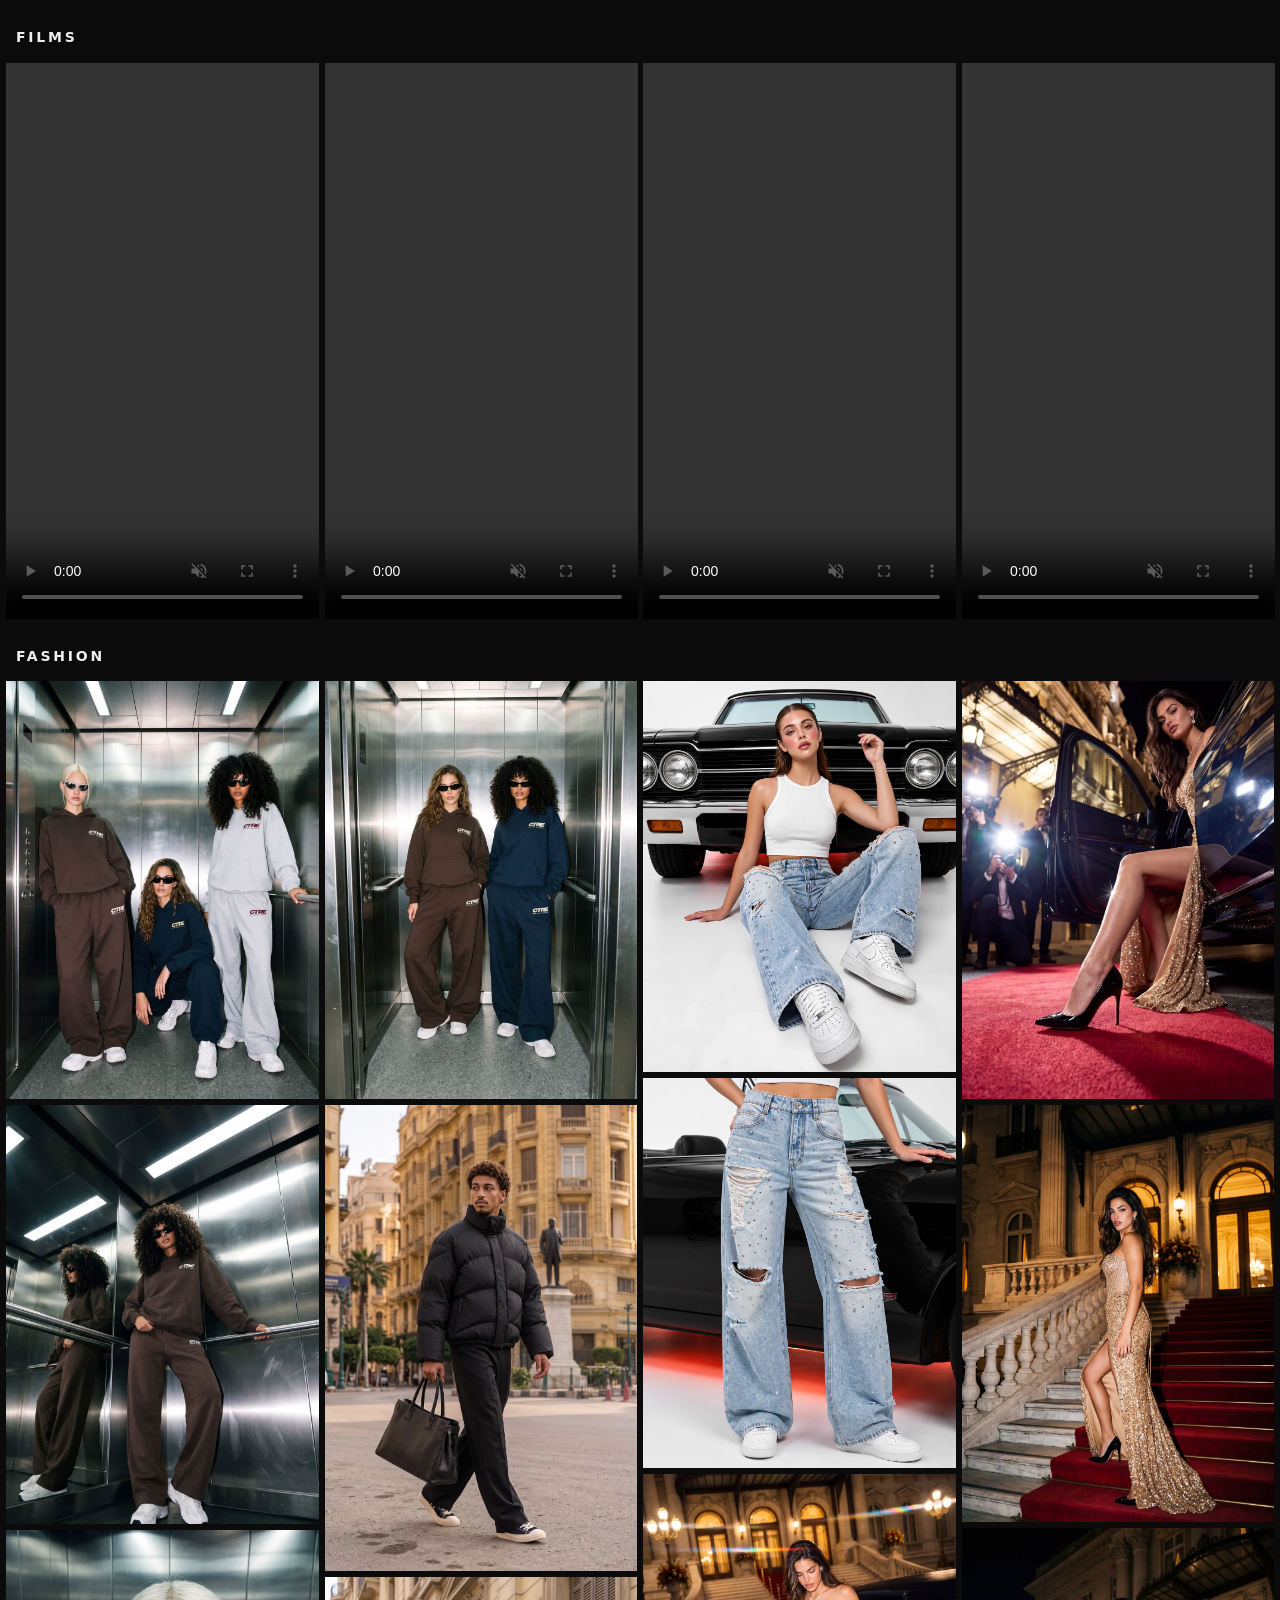
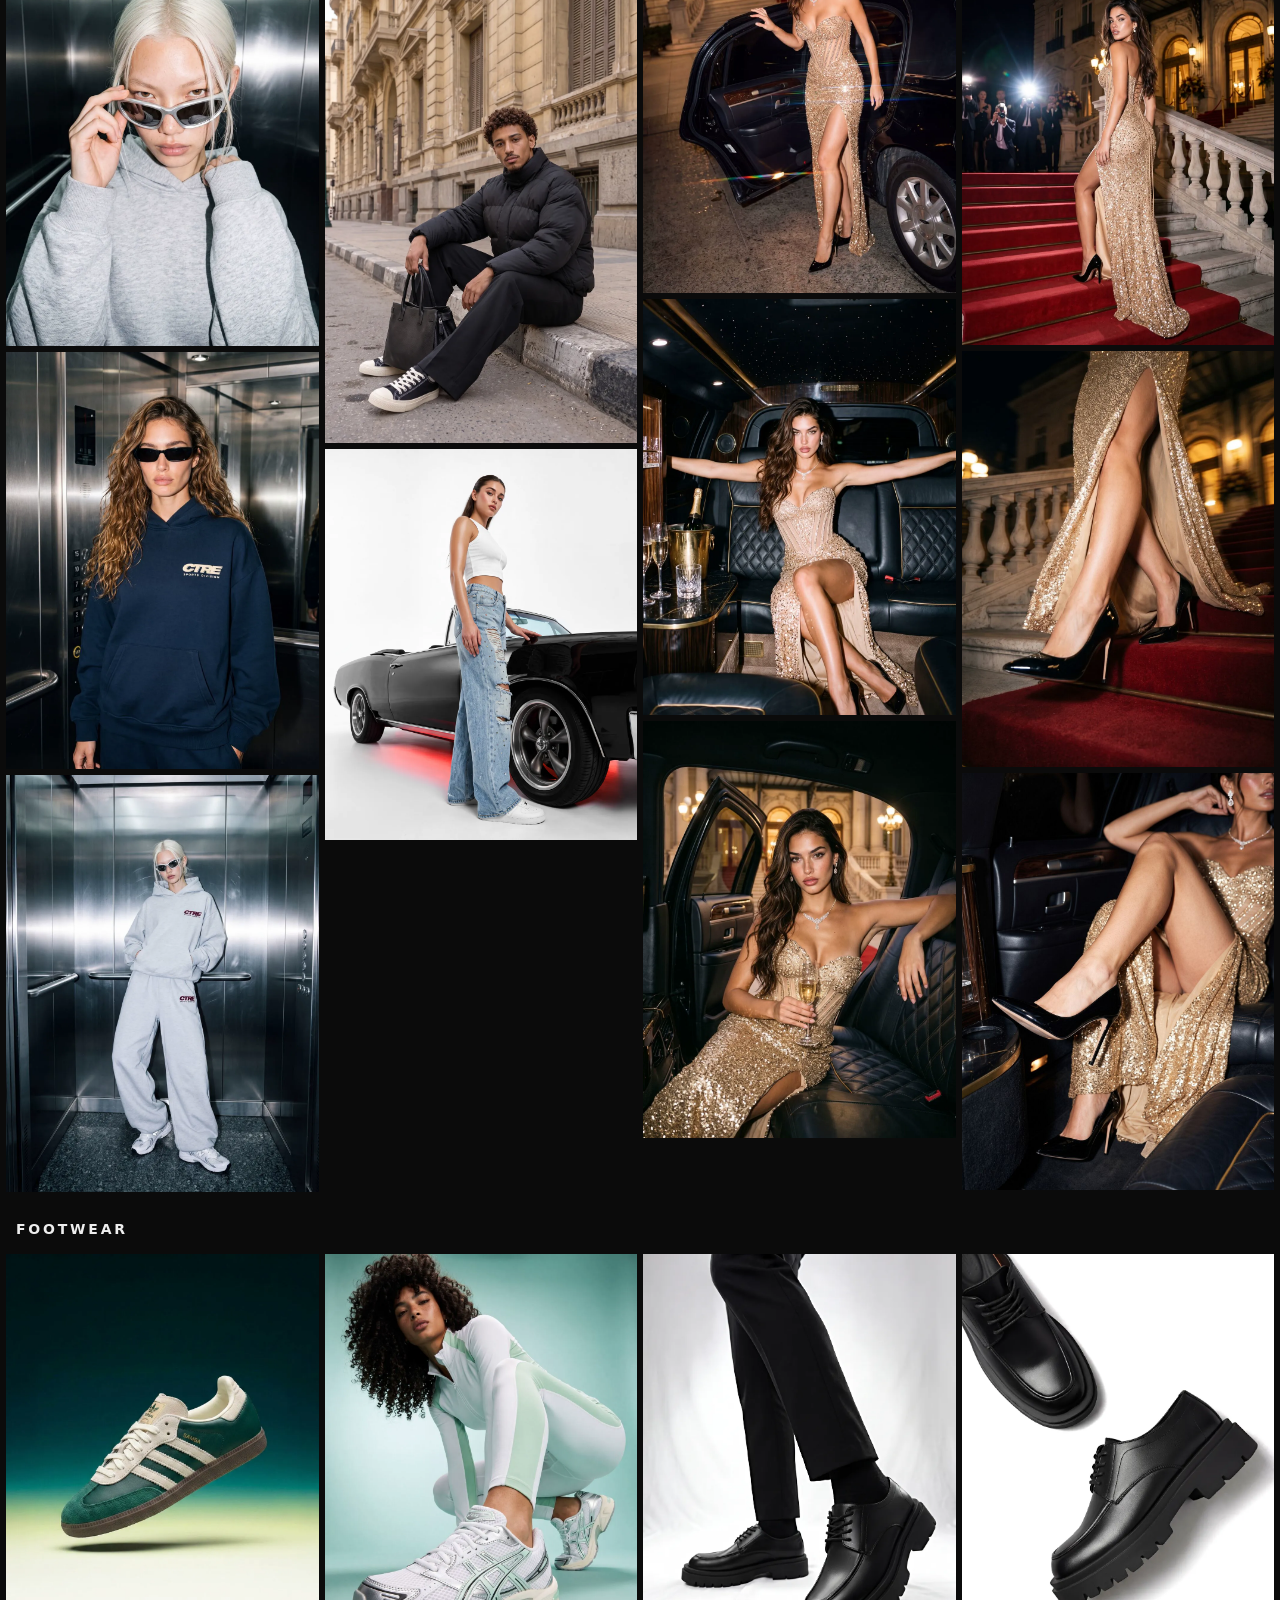
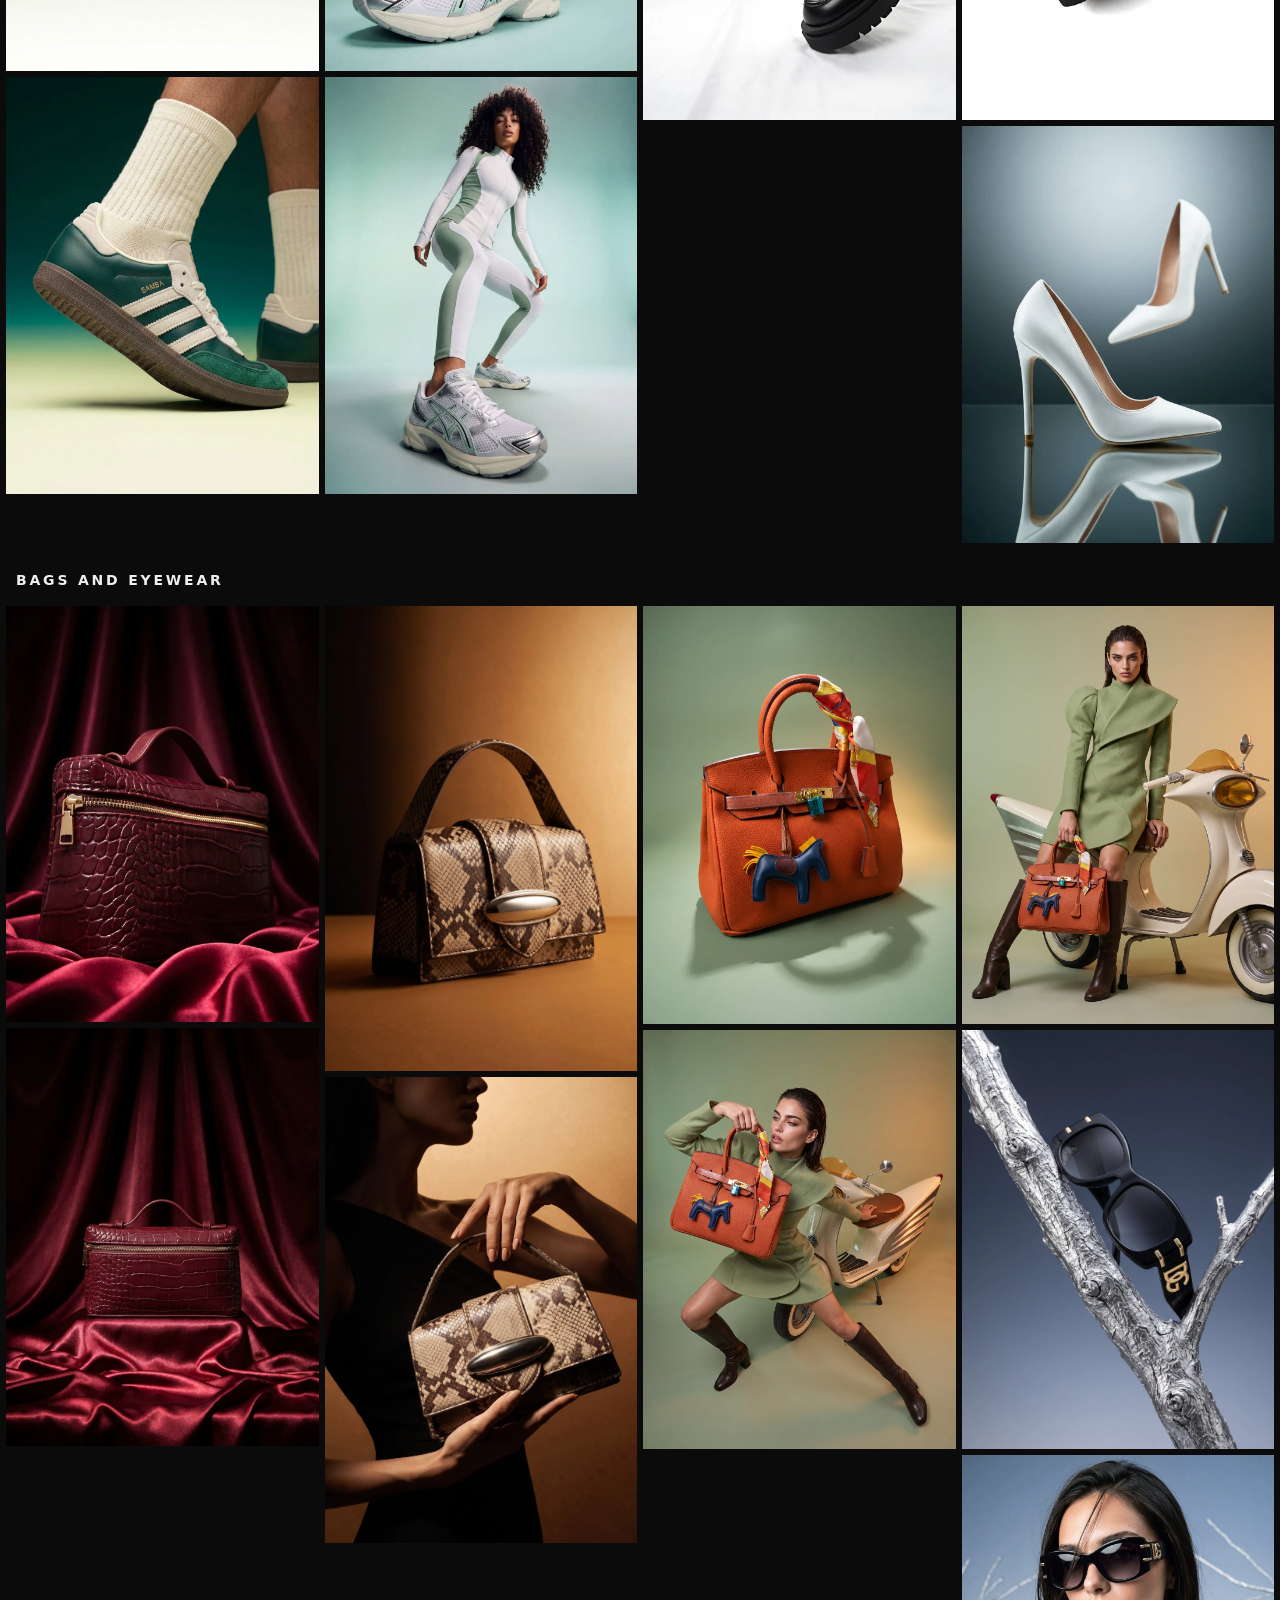
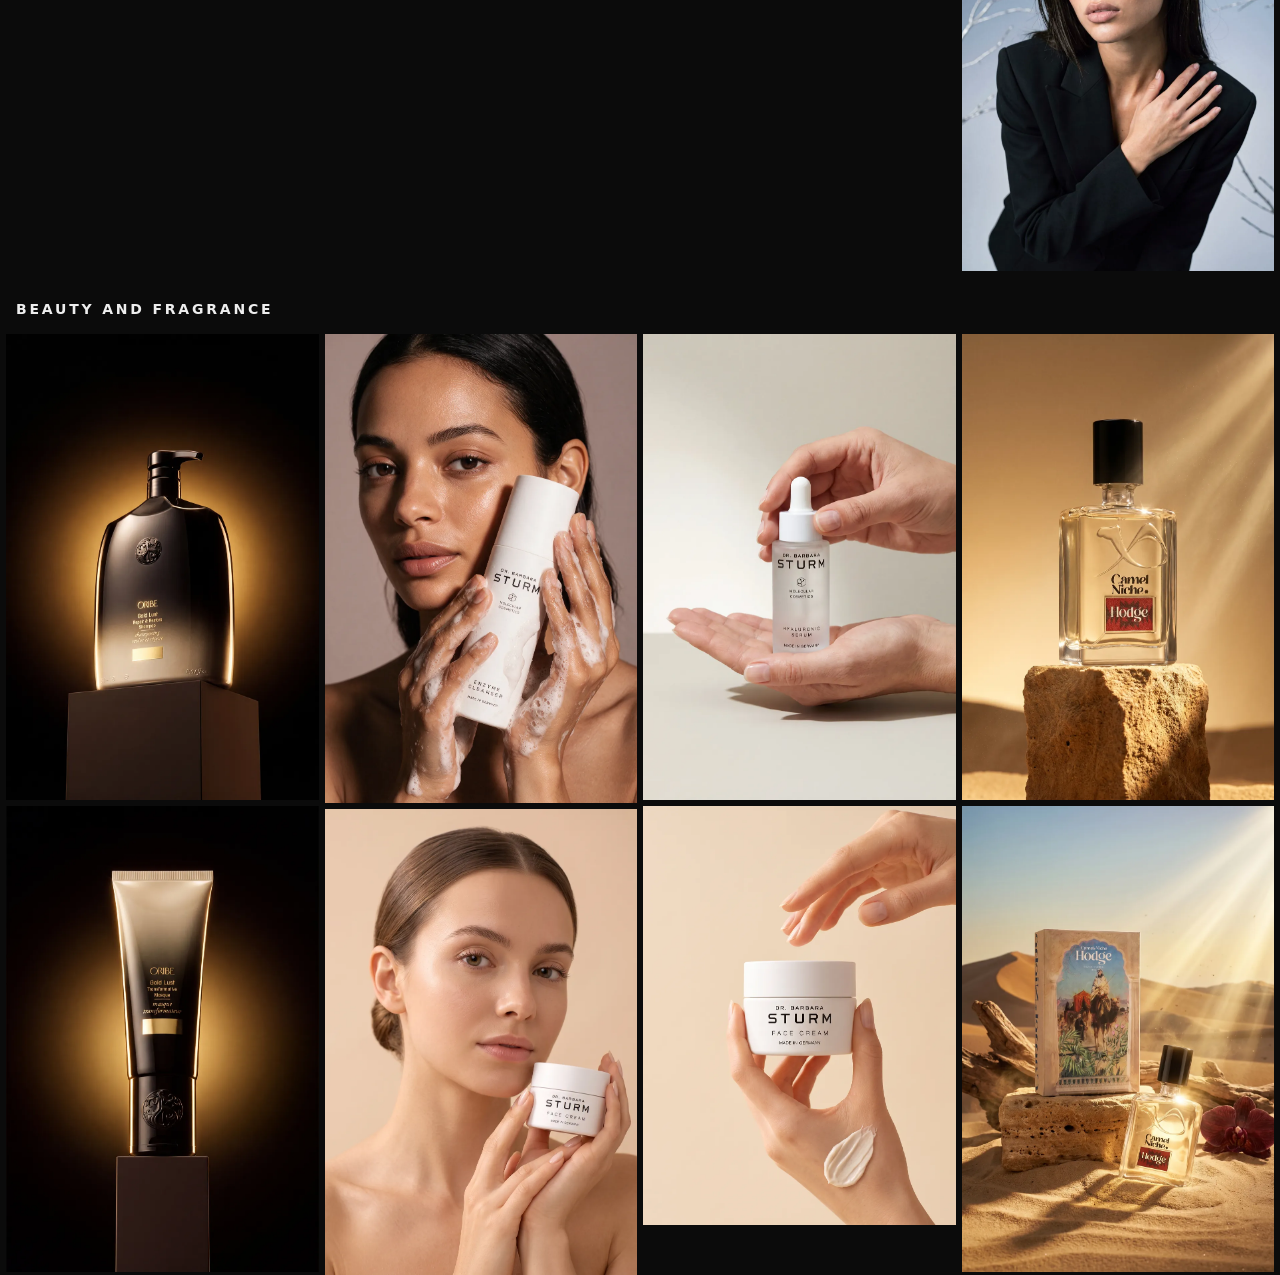
<file: preview-curated.html>
<!doctype html><meta charset=utf-8><meta name=viewport content="width=device-width,initial-scale=1"><meta name=robots content=noindex><title>Curated preview</title>
<style>body{margin:0;background:#0b0b0b;color:#eee;font:16px system-ui}h1{font:600 14px system-ui;letter-spacing:.2em;text-transform:uppercase;padding:20px 16px 8px}
.f{display:grid;grid-template-columns:1fr 1fr;gap:6px;padding:0 6px}.f video{width:100%;aspect-ratio:9/16;object-fit:cover;background:#000}
.g{column-count:2;column-gap:6px;padding:0 6px}.g img{width:100%;height:auto;display:block;margin:0 0 6px;break-inside:avoid}
@media(min-width:760px){.g{column-count:4}.f{grid-template-columns:repeat(4,1fr)}}</style>
<h1>Films</h1><div class=f><video src="https://abdelrahman592.github.io/videos/f2.mp4" muted playsinline loop preload=metadata controls></video><video src="https://abdelrahman592.github.io/videos/desert-lounge.mp4" muted playsinline loop preload=metadata controls></video><video src="https://abdelrahman592.github.io/videos/c4.mp4" muted playsinline loop preload=metadata controls></video><video src="https://abdelrahman592.github.io/videos/c1.mp4" muted playsinline loop preload=metadata controls></video></div><h1>Fashion</h1><div class=g><img loading=lazy src="https://abdelrahman592.github.io/preview-v4/photos/ctre-group.webp"><img loading=lazy src="https://abdelrahman592.github.io/preview-v4/photos/ctre-solo.webp"><img loading=lazy src="https://abdelrahman592.github.io/preview-v4/photos/ctre-greysun.webp"><img loading=lazy src="https://abdelrahman592.github.io/preview-v4/photos/ctre-navychest.webp"><img loading=lazy src="https://abdelrahman592.github.io/preview-v4/photos/ctre-greyfront.webp"><img loading=lazy src="https://abdelrahman592.github.io/preview-v4/photos/ctre-two.webp"><img loading=lazy src="https://abdelrahman592.github.io/preview-v4/photos/puff-hero.webp"><img loading=lazy src="https://abdelrahman592.github.io/preview-v4/photos/puff-rest.webp"><img loading=lazy src="https://abdelrahman592.github.io/preview-v4/photos/denim-hero.webp"><img loading=lazy src="https://abdelrahman592.github.io/preview-v4/photos/denim-seated.webp"><img loading=lazy src="https://abdelrahman592.github.io/preview-v4/photos/denim-detail.webp"><img loading=lazy src="https://abdelrahman592.github.io/preview-v4/photos/gown-limo.webp"><img loading=lazy src="https://abdelrahman592.github.io/preview-v4/photos/gown-limo2.webp"><img loading=lazy src="https://abdelrahman592.github.io/preview-v4/photos/gown-detail.webp"><img loading=lazy src="https://abdelrahman592.github.io/preview-v4/photos/gown-carpet.webp"><img loading=lazy src="https://abdelrahman592.github.io/preview-v4/photos/gown-stairs.webp"><img loading=lazy src="https://abdelrahman592.github.io/preview-v4/photos/gown-stairsback.webp"><img loading=lazy src="https://abdelrahman592.github.io/preview-v4/photos/gown-heels.webp"><img loading=lazy src="https://abdelrahman592.github.io/photos/gown-portrait.jpg"></div><h1>Footwear</h1><div class=g><img loading=lazy src="https://abdelrahman592.github.io/preview-v4/photos/samba-float.webp"><img loading=lazy src="https://abdelrahman592.github.io/preview-v4/photos/samba-onfeet.webp"><img loading=lazy src="https://abdelrahman592.github.io/preview-v4/photos/asics-hero.webp"><img loading=lazy src="https://abdelrahman592.github.io/preview-v4/photos/asics-stride.webp"><img loading=lazy src="https://abdelrahman592.github.io/preview-v4/photos/derby-onfeet.webp"><img loading=lazy src="https://abdelrahman592.github.io/preview-v4/photos/derby-float.webp"><img loading=lazy src="https://abdelrahman592.github.io/preview-v4/photos/heels-floatpair.webp"></div><h1>Bags and eyewear</h1><div class=g><img loading=lazy src="https://abdelrahman592.github.io/preview-v4/photos/croc-dramatic.webp"><img loading=lazy src="https://abdelrahman592.github.io/preview-v4/photos/croc-bag.webp"><img loading=lazy src="https://abdelrahman592.github.io/preview-v4/photos/bag-4.webp"><img loading=lazy src="https://abdelrahman592.github.io/preview-v4/photos/bag-2.webp"><img loading=lazy src="https://abdelrahman592.github.io/preview-v4/photos/obag-product.webp"><img loading=lazy src="https://abdelrahman592.github.io/preview-v4/photos/obag-hero.webp"><img loading=lazy src="https://abdelrahman592.github.io/preview-v4/photos/obag-ride.webp"><img loading=lazy src="https://abdelrahman592.github.io/preview-v4/photos/eye-1.webp"><img loading=lazy src="https://abdelrahman592.github.io/preview-v4/photos/dg-portrait.webp"></div><h1>Beauty and fragrance</h1><div class=g><img loading=lazy src="https://abdelrahman592.github.io/preview-v4/photos/gold-hero.webp"><img loading=lazy src="https://abdelrahman592.github.io/preview-v4/photos/gold-tube.webp"><img loading=lazy src="https://abdelrahman592.github.io/preview-v4/photos/skin-hero.webp"><img loading=lazy src="https://abdelrahman592.github.io/preview-v4/photos/skin-portrait.webp"><img loading=lazy src="https://abdelrahman592.github.io/preview-v4/photos/skin-dropper.webp"><img loading=lazy src="https://abdelrahman592.github.io/preview-v4/photos/skin-jar.webp"><img loading=lazy src="https://abdelrahman592.github.io/preview-v4/photos/frag-hero.webp"><img loading=lazy src="https://abdelrahman592.github.io/preview-v4/photos/frag-oasis.webp"></div>
</file>
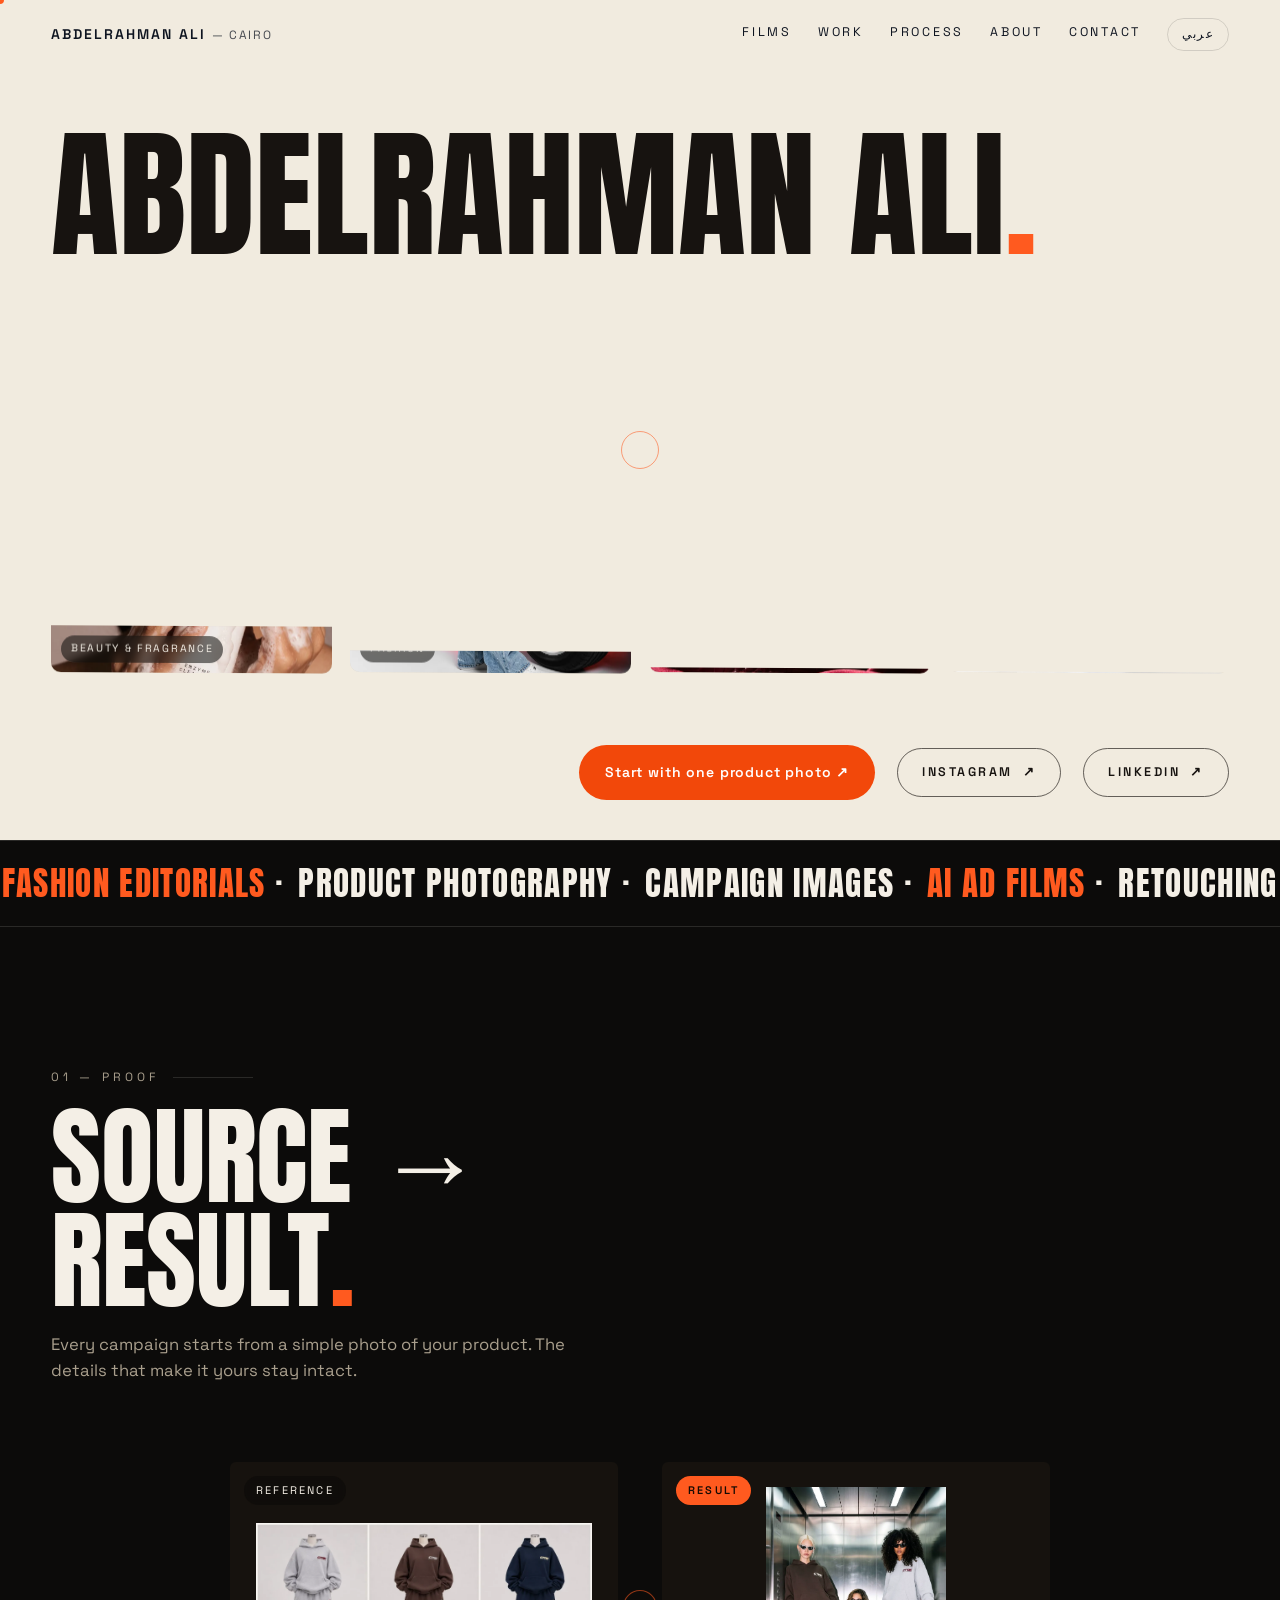
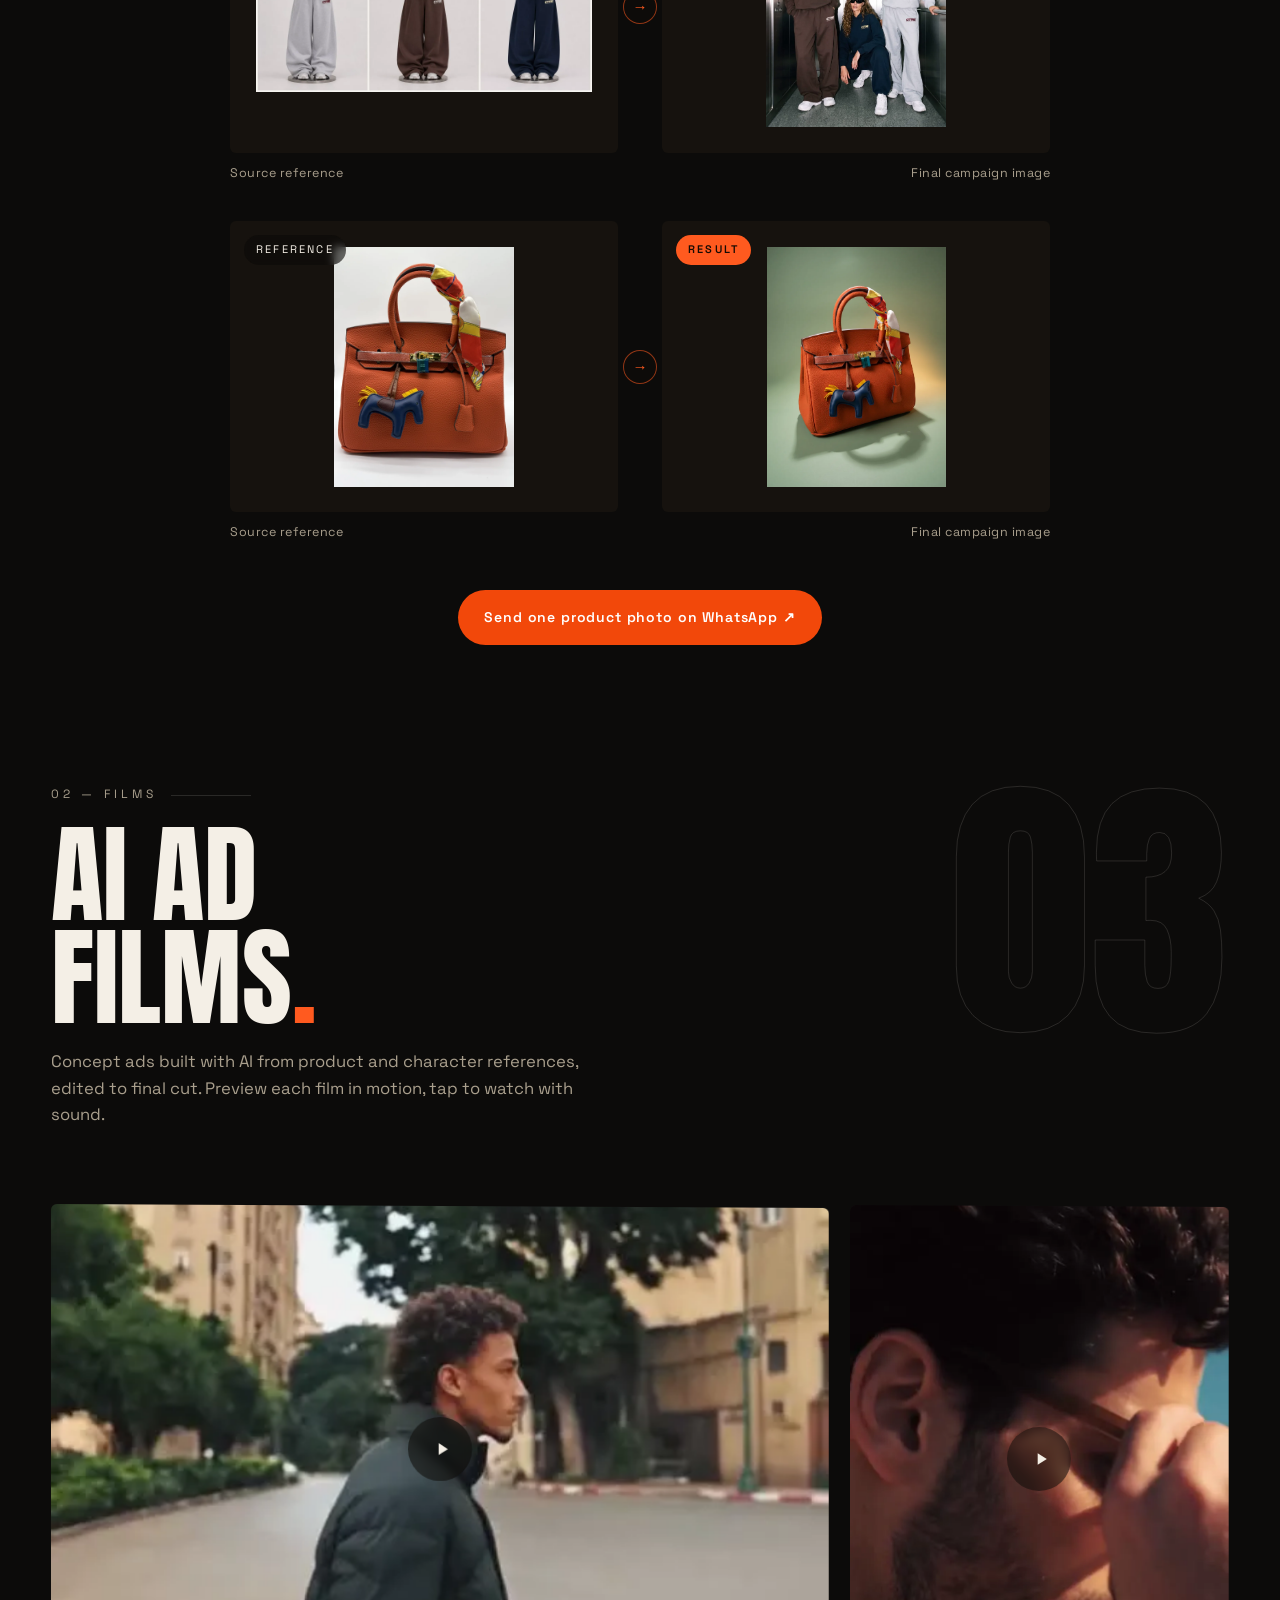
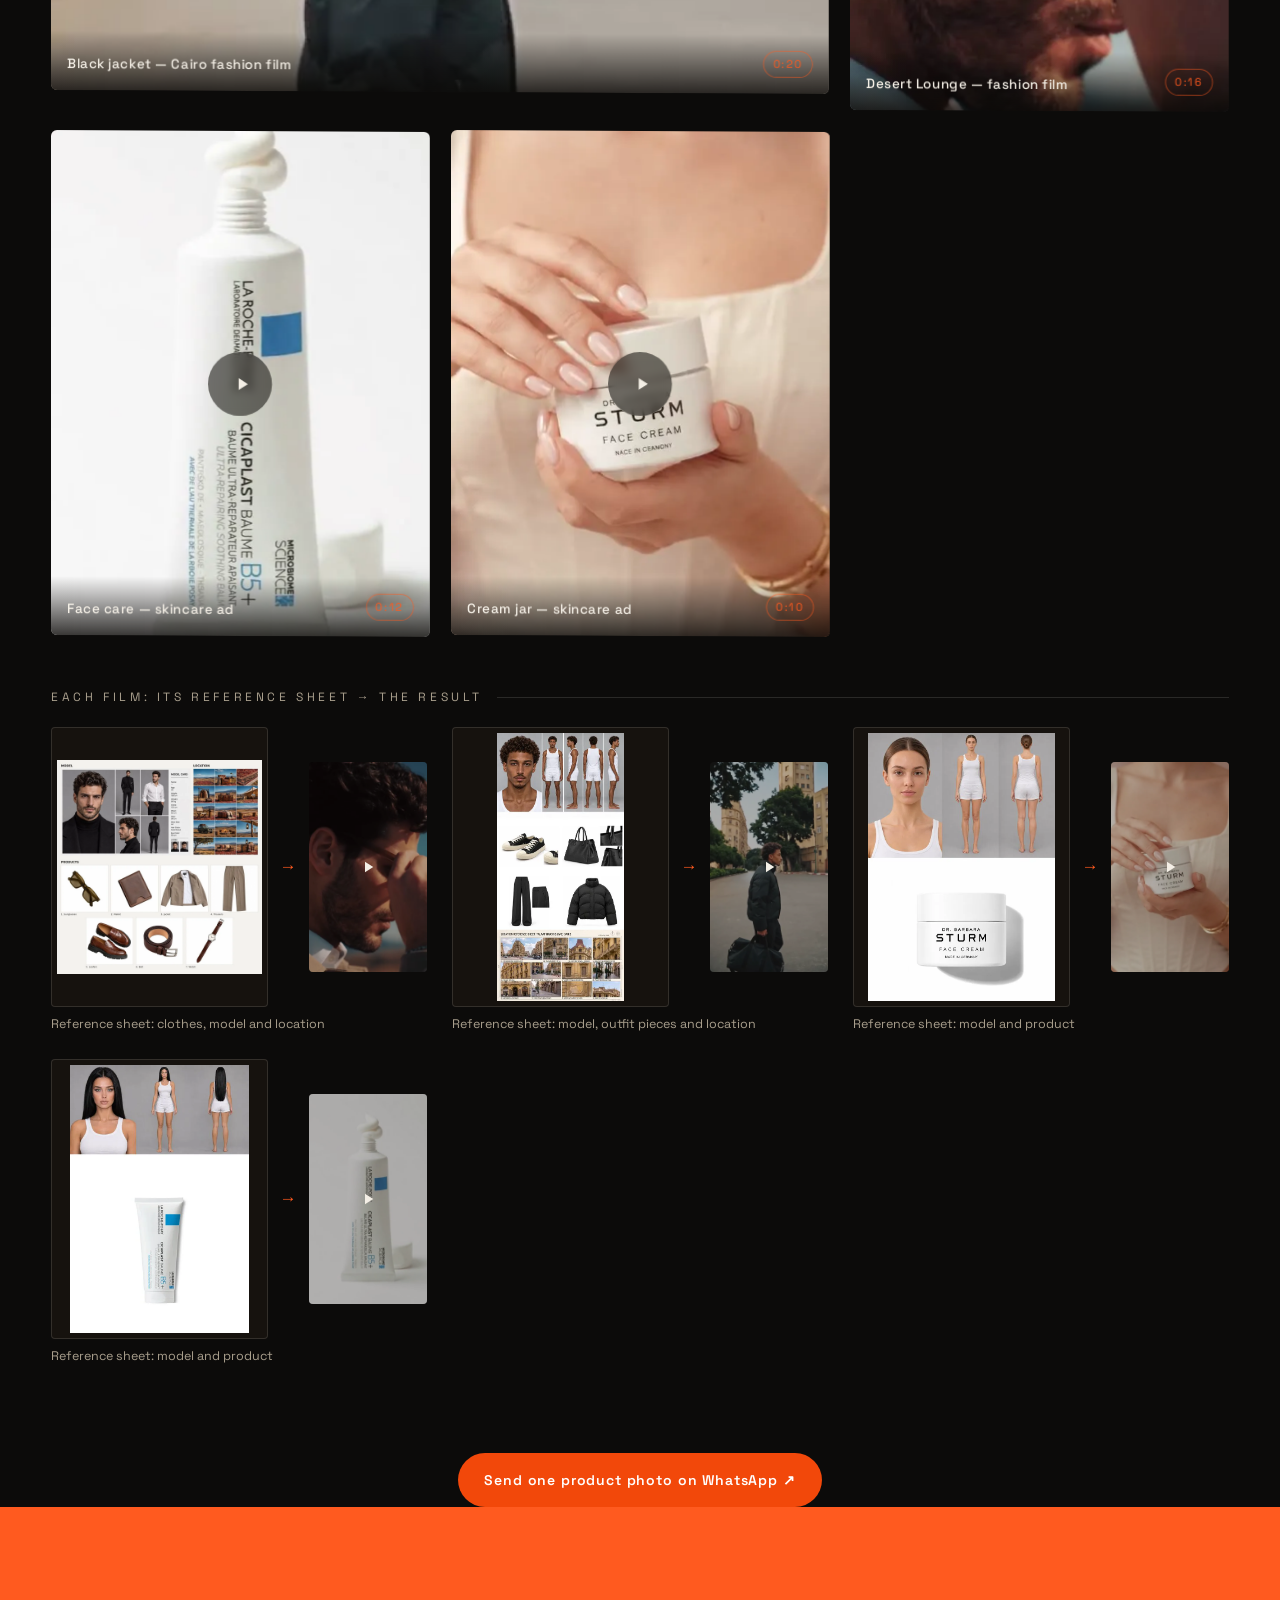
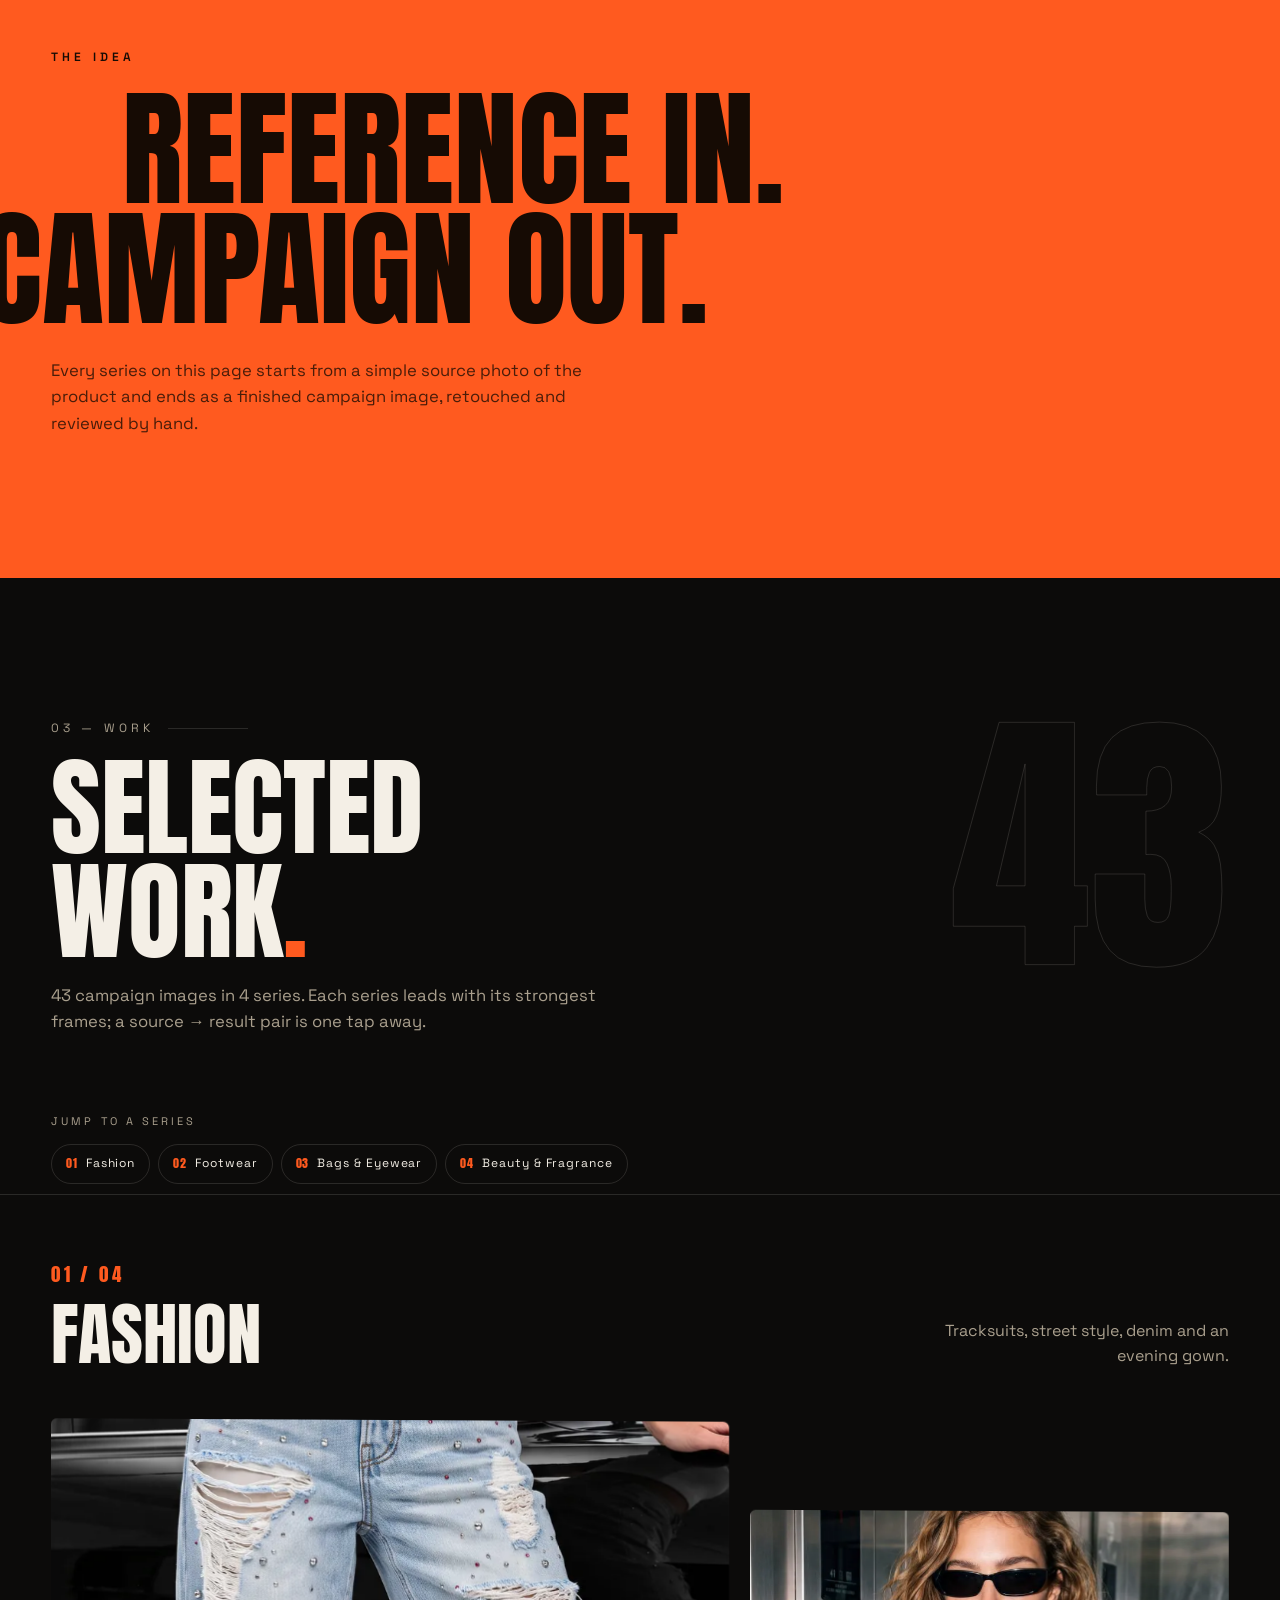
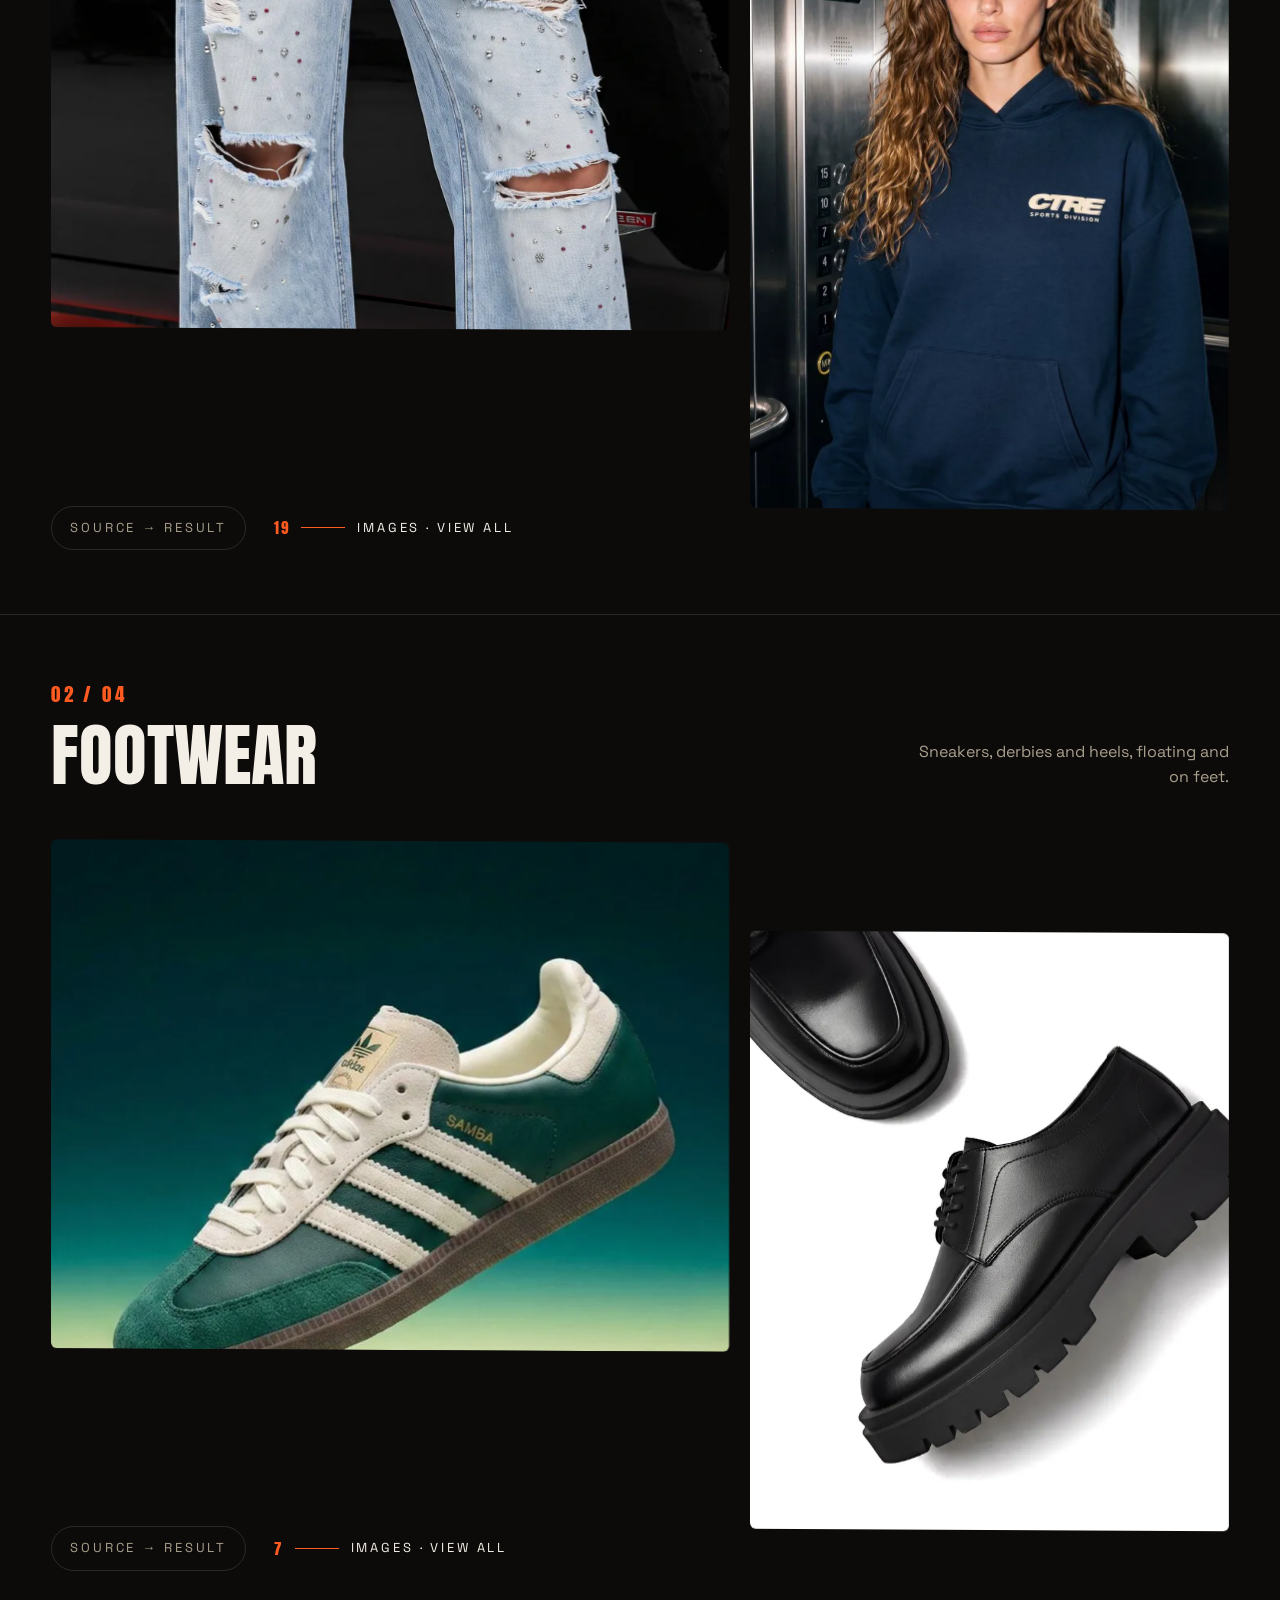
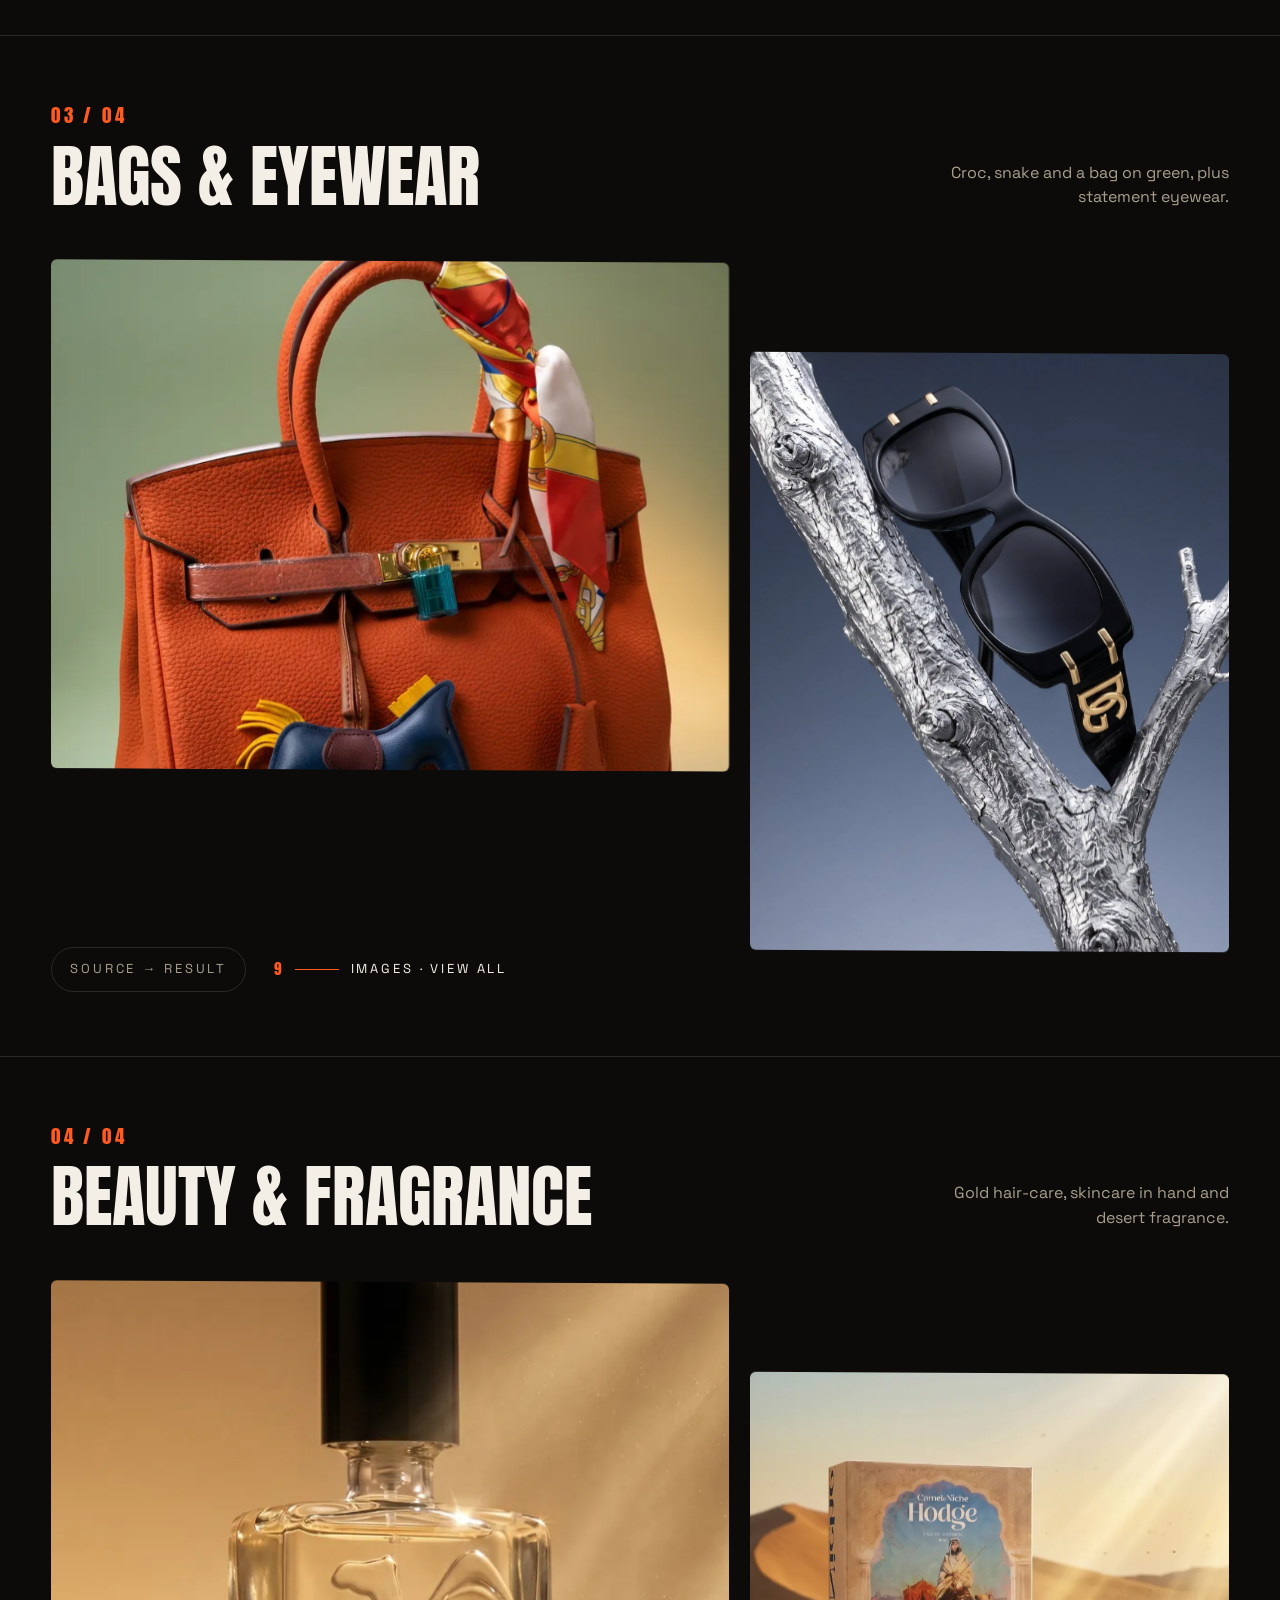
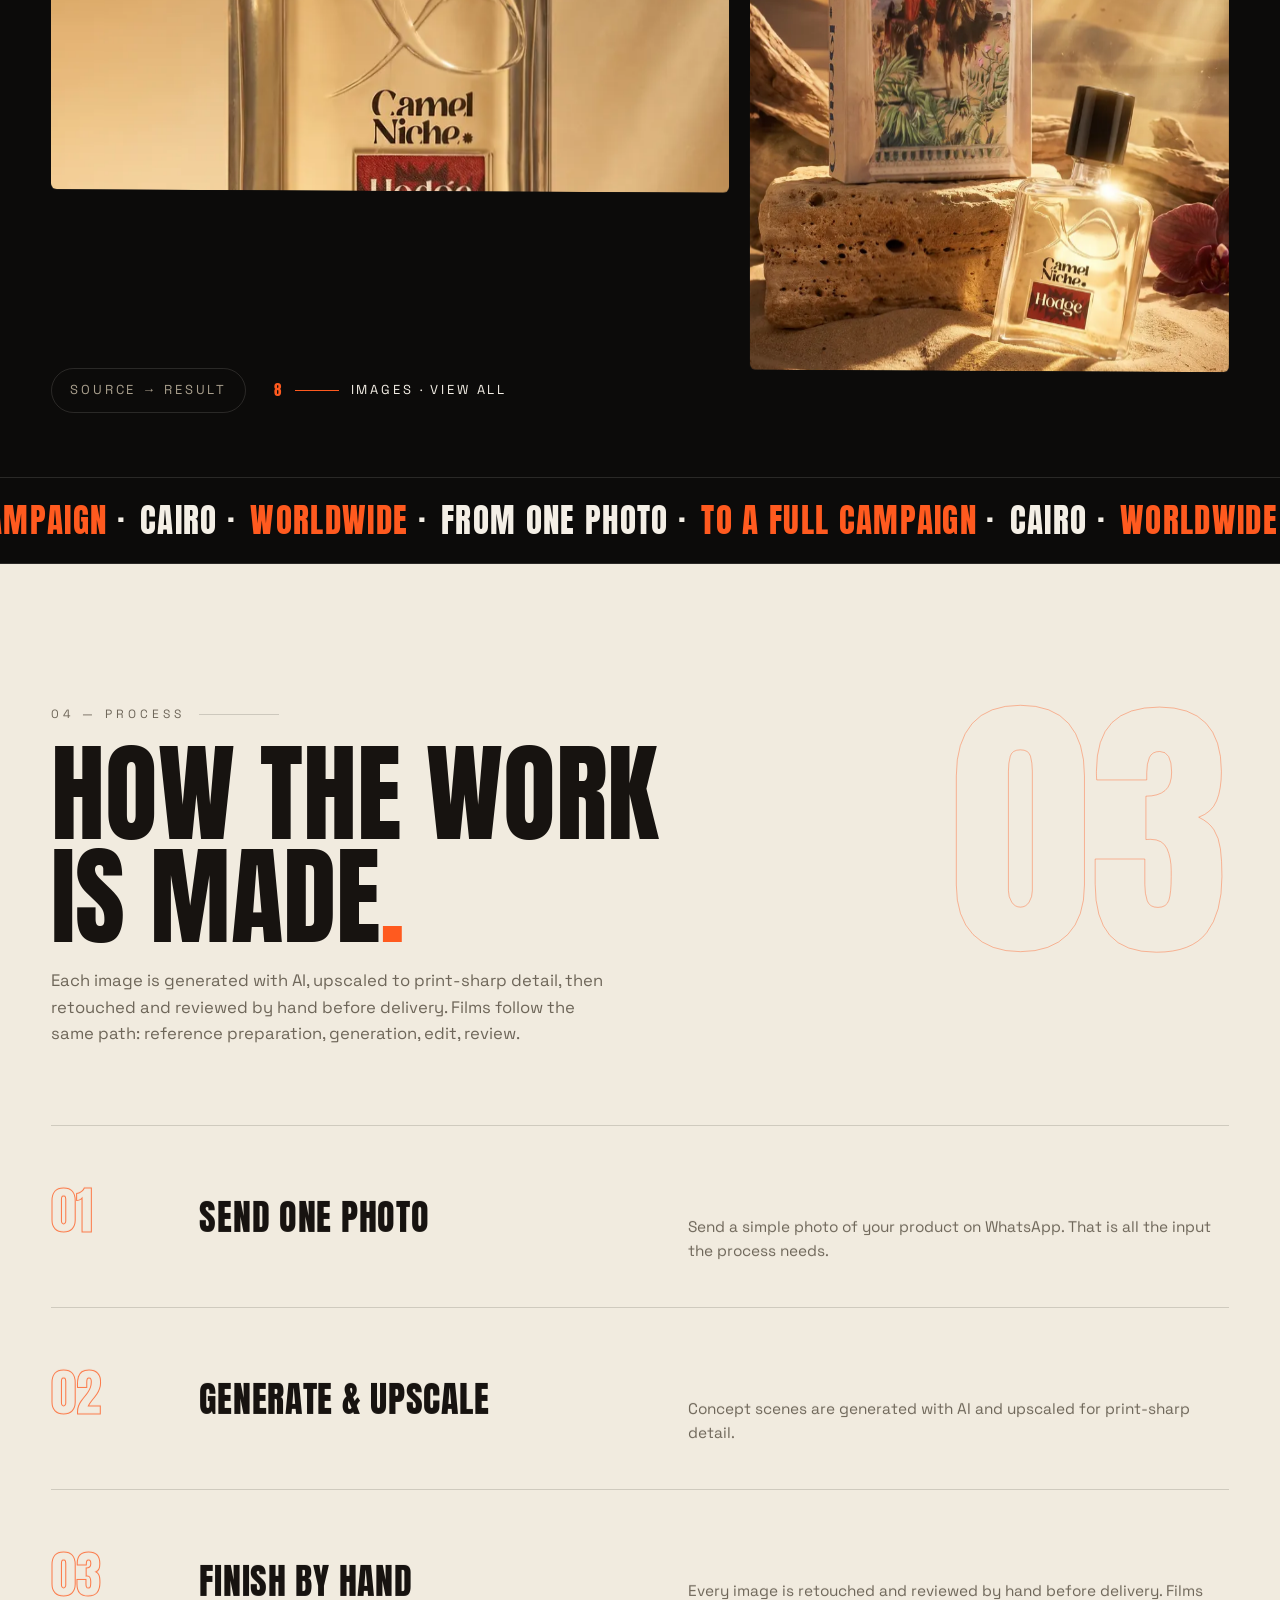
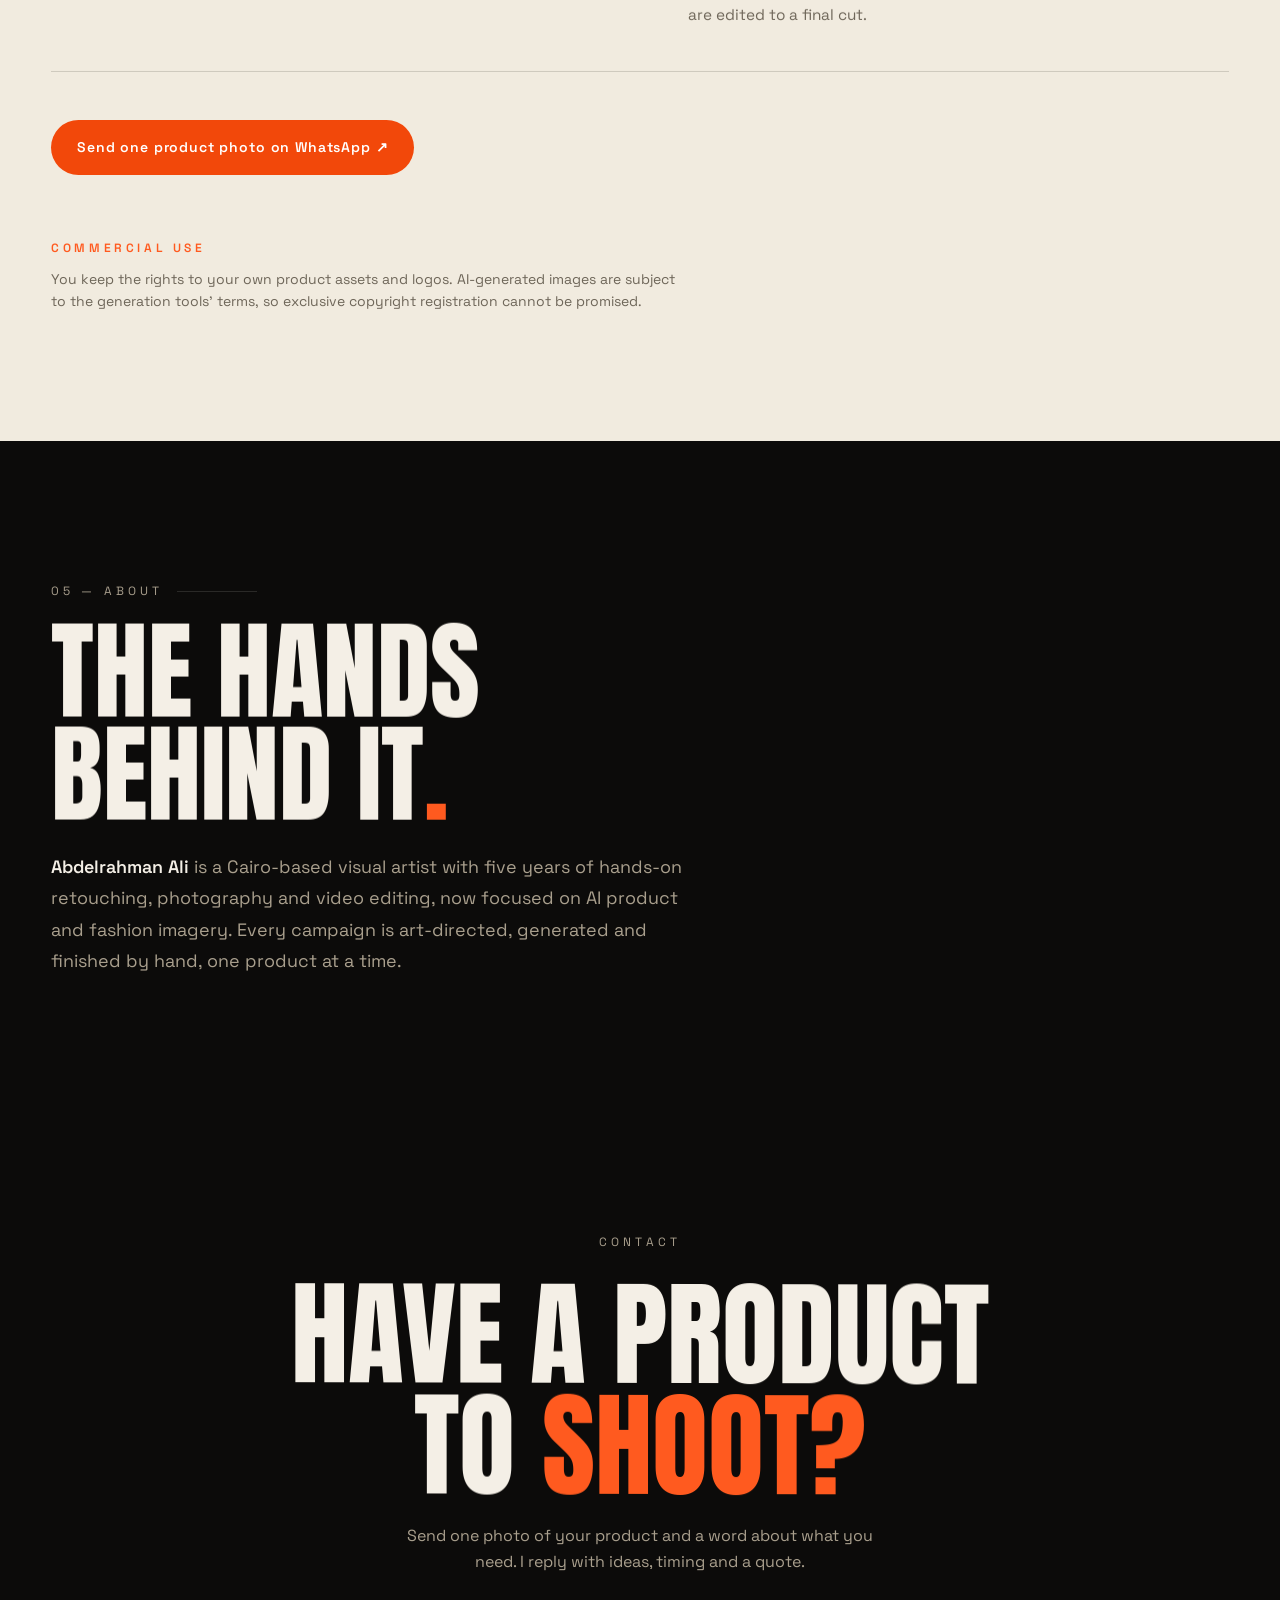
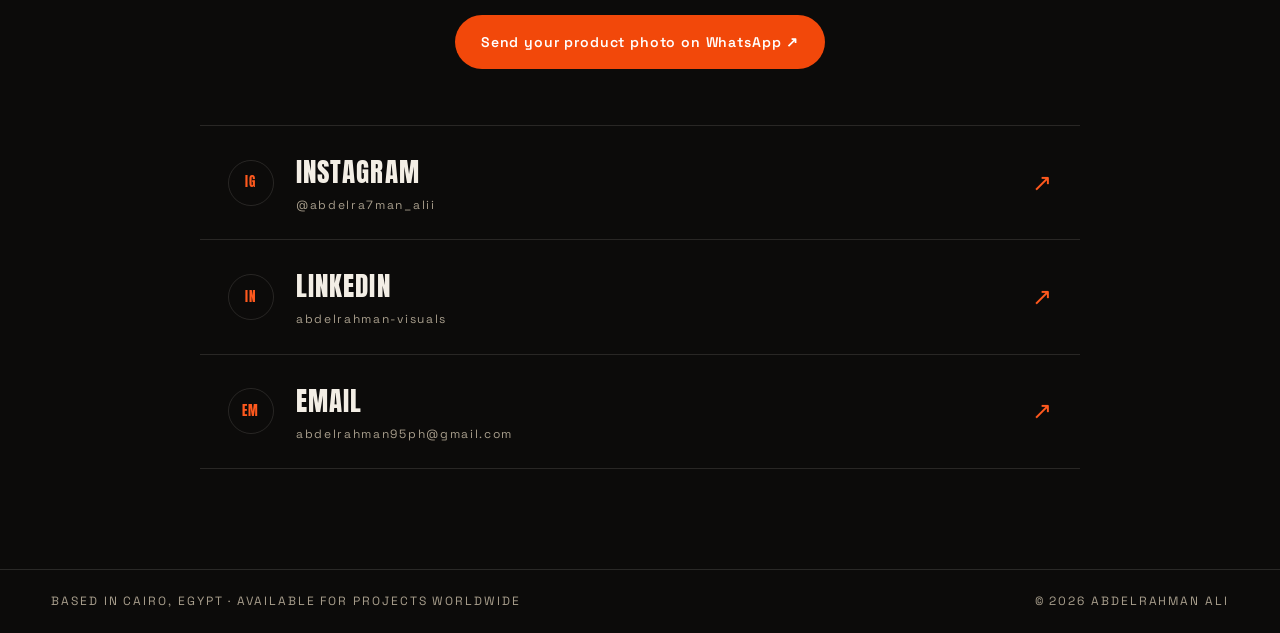
<file: preview-full.html>
<!doctype html>
<html lang="en">
<head>
<meta name="robots" content="noindex,nofollow">
<meta charset="utf-8">
<meta name="viewport" content="width=device-width,initial-scale=1">
<title>Abdelrahman Ali | AI Product &amp; Fashion Photography</title>
<meta name="description" content="AI product and fashion photography, ad films and retouching by Abdelrahman Ali.">
<link rel="canonical" href="https://abdelrahman592.github.io/">
<link rel="icon" href="favicon.svg" type="image/svg+xml">
<meta property="og:type" content="website">
<meta property="og:url" content="https://abdelrahman592.github.io/">
<meta property="og:title" content="Abdelrahman Ali | AI Product &amp; Fashion Photography">
<meta property="og:description" content="AI product campaigns, fashion editorials and short ad films created from your product photos. Based in Cairo, working worldwide.">
<meta property="og:image" content="https://abdelrahman592.github.io/photos/gown-limo.webp">
<meta name="twitter:card" content="summary_large_image">
<meta name="twitter:title" content="Abdelrahman Ali | AI Product &amp; Fashion Photography">
<meta name="twitter:description" content="AI product campaigns, fashion editorials and short ad films created from your product photos. Based in Cairo, working worldwide.">
<meta name="twitter:image" content="https://abdelrahman592.github.io/photos/gown-limo.webp">
<link href="preview-v4/fonts/fonts.css" rel="stylesheet">
<style>
:root{
  --bg:#0c0b0a; --bg2:#161311; --ink:#f4efe6; --mut:#a99f8d; --acc:#ff5a1f;
  --paper:#f1ebdf; --inkd:#171310; --mutd:#6e6659; --lined:rgba(23,19,16,.16);
  --line:rgba(244,239,230,.13); --pad:clamp(20px,4vw,64px);
  --anton:'Anton',sans-serif; --grot:'Space Grotesk',sans-serif;
}
*{margin:0;padding:0;box-sizing:border-box}
html{scrollbar-width:thin;scrollbar-color:var(--acc) var(--bg)}
html.lenis,html.lenis body{height:auto}
.lenis.lenis-smooth{scroll-behavior:auto!important}
body{background:var(--bg);color:var(--ink);font-family:var(--grot);font-size:16px;line-height:1.6;overflow-x:hidden}
::selection{background:var(--acc);color:#160b04}
img{display:block;max-width:100%}
a{color:inherit;text-decoration:none}
button{font:inherit;color:inherit;background:none;border:0;cursor:pointer}
.gold{color:var(--acc)}
.wrap{padding-left:var(--pad);padding-right:var(--pad)}

/* ---------- loader ---------- */
#loader{position:fixed;inset:0;z-index:200;background:#0a0806;display:flex;align-items:center;justify-content:center;flex-direction:column;gap:18px}
#loader .mono{font-family:var(--anton);font-size:clamp(90px,18vw,220px);line-height:1;color:var(--ink)}
#loader .mono span{color:var(--acc)}
#loader .count{position:absolute;right:var(--pad);bottom:calc(var(--pad) - 8px);font-family:var(--anton);font-size:clamp(40px,7vw,90px);color:rgba(244,239,230,.28)}
#loader .tag{font-size:12px;letter-spacing:.35em;text-transform:uppercase;color:var(--mut)}
#loader{animation:loaderhide .6s ease 4s forwards}
@keyframes loaderhide{to{opacity:0;visibility:hidden}}

/* ---------- cursor ---------- */
.cursor,.cursor2{position:fixed;top:0;left:0;pointer-events:none;z-index:180;border-radius:50%;display:none}
@media(hover:hover) and (pointer:fine){.cursor{display:block}.cursor2{display:flex}}
.cursor{width:8px;height:8px;background:var(--acc);transform:translate(-50%,-50%)}
.cursor2{width:38px;height:38px;border:1px solid rgba(255,90,31,.55);transform:translate(-50%,-50%);transition:width .25s,height .25s,background .25s;align-items:center;justify-content:center}
.cursor2 .cl{font:600 9px/1 var(--grot);letter-spacing:.18em;text-transform:uppercase;color:#171310;opacity:0;transition:opacity .2s}
.cursor2.view{width:78px;height:78px;background:var(--acc);border-color:var(--acc)}
.cursor2.view .cl{opacity:1}
.cursor2.big{width:74px;height:74px;background:rgba(255,90,31,.12)}

/* ---------- nav ---------- */
.nav{position:fixed;top:0;left:0;right:0;z-index:100;display:flex;justify-content:space-between;align-items:center;padding:18px var(--pad);mix-blend-mode:difference;color:#fff;transition:background .35s,padding .35s,border-color .35s;border-bottom:1px solid transparent}
.nav.scrolled{mix-blend-mode:normal;background:rgba(10,8,6,.86);backdrop-filter:blur(12px);-webkit-backdrop-filter:blur(12px);border-bottom-color:var(--line);padding-top:13px;padding-bottom:13px;color:var(--ink)}
.nav .brand{font-family:var(--grot);font-weight:600;font-size:14px;letter-spacing:.14em;text-transform:uppercase}
.nav .brand em{font-style:normal;font-weight:400;letter-spacing:.14em;font-size:12px;opacity:.75}
.nav ul{display:flex;gap:26px;list-style:none}
.nav ul a{font-size:12.5px;letter-spacing:.22em;text-transform:uppercase;position:relative;padding:4px 0}
.nav ul a::after{content:"";position:absolute;left:0;bottom:0;height:1px;width:100%;background:#fff;transform:scaleX(0);transform-origin:right;transition:transform .35s cubic-bezier(.65,0,.35,1)}
.nav ul a:hover::after{transform:scaleX(1);transform-origin:left}
@media(max-width:640px){.nav{padding:14px var(--pad)}.nav ul{gap:14px}.nav ul a{font-size:11px;letter-spacing:.16em}.nav .brand{font-size:12px;white-space:nowrap}.nav .brand em{display:none}.nav ul li:nth-child(3){display:none}}

/* ---------- hero ---------- */
.hero{position:relative;background:var(--paper);color:var(--inkd);padding-top:clamp(84px,10vh,110px);overflow:hidden}
.hero-kick{display:flex;justify-content:space-between;gap:14px;flex-wrap:wrap;padding:0 var(--pad);font-size:12px;letter-spacing:.28em;text-transform:uppercase;color:var(--mutd)}
.hero-kick b{color:var(--acc);font-weight:600}
.hero-title{padding:clamp(14px,2.4vh,26px) var(--pad) 0}
.hero h1{font-family:var(--anton);font-weight:400;font-size:clamp(40px,10.9vw,190px);line-height:.92;text-transform:uppercase;white-space:nowrap}
.hero h1 .row{display:block;overflow:hidden}
.hero h1 .row>span{display:inline-block}
.hero h1 .dot{color:var(--acc)}
.hero-strip{display:flex;align-items:flex-end;gap:clamp(10px,1.4vw,20px);padding:clamp(24px,4vh,42px) var(--pad) 0}
.hcard{position:relative;flex:1 1 0;min-width:0;border-radius:10px;overflow:hidden;background:#ddd2c0;transition:flex-grow .95s cubic-bezier(.22,1,.36,1)}
.hcard img{position:absolute;inset:0;width:100%;height:100%;object-fit:cover}
.hcard:hover{flex-grow:2.15}
.hcard figcaption{position:absolute;left:10px;bottom:10px;font-size:10.5px;letter-spacing:.16em;text-transform:uppercase;background:rgba(12,11,10,.55);color:#f4efe6;padding:5px 10px;border-radius:100px;backdrop-filter:blur(4px)}
.hcard:nth-child(1){height:clamp(170px,26vh,300px)}
.hcard:nth-child(2){height:clamp(215px,36vh,400px)}
.hcard:nth-child(3){height:clamp(185px,30vh,340px)}
.hcard:nth-child(4){height:clamp(240px,42vh,460px)}
.hcard:nth-child(5){height:clamp(175px,27vh,310px)}
.hcard:nth-child(6){height:clamp(210px,34vh,380px)}
.hero-low{display:flex;justify-content:space-between;align-items:flex-end;gap:28px;flex-wrap:wrap;padding:clamp(26px,4.5vh,44px) var(--pad) clamp(26px,4.5vh,44px)}
.hero-sub{max-width:470px;color:var(--mutd);font-size:clamp(15px,1.4vw,18px)}
.hero-sub b{color:var(--inkd);font-weight:600}
.btn-solid{display:inline-flex;align-items:center;gap:10px;background:#f2480a;color:#fff;font-weight:700;font-size:14px;letter-spacing:.06em;padding:16px 26px;border-radius:100px;transition:transform .3s,background .3s}
.btn-solid:hover{background:#ff5a1f}
.btn-ghost{display:inline-flex;align-items:center;gap:10px;font-size:12.5px;font-weight:600;letter-spacing:.2em;text-transform:uppercase;border:1.5px solid rgba(23,19,16,.65);border-radius:999px;padding:13px 24px;transition:background .35s,color .35s,border-color .35s}
.btn-ghost::after{content:'\2197';font-size:13px;transition:transform .35s}
.btn-ghost:hover{background:var(--inkd);border-color:var(--inkd);color:var(--paper)}
.btn-ghost:hover::after{transform:translate(2px,-3px)}
.hero-cta{display:flex;align-items:center;gap:22px;flex-wrap:wrap}
.hero .btn-ghost{color:var(--inkd)}
@media(max-width:900px){
.hero-strip{overflow-x:auto;scrollbar-width:none;padding-bottom:6px}
.hero-strip::-webkit-scrollbar{display:none}
.hcard{flex:0 0 auto;width:58vw}
.hcard:hover{flex-grow:1}
.hcard:nth-child(1),.hcard:nth-child(3),.hcard:nth-child(5){height:210px}
.hcard:nth-child(2),.hcard:nth-child(4),.hcard:nth-child(6){height:260px}
.hero-kick span:last-child{display:none}
}

/* ---------- marquee ---------- */
.marquee{overflow:hidden;border-top:1px solid var(--line);border-bottom:1px solid var(--line);padding:16px 0;background:var(--bg)}
.marquee .track{display:flex;width:max-content;animation:mq 26s linear infinite}
.marquee span{font-family:var(--anton);font-size:clamp(20px,2.6vw,34px);text-transform:uppercase;letter-spacing:.04em;white-space:nowrap;padding-right:14px;color:var(--ink)}
.marquee span em{font-style:normal;color:var(--acc)}
@keyframes mq{to{transform:translateX(-50%)}}
.marquee.rev .track{animation-direction:reverse}

/* ---------- section heads ---------- */
.sec{padding:clamp(80px,11vw,150px) 0 0}
.sec-head{position:relative;padding:0 var(--pad);margin-bottom:clamp(44px,6vw,84px)}
.sec-label{display:flex;align-items:center;gap:14px;font-size:12px;letter-spacing:.34em;text-transform:uppercase;color:var(--mut);margin-bottom:18px}
.sec-label::after{content:"";height:1px;width:80px;background:var(--line)}
.sec-title{font-family:var(--anton);font-weight:400;font-size:clamp(46px,8.4vw,124px);line-height:.96;text-transform:uppercase}
.sec-title .row{display:block;overflow:hidden}.sec-title .row>span{display:inline-block}
.sec-note{max-width:560px;color:var(--mut);margin-top:20px;font-size:clamp(14px,1.3vw,17px)}
.ghost{position:absolute;top:-.35em;right:var(--pad);font-family:var(--anton);font-size:clamp(120px,22vw,320px);line-height:1;color:transparent;-webkit-text-stroke:1px rgba(244,239,230,.13);pointer-events:none;user-select:none}

/* ---------- series ---------- */
.series{position:relative;padding:clamp(38px,5vw,72px) var(--pad);border-top:1px solid var(--line);scroll-margin-top:70px}
.series-top{display:flex;align-items:flex-end;justify-content:space-between;gap:24px;margin-bottom:clamp(30px,4vw,54px);flex-wrap:wrap}
.series-id{font-family:var(--anton);font-size:clamp(15px,1.5vw,19px);color:var(--acc);letter-spacing:.18em;margin-bottom:12px}
.series-title{font-family:var(--anton);font-weight:400;font-size:clamp(34px,5.4vw,84px);line-height:.98;text-transform:uppercase}
.series-tag{font-size:clamp(14px,1.25vw,17px);color:var(--mut);max-width:320px;text-align:right;line-height:1.55}
@media(max-width:760px){.series-tag{text-align:left}}

.shot-x{display:none!important}
.sindex{margin:clamp(28px,4vw,48px) var(--pad) 0;position:relative}
.sindex-label{display:block;font-size:11px;letter-spacing:.28em;text-transform:uppercase;color:var(--mut,#8f887c);margin-bottom:14px}
.sindex-row{display:flex;gap:8px;overflow-x:auto;padding-bottom:10px;scrollbar-width:none;-webkit-overflow-scrolling:touch}
.sindex-row::-webkit-scrollbar{display:none}
.sindex-row a{flex:0 0 auto;display:inline-flex;align-items:center;gap:8px;padding:9px 14px;border:1px solid var(--line);border-radius:999px;font-size:12px;letter-spacing:.08em;color:var(--ink);text-decoration:none;white-space:nowrap;transition:border-color .35s,color .35s}
.sindex-row a b{font-family:var(--anton);font-weight:400;font-size:12px;color:var(--acc);letter-spacing:.06em}
.sindex-row a:hover{border-color:var(--acc)}
.sgrid{display:grid;grid-template-columns:repeat(12,1fr);gap:clamp(12px,1.6vw,24px)}
.shot{position:relative;overflow:hidden;border-radius:6px;background:var(--bg2)}
.shot img{width:100%;height:100%;object-fit:cover;transform:scale(1.12)}
.shot .cap{position:absolute;left:12px;bottom:10px;font-size:11px;letter-spacing:.18em;text-transform:uppercase;color:rgba(244,239,230,.85);background:rgba(13,11,9,.55);backdrop-filter:blur(4px);padding:5px 10px;border-radius:100px}
.a-43{aspect-ratio:4/5}.a-11{aspect-ratio:1/1}.a-169{aspect-ratio:4/3}
.sp3{grid-column:span 3}.sp4{grid-column:span 4}.sp5{grid-column:span 5}.sp6{grid-column:span 6}.sp7{grid-column:span 7}.sp8{grid-column:span 8}
.push1{margin-top:clamp(24px,4vw,72px)}.push2{margin-top:clamp(48px,8vw,140px)}
@media(max-width:760px){.sp3,.sp4,.sp5{grid-column:span 6}.sp6,.sp7,.sp8{grid-column:span 12}.push2{margin-top:0}}
@media(max-width:520px){.sp3,.sp4,.sp5{grid-column:span 12}}

/* reference -> result duo: two independent panels, no overlay */
.duo{grid-column:span 12;display:grid;grid-template-columns:5fr 58px 7fr;align-items:center;margin:14px 0 0}
.duo-panel{position:relative;border-radius:6px;overflow:hidden;background:#16120e;height:clamp(300px,54vh,600px)}
.duo-panel img{width:100%;height:100%;object-fit:contain;padding:clamp(12px,2vw,26px)}
.duo-wipe{position:absolute;inset:0}
.duo-wipe img{position:absolute;inset:0}
.duo-edge{position:absolute;top:0;bottom:0;left:0;width:2px;background:var(--acc);box-shadow:0 0 24px rgba(255,90,31,.9);opacity:0;pointer-events:none;z-index:2}
.duo-link{position:relative;height:1px;background:linear-gradient(90deg,rgba(255,90,31,0),var(--acc),rgba(255,90,31,0));transform-origin:left center}
.duo-link b{position:absolute;left:50%;top:50%;transform:translate(-50%,-50%);width:34px;height:34px;border-radius:50%;border:1px solid rgba(255,90,31,.55);background:#0d0b09;color:var(--acc);display:flex;align-items:center;justify-content:center;font-size:15px;font-weight:400}
.duo-tag{position:absolute;top:14px;left:14px;font-size:11px;letter-spacing:.2em;text-transform:uppercase;padding:6px 12px;border-radius:100px;background:rgba(13,11,9,.6);backdrop-filter:blur(4px);z-index:2}
.duo-tag.gold{background:var(--acc);color:#160b04;font-weight:600}
.duo-cap{grid-column:1/-1;display:flex;justify-content:space-between;gap:18px;margin-top:10px;font-size:12.5px;color:var(--mut);letter-spacing:.04em}
.duo-cap span:last-child{text-align:right}
.duo.slim{grid-template-columns:1fr 44px 1fr;max-width:820px;margin:clamp(20px,3vw,40px) auto 0}
.duo.slim .duo-panel{height:auto;aspect-ratio:4/3}
.duo.slim .duo-link{height:44px;width:44px;margin:0 auto;background:none}
@media(max-width:760px){.series{padding:30px var(--pad)}.series-top{margin-bottom:18px;gap:10px}.series-id{margin-bottom:8px}.series-title{font-size:clamp(28px,8.6vw,42px)}.series-tag{font-size:13px;max-width:none}
.sgrid{gap:10px}
.sgrid .shot{grid-column:span 6}
.sgrid .shot.push1{margin-top:0}
.sgrid .shot.a-43,.sgrid .shot.a-11,.sgrid .shot.a-169{aspect-ratio:4/5}
.shot img{transform:none}
.shot .cap{font-size:9px;left:8px;bottom:8px;padding:4px 8px;letter-spacing:.12em}
.viewall{margin-top:16px}
.duo{grid-template-columns:1fr 30px 1fr;max-width:none;margin-top:10px;gap:0}.duo-panel{height:auto;aspect-ratio:3/4}.duo-panel img{padding:8px}.duo-link{height:30px;width:30px;margin:0;background:none}.duo-cap{font-size:10px;gap:8px}}
.viewall{display:inline-flex;align-items:center;gap:12px;margin-top:clamp(22px,3vw,36px);font-size:13px;letter-spacing:.22em;text-transform:uppercase;color:var(--ink)}
.viewall b{font-family:var(--anton);font-weight:400;color:var(--acc);font-size:15px;letter-spacing:.1em}
.viewall i{display:block;width:44px;height:1px;background:var(--acc);transition:width .35s}
.viewall:hover i{width:72px}


.duo-wrap{grid-column:span 12}
.duo-wrap[hidden]{display:none}
.sactions{display:flex;align-items:center;gap:28px;flex-wrap:wrap}
.srcbtn{display:inline-flex;align-items:center;gap:10px;margin-top:clamp(22px,3vw,36px);font-size:13px;letter-spacing:.22em;text-transform:uppercase;color:var(--mut);border:1px solid var(--line);border-radius:999px;padding:11px 18px;transition:color .3s,border-color .3s}
.srcbtn:hover{color:var(--ink);border-color:var(--acc)}
.srcbtn[aria-expanded="true"]{color:var(--acc);border-color:var(--acc)}
@media(max-width:760px){.srcbtn{margin-top:16px;font-size:12px;padding:9px 14px}.sactions{gap:20px}}
/* ---------- films ---------- */
.films-grid{display:grid;grid-template-columns:repeat(12,1fr);gap:clamp(12px,1.6vw,24px);padding:0 var(--pad)}
.vcard{position:relative;overflow:hidden;border-radius:6px;background:var(--bg2);cursor:pointer;grid-column:span 4;aspect-ratio:9/12}
.vcard.feat{grid-column:span 8;aspect-ratio:16/10}
@media(max-width:760px){.vcard,.vcard.feat{grid-column:span 12;aspect-ratio:16/10}}
.vcard video,.vcard img.poster{position:absolute;inset:0;width:100%;height:100%;object-fit:cover}
.vcard video{opacity:0;transition:opacity .45s}
.vcard.playing video{opacity:1}
.vcard .vmeta{position:absolute;left:0;right:0;bottom:0;padding:16px;display:flex;justify-content:space-between;align-items:flex-end;background:linear-gradient(transparent,rgba(10,8,6,.8));z-index:2}
.vcard .vname{font-size:13.5px;font-weight:500;letter-spacing:.04em}
.vcard .vdur{font-size:11px;letter-spacing:.14em;color:var(--acc);border:1px solid rgba(255,90,31,.5);padding:4px 9px;border-radius:100px}
.vcard .playic{position:absolute;top:50%;left:50%;transform:translate(-50%,-50%);width:64px;height:64px;border-radius:50%;background:rgba(13,11,9,.55);backdrop-filter:blur(4px);display:flex;align-items:center;justify-content:center;z-index:2;transition:transform .3s,opacity .3s}
.vcard:hover .playic{transform:translate(-50%,-50%) scale(1.12)}
.vcard.playing .playic{opacity:0}
.playic svg{width:20px;height:20px;fill:var(--ink);margin-left:3px}

/* film reference strip */
.refstrip-head{padding:clamp(34px,4vw,54px) var(--pad) 16px;display:flex;align-items:center;gap:14px;font-size:12px;letter-spacing:.3em;text-transform:uppercase;color:var(--mut)}
.refstrip-head::after{content:"";height:1px;flex:1;background:var(--line)}
.refstrip{display:flex;gap:clamp(14px,1.8vw,26px);overflow-x:auto;padding:4px var(--pad) 26px;scrollbar-width:thin}
.refpair{flex:0 0 auto;display:flex;flex-direction:column;gap:8px;width:240px}
.refpair .pair{display:flex;align-items:center;gap:10px}
.refimg{width:100px;height:136px;object-fit:contain;background:#16120e;border:1px solid var(--line);border-radius:4px;padding:5px}
.pair .arr{color:var(--acc);font-size:17px}
.filmthumb{position:relative;width:100px;height:136px;border-radius:4px;overflow:hidden;cursor:pointer;background:var(--bg2);text-align:left}
.filmthumb img{width:100%;height:100%;object-fit:cover}
.filmthumb .miniplay{position:absolute;inset:0;display:flex;align-items:center;justify-content:center;background:rgba(10,8,6,.3);transition:background .3s}
.filmthumb:hover .miniplay{background:rgba(10,8,6,.1)}
.miniplay svg{width:18px;height:18px;fill:var(--ink)}
.refcap{font-size:11.5px;color:var(--mut);line-height:1.45}

/* ---------- statement band ---------- */
.band{background:var(--acc);color:#160b04;padding:clamp(80px,11vw,150px) var(--pad)}
.band-kick{font-size:12px;letter-spacing:.34em;text-transform:uppercase;font-weight:600;margin-bottom:22px}
.band-title{font-family:var(--anton);font-weight:400;font-size:clamp(52px,10vw,150px);line-height:.94;text-transform:uppercase}
.band-title .row{display:block;overflow:hidden}.band-title .row>span{display:inline-block}
.band-note{margin-top:28px;max-width:540px;font-size:clamp(14px,1.3vw,17px);color:rgba(22,11,4,.78)}

/* ---------- paper section ---------- */
.on-paper{background:var(--paper);color:var(--inkd);padding-bottom:clamp(80px,10vw,140px)}
.on-paper .sec-label,.on-paper .sec-note,.on-paper .step p,.on-paper .fineprint p{color:var(--mutd)}
.on-paper .sec-label::after{background:var(--lined)}
.on-paper .ghost{-webkit-text-stroke:1px rgba(255,90,31,.4)}
.on-paper .step{border-top-color:var(--lined)}
.on-paper .step:last-child{border-bottom-color:var(--lined)}
.on-paper .fineprint h4{color:var(--acc)}

/* ---------- process ---------- */
.steps{padding:0 var(--pad)}
.step{display:grid;grid-template-columns:110px 1fr 1.2fr;gap:clamp(16px,3vw,48px);align-items:baseline;padding:clamp(26px,3.4vw,44px) 0;border-top:1px solid var(--line)}
.step:last-child{border-bottom:1px solid var(--line)}
.step .n{font-family:var(--anton);font-size:clamp(30px,4vw,54px);color:transparent;-webkit-text-stroke:1px rgba(255,90,31,.8)}
.step h3{font-family:var(--anton);font-weight:400;font-size:clamp(22px,2.8vw,38px);text-transform:uppercase;letter-spacing:.02em}
.step p{color:var(--mut);font-size:clamp(14px,1.2vw,16px)}
@media(max-width:760px){.step{grid-template-columns:64px 1fr}.step p{grid-column:2}}
.fineprint{display:grid;grid-template-columns:1fr 1fr;gap:clamp(20px,4vw,60px);padding:clamp(40px,5vw,64px) var(--pad) 0}
.fineprint h4{font-size:12px;letter-spacing:.3em;text-transform:uppercase;color:var(--acc);margin-bottom:10px}
.fineprint p{color:var(--mut);font-size:14px}
@media(max-width:760px){.fineprint{grid-template-columns:1fr}}

/* ---------- contact ---------- */
.contact{padding:clamp(90px,12vw,170px) var(--pad) clamp(60px,8vw,100px);text-align:center}
.contact .c-kick{font-size:12px;letter-spacing:.34em;text-transform:uppercase;color:var(--mut);margin-bottom:24px}
.contact h2{font-family:var(--anton);font-weight:400;font-size:clamp(44px,9vw,140px);line-height:.96;text-transform:uppercase}
.contact h2 .acc{color:var(--acc)}
.contact p{max-width:480px;margin:26px auto 0;color:var(--mut)}
.contact .c-actions{display:flex;justify-content:center;align-items:center;gap:20px;margin-top:40px;flex-wrap:wrap}
.contact .c-links{display:flex;flex-direction:column;margin:56px auto 0;max-width:880px}
.chan{position:relative;display:flex;align-items:center;gap:22px;padding:24px 28px;border-top:1px solid var(--line);overflow:hidden;isolation:isolate}
.chan:last-child{border-bottom:1px solid var(--line)}
.chan::after{content:'';position:absolute;inset:0;background:var(--acc);transform:scaleX(0);transform-origin:left;transition:transform .5s cubic-bezier(.76,0,.24,1);z-index:-1}
.chan:hover::after{transform:scaleX(1)}
.chan .badge{width:46px;height:46px;flex:0 0 auto;border:1px solid var(--line);border-radius:50%;display:flex;align-items:center;justify-content:center;font-family:var(--anton);font-size:13px;letter-spacing:.08em;color:var(--acc);transition:border-color .4s,color .4s}
.chan:hover .badge{border-color:var(--inkd);color:var(--inkd)}
.chan .who{flex:1 1 auto;text-align:left;min-width:0}
.chan .who b{display:block;font-family:var(--anton);font-weight:400;font-size:clamp(19px,2.4vw,27px);letter-spacing:.04em;text-transform:uppercase;color:var(--ink);transition:color .4s}
.chan .who span{display:block;margin-top:3px;font-size:12px;letter-spacing:.14em;color:var(--mut);transition:color .4s;white-space:nowrap;overflow:hidden;text-overflow:ellipsis}
.chan:hover .who b{color:var(--inkd)}
.chan:hover .who span{color:rgba(23,19,16,.62)}
.chan .go{font-size:24px;line-height:1;color:var(--acc);transition:transform .45s cubic-bezier(.76,0,.24,1),color .4s}
.chan:hover .go{transform:translate(6px,-6px);color:var(--inkd)}
@media(max-width:640px){
.chan{gap:14px;padding:18px 16px}
.chan .badge{width:38px;height:38px;font-size:11px}
.chan .go{font-size:19px}
}
footer{border-top:1px solid var(--line);padding:22px var(--pad);display:flex;justify-content:space-between;gap:14px;flex-wrap:wrap;font-size:12px;letter-spacing:.16em;text-transform:uppercase;color:var(--mut)}

/* ---------- lightbox ---------- */
.totop{position:fixed;right:16px;bottom:16px;width:46px;height:46px;border-radius:50%;border:1px solid rgba(244,239,230,.3);background:rgba(12,11,10,.85);color:#f4efe6;font-size:20px;line-height:1;cursor:pointer;z-index:90;opacity:0;pointer-events:none;transform:translateY(8px);transition:opacity .3s,transform .3s,border-color .2s}.totop.show{opacity:1;pointer-events:auto;transform:none}.totop:hover{border-color:var(--acc);color:var(--acc)}
.lb{position:fixed;inset:0;z-index:150;background:rgba(8,6,4,.94);display:flex;visibility:hidden;opacity:0;align-items:center;justify-content:center;flex-direction:column;transition:opacity .35s cubic-bezier(.22,1,.36,1),visibility 0s linear .35s}
.lb.open{visibility:visible;opacity:1;transition:opacity .35s cubic-bezier(.22,1,.36,1),visibility 0s}
.lb img{transition:opacity .28s ease,transform .5s cubic-bezier(.22,1,.36,1)}
.lb.open img{transform:none}
.lb:not(.open) img{transform:scale(.97)}
.srcbtn,.viewall{transition:color .3s,border-color .3s,transform .2s}
.srcbtn:active,.viewall:active,.lb .bar button:active,.lb .close:active{transform:scale(.96)}
.nav ul a,.lb .close{transition:color .3s,opacity .3s}
.lb .stage{max-width:min(1100px,92vw);max-height:78vh;display:flex;align-items:center;justify-content:center}
.lb img{max-width:100%;max-height:78vh;object-fit:contain;border-radius:4px}
.lb video{max-width:min(1100px,92vw);max-height:78vh;border-radius:4px}
.lb .bar{display:flex;align-items:center;gap:20px;margin-top:18px}
.lb .bar button{font-size:12px;letter-spacing:.2em;text-transform:uppercase;border:1px solid var(--line);padding:10px 18px;border-radius:100px;transition:border-color .3s,color .3s}
.lb .bar button:hover{border-color:var(--acc);color:var(--acc)}
.lb .lbcount{font-size:12px;letter-spacing:.2em;color:var(--mut)}
.lb .close{position:absolute;top:20px;right:var(--pad);font-size:12px;letter-spacing:.24em;text-transform:uppercase;color:var(--mut)}
.lb .close:hover{color:var(--acc)}

.hero h1 .ch{display:inline-block;transform-origin:0 100%}
@media(hover:hover) and (pointer:fine){
.hcard img{transition:transform 1.2s cubic-bezier(.22,1,.36,1)}
.hcard:hover img{transform:scale(1.12)}
.hcard figcaption{transition:transform .6s cubic-bezier(.22,1,.36,1),opacity .6s cubic-bezier(.22,1,.36,1)}
.hcard:hover figcaption{transform:translateY(-4px)}
.shot,.vcard{transition:box-shadow .8s cubic-bezier(.22,1,.36,1)}
.shot:hover,.vcard:hover{box-shadow:0 32px 64px -20px rgba(0,0,0,.6)}
.shot::after,.vcard::after{content:'';position:absolute;inset:0;background:radial-gradient(430px circle at var(--mx,50%) var(--my,50%),rgba(255,255,255,.13),transparent 62%);opacity:0;transition:opacity .55s cubic-bezier(.22,1,.36,1);pointer-events:none;z-index:1}
.shot:hover::after,.vcard:hover::after{opacity:1}
.shot .cap{z-index:2}
.vcard img.poster,.vcard video{transition:transform 1.1s cubic-bezier(.22,1,.36,1),opacity .45s}
.vcard:hover img.poster,.vcard:hover video{transform:scale(1.07)}
.vcard .vmeta{transition:transform .55s cubic-bezier(.22,1,.36,1)}
.vcard:hover .vmeta{transform:translateY(-6px)}
.vcard .playic{transition:transform .55s cubic-bezier(.22,1,.36,1),opacity .4s}
}
/* reveal defaults (JS enhances) */
.reveal{will-change:transform}
@media(prefers-reduced-motion:reduce){
  .marquee .track{animation:none}
  .scroll-hint i{animation:none}
  .lb,.lb img,.totop,.srcbtn,.viewall{transition:none!important}
  html{scroll-behavior:auto}
}

/* refstrip v2: one large tappable sheet per film */
.refstrip{display:grid;grid-template-columns:repeat(auto-fill,minmax(330px,1fr));gap:clamp(18px,2vw,30px);overflow:visible;padding:4px var(--pad) 40px}
.refpair{width:auto;flex:none}
.refpair .pair{display:grid;grid-template-columns:1fr auto 118px;align-items:center;gap:12px}
.refimg{width:100%;height:280px;cursor:zoom-in;object-fit:contain}
.filmthumb{width:118px;height:210px}
.refcap{font-size:12.5px}
@media(max-width:760px){.refstrip{grid-template-columns:1fr}.refpair .pair{grid-template-columns:1fr auto 108px}.refimg{height:250px}.filmthumb{width:108px;height:192px}}
.btn-solid{text-wrap:balance}

/* language toggle + RTL */
.langbtn{font:inherit;font-size:12px;letter-spacing:.1em;border:1px solid var(--line);border-radius:999px;padding:6px 14px;color:inherit;transition:border-color .3s}
.langbtn:hover{border-color:var(--acc)}
html[dir=rtl] body{letter-spacing:0}
html[dir=rtl] .nav .brand,html[dir=rtl] .nav ul a,html[dir=rtl] .sec-label,html[dir=rtl] .hero-kick,html[dir=rtl] .sindex-label,html[dir=rtl] .refstrip-head,html[dir=rtl] .band-kick,html[dir=rtl] .contact .c-kick,html[dir=rtl] footer,html[dir=rtl] .fineprint h4,html[dir=rtl] .srcbtn,html[dir=rtl] .viewall,html[dir=rtl] .shot .cap,html[dir=rtl] .duo-tag,html[dir=rtl] .hcard figcaption,html[dir=rtl] .series-id{letter-spacing:.04em;text-transform:none}
html[dir=rtl] .sec-title,html[dir=rtl] .series-title,html[dir=rtl] .band-title,html[dir=rtl] .contact h2,html[dir=rtl] .step h3{font-family:'Space Grotesk',Tahoma,Arial,sans-serif;font-weight:700;text-transform:none;letter-spacing:0;line-height:1.2}
html[dir=rtl] .series-tag{text-align:left}
html[dir=rtl] .sec-label::after{display:none}
.about-body{max-width:640px;color:var(--mut);font-size:clamp(15px,1.4vw,19px);line-height:1.75}
.about-body b{color:var(--ink);font-weight:600}
.cta-row{padding:clamp(30px,4vw,48px) var(--pad) 0}
.wasticky{display:none}
@media(max-width:760px){.wasticky{display:inline-flex;position:fixed;bottom:14px;left:50%;transform:translateX(-50%);z-index:95;padding:13px 22px;font-size:13px;box-shadow:0 10px 30px rgba(0,0,0,.45);white-space:nowrap}}

@media(max-width:640px){.nav ul{flex-wrap:wrap;row-gap:6px}#langBtn{position:fixed;top:12px;right:12px;z-index:120;background:rgba(10,8,6,.55);backdrop-filter:blur(8px);-webkit-backdrop-filter:blur(8px)}}
@media(max-width:640px){.nav{flex-wrap:wrap;align-items:flex-start;padding-right:var(--pad)}.nav .brand{padding-right:76px;padding-top:6px;line-height:1.2}.nav ul{width:100%;justify-content:space-between;gap:0;margin-top:10px}.nav ul a{font-size:11px;letter-spacing:.14em;padding:9px 0}html[dir=rtl] .nav .brand{padding-right:0;padding-left:76px}html[dir=rtl] #langBtn{right:auto;left:12px}}

/* mobile polish v1 */
@media(max-width:760px){
.vcard .vmeta{padding:44px 16px 16px;background:linear-gradient(transparent,rgba(10,8,6,.55) 35%,rgba(10,8,6,.92))}
.vcard .vname{color:#fff;text-shadow:0 1px 8px rgba(0,0,0,.6)}
.vcard .vdur{background:rgba(10,8,6,.62);color:#ff7a45;border-color:rgba(255,122,69,.7)}
footer{padding-bottom:104px}
.viewall{padding:11px 0}
.srcbtn{min-height:40px}
.lb .close{padding:12px 10px;top:12px}
.wasticky{transition:opacity .25s,transform .25s}
.wasticky.hide{opacity:0;pointer-events:none;transform:translateX(-50%) translateY(20px)}
}
[dir=rtl] .hero h1,[dir=rtl] .hero-title{direction:ltr;unicode-bidi:isolate}
</style>
<style>.sgrid .shot img{object-position:50% 24%}html,body{overflow-x:clip}</style>
</head>
<body>

<div id="loader" aria-hidden="true">
  <div class="mono">A<span>.</span></div>
  <div class="tag">AI Product &amp; Fashion Photography</div>
  <div class="count" id="loadCount">00</div>
</div>

<div class="cursor" id="cur1"></div>
<div class="cursor2" id="cur2"></div>

<header class="nav">
  <a class="brand" href="#top">Abdelrahman Ali <em>&mdash; Cairo</em></a>
  <ul>
    <li><a href="#films" data-i18n="nFilms">Films</a></li>
    <li><a href="#work" data-i18n="nWork">Work</a></li>
    <li><a href="#process" data-i18n="nProcess">Process</a></li>
    <li><a href="#about" data-i18n="nAbout">About</a></li>
    <li><a href="#contact" data-i18n="nContact">Contact</a></li>
    <li><button class="langbtn" id="langBtn" type="button" aria-label="Switch language">عربي</button></li>
  </ul>
</header>

<main id="top">

<!-- HERO -->
<section class="hero">
  <p class="hero-kick" data-fade><span data-i18n="kickA"><b>Abdelrahman Ali</b> &middot; AI product &amp; fashion studio</span><span data-i18n="kickB">Based in Cairo &middot; Working worldwide</span></p>
  <div class="hero-title">
    <h1 id="heroTitle"><span class="row"><span>Abdelrahman Ali<span class="dot">.</span></span></span></h1>
  </div>
  <div class="hero-strip" id="heroStrip">
    <figure class="hcard"><img decoding="async" fetchpriority="high" src="preview-v4/photos/gown-limo.webp" alt="Model in an evening gown beside a limousine at night"><figcaption data-i18n="s0t">Fashion</figcaption></figure>
    <figure class="hcard"><img decoding="async" src="preview-v4/photos/samba-onfeet.webp" alt="Green and cream sneakers worn on feet"><figcaption data-i18n="s1t">Footwear</figcaption></figure>
    <figure class="hcard"><img decoding="async" src="preview-v4/photos/obag-hero.webp" alt="Model holding an orange handbag next to a scooter"><figcaption data-i18n="s2t">Bags & Eyewear</figcaption></figure>
    <figure class="hcard"><img decoding="async" src="preview-v4/photos/gold-hero.webp" alt="Gold and black shampoo bottle in a golden glow"><figcaption data-i18n="s3t">Beauty & Fragrance</figcaption></figure>
  </div>
<script>
/* rotate featured pieces on every load (fallback: static markup stays as is) */
(function(){try{
var SER=[["preview-v4/photos/ctre-group.webp", "preview-v4/photos/ctre-solo.webp", "preview-v4/photos/ctre-greysun.webp", "preview-v4/photos/ctre-navychest.webp", "preview-v4/photos/ctre-greyfront.webp", "preview-v4/photos/ctre-two.webp", "preview-v4/photos/puff-hero.webp", "preview-v4/photos/puff-rest.webp", "preview-v4/photos/denim-hero.webp", "preview-v4/photos/denim-seated.webp", "preview-v4/photos/denim-detail.webp", "preview-v4/photos/gown-limo.webp", "preview-v4/photos/gown-limo2.webp", "preview-v4/photos/gown-detail.webp", "preview-v4/photos/gown-carpet.webp", "preview-v4/photos/gown-stairs.webp", "preview-v4/photos/gown-stairsback.webp", "preview-v4/photos/gown-heels.webp", "photos/gown-portrait.jpg"], ["preview-v4/photos/samba-float.webp", "preview-v4/photos/samba-onfeet.webp", "preview-v4/photos/asics-hero.webp", "preview-v4/photos/asics-stride.webp", "preview-v4/photos/derby-onfeet.webp", "preview-v4/photos/derby-float.webp", "preview-v4/photos/heels-floatpair.webp"], ["preview-v4/photos/croc-dramatic.webp", "preview-v4/photos/croc-bag.webp", "preview-v4/photos/bag-4.webp", "preview-v4/photos/bag-2.webp", "preview-v4/photos/obag-product.webp", "preview-v4/photos/obag-hero.webp", "preview-v4/photos/obag-ride.webp", "preview-v4/photos/eye-1.webp", "preview-v4/photos/dg-portrait.webp"], ["preview-v4/photos/gold-hero.webp", "preview-v4/photos/gold-tube.webp", "preview-v4/photos/skin-hero.webp", "preview-v4/photos/skin-portrait.webp", "preview-v4/photos/skin-dropper.webp", "preview-v4/photos/skin-jar.webp", "preview-v4/photos/frag-hero.webp", "preview-v4/photos/frag-oasis.webp"]];var T=["Fashion", "Footwear", "Bags & Eyewear", "Beauty & Fragrance"];var R={};window.__ROT={SER:SER,T:T,R:R};
function ok(u){return (R[u]||.75)<1.2;}
function pick(a){return a[Math.floor(Math.random()*a.length)];}
function shuffle(a){a=a.slice();for(var i=a.length-1;i>0;i--){var j=Math.floor(Math.random()*(i+1));var t=a[i];a[i]=a[j];a[j]=t;}return a;}
var cards=document.querySelectorAll('#heroStrip .hcard');
var order=shuffle([0,1,2,3]).slice(0,cards.length);
cards.forEach(function(c,k){var si=order[k];var u=pick(SER[si].filter(ok));var im=c.querySelector('img');
 im.setAttribute('src',u);im.setAttribute('alt',T[si]);var cap=c.querySelector('figcaption');if(cap){cap.textContent=T[si];cap.setAttribute('data-i18n','s'+si+'t');}});
}catch(e){}})();
</script>
  <div class="hero-low">
    <p class="hero-sub" data-fade data-i18n="heroSub"><b>Campaign images and short ad films</b> for your product, made from one simple photo. Finished by hand, delivered in days.</p>
    <div class="hero-cta" data-fade>
      <a class="btn-solid magnet" data-wa data-i18n="ctaStart" href="https://wa.me/201556528559?text=Hi%20Abdelrahman%2C%20I%27d%20like%20to%20start%20with%20one%20photo%20of%20my%20product.">Start with one product photo &#8599;</a>
      <a class="btn-ghost" href="https://www.instagram.com/abdelra7man_alii" rel="noopener">Instagram</a>
      <a class="btn-ghost" href="https://www.linkedin.com/in/abdelrahman-visuals" rel="noopener">LinkedIn</a>
    </div>
  </div>
</section>

<!-- MARQUEE -->
<div class="marquee" aria-hidden="true"><div class="track" id="mq1"></div></div>

<!-- PROOF: source -> result -->
<section class="sec" id="proof">
  <div class="sec-head">
    <p class="sec-label" data-i18n="pLabel">01 &mdash; Proof</p>
    <h2 class="sec-title">
      <span class="row"><span data-i18n="pT1">Source &#8594;</span></span>
      <span class="row"><span data-i18n="pT2">Result<span class="gold">.</span></span></span>
    </h2>
    <p class="sec-note" data-i18n="pNote">Every campaign starts from a simple photo of your product. The details that make it yours stay intact.</p>
  </div>
  <figure class="duo slim" data-duo>
    <div class="duo-panel duo-ref"><img decoding="async" src="preview-v4/sources/samba-ref.webp" alt="Simple source photo of a sneaker"><span class="duo-tag" data-i18n="duoRef">Reference</span></div>
    <div class="duo-link" aria-hidden="true"><b>&#8594;</b></div>
    <div class="duo-panel duo-res"><div class="duo-wipe"><img decoding="async" src="preview-v4/photos/samba-float.webp" alt="Finished campaign image of the sneaker"></div><span class="duo-tag gold" data-i18n="duoRes">Result</span></div>
    <figcaption class="duo-cap"><span data-i18n="duoCapL">Source reference</span><span data-i18n="duoCapR">Final campaign image</span></figcaption>
  </figure>
  <figure class="duo slim" data-duo>
    <div class="duo-panel duo-ref"><img decoding="async" src="preview-v4/sources/obag-ref.webp" alt="Simple source photo of a handbag"><span class="duo-tag" data-i18n="duoRef">Reference</span></div>
    <div class="duo-link" aria-hidden="true"><b>&#8594;</b></div>
    <div class="duo-panel duo-res"><div class="duo-wipe"><img decoding="async" src="preview-v4/photos/obag-product.webp" alt="Finished campaign image of the handbag"></div><span class="duo-tag gold" data-i18n="duoRes">Result</span></div>
    <figcaption class="duo-cap"><span data-i18n="duoCapL">Source reference</span><span data-i18n="duoCapR">Final campaign image</span></figcaption>
  </figure>
  <div class="cta-row" style="text-align:center"><a class="btn-solid magnet" data-wa data-i18n="ctaProcess" href="https://wa.me/201556528559?text=Hi%20Abdelrahman%2C%20I%27d%20like%20to%20start%20with%20one%20photo%20of%20my%20product.">Send one product photo on WhatsApp &#8599;</a></div>
</section>

<!-- FILMS -->
<section class="sec" id="films">
  <div class="sec-head">
    <p class="sec-label" data-i18n="fLabel">02 &mdash; Films</p>
    <h2 class="sec-title">
      <span class="row"><span data-i18n="fT1">AI Ad</span></span>
      <span class="row"><span data-i18n="fT2">Films<span class="gold">.</span></span></span>
    </h2>
    <p class="sec-note" data-i18n="fNote">Concept ads built with AI from product and character references, edited to final cut. Preview each film in motion, tap to watch with sound.</p>
    <span class="ghost" aria-hidden="true">03</span>
  </div>
  <div class="films-grid">
    <button class="vcard feat reveal" data-v="f2">
      <img decoding="async" class="poster" src="preview-v4/videos/f2.webp" alt="Black jacket, Cairo fashion film">
      <video src="https://abdelrahman592.github.io/videos/f2.mp4" poster="preview-v4/videos/f2.webp" muted loop playsinline preload="none"></video>
      <span class="playic"><svg viewBox="0 0 24 24"><path d="M8 5v14l11-7z"/></svg></span>
      <span class="vmeta"><span class="vname">Black jacket &mdash; Cairo fashion film</span><span class="vdur">0:20</span></span>
    </button>
    <button class="vcard reveal" data-v="desert-lounge">
      <img decoding="async" class="poster" src="preview-v4/videos/df.webp" alt="Man in sunglasses against a desert backdrop, Desert Lounge fashion film">
      <video src="https://abdelrahman592.github.io/videos/desert-lounge.mp4" poster="preview-v4/videos/df.webp" muted loop playsinline preload="none"></video>
      <span class="playic"><svg viewBox="0 0 24 24"><path d="M8 5v14l11-7z"/></svg></span>
      <span class="vmeta"><span class="vname">Desert Lounge &mdash; fashion film</span><span class="vdur">0:16</span></span>
    </button>
    <button class="vcard reveal" data-v="c4">
      <img decoding="async" class="poster" src="preview-v4/videos/c4.webp" alt="Face care, skincare ad concept">
      <video src="https://abdelrahman592.github.io/videos/c4.mp4" poster="preview-v4/videos/c4.webp" muted loop playsinline preload="none"></video>
      <span class="playic"><svg viewBox="0 0 24 24"><path d="M8 5v14l11-7z"/></svg></span>
      <span class="vmeta"><span class="vname">Face care &mdash; skincare ad</span><span class="vdur">0:12</span></span>
    </button>
    <button class="vcard reveal" data-v="c1">
      <img decoding="async" class="poster" src="preview-v4/videos/c1.webp" alt="Cream jar, skincare ad concept">
      <video src="https://abdelrahman592.github.io/videos/c1.mp4" poster="preview-v4/videos/c1.webp" muted loop playsinline preload="none"></video>
      <span class="playic"><svg viewBox="0 0 24 24"><path d="M8 5v14l11-7z"/></svg></span>
      <span class="vmeta"><span class="vname">Cream jar &mdash; skincare ad</span><span class="vdur">0:10</span></span>
    </button>
  </div>
  <p class="refstrip-head" data-i18n="rHead">Each film: its reference sheet &rarr; the result</p>
  <div class="refstrip">
    <div class="refpair"><div class="pair"><img decoding="async" class="refimg" src="preview-v4/sources/desert-ref.webp" alt="Reference sheet: clothes, model and location (tap to enlarge)"><span class="arr">&#8594;</span><button class="filmthumb" data-v="desert-lounge"><img decoding="async" src="preview-v4/videos/df.webp" alt="Desert camp, Desert Lounge fashion film"><span class="miniplay"><svg viewBox="0 0 24 24"><path d="M8 5v14l11-7z"/></svg></span></button></div><p class="refcap" data-i18n="rc1">Reference sheet: clothes, model and location</p></div>
    <div class="refpair"><div class="pair"><img decoding="async" class="refimg" src="preview-v4/sources/film-f2-ref.webp" alt="Reference sheet: model, outfit pieces and location (tap to enlarge)"><span class="arr">&#8594;</span><button class="filmthumb" data-v="f2"><img decoding="async" src="preview-v4/videos/f2.webp" alt="Black jacket, Cairo fashion film"><span class="miniplay"><svg viewBox="0 0 24 24"><path d="M8 5v14l11-7z"/></svg></span></button></div><p class="refcap" data-i18n="rc2">Reference sheet: model, outfit pieces and location</p></div>
    <div class="refpair"><div class="pair"><img decoding="async" class="refimg" src="preview-v4/sources/film-c1-ref.webp" alt="Reference sheet: model and product (tap to enlarge)"><span class="arr">&#8594;</span><button class="filmthumb" data-v="c1"><img decoding="async" src="preview-v4/videos/c1.webp" alt="Cream jar, skincare ad concept"><span class="miniplay"><svg viewBox="0 0 24 24"><path d="M8 5v14l11-7z"/></svg></span></button></div><p class="refcap">Reference sheet: model and product</p></div>
    <div class="refpair"><div class="pair"><img decoding="async" class="refimg" src="preview-v4/sources/film-c4-ref.webp" alt="Reference sheet: model and product (tap to enlarge)"><span class="arr">&#8594;</span><button class="filmthumb" data-v="c4"><img decoding="async" src="preview-v4/videos/c4.webp" alt="Face care, skincare ad concept"><span class="miniplay"><svg viewBox="0 0 24 24"><path d="M8 5v14l11-7z"/></svg></span></button></div><p class="refcap">Reference sheet: model and product</p></div>
  </div>

  <div class="cta-row" style="text-align:center"><a class="btn-solid magnet" data-wa data-i18n="ctaProcess" href="https://wa.me/201556528559?text=Hi%20Abdelrahman%2C%20I%27d%20like%20to%20start%20with%20one%20photo%20of%20my%20product.">Send one product photo on WhatsApp &#8599;</a></div>
</section>

<!-- STATEMENT BAND -->
<section class="band">
  <p class="band-kick" data-fade data-i18n="bKick">The idea</p>
  <h2 class="band-title">
    <span class="row"><span data-i18n="bT1">Reference in.</span></span>
    <span class="row"><span data-i18n="bT2">Campaign out.</span></span>
  </h2>
  <p class="band-note" data-fade data-i18n="bNote">Every series on this page starts from a simple source photo of the product and ends as a finished campaign image, retouched and reviewed by hand.</p>
</section>

<!-- WORK -->
<section class="sec" id="work">
  <div class="sec-head">
    <p class="sec-label" data-i18n="wLabel">03 &mdash; Work</p>
    <h2 class="sec-title">
      <span class="row"><span data-i18n="wT1">Selected</span></span>
      <span class="row"><span data-i18n="wT2">Work<span class="gold">.</span></span></span>
    </h2>
    <p class="sec-note" data-i18n="wNote">43 campaign images in 4 series. Each series leads with its strongest frames; a source &#8594; result pair is one tap away.</p>
    <span class="ghost" aria-hidden="true">43</span>
  </div>

  <nav class="sindex" aria-label="Jump to a series"><span class="sindex-label" data-i18n="jump">Jump to a series</span><div class="sindex-row"><a href="#s0"><b>01</b> <span data-i18n="s0t">Fashion</span></a><a href="#s1"><b>02</b> <span data-i18n="s1t">Footwear</span></a><a href="#s2"><b>03</b> <span data-i18n="s2t">Bags & Eyewear</span></a><a href="#s3"><b>04</b> <span data-i18n="s3t">Beauty & Fragrance</span></a></div></nav>

  
  <article class="series" id="s0">
    <div class="series-top">
      <div><p class="series-id">01 / 04</p><h3 class="series-title" data-i18n="s0t">Fashion</h3></div>
      <p class="series-tag" data-i18n="s0g">Tracksuits, street style, denim and an evening gown.</p>
    </div>
    <div class="sgrid">
      <figure class="shot sp7 a-169 reveal"><img decoding="async" src="preview-v4/photos/ctre-group.webp" alt="Fashion"></figure>
      <figure class="shot sp5 a-43 push1 reveal"><img decoding="async" src="preview-v4/photos/ctre-solo.webp" alt="Fashion"></figure>
      <div class="duo-wrap" hidden><figure class="duo slim" data-duo>
        <div class="duo-panel duo-ref"><img decoding="async" src="preview-v4/sources/ctre-ref.webp" alt="Source reference"><span class="duo-tag">Reference</span></div>
        <div class="duo-link" aria-hidden="true"><b>&#8594;</b></div>
        <div class="duo-panel duo-res"><div class="duo-wipe"><img decoding="async" src="preview-v4/photos/ctre-group.webp" alt="Final campaign image"></div><div class="duo-edge"></div><span class="duo-tag gold">Result</span></div>
        <figcaption class="duo-cap"><span>Source reference</span><span>Final campaign image</span></figcaption>
      </figure></div>
    </div>
    <div class="sactions"><button class="srcbtn" type="button" aria-expanded="false" data-i18n="srcBtn">Source &#8594; Result</button><button class="viewall" data-series="0"><b>19</b> <i></i> <span data-i18n="vAll">images &middot; View all</span></button></div>
  </article>

  <article class="series" id="s1">
    <div class="series-top">
      <div><p class="series-id">02 / 04</p><h3 class="series-title" data-i18n="s1t">Footwear</h3></div>
      <p class="series-tag" data-i18n="s1g">Sneakers, derbies and heels, floating and on feet.</p>
    </div>
    <div class="sgrid">
      <figure class="shot sp7 a-169 reveal"><img decoding="async" src="preview-v4/photos/samba-float.webp" alt="Footwear"></figure>
      <figure class="shot sp5 a-43 push1 reveal"><img decoding="async" src="preview-v4/photos/asics-hero.webp" alt="Footwear"></figure>
      <div class="duo-wrap" hidden><figure class="duo slim" data-duo>
        <div class="duo-panel duo-ref"><img decoding="async" src="preview-v4/sources/asics-ref.webp" alt="Source reference"><span class="duo-tag">Reference</span></div>
        <div class="duo-link" aria-hidden="true"><b>&#8594;</b></div>
        <div class="duo-panel duo-res"><div class="duo-wipe"><img decoding="async" src="preview-v4/photos/asics-hero.webp" alt="Final campaign image"></div><div class="duo-edge"></div><span class="duo-tag gold">Result</span></div>
        <figcaption class="duo-cap"><span>Source reference</span><span>Final campaign image</span></figcaption>
      </figure></div>
    </div>
    <div class="sactions"><button class="srcbtn" type="button" aria-expanded="false" data-i18n="srcBtn">Source &#8594; Result</button><button class="viewall" data-series="1"><b>7</b> <i></i> <span data-i18n="vAll">images &middot; View all</span></button></div>
  </article>

  <article class="series" id="s2">
    <div class="series-top">
      <div><p class="series-id">03 / 04</p><h3 class="series-title" data-i18n="s2t">Bags & Eyewear</h3></div>
      <p class="series-tag" data-i18n="s2g">Croc, snake and a bag on green, plus statement eyewear.</p>
    </div>
    <div class="sgrid">
      <figure class="shot sp7 a-169 reveal"><img decoding="async" src="preview-v4/photos/croc-dramatic.webp" alt="Bags & Eyewear"></figure>
      <figure class="shot sp5 a-43 push1 reveal"><img decoding="async" src="preview-v4/photos/obag-hero.webp" alt="Bags & Eyewear"></figure>
      <div class="duo-wrap" hidden><figure class="duo slim" data-duo>
        <div class="duo-panel duo-ref"><img decoding="async" src="preview-v4/sources/croc-ref.webp" alt="Source reference"><span class="duo-tag">Reference</span></div>
        <div class="duo-link" aria-hidden="true"><b>&#8594;</b></div>
        <div class="duo-panel duo-res"><div class="duo-wipe"><img decoding="async" src="preview-v4/photos/croc-dramatic.webp" alt="Final campaign image"></div><div class="duo-edge"></div><span class="duo-tag gold">Result</span></div>
        <figcaption class="duo-cap"><span>Source reference</span><span>Final campaign image</span></figcaption>
      </figure></div>
    </div>
    <div class="sactions"><button class="srcbtn" type="button" aria-expanded="false" data-i18n="srcBtn">Source &#8594; Result</button><button class="viewall" data-series="2"><b>9</b> <i></i> <span data-i18n="vAll">images &middot; View all</span></button></div>
  </article>

  <article class="series" id="s3">
    <div class="series-top">
      <div><p class="series-id">04 / 04</p><h3 class="series-title" data-i18n="s3t">Beauty & Fragrance</h3></div>
      <p class="series-tag" data-i18n="s3g">Gold hair-care, skincare in hand and desert fragrance.</p>
    </div>
    <div class="sgrid">
      <figure class="shot sp7 a-169 reveal"><img decoding="async" src="preview-v4/photos/gold-hero.webp" alt="Beauty & Fragrance"></figure>
      <figure class="shot sp5 a-43 push1 reveal"><img decoding="async" src="preview-v4/photos/skin-hero.webp" alt="Beauty & Fragrance"></figure>
      <div class="duo-wrap" hidden><figure class="duo slim" data-duo>
        <div class="duo-panel duo-ref"><img decoding="async" src="preview-v4/sources/gold-ref.webp" alt="Source reference"><span class="duo-tag">Reference</span></div>
        <div class="duo-link" aria-hidden="true"><b>&#8594;</b></div>
        <div class="duo-panel duo-res"><div class="duo-wipe"><img decoding="async" src="preview-v4/photos/gold-hero.webp" alt="Final campaign image"></div><div class="duo-edge"></div><span class="duo-tag gold">Result</span></div>
        <figcaption class="duo-cap"><span>Source reference</span><span>Final campaign image</span></figcaption>
      </figure></div>
    </div>
    <div class="sactions"><button class="srcbtn" type="button" aria-expanded="false" data-i18n="srcBtn">Source &#8594; Result</button><button class="viewall" data-series="3"><b>8</b> <i></i> <span data-i18n="vAll">images &middot; View all</span></button></div>
  </article>

<div class="marquee rev" aria-hidden="true"><div class="track" id="mq2"></div></div>

<!-- PROCESS -->
<section class="sec on-paper" id="process">
  <div class="sec-head">
    <p class="sec-label" data-i18n="prLabel">04 &mdash; Process</p>
    <h2 class="sec-title">
      <span class="row"><span data-i18n="prT1">How the work</span></span>
      <span class="row"><span data-i18n="prT2">is made<span class="gold">.</span></span></span>
    </h2>
    <p class="sec-note" data-i18n="prNote">Each image is generated with AI, upscaled to print-sharp detail, then retouched and reviewed by hand before delivery. Films follow the same path: reference preparation, generation, edit, review.</p>
    <span class="ghost" aria-hidden="true">03</span>
  </div>
  <div class="steps">
    <div class="step reveal"><span class="n">01</span><h3 data-i18n="st1h">Send one photo</h3><p data-i18n="st1p">Send a simple photo of your product on WhatsApp. That is all the input the process needs.</p></div>
    <div class="step reveal"><span class="n">02</span><h3 data-i18n="st2h">Generate &amp; upscale</h3><p data-i18n="st2p">Concept scenes are generated with AI and upscaled for print-sharp detail.</p></div>
    <div class="step reveal"><span class="n">03</span><h3 data-i18n="st3h">Finish by hand</h3><p data-i18n="st3p">Every image is retouched and reviewed by hand before delivery. Films are edited to a final cut.</p></div>
  </div>
  <div class="cta-row"><a class="btn-solid magnet" data-wa data-i18n="ctaProcess" href="https://wa.me/201556528559?text=Hi%20Abdelrahman%2C%20I%27d%20like%20to%20start%20with%20one%20photo%20of%20my%20product.">Send one product photo on WhatsApp &#8599;</a></div>
  <div class="fineprint">
    <div style="grid-column:1/-1;max-width:640px"><h4 data-i18n="fpH">Commercial use</h4><p data-i18n="fpP">You keep the rights to your own product assets and logos. AI-generated images are subject to the generation tools' terms, so exclusive copyright registration cannot be promised.</p></div>
  </div>
</section>


<!-- ABOUT -->
<section class="sec" id="about">
  <div class="sec-head">
    <p class="sec-label" data-i18n="aLabel">05 &mdash; About</p>
    <h2 class="sec-title">
      <span class="row"><span data-i18n="aT1">The hands</span></span>
      <span class="row"><span data-i18n="aT2">behind it<span class="gold">.</span></span></span>
    </h2>
    <p class="about-body" data-i18n="aBody" style="margin-top:26px"><b>Abdelrahman Ali</b> is a Cairo-based visual artist with five years of hands-on retouching, photography and video editing, now focused on AI product and fashion imagery. Every campaign is art-directed, generated and finished by hand, one product at a time.</p>
  </div>
</section>

<!-- CONTACT -->
<section class="contact" id="contact">
  <p class="c-kick" data-fade data-i18n="cKick">Contact</p>
  <h2>
    <span class="row" style="display:block;overflow:hidden"><span style="display:inline-block" data-i18n="cT1">Have a product</span></span>
    <span class="row" style="display:block;overflow:hidden"><span style="display:inline-block" data-i18n="cT2">to <span class="acc">shoot?</span></span></span>
  </h2>
  <p data-fade data-i18n="cP">Send one photo of your product and a word about what you need. I reply with ideas, timing and a quote.</p>
  <div class="c-actions" data-fade>
    <a class="btn-solid magnet" data-wa data-i18n="ctaContact" href="https://wa.me/201556528559?text=Hi%20Abdelrahman%2C%20I%27d%20like%20to%20start%20with%20one%20photo%20of%20my%20product.">Send your product photo on WhatsApp &#8599;</a>
  </div>
  <div class="c-links" data-fade>
    <a class="chan" href="https://www.instagram.com/abdelra7man_alii" rel="noopener">
      <span class="badge">IG</span>
      <span class="who"><b>Instagram</b><span>@abdelra7man_alii</span></span>
      <span class="go">&#8599;</span>
    </a>
    <a class="chan" href="https://www.linkedin.com/in/abdelrahman-visuals" rel="noopener">
      <span class="badge">IN</span>
      <span class="who"><b>LinkedIn</b><span>abdelrahman-visuals</span></span>
      <span class="go">&#8599;</span>
    </a>
    <a class="chan" href="mailto:abdelrahman95ph@gmail.com">
      <span class="badge">EM</span>
      <span class="who"><b>Email</b><span>abdelrahman95ph@gmail.com</span></span>
      <span class="go">&#8599;</span>
    </a>
  </div>
</section>

<footer>
  <span data-i18n="ftA">Based in Cairo, Egypt &middot; Available for projects worldwide</span>
  <span>&copy; 2026 Abdelrahman Ali</span>
</footer>

</main>

<a class="wasticky btn-solid" data-wa data-i18n="ctaStart" href="https://wa.me/201556528559?text=Hi%20Abdelrahman%2C%20I%27d%20like%20to%20start%20with%20one%20photo%20of%20my%20product.">Start with one product photo &#8599;</a>

<!-- LIGHTBOX -->
<button class="totop" id="toTop" type="button" aria-label="Back to top">&#8593;</button>
<div class="lb" id="lb" role="dialog" aria-modal="true">
  <button class="close" id="lbClose">Close &#10005;</button>
  <div class="stage">
    <img decoding="async" id="lbImg" alt="">
    <video id="lbVid" controls playsinline preload="metadata" style="display:none"></video>
    <a id="lbVidLink" href="#" target="_blank" rel="noopener" style="display:none;color:var(--paper);font-size:13px;letter-spacing:.14em;text-transform:uppercase;border:1px solid rgba(244,239,230,.4);border-radius:999px;padding:12px 22px;margin-top:14px">Open video directly &#8599;</a>
  </div>
  <div class="bar">
    <button id="lbPrev">&#8592; Prev</button>
    <span class="lbcount" id="lbCount"></span>
    <button id="lbNext">Next &#8594;</button>
  </div>
</div>

<script src="preview-v4/js/gsap.min.js"></script>
<script src="preview-v4/js/ScrollTrigger.min.js"></script>
<script src="preview-v4/js/lenis.min.js"></script>
<script>
(function(){try{
var ROT=window.__ROT;if(!ROT)return;var R=ROT.R;
function shuffle(a){a=a.slice();for(var i=a.length-1;i>0;i--){var j=Math.floor(Math.random()*(i+1));var t=a[i];a[i]=a[j];a[j]=t;}return a;}
document.querySelectorAll('article.series').forEach(function(art,si){
 var shots=art.querySelectorAll('.sgrid .shot');var pool=(ROT.SER[si]||[]).filter(function(u){return (R[u]||.75)<1.2;});
 if(shots.length<2||pool.length<2)return;
 var keep={};shots.forEach(function(f){var im=f.querySelector('img'),cp=f.querySelector('.cap');if(im&&cp)keep[im.getAttribute('src')]=cp.textContent;});
 var pk=shuffle(pool).slice(0,shots.length);
 shots.forEach(function(f,k){var im=f.querySelector('img'),cp=f.querySelector('.cap');im.setAttribute('src',pk[k]);
  im.setAttribute('alt',ROT.T[si]);
  if(cp){if(keep[pk[k]]){cp.textContent=keep[pk[k]];}else{cp.parentNode.removeChild(cp);}}});
});
var pairs=[],seen={};
document.querySelectorAll('#proof figure.duo,.duo-wrap figure.duo').forEach(function(d){
 var a=d.querySelector('.duo-ref img'),b=d.querySelector('.duo-res img');if(!a||!b)return;
 var ra=a.getAttribute('src'),rb=b.getAttribute('src');if(seen[ra])return;seen[ra]=1;pairs.push([ra,rb]);});
var tgt=document.querySelectorAll('#proof figure.duo');
if(pairs.length>=tgt.length){var pp=shuffle(pairs).slice(0,tgt.length);
 tgt.forEach(function(d,k){var a=d.querySelector('.duo-ref img'),b=d.querySelector('.duo-res img');
  a.setAttribute('src',pp[k][0]);b.setAttribute('src',pp[k][1]);
  a.setAttribute('alt','Simple source photo of the product');b.setAttribute('alt','Finished campaign image of the product');});}
}catch(e){}})();
</script>
<script>
(function(){
"use strict";
var reduced = window.matchMedia('(prefers-reduced-motion: reduce)').matches;
var hasGSAP = typeof gsap !== 'undefined';
if (hasGSAP && typeof ScrollTrigger !== 'undefined') gsap.registerPlugin(ScrollTrigger);

/* marquees */
var mqContent = '';
['Campaign Images','AI Ad Films','Retouching','Fashion Editorials','Product Photography'].forEach(function(t,i){
  mqContent += (i%2 ? '<span><em>'+t+'</em> &middot; </span>' : '<span>'+t+' &middot; </span>');
});
document.getElementById('mq1').innerHTML = mqContent + mqContent;
var mq2 = ''; ['From one photo','To a full campaign','Cairo','Worldwide'].forEach(function(t,i){
  mq2 += (i%2 ? '<span><em>'+t+'</em> &middot; </span>' : '<span>'+t+' &middot; </span>');
});
document.getElementById('mq2').innerHTML = mq2 + mq2;

/* series data for lightbox */
var SERIES = [["preview-v4/photos/ctre-group.webp", "preview-v4/photos/ctre-solo.webp", "preview-v4/photos/ctre-greysun.webp", "preview-v4/photos/ctre-navychest.webp", "preview-v4/photos/ctre-greyfront.webp", "preview-v4/photos/ctre-two.webp", "preview-v4/photos/puff-hero.webp", "preview-v4/photos/puff-rest.webp", "preview-v4/photos/denim-hero.webp", "preview-v4/photos/denim-seated.webp", "preview-v4/photos/denim-detail.webp", "preview-v4/photos/gown-limo.webp", "preview-v4/photos/gown-limo2.webp", "preview-v4/photos/gown-detail.webp", "preview-v4/photos/gown-carpet.webp", "preview-v4/photos/gown-stairs.webp", "preview-v4/photos/gown-stairsback.webp", "preview-v4/photos/gown-heels.webp", "photos/gown-portrait.jpg"], ["preview-v4/photos/samba-float.webp", "preview-v4/photos/samba-onfeet.webp", "preview-v4/photos/asics-hero.webp", "preview-v4/photos/asics-stride.webp", "preview-v4/photos/derby-onfeet.webp", "preview-v4/photos/derby-float.webp", "preview-v4/photos/heels-floatpair.webp"], ["preview-v4/photos/croc-dramatic.webp", "preview-v4/photos/croc-bag.webp", "preview-v4/photos/bag-4.webp", "preview-v4/photos/bag-2.webp", "preview-v4/photos/obag-product.webp", "preview-v4/photos/obag-hero.webp", "preview-v4/photos/obag-ride.webp", "preview-v4/photos/eye-1.webp", "preview-v4/photos/dg-portrait.webp"], ["preview-v4/photos/gold-hero.webp", "preview-v4/photos/gold-tube.webp", "preview-v4/photos/skin-hero.webp", "preview-v4/photos/skin-portrait.webp", "preview-v4/photos/skin-dropper.webp", "preview-v4/photos/skin-jar.webp", "preview-v4/photos/frag-hero.webp", "preview-v4/photos/frag-oasis.webp"]];

/* lightbox */
var lb=document.getElementById('lb'), lbImg=document.getElementById('lbImg'), lbVid=document.getElementById('lbVid'), lbVidLink=document.getElementById('lbVidLink'),
    lbCount=document.getElementById('lbCount'), curSet=[], curIdx=0;
function lbShow(){
  if(curSet.length){ lbImg.style.display='block'; lbVid.style.display='none'; lbVidLink.style.display='none'; document.getElementById('lbPrev').style.display=''; document.getElementById('lbNext').style.display=''; lbVid.pause(); lbVid.removeAttribute('src');
    var ns=curSet[curIdx]; lbImg.style.opacity=0; var done=false; function show(){ if(done)return; done=true; lbImg.style.opacity=1; } lbImg.onload=show; lbImg.onerror=show; setTimeout(show,700); lbImg.src=ns; if(lbImg.complete&&lbImg.naturalWidth) requestAnimationFrame(function(){ requestAnimationFrame(show); }); lbCount.textContent=(curIdx+1)+' / '+curSet.length; }
}
function lbOpen(set,idx){ curSet=set; curIdx=idx||0; lb.classList.add('open'); lbShow(); document.body.style.overflow='hidden'; }
function lbOpenVideo(v){ curSet=[]; lb.classList.add('open'); lbImg.style.display='none'; lbVid.style.display='block'; document.getElementById('lbPrev').style.display='none'; document.getElementById('lbNext').style.display='none';
  var url='https://abdelrahman592.github.io/videos/'+v+'.mp4';
  lbVidLink.href=url; lbVidLink.style.display='none';
  lbVid.onerror=function(){ lbVid.style.display='none'; lbVidLink.style.display='inline-block'; };
  var tok=(window.__lbTok=(window.__lbTok||0)+1);
  function go(u){ if(tok!==window.__lbTok)return; lbVid.src=u; var pr=lbVid.play(); if(pr&&pr.catch)pr.catch(function(){}); }
  if(v==='desert-lounge' && window.fetch && window.Blob && window.URL){
    var base='https://abdelrahman592.github.io/videos/d720', names=['p00','p01','p02','p03','q04','p05','p06','p07','p08','p09','p10','p11','p12','p13','p14','p15','p16','p17','p18'];
    var cached=window.__dlBlobUrl;
    if(cached){ go(cached); }
    else { var started=false; setTimeout(function(){ if(!started){ started=true; go(url); } },4000); Promise.all(names.map(function(n){ return fetch(base+n).then(function(r){ if(!r.ok)throw new Error(n); return r.arrayBuffer(); }); }))
      .then(function(b){ var blob=new Blob(b,{type:'video/mp4'}); if(blob.size!==5157130)throw new Error('size'); window.__dlBlobUrl=URL.createObjectURL(blob); if(!started){ started=true; go(window.__dlBlobUrl); } })
      .catch(function(){ if(!started){ started=true; go(url); } }); }
  } else { go(url); }
  lbCount.textContent=''; document.body.style.overflow='hidden'; }
function lbClose(){ window.__lbTok=(window.__lbTok||0)+1; lb.classList.remove('open'); lbVid.pause(); lbVid.removeAttribute('src'); lbVidLink.style.display='none'; document.body.style.overflow=''; }
document.getElementById('lbClose').addEventListener('click',lbClose);
lb.addEventListener('click',function(e){ if(e.target===lb) lbClose(); });
document.getElementById('lbPrev').addEventListener('click',function(){ if(curSet.length){curIdx=(curIdx-1+curSet.length)%curSet.length; lbShow();} });
document.getElementById('lbNext').addEventListener('click',function(){ if(curSet.length){curIdx=(curIdx+1)%curSet.length; lbShow();} });
document.addEventListener('keydown',function(e){ if(!lb.classList.contains('open'))return;
  if(e.key==='Escape')lbClose(); if(e.key==='ArrowRight')document.getElementById('lbNext').click(); if(e.key==='ArrowLeft')document.getElementById('lbPrev').click(); });
var tx=null,ty=0;
lb.addEventListener('touchstart',function(e){ if(e.touches.length!==1){tx=null;return;} tx=e.touches[0].clientX; ty=e.touches[0].clientY; },{passive:true});
lb.addEventListener('touchend',function(e){ if(tx===null||!curSet.length)return; var t=e.changedTouches[0],dx=t.clientX-tx,dy=t.clientY-ty; tx=null; if(Math.abs(dx)>50&&Math.abs(dx)>Math.abs(dy)*1.5){ document.getElementById(dx<0?'lbNext':'lbPrev').click(); } },{passive:true});
var tt=document.getElementById('toTop');
window.addEventListener('scroll',function(){ tt.classList.toggle('show',window.scrollY>1200); },{passive:true});
tt.addEventListener('click',function(){ if(typeof lenis!=='undefined'&&lenis) lenis.scrollTo(0); else window.scrollTo({top:0,behavior:'smooth'}); });
document.querySelectorAll('.viewall').forEach(function(b){ b.addEventListener('click',function(){ var s=SERIES[+b.dataset.series]; if(s.length) lbOpen(s,0); }); });
document.querySelectorAll('.shot').forEach(function(f){
  f.style.cursor='pointer';
  f.addEventListener('click',function(){
    var src=f.querySelector('img').getAttribute('src');
    for(var i=0;i<SERIES.length;i++){ var j=SERIES[i].indexOf(src); if(j>-1){ lbOpen(SERIES[i],j); return; } }
  });
});

/* film cards: hover preview + click for sound */
document.querySelectorAll('.refimg').forEach(function(im){ im.addEventListener('click',function(){ lbOpen([im.getAttribute('src')],0); }); });
document.querySelectorAll('.filmthumb').forEach(function(b){ b.addEventListener('click',function(){ lbOpenVideo(b.dataset.v); }); });
document.querySelectorAll('.vcard').forEach(function(c){
  var v=c.querySelector('video');
  function play(){ c.classList.add('playing'); v.play().catch(function(){}); }
  function stop(){ c.classList.remove('playing'); v.pause(); }
  c.addEventListener('mouseenter',play); c.addEventListener('mouseleave',stop);
  c.addEventListener('click',function(){ lbOpenVideo(c.dataset.v); });
});

var isMobile = window.matchMedia('(max-width:760px)').matches;
/* source -> result: on-demand reveal per series */
document.querySelectorAll('.srcbtn').forEach(function(b){
  b.addEventListener('click',function(){
    var w=b.closest('article').querySelector('.duo-wrap');
    if(!w) return;
    function rf(){ if(window.ScrollTrigger&&ScrollTrigger.refresh) ScrollTrigger.refresh(); }
    if(w.hasAttribute('hidden')){ w.removeAttribute('hidden'); b.setAttribute('aria-expanded','true'); if(!reduced&&w.animate) w.animate([{opacity:0,transform:'translateY(18px)'},{opacity:1,transform:'none'}],{duration:550,easing:'cubic-bezier(.22,1,.36,1)'}); rf(); }
    else { b.setAttribute('aria-expanded','false'); if(!reduced&&w.animate){ var an=w.animate([{opacity:1,transform:'none'},{opacity:0,transform:'translateY(10px)'}],{duration:260,easing:'ease-out'}); an.onfinish=function(){ w.setAttribute('hidden',''); rf(); }; } else { w.setAttribute('hidden',''); rf(); } }
  });
});

/* nav scroll state */
function navState(){ document.querySelector('.nav').classList.toggle('scrolled', window.scrollY>30); }
addEventListener('scroll', navState, {passive:true}); navState();

/* cursor */
var fine = window.matchMedia('(hover:hover) and (pointer:fine)').matches;
if(fine && !reduced){
  var c1=document.getElementById('cur1'), c2=document.getElementById('cur2'), mx=innerWidth/2,my=innerHeight/2,x2=mx,y2=my;
  addEventListener('mousemove',function(e){ mx=e.clientX; my=e.clientY; c1.style.left=mx+'px'; c1.style.top=my+'px'; });
  (function loop(){ x2+=(mx-x2)*.16; y2+=(my-y2)*.16; c2.style.left=x2+'px'; c2.style.top=y2+'px'; requestAnimationFrame(loop); })();
  c2.innerHTML='<span class="cl">View</span>';
  document.querySelectorAll('.shot,.hcard,.vcard,.duo-panel').forEach(function(el){
    el.addEventListener('mouseenter',function(){c2.classList.add('view')});
    el.addEventListener('mouseleave',function(){c2.classList.remove('view')});
  });
  document.querySelectorAll('a,button').forEach(function(el){
    el.addEventListener('mouseenter',function(){c2.classList.add('big')});
    el.addEventListener('mouseleave',function(){c2.classList.remove('big')});
  });
}

/* smooth scroll + animations */
var lenis=null;
if(!reduced && hasGSAP && typeof Lenis!=='undefined'){
  lenis=new Lenis({lerp:.09});
  lenis.on('scroll',ScrollTrigger.update);
  gsap.ticker.add(function(t){ lenis.raf(t*1000); });
  gsap.ticker.lagSmoothing(0);
  document.querySelectorAll('.nav a, .scroll-hint, .sindex a').forEach(function(a){
    a.addEventListener('click',function(e){ var h=a.getAttribute('href'); if(h&&h[0]==='#'){ e.preventDefault(); lenis.scrollTo(h,{offset:0}); } });
  });
}
var loader=document.getElementById('loader');
if(reduced || !hasGSAP){
  loader.style.display='none';
}else{
  var cnt={v:0}, lc=document.getElementById('loadCount');
  /* split hero wordmark into chars for the kinetic reveal */
  (function(){
    var t=document.querySelector('#heroTitle .row>span'); if(!t) return;
    var out='';
    t.childNodes.forEach(function(n){
      var cls = (n.nodeType===1 && n.classList.contains('dot')) ? 'ch dot' : 'ch';
      var s = n.textContent;
      for(var i=0;i<s.length;i++){ var c = s[i]===' ' ? '\u00A0' : s[i]; out += '<span class="'+cls+'">'+c+'</span>'; }
    });
    t.innerHTML=out;
  })();
  var tl=gsap.timeline();
  tl.to(cnt,{v:100,duration:1,ease:'power2.inOut',onUpdate:function(){ lc.textContent=String(Math.round(cnt.v)).padStart(2,'0'); }})
    .to('#loader .mono',{yPercent:-110,duration:.5,ease:'power3.in'},'+=.1')
    .to(loader,{yPercent:-100,duration:.8,ease:'power4.inOut'},'-=.2')
    .set(loader,{display:'none'})
    .from('#heroTitle .ch',{yPercent:112,rotate:5,duration:.9,stagger:.018,ease:'power4.out'},'-=.45')
    .from('[data-fade]',{y:26,opacity:0,duration:.8,stagger:.1,ease:'power3.out'},'-=.6')
    .fromTo('.hcard',{clipPath:'inset(100% 0 0 0)'},{clipPath:'inset(0% 0 0 0)',duration:1.1,stagger:.09,ease:'power4.inOut'},'-=.55')
    .fromTo('.hcard img',{scale:1.3},{scale:1,duration:1.5,stagger:.09,ease:'power3.out'},'<');

  /* staggered scroll entrances: left-to-right cascade per grid (awwwards staggered-grid-reveal pattern) */
  gsap.utils.toArray('.sgrid').forEach(function(grid){
    if(isMobile) return; /* no shot entrance on small screens */
    var gw=Math.max(1,grid.offsetWidth);
    gsap.utils.toArray(grid.querySelectorAll('.shot:not(.shot-x)')).forEach(function(el){
      if(el.offsetParent===null) return;
      var colF=Math.min(1,el.offsetLeft/gw);
      gsap.fromTo(el,{clipPath:'inset(0 0 100% 0)',rotate:3.2,scale:1.07},{clipPath:'inset(0 0 0% 0)',rotate:0,scale:1,duration:1.35,delay:+(colF*0.28).toFixed(3),ease:'power4.out',scrollTrigger:{trigger:el,start:'top 88%'}});
      var img=el.querySelector('img');
      if(img) gsap.fromTo(img,{scale:1.26,yPercent:-6},{scale:1.12,yPercent:6,ease:'none',scrollTrigger:{trigger:el,start:'top bottom',end:'bottom top',scrub:true}});
    });
  });
  if(!isMobile) gsap.utils.toArray('.films-grid').forEach(function(grid){
    var gw=Math.max(1,grid.offsetWidth);
    gsap.utils.toArray(grid.querySelectorAll('.vcard')).forEach(function(el){
      var colF=Math.min(1,el.offsetLeft/gw);
      gsap.fromTo(el,{clipPath:'inset(0 0 100% 0)',scale:1.06},{clipPath:'inset(0 0 0% 0)',scale:1,duration:1.25,delay:+(colF*0.25).toFixed(3),ease:'power4.out',scrollTrigger:{trigger:el,start:'top 88%'}});
    });
  });
  gsap.utils.toArray('.reveal:not(.shot):not(.vcard)').forEach(function(el){
    gsap.fromTo(el,{y:60,opacity:0},{y:0,opacity:1,duration:1,ease:'power3.out',
      scrollTrigger:{trigger:el,start:'top 88%'}});
    var img=el.querySelector('img');
    if(img) gsap.fromTo(img,{scale:1.14},{scale:1.02,duration:1.4,ease:'power3.out',scrollTrigger:{trigger:el,start:'top 88%'}});
  });
  gsap.utils.toArray('.sec-title .row>span, .contact h2 .row>span, .band-title .row>span').forEach(function(el){
    gsap.from(el,{yPercent:110,skewY:5,duration:1.1,ease:'power4.out',scrollTrigger:{trigger:el,start:'top 90%'}});
  });
  /* hero exit choreography: wordmark lifts and fades, cards drift out at different depths */
  gsap.timeline({scrollTrigger:{trigger:'.hero',start:'top top',end:'bottom top',scrub:true}})
    .to('#heroTitle',{yPercent:-55,scale:.93,autoAlpha:0,ease:'none'},0)
    .to('.hero-kick,.hero-sub',{y:-46,autoAlpha:0,ease:'none'},0)
    .to('.hcard',{y:function(i){return -26-(i%3)*58},rotate:function(i){return (i%2?1:-1)*(1.2+(i%3)*.8)},ease:'none'},0);

  /* liquid scroll: media skews with scroll velocity */
  var proxy={skew:0}, skewSet=gsap.quickSetter('.shot,.hcard,.vcard','skewY','deg'), clampS=gsap.utils.clamp(-4.5,4.5);
  ScrollTrigger.create({onUpdate:function(self){var sk=clampS(self.getVelocity()/-320); if(Math.abs(sk)>Math.abs(proxy.skew)){proxy.skew=sk; gsap.to(proxy,{skew:0,duration:.9,ease:'power3',overwrite:true,onUpdate:function(){skewSet(proxy.skew)}});}}});

  gsap.utils.toArray('.ghost').forEach(function(g){
    gsap.fromTo(g,{yPercent:30},{yPercent:-30,ease:'none',scrollTrigger:{trigger:g.parentElement,start:'top bottom',end:'bottom top',scrub:true}});
  });
  /* band title rows drift in opposite directions on scroll */
  gsap.utils.toArray('.band-title .row').forEach(function(row,i){
    gsap.fromTo(row,{xPercent:i?-6:6},{xPercent:i?6:-6,ease:'none',scrollTrigger:{trigger:'.band',start:'top bottom',end:'bottom top',scrub:true}});
  });
  /* marquees react to scroll velocity */
  document.querySelectorAll('.marquee .track').forEach(function(track){
    track.style.animation='none';
    var rev=track.closest('.marquee').classList.contains('rev');
    var tw = rev ? gsap.fromTo(track,{xPercent:-50},{xPercent:0,duration:22,ease:'none',repeat:-1})
                 : gsap.to(track,{xPercent:-50,duration:22,ease:'none',repeat:-1});
    var target=1;
    if(lenis) lenis.on('scroll',function(e){ target = 1+Math.min(5,Math.abs(e.velocity)/4); if(e.velocity<0) target=-target; });
    gsap.ticker.add(function(){ tw.timeScale(gsap.utils.interpolate(tw.timeScale(),target,.08)); target += (1-target)*.04; });
  });
  /* premium pointer tilt on cards: besharm-style depth, calmed to +/-4.5deg */
  if(fine) document.querySelectorAll('.shot,.vcard').forEach(function(card){
    gsap.set(card,{transformPerspective:1100});
    var rX=gsap.quickTo(card,'rotationX',{duration:.7,ease:'power3.out'});
    var rY=gsap.quickTo(card,'rotationY',{duration:.7,ease:'power3.out'});
    card.addEventListener('pointermove',function(e){
      var r=card.getBoundingClientRect();
      var px=(e.clientX-r.left)/r.width-.5, py=(e.clientY-r.top)/r.height-.5;
      rY(px*9); rX(-py*8);
      card.style.setProperty('--mx',((px+.5)*100)+'%');
      card.style.setProperty('--my',((py+.5)*100)+'%');
    });
    card.addEventListener('pointerleave',function(){ rX(0); rY(0); });
  });
  /* magnetic buttons */
  if(fine) document.querySelectorAll('.magnet').forEach(function(b){
    b.addEventListener('mousemove',function(e){ var r=b.getBoundingClientRect(); gsap.to(b,{x:(e.clientX-r.left-r.width/2)*.28,y:(e.clientY-r.top-r.height/2)*.4,duration:.4,ease:'power3.out'}); });
    b.addEventListener('mouseleave',function(){ gsap.to(b,{x:0,y:0,duration:.8,ease:'elastic.out(1,.4)'}); });
  });
  gsap.utils.toArray('.push1:not(.shot-x),.push2:not(.shot-x)').forEach(function(el){
    if(isMobile) return;
    if(el.offsetParent===null) return;
    gsap.fromTo(el,{y:40},{y:-40,ease:'none',scrollTrigger:{trigger:el,start:'top bottom',end:'bottom top',scrub:true}});
  });
}

/* i18n: EN/AR toggle */
var WA_EN='https://wa.me/201556528559?text=Hi%20Abdelrahman%2C%20I%27d%20like%20to%20start%20with%20one%20photo%20of%20my%20product.';
var WA_AR='https://wa.me/201556528559?text='+encodeURIComponent('أهلاً عبدالرحمن، حابب أبدأ بصورة واحدة لمنتجي.');
var I18N={
en:{
nFilms:'Films',nWork:'Work',nProcess:'Process',nAbout:'About',nContact:'Contact',
kickA:'<b>Abdelrahman Ali</b> &middot; AI product &amp; fashion studio',kickB:'Based in Cairo &middot; Working worldwide',
heroSub:'<b>Campaign images and short ad films</b> for your product, made from one simple photo. Finished by hand, delivered in days.',
ctaStart:'Start with one product photo &#8599;',
pLabel:'01 &mdash; Proof',pT1:'Source &#8594;',pT2:'Result<span class="gold">.</span>',
pNote:'Every campaign starts from a simple photo of your product. The details that make it yours stay intact.',
duoRef:'Reference',duoRes:'Result',duoCapL:'Source reference',duoCapR:'Final campaign image',
fLabel:'02 &mdash; Films',fT1:'AI Ad',fT2:'Films<span class="gold">.</span>',
fNote:'Concept ads built with AI from product and character references, edited to final cut. Preview each film in motion, tap to watch with sound.',
rHead:'Each film: its reference sheet &rarr; the result',
rc1:'Reference sheet: clothes, model and location',rc2:'Reference sheet: model, outfit pieces and location',rc3:'Reference sheet: model and product',rc4:'Reference sheet: product photo',
bKick:'The idea',bT1:'Reference in.',bT2:'Campaign out.',
bNote:'Every series on this page starts from a simple source photo of the product and ends as a finished campaign image, retouched and reviewed by hand.',
wLabel:'03 &mdash; Work',wT1:'Selected',wT2:'Work<span class="gold">.</span>',
wNote:'61 campaign images in 8 series. Each series leads with its strongest frames; a source &#8594; result pair is one tap away.',
jump:'Jump to a series',srcBtn:'Source &#8594; Result',vAll:'images &middot; View all',
s0t:'Classic Sneaker',s0g:'Floating hero, stitching macro and street style.',s6t:'Skincare Ritual',s6g:'Lather, glass and fresh ingredients.',s7t:'Gold Hair-Care',s7g:'Black and gold bottles in a golden glow.',s1t:'Monochrome Derby',s1g:'Black-on-black studio light, floating form.',
s2t:'Stiletto Heels',s2g:'Mirror finishes, floating pairs and cream leather.',
s3t:'Croc Leather Bag',s3g:'Burgundy croc embossing on red silk drapes.',
s4t:'Evening Gown',s4g:'Gold sequins, a grand staircase and a waiting limousine.',
s5t:'Athletic Tracksuits',s5g:'Three colorways, one elevator, flash photography.',
s6t:'Skincare Ritual',s6g:'Lather, glass and fresh ingredients.',
prLabel:'04 &mdash; Process',prT1:'How the work',prT2:'is made<span class="gold">.</span>',
prNote:'Each image is generated with AI, upscaled to print-sharp detail, then retouched and reviewed by hand before delivery. Films follow the same path: reference preparation, generation, edit, review.',
st1h:'Send one photo',st1p:'Send a simple photo of your product on WhatsApp. That is all the input the process needs.',
st2h:'Generate &amp; upscale',st2p:'Concept scenes are generated with AI and upscaled for print-sharp detail.',
st3h:'Finish by hand',st3p:'Every image is retouched and reviewed by hand before delivery. Films are edited to a final cut.',
ctaProcess:'Send one product photo on WhatsApp &#8599;',
fpH:'Commercial use',fpP:"You keep the rights to your own product assets and logos. AI-generated images are subject to the generation tools' terms, so exclusive copyright registration cannot be promised.",
aLabel:'05 &mdash; About',aT1:'The hands',aT2:'behind it<span class="gold">.</span>',
aBody:'<b>Abdelrahman Ali</b> is a Cairo-based visual artist with five years of hands-on retouching, photography and video editing, now focused on AI product and fashion imagery. Every campaign is art-directed, generated and finished by hand, one product at a time.',
cKick:'Contact',cT1:'Have a product',cT2:'to <span class="acc">shoot?</span>',
cP:'Send one photo of your product and a word about what you need. I reply with ideas, timing and a quote.',
ctaContact:'Send your product photo on WhatsApp &#8599;',
ftA:'Based in Cairo, Egypt &middot; Available for projects worldwide'
},
ar:{
nFilms:'أفلام',nWork:'الشغل',nProcess:'الخطوات',nAbout:'عنّي',nContact:'تواصل',
kickA:'<b>عبدالرحمن علي</b> · استوديو منتجات وأزياء بالذكاء الاصطناعي',kickB:'من القاهرة · شغل مع العالم',
heroSub:'<b>صور حملات وأفلام إعلانية بالذكاء الاصطناعي</b> لمنتجك، من صورة واحدة بسيطة. تشطيب باليد، والتسليم خلال أيام.',
ctaStart:'ابدأ بصورة واحدة لمنتجك ↗',
pLabel:'01 — البرهان',pT1:'من صورة',pT2:'لنتيجة<span class="gold">.</span>',
pNote:'كل حملة بتبدأ من صورة بسيطة لمنتجك. التفاصيل اللي بتميزه بتفضل زي ما هي.',
duoRef:'الصورة الأصلية',duoRes:'النتيجة',duoCapL:'الصورة المرجعية',duoCapR:'صورة الحملة النهائية',
fLabel:'02 — الأفلام',fT1:'أفلام إعلانية',fT2:'بالذكاء الاصطناعي<span class="gold">.</span>',
fNote:'إعلانات اتبنت بالذكاء الاصطناعي من مراجع للمنتج والشخصية، واتمونتجت لنسخة نهائية. شوف كل فيلم وهو بيتحرك، ودوس عليه عشان تسمعه بالصوت.',
rHead:'كل فيلم: شيت المرجع ← النتيجة',
rc1:'شيت مرجع: الهدوم، الموديل، واللوكيشن',rc2:'شيت مرجع: الموديل، قطع اللبس، واللوكيشن',rc3:'شيت مرجع: الموديل والمنتج',rc4:'شيت مرجع: صورة المنتج',
bKick:'الفكرة',bT1:'صورة تدخل.',bT2:'حملة تطلع.',
bNote:'كل سلسلة في الصفحة دي بتبدأ من صورة بسيطة للمنتج وبتنتهي كصورة حملة نهائية، متشطبة ومراجعة باليد.',
wLabel:'03 — الشغل',wT1:'شغل',wT2:'مختار<span class="gold">.</span>',
wNote:'61 صورة حملة في 8 سلاسل. كل سلسلة بتبدأ بأقوى لقطاتها، ومقارنة الصورة ← النتيجة على بعد ضغطة واحدة.',
jump:'روح لسلسلة',srcBtn:'الصورة ← النتيجة',vAll:'صور · شوف الكل',
s0t:'سنيكر كلاسيك',s0g:'لقطة طايرة، ماكرو للخياطة، وستايل شارع.',s6t:'طقس العناية بالبشرة',s6g:'رغوة وزجاج ومكونات طازجة.',s7t:'عناية بالشعر دهبي',s7g:'زجاجات أسود ودهبي في توهج دهبي.',s1t:'ديربي أسود',s1g:'إضاءة استوديو أسود على أسود، وشكل طائر.',
s2t:'كعب ستيليتو',s2g:'تشطيبات مرايا، أزواج طايرة، وجلد كريمي.',
s3t:'شنطة جلد كروك',s3g:'نقشة كروك بورجوندي على ستائر حرير أحمر.',
s4t:'فستان سهرة',s4g:'ترتر دهبي، سلم كبير، وليموزين مستنية.',
s5t:'تراكات رياضية',s5g:'تلات ألوان، أسانسير واحد، وتصوير بفلاش.',
s6t:'عناية بالبشرة',s6g:'رغوة، زجاج، ومكونات طازجة.',
prLabel:'04 — الخطوات',prT1:'الشغل ده',prT2:'بيتعمل إزاي<span class="gold">.</span>',
prNote:'كل صورة بتتولد بالذكاء الاصطناعي، وبتترفع جودتها لتفاصيل حادة، وبعدين بتتشطب وبتتراجع باليد قبل التسليم. الأفلام ماشية بنفس الطريق: تجهيز المرجع، توليد، مونتاج، مراجعة.',
st1h:'ابعت صورة واحدة',st1p:'ابعت صورة بسيطة لمنتجك على واتساب. دي كل الحاجة اللي الشغل محتاجها.',
st2h:'توليد ورفع جودة',st2p:'مشاهد بأفكار مختلفة بتتولد بالذكاء الاصطناعي وبتترفع لتفاصيل حادة تصلح للطباعة.',
st3h:'تشطيب باليد',st3p:'كل صورة بتتشطب وبتتراجع باليد قبل التسليم. الأفلام بتتمونتج لقص نهائي.',
ctaProcess:'ابعت صورة منتجك على واتساب ↗',
fpH:'الاستخدام التجاري',fpP:'حقوق صور منتجاتك ولوجوهاتك بتفضل ليك. الصور المتولدة بالذكاء الاصطناعي تابعة لشروط أدوات التوليد، فمينفعش نعدك بتسجيل حقوق ملكية حصري.',
aLabel:'05 — عنّي',aT1:'الإيد اللي',aT2:'ورا الشغل<span class="gold">.</span>',
aBody:'<b>عبدالرحمن علي</b> فيجوال آرتست من القاهرة، عنده خمس سنين خبرة عملية في الريتاتش والتصوير والمونتاج، ودلوقتي مركّز على صور المنتجات والأزياء بالذكاء الاصطناعي. كل حملة بتتوجّه فنياً وبتتولد وبتتشطب باليد، منتج واحد في المرة.',
cKick:'تواصل',cT1:'عندك منتج',cT2:'<span class="acc">عايز تصوره؟</span>',
cP:'ابعت صورة واحدة لمنتجك وكلمة عن اللي محتاجه، وهرد عليك بأفكار ومعاد تسليم وسعر.',
ctaContact:'ابعت صورة منتجك على واتساب ↗',
ftA:'من القاهرة، مصر · متاح لمشاريع في أي مكان'
}};
var lang=''; try{lang=localStorage.getItem('aaLang')||'';}catch(e){}
if(lang!=='ar'&&lang!=='en'){ try{lang=((navigator.language||'').toLowerCase().indexOf('ar')===0)?'ar':'en';}catch(e){lang='en';} }
/* curated set overrides */
I18N.en.s0t="Fashion";I18N.en.s0g="Tracksuits, street style, denim and an evening gown.";
I18N.en.s1t="Footwear";I18N.en.s1g="Sneakers, derbies and heels, floating and on feet.";
I18N.en.s2t="Bags & Eyewear";I18N.en.s2g="Croc, snake and a bag on green, plus statement eyewear.";
I18N.en.s3t="Beauty & Fragrance";I18N.en.s3g="Gold hair-care, skincare in hand and desert fragrance.";
I18N.ar.s0t="فاشون";I18N.ar.s0g="تراكات، ستايل شارع، جينز، وفستان سهرة.";
I18N.ar.s1t="جزم";I18N.ar.s1g="سنيكرز ودربي وكعب، طايرة وعلى الرجل.";
I18N.ar.s2t="شنط ونضارات";I18N.ar.s2g="كروك وثعبان وشنطة على أخضر، ونضارات.";
I18N.ar.s3t="عناية وعطور";I18N.ar.s3g="عناية بالشعر دهبي، بشرة في الإيد، وعطر الصحرا.";
I18N.en.wNote="43 campaign images in 4 series. Each series leads with its strongest frames; a source &#8594; result pair is one tap away.";
I18N.ar.wNote="43 صورة حملة في 4 سلاسل. كل سلسلة بتبدأ بأقوى لقطاتها، ومقارنة الصورة ← النتيجة على بعد ضغطة واحدة.";
function setLang(l){ lang=(l==='ar')?'ar':'en'; var d=I18N[lang];
  document.querySelectorAll('[data-i18n]').forEach(function(el){ var k=el.getAttribute('data-i18n'); if(d[k]!=null) el.innerHTML=d[k]; });
  document.querySelectorAll('[data-wa]').forEach(function(a){ a.setAttribute('href', lang==='ar'?WA_AR:WA_EN); });
  var h=document.documentElement; h.setAttribute('lang',lang);
  if(lang==='ar'){h.setAttribute('dir','rtl');}else{h.removeAttribute('dir');}
  var b=document.getElementById('langBtn'); if(b) b.textContent=(lang==='ar'?'EN':'عربي');
  try{localStorage.setItem('aaLang',lang);}catch(e){}
  if(window.ScrollTrigger&&ScrollTrigger.refresh) setTimeout(function(){ScrollTrigger.refresh();},80);
}
var langBtnEl=document.getElementById('langBtn'); if(langBtnEl) langBtnEl.addEventListener('click',function(){ setLang(lang==='ar'?'en':'ar'); });
if(lang==='ar') setLang('ar');

})();
</script>
<script>
(function(){
var AR={'Arrival':'وصول','Brown duo':'ثنائي بني','Campaign hero':'صورة الحملة','Cream pumps':'كعب كريمي','Elevator trio':'تلاتة في الأسانسير','Floating':'معلّق','Floating pair':'زوج معلّق','Gold standard':'الدهبي الكلاسيك','Grand staircase':'السلم الكبير','Hardware macro':'ماكرو الإكسسوار','On black':'على الأسود','On silk':'على الحرير','On stone':'على الحجر','Sunbeam':'شعاع شمس','The range':'المجموعة',
'Desert Lounge \u2014 fashion film':'Desert Lounge \u2014 فيلم أزياء','Black jacket \u2014 Cairo fashion film':'جاكيت أسود \u2014 فيلم أزياء في القاهرة','Cream jar \u2014 skincare ad':'برطمان كريم \u2014 إعلان عناية بالبشرة','Balm tube \u2014 skincare ad':'أنبوبة بلسم \u2014 إعلان عناية بالبشرة','Face care \u2014 skincare ad':'عناية بالوجه \u2014 إعلان عناية بالبشرة','Skin texture \u2014 skincare ad':'ملمس البشرة \u2014 إعلان عناية بالبشرة','Foam cleanser \u2014 skincare ad':'غسول رغوي \u2014 إعلان عناية بالبشرة',
'Reference sheet: clothes, model and location':'شيت مرجع: الهدوم، الموديل، واللوكيشن','Reference sheet: model, outfit pieces and location':'شيت مرجع: الموديل، قطع اللبس، واللوكيشن','Reference sheet: model and product':'شيت مرجع: الموديل والمنتج','Reference sheet: product photo':'شيت مرجع: صورة المنتج'};
var els=[].slice.call(document.querySelectorAll('.cap,.vname,.refcap'));
els.forEach(function(e){e.setAttribute('data-en',e.textContent.trim());});
function apply(){var ar=document.documentElement.getAttribute('lang')==='ar';
 els.forEach(function(e){var en=e.getAttribute('data-en');var t=ar&&AR[en]?AR[en]:en;if(e.textContent!==t)e.textContent=t;});}
new MutationObserver(apply).observe(document.documentElement,{attributes:true,attributeFilter:['lang']});apply();
var w=document.querySelector('.wasticky'),c=document.getElementById('contact');
if(w&&c&&'IntersectionObserver' in window){new IntersectionObserver(function(es){es.forEach(function(x){w.classList.toggle('hide',x.isIntersecting);});},{threshold:0.15}).observe(c);}
})();
</script>
<script>
/* live rotation: soft crossfade, staggered, paused when hidden/hovered/offscreen */
(function(){try{
var ROT=window.__ROT;if(!ROT)return;
if(window.matchMedia&&window.matchMedia('(prefers-reduced-motion: reduce)').matches)return;
var cn=navigator.connection||{};if(cn.saveData)return;
var R=ROT.R,SER=ROT.SER;
var st=document.createElement('style');
st.textContent='img.rot{transition:opacity .8s ease}.hcard img.rot{transition:transform 1.2s cubic-bezier(.22,1,.36,1),opacity .8s ease}img.rot.out{opacity:0}.cap.rot,.hcard figcaption.rot{transition:opacity .8s ease}.rot.out{opacity:0}';
document.head.appendChild(st);
function ok(u){return (R[u]||.75)<1.2;}
function rnd(a){return a[Math.floor(Math.random()*a.length)];}
function lowData(){var c=navigator.connection;return !!(c&&(c.saveData||/(^|-)2g$/.test(c.effectiveType||'')));}
var paused=document.hidden;document.addEventListener('visibilitychange',function(){paused=document.hidden;});
function load(u,cb){var i=new Image();i.onload=function(){cb(true);};i.onerror=function(){cb(false);};i.src=u;}
function srcOf(im){return im.getAttribute('src');}
function swap(im,u,after){im.classList.add('rot');im.classList.add('out');setTimeout(function(){im.setAttribute('src',u);
 var go=function(){requestAnimationFrame(function(){im.classList.remove('out');if(after)after();});};
 if(im.complete)go();else{im.onload=go;im.onerror=go;}},820);}
function slot(host,next){ /* host: element for hover/viz; next(): returns {apply:fn(done)} or null */
 var over=false,vis=true;
 host.addEventListener('mouseenter',function(){over=true;});host.addEventListener('mouseleave',function(){over=false;});
 host.addEventListener('touchstart',function(){over=true;clearTimeout(host.__t);host.__t=setTimeout(function(){over=false;},9000);},{passive:true});
 if('IntersectionObserver' in window)new IntersectionObserver(function(es){vis=es[0].isIntersecting;}).observe(host);
 function tick(){
  if(paused||over||!vis||lowData()){return later();}
  var n=next();if(!n)return later();
  load(n.url,function(good){if(!good)return later();n.apply(later);});
 }
 function later(){setTimeout(tick,4000+Math.random()*2000);}
 setTimeout(tick,1500+Math.random()*5000);
}
/* hero strip */
var cards=[].slice.call(document.querySelectorAll('#heroStrip .hcard'));
function heroSeriesNow(){return cards.map(function(c){return +c.__si;});}
cards.forEach(function(c){var im=c.querySelector('img');var u=srcOf(im);c.__si=SER.findIndex(function(a){return a.indexOf(u)>-1;});});
cards.forEach(function(c){var im=c.querySelector('img'),cap=c.querySelector('figcaption');
 slot(c,function(){var used=heroSeriesNow();var opts=[0,1,2,3].filter(function(i){return used.indexOf(i)<0;});if(!opts.length)return null;
  var si=rnd(opts),u=rnd(SER[si].filter(ok));
  return {url:u,apply:function(done){swap(im,u,function(){});c.__si=si;
   if(cap){cap.classList.add('rot','out');setTimeout(function(){var h=document.querySelector('#s'+si+' .series-title');cap.textContent=h?h.textContent:'';cap.setAttribute('data-i18n','s'+si+'t');cap.classList.remove('out');},820);}
   setTimeout(done,900);}};});});
/* series lead shots */
document.querySelectorAll('article.series').forEach(function(art,si){
 var shots=[].slice.call(art.querySelectorAll('.sgrid .shot'));if(shots.length<2)return;
 var pool=SER[si].filter(ok);if(pool.length<3)return;
 shots.forEach(function(f){var im=f.querySelector('img');
  slot(f,function(){var shown=shots.map(function(x){return srcOf(x.querySelector('img'));});
   var opts=pool.filter(function(u){return shown.indexOf(u)<0;});if(!opts.length)return null;var u=rnd(opts);
   return {url:u,apply:function(done){var cp=f.querySelector('.cap');if(cp){cp.classList.add('rot','out');setTimeout(function(){if(cp.parentNode)cp.parentNode.removeChild(cp);},850);}
    im.setAttribute('alt',ROT.T[si]);swap(im,u);setTimeout(done,900);}};});});
});
/* before/after pairs */
var pairs=[],seen={};
document.querySelectorAll('#proof figure.duo,.duo-wrap figure.duo').forEach(function(d){var a=d.querySelector('.duo-ref img'),b=d.querySelector('.duo-res img');if(!a||!b)return;var ra=srcOf(a);if(seen[ra])return;seen[ra]=1;pairs.push([ra,srcOf(b)]);});
var tgt=[].slice.call(document.querySelectorAll('#proof figure.duo'));
if(pairs.length>tgt.length+1)tgt.forEach(function(d){var a=d.querySelector('.duo-ref img'),b=d.querySelector('.duo-res img');
 slot(d,function(){var shown=tgt.map(function(x){return srcOf(x.querySelector('.duo-ref img'));});
  var opts=pairs.filter(function(p){return shown.indexOf(p[0])<0;});if(!opts.length)return null;var p=rnd(opts);
  return {url:p[1],apply:function(done){var l=new Image();l.onload=function(){swap(a,p[0]);swap(b,p[1]);setTimeout(done,900);};l.onerror=function(){done();};l.src=p[0];}};});});
}catch(e){}})();
</script>
</body>
</html>

<!-- restructure v2: AR/EN toggle, 5 series, WhatsApp-first CTA -->
</file>
<file: preview-v4/fonts/fonts.css>
/* vietnamese */
@font-face {
  font-family: 'Anton';
  font-style: normal;
  font-weight: 400;
  font-display: swap;
  src: url(f00.woff2) format('woff2');
  unicode-range: U+0102-0103, U+0110-0111, U+0128-0129, U+0168-0169, U+01A0-01A1, U+01AF-01B0, U+0300-0301, U+0303-0304, U+0308-0309, U+0323, U+0329, U+1EA0-1EF9, U+20AB;
}
/* latin-ext */
@font-face {
  font-family: 'Anton';
  font-style: normal;
  font-weight: 400;
  font-display: swap;
  src: url(f01.woff2) format('woff2');
  unicode-range: U+0100-02BA, U+02BD-02C5, U+02C7-02CC, U+02CE-02D7, U+02DD-02FF, U+0304, U+0308, U+0329, U+1D00-1DBF, U+1E00-1E9F, U+1EF2-1EFF, U+2020, U+20A0-20AB, U+20AD-20C4, U+2113, U+2C60-2C7F, U+A720-A7FF;
}
/* latin */
@font-face {
  font-family: 'Anton';
  font-style: normal;
  font-weight: 400;
  font-display: swap;
  src: url(f02.woff2) format('woff2');
  unicode-range: U+0000-00FF, U+0131, U+0152-0153, U+02BB-02BC, U+02C6, U+02DA, U+02DC, U+0304, U+0308, U+0329, U+2000-206F, U+20AC, U+2122, U+2191, U+2193, U+2212, U+2215, U+FEFF, U+FFFD;
}
/* vietnamese */
@font-face {
  font-family: 'Space Grotesk';
  font-style: normal;
  font-weight: 400;
  font-display: swap;
  src: url(f03.woff2) format('woff2');
  unicode-range: U+0102-0103, U+0110-0111, U+0128-0129, U+0168-0169, U+01A0-01A1, U+01AF-01B0, U+0300-0301, U+0303-0304, U+0308-0309, U+0323, U+0329, U+1EA0-1EF9, U+20AB;
}
/* latin-ext */
@font-face {
  font-family: 'Space Grotesk';
  font-style: normal;
  font-weight: 400;
  font-display: swap;
  src: url(f04.woff2) format('woff2');
  unicode-range: U+0100-02BA, U+02BD-02C5, U+02C7-02CC, U+02CE-02D7, U+02DD-02FF, U+0304, U+0308, U+0329, U+1D00-1DBF, U+1E00-1E9F, U+1EF2-1EFF, U+2020, U+20A0-20AB, U+20AD-20C4, U+2113, U+2C60-2C7F, U+A720-A7FF;
}
/* latin */
@font-face {
  font-family: 'Space Grotesk';
  font-style: normal;
  font-weight: 400;
  font-display: swap;
  src: url(f05.woff2) format('woff2');
  unicode-range: U+0000-00FF, U+0131, U+0152-0153, U+02BB-02BC, U+02C6, U+02DA, U+02DC, U+0304, U+0308, U+0329, U+2000-206F, U+20AC, U+2122, U+2191, U+2193, U+2212, U+2215, U+FEFF, U+FFFD;
}
/* vietnamese */
@font-face {
  font-family: 'Space Grotesk';
  font-style: normal;
  font-weight: 500;
  font-display: swap;
  src: url(f03.woff2) format('woff2');
  unicode-range: U+0102-0103, U+0110-0111, U+0128-0129, U+0168-0169, U+01A0-01A1, U+01AF-01B0, U+0300-0301, U+0303-0304, U+0308-0309, U+0323, U+0329, U+1EA0-1EF9, U+20AB;
}
/* latin-ext */
@font-face {
  font-family: 'Space Grotesk';
  font-style: normal;
  font-weight: 500;
  font-display: swap;
  src: url(f04.woff2) format('woff2');
  unicode-range: U+0100-02BA, U+02BD-02C5, U+02C7-02CC, U+02CE-02D7, U+02DD-02FF, U+0304, U+0308, U+0329, U+1D00-1DBF, U+1E00-1E9F, U+1EF2-1EFF, U+2020, U+20A0-20AB, U+20AD-20C4, U+2113, U+2C60-2C7F, U+A720-A7FF;
}
/* latin */
@font-face {
  font-family: 'Space Grotesk';
  font-style: normal;
  font-weight: 500;
  font-display: swap;
  src: url(f05.woff2) format('woff2');
  unicode-range: U+0000-00FF, U+0131, U+0152-0153, U+02BB-02BC, U+02C6, U+02DA, U+02DC, U+0304, U+0308, U+0329, U+2000-206F, U+20AC, U+2122, U+2191, U+2193, U+2212, U+2215, U+FEFF, U+FFFD;
}
/* vietnamese */
@font-face {
  font-family: 'Space Grotesk';
  font-style: normal;
  font-weight: 600;
  font-display: swap;
  src: url(f03.woff2) format('woff2');
  unicode-range: U+0102-0103, U+0110-0111, U+0128-0129, U+0168-0169, U+01A0-01A1, U+01AF-01B0, U+0300-0301, U+0303-0304, U+0308-0309, U+0323, U+0329, U+1EA0-1EF9, U+20AB;
}
/* latin-ext */
@font-face {
  font-family: 'Space Grotesk';
  font-style: normal;
  font-weight: 600;
  font-display: swap;
  src: url(f04.woff2) format('woff2');
  unicode-range: U+0100-02BA, U+02BD-02C5, U+02C7-02CC, U+02CE-02D7, U+02DD-02FF, U+0304, U+0308, U+0329, U+1D00-1DBF, U+1E00-1E9F, U+1EF2-1EFF, U+2020, U+20A0-20AB, U+20AD-20C4, U+2113, U+2C60-2C7F, U+A720-A7FF;
}
/* latin */
@font-face {
  font-family: 'Space Grotesk';
  font-style: normal;
  font-weight: 600;
  font-display: swap;
  src: url(f05.woff2) format('woff2');
  unicode-range: U+0000-00FF, U+0131, U+0152-0153, U+02BB-02BC, U+02C6, U+02DA, U+02DC, U+0304, U+0308, U+0329, U+2000-206F, U+20AC, U+2122, U+2191, U+2193, U+2212, U+2215, U+FEFF, U+FFFD;
}
</file>
